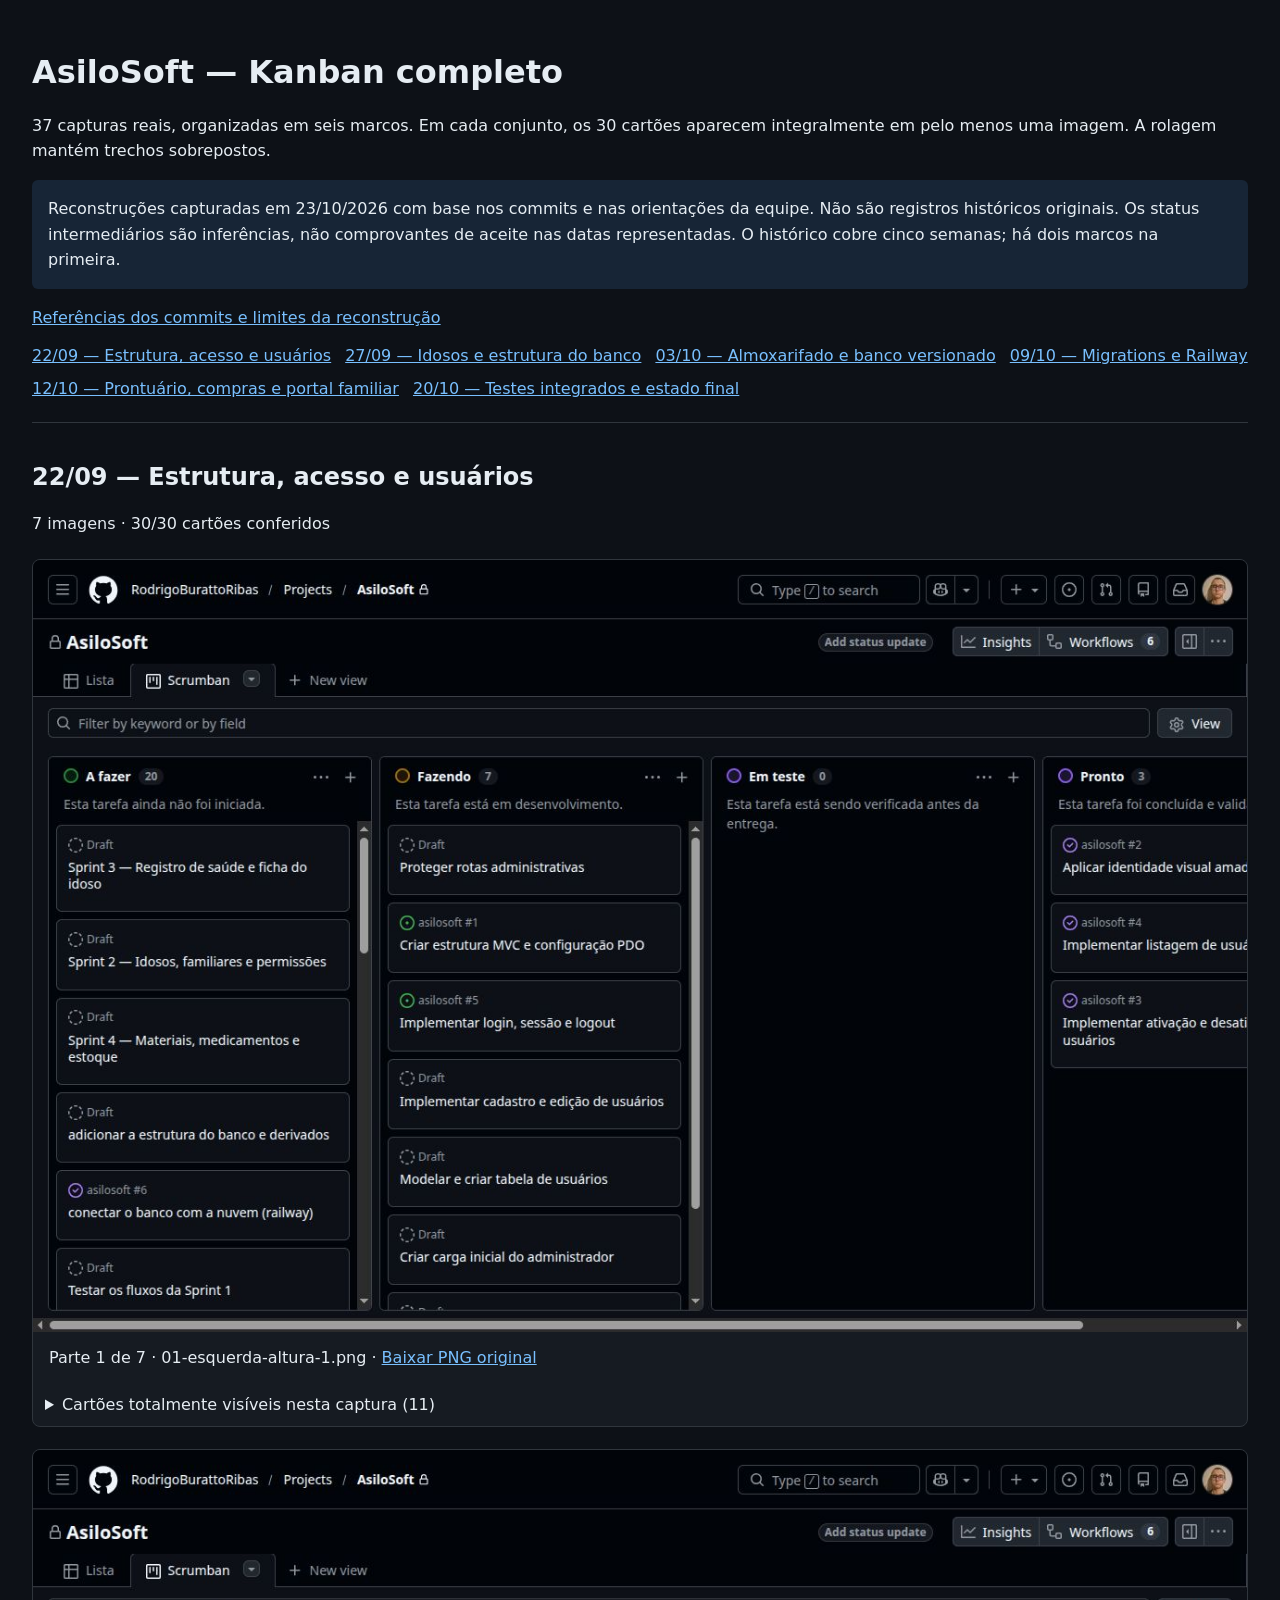
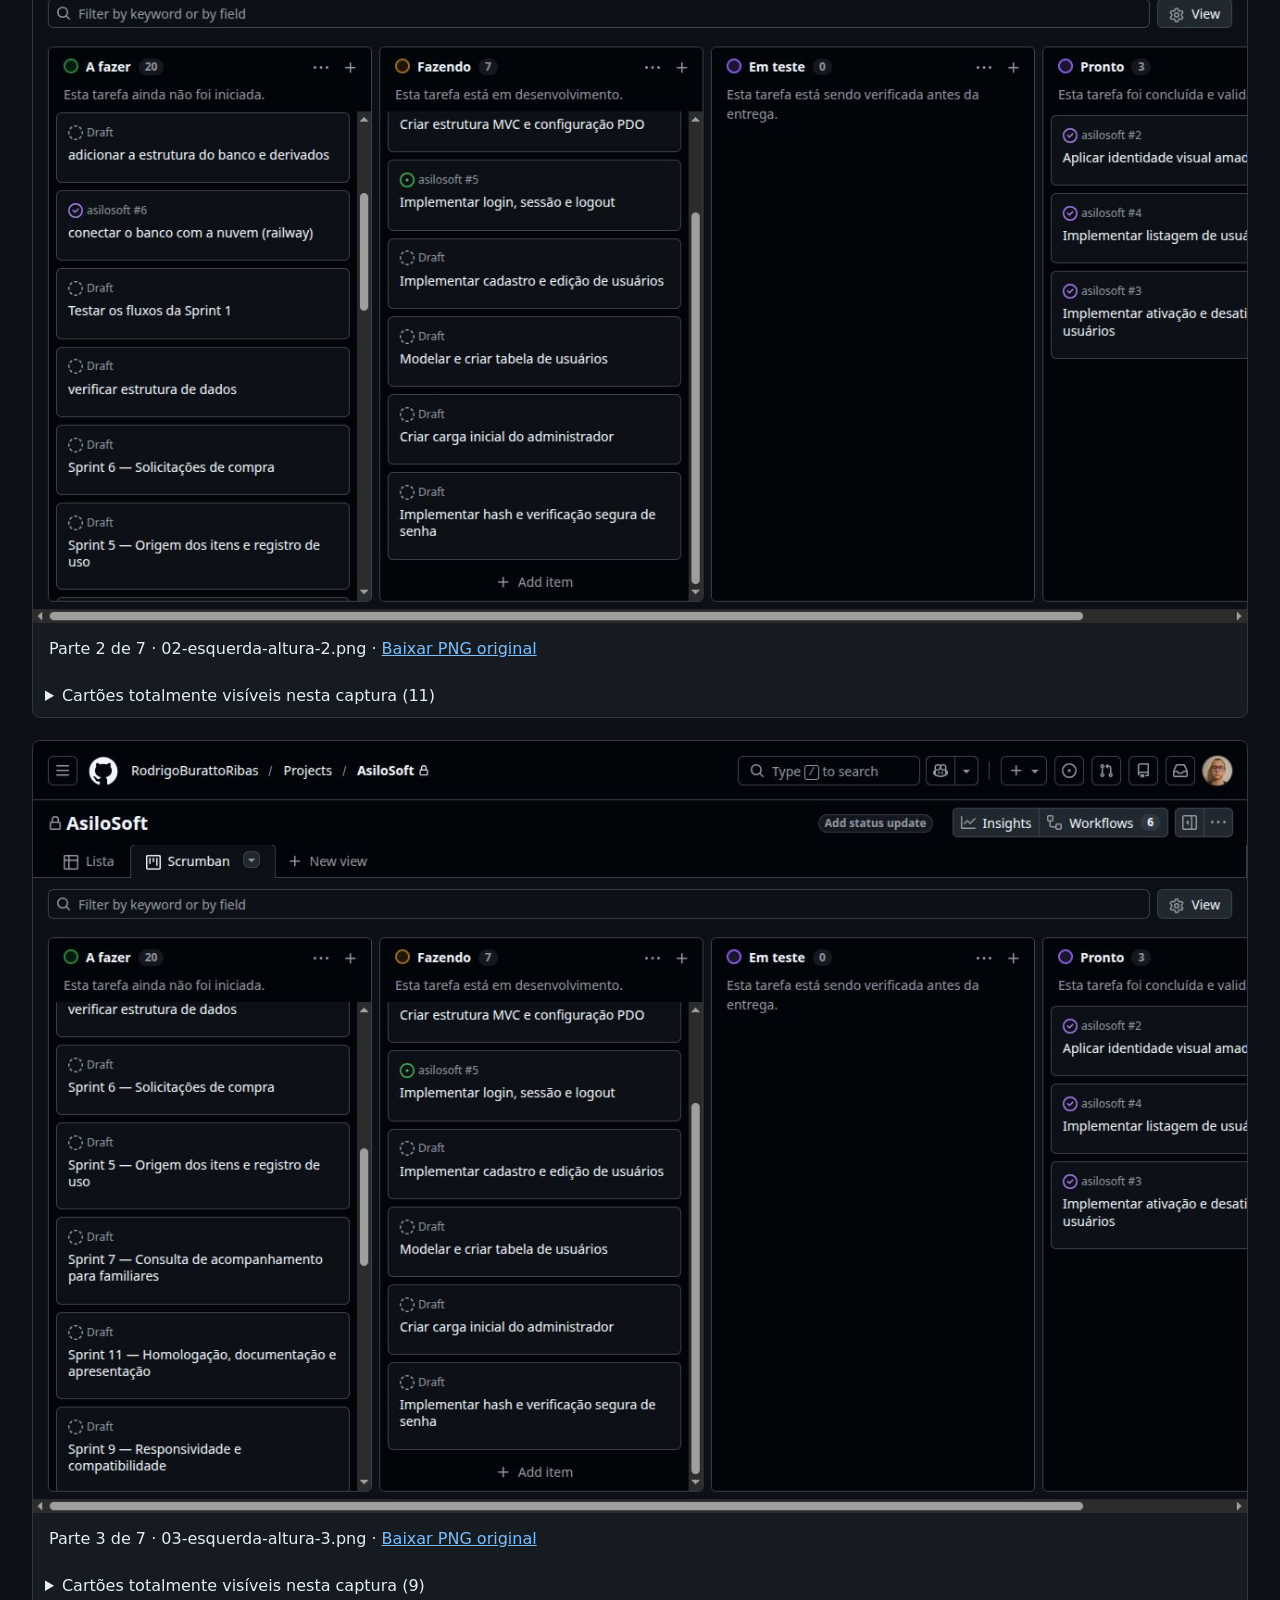
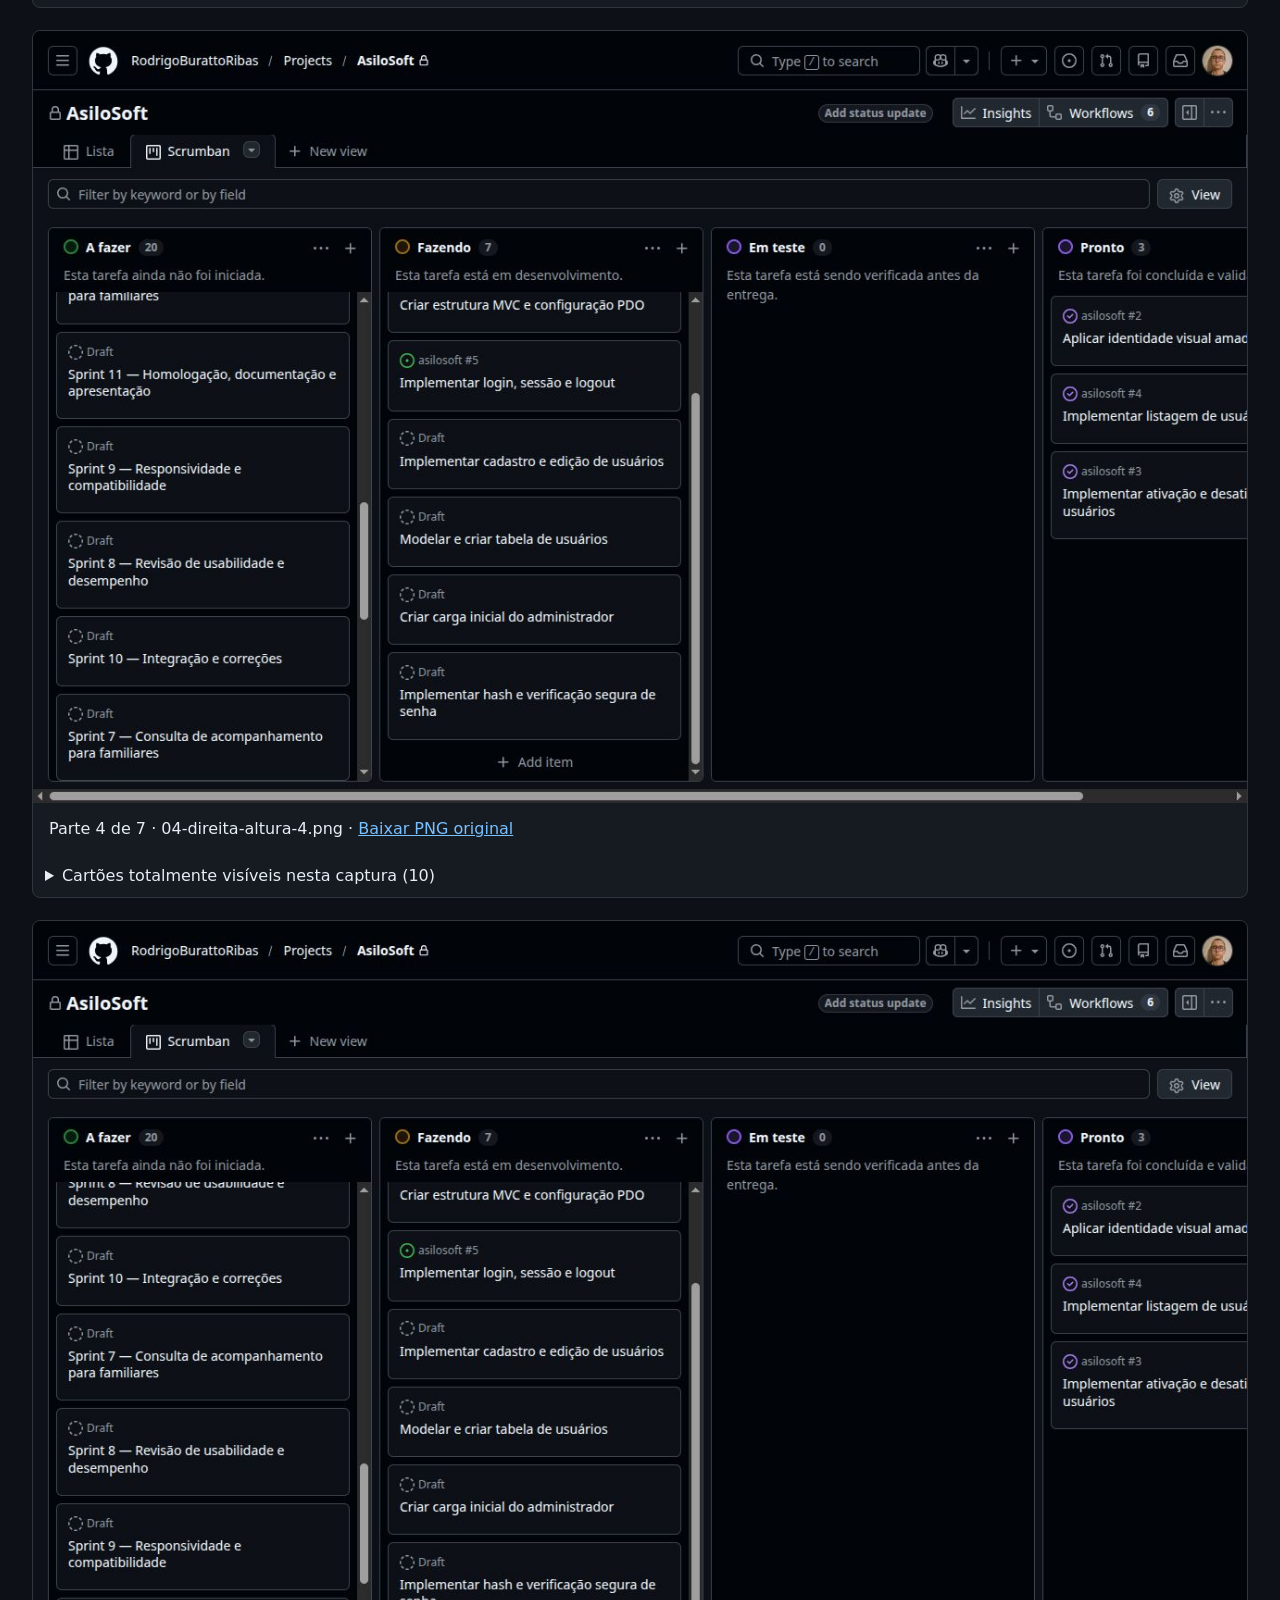
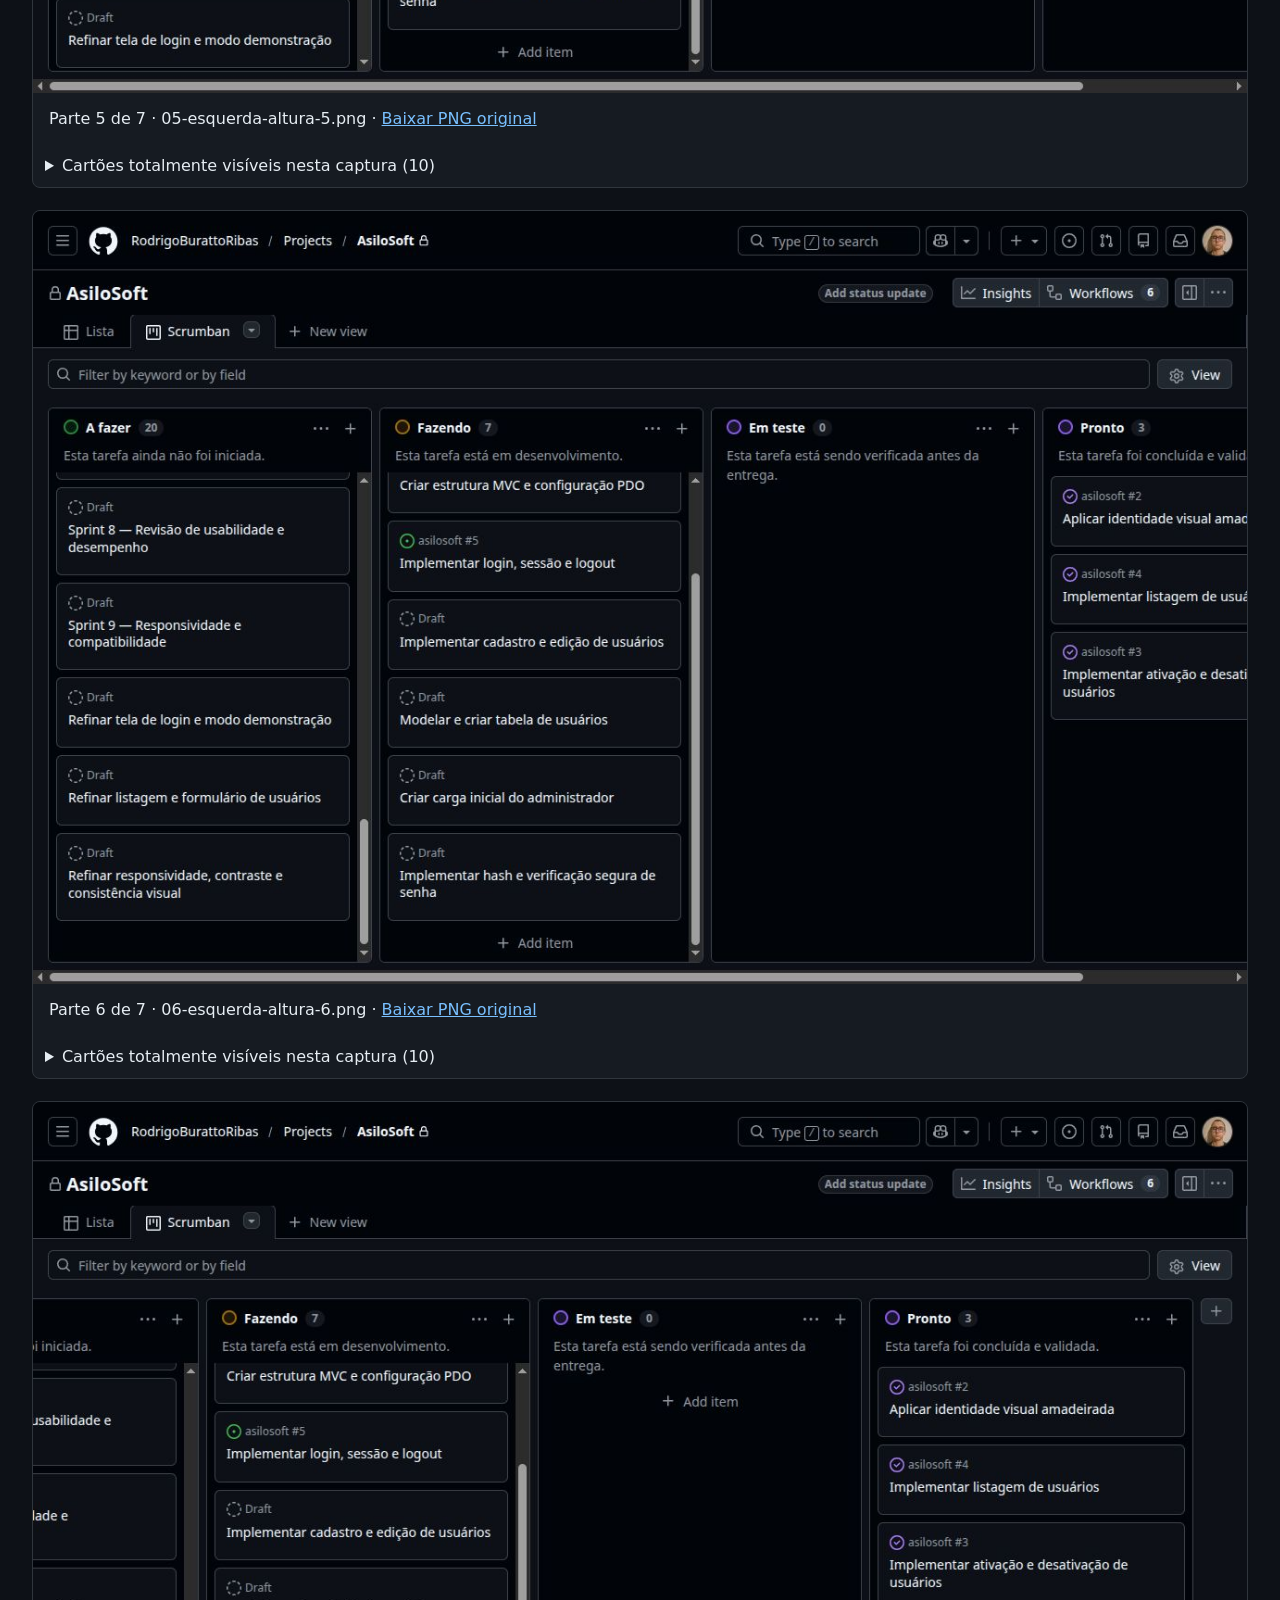
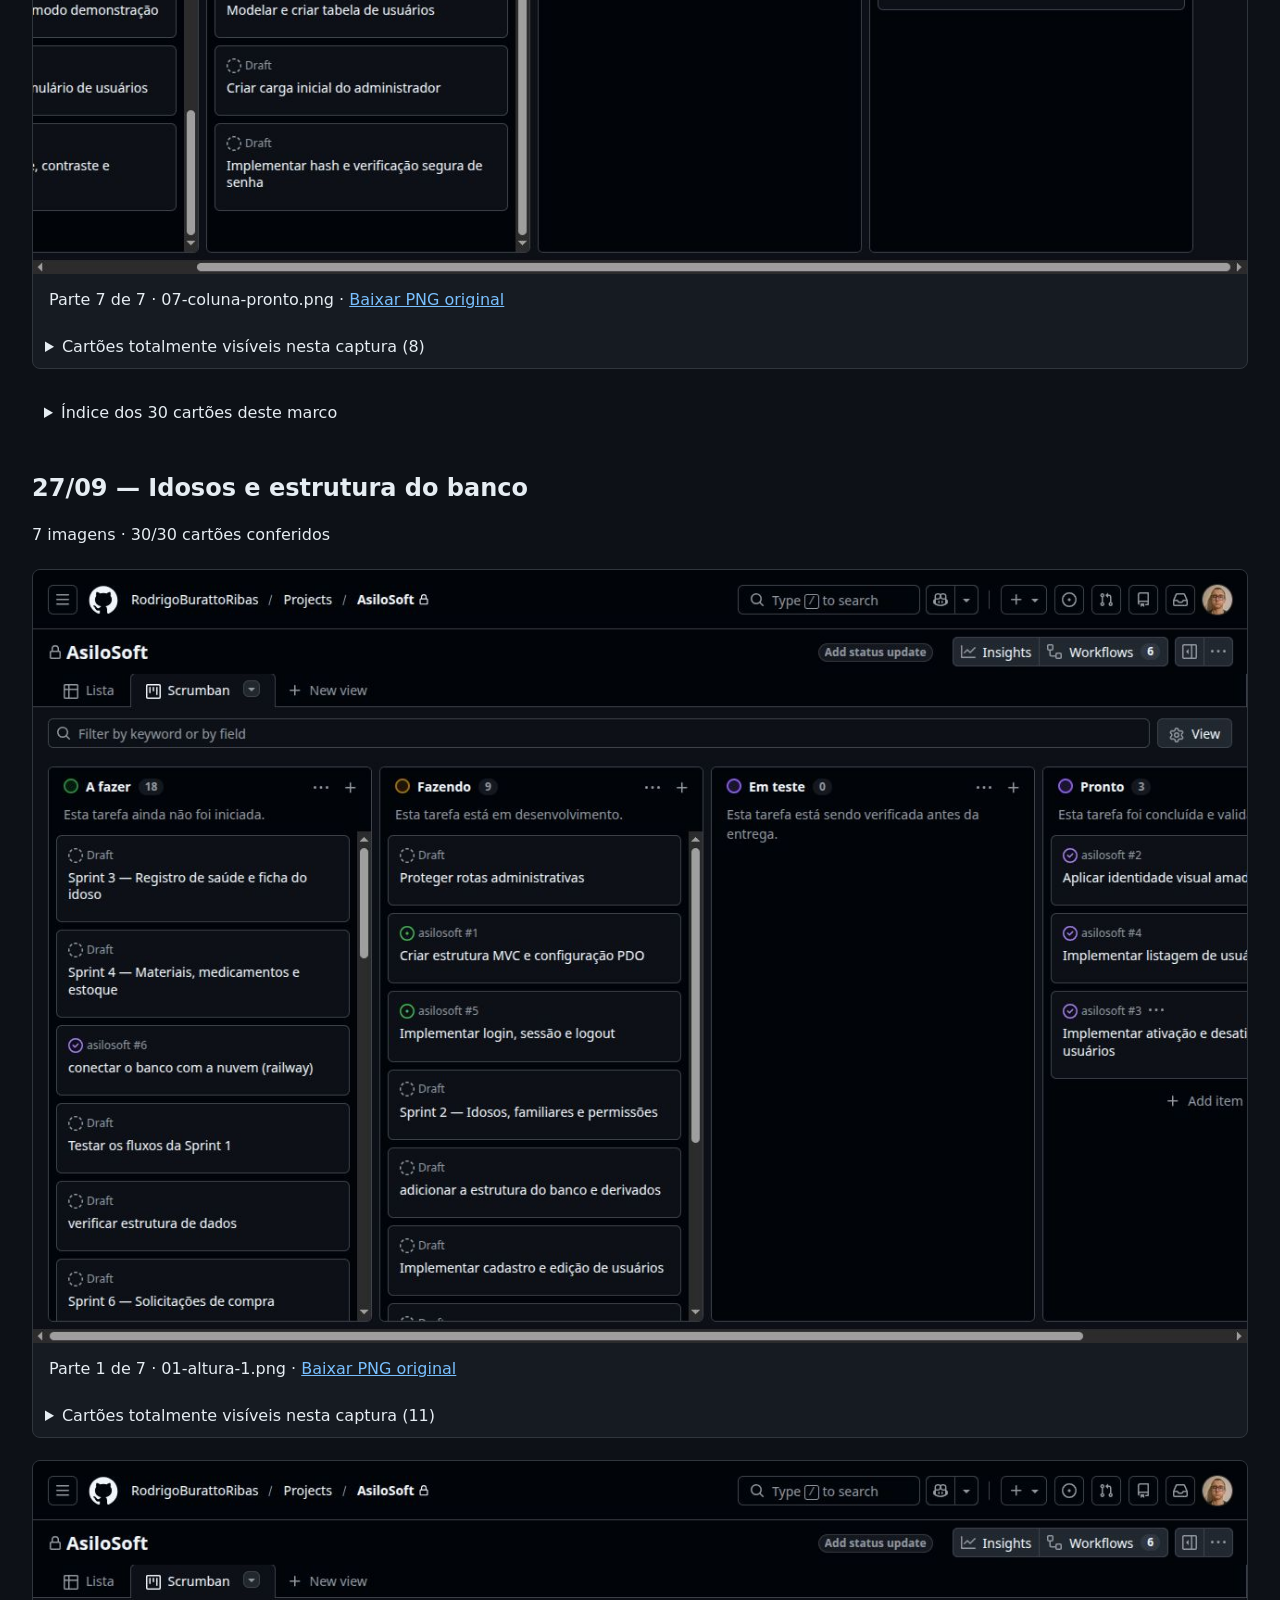
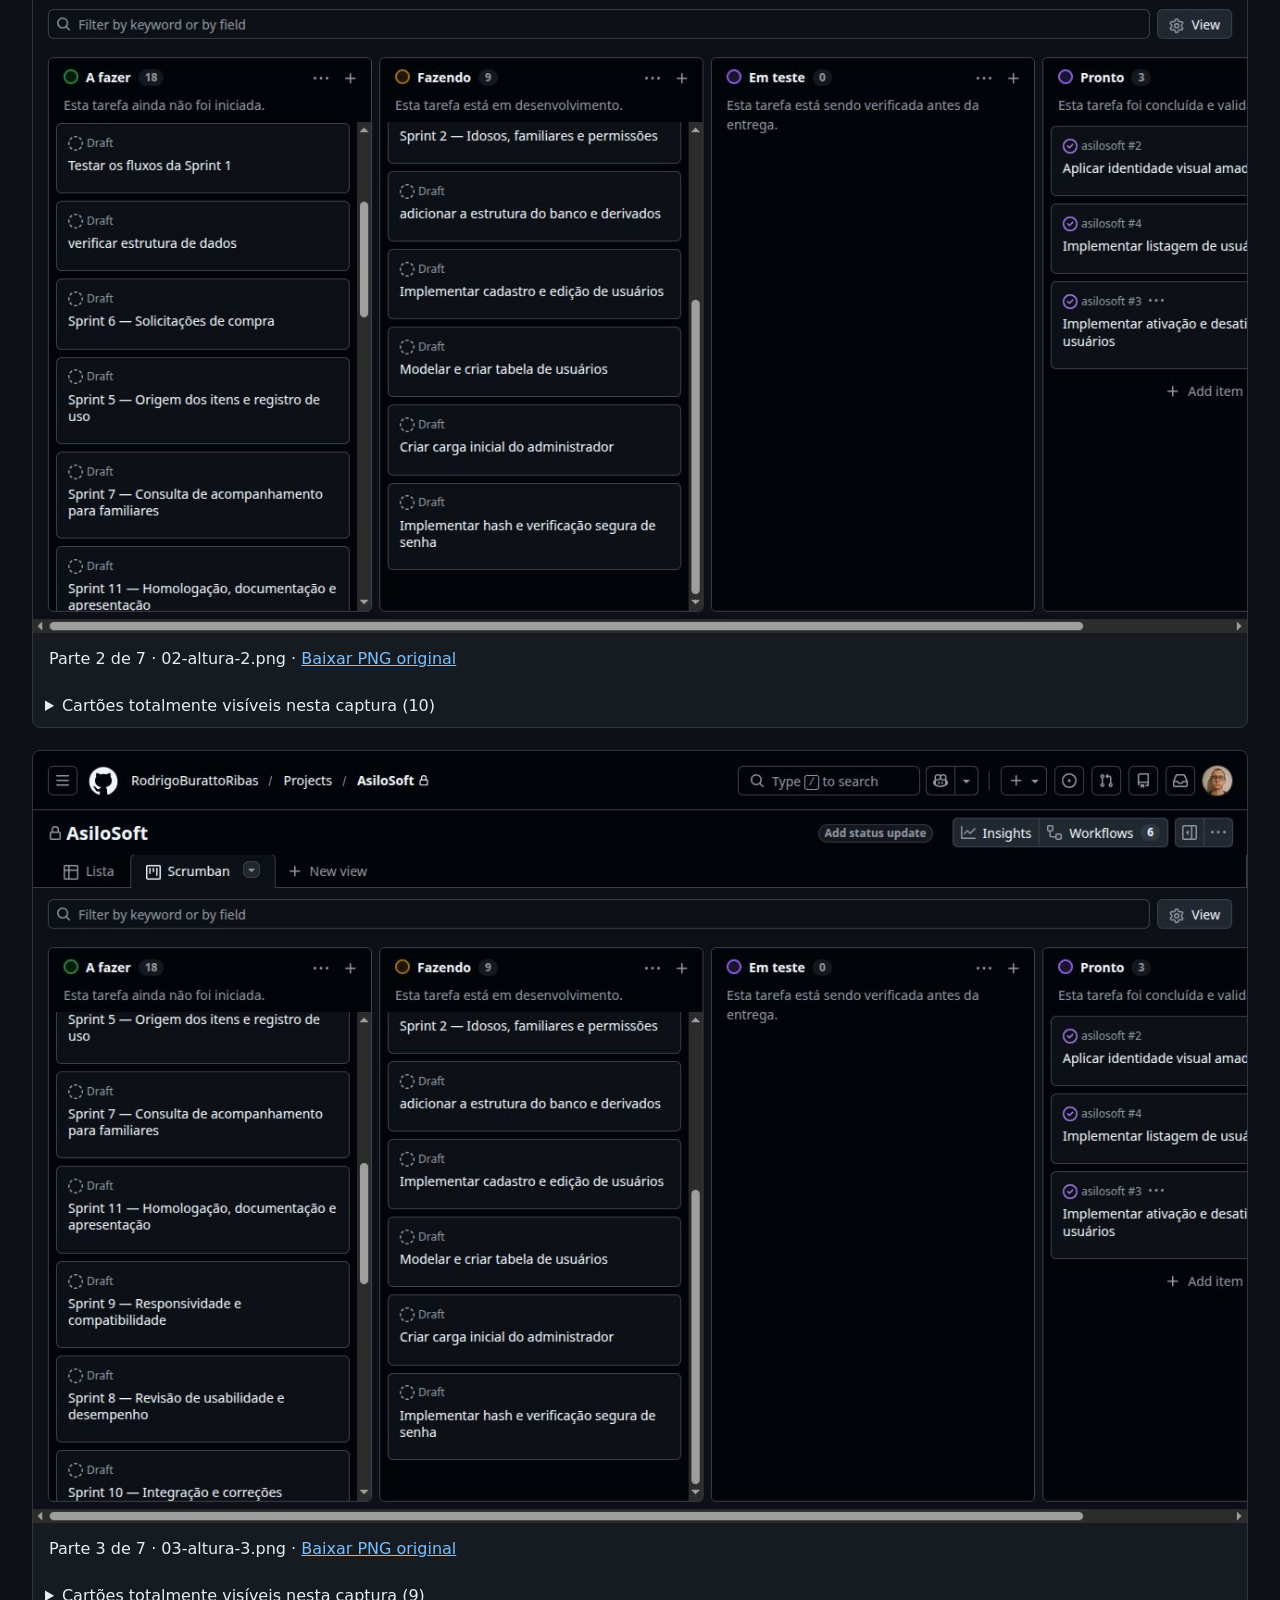
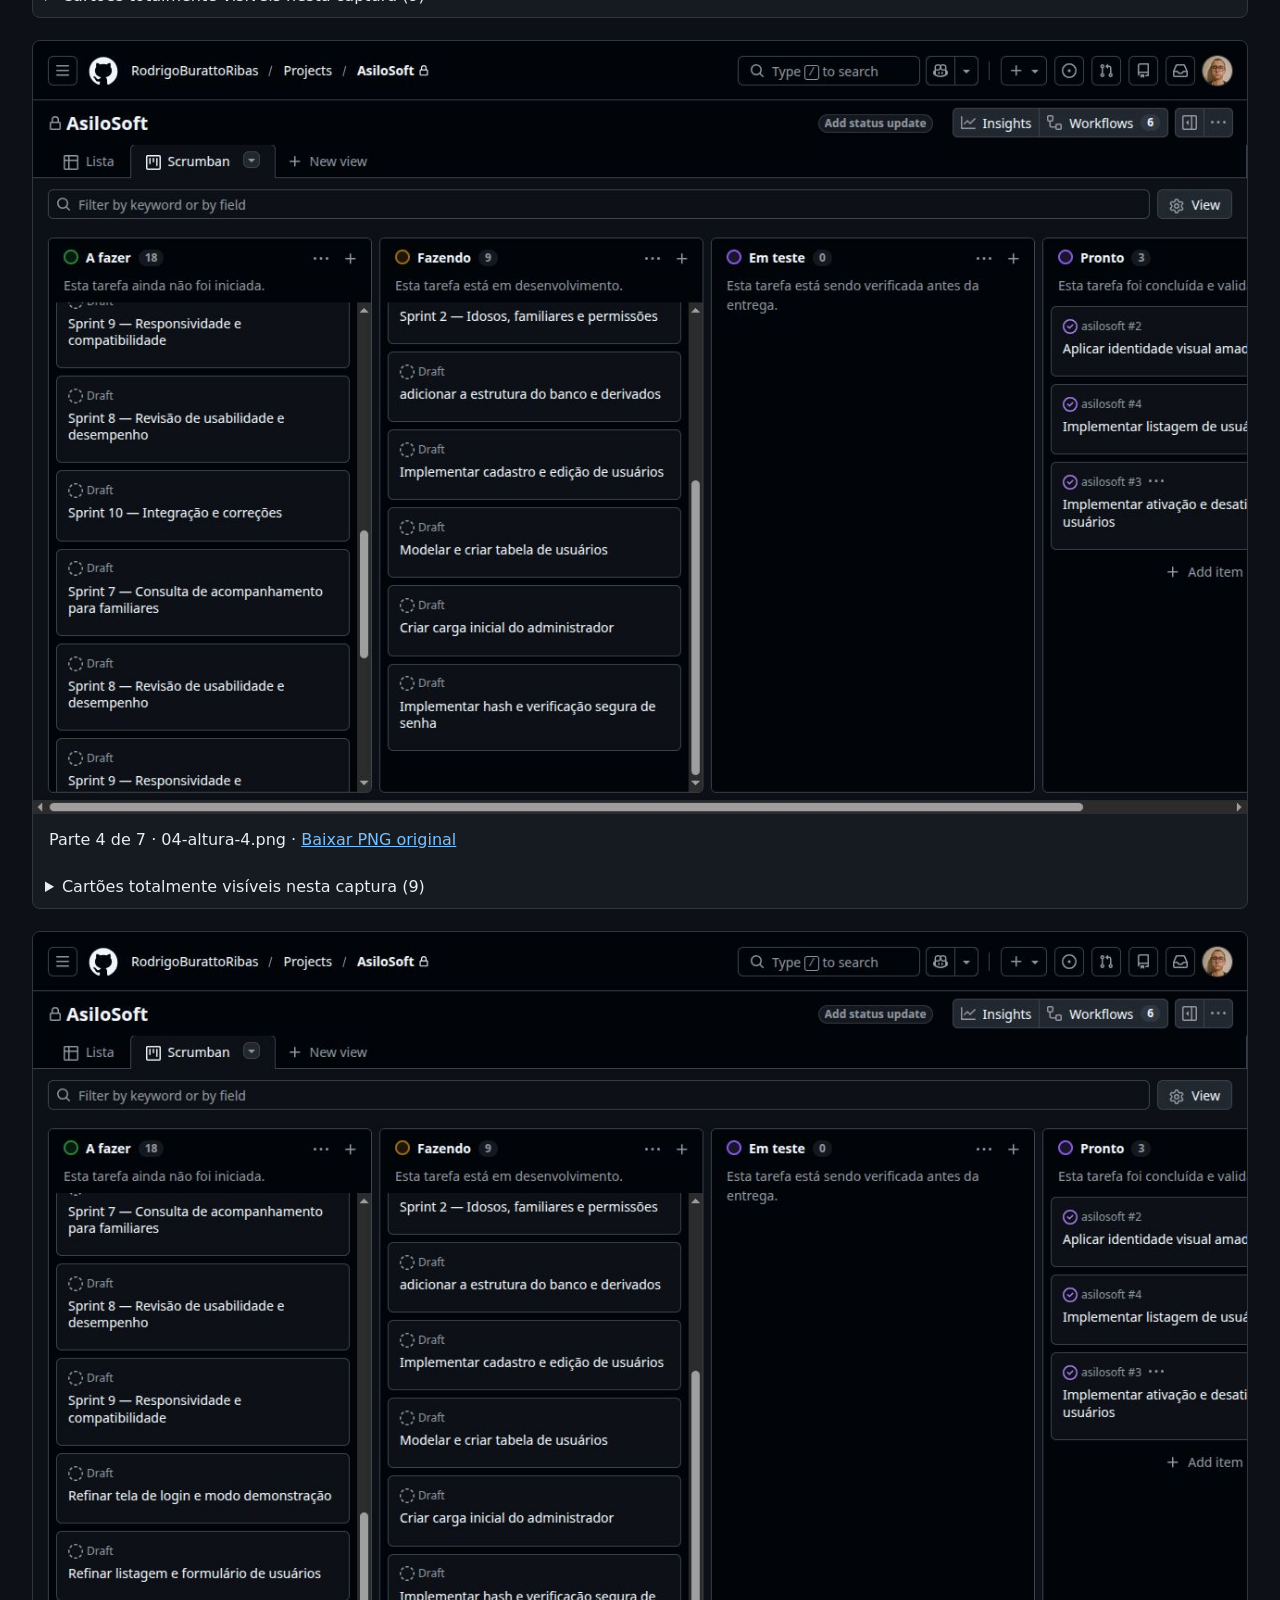
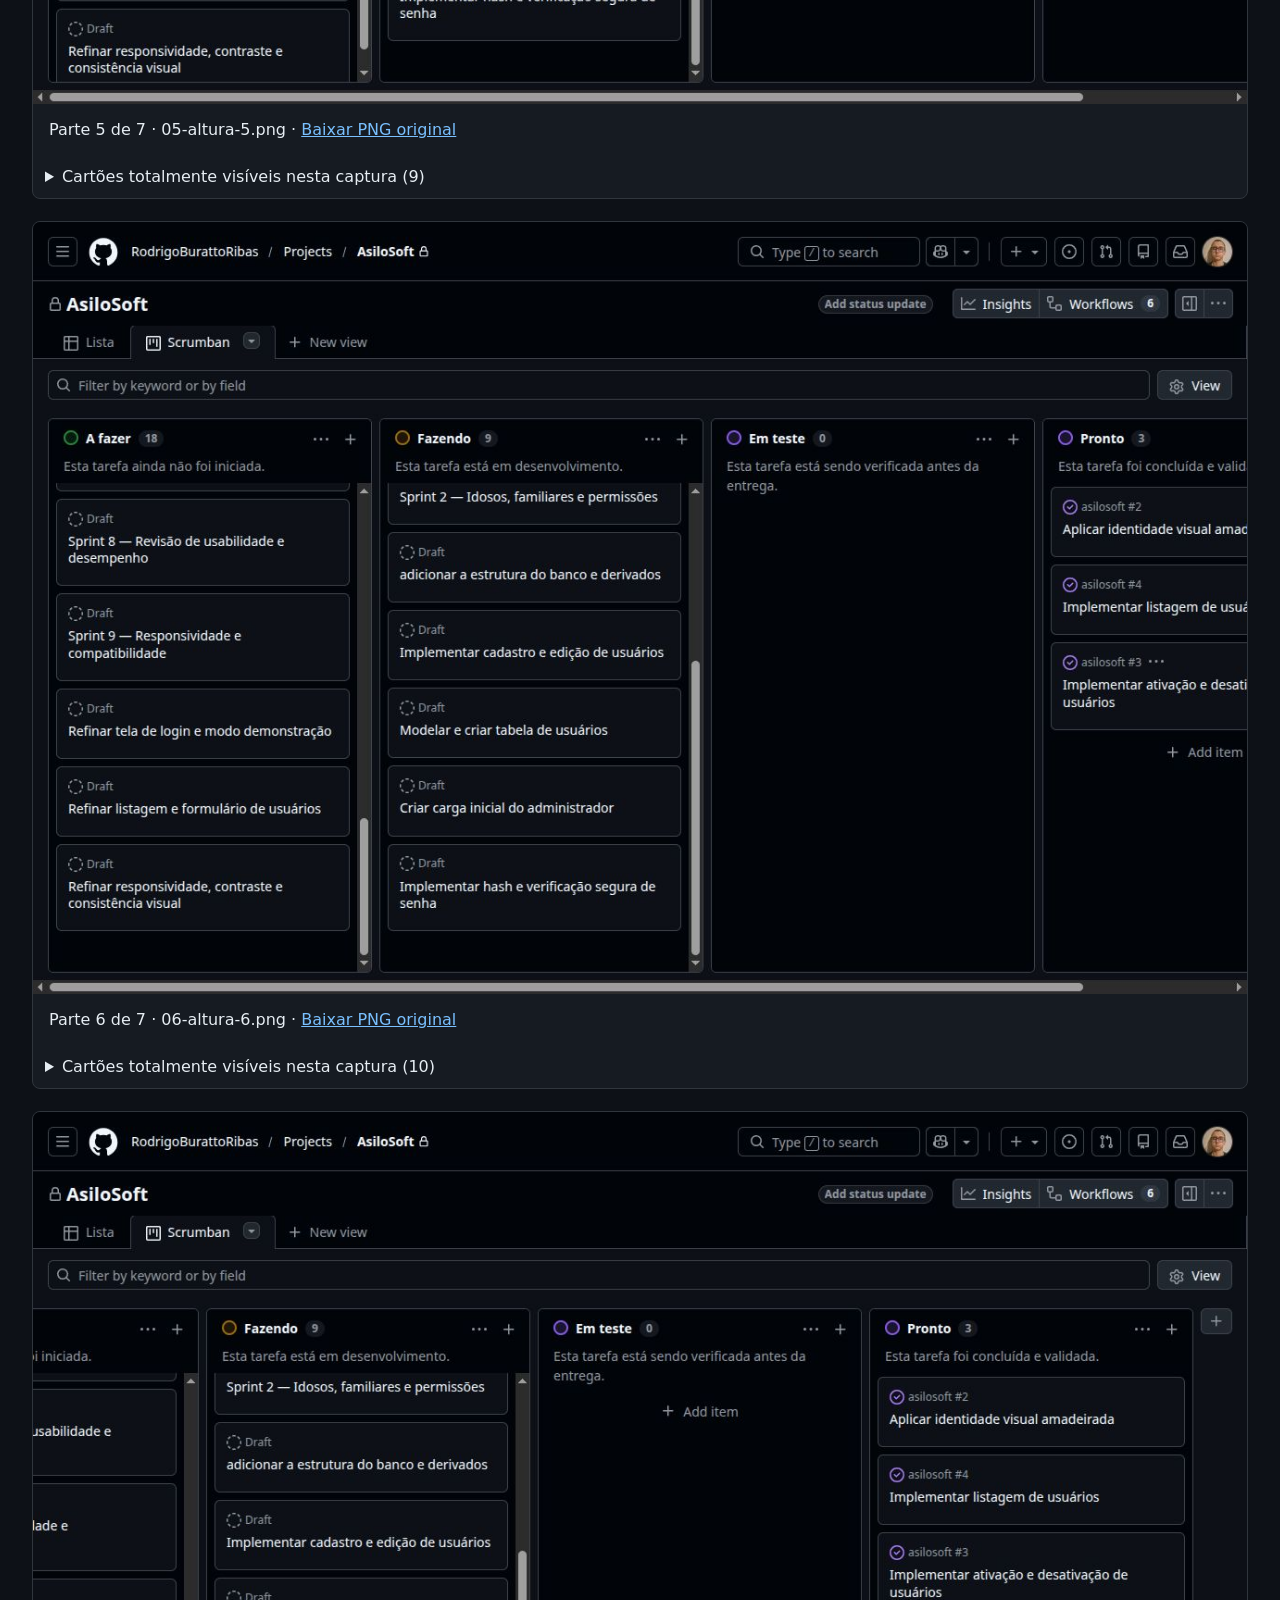
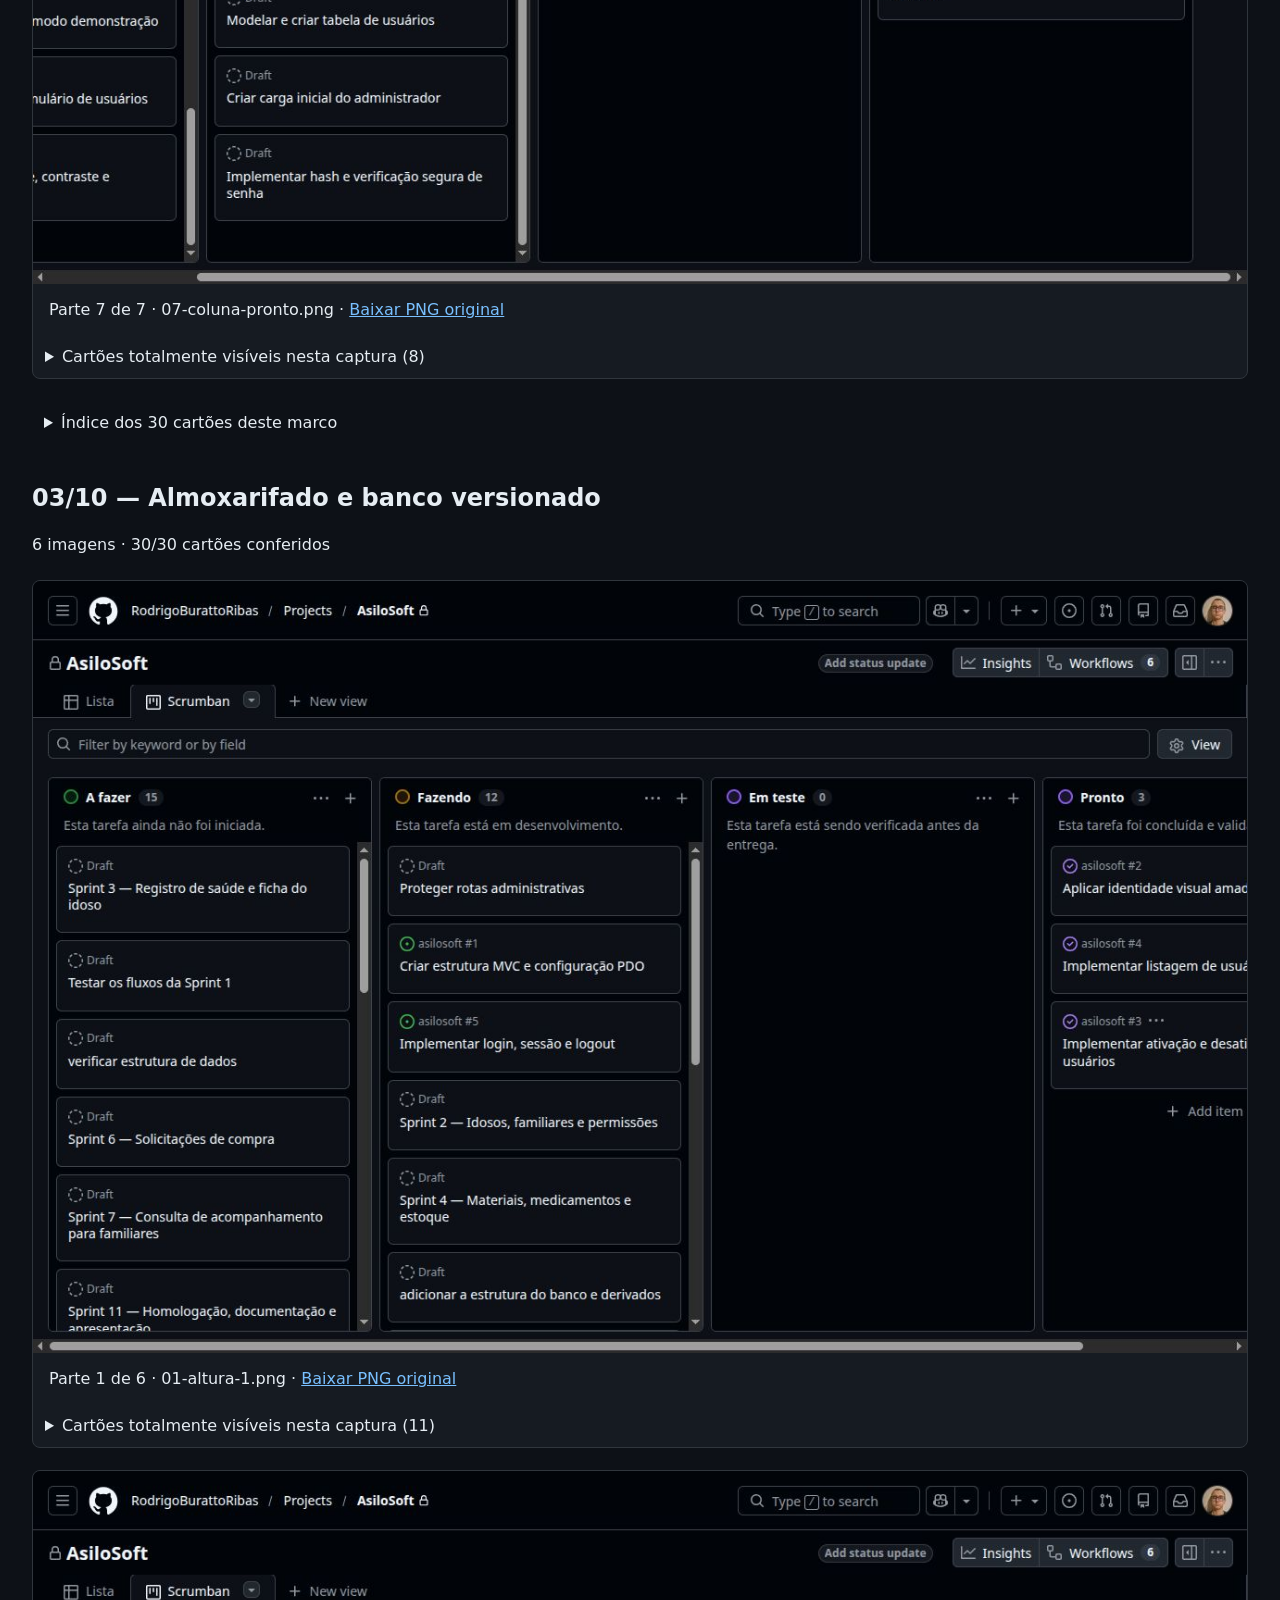
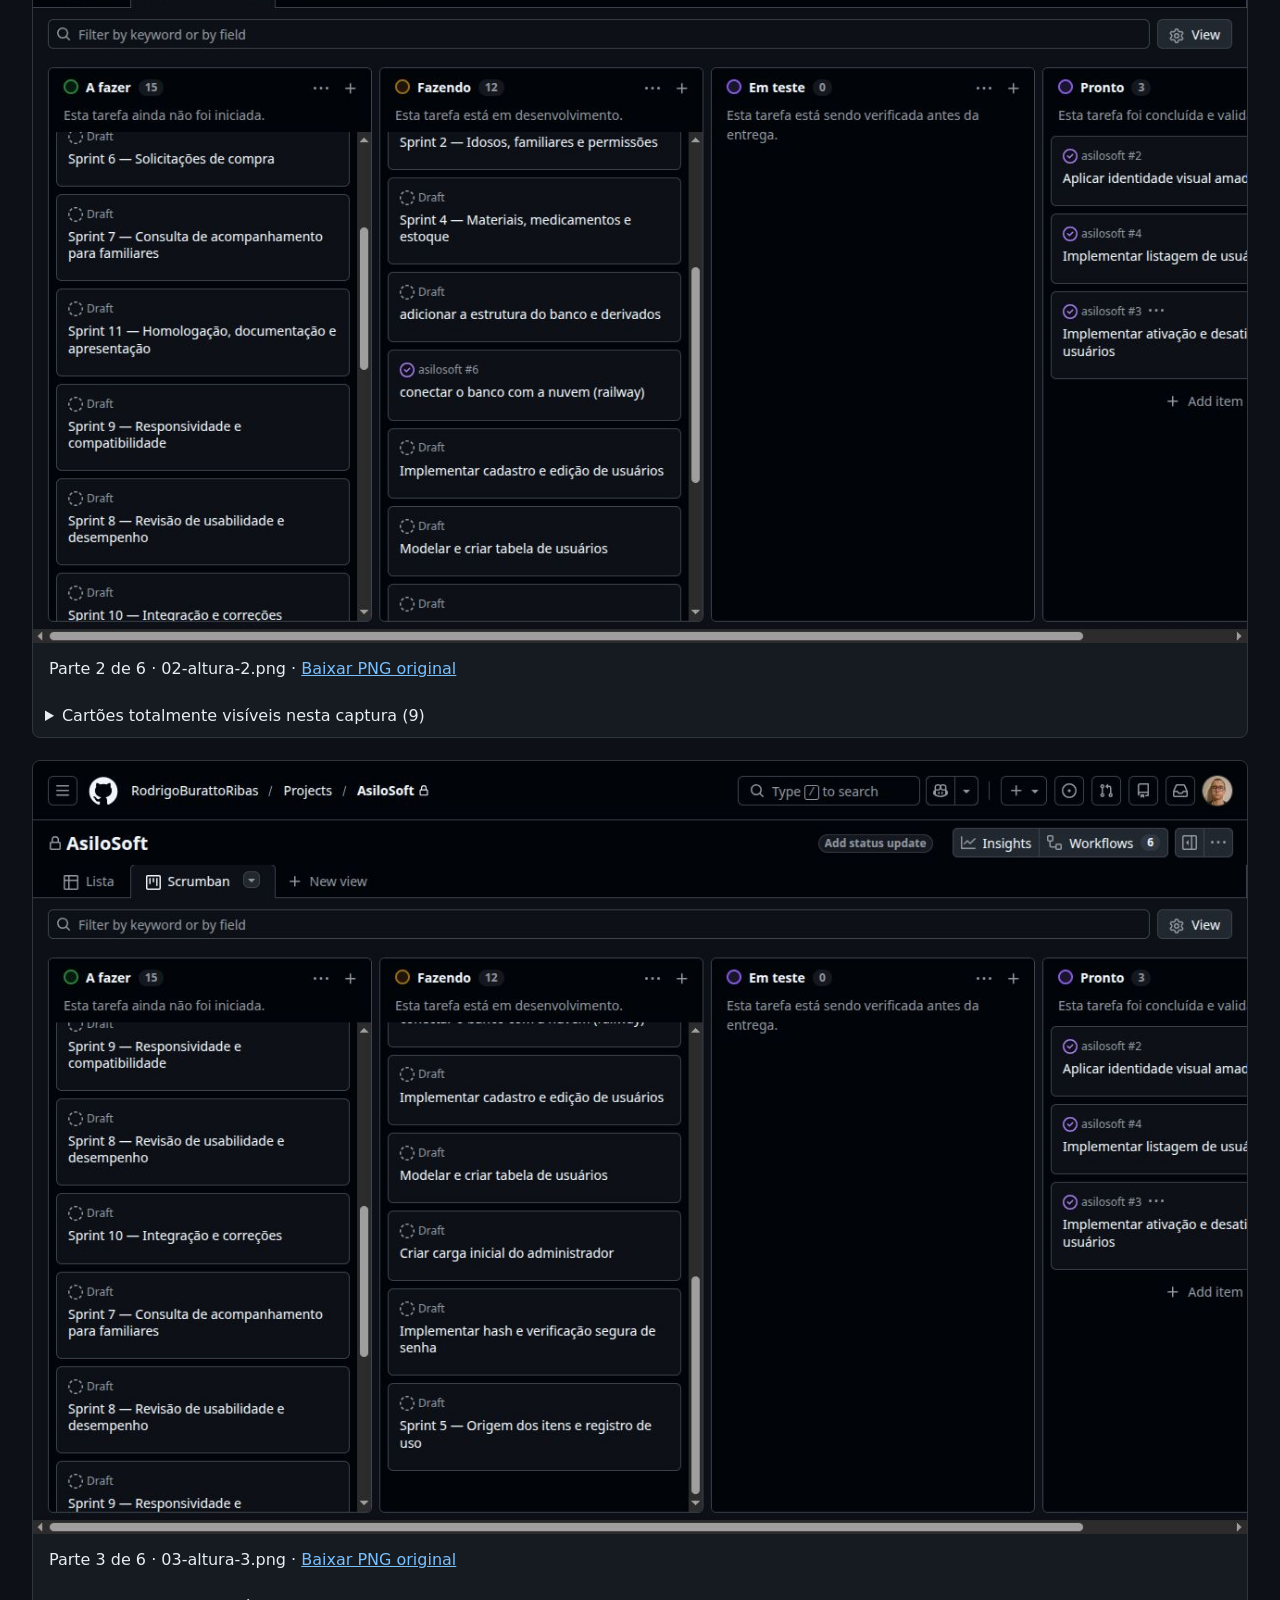
<file: output/kanban-evolucao/completas/index.html>
<!doctype html><html lang="pt-BR"><meta charset="utf-8"><meta name="viewport" content="width=device-width,initial-scale=1"><title>AsiloSoft — Capturas completas do Kanban</title><style>body{font:16px system-ui;background:#0d1117;color:#e6edf3;margin:0 auto;padding:32px;max-width:1400px}a{color:#79c0ff}header{padding-bottom:24px;border-bottom:1px solid #30363d}nav{display:flex;gap:14px;flex-wrap:wrap}section{margin:40px 0}figure{margin:22px 0;background:#161b22;border:1px solid #30363d;border-radius:8px;overflow:hidden}img{display:block;width:100%;height:auto}figcaption{padding:16px}details{padding:12px}summary{cursor:pointer}li{margin:8px 0}p{line-height:1.6}.note{padding:16px;background:#172536;border-radius:6px}h2{scroll-margin-top:16px}</style><header><h1>AsiloSoft — Kanban completo</h1><p>37 capturas reais, organizadas em seis marcos. Em cada conjunto, os 30 cartões aparecem integralmente em pelo menos uma imagem. A rolagem mantém trechos sobrepostos.</p><p class="note">Reconstruções capturadas em 23/10/2026 com base nos commits e nas orientações da equipe. Não são registros históricos originais. Os status intermediários são inferências, não comprovantes de aceite nas datas representadas. O histórico cobre cinco semanas; há dois marcos na primeira.</p><p><a href="LEIA-ME.md">Referências dos commits e limites da reconstrução</a></p><nav><a href="#01-2026-09-22">22/09 — Estrutura, acesso e usuários</a><a href="#02-2026-09-27">27/09 — Idosos e estrutura do banco</a><a href="#03-2026-10-03">03/10 — Almoxarifado e banco versionado</a><a href="#04-2026-10-09">09/10 — Migrations e Railway</a><a href="#05-2026-10-12">12/10 — Prontuário, compras e portal familiar</a><a href="#06-2026-10-20-final">20/10 — Testes integrados e estado final</a></nav></header><section id="01-2026-09-22"><h2>22/09 — Estrutura, acesso e usuários</h2><p>7 imagens · 30/30 cartões conferidos</p><figure id="01-2026-09-22-p1"><a target="_blank" href="01-2026-09-22/01-esquerda-altura-1.png"><img loading="lazy" src="01-2026-09-22/01-esquerda-altura-1.png" alt="22/09 — Estrutura, acesso e usuários — parte 1"></a><figcaption>Parte 1 de 7 · 01-esquerda-altura-1.png · <a href="01-2026-09-22/01-esquerda-altura-1.png" download>Baixar PNG original</a></figcaption><details><summary>Cartões totalmente visíveis nesta captura (11)</summary><ul><li>Sprint 3 — Registro de saúde e ficha do idoso <small>(251830180)</small></li><li>Sprint 2 — Idosos, familiares e permissões <small>(251830178)</small></li><li>Sprint 4 — Materiais, medicamentos e estoque <small>(251830182)</small></li><li>adicionar a estrutura do banco e derivados <small>(263114908)</small></li><li>conectar o banco com a nuvem (railway) <small>(257186094)</small></li><li>Proteger rotas administrativas <small>(251826902)</small></li><li>Criar estrutura MVC e configuração PDO <small>(251826481)</small></li><li>Implementar login, sessão e logout <small>(251826877)</small></li><li>Implementar cadastro e edição de usuários <small>(251826980)</small></li><li>Modelar e criar tabela de usuários <small>(251826624)</small></li><li>Criar carga inicial do administrador <small>(251826688)</small></li></ul></details></figure><figure id="01-2026-09-22-p2"><a target="_blank" href="01-2026-09-22/02-esquerda-altura-2.png"><img loading="lazy" src="01-2026-09-22/02-esquerda-altura-2.png" alt="22/09 — Estrutura, acesso e usuários — parte 2"></a><figcaption>Parte 2 de 7 · 02-esquerda-altura-2.png · <a href="01-2026-09-22/02-esquerda-altura-2.png" download>Baixar PNG original</a></figcaption><details><summary>Cartões totalmente visíveis nesta captura (11)</summary><ul><li>adicionar a estrutura do banco e derivados <small>(263114908)</small></li><li>conectar o banco com a nuvem (railway) <small>(257186094)</small></li><li>Testar os fluxos da Sprint 1 <small>(251826778)</small></li><li>verificar estrutura de dados <small>(263115175)</small></li><li>Sprint 6 — Solicitações de compra <small>(251830185)</small></li><li>Sprint 5 — Origem dos itens e registro de uso <small>(251830183)</small></li><li>Implementar login, sessão e logout <small>(251826877)</small></li><li>Implementar cadastro e edição de usuários <small>(251826980)</small></li><li>Modelar e criar tabela de usuários <small>(251826624)</small></li><li>Criar carga inicial do administrador <small>(251826688)</small></li><li>Implementar hash e verificação segura de senha <small>(251826740)</small></li></ul></details></figure><figure id="01-2026-09-22-p3"><a target="_blank" href="01-2026-09-22/03-esquerda-altura-3.png"><img loading="lazy" src="01-2026-09-22/03-esquerda-altura-3.png" alt="22/09 — Estrutura, acesso e usuários — parte 3"></a><figcaption>Parte 3 de 7 · 03-esquerda-altura-3.png · <a href="01-2026-09-22/03-esquerda-altura-3.png" download>Baixar PNG original</a></figcaption><details><summary>Cartões totalmente visíveis nesta captura (9)</summary><ul><li>Sprint 6 — Solicitações de compra <small>(251830185)</small></li><li>Sprint 5 — Origem dos itens e registro de uso <small>(251830183)</small></li><li>Sprint 7 — Consulta de acompanhamento para familiares <small>(251830245)</small></li><li>Sprint 11 — Homologação, documentação e apresentação <small>(251830251)</small></li><li>Implementar login, sessão e logout <small>(251826877)</small></li><li>Implementar cadastro e edição de usuários <small>(251826980)</small></li><li>Modelar e criar tabela de usuários <small>(251826624)</small></li><li>Criar carga inicial do administrador <small>(251826688)</small></li><li>Implementar hash e verificação segura de senha <small>(251826740)</small></li></ul></details></figure><figure id="01-2026-09-22-p4"><a target="_blank" href="01-2026-09-22/04-direita-altura-4.png"><img loading="lazy" src="01-2026-09-22/04-direita-altura-4.png" alt="22/09 — Estrutura, acesso e usuários — parte 4"></a><figcaption>Parte 4 de 7 · 04-direita-altura-4.png · <a href="01-2026-09-22/04-direita-altura-4.png" download>Baixar PNG original</a></figcaption><details><summary>Cartões totalmente visíveis nesta captura (10)</summary><ul><li>Sprint 11 — Homologação, documentação e apresentação <small>(251830251)</small></li><li>Sprint 9 — Responsividade e compatibilidade <small>(251830249)</small></li><li>Sprint 8 — Revisão de usabilidade e desempenho <small>(251830247)</small></li><li>Sprint 10 — Integração e correções <small>(251830250)</small></li><li>Sprint 7 — Consulta de acompanhamento para familiares <small>(251830287)</small></li><li>Implementar login, sessão e logout <small>(251826877)</small></li><li>Implementar cadastro e edição de usuários <small>(251826980)</small></li><li>Modelar e criar tabela de usuários <small>(251826624)</small></li><li>Criar carga inicial do administrador <small>(251826688)</small></li><li>Implementar hash e verificação segura de senha <small>(251826740)</small></li></ul></details></figure><figure id="01-2026-09-22-p5"><a target="_blank" href="01-2026-09-22/05-esquerda-altura-5.png"><img loading="lazy" src="01-2026-09-22/05-esquerda-altura-5.png" alt="22/09 — Estrutura, acesso e usuários — parte 5"></a><figcaption>Parte 5 de 7 · 05-esquerda-altura-5.png · <a href="01-2026-09-22/05-esquerda-altura-5.png" download>Baixar PNG original</a></figcaption><details><summary>Cartões totalmente visíveis nesta captura (10)</summary><ul><li>Sprint 10 — Integração e correções <small>(251830250)</small></li><li>Sprint 7 — Consulta de acompanhamento para familiares <small>(251830287)</small></li><li>Sprint 8 — Revisão de usabilidade e desempenho <small>(251830290)</small></li><li>Sprint 9 — Responsividade e compatibilidade <small>(251830288)</small></li><li>Refinar tela de login e modo demonstração <small>(252601739)</small></li><li>Implementar login, sessão e logout <small>(251826877)</small></li><li>Implementar cadastro e edição de usuários <small>(251826980)</small></li><li>Modelar e criar tabela de usuários <small>(251826624)</small></li><li>Criar carga inicial do administrador <small>(251826688)</small></li><li>Implementar hash e verificação segura de senha <small>(251826740)</small></li></ul></details></figure><figure id="01-2026-09-22-p6"><a target="_blank" href="01-2026-09-22/06-esquerda-altura-6.png"><img loading="lazy" src="01-2026-09-22/06-esquerda-altura-6.png" alt="22/09 — Estrutura, acesso e usuários — parte 6"></a><figcaption>Parte 6 de 7 · 06-esquerda-altura-6.png · <a href="01-2026-09-22/06-esquerda-altura-6.png" download>Baixar PNG original</a></figcaption><details><summary>Cartões totalmente visíveis nesta captura (10)</summary><ul><li>Sprint 8 — Revisão de usabilidade e desempenho <small>(251830290)</small></li><li>Sprint 9 — Responsividade e compatibilidade <small>(251830288)</small></li><li>Refinar tela de login e modo demonstração <small>(252601739)</small></li><li>Refinar listagem e formulário de usuários <small>(252601892)</small></li><li>Refinar responsividade, contraste e consistência visual <small>(252601961)</small></li><li>Implementar login, sessão e logout <small>(251826877)</small></li><li>Implementar cadastro e edição de usuários <small>(251826980)</small></li><li>Modelar e criar tabela de usuários <small>(251826624)</small></li><li>Criar carga inicial do administrador <small>(251826688)</small></li><li>Implementar hash e verificação segura de senha <small>(251826740)</small></li></ul></details></figure><figure id="01-2026-09-22-p7"><a target="_blank" href="01-2026-09-22/07-coluna-pronto.png"><img loading="lazy" src="01-2026-09-22/07-coluna-pronto.png" alt="22/09 — Estrutura, acesso e usuários — parte 7"></a><figcaption>Parte 7 de 7 · 07-coluna-pronto.png · <a href="01-2026-09-22/07-coluna-pronto.png" download>Baixar PNG original</a></figcaption><details><summary>Cartões totalmente visíveis nesta captura (8)</summary><ul><li>Implementar login, sessão e logout <small>(251826877)</small></li><li>Implementar cadastro e edição de usuários <small>(251826980)</small></li><li>Modelar e criar tabela de usuários <small>(251826624)</small></li><li>Criar carga inicial do administrador <small>(251826688)</small></li><li>Implementar hash e verificação segura de senha <small>(251826740)</small></li><li>Aplicar identidade visual amadeirada <small>(251827025)</small></li><li>Implementar listagem de usuários <small>(251826937)</small></li><li>Implementar ativação e desativação de usuários <small>(251827000)</small></li></ul></details></figure><details><summary>Índice dos 30 cartões deste marco</summary><ul><li>Sprint 3 — Registro de saúde e ficha do idoso <small>(251830180)</small> — <a href="#01-2026-09-22-p1">parte 1</a></li><li>Sprint 2 — Idosos, familiares e permissões <small>(251830178)</small> — <a href="#01-2026-09-22-p1">parte 1</a></li><li>Sprint 4 — Materiais, medicamentos e estoque <small>(251830182)</small> — <a href="#01-2026-09-22-p1">parte 1</a></li><li>adicionar a estrutura do banco e derivados <small>(263114908)</small> — <a href="#01-2026-09-22-p1">parte 1</a>, <a href="#01-2026-09-22-p2">parte 2</a></li><li>conectar o banco com a nuvem (railway) <small>(257186094)</small> — <a href="#01-2026-09-22-p1">parte 1</a>, <a href="#01-2026-09-22-p2">parte 2</a></li><li>Proteger rotas administrativas <small>(251826902)</small> — <a href="#01-2026-09-22-p1">parte 1</a></li><li>Criar estrutura MVC e configuração PDO <small>(251826481)</small> — <a href="#01-2026-09-22-p1">parte 1</a></li><li>Implementar login, sessão e logout <small>(251826877)</small> — <a href="#01-2026-09-22-p1">parte 1</a>, <a href="#01-2026-09-22-p2">parte 2</a>, <a href="#01-2026-09-22-p3">parte 3</a>, <a href="#01-2026-09-22-p4">parte 4</a>, <a href="#01-2026-09-22-p5">parte 5</a>, <a href="#01-2026-09-22-p6">parte 6</a>, <a href="#01-2026-09-22-p7">parte 7</a></li><li>Implementar cadastro e edição de usuários <small>(251826980)</small> — <a href="#01-2026-09-22-p1">parte 1</a>, <a href="#01-2026-09-22-p2">parte 2</a>, <a href="#01-2026-09-22-p3">parte 3</a>, <a href="#01-2026-09-22-p4">parte 4</a>, <a href="#01-2026-09-22-p5">parte 5</a>, <a href="#01-2026-09-22-p6">parte 6</a>, <a href="#01-2026-09-22-p7">parte 7</a></li><li>Modelar e criar tabela de usuários <small>(251826624)</small> — <a href="#01-2026-09-22-p1">parte 1</a>, <a href="#01-2026-09-22-p2">parte 2</a>, <a href="#01-2026-09-22-p3">parte 3</a>, <a href="#01-2026-09-22-p4">parte 4</a>, <a href="#01-2026-09-22-p5">parte 5</a>, <a href="#01-2026-09-22-p6">parte 6</a>, <a href="#01-2026-09-22-p7">parte 7</a></li><li>Criar carga inicial do administrador <small>(251826688)</small> — <a href="#01-2026-09-22-p1">parte 1</a>, <a href="#01-2026-09-22-p2">parte 2</a>, <a href="#01-2026-09-22-p3">parte 3</a>, <a href="#01-2026-09-22-p4">parte 4</a>, <a href="#01-2026-09-22-p5">parte 5</a>, <a href="#01-2026-09-22-p6">parte 6</a>, <a href="#01-2026-09-22-p7">parte 7</a></li><li>Testar os fluxos da Sprint 1 <small>(251826778)</small> — <a href="#01-2026-09-22-p2">parte 2</a></li><li>verificar estrutura de dados <small>(263115175)</small> — <a href="#01-2026-09-22-p2">parte 2</a></li><li>Sprint 6 — Solicitações de compra <small>(251830185)</small> — <a href="#01-2026-09-22-p2">parte 2</a>, <a href="#01-2026-09-22-p3">parte 3</a></li><li>Sprint 5 — Origem dos itens e registro de uso <small>(251830183)</small> — <a href="#01-2026-09-22-p2">parte 2</a>, <a href="#01-2026-09-22-p3">parte 3</a></li><li>Implementar hash e verificação segura de senha <small>(251826740)</small> — <a href="#01-2026-09-22-p2">parte 2</a>, <a href="#01-2026-09-22-p3">parte 3</a>, <a href="#01-2026-09-22-p4">parte 4</a>, <a href="#01-2026-09-22-p5">parte 5</a>, <a href="#01-2026-09-22-p6">parte 6</a>, <a href="#01-2026-09-22-p7">parte 7</a></li><li>Sprint 7 — Consulta de acompanhamento para familiares <small>(251830245)</small> — <a href="#01-2026-09-22-p3">parte 3</a></li><li>Sprint 11 — Homologação, documentação e apresentação <small>(251830251)</small> — <a href="#01-2026-09-22-p3">parte 3</a>, <a href="#01-2026-09-22-p4">parte 4</a></li><li>Sprint 9 — Responsividade e compatibilidade <small>(251830249)</small> — <a href="#01-2026-09-22-p4">parte 4</a></li><li>Sprint 8 — Revisão de usabilidade e desempenho <small>(251830247)</small> — <a href="#01-2026-09-22-p4">parte 4</a></li><li>Sprint 10 — Integração e correções <small>(251830250)</small> — <a href="#01-2026-09-22-p4">parte 4</a>, <a href="#01-2026-09-22-p5">parte 5</a></li><li>Sprint 7 — Consulta de acompanhamento para familiares <small>(251830287)</small> — <a href="#01-2026-09-22-p4">parte 4</a>, <a href="#01-2026-09-22-p5">parte 5</a></li><li>Sprint 8 — Revisão de usabilidade e desempenho <small>(251830290)</small> — <a href="#01-2026-09-22-p5">parte 5</a>, <a href="#01-2026-09-22-p6">parte 6</a></li><li>Sprint 9 — Responsividade e compatibilidade <small>(251830288)</small> — <a href="#01-2026-09-22-p5">parte 5</a>, <a href="#01-2026-09-22-p6">parte 6</a></li><li>Refinar tela de login e modo demonstração <small>(252601739)</small> — <a href="#01-2026-09-22-p5">parte 5</a>, <a href="#01-2026-09-22-p6">parte 6</a></li><li>Refinar listagem e formulário de usuários <small>(252601892)</small> — <a href="#01-2026-09-22-p6">parte 6</a></li><li>Refinar responsividade, contraste e consistência visual <small>(252601961)</small> — <a href="#01-2026-09-22-p6">parte 6</a></li><li>Aplicar identidade visual amadeirada <small>(251827025)</small> — <a href="#01-2026-09-22-p7">parte 7</a></li><li>Implementar listagem de usuários <small>(251826937)</small> — <a href="#01-2026-09-22-p7">parte 7</a></li><li>Implementar ativação e desativação de usuários <small>(251827000)</small> — <a href="#01-2026-09-22-p7">parte 7</a></li></ul></details></section><section id="02-2026-09-27"><h2>27/09 — Idosos e estrutura do banco</h2><p>7 imagens · 30/30 cartões conferidos</p><figure id="02-2026-09-27-p1"><a target="_blank" href="02-2026-09-27/01-altura-1.png"><img loading="lazy" src="02-2026-09-27/01-altura-1.png" alt="27/09 — Idosos e estrutura do banco — parte 1"></a><figcaption>Parte 1 de 7 · 01-altura-1.png · <a href="02-2026-09-27/01-altura-1.png" download>Baixar PNG original</a></figcaption><details><summary>Cartões totalmente visíveis nesta captura (11)</summary><ul><li>Sprint 3 — Registro de saúde e ficha do idoso <small>(251830180)</small></li><li>Sprint 4 — Materiais, medicamentos e estoque <small>(251830182)</small></li><li>conectar o banco com a nuvem (railway) <small>(257186094)</small></li><li>Testar os fluxos da Sprint 1 <small>(251826778)</small></li><li>verificar estrutura de dados <small>(263115175)</small></li><li>Proteger rotas administrativas <small>(251826902)</small></li><li>Criar estrutura MVC e configuração PDO <small>(251826481)</small></li><li>Implementar login, sessão e logout <small>(251826877)</small></li><li>Sprint 2 — Idosos, familiares e permissões <small>(251830178)</small></li><li>adicionar a estrutura do banco e derivados <small>(263114908)</small></li><li>Implementar cadastro e edição de usuários <small>(251826980)</small></li></ul></details></figure><figure id="02-2026-09-27-p2"><a target="_blank" href="02-2026-09-27/02-altura-2.png"><img loading="lazy" src="02-2026-09-27/02-altura-2.png" alt="27/09 — Idosos e estrutura do banco — parte 2"></a><figcaption>Parte 2 de 7 · 02-altura-2.png · <a href="02-2026-09-27/02-altura-2.png" download>Baixar PNG original</a></figcaption><details><summary>Cartões totalmente visíveis nesta captura (10)</summary><ul><li>Testar os fluxos da Sprint 1 <small>(251826778)</small></li><li>verificar estrutura de dados <small>(263115175)</small></li><li>Sprint 6 — Solicitações de compra <small>(251830185)</small></li><li>Sprint 5 — Origem dos itens e registro de uso <small>(251830183)</small></li><li>Sprint 7 — Consulta de acompanhamento para familiares <small>(251830245)</small></li><li>adicionar a estrutura do banco e derivados <small>(263114908)</small></li><li>Implementar cadastro e edição de usuários <small>(251826980)</small></li><li>Modelar e criar tabela de usuários <small>(251826624)</small></li><li>Criar carga inicial do administrador <small>(251826688)</small></li><li>Implementar hash e verificação segura de senha <small>(251826740)</small></li></ul></details></figure><figure id="02-2026-09-27-p3"><a target="_blank" href="02-2026-09-27/03-altura-3.png"><img loading="lazy" src="02-2026-09-27/03-altura-3.png" alt="27/09 — Idosos e estrutura do banco — parte 3"></a><figcaption>Parte 3 de 7 · 03-altura-3.png · <a href="02-2026-09-27/03-altura-3.png" download>Baixar PNG original</a></figcaption><details><summary>Cartões totalmente visíveis nesta captura (9)</summary><ul><li>Sprint 7 — Consulta de acompanhamento para familiares <small>(251830245)</small></li><li>Sprint 11 — Homologação, documentação e apresentação <small>(251830251)</small></li><li>Sprint 9 — Responsividade e compatibilidade <small>(251830249)</small></li><li>Sprint 8 — Revisão de usabilidade e desempenho <small>(251830247)</small></li><li>adicionar a estrutura do banco e derivados <small>(263114908)</small></li><li>Implementar cadastro e edição de usuários <small>(251826980)</small></li><li>Modelar e criar tabela de usuários <small>(251826624)</small></li><li>Criar carga inicial do administrador <small>(251826688)</small></li><li>Implementar hash e verificação segura de senha <small>(251826740)</small></li></ul></details></figure><figure id="02-2026-09-27-p4"><a target="_blank" href="02-2026-09-27/04-altura-4.png"><img loading="lazy" src="02-2026-09-27/04-altura-4.png" alt="27/09 — Idosos e estrutura do banco — parte 4"></a><figcaption>Parte 4 de 7 · 04-altura-4.png · <a href="02-2026-09-27/04-altura-4.png" download>Baixar PNG original</a></figcaption><details><summary>Cartões totalmente visíveis nesta captura (9)</summary><ul><li>Sprint 8 — Revisão de usabilidade e desempenho <small>(251830247)</small></li><li>Sprint 10 — Integração e correções <small>(251830250)</small></li><li>Sprint 7 — Consulta de acompanhamento para familiares <small>(251830287)</small></li><li>Sprint 8 — Revisão de usabilidade e desempenho <small>(251830290)</small></li><li>adicionar a estrutura do banco e derivados <small>(263114908)</small></li><li>Implementar cadastro e edição de usuários <small>(251826980)</small></li><li>Modelar e criar tabela de usuários <small>(251826624)</small></li><li>Criar carga inicial do administrador <small>(251826688)</small></li><li>Implementar hash e verificação segura de senha <small>(251826740)</small></li></ul></details></figure><figure id="02-2026-09-27-p5"><a target="_blank" href="02-2026-09-27/05-altura-5.png"><img loading="lazy" src="02-2026-09-27/05-altura-5.png" alt="27/09 — Idosos e estrutura do banco — parte 5"></a><figcaption>Parte 5 de 7 · 05-altura-5.png · <a href="02-2026-09-27/05-altura-5.png" download>Baixar PNG original</a></figcaption><details><summary>Cartões totalmente visíveis nesta captura (9)</summary><ul><li>Sprint 8 — Revisão de usabilidade e desempenho <small>(251830290)</small></li><li>Sprint 9 — Responsividade e compatibilidade <small>(251830288)</small></li><li>Refinar tela de login e modo demonstração <small>(252601739)</small></li><li>Refinar listagem e formulário de usuários <small>(252601892)</small></li><li>adicionar a estrutura do banco e derivados <small>(263114908)</small></li><li>Implementar cadastro e edição de usuários <small>(251826980)</small></li><li>Modelar e criar tabela de usuários <small>(251826624)</small></li><li>Criar carga inicial do administrador <small>(251826688)</small></li><li>Implementar hash e verificação segura de senha <small>(251826740)</small></li></ul></details></figure><figure id="02-2026-09-27-p6"><a target="_blank" href="02-2026-09-27/06-altura-6.png"><img loading="lazy" src="02-2026-09-27/06-altura-6.png" alt="27/09 — Idosos e estrutura do banco — parte 6"></a><figcaption>Parte 6 de 7 · 06-altura-6.png · <a href="02-2026-09-27/06-altura-6.png" download>Baixar PNG original</a></figcaption><details><summary>Cartões totalmente visíveis nesta captura (10)</summary><ul><li>Sprint 8 — Revisão de usabilidade e desempenho <small>(251830290)</small></li><li>Sprint 9 — Responsividade e compatibilidade <small>(251830288)</small></li><li>Refinar tela de login e modo demonstração <small>(252601739)</small></li><li>Refinar listagem e formulário de usuários <small>(252601892)</small></li><li>Refinar responsividade, contraste e consistência visual <small>(252601961)</small></li><li>adicionar a estrutura do banco e derivados <small>(263114908)</small></li><li>Implementar cadastro e edição de usuários <small>(251826980)</small></li><li>Modelar e criar tabela de usuários <small>(251826624)</small></li><li>Criar carga inicial do administrador <small>(251826688)</small></li><li>Implementar hash e verificação segura de senha <small>(251826740)</small></li></ul></details></figure><figure id="02-2026-09-27-p7"><a target="_blank" href="02-2026-09-27/07-coluna-pronto.png"><img loading="lazy" src="02-2026-09-27/07-coluna-pronto.png" alt="27/09 — Idosos e estrutura do banco — parte 7"></a><figcaption>Parte 7 de 7 · 07-coluna-pronto.png · <a href="02-2026-09-27/07-coluna-pronto.png" download>Baixar PNG original</a></figcaption><details><summary>Cartões totalmente visíveis nesta captura (8)</summary><ul><li>adicionar a estrutura do banco e derivados <small>(263114908)</small></li><li>Implementar cadastro e edição de usuários <small>(251826980)</small></li><li>Modelar e criar tabela de usuários <small>(251826624)</small></li><li>Criar carga inicial do administrador <small>(251826688)</small></li><li>Implementar hash e verificação segura de senha <small>(251826740)</small></li><li>Aplicar identidade visual amadeirada <small>(251827025)</small></li><li>Implementar listagem de usuários <small>(251826937)</small></li><li>Implementar ativação e desativação de usuários <small>(251827000)</small></li></ul></details></figure><details><summary>Índice dos 30 cartões deste marco</summary><ul><li>Sprint 3 — Registro de saúde e ficha do idoso <small>(251830180)</small> — <a href="#02-2026-09-27-p1">parte 1</a></li><li>Sprint 4 — Materiais, medicamentos e estoque <small>(251830182)</small> — <a href="#02-2026-09-27-p1">parte 1</a></li><li>conectar o banco com a nuvem (railway) <small>(257186094)</small> — <a href="#02-2026-09-27-p1">parte 1</a></li><li>Testar os fluxos da Sprint 1 <small>(251826778)</small> — <a href="#02-2026-09-27-p1">parte 1</a>, <a href="#02-2026-09-27-p2">parte 2</a></li><li>verificar estrutura de dados <small>(263115175)</small> — <a href="#02-2026-09-27-p1">parte 1</a>, <a href="#02-2026-09-27-p2">parte 2</a></li><li>Proteger rotas administrativas <small>(251826902)</small> — <a href="#02-2026-09-27-p1">parte 1</a></li><li>Criar estrutura MVC e configuração PDO <small>(251826481)</small> — <a href="#02-2026-09-27-p1">parte 1</a></li><li>Implementar login, sessão e logout <small>(251826877)</small> — <a href="#02-2026-09-27-p1">parte 1</a></li><li>Sprint 2 — Idosos, familiares e permissões <small>(251830178)</small> — <a href="#02-2026-09-27-p1">parte 1</a></li><li>adicionar a estrutura do banco e derivados <small>(263114908)</small> — <a href="#02-2026-09-27-p1">parte 1</a>, <a href="#02-2026-09-27-p2">parte 2</a>, <a href="#02-2026-09-27-p3">parte 3</a>, <a href="#02-2026-09-27-p4">parte 4</a>, <a href="#02-2026-09-27-p5">parte 5</a>, <a href="#02-2026-09-27-p6">parte 6</a>, <a href="#02-2026-09-27-p7">parte 7</a></li><li>Implementar cadastro e edição de usuários <small>(251826980)</small> — <a href="#02-2026-09-27-p1">parte 1</a>, <a href="#02-2026-09-27-p2">parte 2</a>, <a href="#02-2026-09-27-p3">parte 3</a>, <a href="#02-2026-09-27-p4">parte 4</a>, <a href="#02-2026-09-27-p5">parte 5</a>, <a href="#02-2026-09-27-p6">parte 6</a>, <a href="#02-2026-09-27-p7">parte 7</a></li><li>Sprint 6 — Solicitações de compra <small>(251830185)</small> — <a href="#02-2026-09-27-p2">parte 2</a></li><li>Sprint 5 — Origem dos itens e registro de uso <small>(251830183)</small> — <a href="#02-2026-09-27-p2">parte 2</a></li><li>Sprint 7 — Consulta de acompanhamento para familiares <small>(251830245)</small> — <a href="#02-2026-09-27-p2">parte 2</a>, <a href="#02-2026-09-27-p3">parte 3</a></li><li>Modelar e criar tabela de usuários <small>(251826624)</small> — <a href="#02-2026-09-27-p2">parte 2</a>, <a href="#02-2026-09-27-p3">parte 3</a>, <a href="#02-2026-09-27-p4">parte 4</a>, <a href="#02-2026-09-27-p5">parte 5</a>, <a href="#02-2026-09-27-p6">parte 6</a>, <a href="#02-2026-09-27-p7">parte 7</a></li><li>Criar carga inicial do administrador <small>(251826688)</small> — <a href="#02-2026-09-27-p2">parte 2</a>, <a href="#02-2026-09-27-p3">parte 3</a>, <a href="#02-2026-09-27-p4">parte 4</a>, <a href="#02-2026-09-27-p5">parte 5</a>, <a href="#02-2026-09-27-p6">parte 6</a>, <a href="#02-2026-09-27-p7">parte 7</a></li><li>Implementar hash e verificação segura de senha <small>(251826740)</small> — <a href="#02-2026-09-27-p2">parte 2</a>, <a href="#02-2026-09-27-p3">parte 3</a>, <a href="#02-2026-09-27-p4">parte 4</a>, <a href="#02-2026-09-27-p5">parte 5</a>, <a href="#02-2026-09-27-p6">parte 6</a>, <a href="#02-2026-09-27-p7">parte 7</a></li><li>Sprint 11 — Homologação, documentação e apresentação <small>(251830251)</small> — <a href="#02-2026-09-27-p3">parte 3</a></li><li>Sprint 9 — Responsividade e compatibilidade <small>(251830249)</small> — <a href="#02-2026-09-27-p3">parte 3</a></li><li>Sprint 8 — Revisão de usabilidade e desempenho <small>(251830247)</small> — <a href="#02-2026-09-27-p3">parte 3</a>, <a href="#02-2026-09-27-p4">parte 4</a></li><li>Sprint 10 — Integração e correções <small>(251830250)</small> — <a href="#02-2026-09-27-p4">parte 4</a></li><li>Sprint 7 — Consulta de acompanhamento para familiares <small>(251830287)</small> — <a href="#02-2026-09-27-p4">parte 4</a></li><li>Sprint 8 — Revisão de usabilidade e desempenho <small>(251830290)</small> — <a href="#02-2026-09-27-p4">parte 4</a>, <a href="#02-2026-09-27-p5">parte 5</a>, <a href="#02-2026-09-27-p6">parte 6</a></li><li>Sprint 9 — Responsividade e compatibilidade <small>(251830288)</small> — <a href="#02-2026-09-27-p5">parte 5</a>, <a href="#02-2026-09-27-p6">parte 6</a></li><li>Refinar tela de login e modo demonstração <small>(252601739)</small> — <a href="#02-2026-09-27-p5">parte 5</a>, <a href="#02-2026-09-27-p6">parte 6</a></li><li>Refinar listagem e formulário de usuários <small>(252601892)</small> — <a href="#02-2026-09-27-p5">parte 5</a>, <a href="#02-2026-09-27-p6">parte 6</a></li><li>Refinar responsividade, contraste e consistência visual <small>(252601961)</small> — <a href="#02-2026-09-27-p6">parte 6</a></li><li>Aplicar identidade visual amadeirada <small>(251827025)</small> — <a href="#02-2026-09-27-p7">parte 7</a></li><li>Implementar listagem de usuários <small>(251826937)</small> — <a href="#02-2026-09-27-p7">parte 7</a></li><li>Implementar ativação e desativação de usuários <small>(251827000)</small> — <a href="#02-2026-09-27-p7">parte 7</a></li></ul></details></section><section id="03-2026-10-03"><h2>03/10 — Almoxarifado e banco versionado</h2><p>6 imagens · 30/30 cartões conferidos</p><figure id="03-2026-10-03-p1"><a target="_blank" href="03-2026-10-03/01-altura-1.png"><img loading="lazy" src="03-2026-10-03/01-altura-1.png" alt="03/10 — Almoxarifado e banco versionado — parte 1"></a><figcaption>Parte 1 de 6 · 01-altura-1.png · <a href="03-2026-10-03/01-altura-1.png" download>Baixar PNG original</a></figcaption><details><summary>Cartões totalmente visíveis nesta captura (11)</summary><ul><li>Sprint 3 — Registro de saúde e ficha do idoso <small>(251830180)</small></li><li>Testar os fluxos da Sprint 1 <small>(251826778)</small></li><li>verificar estrutura de dados <small>(263115175)</small></li><li>Sprint 6 — Solicitações de compra <small>(251830185)</small></li><li>Sprint 7 — Consulta de acompanhamento para familiares <small>(251830245)</small></li><li>Proteger rotas administrativas <small>(251826902)</small></li><li>Criar estrutura MVC e configuração PDO <small>(251826481)</small></li><li>Implementar login, sessão e logout <small>(251826877)</small></li><li>Sprint 2 — Idosos, familiares e permissões <small>(251830178)</small></li><li>Sprint 4 — Materiais, medicamentos e estoque <small>(251830182)</small></li><li>adicionar a estrutura do banco e derivados <small>(263114908)</small></li></ul></details></figure><figure id="03-2026-10-03-p2"><a target="_blank" href="03-2026-10-03/02-altura-2.png"><img loading="lazy" src="03-2026-10-03/02-altura-2.png" alt="03/10 — Almoxarifado e banco versionado — parte 2"></a><figcaption>Parte 2 de 6 · 02-altura-2.png · <a href="03-2026-10-03/02-altura-2.png" download>Baixar PNG original</a></figcaption><details><summary>Cartões totalmente visíveis nesta captura (9)</summary><ul><li>Sprint 7 — Consulta de acompanhamento para familiares <small>(251830245)</small></li><li>Sprint 11 — Homologação, documentação e apresentação <small>(251830251)</small></li><li>Sprint 9 — Responsividade e compatibilidade <small>(251830249)</small></li><li>Sprint 8 — Revisão de usabilidade e desempenho <small>(251830247)</small></li><li>Sprint 4 — Materiais, medicamentos e estoque <small>(251830182)</small></li><li>adicionar a estrutura do banco e derivados <small>(263114908)</small></li><li>conectar o banco com a nuvem (railway) <small>(257186094)</small></li><li>Implementar cadastro e edição de usuários <small>(251826980)</small></li><li>Modelar e criar tabela de usuários <small>(251826624)</small></li></ul></details></figure><figure id="03-2026-10-03-p3"><a target="_blank" href="03-2026-10-03/03-altura-3.png"><img loading="lazy" src="03-2026-10-03/03-altura-3.png" alt="03/10 — Almoxarifado e banco versionado — parte 3"></a><figcaption>Parte 3 de 6 · 03-altura-3.png · <a href="03-2026-10-03/03-altura-3.png" download>Baixar PNG original</a></figcaption><details><summary>Cartões totalmente visíveis nesta captura (9)</summary><ul><li>Sprint 8 — Revisão de usabilidade e desempenho <small>(251830247)</small></li><li>Sprint 10 — Integração e correções <small>(251830250)</small></li><li>Sprint 7 — Consulta de acompanhamento para familiares <small>(251830287)</small></li><li>Sprint 8 — Revisão de usabilidade e desempenho <small>(251830290)</small></li><li>Implementar cadastro e edição de usuários <small>(251826980)</small></li><li>Modelar e criar tabela de usuários <small>(251826624)</small></li><li>Criar carga inicial do administrador <small>(251826688)</small></li><li>Implementar hash e verificação segura de senha <small>(251826740)</small></li><li>Sprint 5 — Origem dos itens e registro de uso <small>(251830183)</small></li></ul></details></figure><figure id="03-2026-10-03-p4"><a target="_blank" href="03-2026-10-03/04-altura-4.png"><img loading="lazy" src="03-2026-10-03/04-altura-4.png" alt="03/10 — Almoxarifado e banco versionado — parte 4"></a><figcaption>Parte 4 de 6 · 04-altura-4.png · <a href="03-2026-10-03/04-altura-4.png" download>Baixar PNG original</a></figcaption><details><summary>Cartões totalmente visíveis nesta captura (9)</summary><ul><li>Sprint 8 — Revisão de usabilidade e desempenho <small>(251830290)</small></li><li>Sprint 9 — Responsividade e compatibilidade <small>(251830288)</small></li><li>Refinar tela de login e modo demonstração <small>(252601739)</small></li><li>Refinar listagem e formulário de usuários <small>(252601892)</small></li><li>Implementar cadastro e edição de usuários <small>(251826980)</small></li><li>Modelar e criar tabela de usuários <small>(251826624)</small></li><li>Criar carga inicial do administrador <small>(251826688)</small></li><li>Implementar hash e verificação segura de senha <small>(251826740)</small></li><li>Sprint 5 — Origem dos itens e registro de uso <small>(251830183)</small></li></ul></details></figure><figure id="03-2026-10-03-p5"><a target="_blank" href="03-2026-10-03/05-altura-5.png"><img loading="lazy" src="03-2026-10-03/05-altura-5.png" alt="03/10 — Almoxarifado e banco versionado — parte 5"></a><figcaption>Parte 5 de 6 · 05-altura-5.png · <a href="03-2026-10-03/05-altura-5.png" download>Baixar PNG original</a></figcaption><details><summary>Cartões totalmente visíveis nesta captura (10)</summary><ul><li>Sprint 8 — Revisão de usabilidade e desempenho <small>(251830290)</small></li><li>Sprint 9 — Responsividade e compatibilidade <small>(251830288)</small></li><li>Refinar tela de login e modo demonstração <small>(252601739)</small></li><li>Refinar listagem e formulário de usuários <small>(252601892)</small></li><li>Refinar responsividade, contraste e consistência visual <small>(252601961)</small></li><li>Implementar cadastro e edição de usuários <small>(251826980)</small></li><li>Modelar e criar tabela de usuários <small>(251826624)</small></li><li>Criar carga inicial do administrador <small>(251826688)</small></li><li>Implementar hash e verificação segura de senha <small>(251826740)</small></li><li>Sprint 5 — Origem dos itens e registro de uso <small>(251830183)</small></li></ul></details></figure><figure id="03-2026-10-03-p6"><a target="_blank" href="03-2026-10-03/06-coluna-pronto.png"><img loading="lazy" src="03-2026-10-03/06-coluna-pronto.png" alt="03/10 — Almoxarifado e banco versionado — parte 6"></a><figcaption>Parte 6 de 6 · 06-coluna-pronto.png · <a href="03-2026-10-03/06-coluna-pronto.png" download>Baixar PNG original</a></figcaption><details><summary>Cartões totalmente visíveis nesta captura (8)</summary><ul><li>Implementar cadastro e edição de usuários <small>(251826980)</small></li><li>Modelar e criar tabela de usuários <small>(251826624)</small></li><li>Criar carga inicial do administrador <small>(251826688)</small></li><li>Implementar hash e verificação segura de senha <small>(251826740)</small></li><li>Sprint 5 — Origem dos itens e registro de uso <small>(251830183)</small></li><li>Aplicar identidade visual amadeirada <small>(251827025)</small></li><li>Implementar listagem de usuários <small>(251826937)</small></li><li>Implementar ativação e desativação de usuários <small>(251827000)</small></li></ul></details></figure><details><summary>Índice dos 30 cartões deste marco</summary><ul><li>Sprint 3 — Registro de saúde e ficha do idoso <small>(251830180)</small> — <a href="#03-2026-10-03-p1">parte 1</a></li><li>Testar os fluxos da Sprint 1 <small>(251826778)</small> — <a href="#03-2026-10-03-p1">parte 1</a></li><li>verificar estrutura de dados <small>(263115175)</small> — <a href="#03-2026-10-03-p1">parte 1</a></li><li>Sprint 6 — Solicitações de compra <small>(251830185)</small> — <a href="#03-2026-10-03-p1">parte 1</a></li><li>Sprint 7 — Consulta de acompanhamento para familiares <small>(251830245)</small> — <a href="#03-2026-10-03-p1">parte 1</a>, <a href="#03-2026-10-03-p2">parte 2</a></li><li>Proteger rotas administrativas <small>(251826902)</small> — <a href="#03-2026-10-03-p1">parte 1</a></li><li>Criar estrutura MVC e configuração PDO <small>(251826481)</small> — <a href="#03-2026-10-03-p1">parte 1</a></li><li>Implementar login, sessão e logout <small>(251826877)</small> — <a href="#03-2026-10-03-p1">parte 1</a></li><li>Sprint 2 — Idosos, familiares e permissões <small>(251830178)</small> — <a href="#03-2026-10-03-p1">parte 1</a></li><li>Sprint 4 — Materiais, medicamentos e estoque <small>(251830182)</small> — <a href="#03-2026-10-03-p1">parte 1</a>, <a href="#03-2026-10-03-p2">parte 2</a></li><li>adicionar a estrutura do banco e derivados <small>(263114908)</small> — <a href="#03-2026-10-03-p1">parte 1</a>, <a href="#03-2026-10-03-p2">parte 2</a></li><li>Sprint 11 — Homologação, documentação e apresentação <small>(251830251)</small> — <a href="#03-2026-10-03-p2">parte 2</a></li><li>Sprint 9 — Responsividade e compatibilidade <small>(251830249)</small> — <a href="#03-2026-10-03-p2">parte 2</a></li><li>Sprint 8 — Revisão de usabilidade e desempenho <small>(251830247)</small> — <a href="#03-2026-10-03-p2">parte 2</a>, <a href="#03-2026-10-03-p3">parte 3</a></li><li>conectar o banco com a nuvem (railway) <small>(257186094)</small> — <a href="#03-2026-10-03-p2">parte 2</a></li><li>Implementar cadastro e edição de usuários <small>(251826980)</small> — <a href="#03-2026-10-03-p2">parte 2</a>, <a href="#03-2026-10-03-p3">parte 3</a>, <a href="#03-2026-10-03-p4">parte 4</a>, <a href="#03-2026-10-03-p5">parte 5</a>, <a href="#03-2026-10-03-p6">parte 6</a></li><li>Modelar e criar tabela de usuários <small>(251826624)</small> — <a href="#03-2026-10-03-p2">parte 2</a>, <a href="#03-2026-10-03-p3">parte 3</a>, <a href="#03-2026-10-03-p4">parte 4</a>, <a href="#03-2026-10-03-p5">parte 5</a>, <a href="#03-2026-10-03-p6">parte 6</a></li><li>Sprint 10 — Integração e correções <small>(251830250)</small> — <a href="#03-2026-10-03-p3">parte 3</a></li><li>Sprint 7 — Consulta de acompanhamento para familiares <small>(251830287)</small> — <a href="#03-2026-10-03-p3">parte 3</a></li><li>Sprint 8 — Revisão de usabilidade e desempenho <small>(251830290)</small> — <a href="#03-2026-10-03-p3">parte 3</a>, <a href="#03-2026-10-03-p4">parte 4</a>, <a href="#03-2026-10-03-p5">parte 5</a></li><li>Criar carga inicial do administrador <small>(251826688)</small> — <a href="#03-2026-10-03-p3">parte 3</a>, <a href="#03-2026-10-03-p4">parte 4</a>, <a href="#03-2026-10-03-p5">parte 5</a>, <a href="#03-2026-10-03-p6">parte 6</a></li><li>Implementar hash e verificação segura de senha <small>(251826740)</small> — <a href="#03-2026-10-03-p3">parte 3</a>, <a href="#03-2026-10-03-p4">parte 4</a>, <a href="#03-2026-10-03-p5">parte 5</a>, <a href="#03-2026-10-03-p6">parte 6</a></li><li>Sprint 5 — Origem dos itens e registro de uso <small>(251830183)</small> — <a href="#03-2026-10-03-p3">parte 3</a>, <a href="#03-2026-10-03-p4">parte 4</a>, <a href="#03-2026-10-03-p5">parte 5</a>, <a href="#03-2026-10-03-p6">parte 6</a></li><li>Sprint 9 — Responsividade e compatibilidade <small>(251830288)</small> — <a href="#03-2026-10-03-p4">parte 4</a>, <a href="#03-2026-10-03-p5">parte 5</a></li><li>Refinar tela de login e modo demonstração <small>(252601739)</small> — <a href="#03-2026-10-03-p4">parte 4</a>, <a href="#03-2026-10-03-p5">parte 5</a></li><li>Refinar listagem e formulário de usuários <small>(252601892)</small> — <a href="#03-2026-10-03-p4">parte 4</a>, <a href="#03-2026-10-03-p5">parte 5</a></li><li>Refinar responsividade, contraste e consistência visual <small>(252601961)</small> — <a href="#03-2026-10-03-p5">parte 5</a></li><li>Aplicar identidade visual amadeirada <small>(251827025)</small> — <a href="#03-2026-10-03-p6">parte 6</a></li><li>Implementar listagem de usuários <small>(251826937)</small> — <a href="#03-2026-10-03-p6">parte 6</a></li><li>Implementar ativação e desativação de usuários <small>(251827000)</small> — <a href="#03-2026-10-03-p6">parte 6</a></li></ul></details></section><section id="04-2026-10-09"><h2>09/10 — Migrations e Railway</h2><p>6 imagens · 30/30 cartões conferidos</p><figure id="04-2026-10-09-p1"><a target="_blank" href="04-2026-10-09/01-altura-1.png"><img loading="lazy" src="04-2026-10-09/01-altura-1.png" alt="09/10 — Migrations e Railway — parte 1"></a><figcaption>Parte 1 de 6 · 01-altura-1.png · <a href="04-2026-10-09/01-altura-1.png" download>Baixar PNG original</a></figcaption><details><summary>Cartões totalmente visíveis nesta captura (11)</summary><ul><li>Sprint 3 — Registro de saúde e ficha do idoso <small>(251830180)</small></li><li>Testar os fluxos da Sprint 1 <small>(251826778)</small></li><li>verificar estrutura de dados <small>(263115175)</small></li><li>Sprint 6 — Solicitações de compra <small>(251830185)</small></li><li>Sprint 7 — Consulta de acompanhamento para familiares <small>(251830245)</small></li><li>Proteger rotas administrativas <small>(251826902)</small></li><li>Criar estrutura MVC e configuração PDO <small>(251826481)</small></li><li>Implementar login, sessão e logout <small>(251826877)</small></li><li>Sprint 2 — Idosos, familiares e permissões <small>(251830178)</small></li><li>Sprint 4 — Materiais, medicamentos e estoque <small>(251830182)</small></li><li>adicionar a estrutura do banco e derivados <small>(263114908)</small></li></ul></details></figure><figure id="04-2026-10-09-p2"><a target="_blank" href="04-2026-10-09/02-altura-2.png"><img loading="lazy" src="04-2026-10-09/02-altura-2.png" alt="09/10 — Migrations e Railway — parte 2"></a><figcaption>Parte 2 de 6 · 02-altura-2.png · <a href="04-2026-10-09/02-altura-2.png" download>Baixar PNG original</a></figcaption><details><summary>Cartões totalmente visíveis nesta captura (9)</summary><ul><li>Sprint 7 — Consulta de acompanhamento para familiares <small>(251830245)</small></li><li>Sprint 11 — Homologação, documentação e apresentação <small>(251830251)</small></li><li>Sprint 9 — Responsividade e compatibilidade <small>(251830249)</small></li><li>Sprint 8 — Revisão de usabilidade e desempenho <small>(251830247)</small></li><li>Sprint 4 — Materiais, medicamentos e estoque <small>(251830182)</small></li><li>adicionar a estrutura do banco e derivados <small>(263114908)</small></li><li>conectar o banco com a nuvem (railway) <small>(257186094)</small></li><li>Implementar cadastro e edição de usuários <small>(251826980)</small></li><li>Modelar e criar tabela de usuários <small>(251826624)</small></li></ul></details></figure><figure id="04-2026-10-09-p3"><a target="_blank" href="04-2026-10-09/03-altura-3.png"><img loading="lazy" src="04-2026-10-09/03-altura-3.png" alt="09/10 — Migrations e Railway — parte 3"></a><figcaption>Parte 3 de 6 · 03-altura-3.png · <a href="04-2026-10-09/03-altura-3.png" download>Baixar PNG original</a></figcaption><details><summary>Cartões totalmente visíveis nesta captura (9)</summary><ul><li>Sprint 8 — Revisão de usabilidade e desempenho <small>(251830247)</small></li><li>Sprint 10 — Integração e correções <small>(251830250)</small></li><li>Sprint 7 — Consulta de acompanhamento para familiares <small>(251830287)</small></li><li>Sprint 8 — Revisão de usabilidade e desempenho <small>(251830290)</small></li><li>Implementar cadastro e edição de usuários <small>(251826980)</small></li><li>Modelar e criar tabela de usuários <small>(251826624)</small></li><li>Criar carga inicial do administrador <small>(251826688)</small></li><li>Implementar hash e verificação segura de senha <small>(251826740)</small></li><li>Sprint 5 — Origem dos itens e registro de uso <small>(251830183)</small></li></ul></details></figure><figure id="04-2026-10-09-p4"><a target="_blank" href="04-2026-10-09/04-altura-4.png"><img loading="lazy" src="04-2026-10-09/04-altura-4.png" alt="09/10 — Migrations e Railway — parte 4"></a><figcaption>Parte 4 de 6 · 04-altura-4.png · <a href="04-2026-10-09/04-altura-4.png" download>Baixar PNG original</a></figcaption><details><summary>Cartões totalmente visíveis nesta captura (9)</summary><ul><li>Sprint 8 — Revisão de usabilidade e desempenho <small>(251830290)</small></li><li>Sprint 9 — Responsividade e compatibilidade <small>(251830288)</small></li><li>Refinar tela de login e modo demonstração <small>(252601739)</small></li><li>Refinar listagem e formulário de usuários <small>(252601892)</small></li><li>Implementar cadastro e edição de usuários <small>(251826980)</small></li><li>Modelar e criar tabela de usuários <small>(251826624)</small></li><li>Criar carga inicial do administrador <small>(251826688)</small></li><li>Implementar hash e verificação segura de senha <small>(251826740)</small></li><li>Sprint 5 — Origem dos itens e registro de uso <small>(251830183)</small></li></ul></details></figure><figure id="04-2026-10-09-p5"><a target="_blank" href="04-2026-10-09/05-coluna-pronto.png"><img loading="lazy" src="04-2026-10-09/05-coluna-pronto.png" alt="09/10 — Migrations e Railway — parte 5"></a><figcaption>Parte 5 de 6 · 05-coluna-pronto.png · <a href="04-2026-10-09/05-coluna-pronto.png" download>Baixar PNG original</a></figcaption><details><summary>Cartões totalmente visíveis nesta captura (10)</summary><ul><li>Implementar cadastro e edição de usuários <small>(251826980)</small></li><li>Modelar e criar tabela de usuários <small>(251826624)</small></li><li>Criar carga inicial do administrador <small>(251826688)</small></li><li>verificar estrutura de dados <small>(263115175)</small></li><li>Implementar hash e verificação segura de senha <small>(251826740)</small></li><li>Aplicar identidade visual amadeirada <small>(251827025)</small></li><li>Implementar listagem de usuários <small>(251826937)</small></li><li>Implementar ativação e desativação de usuários <small>(251827000)</small></li><li>adicionar a estrutura do banco e derivados <small>(263114908)</small></li><li>conectar o banco com a nuvem (railway) <small>(257186094)</small></li></ul></details></figure><figure id="04-2026-10-09-p6"><a target="_blank" href="04-2026-10-09/06-fim-a-fazer.png"><img loading="lazy" src="04-2026-10-09/06-fim-a-fazer.png" alt="09/10 — Migrations e Railway — parte 6"></a><figcaption>Parte 6 de 6 · 06-fim-a-fazer.png · <a href="04-2026-10-09/06-fim-a-fazer.png" download>Baixar PNG original</a></figcaption><details><summary>Cartões totalmente visíveis nesta captura (11)</summary><ul><li>Sprint 8 — Revisão de usabilidade e desempenho <small>(251830290)</small></li><li>Sprint 9 — Responsividade e compatibilidade <small>(251830288)</small></li><li>Refinar tela de login e modo demonstração <small>(252601739)</small></li><li>Refinar listagem e formulário de usuários <small>(252601892)</small></li><li>Refinar responsividade, contraste e consistência visual <small>(252601961)</small></li><li>Proteger rotas administrativas <small>(251826902)</small></li><li>Criar estrutura MVC e configuração PDO <small>(251826481)</small></li><li>Implementar login, sessão e logout <small>(251826877)</small></li><li>Sprint 2 — Idosos, familiares e permissões <small>(251830178)</small></li><li>Sprint 4 — Materiais, medicamentos e estoque <small>(251830182)</small></li><li>Implementar cadastro e edição de usuários <small>(251826980)</small></li></ul></details></figure><details><summary>Índice dos 30 cartões deste marco</summary><ul><li>Sprint 3 — Registro de saúde e ficha do idoso <small>(251830180)</small> — <a href="#04-2026-10-09-p1">parte 1</a></li><li>Testar os fluxos da Sprint 1 <small>(251826778)</small> — <a href="#04-2026-10-09-p1">parte 1</a></li><li>verificar estrutura de dados <small>(263115175)</small> — <a href="#04-2026-10-09-p1">parte 1</a>, <a href="#04-2026-10-09-p5">parte 5</a></li><li>Sprint 6 — Solicitações de compra <small>(251830185)</small> — <a href="#04-2026-10-09-p1">parte 1</a></li><li>Sprint 7 — Consulta de acompanhamento para familiares <small>(251830245)</small> — <a href="#04-2026-10-09-p1">parte 1</a>, <a href="#04-2026-10-09-p2">parte 2</a></li><li>Proteger rotas administrativas <small>(251826902)</small> — <a href="#04-2026-10-09-p1">parte 1</a>, <a href="#04-2026-10-09-p6">parte 6</a></li><li>Criar estrutura MVC e configuração PDO <small>(251826481)</small> — <a href="#04-2026-10-09-p1">parte 1</a>, <a href="#04-2026-10-09-p6">parte 6</a></li><li>Implementar login, sessão e logout <small>(251826877)</small> — <a href="#04-2026-10-09-p1">parte 1</a>, <a href="#04-2026-10-09-p6">parte 6</a></li><li>Sprint 2 — Idosos, familiares e permissões <small>(251830178)</small> — <a href="#04-2026-10-09-p1">parte 1</a>, <a href="#04-2026-10-09-p6">parte 6</a></li><li>Sprint 4 — Materiais, medicamentos e estoque <small>(251830182)</small> — <a href="#04-2026-10-09-p1">parte 1</a>, <a href="#04-2026-10-09-p2">parte 2</a>, <a href="#04-2026-10-09-p6">parte 6</a></li><li>adicionar a estrutura do banco e derivados <small>(263114908)</small> — <a href="#04-2026-10-09-p1">parte 1</a>, <a href="#04-2026-10-09-p2">parte 2</a>, <a href="#04-2026-10-09-p5">parte 5</a></li><li>Sprint 11 — Homologação, documentação e apresentação <small>(251830251)</small> — <a href="#04-2026-10-09-p2">parte 2</a></li><li>Sprint 9 — Responsividade e compatibilidade <small>(251830249)</small> — <a href="#04-2026-10-09-p2">parte 2</a></li><li>Sprint 8 — Revisão de usabilidade e desempenho <small>(251830247)</small> — <a href="#04-2026-10-09-p2">parte 2</a>, <a href="#04-2026-10-09-p3">parte 3</a></li><li>conectar o banco com a nuvem (railway) <small>(257186094)</small> — <a href="#04-2026-10-09-p2">parte 2</a>, <a href="#04-2026-10-09-p5">parte 5</a></li><li>Implementar cadastro e edição de usuários <small>(251826980)</small> — <a href="#04-2026-10-09-p2">parte 2</a>, <a href="#04-2026-10-09-p3">parte 3</a>, <a href="#04-2026-10-09-p4">parte 4</a>, <a href="#04-2026-10-09-p5">parte 5</a>, <a href="#04-2026-10-09-p6">parte 6</a></li><li>Modelar e criar tabela de usuários <small>(251826624)</small> — <a href="#04-2026-10-09-p2">parte 2</a>, <a href="#04-2026-10-09-p3">parte 3</a>, <a href="#04-2026-10-09-p4">parte 4</a>, <a href="#04-2026-10-09-p5">parte 5</a></li><li>Sprint 10 — Integração e correções <small>(251830250)</small> — <a href="#04-2026-10-09-p3">parte 3</a></li><li>Sprint 7 — Consulta de acompanhamento para familiares <small>(251830287)</small> — <a href="#04-2026-10-09-p3">parte 3</a></li><li>Sprint 8 — Revisão de usabilidade e desempenho <small>(251830290)</small> — <a href="#04-2026-10-09-p3">parte 3</a>, <a href="#04-2026-10-09-p4">parte 4</a>, <a href="#04-2026-10-09-p6">parte 6</a></li><li>Criar carga inicial do administrador <small>(251826688)</small> — <a href="#04-2026-10-09-p3">parte 3</a>, <a href="#04-2026-10-09-p4">parte 4</a>, <a href="#04-2026-10-09-p5">parte 5</a></li><li>Implementar hash e verificação segura de senha <small>(251826740)</small> — <a href="#04-2026-10-09-p3">parte 3</a>, <a href="#04-2026-10-09-p4">parte 4</a>, <a href="#04-2026-10-09-p5">parte 5</a></li><li>Sprint 5 — Origem dos itens e registro de uso <small>(251830183)</small> — <a href="#04-2026-10-09-p3">parte 3</a>, <a href="#04-2026-10-09-p4">parte 4</a></li><li>Sprint 9 — Responsividade e compatibilidade <small>(251830288)</small> — <a href="#04-2026-10-09-p4">parte 4</a>, <a href="#04-2026-10-09-p6">parte 6</a></li><li>Refinar tela de login e modo demonstração <small>(252601739)</small> — <a href="#04-2026-10-09-p4">parte 4</a>, <a href="#04-2026-10-09-p6">parte 6</a></li><li>Refinar listagem e formulário de usuários <small>(252601892)</small> — <a href="#04-2026-10-09-p4">parte 4</a>, <a href="#04-2026-10-09-p6">parte 6</a></li><li>Aplicar identidade visual amadeirada <small>(251827025)</small> — <a href="#04-2026-10-09-p5">parte 5</a></li><li>Implementar listagem de usuários <small>(251826937)</small> — <a href="#04-2026-10-09-p5">parte 5</a></li><li>Implementar ativação e desativação de usuários <small>(251827000)</small> — <a href="#04-2026-10-09-p5">parte 5</a></li><li>Refinar responsividade, contraste e consistência visual <small>(252601961)</small> — <a href="#04-2026-10-09-p6">parte 6</a></li></ul></details></section><section id="05-2026-10-12"><h2>12/10 — Prontuário, compras e portal familiar</h2><p>5 imagens · 30/30 cartões conferidos</p><figure id="05-2026-10-12-p1"><a target="_blank" href="05-2026-10-12/01-altura-1.png"><img loading="lazy" src="05-2026-10-12/01-altura-1.png" alt="12/10 — Prontuário, compras e portal familiar — parte 1"></a><figcaption>Parte 1 de 5 · 01-altura-1.png · <a href="05-2026-10-12/01-altura-1.png" download>Baixar PNG original</a></figcaption><details><summary>Cartões totalmente visíveis nesta captura (10)</summary><ul><li>Testar os fluxos da Sprint 1 <small>(251826778)</small></li><li>Sprint 11 — Homologação, documentação e apresentação <small>(251830251)</small></li><li>Sprint 9 — Responsividade e compatibilidade <small>(251830249)</small></li><li>Sprint 8 — Revisão de usabilidade e desempenho <small>(251830247)</small></li><li>Sprint 10 — Integração e correções <small>(251830250)</small></li><li>Proteger rotas administrativas <small>(251826902)</small></li><li>Criar estrutura MVC e configuração PDO <small>(251826481)</small></li><li>Implementar login, sessão e logout <small>(251826877)</small></li><li>Sprint 3 — Registro de saúde e ficha do idoso <small>(251830180)</small></li><li>Sprint 2 — Idosos, familiares e permissões <small>(251830178)</small></li></ul></details></figure><figure id="05-2026-10-12-p2"><a target="_blank" href="05-2026-10-12/02-altura-2.png"><img loading="lazy" src="05-2026-10-12/02-altura-2.png" alt="12/10 — Prontuário, compras e portal familiar — parte 2"></a><figcaption>Parte 2 de 5 · 02-altura-2.png · <a href="05-2026-10-12/02-altura-2.png" download>Baixar PNG original</a></figcaption><details><summary>Cartões totalmente visíveis nesta captura (10)</summary><ul><li>Sprint 8 — Revisão de usabilidade e desempenho <small>(251830247)</small></li><li>Sprint 10 — Integração e correções <small>(251830250)</small></li><li>Sprint 8 — Revisão de usabilidade e desempenho <small>(251830290)</small></li><li>Sprint 9 — Responsividade e compatibilidade <small>(251830288)</small></li><li>Refinar tela de login e modo demonstração <small>(252601739)</small></li><li>Sprint 2 — Idosos, familiares e permissões <small>(251830178)</small></li><li>Sprint 4 — Materiais, medicamentos e estoque <small>(251830182)</small></li><li>Implementar cadastro e edição de usuários <small>(251826980)</small></li><li>Modelar e criar tabela de usuários <small>(251826624)</small></li><li>Criar carga inicial do administrador <small>(251826688)</small></li></ul></details></figure><figure id="05-2026-10-12-p3"><a target="_blank" href="05-2026-10-12/03-altura-3.png"><img loading="lazy" src="05-2026-10-12/03-altura-3.png" alt="12/10 — Prontuário, compras e portal familiar — parte 3"></a><figcaption>Parte 3 de 5 · 03-altura-3.png · <a href="05-2026-10-12/03-altura-3.png" download>Baixar PNG original</a></figcaption><details><summary>Cartões totalmente visíveis nesta captura (10)</summary><ul><li>Sprint 8 — Revisão de usabilidade e desempenho <small>(251830290)</small></li><li>Sprint 9 — Responsividade e compatibilidade <small>(251830288)</small></li><li>Refinar tela de login e modo demonstração <small>(252601739)</small></li><li>Refinar listagem e formulário de usuários <small>(252601892)</small></li><li>Refinar responsividade, contraste e consistência visual <small>(252601961)</small></li><li>Modelar e criar tabela de usuários <small>(251826624)</small></li><li>Criar carga inicial do administrador <small>(251826688)</small></li><li>verificar estrutura de dados <small>(263115175)</small></li><li>Implementar hash e verificação segura de senha <small>(251826740)</small></li><li>Sprint 6 — Solicitações de compra <small>(251830185)</small></li></ul></details></figure><figure id="05-2026-10-12-p4"><a target="_blank" href="05-2026-10-12/04-altura-4.png"><img loading="lazy" src="05-2026-10-12/04-altura-4.png" alt="12/10 — Prontuário, compras e portal familiar — parte 4"></a><figcaption>Parte 4 de 5 · 04-altura-4.png · <a href="05-2026-10-12/04-altura-4.png" download>Baixar PNG original</a></figcaption><details><summary>Cartões totalmente visíveis nesta captura (10)</summary><ul><li>Sprint 8 — Revisão de usabilidade e desempenho <small>(251830290)</small></li><li>Sprint 9 — Responsividade e compatibilidade <small>(251830288)</small></li><li>Refinar tela de login e modo demonstração <small>(252601739)</small></li><li>Refinar listagem e formulário de usuários <small>(252601892)</small></li><li>Refinar responsividade, contraste e consistência visual <small>(252601961)</small></li><li>Implementar hash e verificação segura de senha <small>(251826740)</small></li><li>Sprint 6 — Solicitações de compra <small>(251830185)</small></li><li>Sprint 5 — Origem dos itens e registro de uso <small>(251830183)</small></li><li>Sprint 7 — Consulta de acompanhamento para familiares <small>(251830245)</small></li><li>Sprint 7 — Consulta de acompanhamento para familiares <small>(251830287)</small></li></ul></details></figure><figure id="05-2026-10-12-p5"><a target="_blank" href="05-2026-10-12/05-coluna-pronto.png"><img loading="lazy" src="05-2026-10-12/05-coluna-pronto.png" alt="12/10 — Prontuário, compras e portal familiar — parte 5"></a><figcaption>Parte 5 de 5 · 05-coluna-pronto.png · <a href="05-2026-10-12/05-coluna-pronto.png" download>Baixar PNG original</a></figcaption><details><summary>Cartões totalmente visíveis nesta captura (9)</summary><ul><li>Sprint 6 — Solicitações de compra <small>(251830185)</small></li><li>Sprint 5 — Origem dos itens e registro de uso <small>(251830183)</small></li><li>Sprint 7 — Consulta de acompanhamento para familiares <small>(251830245)</small></li><li>Sprint 7 — Consulta de acompanhamento para familiares <small>(251830287)</small></li><li>Aplicar identidade visual amadeirada <small>(251827025)</small></li><li>Implementar listagem de usuários <small>(251826937)</small></li><li>Implementar ativação e desativação de usuários <small>(251827000)</small></li><li>adicionar a estrutura do banco e derivados <small>(263114908)</small></li><li>conectar o banco com a nuvem (railway) <small>(257186094)</small></li></ul></details></figure><details><summary>Índice dos 30 cartões deste marco</summary><ul><li>Testar os fluxos da Sprint 1 <small>(251826778)</small> — <a href="#05-2026-10-12-p1">parte 1</a></li><li>Sprint 11 — Homologação, documentação e apresentação <small>(251830251)</small> — <a href="#05-2026-10-12-p1">parte 1</a></li><li>Sprint 9 — Responsividade e compatibilidade <small>(251830249)</small> — <a href="#05-2026-10-12-p1">parte 1</a></li><li>Sprint 8 — Revisão de usabilidade e desempenho <small>(251830247)</small> — <a href="#05-2026-10-12-p1">parte 1</a>, <a href="#05-2026-10-12-p2">parte 2</a></li><li>Sprint 10 — Integração e correções <small>(251830250)</small> — <a href="#05-2026-10-12-p1">parte 1</a>, <a href="#05-2026-10-12-p2">parte 2</a></li><li>Proteger rotas administrativas <small>(251826902)</small> — <a href="#05-2026-10-12-p1">parte 1</a></li><li>Criar estrutura MVC e configuração PDO <small>(251826481)</small> — <a href="#05-2026-10-12-p1">parte 1</a></li><li>Implementar login, sessão e logout <small>(251826877)</small> — <a href="#05-2026-10-12-p1">parte 1</a></li><li>Sprint 3 — Registro de saúde e ficha do idoso <small>(251830180)</small> — <a href="#05-2026-10-12-p1">parte 1</a></li><li>Sprint 2 — Idosos, familiares e permissões <small>(251830178)</small> — <a href="#05-2026-10-12-p1">parte 1</a>, <a href="#05-2026-10-12-p2">parte 2</a></li><li>Sprint 8 — Revisão de usabilidade e desempenho <small>(251830290)</small> — <a href="#05-2026-10-12-p2">parte 2</a>, <a href="#05-2026-10-12-p3">parte 3</a>, <a href="#05-2026-10-12-p4">parte 4</a></li><li>Sprint 9 — Responsividade e compatibilidade <small>(251830288)</small> — <a href="#05-2026-10-12-p2">parte 2</a>, <a href="#05-2026-10-12-p3">parte 3</a>, <a href="#05-2026-10-12-p4">parte 4</a></li><li>Refinar tela de login e modo demonstração <small>(252601739)</small> — <a href="#05-2026-10-12-p2">parte 2</a>, <a href="#05-2026-10-12-p3">parte 3</a>, <a href="#05-2026-10-12-p4">parte 4</a></li><li>Sprint 4 — Materiais, medicamentos e estoque <small>(251830182)</small> — <a href="#05-2026-10-12-p2">parte 2</a></li><li>Implementar cadastro e edição de usuários <small>(251826980)</small> — <a href="#05-2026-10-12-p2">parte 2</a></li><li>Modelar e criar tabela de usuários <small>(251826624)</small> — <a href="#05-2026-10-12-p2">parte 2</a>, <a href="#05-2026-10-12-p3">parte 3</a></li><li>Criar carga inicial do administrador <small>(251826688)</small> — <a href="#05-2026-10-12-p2">parte 2</a>, <a href="#05-2026-10-12-p3">parte 3</a></li><li>Refinar listagem e formulário de usuários <small>(252601892)</small> — <a href="#05-2026-10-12-p3">parte 3</a>, <a href="#05-2026-10-12-p4">parte 4</a></li><li>Refinar responsividade, contraste e consistência visual <small>(252601961)</small> — <a href="#05-2026-10-12-p3">parte 3</a>, <a href="#05-2026-10-12-p4">parte 4</a></li><li>verificar estrutura de dados <small>(263115175)</small> — <a href="#05-2026-10-12-p3">parte 3</a></li><li>Implementar hash e verificação segura de senha <small>(251826740)</small> — <a href="#05-2026-10-12-p3">parte 3</a>, <a href="#05-2026-10-12-p4">parte 4</a></li><li>Sprint 6 — Solicitações de compra <small>(251830185)</small> — <a href="#05-2026-10-12-p3">parte 3</a>, <a href="#05-2026-10-12-p4">parte 4</a>, <a href="#05-2026-10-12-p5">parte 5</a></li><li>Sprint 5 — Origem dos itens e registro de uso <small>(251830183)</small> — <a href="#05-2026-10-12-p4">parte 4</a>, <a href="#05-2026-10-12-p5">parte 5</a></li><li>Sprint 7 — Consulta de acompanhamento para familiares <small>(251830245)</small> — <a href="#05-2026-10-12-p4">parte 4</a>, <a href="#05-2026-10-12-p5">parte 5</a></li><li>Sprint 7 — Consulta de acompanhamento para familiares <small>(251830287)</small> — <a href="#05-2026-10-12-p4">parte 4</a>, <a href="#05-2026-10-12-p5">parte 5</a></li><li>Aplicar identidade visual amadeirada <small>(251827025)</small> — <a href="#05-2026-10-12-p5">parte 5</a></li><li>Implementar listagem de usuários <small>(251826937)</small> — <a href="#05-2026-10-12-p5">parte 5</a></li><li>Implementar ativação e desativação de usuários <small>(251827000)</small> — <a href="#05-2026-10-12-p5">parte 5</a></li><li>adicionar a estrutura do banco e derivados <small>(263114908)</small> — <a href="#05-2026-10-12-p5">parte 5</a></li><li>conectar o banco com a nuvem (railway) <small>(257186094)</small> — <a href="#05-2026-10-12-p5">parte 5</a></li></ul></details></section><section id="06-2026-10-20-final"><h2>20/10 — Testes integrados e estado final</h2><p>6 imagens · 30/30 cartões conferidos</p><figure id="06-2026-10-20-final-p1"><a target="_blank" href="06-2026-10-20-final/01-esquerda-altura-1.png"><img loading="lazy" src="06-2026-10-20-final/01-esquerda-altura-1.png" alt="20/10 — Testes integrados e estado final — parte 1"></a><figcaption>Parte 1 de 6 · 01-esquerda-altura-1.png · <a href="06-2026-10-20-final/01-esquerda-altura-1.png" download>Baixar PNG original</a></figcaption><details><summary>Cartões totalmente visíveis nesta captura (10)</summary><ul><li>Sprint 11 — Homologação, documentação e apresentação <small>(251830251)</small></li><li>Sprint 9 — Responsividade e compatibilidade <small>(251830249)</small></li><li>Sprint 8 — Revisão de usabilidade e desempenho <small>(251830247)</small></li><li>Sprint 10 — Integração e correções <small>(251830250)</small></li><li>Sprint 8 — Revisão de usabilidade e desempenho <small>(251830290)</small></li><li>Proteger rotas administrativas <small>(251826902)</small></li><li>Criar estrutura MVC e configuração PDO <small>(251826481)</small></li><li>Implementar login, sessão e logout <small>(251826877)</small></li><li>Sprint 3 — Registro de saúde e ficha do idoso <small>(251830180)</small></li><li>Sprint 2 — Idosos, familiares e permissões <small>(251830178)</small></li></ul></details></figure><figure id="06-2026-10-20-final-p2"><a target="_blank" href="06-2026-10-20-final/02-esquerda-altura-2.png"><img loading="lazy" src="06-2026-10-20-final/02-esquerda-altura-2.png" alt="20/10 — Testes integrados e estado final — parte 2"></a><figcaption>Parte 2 de 6 · 02-esquerda-altura-2.png · <a href="06-2026-10-20-final/02-esquerda-altura-2.png" download>Baixar PNG original</a></figcaption><details><summary>Cartões totalmente visíveis nesta captura (10)</summary><ul><li>Sprint 8 — Revisão de usabilidade e desempenho <small>(251830290)</small></li><li>Sprint 9 — Responsividade e compatibilidade <small>(251830288)</small></li><li>Refinar tela de login e modo demonstração <small>(252601739)</small></li><li>Refinar listagem e formulário de usuários <small>(252601892)</small></li><li>Refinar responsividade, contraste e consistência visual <small>(252601961)</small></li><li>Implementar cadastro e edição de usuários <small>(251826980)</small></li><li>Modelar e criar tabela de usuários <small>(251826624)</small></li><li>Criar carga inicial do administrador <small>(251826688)</small></li><li>Testar os fluxos da Sprint 1 <small>(251826778)</small></li><li>verificar estrutura de dados <small>(263115175)</small></li></ul></details></figure><figure id="06-2026-10-20-final-p3"><a target="_blank" href="06-2026-10-20-final/03-esquerda-altura-3.png"><img loading="lazy" src="06-2026-10-20-final/03-esquerda-altura-3.png" alt="20/10 — Testes integrados e estado final — parte 3"></a><figcaption>Parte 3 de 6 · 03-esquerda-altura-3.png · <a href="06-2026-10-20-final/03-esquerda-altura-3.png" download>Baixar PNG original</a></figcaption><details><summary>Cartões totalmente visíveis nesta captura (9)</summary><ul><li>Sprint 8 — Revisão de usabilidade e desempenho <small>(251830290)</small></li><li>Sprint 9 — Responsividade e compatibilidade <small>(251830288)</small></li><li>Refinar tela de login e modo demonstração <small>(252601739)</small></li><li>Refinar listagem e formulário de usuários <small>(252601892)</small></li><li>Refinar responsividade, contraste e consistência visual <small>(252601961)</small></li><li>Implementar hash e verificação segura de senha <small>(251826740)</small></li><li>Sprint 6 — Solicitações de compra <small>(251830185)</small></li><li>Sprint 5 — Origem dos itens e registro de uso <small>(251830183)</small></li><li>Sprint 7 — Consulta de acompanhamento para familiares <small>(251830245)</small></li></ul></details></figure><figure id="06-2026-10-20-final-p4"><a target="_blank" href="06-2026-10-20-final/04-esquerda-altura-4.png"><img loading="lazy" src="06-2026-10-20-final/04-esquerda-altura-4.png" alt="20/10 — Testes integrados e estado final — parte 4"></a><figcaption>Parte 4 de 6 · 04-esquerda-altura-4.png · <a href="06-2026-10-20-final/04-esquerda-altura-4.png" download>Baixar PNG original</a></figcaption><details><summary>Cartões totalmente visíveis nesta captura (9)</summary><ul><li>Sprint 8 — Revisão de usabilidade e desempenho <small>(251830290)</small></li><li>Sprint 9 — Responsividade e compatibilidade <small>(251830288)</small></li><li>Refinar tela de login e modo demonstração <small>(252601739)</small></li><li>Refinar listagem e formulário de usuários <small>(252601892)</small></li><li>Refinar responsividade, contraste e consistência visual <small>(252601961)</small></li><li>Sprint 6 — Solicitações de compra <small>(251830185)</small></li><li>Sprint 5 — Origem dos itens e registro de uso <small>(251830183)</small></li><li>Sprint 7 — Consulta de acompanhamento para familiares <small>(251830245)</small></li><li>Sprint 7 — Consulta de acompanhamento para familiares <small>(251830287)</small></li></ul></details></figure><figure id="06-2026-10-20-final-p5"><a target="_blank" href="06-2026-10-20-final/05-direita-altura-5.png"><img loading="lazy" src="06-2026-10-20-final/05-direita-altura-5.png" alt="20/10 — Testes integrados e estado final — parte 5"></a><figcaption>Parte 5 de 6 · 05-direita-altura-5.png · <a href="06-2026-10-20-final/05-direita-altura-5.png" download>Baixar PNG original</a></figcaption><details><summary>Cartões totalmente visíveis nesta captura (9)</summary><ul><li>Sprint 6 — Solicitações de compra <small>(251830185)</small></li><li>Sprint 5 — Origem dos itens e registro de uso <small>(251830183)</small></li><li>Sprint 7 — Consulta de acompanhamento para familiares <small>(251830245)</small></li><li>Sprint 7 — Consulta de acompanhamento para familiares <small>(251830287)</small></li><li>Aplicar identidade visual amadeirada <small>(251827025)</small></li><li>Implementar listagem de usuários <small>(251826937)</small></li><li>Implementar ativação e desativação de usuários <small>(251827000)</small></li><li>adicionar a estrutura do banco e derivados <small>(263114908)</small></li><li>conectar o banco com a nuvem (railway) <small>(257186094)</small></li></ul></details></figure><figure id="06-2026-10-20-final-p6"><a target="_blank" href="06-2026-10-20-final/06-intermediaria-sprint-4.png"><img loading="lazy" src="06-2026-10-20-final/06-intermediaria-sprint-4.png" alt="20/10 — Testes integrados e estado final — parte 6"></a><figcaption>Parte 6 de 6 · 06-intermediaria-sprint-4.png · <a href="06-2026-10-20-final/06-intermediaria-sprint-4.png" download>Baixar PNG original</a></figcaption><details><summary>Cartões totalmente visíveis nesta captura (10)</summary><ul><li>Sprint 8 — Revisão de usabilidade e desempenho <small>(251830290)</small></li><li>Sprint 9 — Responsividade e compatibilidade <small>(251830288)</small></li><li>Refinar tela de login e modo demonstração <small>(252601739)</small></li><li>Refinar listagem e formulário de usuários <small>(252601892)</small></li><li>Refinar responsividade, contraste e consistência visual <small>(252601961)</small></li><li>Implementar login, sessão e logout <small>(251826877)</small></li><li>Sprint 3 — Registro de saúde e ficha do idoso <small>(251830180)</small></li><li>Sprint 2 — Idosos, familiares e permissões <small>(251830178)</small></li><li>Sprint 4 — Materiais, medicamentos e estoque <small>(251830182)</small></li><li>Implementar cadastro e edição de usuários <small>(251826980)</small></li></ul></details></figure><details><summary>Índice dos 30 cartões deste marco</summary><ul><li>Sprint 11 — Homologação, documentação e apresentação <small>(251830251)</small> — <a href="#06-2026-10-20-final-p1">parte 1</a></li><li>Sprint 9 — Responsividade e compatibilidade <small>(251830249)</small> — <a href="#06-2026-10-20-final-p1">parte 1</a></li><li>Sprint 8 — Revisão de usabilidade e desempenho <small>(251830247)</small> — <a href="#06-2026-10-20-final-p1">parte 1</a></li><li>Sprint 10 — Integração e correções <small>(251830250)</small> — <a href="#06-2026-10-20-final-p1">parte 1</a></li><li>Sprint 8 — Revisão de usabilidade e desempenho <small>(251830290)</small> — <a href="#06-2026-10-20-final-p1">parte 1</a>, <a href="#06-2026-10-20-final-p2">parte 2</a>, <a href="#06-2026-10-20-final-p3">parte 3</a>, <a href="#06-2026-10-20-final-p4">parte 4</a>, <a href="#06-2026-10-20-final-p6">parte 6</a></li><li>Proteger rotas administrativas <small>(251826902)</small> — <a href="#06-2026-10-20-final-p1">parte 1</a></li><li>Criar estrutura MVC e configuração PDO <small>(251826481)</small> — <a href="#06-2026-10-20-final-p1">parte 1</a></li><li>Implementar login, sessão e logout <small>(251826877)</small> — <a href="#06-2026-10-20-final-p1">parte 1</a>, <a href="#06-2026-10-20-final-p6">parte 6</a></li><li>Sprint 3 — Registro de saúde e ficha do idoso <small>(251830180)</small> — <a href="#06-2026-10-20-final-p1">parte 1</a>, <a href="#06-2026-10-20-final-p6">parte 6</a></li><li>Sprint 2 — Idosos, familiares e permissões <small>(251830178)</small> — <a href="#06-2026-10-20-final-p1">parte 1</a>, <a href="#06-2026-10-20-final-p6">parte 6</a></li><li>Sprint 9 — Responsividade e compatibilidade <small>(251830288)</small> — <a href="#06-2026-10-20-final-p2">parte 2</a>, <a href="#06-2026-10-20-final-p3">parte 3</a>, <a href="#06-2026-10-20-final-p4">parte 4</a>, <a href="#06-2026-10-20-final-p6">parte 6</a></li><li>Refinar tela de login e modo demonstração <small>(252601739)</small> — <a href="#06-2026-10-20-final-p2">parte 2</a>, <a href="#06-2026-10-20-final-p3">parte 3</a>, <a href="#06-2026-10-20-final-p4">parte 4</a>, <a href="#06-2026-10-20-final-p6">parte 6</a></li><li>Refinar listagem e formulário de usuários <small>(252601892)</small> — <a href="#06-2026-10-20-final-p2">parte 2</a>, <a href="#06-2026-10-20-final-p3">parte 3</a>, <a href="#06-2026-10-20-final-p4">parte 4</a>, <a href="#06-2026-10-20-final-p6">parte 6</a></li><li>Refinar responsividade, contraste e consistência visual <small>(252601961)</small> — <a href="#06-2026-10-20-final-p2">parte 2</a>, <a href="#06-2026-10-20-final-p3">parte 3</a>, <a href="#06-2026-10-20-final-p4">parte 4</a>, <a href="#06-2026-10-20-final-p6">parte 6</a></li><li>Implementar cadastro e edição de usuários <small>(251826980)</small> — <a href="#06-2026-10-20-final-p2">parte 2</a>, <a href="#06-2026-10-20-final-p6">parte 6</a></li><li>Modelar e criar tabela de usuários <small>(251826624)</small> — <a href="#06-2026-10-20-final-p2">parte 2</a></li><li>Criar carga inicial do administrador <small>(251826688)</small> — <a href="#06-2026-10-20-final-p2">parte 2</a></li><li>Testar os fluxos da Sprint 1 <small>(251826778)</small> — <a href="#06-2026-10-20-final-p2">parte 2</a></li><li>verificar estrutura de dados <small>(263115175)</small> — <a href="#06-2026-10-20-final-p2">parte 2</a></li><li>Implementar hash e verificação segura de senha <small>(251826740)</small> — <a href="#06-2026-10-20-final-p3">parte 3</a></li><li>Sprint 6 — Solicitações de compra <small>(251830185)</small> — <a href="#06-2026-10-20-final-p3">parte 3</a>, <a href="#06-2026-10-20-final-p4">parte 4</a>, <a href="#06-2026-10-20-final-p5">parte 5</a></li><li>Sprint 5 — Origem dos itens e registro de uso <small>(251830183)</small> — <a href="#06-2026-10-20-final-p3">parte 3</a>, <a href="#06-2026-10-20-final-p4">parte 4</a>, <a href="#06-2026-10-20-final-p5">parte 5</a></li><li>Sprint 7 — Consulta de acompanhamento para familiares <small>(251830245)</small> — <a href="#06-2026-10-20-final-p3">parte 3</a>, <a href="#06-2026-10-20-final-p4">parte 4</a>, <a href="#06-2026-10-20-final-p5">parte 5</a></li><li>Sprint 7 — Consulta de acompanhamento para familiares <small>(251830287)</small> — <a href="#06-2026-10-20-final-p4">parte 4</a>, <a href="#06-2026-10-20-final-p5">parte 5</a></li><li>Aplicar identidade visual amadeirada <small>(251827025)</small> — <a href="#06-2026-10-20-final-p5">parte 5</a></li><li>Implementar listagem de usuários <small>(251826937)</small> — <a href="#06-2026-10-20-final-p5">parte 5</a></li><li>Implementar ativação e desativação de usuários <small>(251827000)</small> — <a href="#06-2026-10-20-final-p5">parte 5</a></li><li>adicionar a estrutura do banco e derivados <small>(263114908)</small> — <a href="#06-2026-10-20-final-p5">parte 5</a></li><li>conectar o banco com a nuvem (railway) <small>(257186094)</small> — <a href="#06-2026-10-20-final-p5">parte 5</a></li><li>Sprint 4 — Materiais, medicamentos e estoque <small>(251830182)</small> — <a href="#06-2026-10-20-final-p6">parte 6</a></li></ul></details></section></html>
</file>
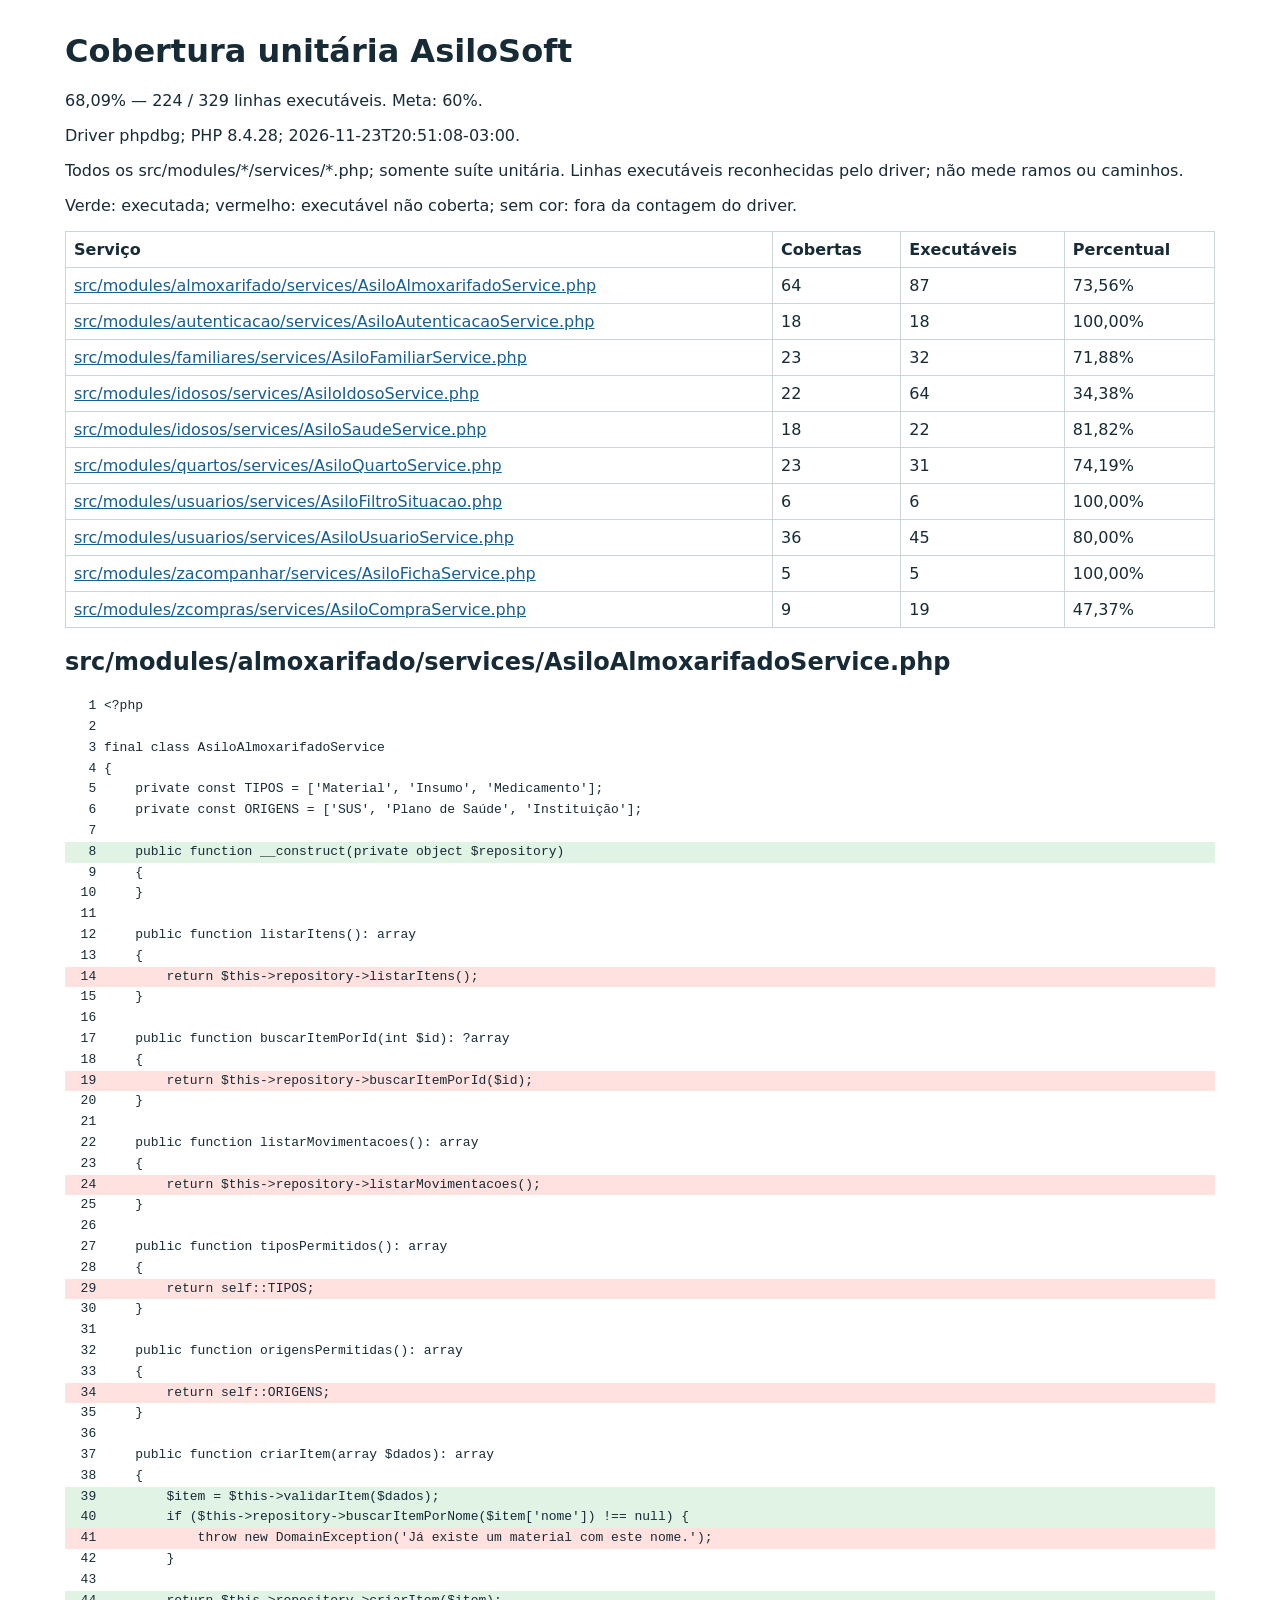
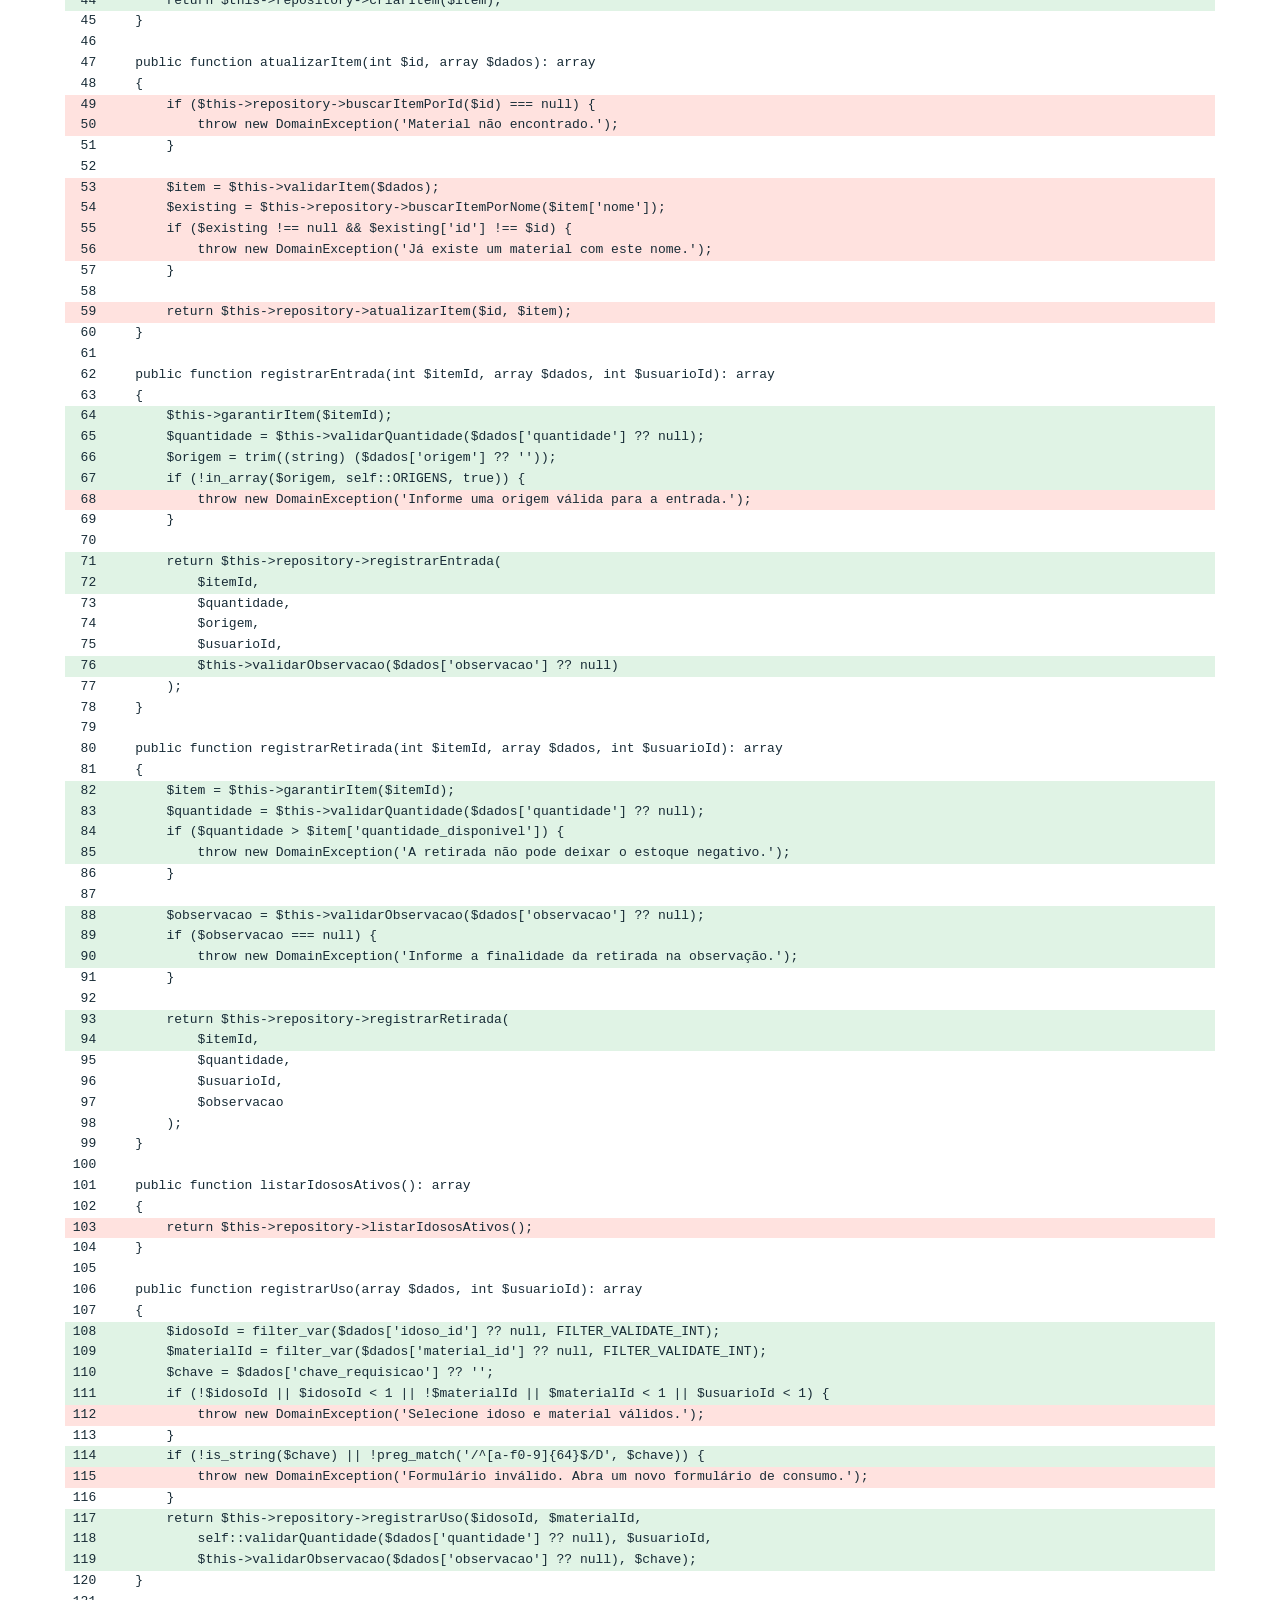
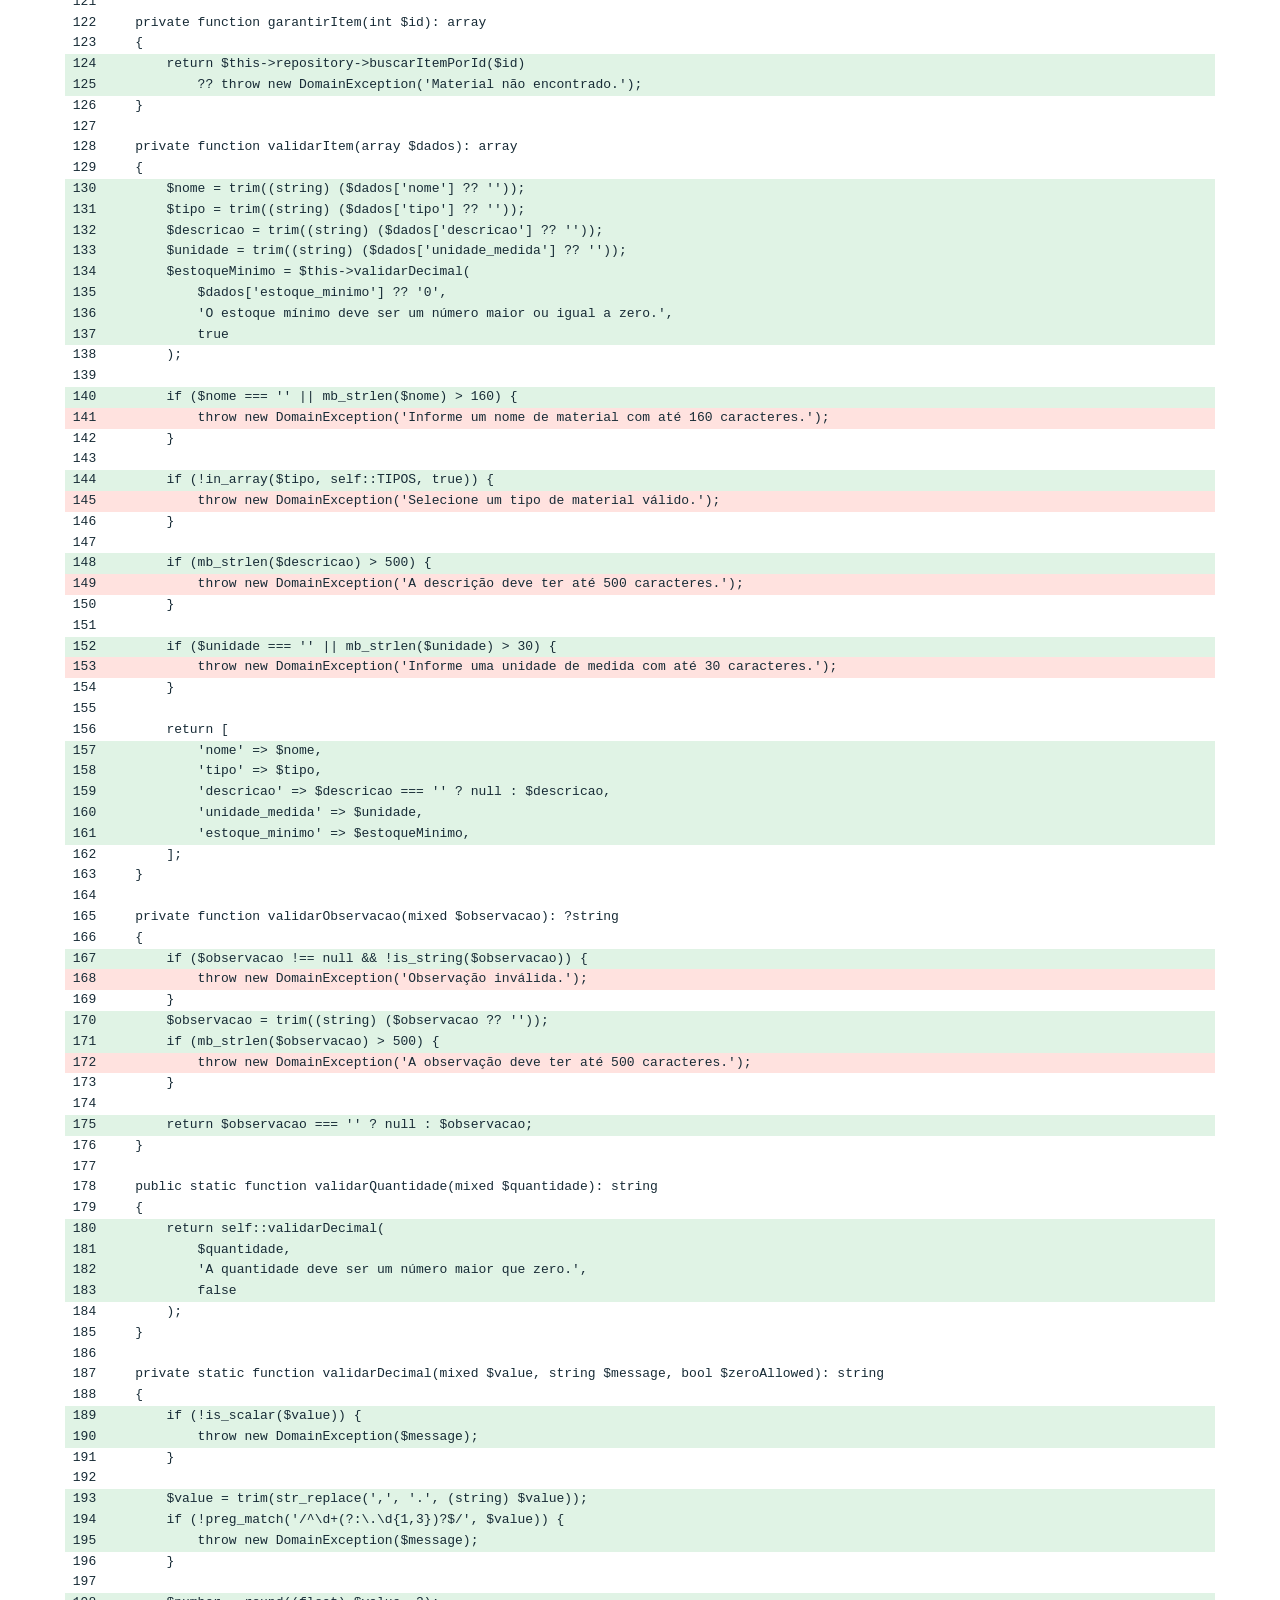
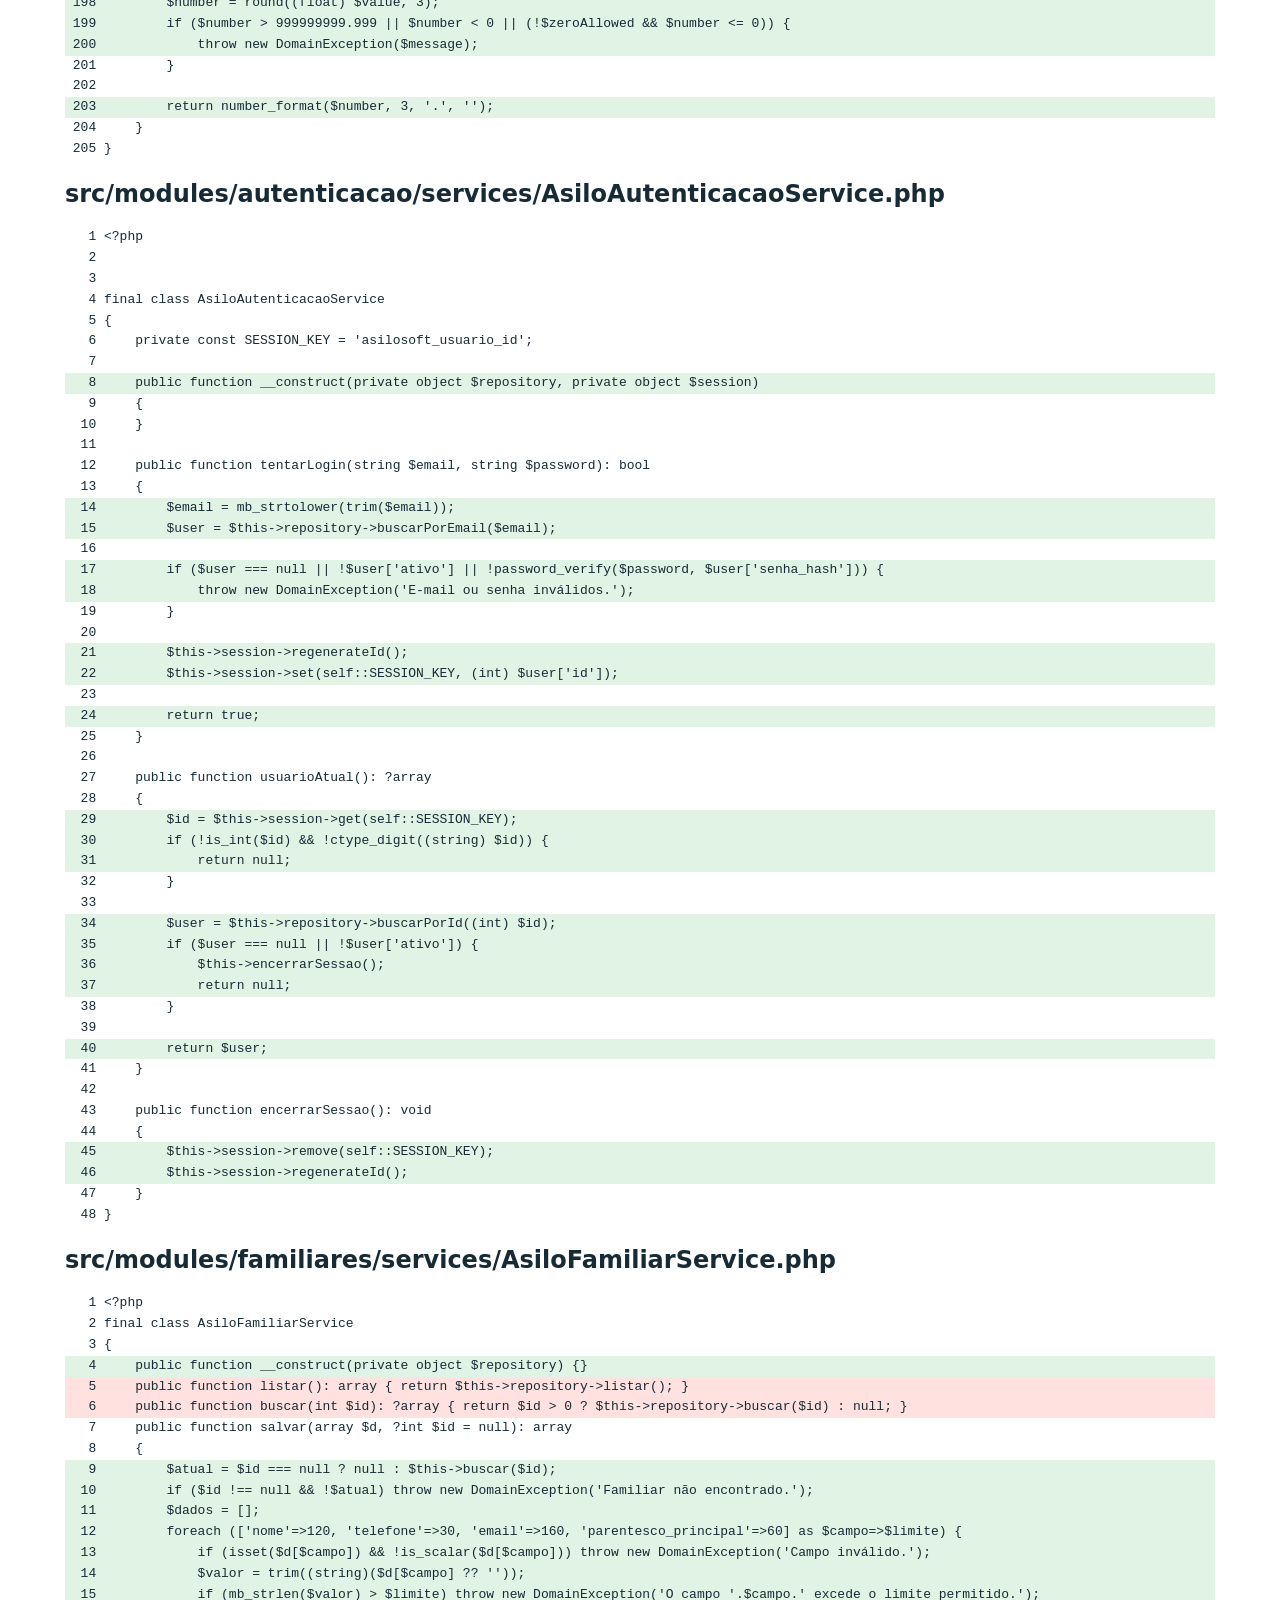
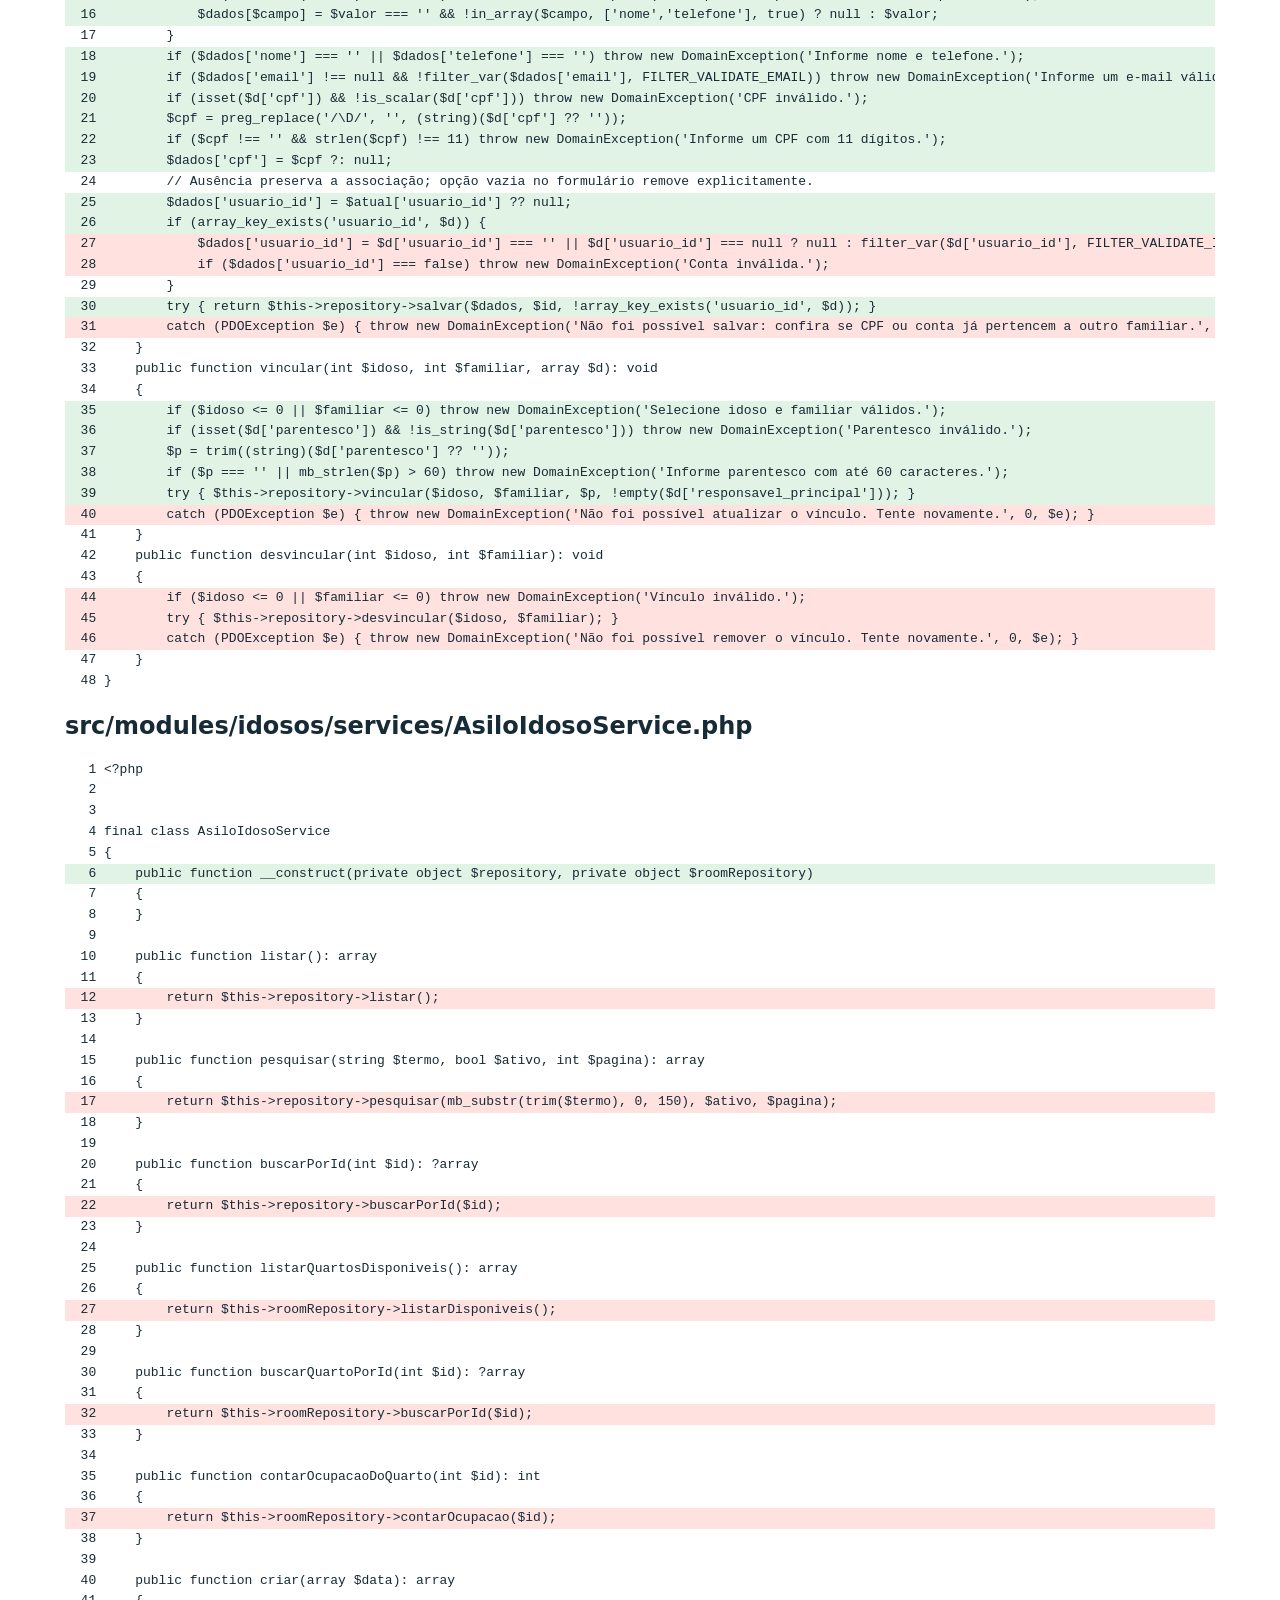
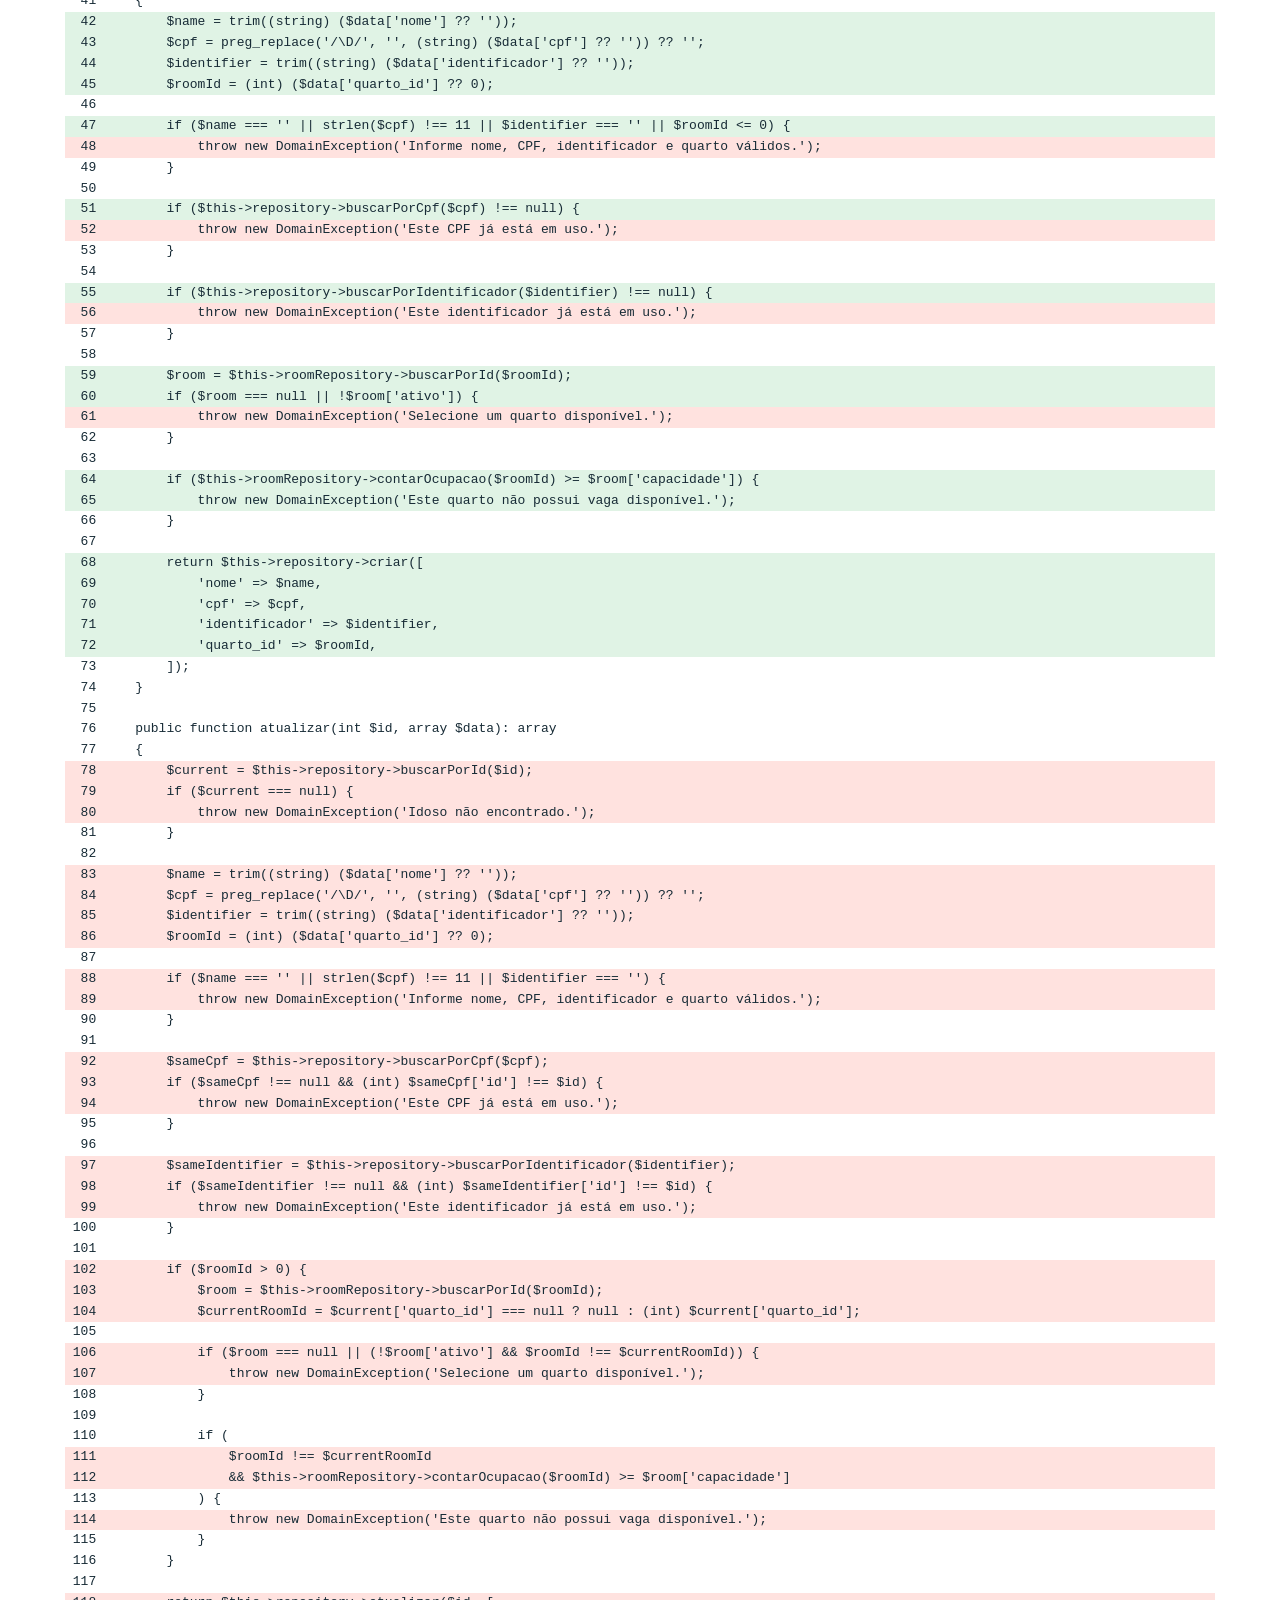
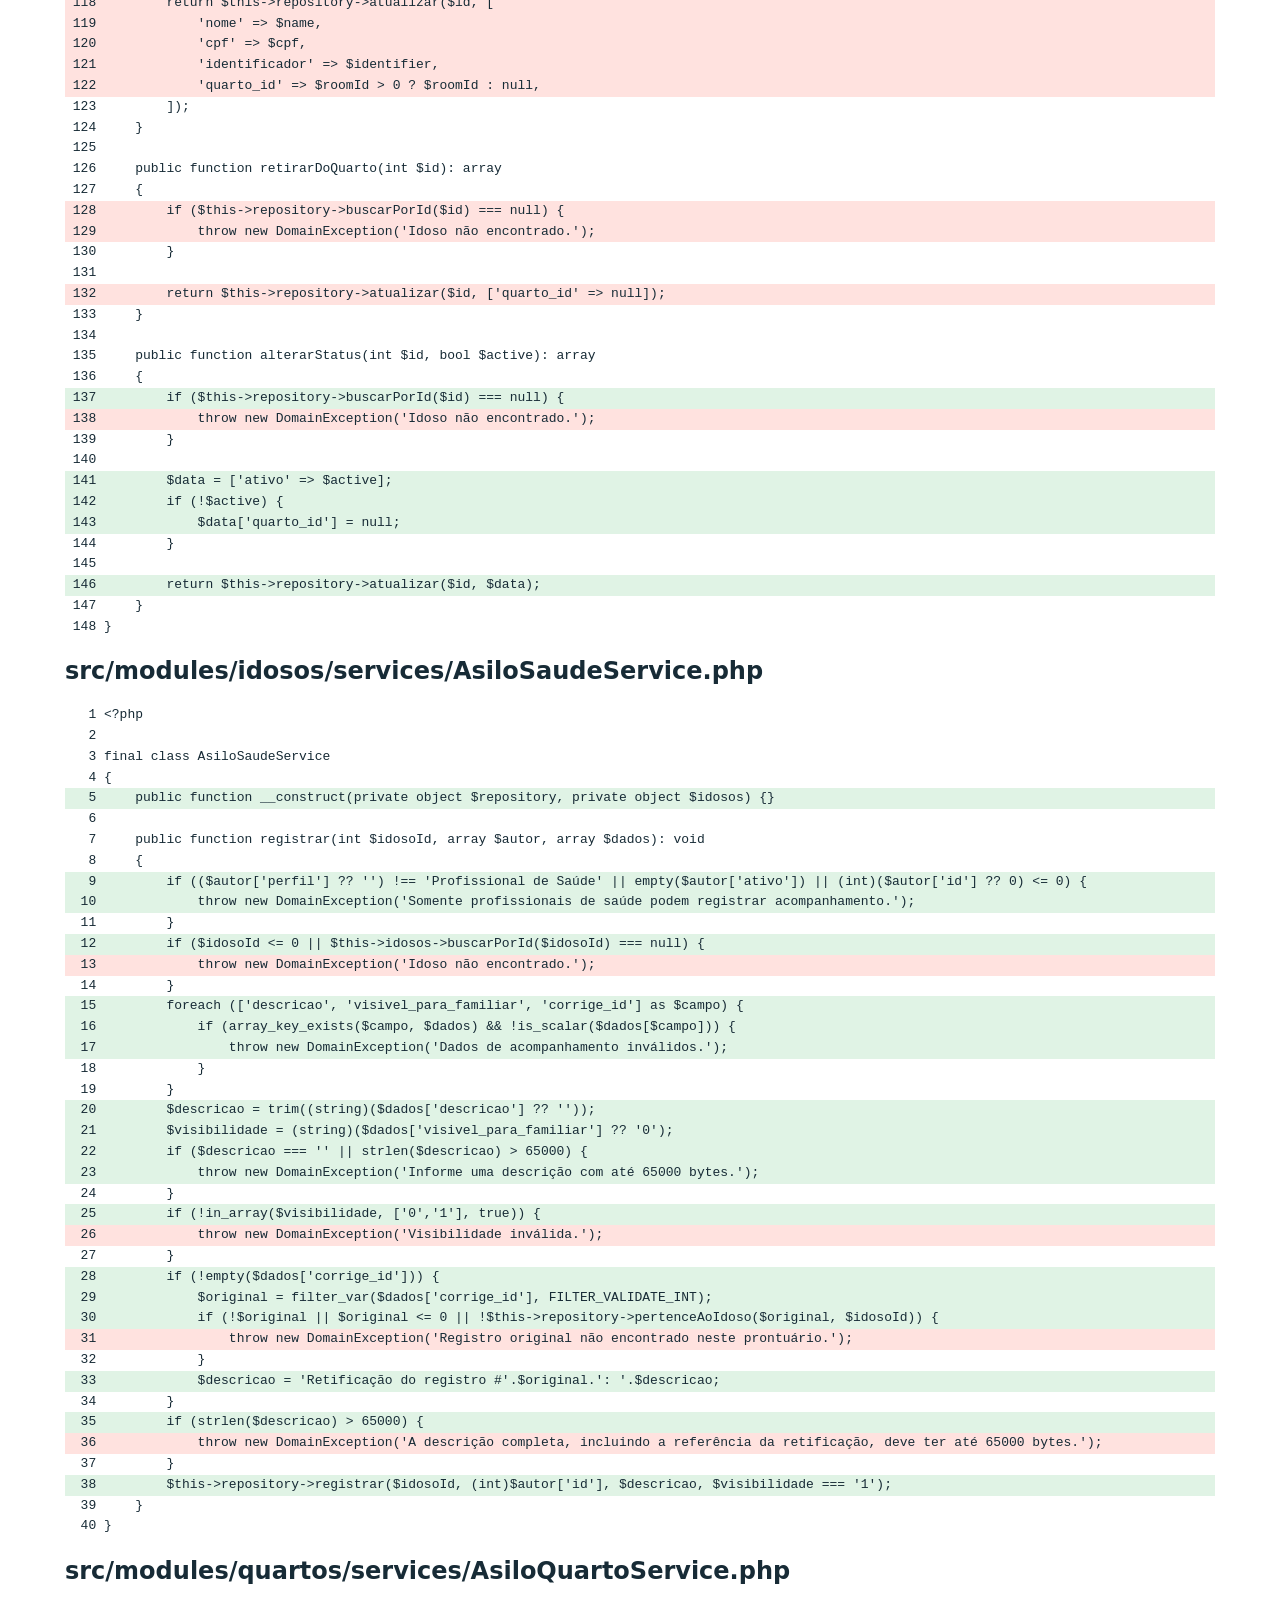
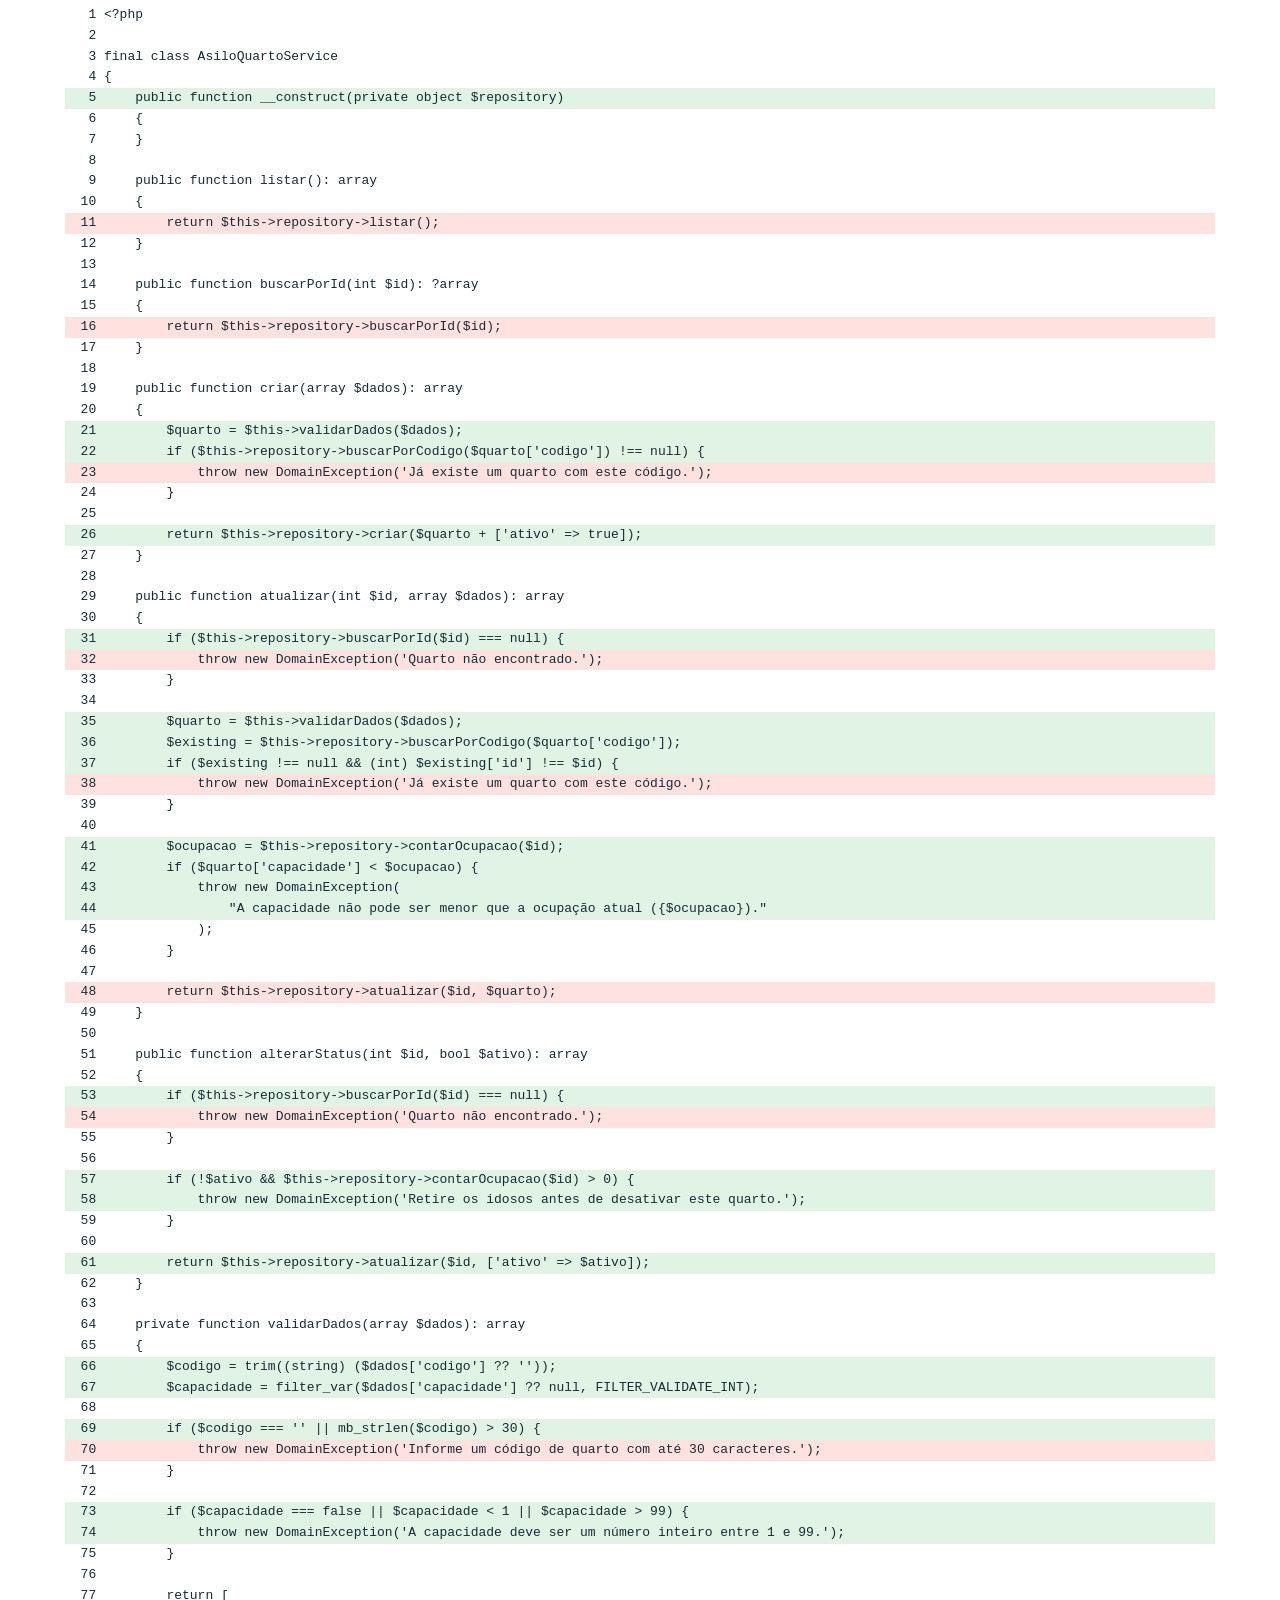
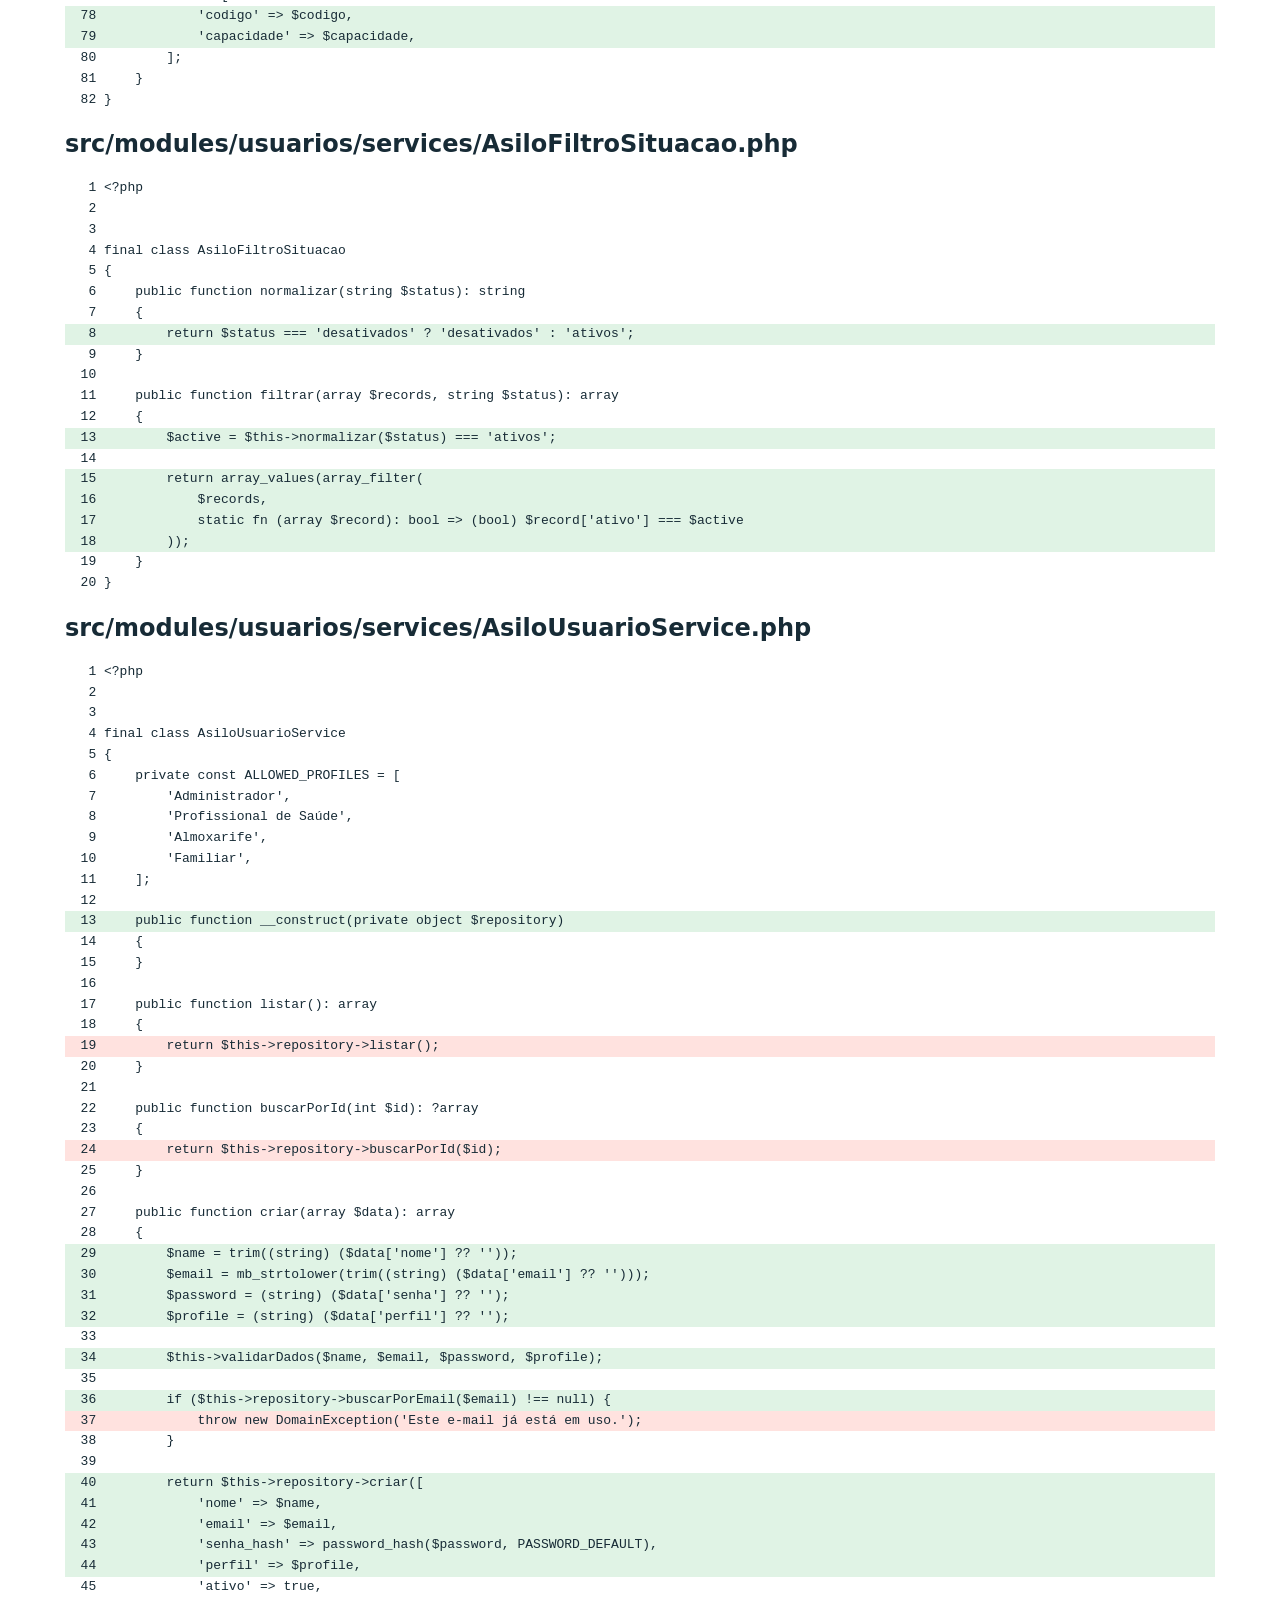
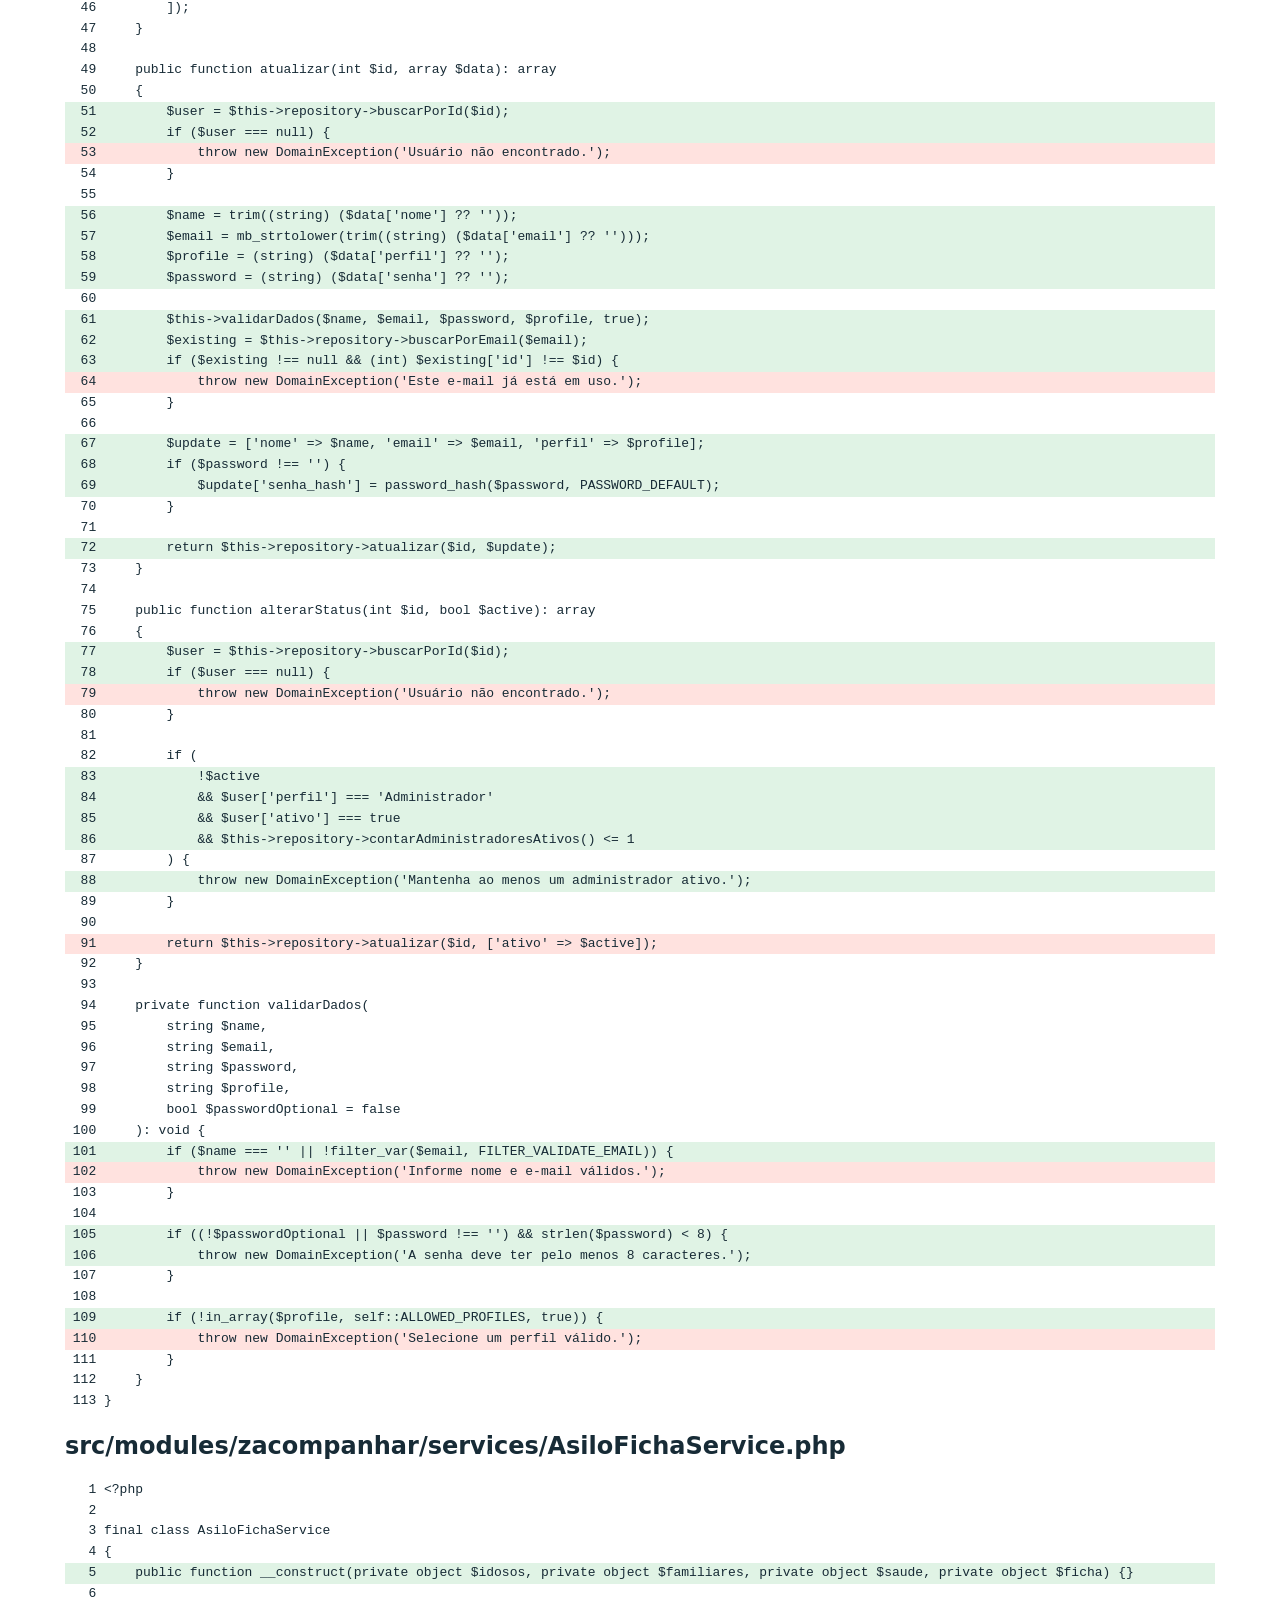
<file: docs/testes/evidencias/cobertura.html>
<!doctype html><html lang="pt-BR"><meta charset="utf-8"><meta name="viewport" content="width=device-width"><title>Cobertura unitária AsiloSoft</title><style>body{font:16px system-ui;margin:32px auto;padding:0 20px;max-width:1150px;color:#172b36}table{border-collapse:collapse;width:100%}td,th{border:1px solid #ccd5da;padding:8px;text-align:left}.hit{background:#e0f3e5}.miss{background:#ffe2df}pre{overflow:auto;font-size:13px;line-height:1.6}pre span{display:block;min-width:max-content}a{color:#175f92}</style><h1>Cobertura unitária AsiloSoft</h1><p>68,09% — 224 / 329 linhas executáveis. Meta: 60%.</p><p>Driver phpdbg; PHP 8.4.28; 2026-11-23T20:51:08-03:00.</p><p>Todos os src/modules/*/services/*.php; somente suíte unitária. Linhas executáveis reconhecidas pelo driver; não mede ramos ou caminhos.</p><p>Verde: executada; vermelho: executável não coberta; sem cor: fora da contagem do driver.</p><table><tr><th>Serviço</th><th>Cobertas</th><th>Executáveis</th><th>Percentual</th></tr><tr><td><a href="#f5adcac5c7e3eb45471d83fb11f6ec1fc07b261887c2e1dc3dbf4f89ba8ac5066">src/modules/almoxarifado/services/AsiloAlmoxarifadoService.php</a></td><td>64</td><td>87</td><td>73,56%</td></tr><tr><td><a href="#f948b1bbf107bc6b03c37dc7dea8c898be7c154da6602d0594bd6f8904ba3608f">src/modules/autenticacao/services/AsiloAutenticacaoService.php</a></td><td>18</td><td>18</td><td>100,00%</td></tr><tr><td><a href="#fe474f20c165d34708d11f0dd4863af06f87e4b77439558e04d292c8ba15ca87d">src/modules/familiares/services/AsiloFamiliarService.php</a></td><td>23</td><td>32</td><td>71,88%</td></tr><tr><td><a href="#f7a935bf14b3864a772893eb5a98237c4748d2d544df280e24760a4b8bd29e827">src/modules/idosos/services/AsiloIdosoService.php</a></td><td>22</td><td>64</td><td>34,38%</td></tr><tr><td><a href="#f4befeda586a4727c73f491bab8f0d318c0dc51c003d4d8ce79756bbb2390e2a1">src/modules/idosos/services/AsiloSaudeService.php</a></td><td>18</td><td>22</td><td>81,82%</td></tr><tr><td><a href="#f62005e6d212ff01cb59365217027493378c98b732cf14daeed3499b090e0372d">src/modules/quartos/services/AsiloQuartoService.php</a></td><td>23</td><td>31</td><td>74,19%</td></tr><tr><td><a href="#fbec92a9e0db7564c0805daec25c965c418256343210251534dba02eb122b790a">src/modules/usuarios/services/AsiloFiltroSituacao.php</a></td><td>6</td><td>6</td><td>100,00%</td></tr><tr><td><a href="#feaef8c1815fadfc8ab1b56ac0458fd9ffb6b95db26bec63327b0df6c84d9320a">src/modules/usuarios/services/AsiloUsuarioService.php</a></td><td>36</td><td>45</td><td>80,00%</td></tr><tr><td><a href="#f3b1dbef9285b22831a9a19c89709d86b3fa464e1c1cb502b0b9daa5cefde5fa2">src/modules/zacompanhar/services/AsiloFichaService.php</a></td><td>5</td><td>5</td><td>100,00%</td></tr><tr><td><a href="#f5037bde5985d8be23ef3e53675e0e29fc1ff8e3a8bf0a372d02eaac271b00c21">src/modules/zcompras/services/AsiloCompraService.php</a></td><td>9</td><td>19</td><td>47,37%</td></tr></table><h2 id="f5adcac5c7e3eb45471d83fb11f6ec1fc07b261887c2e1dc3dbf4f89ba8ac5066">src/modules/almoxarifado/services/AsiloAlmoxarifadoService.php</h2><pre><span class="">   1 &lt;?php</span><span class="">   2 </span><span class="">   3 final class AsiloAlmoxarifadoService</span><span class="">   4 {</span><span class="">   5     private const TIPOS = [&#039;Material&#039;, &#039;Insumo&#039;, &#039;Medicamento&#039;];</span><span class="">   6     private const ORIGENS = [&#039;SUS&#039;, &#039;Plano de Saúde&#039;, &#039;Instituição&#039;];</span><span class="">   7 </span><span class="hit">   8     public function __construct(private object $repository)</span><span class="">   9     {</span><span class="">  10     }</span><span class="">  11 </span><span class="">  12     public function listarItens(): array</span><span class="">  13     {</span><span class="miss">  14         return $this-&gt;repository-&gt;listarItens();</span><span class="">  15     }</span><span class="">  16 </span><span class="">  17     public function buscarItemPorId(int $id): ?array</span><span class="">  18     {</span><span class="miss">  19         return $this-&gt;repository-&gt;buscarItemPorId($id);</span><span class="">  20     }</span><span class="">  21 </span><span class="">  22     public function listarMovimentacoes(): array</span><span class="">  23     {</span><span class="miss">  24         return $this-&gt;repository-&gt;listarMovimentacoes();</span><span class="">  25     }</span><span class="">  26 </span><span class="">  27     public function tiposPermitidos(): array</span><span class="">  28     {</span><span class="miss">  29         return self::TIPOS;</span><span class="">  30     }</span><span class="">  31 </span><span class="">  32     public function origensPermitidas(): array</span><span class="">  33     {</span><span class="miss">  34         return self::ORIGENS;</span><span class="">  35     }</span><span class="">  36 </span><span class="">  37     public function criarItem(array $dados): array</span><span class="">  38     {</span><span class="hit">  39         $item = $this-&gt;validarItem($dados);</span><span class="hit">  40         if ($this-&gt;repository-&gt;buscarItemPorNome($item[&#039;nome&#039;]) !== null) {</span><span class="miss">  41             throw new DomainException(&#039;Já existe um material com este nome.&#039;);</span><span class="">  42         }</span><span class="">  43 </span><span class="hit">  44         return $this-&gt;repository-&gt;criarItem($item);</span><span class="">  45     }</span><span class="">  46 </span><span class="">  47     public function atualizarItem(int $id, array $dados): array</span><span class="">  48     {</span><span class="miss">  49         if ($this-&gt;repository-&gt;buscarItemPorId($id) === null) {</span><span class="miss">  50             throw new DomainException(&#039;Material não encontrado.&#039;);</span><span class="">  51         }</span><span class="">  52 </span><span class="miss">  53         $item = $this-&gt;validarItem($dados);</span><span class="miss">  54         $existing = $this-&gt;repository-&gt;buscarItemPorNome($item[&#039;nome&#039;]);</span><span class="miss">  55         if ($existing !== null &amp;&amp; $existing[&#039;id&#039;] !== $id) {</span><span class="miss">  56             throw new DomainException(&#039;Já existe um material com este nome.&#039;);</span><span class="">  57         }</span><span class="">  58 </span><span class="miss">  59         return $this-&gt;repository-&gt;atualizarItem($id, $item);</span><span class="">  60     }</span><span class="">  61 </span><span class="">  62     public function registrarEntrada(int $itemId, array $dados, int $usuarioId): array</span><span class="">  63     {</span><span class="hit">  64         $this-&gt;garantirItem($itemId);</span><span class="hit">  65         $quantidade = $this-&gt;validarQuantidade($dados[&#039;quantidade&#039;] ?? null);</span><span class="hit">  66         $origem = trim((string) ($dados[&#039;origem&#039;] ?? &#039;&#039;));</span><span class="hit">  67         if (!in_array($origem, self::ORIGENS, true)) {</span><span class="miss">  68             throw new DomainException(&#039;Informe uma origem válida para a entrada.&#039;);</span><span class="">  69         }</span><span class="">  70 </span><span class="hit">  71         return $this-&gt;repository-&gt;registrarEntrada(</span><span class="hit">  72             $itemId,</span><span class="">  73             $quantidade,</span><span class="">  74             $origem,</span><span class="">  75             $usuarioId,</span><span class="hit">  76             $this-&gt;validarObservacao($dados[&#039;observacao&#039;] ?? null)</span><span class="">  77         );</span><span class="">  78     }</span><span class="">  79 </span><span class="">  80     public function registrarRetirada(int $itemId, array $dados, int $usuarioId): array</span><span class="">  81     {</span><span class="hit">  82         $item = $this-&gt;garantirItem($itemId);</span><span class="hit">  83         $quantidade = $this-&gt;validarQuantidade($dados[&#039;quantidade&#039;] ?? null);</span><span class="hit">  84         if ($quantidade &gt; $item[&#039;quantidade_disponivel&#039;]) {</span><span class="hit">  85             throw new DomainException(&#039;A retirada não pode deixar o estoque negativo.&#039;);</span><span class="">  86         }</span><span class="">  87 </span><span class="hit">  88         $observacao = $this-&gt;validarObservacao($dados[&#039;observacao&#039;] ?? null);</span><span class="hit">  89         if ($observacao === null) {</span><span class="hit">  90             throw new DomainException(&#039;Informe a finalidade da retirada na observação.&#039;);</span><span class="">  91         }</span><span class="">  92 </span><span class="hit">  93         return $this-&gt;repository-&gt;registrarRetirada(</span><span class="hit">  94             $itemId,</span><span class="">  95             $quantidade,</span><span class="">  96             $usuarioId,</span><span class="">  97             $observacao</span><span class="">  98         );</span><span class="">  99     }</span><span class=""> 100 </span><span class=""> 101     public function listarIdososAtivos(): array</span><span class=""> 102     {</span><span class="miss"> 103         return $this-&gt;repository-&gt;listarIdososAtivos();</span><span class=""> 104     }</span><span class=""> 105 </span><span class=""> 106     public function registrarUso(array $dados, int $usuarioId): array</span><span class=""> 107     {</span><span class="hit"> 108         $idosoId = filter_var($dados[&#039;idoso_id&#039;] ?? null, FILTER_VALIDATE_INT);</span><span class="hit"> 109         $materialId = filter_var($dados[&#039;material_id&#039;] ?? null, FILTER_VALIDATE_INT);</span><span class="hit"> 110         $chave = $dados[&#039;chave_requisicao&#039;] ?? &#039;&#039;;</span><span class="hit"> 111         if (!$idosoId || $idosoId &lt; 1 || !$materialId || $materialId &lt; 1 || $usuarioId &lt; 1) {</span><span class="miss"> 112             throw new DomainException(&#039;Selecione idoso e material válidos.&#039;);</span><span class=""> 113         }</span><span class="hit"> 114         if (!is_string($chave) || !preg_match(&#039;/^[a-f0-9]{64}$/D&#039;, $chave)) {</span><span class="miss"> 115             throw new DomainException(&#039;Formulário inválido. Abra um novo formulário de consumo.&#039;);</span><span class=""> 116         }</span><span class="hit"> 117         return $this-&gt;repository-&gt;registrarUso($idosoId, $materialId,</span><span class="hit"> 118             self::validarQuantidade($dados[&#039;quantidade&#039;] ?? null), $usuarioId,</span><span class="hit"> 119             $this-&gt;validarObservacao($dados[&#039;observacao&#039;] ?? null), $chave);</span><span class=""> 120     }</span><span class=""> 121 </span><span class=""> 122     private function garantirItem(int $id): array</span><span class=""> 123     {</span><span class="hit"> 124         return $this-&gt;repository-&gt;buscarItemPorId($id)</span><span class="hit"> 125             ?? throw new DomainException(&#039;Material não encontrado.&#039;);</span><span class=""> 126     }</span><span class=""> 127 </span><span class=""> 128     private function validarItem(array $dados): array</span><span class=""> 129     {</span><span class="hit"> 130         $nome = trim((string) ($dados[&#039;nome&#039;] ?? &#039;&#039;));</span><span class="hit"> 131         $tipo = trim((string) ($dados[&#039;tipo&#039;] ?? &#039;&#039;));</span><span class="hit"> 132         $descricao = trim((string) ($dados[&#039;descricao&#039;] ?? &#039;&#039;));</span><span class="hit"> 133         $unidade = trim((string) ($dados[&#039;unidade_medida&#039;] ?? &#039;&#039;));</span><span class="hit"> 134         $estoqueMinimo = $this-&gt;validarDecimal(</span><span class="hit"> 135             $dados[&#039;estoque_minimo&#039;] ?? &#039;0&#039;,</span><span class="hit"> 136             &#039;O estoque mínimo deve ser um número maior ou igual a zero.&#039;,</span><span class="hit"> 137             true</span><span class=""> 138         );</span><span class=""> 139 </span><span class="hit"> 140         if ($nome === &#039;&#039; || mb_strlen($nome) &gt; 160) {</span><span class="miss"> 141             throw new DomainException(&#039;Informe um nome de material com até 160 caracteres.&#039;);</span><span class=""> 142         }</span><span class=""> 143 </span><span class="hit"> 144         if (!in_array($tipo, self::TIPOS, true)) {</span><span class="miss"> 145             throw new DomainException(&#039;Selecione um tipo de material válido.&#039;);</span><span class=""> 146         }</span><span class=""> 147 </span><span class="hit"> 148         if (mb_strlen($descricao) &gt; 500) {</span><span class="miss"> 149             throw new DomainException(&#039;A descrição deve ter até 500 caracteres.&#039;);</span><span class=""> 150         }</span><span class=""> 151 </span><span class="hit"> 152         if ($unidade === &#039;&#039; || mb_strlen($unidade) &gt; 30) {</span><span class="miss"> 153             throw new DomainException(&#039;Informe uma unidade de medida com até 30 caracteres.&#039;);</span><span class=""> 154         }</span><span class=""> 155 </span><span class=""> 156         return [</span><span class="hit"> 157             &#039;nome&#039; =&gt; $nome,</span><span class="hit"> 158             &#039;tipo&#039; =&gt; $tipo,</span><span class="hit"> 159             &#039;descricao&#039; =&gt; $descricao === &#039;&#039; ? null : $descricao,</span><span class="hit"> 160             &#039;unidade_medida&#039; =&gt; $unidade,</span><span class="hit"> 161             &#039;estoque_minimo&#039; =&gt; $estoqueMinimo,</span><span class=""> 162         ];</span><span class=""> 163     }</span><span class=""> 164 </span><span class=""> 165     private function validarObservacao(mixed $observacao): ?string</span><span class=""> 166     {</span><span class="hit"> 167         if ($observacao !== null &amp;&amp; !is_string($observacao)) {</span><span class="miss"> 168             throw new DomainException(&#039;Observação inválida.&#039;);</span><span class=""> 169         }</span><span class="hit"> 170         $observacao = trim((string) ($observacao ?? &#039;&#039;));</span><span class="hit"> 171         if (mb_strlen($observacao) &gt; 500) {</span><span class="miss"> 172             throw new DomainException(&#039;A observação deve ter até 500 caracteres.&#039;);</span><span class=""> 173         }</span><span class=""> 174 </span><span class="hit"> 175         return $observacao === &#039;&#039; ? null : $observacao;</span><span class=""> 176     }</span><span class=""> 177 </span><span class=""> 178     public static function validarQuantidade(mixed $quantidade): string</span><span class=""> 179     {</span><span class="hit"> 180         return self::validarDecimal(</span><span class="hit"> 181             $quantidade,</span><span class="hit"> 182             &#039;A quantidade deve ser um número maior que zero.&#039;,</span><span class="hit"> 183             false</span><span class=""> 184         );</span><span class=""> 185     }</span><span class=""> 186 </span><span class=""> 187     private static function validarDecimal(mixed $value, string $message, bool $zeroAllowed): string</span><span class=""> 188     {</span><span class="hit"> 189         if (!is_scalar($value)) {</span><span class="hit"> 190             throw new DomainException($message);</span><span class=""> 191         }</span><span class=""> 192 </span><span class="hit"> 193         $value = trim(str_replace(&#039;,&#039;, &#039;.&#039;, (string) $value));</span><span class="hit"> 194         if (!preg_match(&#039;/^\d+(?:\.\d{1,3})?$/&#039;, $value)) {</span><span class="hit"> 195             throw new DomainException($message);</span><span class=""> 196         }</span><span class=""> 197 </span><span class="hit"> 198         $number = round((float) $value, 3);</span><span class="hit"> 199         if ($number &gt; 999999999.999 || $number &lt; 0 || (!$zeroAllowed &amp;&amp; $number &lt;= 0)) {</span><span class="hit"> 200             throw new DomainException($message);</span><span class=""> 201         }</span><span class=""> 202 </span><span class="hit"> 203         return number_format($number, 3, &#039;.&#039;, &#039;&#039;);</span><span class=""> 204     }</span><span class=""> 205 }</span></pre><h2 id="f948b1bbf107bc6b03c37dc7dea8c898be7c154da6602d0594bd6f8904ba3608f">src/modules/autenticacao/services/AsiloAutenticacaoService.php</h2><pre><span class="">   1 &lt;?php</span><span class="">   2 </span><span class="">   3 </span><span class="">   4 final class AsiloAutenticacaoService</span><span class="">   5 {</span><span class="">   6     private const SESSION_KEY = &#039;asilosoft_usuario_id&#039;;</span><span class="">   7 </span><span class="hit">   8     public function __construct(private object $repository, private object $session)</span><span class="">   9     {</span><span class="">  10     }</span><span class="">  11 </span><span class="">  12     public function tentarLogin(string $email, string $password): bool</span><span class="">  13     {</span><span class="hit">  14         $email = mb_strtolower(trim($email));</span><span class="hit">  15         $user = $this-&gt;repository-&gt;buscarPorEmail($email);</span><span class="">  16 </span><span class="hit">  17         if ($user === null || !$user[&#039;ativo&#039;] || !password_verify($password, $user[&#039;senha_hash&#039;])) {</span><span class="hit">  18             throw new DomainException(&#039;E-mail ou senha inválidos.&#039;);</span><span class="">  19         }</span><span class="">  20 </span><span class="hit">  21         $this-&gt;session-&gt;regenerateId();</span><span class="hit">  22         $this-&gt;session-&gt;set(self::SESSION_KEY, (int) $user[&#039;id&#039;]);</span><span class="">  23 </span><span class="hit">  24         return true;</span><span class="">  25     }</span><span class="">  26 </span><span class="">  27     public function usuarioAtual(): ?array</span><span class="">  28     {</span><span class="hit">  29         $id = $this-&gt;session-&gt;get(self::SESSION_KEY);</span><span class="hit">  30         if (!is_int($id) &amp;&amp; !ctype_digit((string) $id)) {</span><span class="hit">  31             return null;</span><span class="">  32         }</span><span class="">  33 </span><span class="hit">  34         $user = $this-&gt;repository-&gt;buscarPorId((int) $id);</span><span class="hit">  35         if ($user === null || !$user[&#039;ativo&#039;]) {</span><span class="hit">  36             $this-&gt;encerrarSessao();</span><span class="hit">  37             return null;</span><span class="">  38         }</span><span class="">  39 </span><span class="hit">  40         return $user;</span><span class="">  41     }</span><span class="">  42 </span><span class="">  43     public function encerrarSessao(): void</span><span class="">  44     {</span><span class="hit">  45         $this-&gt;session-&gt;remove(self::SESSION_KEY);</span><span class="hit">  46         $this-&gt;session-&gt;regenerateId();</span><span class="">  47     }</span><span class="">  48 }</span></pre><h2 id="fe474f20c165d34708d11f0dd4863af06f87e4b77439558e04d292c8ba15ca87d">src/modules/familiares/services/AsiloFamiliarService.php</h2><pre><span class="">   1 &lt;?php</span><span class="">   2 final class AsiloFamiliarService</span><span class="">   3 {</span><span class="hit">   4     public function __construct(private object $repository) {}</span><span class="miss">   5     public function listar(): array { return $this-&gt;repository-&gt;listar(); }</span><span class="miss">   6     public function buscar(int $id): ?array { return $id &gt; 0 ? $this-&gt;repository-&gt;buscar($id) : null; }</span><span class="">   7     public function salvar(array $d, ?int $id = null): array</span><span class="">   8     {</span><span class="hit">   9         $atual = $id === null ? null : $this-&gt;buscar($id);</span><span class="hit">  10         if ($id !== null &amp;&amp; !$atual) throw new DomainException(&#039;Familiar não encontrado.&#039;);</span><span class="hit">  11         $dados = [];</span><span class="hit">  12         foreach ([&#039;nome&#039;=&gt;120, &#039;telefone&#039;=&gt;30, &#039;email&#039;=&gt;160, &#039;parentesco_principal&#039;=&gt;60] as $campo=&gt;$limite) {</span><span class="hit">  13             if (isset($d[$campo]) &amp;&amp; !is_scalar($d[$campo])) throw new DomainException(&#039;Campo inválido.&#039;);</span><span class="hit">  14             $valor = trim((string)($d[$campo] ?? &#039;&#039;));</span><span class="hit">  15             if (mb_strlen($valor) &gt; $limite) throw new DomainException(&#039;O campo &#039;.$campo.&#039; excede o limite permitido.&#039;);</span><span class="hit">  16             $dados[$campo] = $valor === &#039;&#039; &amp;&amp; !in_array($campo, [&#039;nome&#039;,&#039;telefone&#039;], true) ? null : $valor;</span><span class="">  17         }</span><span class="hit">  18         if ($dados[&#039;nome&#039;] === &#039;&#039; || $dados[&#039;telefone&#039;] === &#039;&#039;) throw new DomainException(&#039;Informe nome e telefone.&#039;);</span><span class="hit">  19         if ($dados[&#039;email&#039;] !== null &amp;&amp; !filter_var($dados[&#039;email&#039;], FILTER_VALIDATE_EMAIL)) throw new DomainException(&#039;Informe um e-mail válido.&#039;);</span><span class="hit">  20         if (isset($d[&#039;cpf&#039;]) &amp;&amp; !is_scalar($d[&#039;cpf&#039;])) throw new DomainException(&#039;CPF inválido.&#039;);</span><span class="hit">  21         $cpf = preg_replace(&#039;/\D/&#039;, &#039;&#039;, (string)($d[&#039;cpf&#039;] ?? &#039;&#039;));</span><span class="hit">  22         if ($cpf !== &#039;&#039; &amp;&amp; strlen($cpf) !== 11) throw new DomainException(&#039;Informe um CPF com 11 dígitos.&#039;);</span><span class="hit">  23         $dados[&#039;cpf&#039;] = $cpf ?: null;</span><span class="">  24         // Ausência preserva a associação; opção vazia no formulário remove explicitamente.</span><span class="hit">  25         $dados[&#039;usuario_id&#039;] = $atual[&#039;usuario_id&#039;] ?? null;</span><span class="hit">  26         if (array_key_exists(&#039;usuario_id&#039;, $d)) {</span><span class="miss">  27             $dados[&#039;usuario_id&#039;] = $d[&#039;usuario_id&#039;] === &#039;&#039; || $d[&#039;usuario_id&#039;] === null ? null : filter_var($d[&#039;usuario_id&#039;], FILTER_VALIDATE_INT, [&#039;options&#039;=&gt;[&#039;min_range&#039;=&gt;1]]);</span><span class="miss">  28             if ($dados[&#039;usuario_id&#039;] === false) throw new DomainException(&#039;Conta inválida.&#039;);</span><span class="">  29         }</span><span class="hit">  30         try { return $this-&gt;repository-&gt;salvar($dados, $id, !array_key_exists(&#039;usuario_id&#039;, $d)); }</span><span class="miss">  31         catch (PDOException $e) { throw new DomainException(&#039;Não foi possível salvar: confira se CPF ou conta já pertencem a outro familiar.&#039;, 0, $e); }</span><span class="">  32     }</span><span class="">  33     public function vincular(int $idoso, int $familiar, array $d): void</span><span class="">  34     {</span><span class="hit">  35         if ($idoso &lt;= 0 || $familiar &lt;= 0) throw new DomainException(&#039;Selecione idoso e familiar válidos.&#039;);</span><span class="hit">  36         if (isset($d[&#039;parentesco&#039;]) &amp;&amp; !is_string($d[&#039;parentesco&#039;])) throw new DomainException(&#039;Parentesco inválido.&#039;);</span><span class="hit">  37         $p = trim((string)($d[&#039;parentesco&#039;] ?? &#039;&#039;));</span><span class="hit">  38         if ($p === &#039;&#039; || mb_strlen($p) &gt; 60) throw new DomainException(&#039;Informe parentesco com até 60 caracteres.&#039;);</span><span class="hit">  39         try { $this-&gt;repository-&gt;vincular($idoso, $familiar, $p, !empty($d[&#039;responsavel_principal&#039;])); }</span><span class="miss">  40         catch (PDOException $e) { throw new DomainException(&#039;Não foi possível atualizar o vínculo. Tente novamente.&#039;, 0, $e); }</span><span class="">  41     }</span><span class="">  42     public function desvincular(int $idoso, int $familiar): void</span><span class="">  43     {</span><span class="miss">  44         if ($idoso &lt;= 0 || $familiar &lt;= 0) throw new DomainException(&#039;Vínculo inválido.&#039;);</span><span class="miss">  45         try { $this-&gt;repository-&gt;desvincular($idoso, $familiar); }</span><span class="miss">  46         catch (PDOException $e) { throw new DomainException(&#039;Não foi possível remover o vínculo. Tente novamente.&#039;, 0, $e); }</span><span class="">  47     }</span><span class="">  48 }</span></pre><h2 id="f7a935bf14b3864a772893eb5a98237c4748d2d544df280e24760a4b8bd29e827">src/modules/idosos/services/AsiloIdosoService.php</h2><pre><span class="">   1 &lt;?php</span><span class="">   2 </span><span class="">   3 </span><span class="">   4 final class AsiloIdosoService</span><span class="">   5 {</span><span class="hit">   6     public function __construct(private object $repository, private object $roomRepository)</span><span class="">   7     {</span><span class="">   8     }</span><span class="">   9 </span><span class="">  10     public function listar(): array</span><span class="">  11     {</span><span class="miss">  12         return $this-&gt;repository-&gt;listar();</span><span class="">  13     }</span><span class="">  14 </span><span class="">  15     public function pesquisar(string $termo, bool $ativo, int $pagina): array</span><span class="">  16     {</span><span class="miss">  17         return $this-&gt;repository-&gt;pesquisar(mb_substr(trim($termo), 0, 150), $ativo, $pagina);</span><span class="">  18     }</span><span class="">  19 </span><span class="">  20     public function buscarPorId(int $id): ?array</span><span class="">  21     {</span><span class="miss">  22         return $this-&gt;repository-&gt;buscarPorId($id);</span><span class="">  23     }</span><span class="">  24 </span><span class="">  25     public function listarQuartosDisponiveis(): array</span><span class="">  26     {</span><span class="miss">  27         return $this-&gt;roomRepository-&gt;listarDisponiveis();</span><span class="">  28     }</span><span class="">  29 </span><span class="">  30     public function buscarQuartoPorId(int $id): ?array</span><span class="">  31     {</span><span class="miss">  32         return $this-&gt;roomRepository-&gt;buscarPorId($id);</span><span class="">  33     }</span><span class="">  34 </span><span class="">  35     public function contarOcupacaoDoQuarto(int $id): int</span><span class="">  36     {</span><span class="miss">  37         return $this-&gt;roomRepository-&gt;contarOcupacao($id);</span><span class="">  38     }</span><span class="">  39 </span><span class="">  40     public function criar(array $data): array</span><span class="">  41     {</span><span class="hit">  42         $name = trim((string) ($data[&#039;nome&#039;] ?? &#039;&#039;));</span><span class="hit">  43         $cpf = preg_replace(&#039;/\D/&#039;, &#039;&#039;, (string) ($data[&#039;cpf&#039;] ?? &#039;&#039;)) ?? &#039;&#039;;</span><span class="hit">  44         $identifier = trim((string) ($data[&#039;identificador&#039;] ?? &#039;&#039;));</span><span class="hit">  45         $roomId = (int) ($data[&#039;quarto_id&#039;] ?? 0);</span><span class="">  46 </span><span class="hit">  47         if ($name === &#039;&#039; || strlen($cpf) !== 11 || $identifier === &#039;&#039; || $roomId &lt;= 0) {</span><span class="miss">  48             throw new DomainException(&#039;Informe nome, CPF, identificador e quarto válidos.&#039;);</span><span class="">  49         }</span><span class="">  50 </span><span class="hit">  51         if ($this-&gt;repository-&gt;buscarPorCpf($cpf) !== null) {</span><span class="miss">  52             throw new DomainException(&#039;Este CPF já está em uso.&#039;);</span><span class="">  53         }</span><span class="">  54 </span><span class="hit">  55         if ($this-&gt;repository-&gt;buscarPorIdentificador($identifier) !== null) {</span><span class="miss">  56             throw new DomainException(&#039;Este identificador já está em uso.&#039;);</span><span class="">  57         }</span><span class="">  58 </span><span class="hit">  59         $room = $this-&gt;roomRepository-&gt;buscarPorId($roomId);</span><span class="hit">  60         if ($room === null || !$room[&#039;ativo&#039;]) {</span><span class="miss">  61             throw new DomainException(&#039;Selecione um quarto disponível.&#039;);</span><span class="">  62         }</span><span class="">  63 </span><span class="hit">  64         if ($this-&gt;roomRepository-&gt;contarOcupacao($roomId) &gt;= $room[&#039;capacidade&#039;]) {</span><span class="hit">  65             throw new DomainException(&#039;Este quarto não possui vaga disponível.&#039;);</span><span class="">  66         }</span><span class="">  67 </span><span class="hit">  68         return $this-&gt;repository-&gt;criar([</span><span class="hit">  69             &#039;nome&#039; =&gt; $name,</span><span class="hit">  70             &#039;cpf&#039; =&gt; $cpf,</span><span class="hit">  71             &#039;identificador&#039; =&gt; $identifier,</span><span class="hit">  72             &#039;quarto_id&#039; =&gt; $roomId,</span><span class="">  73         ]);</span><span class="">  74     }</span><span class="">  75 </span><span class="">  76     public function atualizar(int $id, array $data): array</span><span class="">  77     {</span><span class="miss">  78         $current = $this-&gt;repository-&gt;buscarPorId($id);</span><span class="miss">  79         if ($current === null) {</span><span class="miss">  80             throw new DomainException(&#039;Idoso não encontrado.&#039;);</span><span class="">  81         }</span><span class="">  82 </span><span class="miss">  83         $name = trim((string) ($data[&#039;nome&#039;] ?? &#039;&#039;));</span><span class="miss">  84         $cpf = preg_replace(&#039;/\D/&#039;, &#039;&#039;, (string) ($data[&#039;cpf&#039;] ?? &#039;&#039;)) ?? &#039;&#039;;</span><span class="miss">  85         $identifier = trim((string) ($data[&#039;identificador&#039;] ?? &#039;&#039;));</span><span class="miss">  86         $roomId = (int) ($data[&#039;quarto_id&#039;] ?? 0);</span><span class="">  87 </span><span class="miss">  88         if ($name === &#039;&#039; || strlen($cpf) !== 11 || $identifier === &#039;&#039;) {</span><span class="miss">  89             throw new DomainException(&#039;Informe nome, CPF, identificador e quarto válidos.&#039;);</span><span class="">  90         }</span><span class="">  91 </span><span class="miss">  92         $sameCpf = $this-&gt;repository-&gt;buscarPorCpf($cpf);</span><span class="miss">  93         if ($sameCpf !== null &amp;&amp; (int) $sameCpf[&#039;id&#039;] !== $id) {</span><span class="miss">  94             throw new DomainException(&#039;Este CPF já está em uso.&#039;);</span><span class="">  95         }</span><span class="">  96 </span><span class="miss">  97         $sameIdentifier = $this-&gt;repository-&gt;buscarPorIdentificador($identifier);</span><span class="miss">  98         if ($sameIdentifier !== null &amp;&amp; (int) $sameIdentifier[&#039;id&#039;] !== $id) {</span><span class="miss">  99             throw new DomainException(&#039;Este identificador já está em uso.&#039;);</span><span class=""> 100         }</span><span class=""> 101 </span><span class="miss"> 102         if ($roomId &gt; 0) {</span><span class="miss"> 103             $room = $this-&gt;roomRepository-&gt;buscarPorId($roomId);</span><span class="miss"> 104             $currentRoomId = $current[&#039;quarto_id&#039;] === null ? null : (int) $current[&#039;quarto_id&#039;];</span><span class=""> 105 </span><span class="miss"> 106             if ($room === null || (!$room[&#039;ativo&#039;] &amp;&amp; $roomId !== $currentRoomId)) {</span><span class="miss"> 107                 throw new DomainException(&#039;Selecione um quarto disponível.&#039;);</span><span class=""> 108             }</span><span class=""> 109 </span><span class=""> 110             if (</span><span class="miss"> 111                 $roomId !== $currentRoomId</span><span class="miss"> 112                 &amp;&amp; $this-&gt;roomRepository-&gt;contarOcupacao($roomId) &gt;= $room[&#039;capacidade&#039;]</span><span class=""> 113             ) {</span><span class="miss"> 114                 throw new DomainException(&#039;Este quarto não possui vaga disponível.&#039;);</span><span class=""> 115             }</span><span class=""> 116         }</span><span class=""> 117 </span><span class="miss"> 118         return $this-&gt;repository-&gt;atualizar($id, [</span><span class="miss"> 119             &#039;nome&#039; =&gt; $name,</span><span class="miss"> 120             &#039;cpf&#039; =&gt; $cpf,</span><span class="miss"> 121             &#039;identificador&#039; =&gt; $identifier,</span><span class="miss"> 122             &#039;quarto_id&#039; =&gt; $roomId &gt; 0 ? $roomId : null,</span><span class=""> 123         ]);</span><span class=""> 124     }</span><span class=""> 125 </span><span class=""> 126     public function retirarDoQuarto(int $id): array</span><span class=""> 127     {</span><span class="miss"> 128         if ($this-&gt;repository-&gt;buscarPorId($id) === null) {</span><span class="miss"> 129             throw new DomainException(&#039;Idoso não encontrado.&#039;);</span><span class=""> 130         }</span><span class=""> 131 </span><span class="miss"> 132         return $this-&gt;repository-&gt;atualizar($id, [&#039;quarto_id&#039; =&gt; null]);</span><span class=""> 133     }</span><span class=""> 134 </span><span class=""> 135     public function alterarStatus(int $id, bool $active): array</span><span class=""> 136     {</span><span class="hit"> 137         if ($this-&gt;repository-&gt;buscarPorId($id) === null) {</span><span class="miss"> 138             throw new DomainException(&#039;Idoso não encontrado.&#039;);</span><span class=""> 139         }</span><span class=""> 140 </span><span class="hit"> 141         $data = [&#039;ativo&#039; =&gt; $active];</span><span class="hit"> 142         if (!$active) {</span><span class="hit"> 143             $data[&#039;quarto_id&#039;] = null;</span><span class=""> 144         }</span><span class=""> 145 </span><span class="hit"> 146         return $this-&gt;repository-&gt;atualizar($id, $data);</span><span class=""> 147     }</span><span class=""> 148 }</span></pre><h2 id="f4befeda586a4727c73f491bab8f0d318c0dc51c003d4d8ce79756bbb2390e2a1">src/modules/idosos/services/AsiloSaudeService.php</h2><pre><span class="">   1 &lt;?php</span><span class="">   2 </span><span class="">   3 final class AsiloSaudeService</span><span class="">   4 {</span><span class="hit">   5     public function __construct(private object $repository, private object $idosos) {}</span><span class="">   6 </span><span class="">   7     public function registrar(int $idosoId, array $autor, array $dados): void</span><span class="">   8     {</span><span class="hit">   9         if (($autor[&#039;perfil&#039;] ?? &#039;&#039;) !== &#039;Profissional de Saúde&#039; || empty($autor[&#039;ativo&#039;]) || (int)($autor[&#039;id&#039;] ?? 0) &lt;= 0) {</span><span class="hit">  10             throw new DomainException(&#039;Somente profissionais de saúde podem registrar acompanhamento.&#039;);</span><span class="">  11         }</span><span class="hit">  12         if ($idosoId &lt;= 0 || $this-&gt;idosos-&gt;buscarPorId($idosoId) === null) {</span><span class="miss">  13             throw new DomainException(&#039;Idoso não encontrado.&#039;);</span><span class="">  14         }</span><span class="hit">  15         foreach ([&#039;descricao&#039;, &#039;visivel_para_familiar&#039;, &#039;corrige_id&#039;] as $campo) {</span><span class="hit">  16             if (array_key_exists($campo, $dados) &amp;&amp; !is_scalar($dados[$campo])) {</span><span class="hit">  17                 throw new DomainException(&#039;Dados de acompanhamento inválidos.&#039;);</span><span class="">  18             }</span><span class="">  19         }</span><span class="hit">  20         $descricao = trim((string)($dados[&#039;descricao&#039;] ?? &#039;&#039;));</span><span class="hit">  21         $visibilidade = (string)($dados[&#039;visivel_para_familiar&#039;] ?? &#039;0&#039;);</span><span class="hit">  22         if ($descricao === &#039;&#039; || strlen($descricao) &gt; 65000) {</span><span class="hit">  23             throw new DomainException(&#039;Informe uma descrição com até 65000 bytes.&#039;);</span><span class="">  24         }</span><span class="hit">  25         if (!in_array($visibilidade, [&#039;0&#039;,&#039;1&#039;], true)) {</span><span class="miss">  26             throw new DomainException(&#039;Visibilidade inválida.&#039;);</span><span class="">  27         }</span><span class="hit">  28         if (!empty($dados[&#039;corrige_id&#039;])) {</span><span class="hit">  29             $original = filter_var($dados[&#039;corrige_id&#039;], FILTER_VALIDATE_INT);</span><span class="hit">  30             if (!$original || $original &lt;= 0 || !$this-&gt;repository-&gt;pertenceAoIdoso($original, $idosoId)) {</span><span class="miss">  31                 throw new DomainException(&#039;Registro original não encontrado neste prontuário.&#039;);</span><span class="">  32             }</span><span class="hit">  33             $descricao = &#039;Retificação do registro #&#039;.$original.&#039;: &#039;.$descricao;</span><span class="">  34         }</span><span class="hit">  35         if (strlen($descricao) &gt; 65000) {</span><span class="miss">  36             throw new DomainException(&#039;A descrição completa, incluindo a referência da retificação, deve ter até 65000 bytes.&#039;);</span><span class="">  37         }</span><span class="hit">  38         $this-&gt;repository-&gt;registrar($idosoId, (int)$autor[&#039;id&#039;], $descricao, $visibilidade === &#039;1&#039;);</span><span class="">  39     }</span><span class="">  40 }</span></pre><h2 id="f62005e6d212ff01cb59365217027493378c98b732cf14daeed3499b090e0372d">src/modules/quartos/services/AsiloQuartoService.php</h2><pre><span class="">   1 &lt;?php</span><span class="">   2 </span><span class="">   3 final class AsiloQuartoService</span><span class="">   4 {</span><span class="hit">   5     public function __construct(private object $repository)</span><span class="">   6     {</span><span class="">   7     }</span><span class="">   8 </span><span class="">   9     public function listar(): array</span><span class="">  10     {</span><span class="miss">  11         return $this-&gt;repository-&gt;listar();</span><span class="">  12     }</span><span class="">  13 </span><span class="">  14     public function buscarPorId(int $id): ?array</span><span class="">  15     {</span><span class="miss">  16         return $this-&gt;repository-&gt;buscarPorId($id);</span><span class="">  17     }</span><span class="">  18 </span><span class="">  19     public function criar(array $dados): array</span><span class="">  20     {</span><span class="hit">  21         $quarto = $this-&gt;validarDados($dados);</span><span class="hit">  22         if ($this-&gt;repository-&gt;buscarPorCodigo($quarto[&#039;codigo&#039;]) !== null) {</span><span class="miss">  23             throw new DomainException(&#039;Já existe um quarto com este código.&#039;);</span><span class="">  24         }</span><span class="">  25 </span><span class="hit">  26         return $this-&gt;repository-&gt;criar($quarto + [&#039;ativo&#039; =&gt; true]);</span><span class="">  27     }</span><span class="">  28 </span><span class="">  29     public function atualizar(int $id, array $dados): array</span><span class="">  30     {</span><span class="hit">  31         if ($this-&gt;repository-&gt;buscarPorId($id) === null) {</span><span class="miss">  32             throw new DomainException(&#039;Quarto não encontrado.&#039;);</span><span class="">  33         }</span><span class="">  34 </span><span class="hit">  35         $quarto = $this-&gt;validarDados($dados);</span><span class="hit">  36         $existing = $this-&gt;repository-&gt;buscarPorCodigo($quarto[&#039;codigo&#039;]);</span><span class="hit">  37         if ($existing !== null &amp;&amp; (int) $existing[&#039;id&#039;] !== $id) {</span><span class="miss">  38             throw new DomainException(&#039;Já existe um quarto com este código.&#039;);</span><span class="">  39         }</span><span class="">  40 </span><span class="hit">  41         $ocupacao = $this-&gt;repository-&gt;contarOcupacao($id);</span><span class="hit">  42         if ($quarto[&#039;capacidade&#039;] &lt; $ocupacao) {</span><span class="hit">  43             throw new DomainException(</span><span class="hit">  44                 &quot;A capacidade não pode ser menor que a ocupação atual ({$ocupacao}).&quot;</span><span class="">  45             );</span><span class="">  46         }</span><span class="">  47 </span><span class="miss">  48         return $this-&gt;repository-&gt;atualizar($id, $quarto);</span><span class="">  49     }</span><span class="">  50 </span><span class="">  51     public function alterarStatus(int $id, bool $ativo): array</span><span class="">  52     {</span><span class="hit">  53         if ($this-&gt;repository-&gt;buscarPorId($id) === null) {</span><span class="miss">  54             throw new DomainException(&#039;Quarto não encontrado.&#039;);</span><span class="">  55         }</span><span class="">  56 </span><span class="hit">  57         if (!$ativo &amp;&amp; $this-&gt;repository-&gt;contarOcupacao($id) &gt; 0) {</span><span class="hit">  58             throw new DomainException(&#039;Retire os idosos antes de desativar este quarto.&#039;);</span><span class="">  59         }</span><span class="">  60 </span><span class="hit">  61         return $this-&gt;repository-&gt;atualizar($id, [&#039;ativo&#039; =&gt; $ativo]);</span><span class="">  62     }</span><span class="">  63 </span><span class="">  64     private function validarDados(array $dados): array</span><span class="">  65     {</span><span class="hit">  66         $codigo = trim((string) ($dados[&#039;codigo&#039;] ?? &#039;&#039;));</span><span class="hit">  67         $capacidade = filter_var($dados[&#039;capacidade&#039;] ?? null, FILTER_VALIDATE_INT);</span><span class="">  68 </span><span class="hit">  69         if ($codigo === &#039;&#039; || mb_strlen($codigo) &gt; 30) {</span><span class="miss">  70             throw new DomainException(&#039;Informe um código de quarto com até 30 caracteres.&#039;);</span><span class="">  71         }</span><span class="">  72 </span><span class="hit">  73         if ($capacidade === false || $capacidade &lt; 1 || $capacidade &gt; 99) {</span><span class="hit">  74             throw new DomainException(&#039;A capacidade deve ser um número inteiro entre 1 e 99.&#039;);</span><span class="">  75         }</span><span class="">  76 </span><span class="">  77         return [</span><span class="hit">  78             &#039;codigo&#039; =&gt; $codigo,</span><span class="hit">  79             &#039;capacidade&#039; =&gt; $capacidade,</span><span class="">  80         ];</span><span class="">  81     }</span><span class="">  82 }</span></pre><h2 id="fbec92a9e0db7564c0805daec25c965c418256343210251534dba02eb122b790a">src/modules/usuarios/services/AsiloFiltroSituacao.php</h2><pre><span class="">   1 &lt;?php</span><span class="">   2 </span><span class="">   3 </span><span class="">   4 final class AsiloFiltroSituacao</span><span class="">   5 {</span><span class="">   6     public function normalizar(string $status): string</span><span class="">   7     {</span><span class="hit">   8         return $status === &#039;desativados&#039; ? &#039;desativados&#039; : &#039;ativos&#039;;</span><span class="">   9     }</span><span class="">  10 </span><span class="">  11     public function filtrar(array $records, string $status): array</span><span class="">  12     {</span><span class="hit">  13         $active = $this-&gt;normalizar($status) === &#039;ativos&#039;;</span><span class="">  14 </span><span class="hit">  15         return array_values(array_filter(</span><span class="hit">  16             $records,</span><span class="hit">  17             static fn (array $record): bool =&gt; (bool) $record[&#039;ativo&#039;] === $active</span><span class="hit">  18         ));</span><span class="">  19     }</span><span class="">  20 }</span></pre><h2 id="feaef8c1815fadfc8ab1b56ac0458fd9ffb6b95db26bec63327b0df6c84d9320a">src/modules/usuarios/services/AsiloUsuarioService.php</h2><pre><span class="">   1 &lt;?php</span><span class="">   2 </span><span class="">   3 </span><span class="">   4 final class AsiloUsuarioService</span><span class="">   5 {</span><span class="">   6     private const ALLOWED_PROFILES = [</span><span class="">   7         &#039;Administrador&#039;,</span><span class="">   8         &#039;Profissional de Saúde&#039;,</span><span class="">   9         &#039;Almoxarife&#039;,</span><span class="">  10         &#039;Familiar&#039;,</span><span class="">  11     ];</span><span class="">  12 </span><span class="hit">  13     public function __construct(private object $repository)</span><span class="">  14     {</span><span class="">  15     }</span><span class="">  16 </span><span class="">  17     public function listar(): array</span><span class="">  18     {</span><span class="miss">  19         return $this-&gt;repository-&gt;listar();</span><span class="">  20     }</span><span class="">  21 </span><span class="">  22     public function buscarPorId(int $id): ?array</span><span class="">  23     {</span><span class="miss">  24         return $this-&gt;repository-&gt;buscarPorId($id);</span><span class="">  25     }</span><span class="">  26 </span><span class="">  27     public function criar(array $data): array</span><span class="">  28     {</span><span class="hit">  29         $name = trim((string) ($data[&#039;nome&#039;] ?? &#039;&#039;));</span><span class="hit">  30         $email = mb_strtolower(trim((string) ($data[&#039;email&#039;] ?? &#039;&#039;)));</span><span class="hit">  31         $password = (string) ($data[&#039;senha&#039;] ?? &#039;&#039;);</span><span class="hit">  32         $profile = (string) ($data[&#039;perfil&#039;] ?? &#039;&#039;);</span><span class="">  33 </span><span class="hit">  34         $this-&gt;validarDados($name, $email, $password, $profile);</span><span class="">  35 </span><span class="hit">  36         if ($this-&gt;repository-&gt;buscarPorEmail($email) !== null) {</span><span class="miss">  37             throw new DomainException(&#039;Este e-mail já está em uso.&#039;);</span><span class="">  38         }</span><span class="">  39 </span><span class="hit">  40         return $this-&gt;repository-&gt;criar([</span><span class="hit">  41             &#039;nome&#039; =&gt; $name,</span><span class="hit">  42             &#039;email&#039; =&gt; $email,</span><span class="hit">  43             &#039;senha_hash&#039; =&gt; password_hash($password, PASSWORD_DEFAULT),</span><span class="hit">  44             &#039;perfil&#039; =&gt; $profile,</span><span class="">  45             &#039;ativo&#039; =&gt; true,</span><span class="">  46         ]);</span><span class="">  47     }</span><span class="">  48 </span><span class="">  49     public function atualizar(int $id, array $data): array</span><span class="">  50     {</span><span class="hit">  51         $user = $this-&gt;repository-&gt;buscarPorId($id);</span><span class="hit">  52         if ($user === null) {</span><span class="miss">  53             throw new DomainException(&#039;Usuário não encontrado.&#039;);</span><span class="">  54         }</span><span class="">  55 </span><span class="hit">  56         $name = trim((string) ($data[&#039;nome&#039;] ?? &#039;&#039;));</span><span class="hit">  57         $email = mb_strtolower(trim((string) ($data[&#039;email&#039;] ?? &#039;&#039;)));</span><span class="hit">  58         $profile = (string) ($data[&#039;perfil&#039;] ?? &#039;&#039;);</span><span class="hit">  59         $password = (string) ($data[&#039;senha&#039;] ?? &#039;&#039;);</span><span class="">  60 </span><span class="hit">  61         $this-&gt;validarDados($name, $email, $password, $profile, true);</span><span class="hit">  62         $existing = $this-&gt;repository-&gt;buscarPorEmail($email);</span><span class="hit">  63         if ($existing !== null &amp;&amp; (int) $existing[&#039;id&#039;] !== $id) {</span><span class="miss">  64             throw new DomainException(&#039;Este e-mail já está em uso.&#039;);</span><span class="">  65         }</span><span class="">  66 </span><span class="hit">  67         $update = [&#039;nome&#039; =&gt; $name, &#039;email&#039; =&gt; $email, &#039;perfil&#039; =&gt; $profile];</span><span class="hit">  68         if ($password !== &#039;&#039;) {</span><span class="hit">  69             $update[&#039;senha_hash&#039;] = password_hash($password, PASSWORD_DEFAULT);</span><span class="">  70         }</span><span class="">  71 </span><span class="hit">  72         return $this-&gt;repository-&gt;atualizar($id, $update);</span><span class="">  73     }</span><span class="">  74 </span><span class="">  75     public function alterarStatus(int $id, bool $active): array</span><span class="">  76     {</span><span class="hit">  77         $user = $this-&gt;repository-&gt;buscarPorId($id);</span><span class="hit">  78         if ($user === null) {</span><span class="miss">  79             throw new DomainException(&#039;Usuário não encontrado.&#039;);</span><span class="">  80         }</span><span class="">  81 </span><span class="">  82         if (</span><span class="hit">  83             !$active</span><span class="hit">  84             &amp;&amp; $user[&#039;perfil&#039;] === &#039;Administrador&#039;</span><span class="hit">  85             &amp;&amp; $user[&#039;ativo&#039;] === true</span><span class="hit">  86             &amp;&amp; $this-&gt;repository-&gt;contarAdministradoresAtivos() &lt;= 1</span><span class="">  87         ) {</span><span class="hit">  88             throw new DomainException(&#039;Mantenha ao menos um administrador ativo.&#039;);</span><span class="">  89         }</span><span class="">  90 </span><span class="miss">  91         return $this-&gt;repository-&gt;atualizar($id, [&#039;ativo&#039; =&gt; $active]);</span><span class="">  92     }</span><span class="">  93 </span><span class="">  94     private function validarDados(</span><span class="">  95         string $name,</span><span class="">  96         string $email,</span><span class="">  97         string $password,</span><span class="">  98         string $profile,</span><span class="">  99         bool $passwordOptional = false</span><span class=""> 100     ): void {</span><span class="hit"> 101         if ($name === &#039;&#039; || !filter_var($email, FILTER_VALIDATE_EMAIL)) {</span><span class="miss"> 102             throw new DomainException(&#039;Informe nome e e-mail válidos.&#039;);</span><span class=""> 103         }</span><span class=""> 104 </span><span class="hit"> 105         if ((!$passwordOptional || $password !== &#039;&#039;) &amp;&amp; strlen($password) &lt; 8) {</span><span class="hit"> 106             throw new DomainException(&#039;A senha deve ter pelo menos 8 caracteres.&#039;);</span><span class=""> 107         }</span><span class=""> 108 </span><span class="hit"> 109         if (!in_array($profile, self::ALLOWED_PROFILES, true)) {</span><span class="miss"> 110             throw new DomainException(&#039;Selecione um perfil válido.&#039;);</span><span class=""> 111         }</span><span class=""> 112     }</span><span class=""> 113 }</span></pre><h2 id="f3b1dbef9285b22831a9a19c89709d86b3fa464e1c1cb502b0b9daa5cefde5fa2">src/modules/zacompanhar/services/AsiloFichaService.php</h2><pre><span class="">   1 &lt;?php</span><span class="">   2 </span><span class="">   3 final class AsiloFichaService</span><span class="">   4 {</span><span class="hit">   5     public function __construct(private object $idosos, private object $familiares, private object $saude, private object $ficha) {}</span><span class="">   6 </span><span class="">   7     public function consultar(int $id): ?array</span><span class="">   8     {</span><span class="hit">   9         $idoso = $id &gt; 0 ? $this-&gt;idosos-&gt;buscarPorId($id) : null;</span><span class="hit">  10         if ($idoso === null) return null;</span><span class="hit">  11         return [&#039;idoso&#039;=&gt;$idoso, &#039;familiares&#039;=&gt;$this-&gt;familiares-&gt;porIdoso($id),</span><span class="hit">  12             &#039;registros&#039;=&gt;$this-&gt;saude-&gt;listarPorIdoso($id), &#039;usos&#039;=&gt;$this-&gt;ficha-&gt;usos($id)];</span><span class="">  13     }</span><span class="">  14 }</span></pre><h2 id="f5037bde5985d8be23ef3e53675e0e29fc1ff8e3a8bf0a372d02eaac271b00c21">src/modules/zcompras/services/AsiloCompraService.php</h2><pre><span class="">   1 &lt;?php</span><span class="hit">   2 require_once dirname(__DIR__, 2) . &#039;/almoxarifado/services/AsiloAlmoxarifadoService.php&#039;;</span><span class="">   3 final class AsiloCompraService</span><span class="">   4 {</span><span class="hit">   5     public function __construct(private object $repository) {}</span><span class="">   6 </span><span class="">   7     public static function transicoes(string $situacao): array</span><span class="">   8     {</span><span class="hit">   9         return match ($situacao) {</span><span class="hit">  10             &#039;Pendente&#039; =&gt; [&#039;Aprovada&#039;, &#039;Recusada&#039;],</span><span class="hit">  11             &#039;Aprovada&#039; =&gt; [&#039;Atendida&#039;],</span><span class="hit">  12             default =&gt; [],</span><span class="">  13         };</span><span class="">  14     }</span><span class="">  15 </span><span class="miss">  16     public function listar(): array { return $this-&gt;repository-&gt;listar(); }</span><span class="miss">  17     public function materiais(): array { return $this-&gt;repository-&gt;materiais(); }</span><span class="">  18 </span><span class="">  19     public function criar(array $dados, int $usuarioId): int</span><span class="">  20     {</span><span class="miss">  21         $materialId = filter_var($dados[&#039;material_id&#039;] ?? null, FILTER_VALIDATE_INT);</span><span class="miss">  22         $observacao = $dados[&#039;observacao&#039;] ?? &#039;&#039;;</span><span class="miss">  23         if (!is_string($observacao)) throw new DomainException(&#039;Justificativa inválida.&#039;);</span><span class="miss">  24         $observacao = trim($observacao);</span><span class="miss">  25         if (!$materialId || $materialId &lt; 1 || $usuarioId &lt; 1 || $observacao === &#039;&#039; || mb_strlen($observacao) &gt; 500) {</span><span class="miss">  26             throw new DomainException(&#039;Informe material válido e justificativa com até 500 caracteres.&#039;);</span><span class="">  27         }</span><span class="miss">  28         return $this-&gt;repository-&gt;criar($materialId, $usuarioId,</span><span class="miss">  29             AsiloAlmoxarifadoService::validarQuantidade($dados[&#039;quantidade&#039;] ?? null), $observacao);</span><span class="">  30     }</span><span class="">  31 </span><span class="">  32     public function alterarSituacao(int $id, string $origem, string $destino): void</span><span class="">  33     {</span><span class="hit">  34         if ($id &lt; 1 || !in_array($destino, self::transicoes($origem), true)) {</span><span class="hit">  35             throw new DomainException(&#039;Transição de situação inválida.&#039;);</span><span class="">  36         }</span><span class="hit">  37         $this-&gt;repository-&gt;alterarSituacao($id, $origem, $destino);</span><span class="">  38     }</span><span class="">  39 }</span></pre></html>
</file>
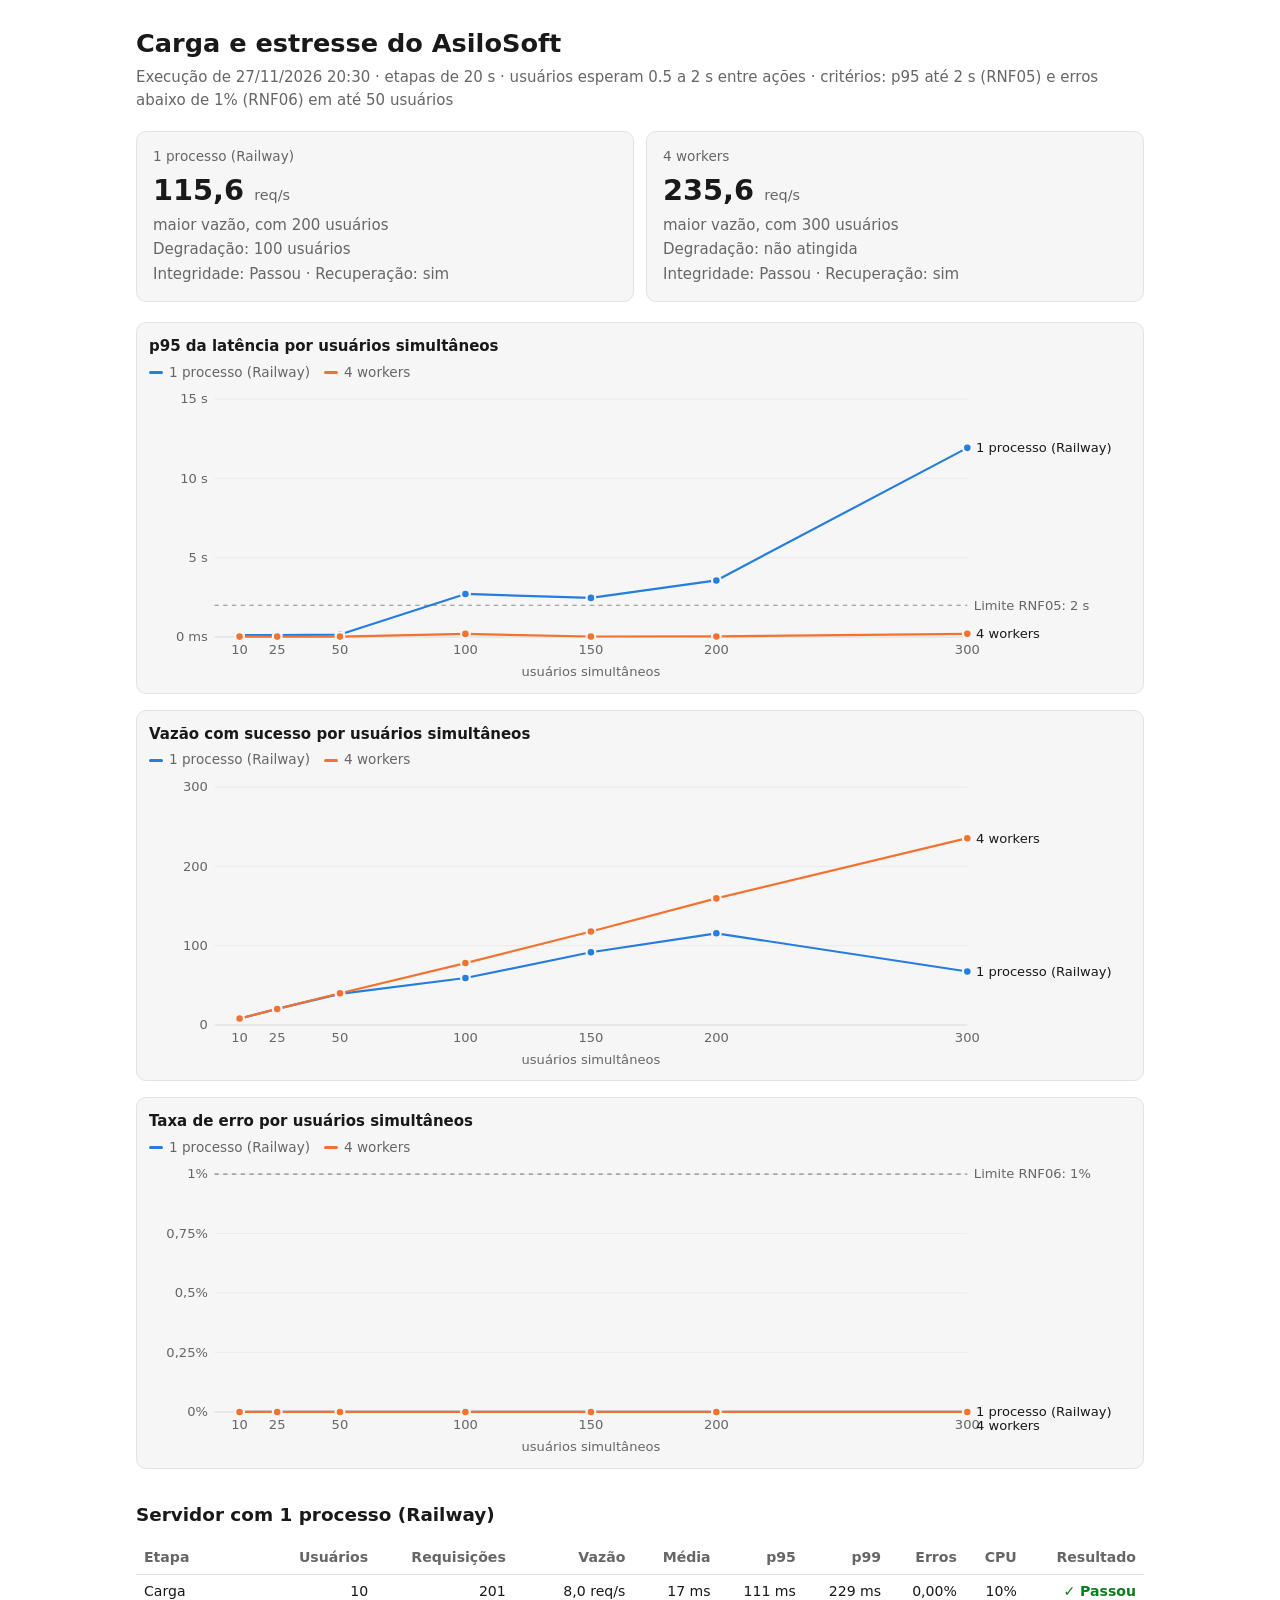
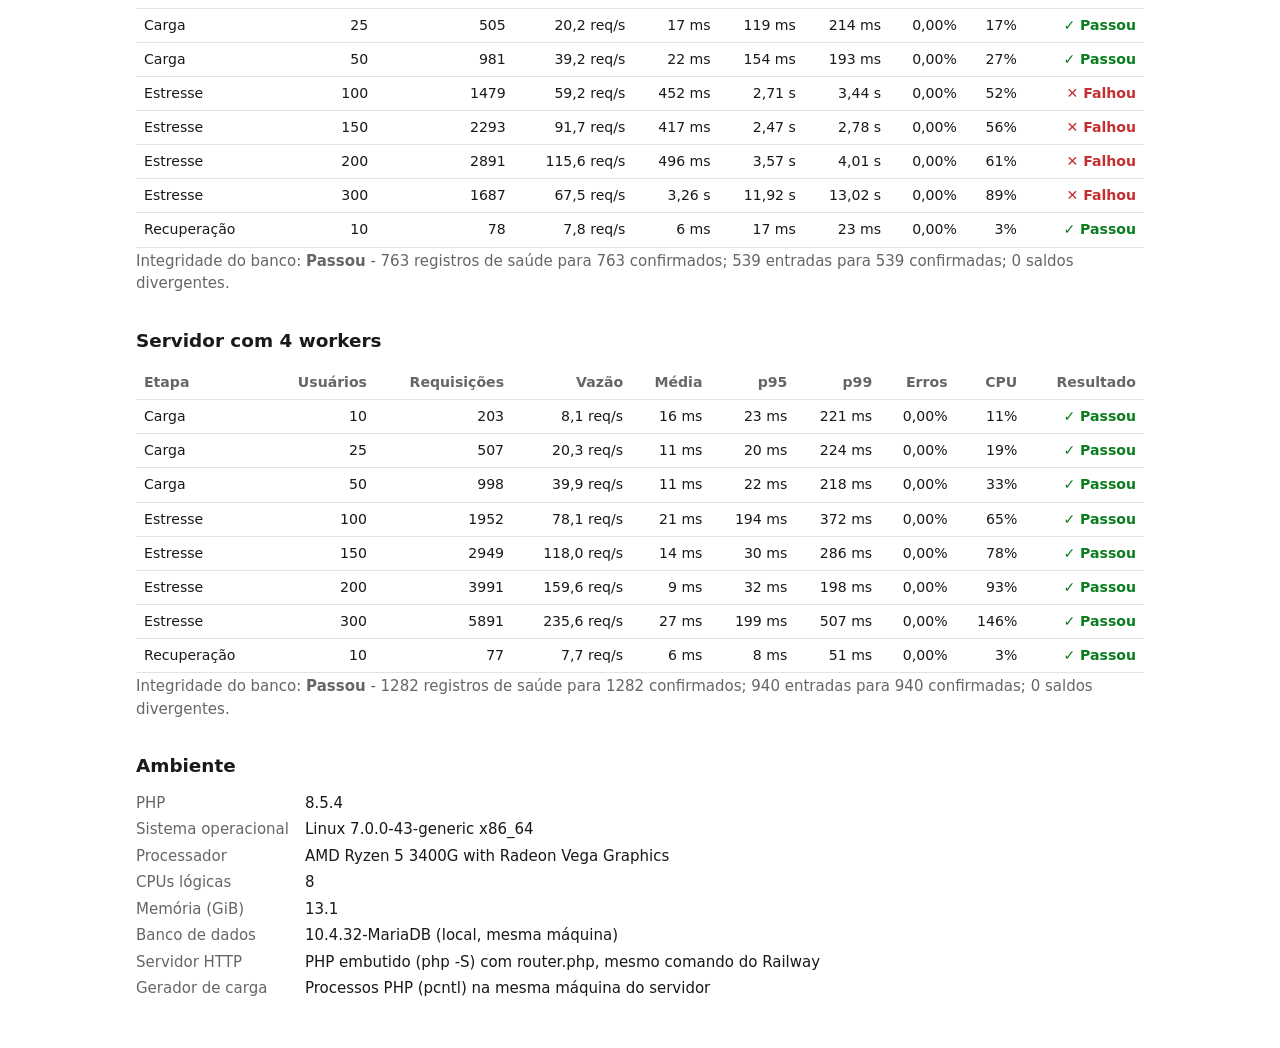
<file: docs/testes/entrega/Carga/relatorio-carga.html>
<!doctype html>
<html lang="pt-BR">
<head>
<meta charset="utf-8">
<meta name="viewport" content="width=device-width, initial-scale=1">
<title>Carga e Estresse</title>
<style>
:root{color-scheme:light;--surface-1:#ffffff;--surface-2:#f6f6f6;--borda:#e2e2e2;--grade:#ececec;--text-primary:#191919;--text-secondary:#666666;--series-1:#257de0;--series-2:#f47230;--series-3:#00b894;--ref:#8a8a8a;--good:#0a7d1d;--critical:#c42f30}
@media (prefers-color-scheme:dark){:root:not([data-theme="light"]){color-scheme:dark;--surface-1:#191919;--surface-2:#222222;--borda:#333333;--grade:#2a2a2a;--text-primary:#efefef;--text-secondary:#9c9c9c;--series-1:#338ced;--series-2:#e76624;--series-3:#00a888;--ref:#8a8a8a;--good:#0aac23;--critical:#eb6263}}
:root[data-theme="dark"]{color-scheme:dark;--surface-1:#191919;--surface-2:#222222;--borda:#333333;--grade:#2a2a2a;--text-primary:#efefef;--text-secondary:#9c9c9c;--series-1:#338ced;--series-2:#e76624;--series-3:#00a888;--ref:#8a8a8a;--good:#0aac23;--critical:#eb6263}
*{box-sizing:border-box}body{margin:0;background:var(--surface-1);color:var(--text-primary);font:15px/1.5 system-ui,-apple-system,"Segoe UI",sans-serif}
main{max-width:1040px;margin:0 auto;padding:24px 16px 48px}h1{font-size:1.6rem;margin:0 0 4px}h2{font-size:1.15rem;margin:32px 0 12px}
.sub,.nota{color:var(--text-secondary);margin:2px 0}.tiles{display:grid;grid-template-columns:repeat(auto-fit,minmax(220px,1fr));gap:12px;margin:20px 0}
.tile{background:var(--surface-2);border:1px solid var(--borda);border-radius:10px;padding:14px 16px}.rot{margin:0;color:var(--text-secondary);font-size:.85rem}
.valor{font-size:1.8rem;font-weight:700;margin:2px 0}.valor span{font-size:.9rem;font-weight:500;color:var(--text-secondary)}
.graficos{display:grid;grid-template-columns:1fr;gap:16px}figure{margin:0;background:var(--surface-2);border:1px solid var(--borda);border-radius:10px;padding:12px;position:relative}
figcaption{font-weight:600;margin-bottom:4px}.legenda{display:flex;gap:14px;flex-wrap:wrap;font-size:.85rem;color:var(--text-secondary);margin-bottom:4px}
.legenda i{display:inline-block;width:14px;height:3px;border-radius:2px;vertical-align:middle;margin-right:6px}svg{width:100%;height:auto;display:block;overflow:visible}
svg text{fill:var(--text-secondary);font-size:12px}.eixo{stroke:var(--borda)}.grade{stroke:var(--grade)}.ref{stroke:var(--ref);stroke-dasharray:4 4}
.alvo{fill:transparent;cursor:crosshair}.dica{position:absolute;pointer-events:none;background:var(--surface-1);border:1px solid var(--borda);border-radius:6px;padding:6px 8px;font-size:.8rem;box-shadow:0 2px 8px rgba(0,0,0,.15);display:none;white-space:nowrap;z-index:2}
.rolagem{overflow-x:auto}table{border-collapse:collapse;width:100%;font-size:.88rem}th,td{padding:6px 8px;border-bottom:1px solid var(--borda);text-align:right}th:first-child,td:first-child{text-align:left}
th{color:var(--text-secondary);font-weight:600}.st{font-weight:600;white-space:nowrap}.st.ok{color:var(--good)}.st.falha{color:var(--critical)}
dl{display:grid;grid-template-columns:max-content 1fr;gap:4px 16px;margin:0}dt{color:var(--text-secondary)}dd{margin:0}
</style>
</head>
<body>
<main>
<h1>Carga e estresse do AsiloSoft</h1>
<p class="sub">Execução de 27/11/2026 20:30 · etapas de 20 s · usuários esperam 0.5 a 2 s entre ações · critérios: p95 até 2 s (RNF05) e erros abaixo de 1% (RNF06) em até 50 usuários</p>
<div class="tiles"><div class="tile"><p class="rot">1 processo (Railway)</p><p class="valor">115,6 <span>req/s</span></p><p class="sub">maior vazão, com 200 usuários</p><p class="sub">Degradação: 100 usuários</p><p class="sub">Integridade: Passou · Recuperação: sim</p></div><div class="tile"><p class="rot">4 workers</p><p class="valor">235,6 <span>req/s</span></p><p class="sub">maior vazão, com 300 usuários</p><p class="sub">Degradação: não atingida</p><p class="sub">Integridade: Passou · Recuperação: sim</p></div></div>
<div class="graficos"><figure><figcaption>p95 da latência por usuários simultâneos</figcaption><div class="legenda"><span><i style="background:var(--series-1)"></i>1 processo (Railway)</span><span><i style="background:var(--series-2)"></i>4 workers</span></div><svg viewBox="0 0 900 270" role="img" aria-label="p95 da latência por usuários simultâneos"><line class="grade" x1="60" x2="750" y1="230" y2="230"/><text x="54" y="234" text-anchor="end">0 ms</text><line class="grade" x1="60" x2="750" y1="157.3" y2="157.3"/><text x="54" y="161.3" text-anchor="end">5 s</text><line class="grade" x1="60" x2="750" y1="84.7" y2="84.7"/><text x="54" y="88.7" text-anchor="end">10 s</text><line class="grade" x1="60" x2="750" y1="12" y2="12"/><text x="54" y="16" text-anchor="end">15 s</text><text x="83" y="246" text-anchor="middle">10</text><text x="117.5" y="246" text-anchor="middle">25</text><text x="175" y="246" text-anchor="middle">50</text><text x="290" y="246" text-anchor="middle">100</text><text x="405" y="246" text-anchor="middle">150</text><text x="520" y="246" text-anchor="middle">200</text><text x="750" y="246" text-anchor="middle">300</text><line class="eixo" x1="60" x2="750" y1="230" y2="230"/><text x="405" y="266" text-anchor="middle">usuários simultâneos</text><line class="ref" x1="60" x2="750" y1="200.9" y2="200.9"/><text x="756" y="204.9">Limite RNF05: 2 s</text><path d="M83 228.4L117.5 228.3L175 227.8L290 190.6L405 194.2L520 178.2L750 56.7" fill="none" stroke="var(--series-1)" stroke-width="2" stroke-linejoin="round" stroke-linecap="round"/><circle cx="83" cy="228.4" r="4" fill="var(--series-1)" stroke="var(--surface-2)" stroke-width="2"/><circle cx="117.5" cy="228.3" r="4" fill="var(--series-1)" stroke="var(--surface-2)" stroke-width="2"/><circle cx="175" cy="227.8" r="4" fill="var(--series-1)" stroke="var(--surface-2)" stroke-width="2"/><circle cx="290" cy="190.6" r="4" fill="var(--series-1)" stroke="var(--surface-2)" stroke-width="2"/><circle cx="405" cy="194.2" r="4" fill="var(--series-1)" stroke="var(--surface-2)" stroke-width="2"/><circle cx="520" cy="178.2" r="4" fill="var(--series-1)" stroke="var(--surface-2)" stroke-width="2"/><circle cx="750" cy="56.7" r="4" fill="var(--series-1)" stroke="var(--surface-2)" stroke-width="2"/><path d="M83 229.7L117.5 229.7L175 229.7L290 227.2L405 229.6L520 229.5L750 227.1" fill="none" stroke="var(--series-2)" stroke-width="2" stroke-linejoin="round" stroke-linecap="round"/><circle cx="83" cy="229.7" r="4" fill="var(--series-2)" stroke="var(--surface-2)" stroke-width="2"/><circle cx="117.5" cy="229.7" r="4" fill="var(--series-2)" stroke="var(--surface-2)" stroke-width="2"/><circle cx="175" cy="229.7" r="4" fill="var(--series-2)" stroke="var(--surface-2)" stroke-width="2"/><circle cx="290" cy="227.2" r="4" fill="var(--series-2)" stroke="var(--surface-2)" stroke-width="2"/><circle cx="405" cy="229.6" r="4" fill="var(--series-2)" stroke="var(--surface-2)" stroke-width="2"/><circle cx="520" cy="229.5" r="4" fill="var(--series-2)" stroke="var(--surface-2)" stroke-width="2"/><circle cx="750" cy="227.1" r="4" fill="var(--series-2)" stroke="var(--surface-2)" stroke-width="2"/><text x="758" y="60.7" style="fill:var(--text-primary)">1 processo (Railway)</text><text x="758" y="231.1" style="fill:var(--text-primary)">4 workers</text><circle class="alvo" cx="83" cy="228.4" r="12" data-dica="1 processo (Railway) · 10 usuários: 111 ms"/><circle class="alvo" cx="117.5" cy="228.3" r="12" data-dica="1 processo (Railway) · 25 usuários: 119 ms"/><circle class="alvo" cx="175" cy="227.8" r="12" data-dica="1 processo (Railway) · 50 usuários: 154 ms"/><circle class="alvo" cx="290" cy="190.6" r="12" data-dica="1 processo (Railway) · 100 usuários: 2,71 s"/><circle class="alvo" cx="405" cy="194.2" r="12" data-dica="1 processo (Railway) · 150 usuários: 2,47 s"/><circle class="alvo" cx="520" cy="178.2" r="12" data-dica="1 processo (Railway) · 200 usuários: 3,57 s"/><circle class="alvo" cx="750" cy="56.7" r="12" data-dica="1 processo (Railway) · 300 usuários: 11,92 s"/><circle class="alvo" cx="83" cy="229.7" r="12" data-dica="4 workers · 10 usuários: 23 ms"/><circle class="alvo" cx="117.5" cy="229.7" r="12" data-dica="4 workers · 25 usuários: 20 ms"/><circle class="alvo" cx="175" cy="229.7" r="12" data-dica="4 workers · 50 usuários: 22 ms"/><circle class="alvo" cx="290" cy="227.2" r="12" data-dica="4 workers · 100 usuários: 194 ms"/><circle class="alvo" cx="405" cy="229.6" r="12" data-dica="4 workers · 150 usuários: 30 ms"/><circle class="alvo" cx="520" cy="229.5" r="12" data-dica="4 workers · 200 usuários: 32 ms"/><circle class="alvo" cx="750" cy="227.1" r="12" data-dica="4 workers · 300 usuários: 199 ms"/></svg><div class="dica"></div></figure><figure><figcaption>Vazão com sucesso por usuários simultâneos</figcaption><div class="legenda"><span><i style="background:var(--series-1)"></i>1 processo (Railway)</span><span><i style="background:var(--series-2)"></i>4 workers</span></div><svg viewBox="0 0 900 270" role="img" aria-label="Vazão com sucesso por usuários simultâneos"><line class="grade" x1="60" x2="750" y1="230" y2="230"/><text x="54" y="234" text-anchor="end">0</text><line class="grade" x1="60" x2="750" y1="157.3" y2="157.3"/><text x="54" y="161.3" text-anchor="end">100</text><line class="grade" x1="60" x2="750" y1="84.7" y2="84.7"/><text x="54" y="88.7" text-anchor="end">200</text><line class="grade" x1="60" x2="750" y1="12" y2="12"/><text x="54" y="16" text-anchor="end">300</text><text x="83" y="246" text-anchor="middle">10</text><text x="117.5" y="246" text-anchor="middle">25</text><text x="175" y="246" text-anchor="middle">50</text><text x="290" y="246" text-anchor="middle">100</text><text x="405" y="246" text-anchor="middle">150</text><text x="520" y="246" text-anchor="middle">200</text><text x="750" y="246" text-anchor="middle">300</text><line class="eixo" x1="60" x2="750" y1="230" y2="230"/><text x="405" y="266" text-anchor="middle">usuários simultâneos</text><path d="M83 224.2L117.5 215.3L175 201.5L290 187L405 163.4L520 146L750 181" fill="none" stroke="var(--series-1)" stroke-width="2" stroke-linejoin="round" stroke-linecap="round"/><circle cx="83" cy="224.2" r="4" fill="var(--series-1)" stroke="var(--surface-2)" stroke-width="2"/><circle cx="117.5" cy="215.3" r="4" fill="var(--series-1)" stroke="var(--surface-2)" stroke-width="2"/><circle cx="175" cy="201.5" r="4" fill="var(--series-1)" stroke="var(--surface-2)" stroke-width="2"/><circle cx="290" cy="187" r="4" fill="var(--series-1)" stroke="var(--surface-2)" stroke-width="2"/><circle cx="405" cy="163.4" r="4" fill="var(--series-1)" stroke="var(--surface-2)" stroke-width="2"/><circle cx="520" cy="146" r="4" fill="var(--series-1)" stroke="var(--surface-2)" stroke-width="2"/><circle cx="750" cy="181" r="4" fill="var(--series-1)" stroke="var(--surface-2)" stroke-width="2"/><path d="M83 224.1L117.5 215.3L175 201L290 173.3L405 144.3L520 114L750 58.8" fill="none" stroke="var(--series-2)" stroke-width="2" stroke-linejoin="round" stroke-linecap="round"/><circle cx="83" cy="224.1" r="4" fill="var(--series-2)" stroke="var(--surface-2)" stroke-width="2"/><circle cx="117.5" cy="215.3" r="4" fill="var(--series-2)" stroke="var(--surface-2)" stroke-width="2"/><circle cx="175" cy="201" r="4" fill="var(--series-2)" stroke="var(--surface-2)" stroke-width="2"/><circle cx="290" cy="173.3" r="4" fill="var(--series-2)" stroke="var(--surface-2)" stroke-width="2"/><circle cx="405" cy="144.3" r="4" fill="var(--series-2)" stroke="var(--surface-2)" stroke-width="2"/><circle cx="520" cy="114" r="4" fill="var(--series-2)" stroke="var(--surface-2)" stroke-width="2"/><circle cx="750" cy="58.8" r="4" fill="var(--series-2)" stroke="var(--surface-2)" stroke-width="2"/><text x="758" y="62.8" style="fill:var(--text-primary)">4 workers</text><text x="758" y="185" style="fill:var(--text-primary)">1 processo (Railway)</text><circle class="alvo" cx="83" cy="224.2" r="12" data-dica="1 processo (Railway) · 10 usuários: 8,0 req/s"/><circle class="alvo" cx="117.5" cy="215.3" r="12" data-dica="1 processo (Railway) · 25 usuários: 20,2 req/s"/><circle class="alvo" cx="175" cy="201.5" r="12" data-dica="1 processo (Railway) · 50 usuários: 39,2 req/s"/><circle class="alvo" cx="290" cy="187" r="12" data-dica="1 processo (Railway) · 100 usuários: 59,2 req/s"/><circle class="alvo" cx="405" cy="163.4" r="12" data-dica="1 processo (Railway) · 150 usuários: 91,7 req/s"/><circle class="alvo" cx="520" cy="146" r="12" data-dica="1 processo (Railway) · 200 usuários: 115,6 req/s"/><circle class="alvo" cx="750" cy="181" r="12" data-dica="1 processo (Railway) · 300 usuários: 67,5 req/s"/><circle class="alvo" cx="83" cy="224.1" r="12" data-dica="4 workers · 10 usuários: 8,1 req/s"/><circle class="alvo" cx="117.5" cy="215.3" r="12" data-dica="4 workers · 25 usuários: 20,3 req/s"/><circle class="alvo" cx="175" cy="201" r="12" data-dica="4 workers · 50 usuários: 39,9 req/s"/><circle class="alvo" cx="290" cy="173.3" r="12" data-dica="4 workers · 100 usuários: 78,1 req/s"/><circle class="alvo" cx="405" cy="144.3" r="12" data-dica="4 workers · 150 usuários: 118,0 req/s"/><circle class="alvo" cx="520" cy="114" r="12" data-dica="4 workers · 200 usuários: 159,6 req/s"/><circle class="alvo" cx="750" cy="58.8" r="12" data-dica="4 workers · 300 usuários: 235,6 req/s"/></svg><div class="dica"></div></figure><figure><figcaption>Taxa de erro por usuários simultâneos</figcaption><div class="legenda"><span><i style="background:var(--series-1)"></i>1 processo (Railway)</span><span><i style="background:var(--series-2)"></i>4 workers</span></div><svg viewBox="0 0 900 270" role="img" aria-label="Taxa de erro por usuários simultâneos"><line class="grade" x1="60" x2="750" y1="230" y2="230"/><text x="54" y="234" text-anchor="end">0%</text><line class="grade" x1="60" x2="750" y1="175.5" y2="175.5"/><text x="54" y="179.5" text-anchor="end">0,25%</text><line class="grade" x1="60" x2="750" y1="121" y2="121"/><text x="54" y="125" text-anchor="end">0,5%</text><line class="grade" x1="60" x2="750" y1="66.5" y2="66.5"/><text x="54" y="70.5" text-anchor="end">0,75%</text><line class="grade" x1="60" x2="750" y1="12" y2="12"/><text x="54" y="16" text-anchor="end">1%</text><text x="83" y="246" text-anchor="middle">10</text><text x="117.5" y="246" text-anchor="middle">25</text><text x="175" y="246" text-anchor="middle">50</text><text x="290" y="246" text-anchor="middle">100</text><text x="405" y="246" text-anchor="middle">150</text><text x="520" y="246" text-anchor="middle">200</text><text x="750" y="246" text-anchor="middle">300</text><line class="eixo" x1="60" x2="750" y1="230" y2="230"/><text x="405" y="266" text-anchor="middle">usuários simultâneos</text><line class="ref" x1="60" x2="750" y1="12" y2="12"/><text x="756" y="16">Limite RNF06: 1%</text><path d="M83 230L117.5 230L175 230L290 230L405 230L520 230L750 230" fill="none" stroke="var(--series-1)" stroke-width="2" stroke-linejoin="round" stroke-linecap="round"/><circle cx="83" cy="230" r="4" fill="var(--series-1)" stroke="var(--surface-2)" stroke-width="2"/><circle cx="117.5" cy="230" r="4" fill="var(--series-1)" stroke="var(--surface-2)" stroke-width="2"/><circle cx="175" cy="230" r="4" fill="var(--series-1)" stroke="var(--surface-2)" stroke-width="2"/><circle cx="290" cy="230" r="4" fill="var(--series-1)" stroke="var(--surface-2)" stroke-width="2"/><circle cx="405" cy="230" r="4" fill="var(--series-1)" stroke="var(--surface-2)" stroke-width="2"/><circle cx="520" cy="230" r="4" fill="var(--series-1)" stroke="var(--surface-2)" stroke-width="2"/><circle cx="750" cy="230" r="4" fill="var(--series-1)" stroke="var(--surface-2)" stroke-width="2"/><path d="M83 230L117.5 230L175 230L290 230L405 230L520 230L750 230" fill="none" stroke="var(--series-2)" stroke-width="2" stroke-linejoin="round" stroke-linecap="round"/><circle cx="83" cy="230" r="4" fill="var(--series-2)" stroke="var(--surface-2)" stroke-width="2"/><circle cx="117.5" cy="230" r="4" fill="var(--series-2)" stroke="var(--surface-2)" stroke-width="2"/><circle cx="175" cy="230" r="4" fill="var(--series-2)" stroke="var(--surface-2)" stroke-width="2"/><circle cx="290" cy="230" r="4" fill="var(--series-2)" stroke="var(--surface-2)" stroke-width="2"/><circle cx="405" cy="230" r="4" fill="var(--series-2)" stroke="var(--surface-2)" stroke-width="2"/><circle cx="520" cy="230" r="4" fill="var(--series-2)" stroke="var(--surface-2)" stroke-width="2"/><circle cx="750" cy="230" r="4" fill="var(--series-2)" stroke="var(--surface-2)" stroke-width="2"/><text x="758" y="234" style="fill:var(--text-primary)">1 processo (Railway)</text><text x="758" y="247" style="fill:var(--text-primary)">4 workers</text><circle class="alvo" cx="83" cy="230" r="12" data-dica="1 processo (Railway) · 10 usuários: 0,0%"/><circle class="alvo" cx="117.5" cy="230" r="12" data-dica="1 processo (Railway) · 25 usuários: 0,0%"/><circle class="alvo" cx="175" cy="230" r="12" data-dica="1 processo (Railway) · 50 usuários: 0,0%"/><circle class="alvo" cx="290" cy="230" r="12" data-dica="1 processo (Railway) · 100 usuários: 0,0%"/><circle class="alvo" cx="405" cy="230" r="12" data-dica="1 processo (Railway) · 150 usuários: 0,0%"/><circle class="alvo" cx="520" cy="230" r="12" data-dica="1 processo (Railway) · 200 usuários: 0,0%"/><circle class="alvo" cx="750" cy="230" r="12" data-dica="1 processo (Railway) · 300 usuários: 0,0%"/><circle class="alvo" cx="83" cy="230" r="12" data-dica="4 workers · 10 usuários: 0,0%"/><circle class="alvo" cx="117.5" cy="230" r="12" data-dica="4 workers · 25 usuários: 0,0%"/><circle class="alvo" cx="175" cy="230" r="12" data-dica="4 workers · 50 usuários: 0,0%"/><circle class="alvo" cx="290" cy="230" r="12" data-dica="4 workers · 100 usuários: 0,0%"/><circle class="alvo" cx="405" cy="230" r="12" data-dica="4 workers · 150 usuários: 0,0%"/><circle class="alvo" cx="520" cy="230" r="12" data-dica="4 workers · 200 usuários: 0,0%"/><circle class="alvo" cx="750" cy="230" r="12" data-dica="4 workers · 300 usuários: 0,0%"/></svg><div class="dica"></div></figure></div>
<h2>Servidor com 1 processo (Railway)</h2><div class="rolagem"><table><thead><tr><th>Etapa</th><th>Usuários</th><th>Requisições</th><th>Vazão</th><th>Média</th><th>p95</th><th>p99</th><th>Erros</th><th>CPU</th><th>Resultado</th></tr></thead><tbody><tr><td>Carga</td><td>10</td><td>201</td><td>8,0 req/s</td><td>17 ms</td><td>111 ms</td><td>229 ms</td><td>0,00%</td><td>10%</td><td><span class="st ok">✓ Passou</span></td></tr><tr><td>Carga</td><td>25</td><td>505</td><td>20,2 req/s</td><td>17 ms</td><td>119 ms</td><td>214 ms</td><td>0,00%</td><td>17%</td><td><span class="st ok">✓ Passou</span></td></tr><tr><td>Carga</td><td>50</td><td>981</td><td>39,2 req/s</td><td>22 ms</td><td>154 ms</td><td>193 ms</td><td>0,00%</td><td>27%</td><td><span class="st ok">✓ Passou</span></td></tr><tr><td>Estresse</td><td>100</td><td>1479</td><td>59,2 req/s</td><td>452 ms</td><td>2,71 s</td><td>3,44 s</td><td>0,00%</td><td>52%</td><td><span class="st falha">✕ Falhou</span></td></tr><tr><td>Estresse</td><td>150</td><td>2293</td><td>91,7 req/s</td><td>417 ms</td><td>2,47 s</td><td>2,78 s</td><td>0,00%</td><td>56%</td><td><span class="st falha">✕ Falhou</span></td></tr><tr><td>Estresse</td><td>200</td><td>2891</td><td>115,6 req/s</td><td>496 ms</td><td>3,57 s</td><td>4,01 s</td><td>0,00%</td><td>61%</td><td><span class="st falha">✕ Falhou</span></td></tr><tr><td>Estresse</td><td>300</td><td>1687</td><td>67,5 req/s</td><td>3,26 s</td><td>11,92 s</td><td>13,02 s</td><td>0,00%</td><td>89%</td><td><span class="st falha">✕ Falhou</span></td></tr><tr><td>Recuperação</td><td>10</td><td>78</td><td>7,8 req/s</td><td>6 ms</td><td>17 ms</td><td>23 ms</td><td>0,00%</td><td>3%</td><td><span class="st ok">✓ Passou</span></td></tr></tbody></table></div><p class="nota">Integridade do banco: <strong>Passou</strong> - 763 registros de saúde para 763 confirmados; 539 entradas para 539 confirmadas; 0 saldos divergentes.</p><h2>Servidor com 4 workers</h2><div class="rolagem"><table><thead><tr><th>Etapa</th><th>Usuários</th><th>Requisições</th><th>Vazão</th><th>Média</th><th>p95</th><th>p99</th><th>Erros</th><th>CPU</th><th>Resultado</th></tr></thead><tbody><tr><td>Carga</td><td>10</td><td>203</td><td>8,1 req/s</td><td>16 ms</td><td>23 ms</td><td>221 ms</td><td>0,00%</td><td>11%</td><td><span class="st ok">✓ Passou</span></td></tr><tr><td>Carga</td><td>25</td><td>507</td><td>20,3 req/s</td><td>11 ms</td><td>20 ms</td><td>224 ms</td><td>0,00%</td><td>19%</td><td><span class="st ok">✓ Passou</span></td></tr><tr><td>Carga</td><td>50</td><td>998</td><td>39,9 req/s</td><td>11 ms</td><td>22 ms</td><td>218 ms</td><td>0,00%</td><td>33%</td><td><span class="st ok">✓ Passou</span></td></tr><tr><td>Estresse</td><td>100</td><td>1952</td><td>78,1 req/s</td><td>21 ms</td><td>194 ms</td><td>372 ms</td><td>0,00%</td><td>65%</td><td><span class="st ok">✓ Passou</span></td></tr><tr><td>Estresse</td><td>150</td><td>2949</td><td>118,0 req/s</td><td>14 ms</td><td>30 ms</td><td>286 ms</td><td>0,00%</td><td>78%</td><td><span class="st ok">✓ Passou</span></td></tr><tr><td>Estresse</td><td>200</td><td>3991</td><td>159,6 req/s</td><td>9 ms</td><td>32 ms</td><td>198 ms</td><td>0,00%</td><td>93%</td><td><span class="st ok">✓ Passou</span></td></tr><tr><td>Estresse</td><td>300</td><td>5891</td><td>235,6 req/s</td><td>27 ms</td><td>199 ms</td><td>507 ms</td><td>0,00%</td><td>146%</td><td><span class="st ok">✓ Passou</span></td></tr><tr><td>Recuperação</td><td>10</td><td>77</td><td>7,7 req/s</td><td>6 ms</td><td>8 ms</td><td>51 ms</td><td>0,00%</td><td>3%</td><td><span class="st ok">✓ Passou</span></td></tr></tbody></table></div><p class="nota">Integridade do banco: <strong>Passou</strong> - 1282 registros de saúde para 1282 confirmados; 940 entradas para 940 confirmadas; 0 saldos divergentes.</p>
<h2>Ambiente</h2>
<dl><dt>PHP</dt><dd>8.5.4</dd><dt>Sistema operacional</dt><dd>Linux 7.0.0-43-generic x86_64</dd><dt>Processador</dt><dd>AMD Ryzen 5 3400G with Radeon Vega Graphics</dd><dt>CPUs lógicas</dt><dd>8</dd><dt>Memória (GiB)</dt><dd>13.1</dd><dt>Banco de dados</dt><dd>10.4.32-MariaDB (local, mesma máquina)</dd><dt>Servidor HTTP</dt><dd>PHP embutido (php -S) com router.php, mesmo comando do Railway</dd><dt>Gerador de carga</dt><dd>Processos PHP (pcntl) na mesma máquina do servidor</dd></dl>
</main>
<script>
document.querySelectorAll('figure').forEach(function (fig) {
  var dica = fig.querySelector('.dica');
  fig.querySelectorAll('.alvo').forEach(function (alvo) {
    alvo.addEventListener('mouseenter', function () { dica.textContent = alvo.dataset.dica; dica.style.display = 'block'; });
    alvo.addEventListener('mousemove', function (ev) {
      var r = fig.getBoundingClientRect(); var x = ev.clientX - r.left + 12;
      if (x + dica.offsetWidth > r.width) x = ev.clientX - r.left - dica.offsetWidth - 12;
      dica.style.left = x + 'px'; dica.style.top = (ev.clientY - r.top - 36) + 'px';
    });
    alvo.addEventListener('mouseleave', function () { dica.style.display = 'none'; });
  });
});
</script>
</body>
</html>
</file>
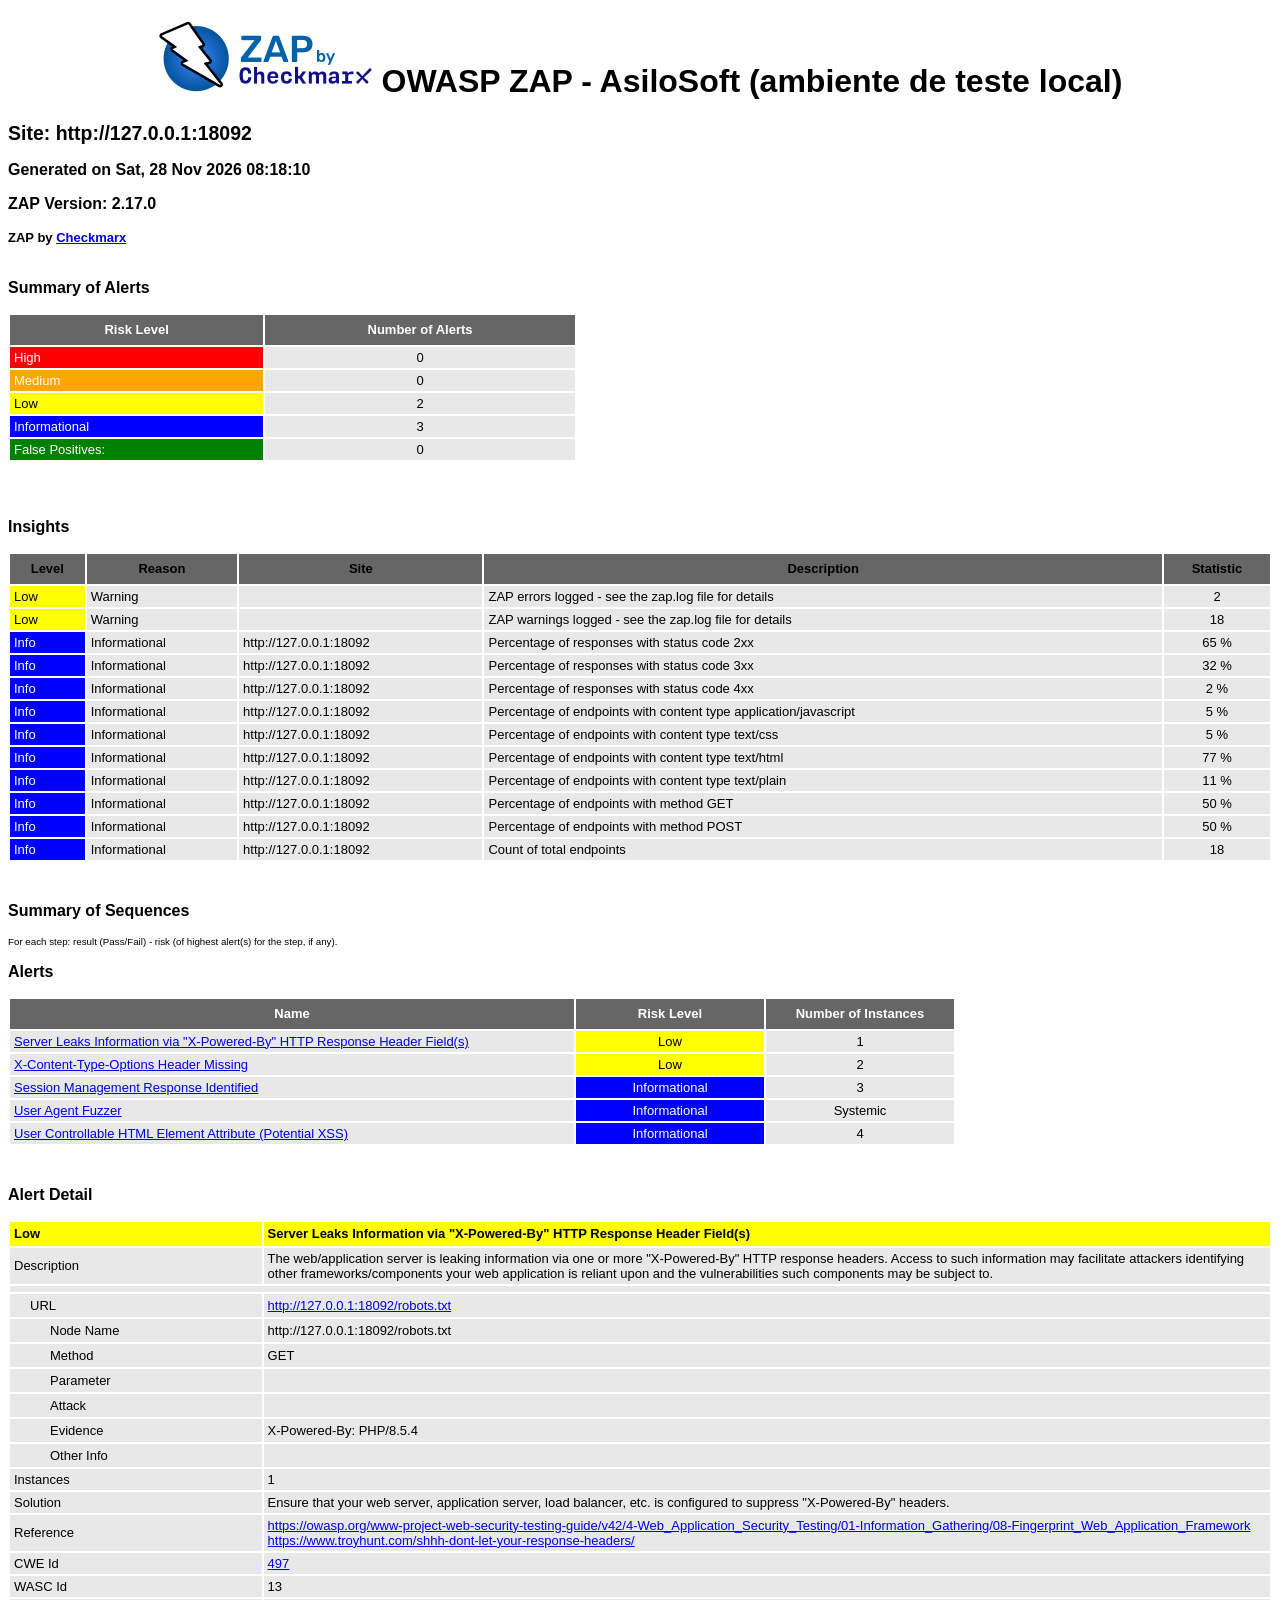
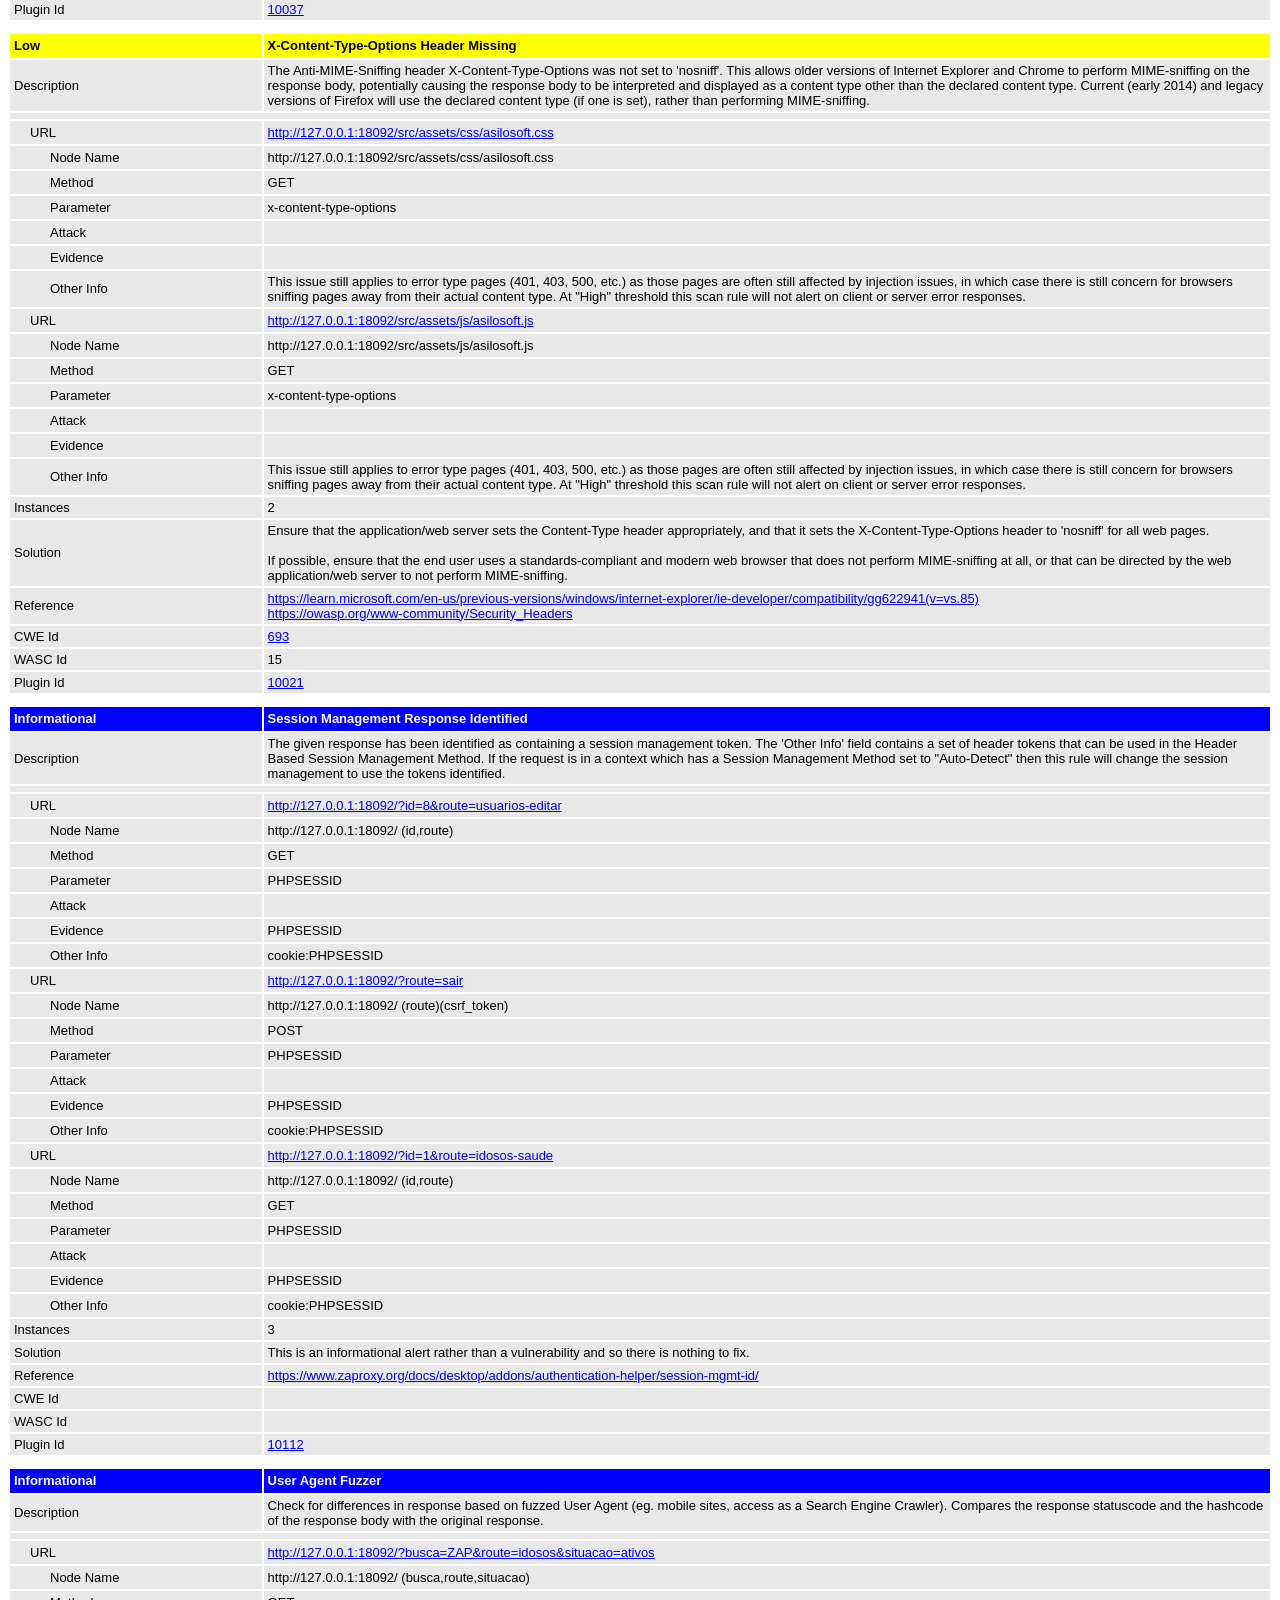
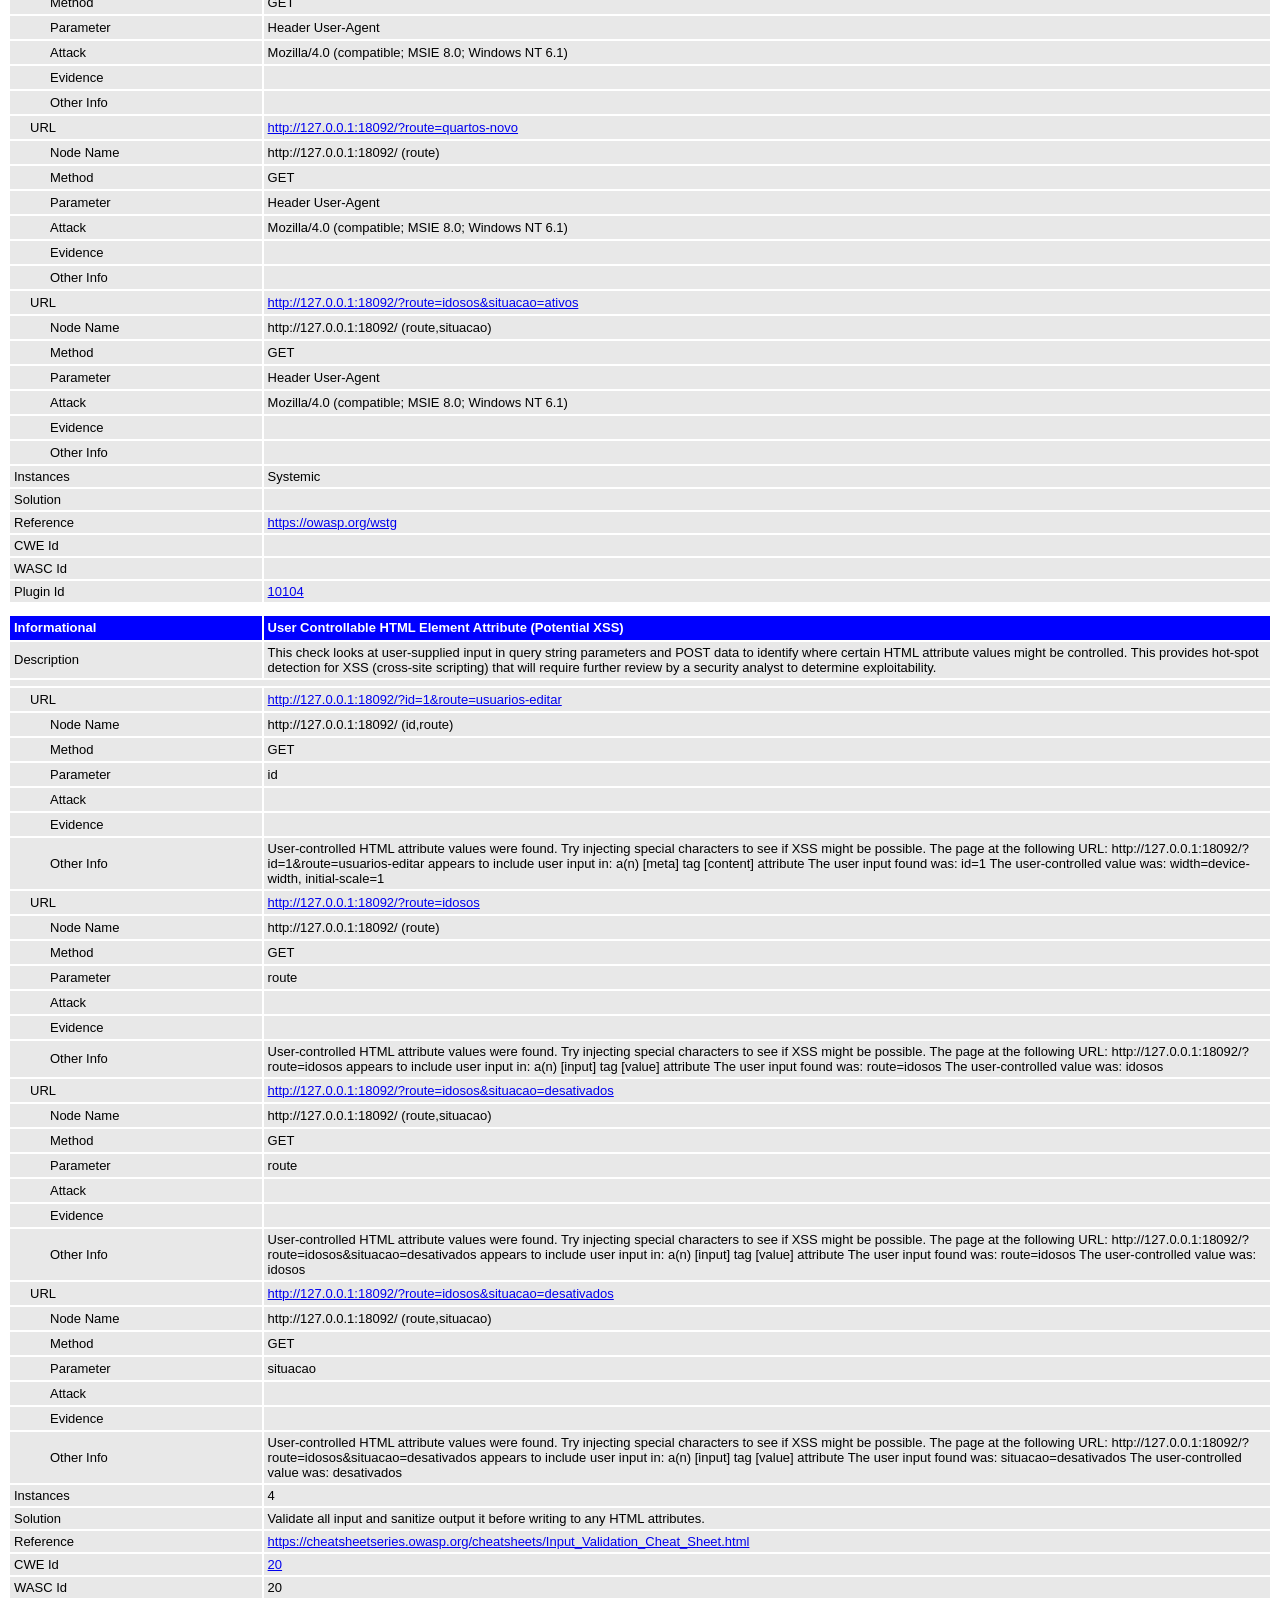
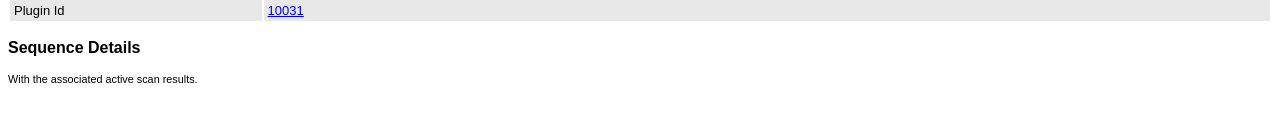
<file: docs/testes/entrega/Seguranca/relatorio-zap-antes.html>
<!DOCTYPE html>
<html>
<head>
<META http-equiv="Content-Type" content="text/html; charset=UTF-8" />
<title>OWASP ZAP - AsiloSoft (ambiente de teste local)</title>
<style type="text/css">
body {
	font-family: "Helvetica Neue", Helvetica, Arial, sans-serif;
	color: #000;
	font-size: 13px;
}

h1 {
	text-align: center;
	font-weight: bold;
	font-size: 32px
}

h3 {
	font-size: 16px;
}

table {
	border: none;
	font-size: 13px;
}

td, th {
	padding: 3px 4px;
	word-break: break-word;
}

th {
	font-weight: bold;
	background-color: #666666;
}

td {
	background-color: #e8e8e8;
}

.spacer {
	margin: 10px;
}

.spacer-lg {
	margin: 40px;
}

.indent1 {
	padding: 4px 20px;
}

.indent2 {
	padding: 4px 40px;
}

.risk-3 {
	background-color: red;
	color: #FFF;
}

.risk-2 {
	background-color: orange;
	color: #FFF;
}

.risk-1 {
	background-color: yellow;
	color: #000;
}

.risk-0 {
	background-color: blue;
	color: #FFF;
}

.risk--1 {
	background-color: green;
	color: #FFF;
}

.summary {
	width: 45%;
}

.summary th {
	color: #FFF;
}

.summary100 {
	width: 100%;
}

.summary80 {
	width: 80%;
}

.tdconstrainer {
	width: 9.1%;
	padding: 0
}

.alerts {
	width: 75%;
}

.alerts th {
	color: #FFF;
}

.results {
	width: 100%;
}

.results th {
	text-align: left;
}

.left-header {
	display: inline-block;
}

.pass {
	background: green;
	color: white
}

.pass::before {
	content: '\2714';
	color: white
}

.fail {
	background: red;
	color: white
}

.fail::before {
	content: '\2716';
	color: white
}

.alert-3b::before {
	content: '\2691';
	color: red
}

.alert-2b::before {
	content: '\2691 ';
	color: orange
}

.alert-1b::before {
	content: '\2691';
	color: yellow
}

.alert-0b::before {
	content: '\2691';
	color: blue
}

.alert-3a::after {
	content: '\2691';
	color: red
}

.alert-2a::after {
	content: '\2691 ';
	color: orange
}

.alert-1a::after {
	content: '\2691';
	color: yellow
}

.alert-0a::after {
	content: '\2691';
	color: blue
}

.lm2 {
	margin-left: 2em;
}

.smallnote {
	font-size: 0.75em
}

.alwayswhite {
	color: white
}
</style>
</head>
<body>
	<h1>
		<!-- The ZAP by Checkmark Logo -->
		<img
			src="[data-uri]"
			alt="" />
		OWASP ZAP - AsiloSoft (ambiente de teste local)
	</h1>
	<p />
	

	<h2>
		
		Site: http://127.0.0.1:18092
		
	</h2>

	<h3>
		Generated on Sat, 28 Nov 2026 08:18:10
	</h3>

	<h3>
		ZAP Version: 2.17.0
	</h3>

	<h4>
		ZAP by <a href="https://checkmarx.com/">Checkmarx</a>
	</h4>

	
		<h3 class="left-header">Summary of Alerts</h3>
		<table class="summary">
			<tr>
				<th width="45%"
					height="24">Risk Level</th>
				<th width="55%"
					align="center">Number of Alerts</th>
			</tr>
			<tr>
				<td class="risk-3">
					<div>High</div>
				</td>
				<td align="center">
					<div>0</div>
				</td>
			</tr>
			<tr>
				<td class="risk-2">
					<div>Medium</div>
				</td>
				<td align="center">
					<div>0</div>
				</td>
			</tr>
			<tr>
				<td class="risk-1">
					<div>Low</div>
				</td>
				<td align="center">
					<div>2</div>
				</td>
			</tr>
			<tr>
				<td class="risk-0">
					<div>Informational</div>
				</td>
				<td align="center">
					<div>3</div>
				</td>
			</tr>
			<tr>
				<td class="risk--1">
					<div>				False Positives:</div>
				</td>
				<td align="center">
					<div>0</div>
				</td>
			</tr>
		</table>
		<div class="spacer-lg"></div>
	
	
	
		<h3 class="left-header">Insights</h3>
		<table class="summary100">
			<tr>
				<th height="24">Level</th>
				<th>Reason</th>
				<th>Site</th>
				<th>Description</th>
				<th>Statistic</th>
			</tr>
			
				<tr>
				<td class="risk-1">
					<div>Low</div>
				</td>
				<td>
					<div>Warning</div>
				</td>
				<td>
					<div></div>
				</td>
				<td>
					<div>ZAP errors logged - see the zap.log file for details</div>
				</td>
				<td align="center">
					<div>2   </div>
				</td>
				</tr>
			
				<tr>
				<td class="risk-1">
					<div>Low</div>
				</td>
				<td>
					<div>Warning</div>
				</td>
				<td>
					<div></div>
				</td>
				<td>
					<div>ZAP warnings logged - see the zap.log file for details</div>
				</td>
				<td align="center">
					<div>18   </div>
				</td>
				</tr>
			
				<tr>
				<td class="risk-0">
					<div>Info</div>
				</td>
				<td>
					<div>Informational</div>
				</td>
				<td>
					<div>http://127.0.0.1:18092</div>
				</td>
				<td>
					<div>Percentage of responses with status code 2xx</div>
				</td>
				<td align="center">
					<div>65 %</div>
				</td>
				</tr>
			
				<tr>
				<td class="risk-0">
					<div>Info</div>
				</td>
				<td>
					<div>Informational</div>
				</td>
				<td>
					<div>http://127.0.0.1:18092</div>
				</td>
				<td>
					<div>Percentage of responses with status code 3xx</div>
				</td>
				<td align="center">
					<div>32 %</div>
				</td>
				</tr>
			
				<tr>
				<td class="risk-0">
					<div>Info</div>
				</td>
				<td>
					<div>Informational</div>
				</td>
				<td>
					<div>http://127.0.0.1:18092</div>
				</td>
				<td>
					<div>Percentage of responses with status code 4xx</div>
				</td>
				<td align="center">
					<div>2 %</div>
				</td>
				</tr>
			
				<tr>
				<td class="risk-0">
					<div>Info</div>
				</td>
				<td>
					<div>Informational</div>
				</td>
				<td>
					<div>http://127.0.0.1:18092</div>
				</td>
				<td>
					<div>Percentage of endpoints with content type application/javascript</div>
				</td>
				<td align="center">
					<div>5 %</div>
				</td>
				</tr>
			
				<tr>
				<td class="risk-0">
					<div>Info</div>
				</td>
				<td>
					<div>Informational</div>
				</td>
				<td>
					<div>http://127.0.0.1:18092</div>
				</td>
				<td>
					<div>Percentage of endpoints with content type text/css</div>
				</td>
				<td align="center">
					<div>5 %</div>
				</td>
				</tr>
			
				<tr>
				<td class="risk-0">
					<div>Info</div>
				</td>
				<td>
					<div>Informational</div>
				</td>
				<td>
					<div>http://127.0.0.1:18092</div>
				</td>
				<td>
					<div>Percentage of endpoints with content type text/html</div>
				</td>
				<td align="center">
					<div>77 %</div>
				</td>
				</tr>
			
				<tr>
				<td class="risk-0">
					<div>Info</div>
				</td>
				<td>
					<div>Informational</div>
				</td>
				<td>
					<div>http://127.0.0.1:18092</div>
				</td>
				<td>
					<div>Percentage of endpoints with content type text/plain</div>
				</td>
				<td align="center">
					<div>11 %</div>
				</td>
				</tr>
			
				<tr>
				<td class="risk-0">
					<div>Info</div>
				</td>
				<td>
					<div>Informational</div>
				</td>
				<td>
					<div>http://127.0.0.1:18092</div>
				</td>
				<td>
					<div>Percentage of endpoints with method GET</div>
				</td>
				<td align="center">
					<div>50 %</div>
				</td>
				</tr>
			
				<tr>
				<td class="risk-0">
					<div>Info</div>
				</td>
				<td>
					<div>Informational</div>
				</td>
				<td>
					<div>http://127.0.0.1:18092</div>
				</td>
				<td>
					<div>Percentage of endpoints with method POST</div>
				</td>
				<td align="center">
					<div>50 %</div>
				</td>
				</tr>
			
				<tr>
				<td class="risk-0">
					<div>Info</div>
				</td>
				<td>
					<div>Informational</div>
				</td>
				<td>
					<div>http://127.0.0.1:18092</div>
				</td>
				<td>
					<div>Count of total endpoints</div>
				</td>
				<td align="center">
					<div>18   </div>
				</td>
				</tr>
			
		</table>
		<div class="spacer-lg"></div>
	

	
		
			<h3>Summary of Sequences</h3>
			<p class="smallnote">For each step: result (Pass/Fail) - risk (of highest alert(s) for the step, if any).</p>

			
				</table>
			
		
	</th:block>

	
		<h3>Alerts</h3>
		<table class="alerts">
			<tr>
				<th width="60%" height="24">Name</th>
				<th width="20%"
					align="center">Risk Level</th>
				<th width="20%"
					align="center">Number of Instances</th>
			</tr>
			<tr>
				<td><a href="#10037">Server Leaks Information via &quot;X-Powered-By&quot; HTTP Response Header Field(s)</a></td>
				<td align="center" class="risk-1">Low</td>
				
				
				<td align="center">1</td>
				
			</tr>
			<tr>
				<td><a href="#10021">X-Content-Type-Options Header Missing</a></td>
				<td align="center" class="risk-1">Low</td>
				
				
				<td align="center">2</td>
				
			</tr>
			<tr>
				<td><a href="#10112">Session Management Response Identified</a></td>
				<td align="center" class="risk-0">Informational</td>
				
				
				<td align="center">3</td>
				
			</tr>
			<tr>
				<td><a href="#10104">User Agent Fuzzer</a></td>
				<td align="center" class="risk-0">Informational</td>
				
				<td align="center">Systemic</td>
				
				
			</tr>
			<tr>
				<td><a href="#10031">User Controllable HTML Element Attribute (Potential XSS)</a></td>
				<td align="center" class="risk-0">Informational</td>
				
				
				<td align="center">4</td>
				
			</tr>
		</table>
		<div class="spacer-lg"></div>
	

	
		<h3>Alert Detail</h3>
		
			<table class="results">
				<tr height="24">
					<th width="20%" class="risk-1"><a
						id="10037"></a>
						<div>Low</div></th>
					<th class="risk-1">Server Leaks Information via &quot;X-Powered-By&quot; HTTP Response Header Field(s)</th>
				</tr>
				<tr>
					<td width="20%">Description</td>
					<td width="80%">
							<div>The web/application server is leaking information via one or more &quot;X-Powered-By&quot; HTTP response headers. Access to such information may facilitate attackers identifying other frameworks/components your web application is reliant upon and the vulnerabilities such components may be subject to.</div>
							
						</td>
				</tr>
				<TR vAlign="top">
					<TD colspan="2"></TD>
				</TR>
				
					<tr>
						<td width="20%"
							class="indent1">URL</td>
						<td width="80%"><a href="http://127.0.0.1:18092/robots.txt">http://127.0.0.1:18092/robots.txt</a></td>
					</tr>
					<tr>
						<td width="20%"
							class="indent2">Node Name</td>
						<td width="80%">http://127.0.0.1:18092/robots.txt</td>
					</tr>
					<tr>
						<td width="20%"
							class="indent2">Method</td>
						<td width="80%">GET</td>
					</tr>
					<tr>
						<td width="20%"
							class="indent2">Parameter</td>
						<td width="80%"></td>
					</tr>
					<tr>
						<td width="20%"
							class="indent2">Attack</td>
						<td width="80%"></td>
					</tr>
					<tr>
						<td width="20%"
							class="indent2">Evidence</td>
						<td width="80%">X-Powered-By: PHP/8.5.4</td>
					</tr>
					<tr>
						<td width="20%"
							class="indent2">Other Info</td>
						<td width="80%"></td>
					</tr>
				
				<tr>
					<td width="20%">Instances</td>
					
					
					<td width="80%">1</td>
					
				</tr>
				<tr>
					<td width="20%">Solution</td>
					<td width="80%">
							<div>Ensure that your web server, application server, load balancer, etc. is configured to suppress &quot;X-Powered-By&quot; headers.</div>
							
						</td>
				</tr>
				<tr>
					<td width="20%">Reference</td>
					<td width="80%">
							<a href="https://owasp.org/www-project-web-security-testing-guide/v42/4-Web_Application_Security_Testing/01-Information_Gathering/08-Fingerprint_Web_Application_Framework">https://owasp.org/www-project-web-security-testing-guide/v42/4-Web_Application_Security_Testing/01-Information_Gathering/08-Fingerprint_Web_Application_Framework</a>
							<br />
						
							<a href="https://www.troyhunt.com/shhh-dont-let-your-response-headers/">https://www.troyhunt.com/shhh-dont-let-your-response-headers/</a>
							
						</td>
				</tr>
				<tr>
					<td width="20%">CWE Id</td>
					<td width="80%"><a
						href="https://cwe.mitre.org/data/definitions/497.html">497</a></td>
				</tr>
				<tr>
					<td width="20%">WASC Id</td>
					<td width="80%">13</td>
				</tr>
				<tr>
					<td width="20%">Plugin Id</td>
					<td width="80%"><a
						href="https://www.zaproxy.org/docs/alerts/10037/">10037</a></td>
				</tr>
			</table>
			<div class="spacer"></div>
		
			<table class="results">
				<tr height="24">
					<th width="20%" class="risk-1"><a
						id="10021"></a>
						<div>Low</div></th>
					<th class="risk-1">X-Content-Type-Options Header Missing</th>
				</tr>
				<tr>
					<td width="20%">Description</td>
					<td width="80%">
							<div>The Anti-MIME-Sniffing header X-Content-Type-Options was not set to &#39;nosniff&#39;. This allows older versions of Internet Explorer and Chrome to perform MIME-sniffing on the response body, potentially causing the response body to be interpreted and displayed as a content type other than the declared content type. Current (early 2014) and legacy versions of Firefox will use the declared content type (if one is set), rather than performing MIME-sniffing.</div>
							
						</td>
				</tr>
				<TR vAlign="top">
					<TD colspan="2"></TD>
				</TR>
				
					<tr>
						<td width="20%"
							class="indent1">URL</td>
						<td width="80%"><a href="http://127.0.0.1:18092/src/assets/css/asilosoft.css">http://127.0.0.1:18092/src/assets/css/asilosoft.css</a></td>
					</tr>
					<tr>
						<td width="20%"
							class="indent2">Node Name</td>
						<td width="80%">http://127.0.0.1:18092/src/assets/css/asilosoft.css</td>
					</tr>
					<tr>
						<td width="20%"
							class="indent2">Method</td>
						<td width="80%">GET</td>
					</tr>
					<tr>
						<td width="20%"
							class="indent2">Parameter</td>
						<td width="80%">x-content-type-options</td>
					</tr>
					<tr>
						<td width="20%"
							class="indent2">Attack</td>
						<td width="80%"></td>
					</tr>
					<tr>
						<td width="20%"
							class="indent2">Evidence</td>
						<td width="80%"></td>
					</tr>
					<tr>
						<td width="20%"
							class="indent2">Other Info</td>
						<td width="80%">This issue still applies to error type pages (401, 403, 500, etc.) as those pages are often still affected by injection issues, in which case there is still concern for browsers sniffing pages away from their actual content type.
At &quot;High&quot; threshold this scan rule will not alert on client or server error responses.</td>
					</tr>
				
					<tr>
						<td width="20%"
							class="indent1">URL</td>
						<td width="80%"><a href="http://127.0.0.1:18092/src/assets/js/asilosoft.js">http://127.0.0.1:18092/src/assets/js/asilosoft.js</a></td>
					</tr>
					<tr>
						<td width="20%"
							class="indent2">Node Name</td>
						<td width="80%">http://127.0.0.1:18092/src/assets/js/asilosoft.js</td>
					</tr>
					<tr>
						<td width="20%"
							class="indent2">Method</td>
						<td width="80%">GET</td>
					</tr>
					<tr>
						<td width="20%"
							class="indent2">Parameter</td>
						<td width="80%">x-content-type-options</td>
					</tr>
					<tr>
						<td width="20%"
							class="indent2">Attack</td>
						<td width="80%"></td>
					</tr>
					<tr>
						<td width="20%"
							class="indent2">Evidence</td>
						<td width="80%"></td>
					</tr>
					<tr>
						<td width="20%"
							class="indent2">Other Info</td>
						<td width="80%">This issue still applies to error type pages (401, 403, 500, etc.) as those pages are often still affected by injection issues, in which case there is still concern for browsers sniffing pages away from their actual content type.
At &quot;High&quot; threshold this scan rule will not alert on client or server error responses.</td>
					</tr>
				
				<tr>
					<td width="20%">Instances</td>
					
					
					<td width="80%">2</td>
					
				</tr>
				<tr>
					<td width="20%">Solution</td>
					<td width="80%">
							<div>Ensure that the application/web server sets the Content-Type header appropriately, and that it sets the X-Content-Type-Options header to &#39;nosniff&#39; for all web pages.</div>
							<br />
						
							<div>If possible, ensure that the end user uses a standards-compliant and modern web browser that does not perform MIME-sniffing at all, or that can be directed by the web application/web server to not perform MIME-sniffing.</div>
							
						</td>
				</tr>
				<tr>
					<td width="20%">Reference</td>
					<td width="80%">
							<a href="https://learn.microsoft.com/en-us/previous-versions/windows/internet-explorer/ie-developer/compatibility/gg622941(v=vs.85)">https://learn.microsoft.com/en-us/previous-versions/windows/internet-explorer/ie-developer/compatibility/gg622941(v=vs.85)</a>
							<br />
						
							<a href="https://owasp.org/www-community/Security_Headers">https://owasp.org/www-community/Security_Headers</a>
							
						</td>
				</tr>
				<tr>
					<td width="20%">CWE Id</td>
					<td width="80%"><a
						href="https://cwe.mitre.org/data/definitions/693.html">693</a></td>
				</tr>
				<tr>
					<td width="20%">WASC Id</td>
					<td width="80%">15</td>
				</tr>
				<tr>
					<td width="20%">Plugin Id</td>
					<td width="80%"><a
						href="https://www.zaproxy.org/docs/alerts/10021/">10021</a></td>
				</tr>
			</table>
			<div class="spacer"></div>
		
			<table class="results">
				<tr height="24">
					<th width="20%" class="risk-0"><a
						id="10112"></a>
						<div>Informational</div></th>
					<th class="risk-0">Session Management Response Identified</th>
				</tr>
				<tr>
					<td width="20%">Description</td>
					<td width="80%">
							<div>The given response has been identified as containing a session management token. The &#39;Other Info&#39; field contains a set of header tokens that can be used in the Header Based Session Management Method. If the request is in a context which has a Session Management Method set to &quot;Auto-Detect&quot; then this rule will change the session management to use the tokens identified.</div>
							
						</td>
				</tr>
				<TR vAlign="top">
					<TD colspan="2"></TD>
				</TR>
				
					<tr>
						<td width="20%"
							class="indent1">URL</td>
						<td width="80%"><a href="http://127.0.0.1:18092/?id=8&amp;route=usuarios-editar">http://127.0.0.1:18092/?id=8&amp;route=usuarios-editar</a></td>
					</tr>
					<tr>
						<td width="20%"
							class="indent2">Node Name</td>
						<td width="80%">http://127.0.0.1:18092/ (id,route)</td>
					</tr>
					<tr>
						<td width="20%"
							class="indent2">Method</td>
						<td width="80%">GET</td>
					</tr>
					<tr>
						<td width="20%"
							class="indent2">Parameter</td>
						<td width="80%">PHPSESSID</td>
					</tr>
					<tr>
						<td width="20%"
							class="indent2">Attack</td>
						<td width="80%"></td>
					</tr>
					<tr>
						<td width="20%"
							class="indent2">Evidence</td>
						<td width="80%">PHPSESSID</td>
					</tr>
					<tr>
						<td width="20%"
							class="indent2">Other Info</td>
						<td width="80%">cookie:PHPSESSID</td>
					</tr>
				
					<tr>
						<td width="20%"
							class="indent1">URL</td>
						<td width="80%"><a href="http://127.0.0.1:18092/?route=sair">http://127.0.0.1:18092/?route=sair</a></td>
					</tr>
					<tr>
						<td width="20%"
							class="indent2">Node Name</td>
						<td width="80%">http://127.0.0.1:18092/ (route)(csrf_token)</td>
					</tr>
					<tr>
						<td width="20%"
							class="indent2">Method</td>
						<td width="80%">POST</td>
					</tr>
					<tr>
						<td width="20%"
							class="indent2">Parameter</td>
						<td width="80%">PHPSESSID</td>
					</tr>
					<tr>
						<td width="20%"
							class="indent2">Attack</td>
						<td width="80%"></td>
					</tr>
					<tr>
						<td width="20%"
							class="indent2">Evidence</td>
						<td width="80%">PHPSESSID</td>
					</tr>
					<tr>
						<td width="20%"
							class="indent2">Other Info</td>
						<td width="80%">cookie:PHPSESSID</td>
					</tr>
				
					<tr>
						<td width="20%"
							class="indent1">URL</td>
						<td width="80%"><a href="http://127.0.0.1:18092/?id=1&amp;route=idosos-saude">http://127.0.0.1:18092/?id=1&amp;route=idosos-saude</a></td>
					</tr>
					<tr>
						<td width="20%"
							class="indent2">Node Name</td>
						<td width="80%">http://127.0.0.1:18092/ (id,route)</td>
					</tr>
					<tr>
						<td width="20%"
							class="indent2">Method</td>
						<td width="80%">GET</td>
					</tr>
					<tr>
						<td width="20%"
							class="indent2">Parameter</td>
						<td width="80%">PHPSESSID</td>
					</tr>
					<tr>
						<td width="20%"
							class="indent2">Attack</td>
						<td width="80%"></td>
					</tr>
					<tr>
						<td width="20%"
							class="indent2">Evidence</td>
						<td width="80%">PHPSESSID</td>
					</tr>
					<tr>
						<td width="20%"
							class="indent2">Other Info</td>
						<td width="80%">cookie:PHPSESSID</td>
					</tr>
				
				<tr>
					<td width="20%">Instances</td>
					
					
					<td width="80%">3</td>
					
				</tr>
				<tr>
					<td width="20%">Solution</td>
					<td width="80%">
							<div>This is an informational alert rather than a vulnerability and so there is nothing to fix.</div>
							
						</td>
				</tr>
				<tr>
					<td width="20%">Reference</td>
					<td width="80%">
							<a href="https://www.zaproxy.org/docs/desktop/addons/authentication-helper/session-mgmt-id/">https://www.zaproxy.org/docs/desktop/addons/authentication-helper/session-mgmt-id/</a>
							
						</td>
				</tr>
				<tr>
					<td width="20%">CWE Id</td>
					<td width="80%"></td>
				</tr>
				<tr>
					<td width="20%">WASC Id</td>
					<td width="80%"></td>
				</tr>
				<tr>
					<td width="20%">Plugin Id</td>
					<td width="80%"><a
						href="https://www.zaproxy.org/docs/alerts/10112/">10112</a></td>
				</tr>
			</table>
			<div class="spacer"></div>
		
			<table class="results">
				<tr height="24">
					<th width="20%" class="risk-0"><a
						id="10104"></a>
						<div>Informational</div></th>
					<th class="risk-0">User Agent Fuzzer</th>
				</tr>
				<tr>
					<td width="20%">Description</td>
					<td width="80%">
							<div>Check for differences in response based on fuzzed User Agent (eg. mobile sites, access as a Search Engine Crawler). Compares the response statuscode and the hashcode of the response body with the original response.</div>
							
						</td>
				</tr>
				<TR vAlign="top">
					<TD colspan="2"></TD>
				</TR>
				
					<tr>
						<td width="20%"
							class="indent1">URL</td>
						<td width="80%"><a href="http://127.0.0.1:18092/?busca=ZAP&amp;route=idosos&amp;situacao=ativos">http://127.0.0.1:18092/?busca=ZAP&amp;route=idosos&amp;situacao=ativos</a></td>
					</tr>
					<tr>
						<td width="20%"
							class="indent2">Node Name</td>
						<td width="80%">http://127.0.0.1:18092/ (busca,route,situacao)</td>
					</tr>
					<tr>
						<td width="20%"
							class="indent2">Method</td>
						<td width="80%">GET</td>
					</tr>
					<tr>
						<td width="20%"
							class="indent2">Parameter</td>
						<td width="80%">Header User-Agent</td>
					</tr>
					<tr>
						<td width="20%"
							class="indent2">Attack</td>
						<td width="80%">Mozilla/4.0 (compatible; MSIE 8.0; Windows NT 6.1)</td>
					</tr>
					<tr>
						<td width="20%"
							class="indent2">Evidence</td>
						<td width="80%"></td>
					</tr>
					<tr>
						<td width="20%"
							class="indent2">Other Info</td>
						<td width="80%"></td>
					</tr>
				
					<tr>
						<td width="20%"
							class="indent1">URL</td>
						<td width="80%"><a href="http://127.0.0.1:18092/?route=quartos-novo">http://127.0.0.1:18092/?route=quartos-novo</a></td>
					</tr>
					<tr>
						<td width="20%"
							class="indent2">Node Name</td>
						<td width="80%">http://127.0.0.1:18092/ (route)</td>
					</tr>
					<tr>
						<td width="20%"
							class="indent2">Method</td>
						<td width="80%">GET</td>
					</tr>
					<tr>
						<td width="20%"
							class="indent2">Parameter</td>
						<td width="80%">Header User-Agent</td>
					</tr>
					<tr>
						<td width="20%"
							class="indent2">Attack</td>
						<td width="80%">Mozilla/4.0 (compatible; MSIE 8.0; Windows NT 6.1)</td>
					</tr>
					<tr>
						<td width="20%"
							class="indent2">Evidence</td>
						<td width="80%"></td>
					</tr>
					<tr>
						<td width="20%"
							class="indent2">Other Info</td>
						<td width="80%"></td>
					</tr>
				
					<tr>
						<td width="20%"
							class="indent1">URL</td>
						<td width="80%"><a href="http://127.0.0.1:18092/?route=idosos&amp;situacao=ativos">http://127.0.0.1:18092/?route=idosos&amp;situacao=ativos</a></td>
					</tr>
					<tr>
						<td width="20%"
							class="indent2">Node Name</td>
						<td width="80%">http://127.0.0.1:18092/ (route,situacao)</td>
					</tr>
					<tr>
						<td width="20%"
							class="indent2">Method</td>
						<td width="80%">GET</td>
					</tr>
					<tr>
						<td width="20%"
							class="indent2">Parameter</td>
						<td width="80%">Header User-Agent</td>
					</tr>
					<tr>
						<td width="20%"
							class="indent2">Attack</td>
						<td width="80%">Mozilla/4.0 (compatible; MSIE 8.0; Windows NT 6.1)</td>
					</tr>
					<tr>
						<td width="20%"
							class="indent2">Evidence</td>
						<td width="80%"></td>
					</tr>
					<tr>
						<td width="20%"
							class="indent2">Other Info</td>
						<td width="80%"></td>
					</tr>
				
				<tr>
					<td width="20%">Instances</td>
					
					<td width="80%">Systemic</td>
					
					
				</tr>
				<tr>
					<td width="20%">Solution</td>
					<td width="80%"></td>
				</tr>
				<tr>
					<td width="20%">Reference</td>
					<td width="80%">
							<a href="https://owasp.org/wstg">https://owasp.org/wstg</a>
							
						</td>
				</tr>
				<tr>
					<td width="20%">CWE Id</td>
					<td width="80%"></td>
				</tr>
				<tr>
					<td width="20%">WASC Id</td>
					<td width="80%"></td>
				</tr>
				<tr>
					<td width="20%">Plugin Id</td>
					<td width="80%"><a
						href="https://www.zaproxy.org/docs/alerts/10104/">10104</a></td>
				</tr>
			</table>
			<div class="spacer"></div>
		
			<table class="results">
				<tr height="24">
					<th width="20%" class="risk-0"><a
						id="10031"></a>
						<div>Informational</div></th>
					<th class="risk-0">User Controllable HTML Element Attribute (Potential XSS)</th>
				</tr>
				<tr>
					<td width="20%">Description</td>
					<td width="80%">
							<div>This check looks at user-supplied input in query string parameters and POST data to identify where certain HTML attribute values might be controlled. This provides hot-spot detection for XSS (cross-site scripting) that will require further review by a security analyst to determine exploitability.</div>
							
						</td>
				</tr>
				<TR vAlign="top">
					<TD colspan="2"></TD>
				</TR>
				
					<tr>
						<td width="20%"
							class="indent1">URL</td>
						<td width="80%"><a href="http://127.0.0.1:18092/?id=1&amp;route=usuarios-editar">http://127.0.0.1:18092/?id=1&amp;route=usuarios-editar</a></td>
					</tr>
					<tr>
						<td width="20%"
							class="indent2">Node Name</td>
						<td width="80%">http://127.0.0.1:18092/ (id,route)</td>
					</tr>
					<tr>
						<td width="20%"
							class="indent2">Method</td>
						<td width="80%">GET</td>
					</tr>
					<tr>
						<td width="20%"
							class="indent2">Parameter</td>
						<td width="80%">id</td>
					</tr>
					<tr>
						<td width="20%"
							class="indent2">Attack</td>
						<td width="80%"></td>
					</tr>
					<tr>
						<td width="20%"
							class="indent2">Evidence</td>
						<td width="80%"></td>
					</tr>
					<tr>
						<td width="20%"
							class="indent2">Other Info</td>
						<td width="80%">User-controlled HTML attribute values were found. Try injecting special characters to see if XSS might be possible. The page at the following URL:

http://127.0.0.1:18092/?id=1&amp;route=usuarios-editar

appears to include user input in:
a(n) [meta] tag [content] attribute

The user input found was:
id=1

The user-controlled value was:
width=device-width, initial-scale=1</td>
					</tr>
				
					<tr>
						<td width="20%"
							class="indent1">URL</td>
						<td width="80%"><a href="http://127.0.0.1:18092/?route=idosos">http://127.0.0.1:18092/?route=idosos</a></td>
					</tr>
					<tr>
						<td width="20%"
							class="indent2">Node Name</td>
						<td width="80%">http://127.0.0.1:18092/ (route)</td>
					</tr>
					<tr>
						<td width="20%"
							class="indent2">Method</td>
						<td width="80%">GET</td>
					</tr>
					<tr>
						<td width="20%"
							class="indent2">Parameter</td>
						<td width="80%">route</td>
					</tr>
					<tr>
						<td width="20%"
							class="indent2">Attack</td>
						<td width="80%"></td>
					</tr>
					<tr>
						<td width="20%"
							class="indent2">Evidence</td>
						<td width="80%"></td>
					</tr>
					<tr>
						<td width="20%"
							class="indent2">Other Info</td>
						<td width="80%">User-controlled HTML attribute values were found. Try injecting special characters to see if XSS might be possible. The page at the following URL:

http://127.0.0.1:18092/?route=idosos

appears to include user input in:
a(n) [input] tag [value] attribute

The user input found was:
route=idosos

The user-controlled value was:
idosos</td>
					</tr>
				
					<tr>
						<td width="20%"
							class="indent1">URL</td>
						<td width="80%"><a href="http://127.0.0.1:18092/?route=idosos&amp;situacao=desativados">http://127.0.0.1:18092/?route=idosos&amp;situacao=desativados</a></td>
					</tr>
					<tr>
						<td width="20%"
							class="indent2">Node Name</td>
						<td width="80%">http://127.0.0.1:18092/ (route,situacao)</td>
					</tr>
					<tr>
						<td width="20%"
							class="indent2">Method</td>
						<td width="80%">GET</td>
					</tr>
					<tr>
						<td width="20%"
							class="indent2">Parameter</td>
						<td width="80%">route</td>
					</tr>
					<tr>
						<td width="20%"
							class="indent2">Attack</td>
						<td width="80%"></td>
					</tr>
					<tr>
						<td width="20%"
							class="indent2">Evidence</td>
						<td width="80%"></td>
					</tr>
					<tr>
						<td width="20%"
							class="indent2">Other Info</td>
						<td width="80%">User-controlled HTML attribute values were found. Try injecting special characters to see if XSS might be possible. The page at the following URL:

http://127.0.0.1:18092/?route=idosos&amp;situacao=desativados

appears to include user input in:
a(n) [input] tag [value] attribute

The user input found was:
route=idosos

The user-controlled value was:
idosos</td>
					</tr>
				
					<tr>
						<td width="20%"
							class="indent1">URL</td>
						<td width="80%"><a href="http://127.0.0.1:18092/?route=idosos&amp;situacao=desativados">http://127.0.0.1:18092/?route=idosos&amp;situacao=desativados</a></td>
					</tr>
					<tr>
						<td width="20%"
							class="indent2">Node Name</td>
						<td width="80%">http://127.0.0.1:18092/ (route,situacao)</td>
					</tr>
					<tr>
						<td width="20%"
							class="indent2">Method</td>
						<td width="80%">GET</td>
					</tr>
					<tr>
						<td width="20%"
							class="indent2">Parameter</td>
						<td width="80%">situacao</td>
					</tr>
					<tr>
						<td width="20%"
							class="indent2">Attack</td>
						<td width="80%"></td>
					</tr>
					<tr>
						<td width="20%"
							class="indent2">Evidence</td>
						<td width="80%"></td>
					</tr>
					<tr>
						<td width="20%"
							class="indent2">Other Info</td>
						<td width="80%">User-controlled HTML attribute values were found. Try injecting special characters to see if XSS might be possible. The page at the following URL:

http://127.0.0.1:18092/?route=idosos&amp;situacao=desativados

appears to include user input in:
a(n) [input] tag [value] attribute

The user input found was:
situacao=desativados

The user-controlled value was:
desativados</td>
					</tr>
				
				<tr>
					<td width="20%">Instances</td>
					
					
					<td width="80%">4</td>
					
				</tr>
				<tr>
					<td width="20%">Solution</td>
					<td width="80%">
							<div>Validate all input and sanitize output it before writing to any HTML attributes.</div>
							
						</td>
				</tr>
				<tr>
					<td width="20%">Reference</td>
					<td width="80%">
							<a href="https://cheatsheetseries.owasp.org/cheatsheets/Input_Validation_Cheat_Sheet.html">https://cheatsheetseries.owasp.org/cheatsheets/Input_Validation_Cheat_Sheet.html</a>
							
						</td>
				</tr>
				<tr>
					<td width="20%">CWE Id</td>
					<td width="80%"><a
						href="https://cwe.mitre.org/data/definitions/20.html">20</a></td>
				</tr>
				<tr>
					<td width="20%">WASC Id</td>
					<td width="80%">20</td>
				</tr>
				<tr>
					<td width="20%">Plugin Id</td>
					<td width="80%"><a
						href="https://www.zaproxy.org/docs/alerts/10031/">10031</a></td>
				</tr>
			</table>
			<div class="spacer"></div>
		
	

	
		
			<h3>Sequence Details</h3>
			<sup>With the associated active scan results.</sup>

			

			<div class="spacer-lg"></div>

		
	

</body>
</html>
</file>
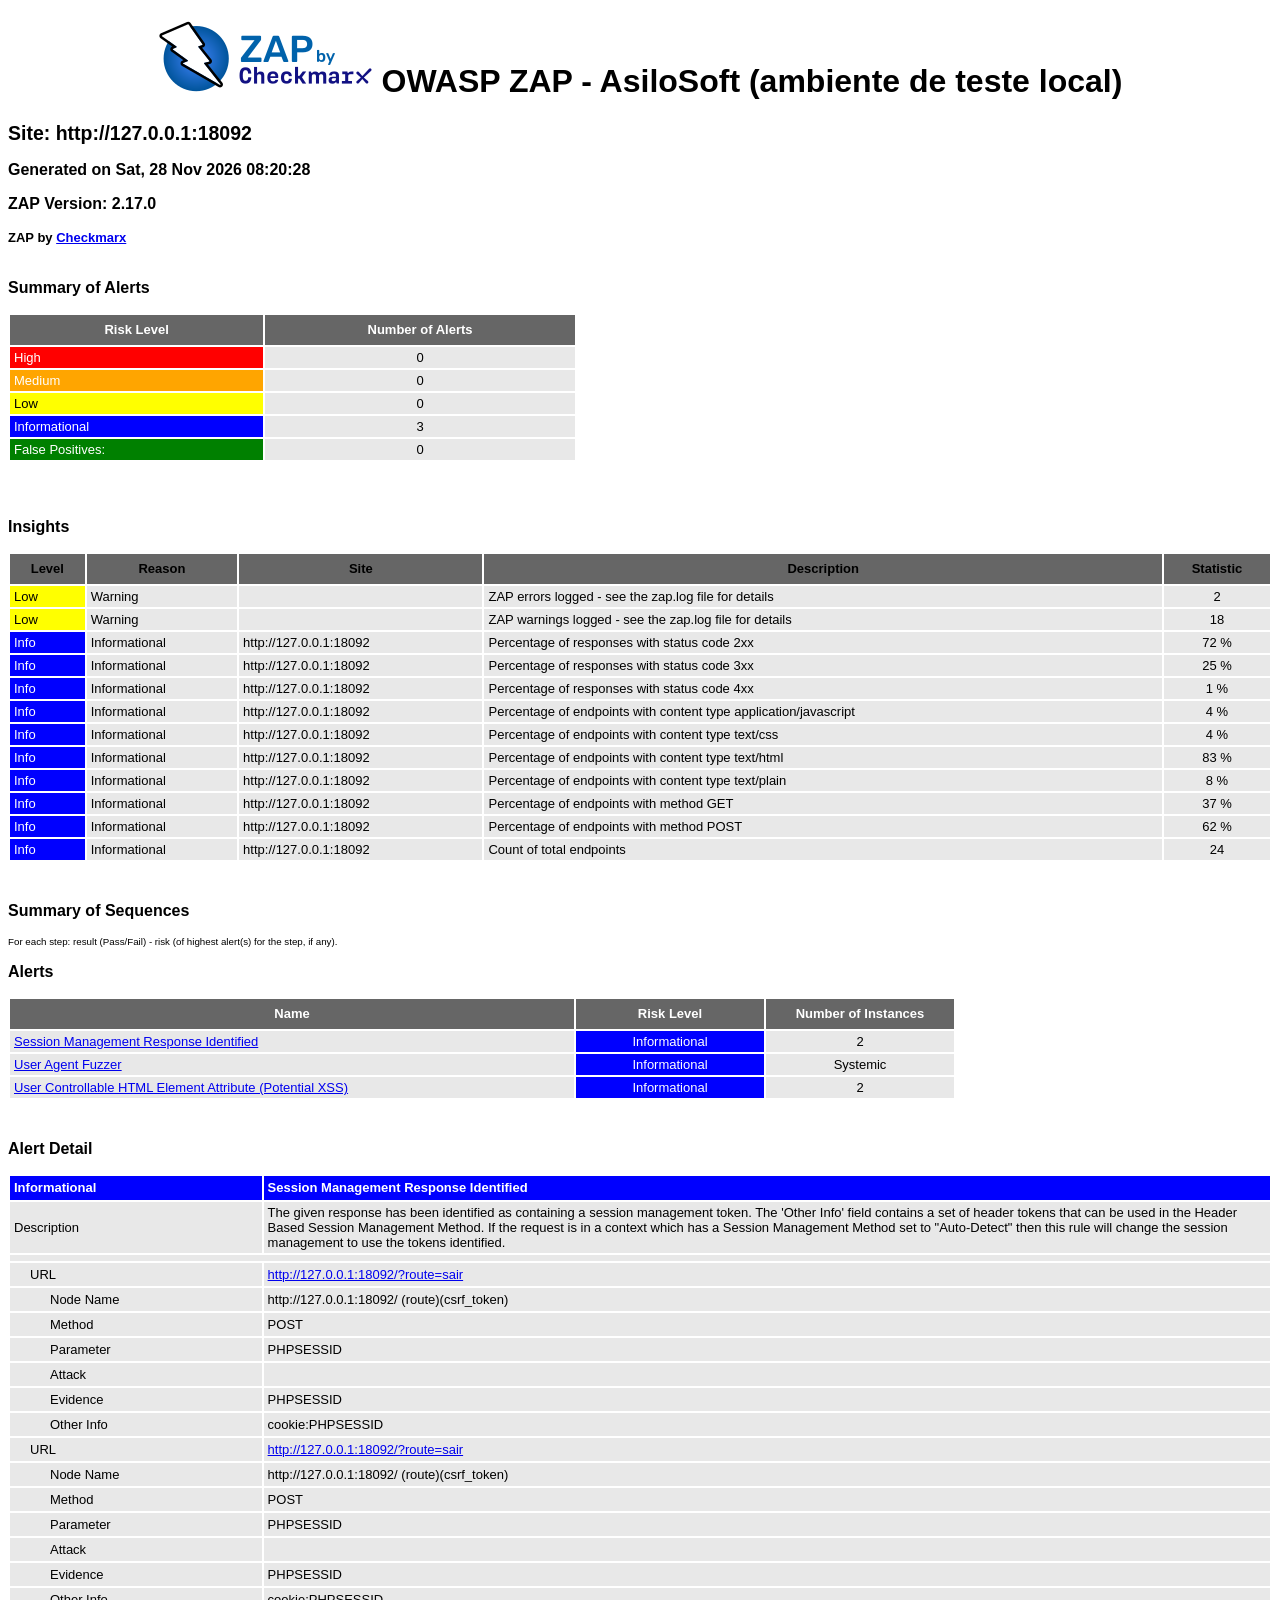
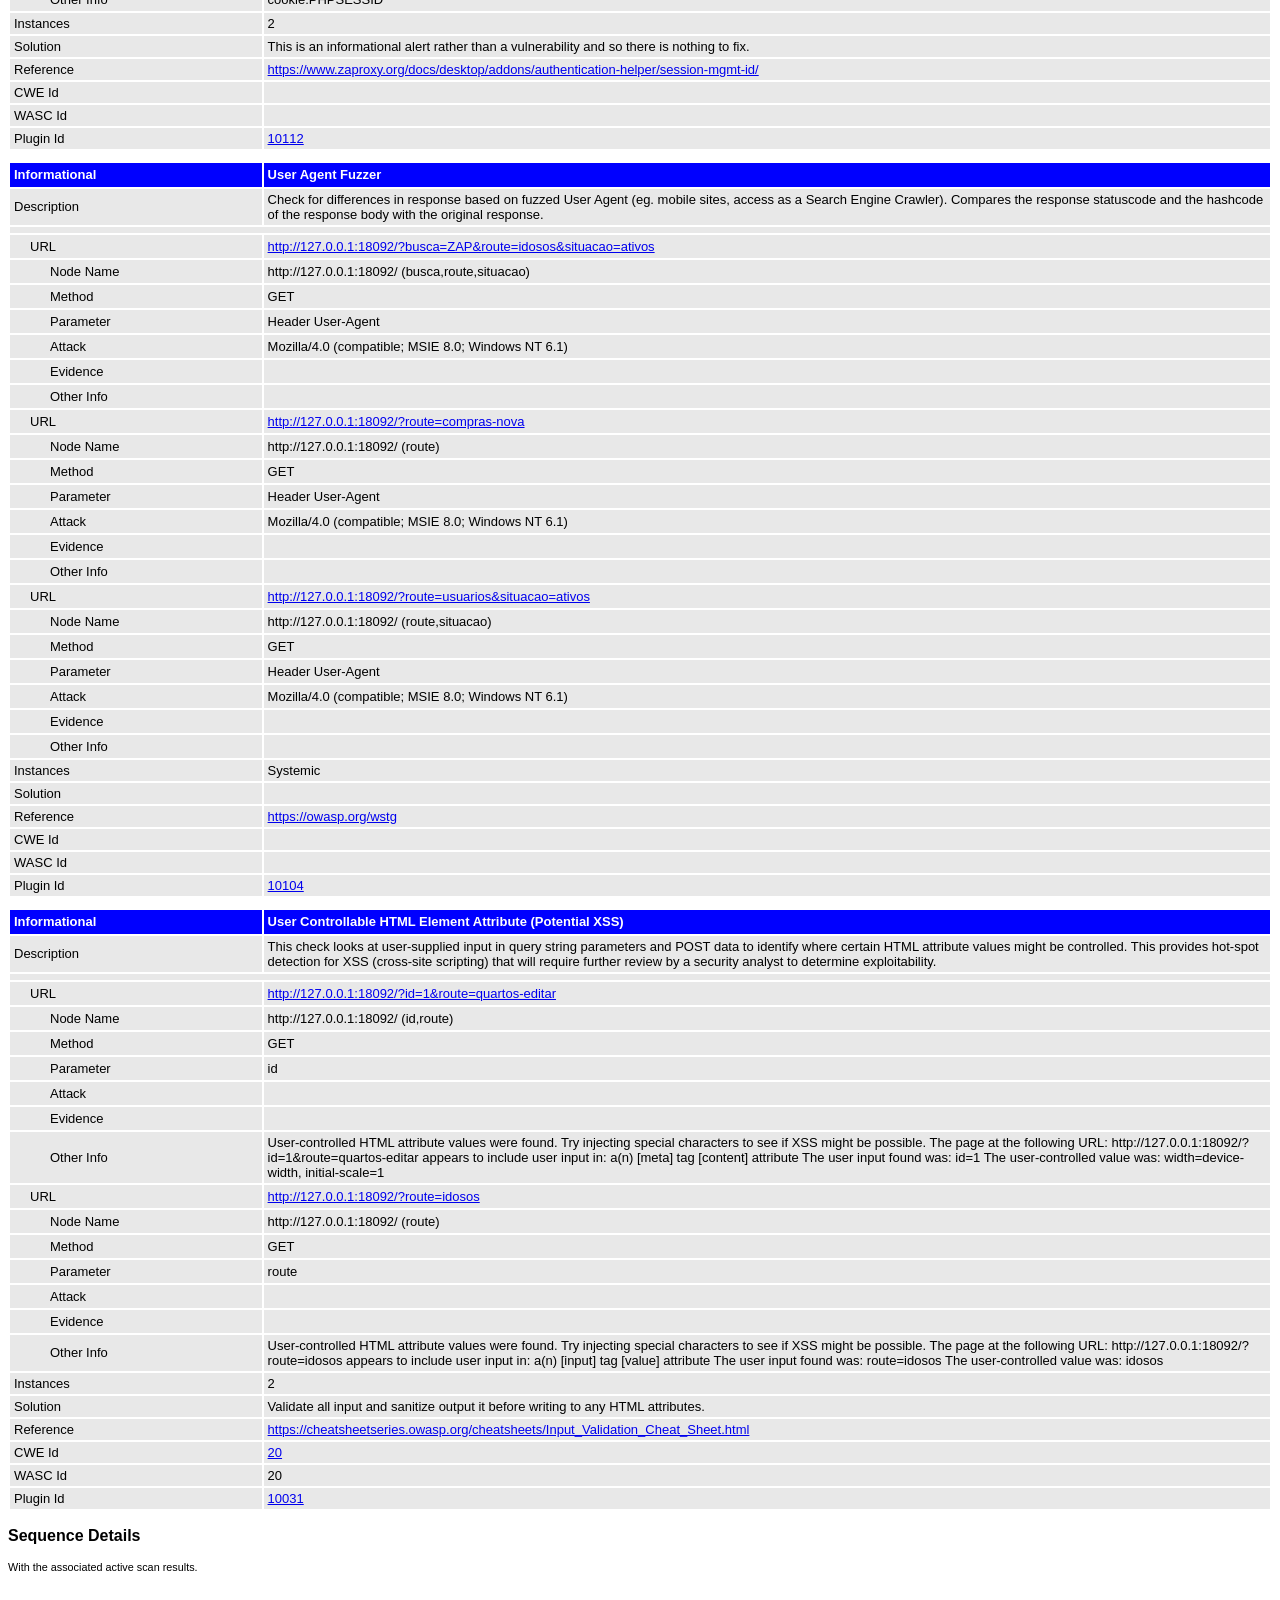
<file: docs/testes/entrega/Seguranca/relatorio-zap.html>
<!DOCTYPE html>
<html>
<head>
<META http-equiv="Content-Type" content="text/html; charset=UTF-8" />
<title>OWASP ZAP - AsiloSoft (ambiente de teste local)</title>
<style type="text/css">
body {
	font-family: "Helvetica Neue", Helvetica, Arial, sans-serif;
	color: #000;
	font-size: 13px;
}

h1 {
	text-align: center;
	font-weight: bold;
	font-size: 32px
}

h3 {
	font-size: 16px;
}

table {
	border: none;
	font-size: 13px;
}

td, th {
	padding: 3px 4px;
	word-break: break-word;
}

th {
	font-weight: bold;
	background-color: #666666;
}

td {
	background-color: #e8e8e8;
}

.spacer {
	margin: 10px;
}

.spacer-lg {
	margin: 40px;
}

.indent1 {
	padding: 4px 20px;
}

.indent2 {
	padding: 4px 40px;
}

.risk-3 {
	background-color: red;
	color: #FFF;
}

.risk-2 {
	background-color: orange;
	color: #FFF;
}

.risk-1 {
	background-color: yellow;
	color: #000;
}

.risk-0 {
	background-color: blue;
	color: #FFF;
}

.risk--1 {
	background-color: green;
	color: #FFF;
}

.summary {
	width: 45%;
}

.summary th {
	color: #FFF;
}

.summary100 {
	width: 100%;
}

.summary80 {
	width: 80%;
}

.tdconstrainer {
	width: 9.1%;
	padding: 0
}

.alerts {
	width: 75%;
}

.alerts th {
	color: #FFF;
}

.results {
	width: 100%;
}

.results th {
	text-align: left;
}

.left-header {
	display: inline-block;
}

.pass {
	background: green;
	color: white
}

.pass::before {
	content: '\2714';
	color: white
}

.fail {
	background: red;
	color: white
}

.fail::before {
	content: '\2716';
	color: white
}

.alert-3b::before {
	content: '\2691';
	color: red
}

.alert-2b::before {
	content: '\2691 ';
	color: orange
}

.alert-1b::before {
	content: '\2691';
	color: yellow
}

.alert-0b::before {
	content: '\2691';
	color: blue
}

.alert-3a::after {
	content: '\2691';
	color: red
}

.alert-2a::after {
	content: '\2691 ';
	color: orange
}

.alert-1a::after {
	content: '\2691';
	color: yellow
}

.alert-0a::after {
	content: '\2691';
	color: blue
}

.lm2 {
	margin-left: 2em;
}

.smallnote {
	font-size: 0.75em
}

.alwayswhite {
	color: white
}
</style>
</head>
<body>
	<h1>
		<!-- The ZAP by Checkmark Logo -->
		<img
			src="[data-uri]"
			alt="" />
		OWASP ZAP - AsiloSoft (ambiente de teste local)
	</h1>
	<p />
	

	<h2>
		
		Site: http://127.0.0.1:18092
		
	</h2>

	<h3>
		Generated on Sat, 28 Nov 2026 08:20:28
	</h3>

	<h3>
		ZAP Version: 2.17.0
	</h3>

	<h4>
		ZAP by <a href="https://checkmarx.com/">Checkmarx</a>
	</h4>

	
		<h3 class="left-header">Summary of Alerts</h3>
		<table class="summary">
			<tr>
				<th width="45%"
					height="24">Risk Level</th>
				<th width="55%"
					align="center">Number of Alerts</th>
			</tr>
			<tr>
				<td class="risk-3">
					<div>High</div>
				</td>
				<td align="center">
					<div>0</div>
				</td>
			</tr>
			<tr>
				<td class="risk-2">
					<div>Medium</div>
				</td>
				<td align="center">
					<div>0</div>
				</td>
			</tr>
			<tr>
				<td class="risk-1">
					<div>Low</div>
				</td>
				<td align="center">
					<div>0</div>
				</td>
			</tr>
			<tr>
				<td class="risk-0">
					<div>Informational</div>
				</td>
				<td align="center">
					<div>3</div>
				</td>
			</tr>
			<tr>
				<td class="risk--1">
					<div>				False Positives:</div>
				</td>
				<td align="center">
					<div>0</div>
				</td>
			</tr>
		</table>
		<div class="spacer-lg"></div>
	
	
	
		<h3 class="left-header">Insights</h3>
		<table class="summary100">
			<tr>
				<th height="24">Level</th>
				<th>Reason</th>
				<th>Site</th>
				<th>Description</th>
				<th>Statistic</th>
			</tr>
			
				<tr>
				<td class="risk-1">
					<div>Low</div>
				</td>
				<td>
					<div>Warning</div>
				</td>
				<td>
					<div></div>
				</td>
				<td>
					<div>ZAP errors logged - see the zap.log file for details</div>
				</td>
				<td align="center">
					<div>2   </div>
				</td>
				</tr>
			
				<tr>
				<td class="risk-1">
					<div>Low</div>
				</td>
				<td>
					<div>Warning</div>
				</td>
				<td>
					<div></div>
				</td>
				<td>
					<div>ZAP warnings logged - see the zap.log file for details</div>
				</td>
				<td align="center">
					<div>18   </div>
				</td>
				</tr>
			
				<tr>
				<td class="risk-0">
					<div>Info</div>
				</td>
				<td>
					<div>Informational</div>
				</td>
				<td>
					<div>http://127.0.0.1:18092</div>
				</td>
				<td>
					<div>Percentage of responses with status code 2xx</div>
				</td>
				<td align="center">
					<div>72 %</div>
				</td>
				</tr>
			
				<tr>
				<td class="risk-0">
					<div>Info</div>
				</td>
				<td>
					<div>Informational</div>
				</td>
				<td>
					<div>http://127.0.0.1:18092</div>
				</td>
				<td>
					<div>Percentage of responses with status code 3xx</div>
				</td>
				<td align="center">
					<div>25 %</div>
				</td>
				</tr>
			
				<tr>
				<td class="risk-0">
					<div>Info</div>
				</td>
				<td>
					<div>Informational</div>
				</td>
				<td>
					<div>http://127.0.0.1:18092</div>
				</td>
				<td>
					<div>Percentage of responses with status code 4xx</div>
				</td>
				<td align="center">
					<div>1 %</div>
				</td>
				</tr>
			
				<tr>
				<td class="risk-0">
					<div>Info</div>
				</td>
				<td>
					<div>Informational</div>
				</td>
				<td>
					<div>http://127.0.0.1:18092</div>
				</td>
				<td>
					<div>Percentage of endpoints with content type application/javascript</div>
				</td>
				<td align="center">
					<div>4 %</div>
				</td>
				</tr>
			
				<tr>
				<td class="risk-0">
					<div>Info</div>
				</td>
				<td>
					<div>Informational</div>
				</td>
				<td>
					<div>http://127.0.0.1:18092</div>
				</td>
				<td>
					<div>Percentage of endpoints with content type text/css</div>
				</td>
				<td align="center">
					<div>4 %</div>
				</td>
				</tr>
			
				<tr>
				<td class="risk-0">
					<div>Info</div>
				</td>
				<td>
					<div>Informational</div>
				</td>
				<td>
					<div>http://127.0.0.1:18092</div>
				</td>
				<td>
					<div>Percentage of endpoints with content type text/html</div>
				</td>
				<td align="center">
					<div>83 %</div>
				</td>
				</tr>
			
				<tr>
				<td class="risk-0">
					<div>Info</div>
				</td>
				<td>
					<div>Informational</div>
				</td>
				<td>
					<div>http://127.0.0.1:18092</div>
				</td>
				<td>
					<div>Percentage of endpoints with content type text/plain</div>
				</td>
				<td align="center">
					<div>8 %</div>
				</td>
				</tr>
			
				<tr>
				<td class="risk-0">
					<div>Info</div>
				</td>
				<td>
					<div>Informational</div>
				</td>
				<td>
					<div>http://127.0.0.1:18092</div>
				</td>
				<td>
					<div>Percentage of endpoints with method GET</div>
				</td>
				<td align="center">
					<div>37 %</div>
				</td>
				</tr>
			
				<tr>
				<td class="risk-0">
					<div>Info</div>
				</td>
				<td>
					<div>Informational</div>
				</td>
				<td>
					<div>http://127.0.0.1:18092</div>
				</td>
				<td>
					<div>Percentage of endpoints with method POST</div>
				</td>
				<td align="center">
					<div>62 %</div>
				</td>
				</tr>
			
				<tr>
				<td class="risk-0">
					<div>Info</div>
				</td>
				<td>
					<div>Informational</div>
				</td>
				<td>
					<div>http://127.0.0.1:18092</div>
				</td>
				<td>
					<div>Count of total endpoints</div>
				</td>
				<td align="center">
					<div>24   </div>
				</td>
				</tr>
			
		</table>
		<div class="spacer-lg"></div>
	

	
		
			<h3>Summary of Sequences</h3>
			<p class="smallnote">For each step: result (Pass/Fail) - risk (of highest alert(s) for the step, if any).</p>

			
				</table>
			
		
	</th:block>

	
		<h3>Alerts</h3>
		<table class="alerts">
			<tr>
				<th width="60%" height="24">Name</th>
				<th width="20%"
					align="center">Risk Level</th>
				<th width="20%"
					align="center">Number of Instances</th>
			</tr>
			<tr>
				<td><a href="#10112">Session Management Response Identified</a></td>
				<td align="center" class="risk-0">Informational</td>
				
				
				<td align="center">2</td>
				
			</tr>
			<tr>
				<td><a href="#10104">User Agent Fuzzer</a></td>
				<td align="center" class="risk-0">Informational</td>
				
				<td align="center">Systemic</td>
				
				
			</tr>
			<tr>
				<td><a href="#10031">User Controllable HTML Element Attribute (Potential XSS)</a></td>
				<td align="center" class="risk-0">Informational</td>
				
				
				<td align="center">2</td>
				
			</tr>
		</table>
		<div class="spacer-lg"></div>
	

	
		<h3>Alert Detail</h3>
		
			<table class="results">
				<tr height="24">
					<th width="20%" class="risk-0"><a
						id="10112"></a>
						<div>Informational</div></th>
					<th class="risk-0">Session Management Response Identified</th>
				</tr>
				<tr>
					<td width="20%">Description</td>
					<td width="80%">
							<div>The given response has been identified as containing a session management token. The &#39;Other Info&#39; field contains a set of header tokens that can be used in the Header Based Session Management Method. If the request is in a context which has a Session Management Method set to &quot;Auto-Detect&quot; then this rule will change the session management to use the tokens identified.</div>
							
						</td>
				</tr>
				<TR vAlign="top">
					<TD colspan="2"></TD>
				</TR>
				
					<tr>
						<td width="20%"
							class="indent1">URL</td>
						<td width="80%"><a href="http://127.0.0.1:18092/?route=sair">http://127.0.0.1:18092/?route=sair</a></td>
					</tr>
					<tr>
						<td width="20%"
							class="indent2">Node Name</td>
						<td width="80%">http://127.0.0.1:18092/ (route)(csrf_token)</td>
					</tr>
					<tr>
						<td width="20%"
							class="indent2">Method</td>
						<td width="80%">POST</td>
					</tr>
					<tr>
						<td width="20%"
							class="indent2">Parameter</td>
						<td width="80%">PHPSESSID</td>
					</tr>
					<tr>
						<td width="20%"
							class="indent2">Attack</td>
						<td width="80%"></td>
					</tr>
					<tr>
						<td width="20%"
							class="indent2">Evidence</td>
						<td width="80%">PHPSESSID</td>
					</tr>
					<tr>
						<td width="20%"
							class="indent2">Other Info</td>
						<td width="80%">cookie:PHPSESSID</td>
					</tr>
				
					<tr>
						<td width="20%"
							class="indent1">URL</td>
						<td width="80%"><a href="http://127.0.0.1:18092/?route=sair">http://127.0.0.1:18092/?route=sair</a></td>
					</tr>
					<tr>
						<td width="20%"
							class="indent2">Node Name</td>
						<td width="80%">http://127.0.0.1:18092/ (route)(csrf_token)</td>
					</tr>
					<tr>
						<td width="20%"
							class="indent2">Method</td>
						<td width="80%">POST</td>
					</tr>
					<tr>
						<td width="20%"
							class="indent2">Parameter</td>
						<td width="80%">PHPSESSID</td>
					</tr>
					<tr>
						<td width="20%"
							class="indent2">Attack</td>
						<td width="80%"></td>
					</tr>
					<tr>
						<td width="20%"
							class="indent2">Evidence</td>
						<td width="80%">PHPSESSID</td>
					</tr>
					<tr>
						<td width="20%"
							class="indent2">Other Info</td>
						<td width="80%">cookie:PHPSESSID</td>
					</tr>
				
				<tr>
					<td width="20%">Instances</td>
					
					
					<td width="80%">2</td>
					
				</tr>
				<tr>
					<td width="20%">Solution</td>
					<td width="80%">
							<div>This is an informational alert rather than a vulnerability and so there is nothing to fix.</div>
							
						</td>
				</tr>
				<tr>
					<td width="20%">Reference</td>
					<td width="80%">
							<a href="https://www.zaproxy.org/docs/desktop/addons/authentication-helper/session-mgmt-id/">https://www.zaproxy.org/docs/desktop/addons/authentication-helper/session-mgmt-id/</a>
							
						</td>
				</tr>
				<tr>
					<td width="20%">CWE Id</td>
					<td width="80%"></td>
				</tr>
				<tr>
					<td width="20%">WASC Id</td>
					<td width="80%"></td>
				</tr>
				<tr>
					<td width="20%">Plugin Id</td>
					<td width="80%"><a
						href="https://www.zaproxy.org/docs/alerts/10112/">10112</a></td>
				</tr>
			</table>
			<div class="spacer"></div>
		
			<table class="results">
				<tr height="24">
					<th width="20%" class="risk-0"><a
						id="10104"></a>
						<div>Informational</div></th>
					<th class="risk-0">User Agent Fuzzer</th>
				</tr>
				<tr>
					<td width="20%">Description</td>
					<td width="80%">
							<div>Check for differences in response based on fuzzed User Agent (eg. mobile sites, access as a Search Engine Crawler). Compares the response statuscode and the hashcode of the response body with the original response.</div>
							
						</td>
				</tr>
				<TR vAlign="top">
					<TD colspan="2"></TD>
				</TR>
				
					<tr>
						<td width="20%"
							class="indent1">URL</td>
						<td width="80%"><a href="http://127.0.0.1:18092/?busca=ZAP&amp;route=idosos&amp;situacao=ativos">http://127.0.0.1:18092/?busca=ZAP&amp;route=idosos&amp;situacao=ativos</a></td>
					</tr>
					<tr>
						<td width="20%"
							class="indent2">Node Name</td>
						<td width="80%">http://127.0.0.1:18092/ (busca,route,situacao)</td>
					</tr>
					<tr>
						<td width="20%"
							class="indent2">Method</td>
						<td width="80%">GET</td>
					</tr>
					<tr>
						<td width="20%"
							class="indent2">Parameter</td>
						<td width="80%">Header User-Agent</td>
					</tr>
					<tr>
						<td width="20%"
							class="indent2">Attack</td>
						<td width="80%">Mozilla/4.0 (compatible; MSIE 8.0; Windows NT 6.1)</td>
					</tr>
					<tr>
						<td width="20%"
							class="indent2">Evidence</td>
						<td width="80%"></td>
					</tr>
					<tr>
						<td width="20%"
							class="indent2">Other Info</td>
						<td width="80%"></td>
					</tr>
				
					<tr>
						<td width="20%"
							class="indent1">URL</td>
						<td width="80%"><a href="http://127.0.0.1:18092/?route=compras-nova">http://127.0.0.1:18092/?route=compras-nova</a></td>
					</tr>
					<tr>
						<td width="20%"
							class="indent2">Node Name</td>
						<td width="80%">http://127.0.0.1:18092/ (route)</td>
					</tr>
					<tr>
						<td width="20%"
							class="indent2">Method</td>
						<td width="80%">GET</td>
					</tr>
					<tr>
						<td width="20%"
							class="indent2">Parameter</td>
						<td width="80%">Header User-Agent</td>
					</tr>
					<tr>
						<td width="20%"
							class="indent2">Attack</td>
						<td width="80%">Mozilla/4.0 (compatible; MSIE 8.0; Windows NT 6.1)</td>
					</tr>
					<tr>
						<td width="20%"
							class="indent2">Evidence</td>
						<td width="80%"></td>
					</tr>
					<tr>
						<td width="20%"
							class="indent2">Other Info</td>
						<td width="80%"></td>
					</tr>
				
					<tr>
						<td width="20%"
							class="indent1">URL</td>
						<td width="80%"><a href="http://127.0.0.1:18092/?route=usuarios&amp;situacao=ativos">http://127.0.0.1:18092/?route=usuarios&amp;situacao=ativos</a></td>
					</tr>
					<tr>
						<td width="20%"
							class="indent2">Node Name</td>
						<td width="80%">http://127.0.0.1:18092/ (route,situacao)</td>
					</tr>
					<tr>
						<td width="20%"
							class="indent2">Method</td>
						<td width="80%">GET</td>
					</tr>
					<tr>
						<td width="20%"
							class="indent2">Parameter</td>
						<td width="80%">Header User-Agent</td>
					</tr>
					<tr>
						<td width="20%"
							class="indent2">Attack</td>
						<td width="80%">Mozilla/4.0 (compatible; MSIE 8.0; Windows NT 6.1)</td>
					</tr>
					<tr>
						<td width="20%"
							class="indent2">Evidence</td>
						<td width="80%"></td>
					</tr>
					<tr>
						<td width="20%"
							class="indent2">Other Info</td>
						<td width="80%"></td>
					</tr>
				
				<tr>
					<td width="20%">Instances</td>
					
					<td width="80%">Systemic</td>
					
					
				</tr>
				<tr>
					<td width="20%">Solution</td>
					<td width="80%"></td>
				</tr>
				<tr>
					<td width="20%">Reference</td>
					<td width="80%">
							<a href="https://owasp.org/wstg">https://owasp.org/wstg</a>
							
						</td>
				</tr>
				<tr>
					<td width="20%">CWE Id</td>
					<td width="80%"></td>
				</tr>
				<tr>
					<td width="20%">WASC Id</td>
					<td width="80%"></td>
				</tr>
				<tr>
					<td width="20%">Plugin Id</td>
					<td width="80%"><a
						href="https://www.zaproxy.org/docs/alerts/10104/">10104</a></td>
				</tr>
			</table>
			<div class="spacer"></div>
		
			<table class="results">
				<tr height="24">
					<th width="20%" class="risk-0"><a
						id="10031"></a>
						<div>Informational</div></th>
					<th class="risk-0">User Controllable HTML Element Attribute (Potential XSS)</th>
				</tr>
				<tr>
					<td width="20%">Description</td>
					<td width="80%">
							<div>This check looks at user-supplied input in query string parameters and POST data to identify where certain HTML attribute values might be controlled. This provides hot-spot detection for XSS (cross-site scripting) that will require further review by a security analyst to determine exploitability.</div>
							
						</td>
				</tr>
				<TR vAlign="top">
					<TD colspan="2"></TD>
				</TR>
				
					<tr>
						<td width="20%"
							class="indent1">URL</td>
						<td width="80%"><a href="http://127.0.0.1:18092/?id=1&amp;route=quartos-editar">http://127.0.0.1:18092/?id=1&amp;route=quartos-editar</a></td>
					</tr>
					<tr>
						<td width="20%"
							class="indent2">Node Name</td>
						<td width="80%">http://127.0.0.1:18092/ (id,route)</td>
					</tr>
					<tr>
						<td width="20%"
							class="indent2">Method</td>
						<td width="80%">GET</td>
					</tr>
					<tr>
						<td width="20%"
							class="indent2">Parameter</td>
						<td width="80%">id</td>
					</tr>
					<tr>
						<td width="20%"
							class="indent2">Attack</td>
						<td width="80%"></td>
					</tr>
					<tr>
						<td width="20%"
							class="indent2">Evidence</td>
						<td width="80%"></td>
					</tr>
					<tr>
						<td width="20%"
							class="indent2">Other Info</td>
						<td width="80%">User-controlled HTML attribute values were found. Try injecting special characters to see if XSS might be possible. The page at the following URL:

http://127.0.0.1:18092/?id=1&amp;route=quartos-editar

appears to include user input in:
a(n) [meta] tag [content] attribute

The user input found was:
id=1

The user-controlled value was:
width=device-width, initial-scale=1</td>
					</tr>
				
					<tr>
						<td width="20%"
							class="indent1">URL</td>
						<td width="80%"><a href="http://127.0.0.1:18092/?route=idosos">http://127.0.0.1:18092/?route=idosos</a></td>
					</tr>
					<tr>
						<td width="20%"
							class="indent2">Node Name</td>
						<td width="80%">http://127.0.0.1:18092/ (route)</td>
					</tr>
					<tr>
						<td width="20%"
							class="indent2">Method</td>
						<td width="80%">GET</td>
					</tr>
					<tr>
						<td width="20%"
							class="indent2">Parameter</td>
						<td width="80%">route</td>
					</tr>
					<tr>
						<td width="20%"
							class="indent2">Attack</td>
						<td width="80%"></td>
					</tr>
					<tr>
						<td width="20%"
							class="indent2">Evidence</td>
						<td width="80%"></td>
					</tr>
					<tr>
						<td width="20%"
							class="indent2">Other Info</td>
						<td width="80%">User-controlled HTML attribute values were found. Try injecting special characters to see if XSS might be possible. The page at the following URL:

http://127.0.0.1:18092/?route=idosos

appears to include user input in:
a(n) [input] tag [value] attribute

The user input found was:
route=idosos

The user-controlled value was:
idosos</td>
					</tr>
				
				<tr>
					<td width="20%">Instances</td>
					
					
					<td width="80%">2</td>
					
				</tr>
				<tr>
					<td width="20%">Solution</td>
					<td width="80%">
							<div>Validate all input and sanitize output it before writing to any HTML attributes.</div>
							
						</td>
				</tr>
				<tr>
					<td width="20%">Reference</td>
					<td width="80%">
							<a href="https://cheatsheetseries.owasp.org/cheatsheets/Input_Validation_Cheat_Sheet.html">https://cheatsheetseries.owasp.org/cheatsheets/Input_Validation_Cheat_Sheet.html</a>
							
						</td>
				</tr>
				<tr>
					<td width="20%">CWE Id</td>
					<td width="80%"><a
						href="https://cwe.mitre.org/data/definitions/20.html">20</a></td>
				</tr>
				<tr>
					<td width="20%">WASC Id</td>
					<td width="80%">20</td>
				</tr>
				<tr>
					<td width="20%">Plugin Id</td>
					<td width="80%"><a
						href="https://www.zaproxy.org/docs/alerts/10031/">10031</a></td>
				</tr>
			</table>
			<div class="spacer"></div>
		
	

	
		
			<h3>Sequence Details</h3>
			<sup>With the associated active scan results.</sup>

			

			<div class="spacer-lg"></div>

		
	

</body>
</html>
</file>
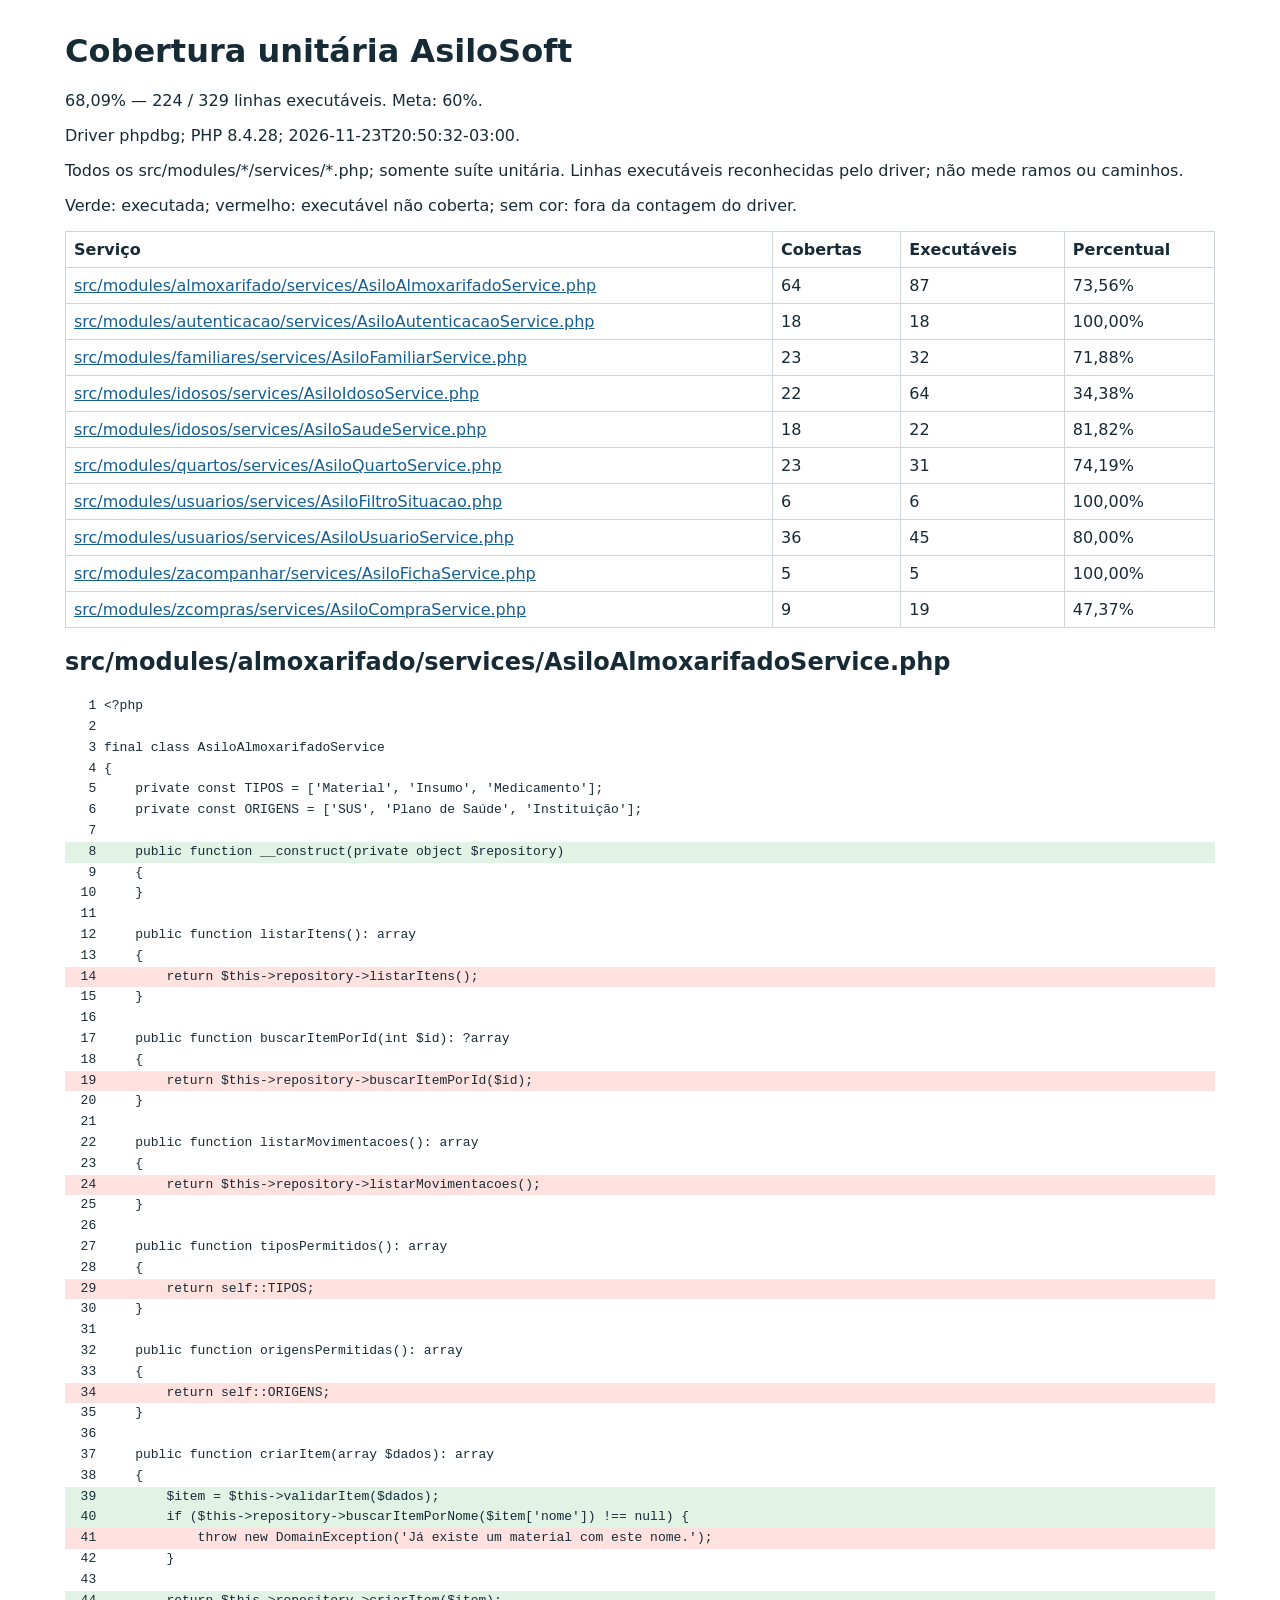
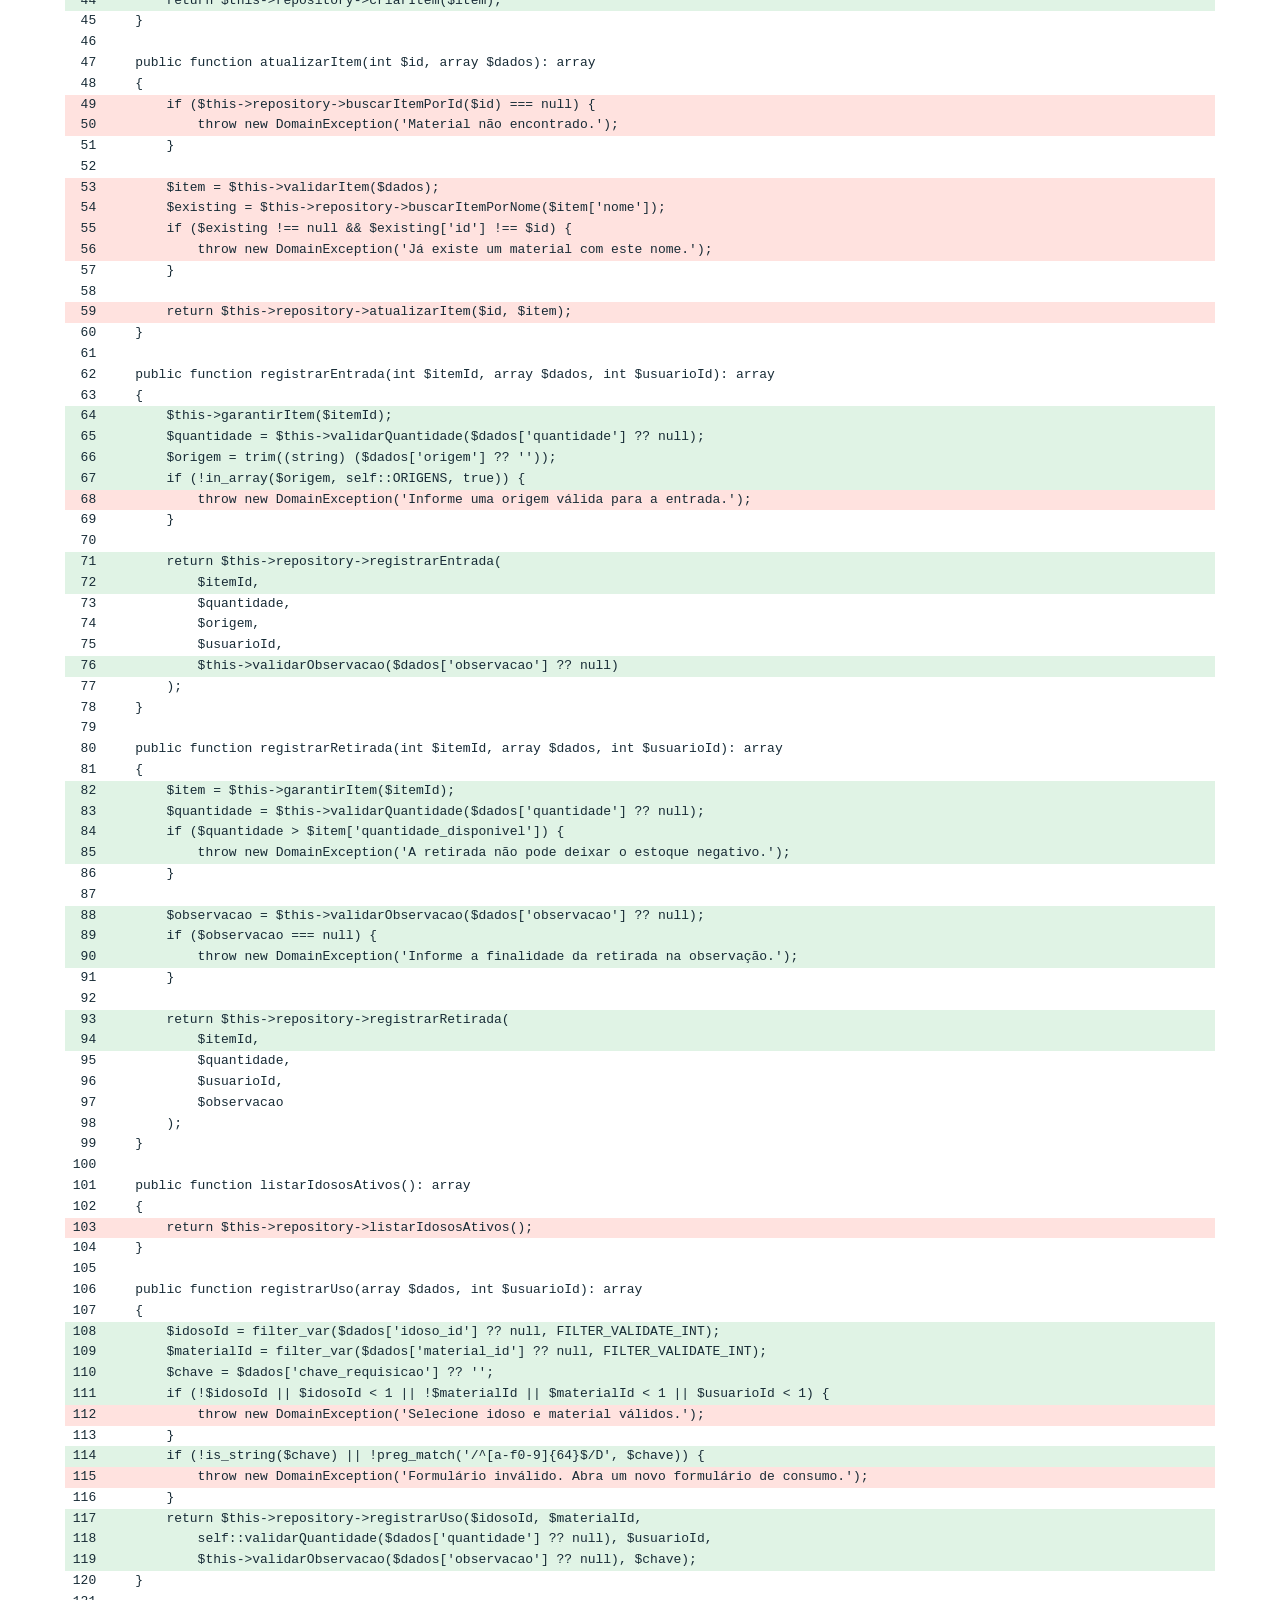
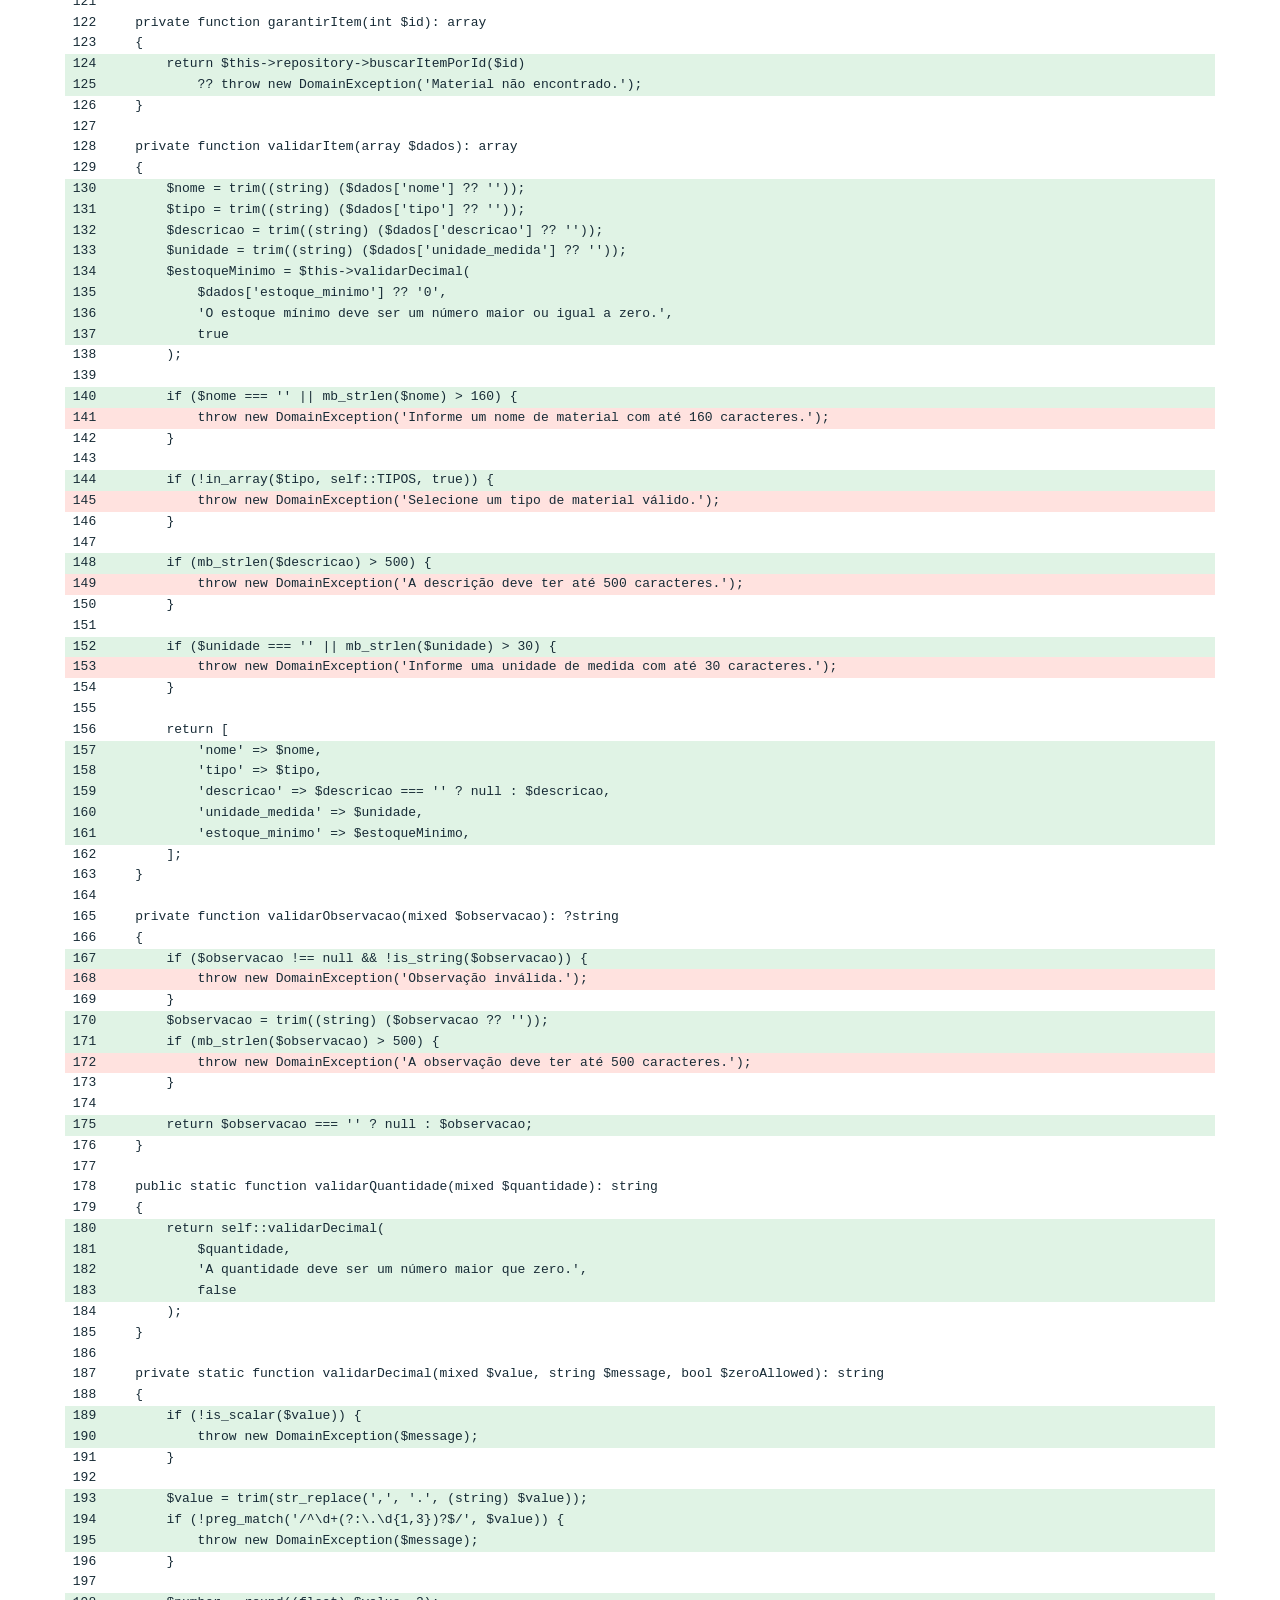
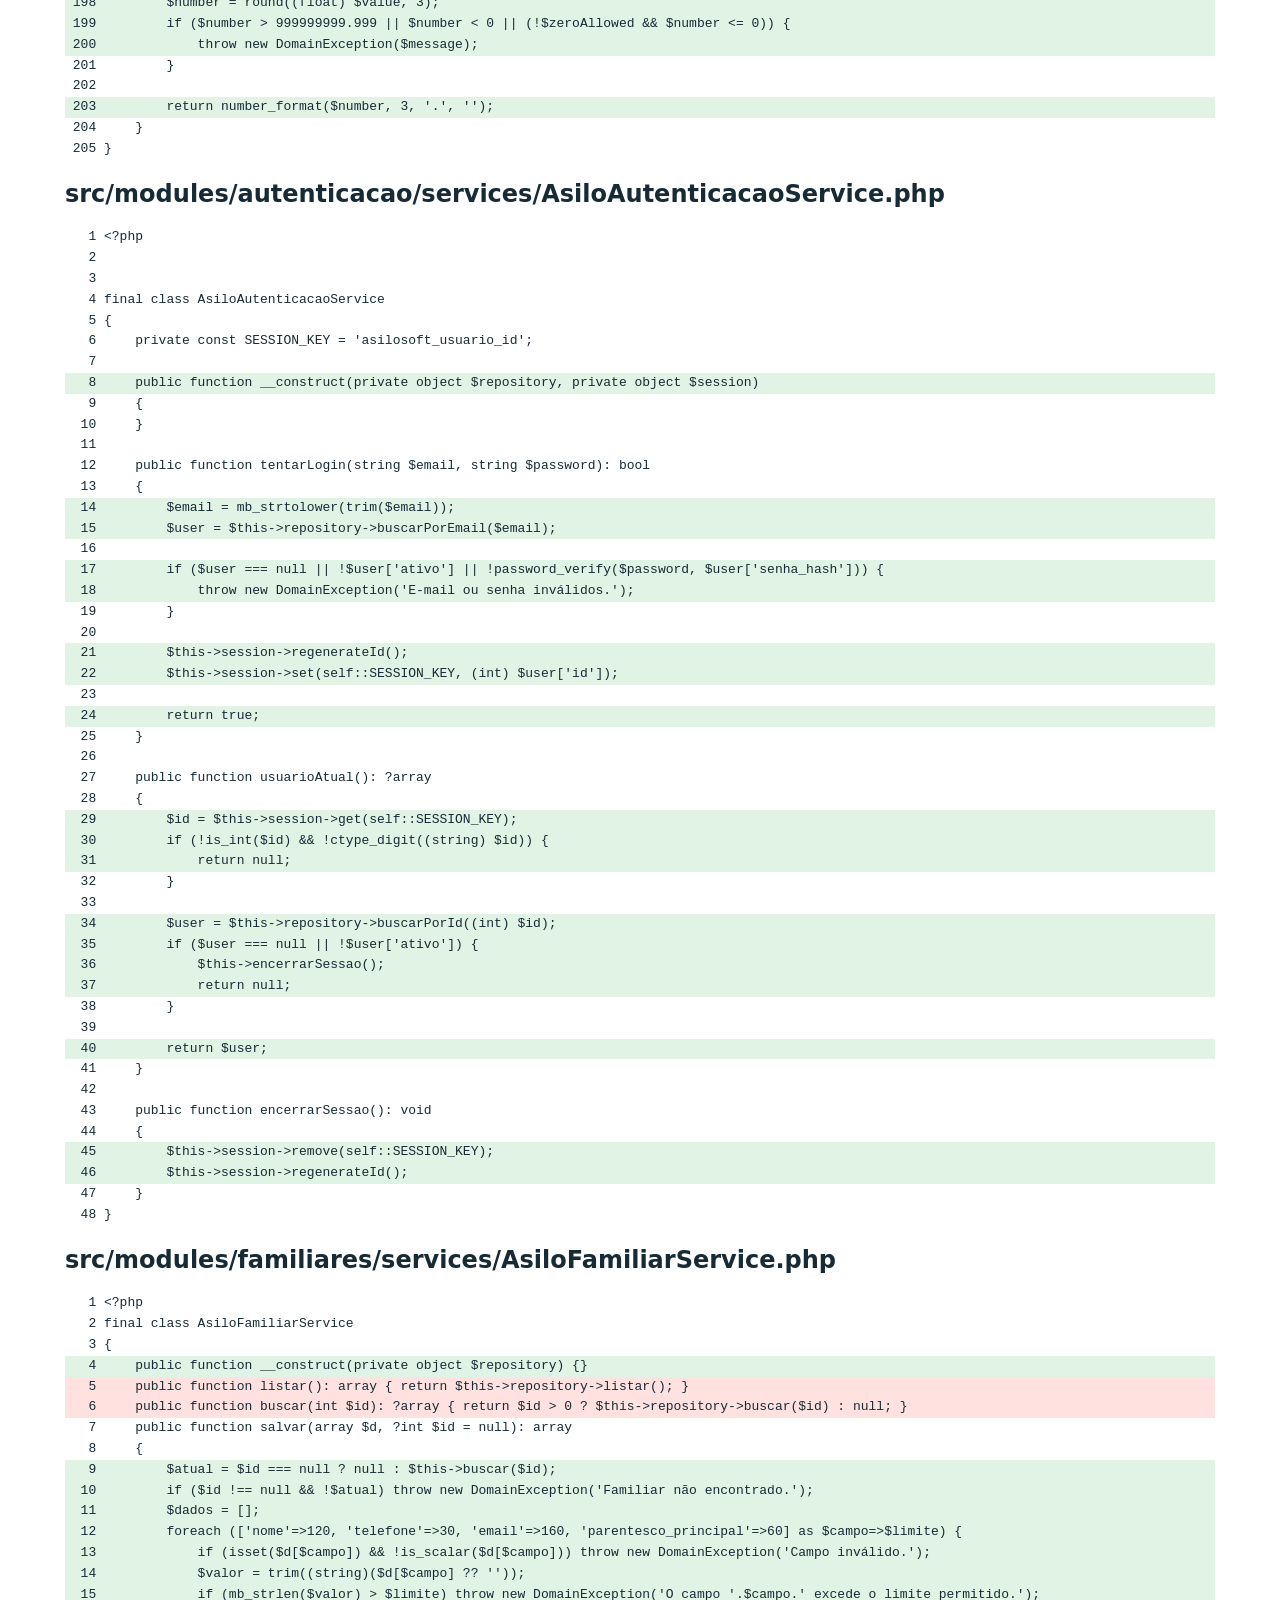
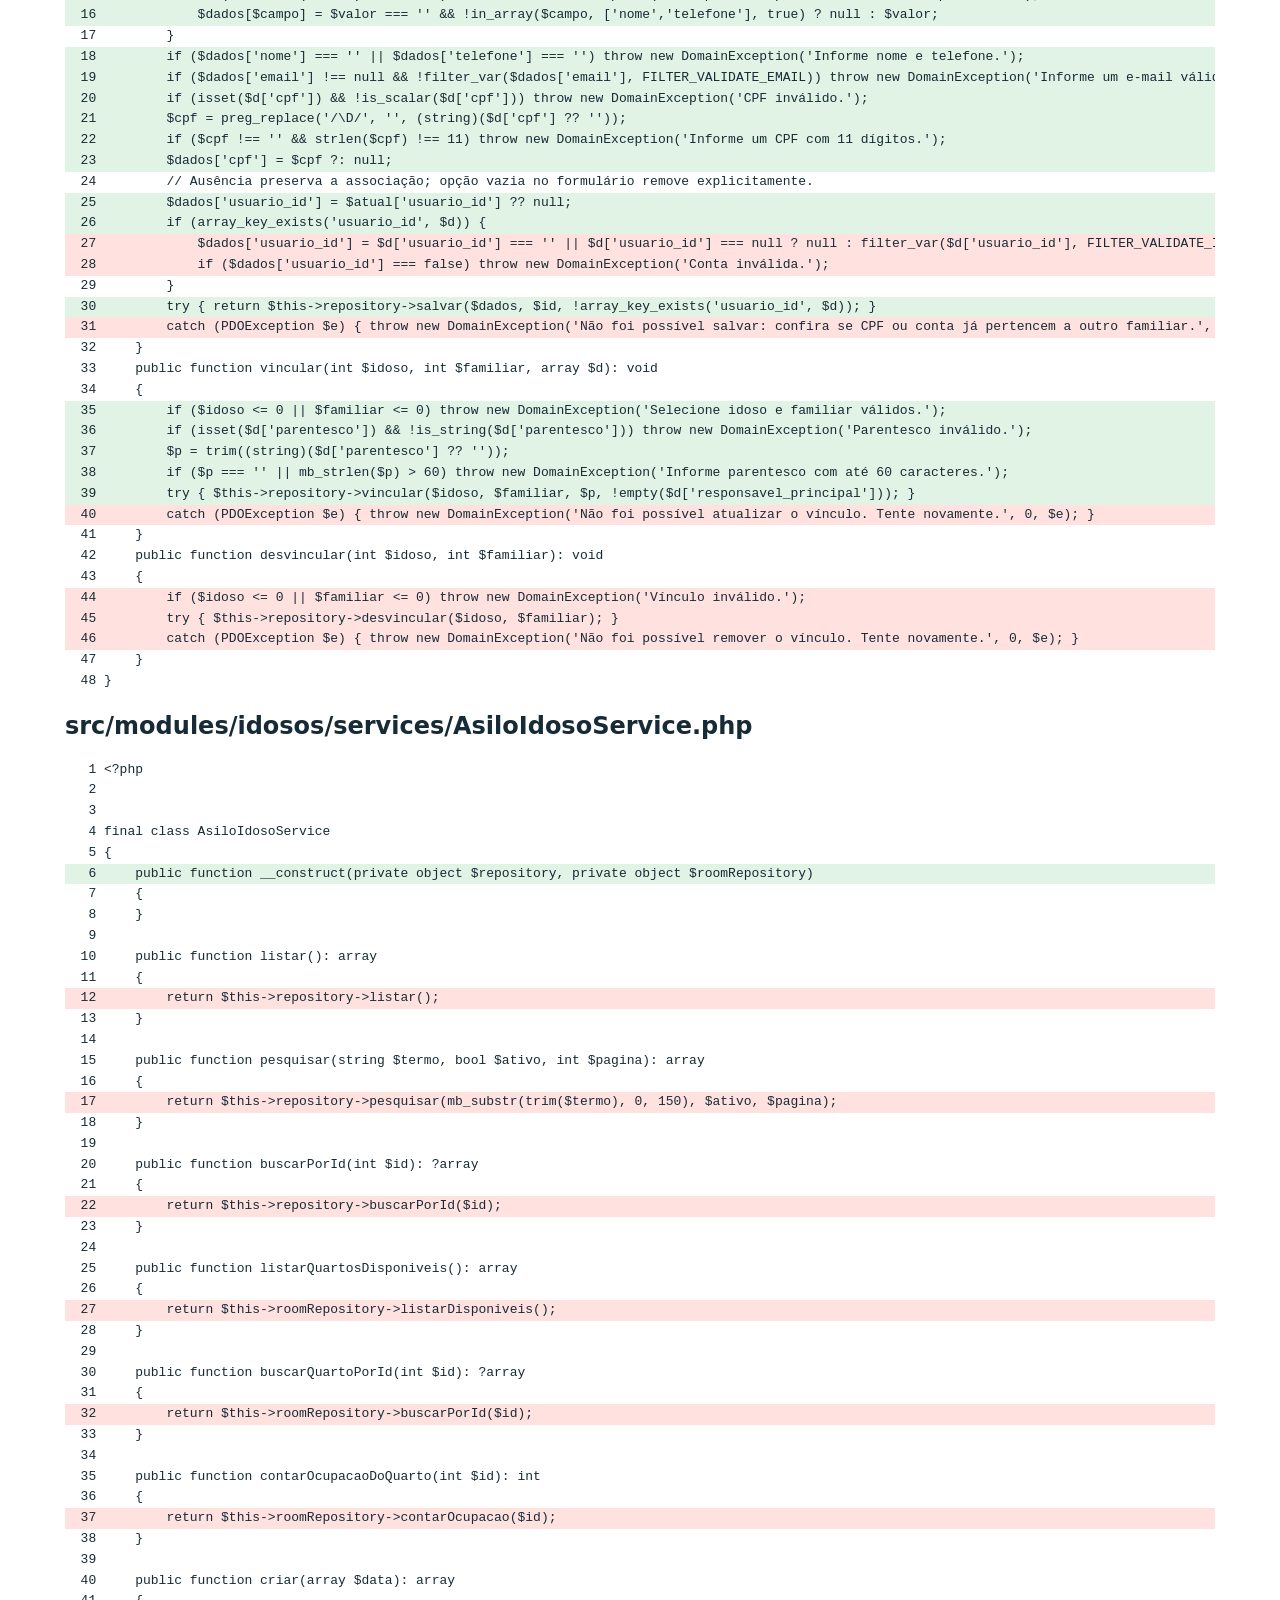
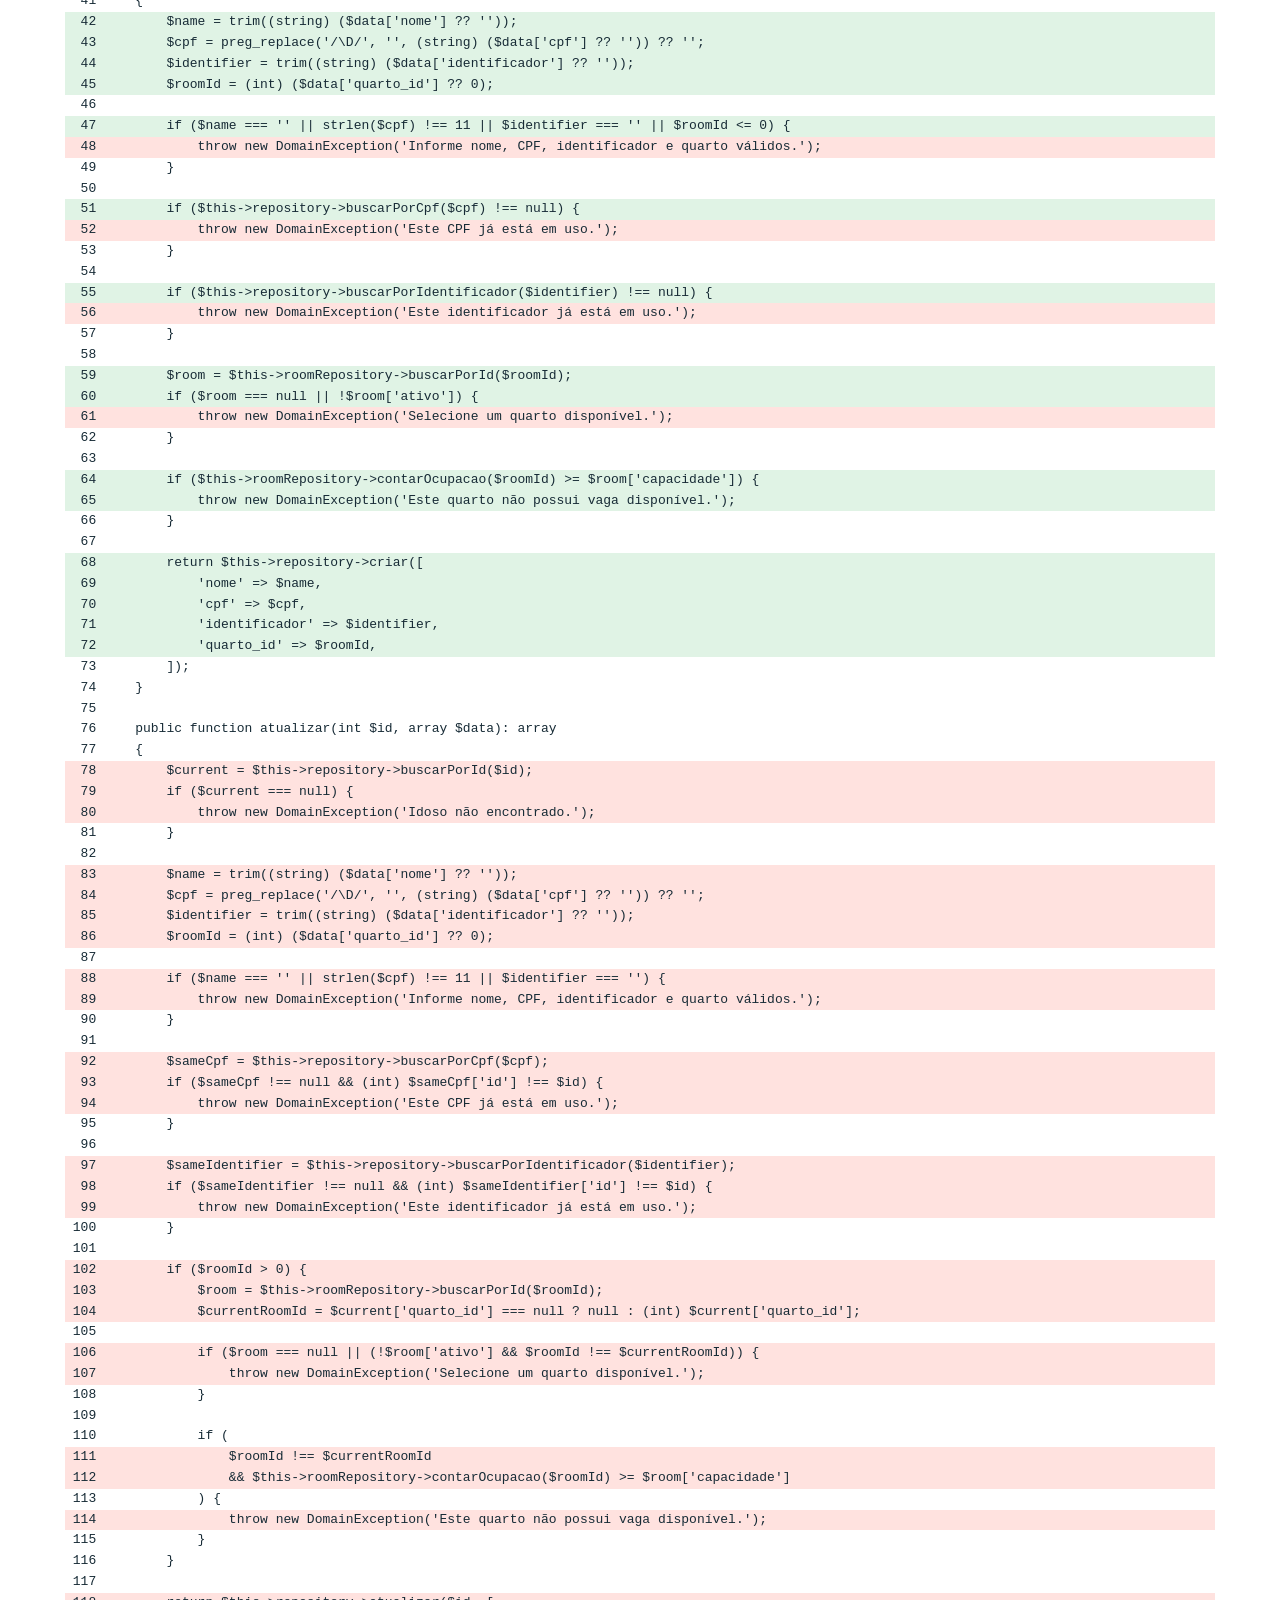
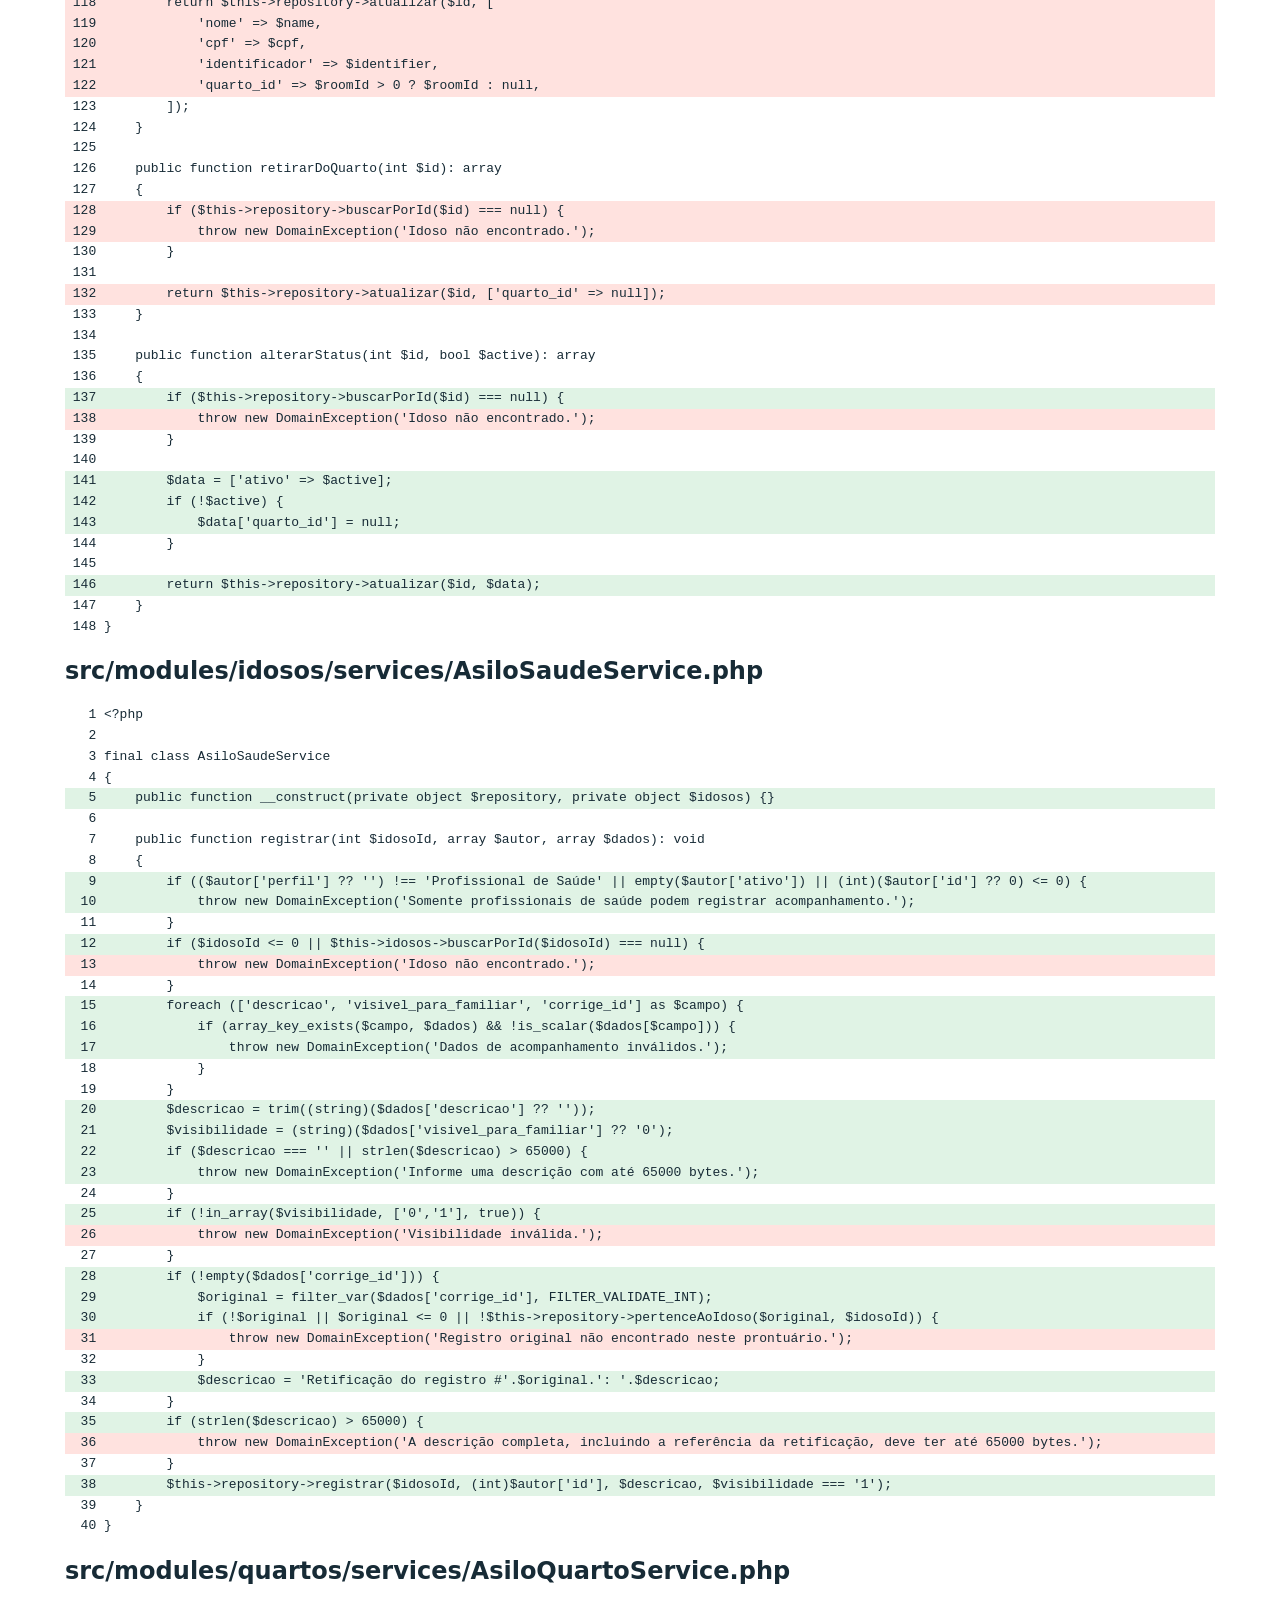
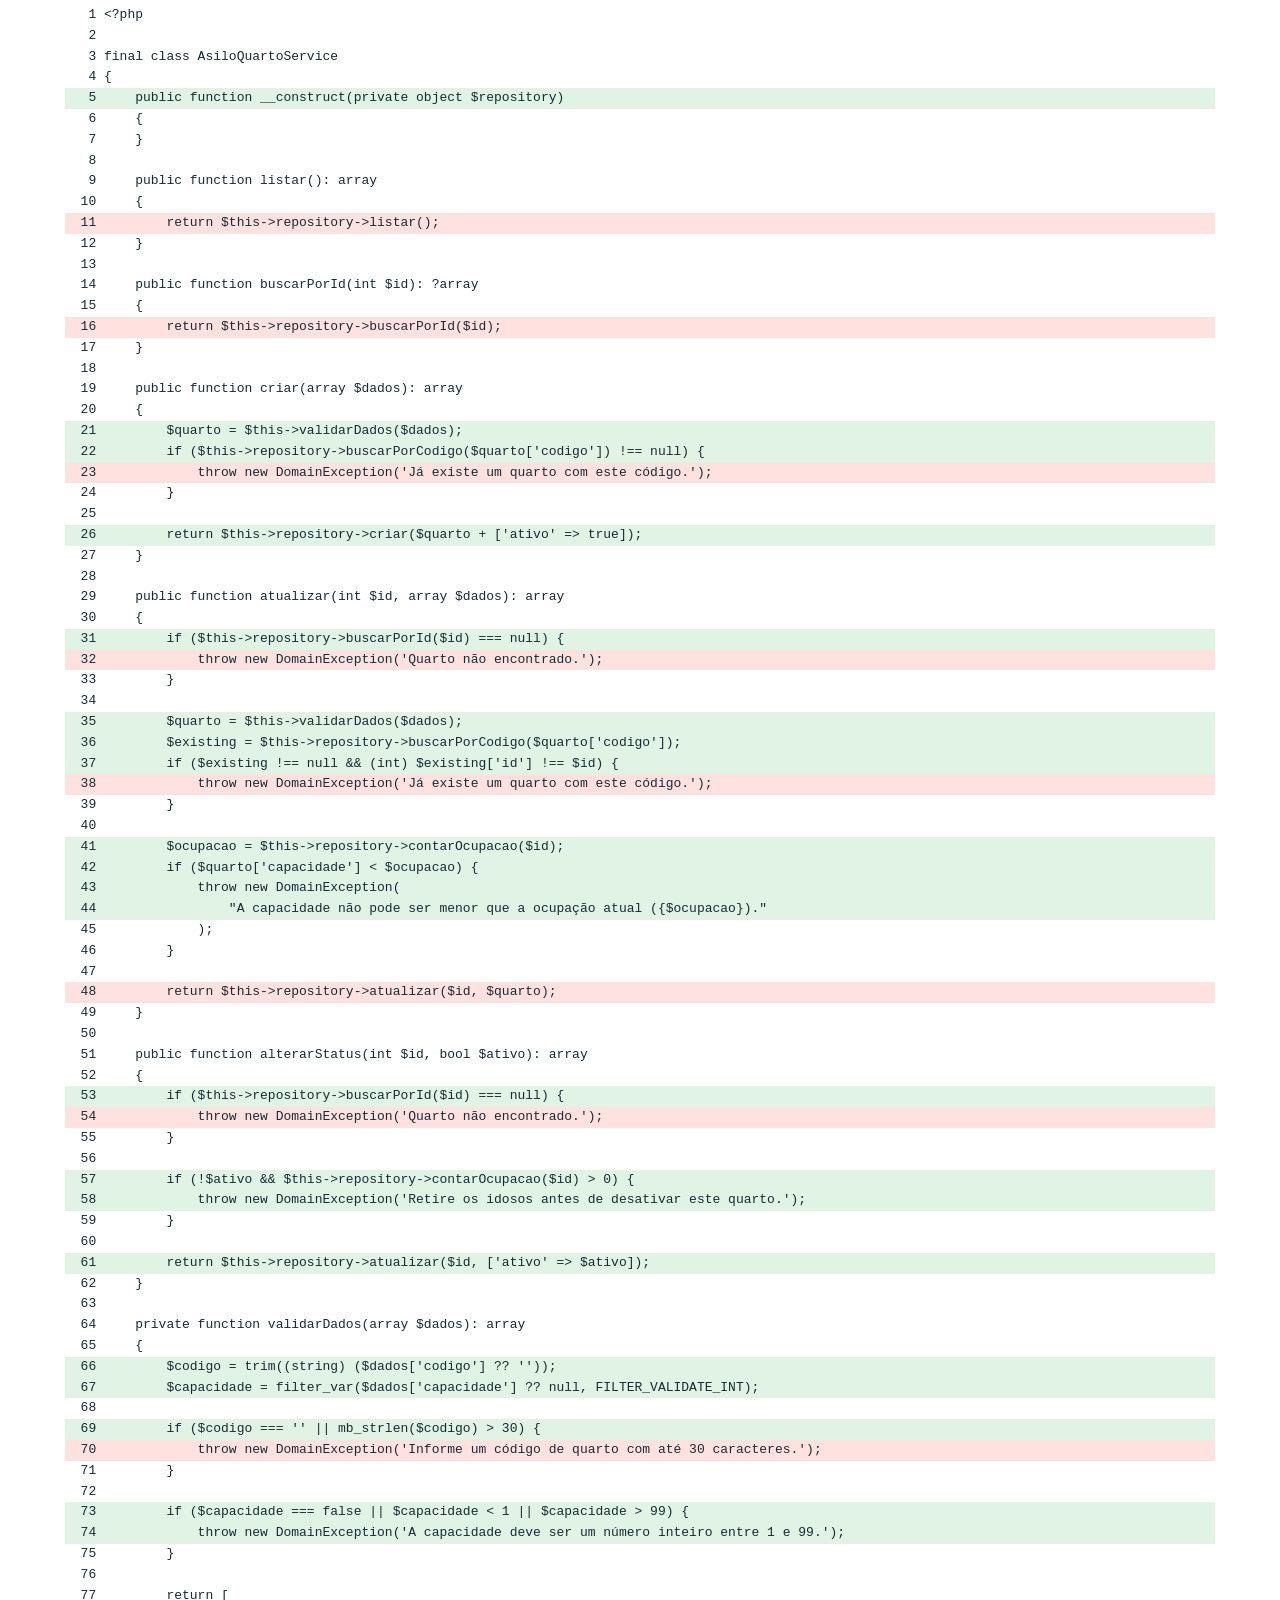
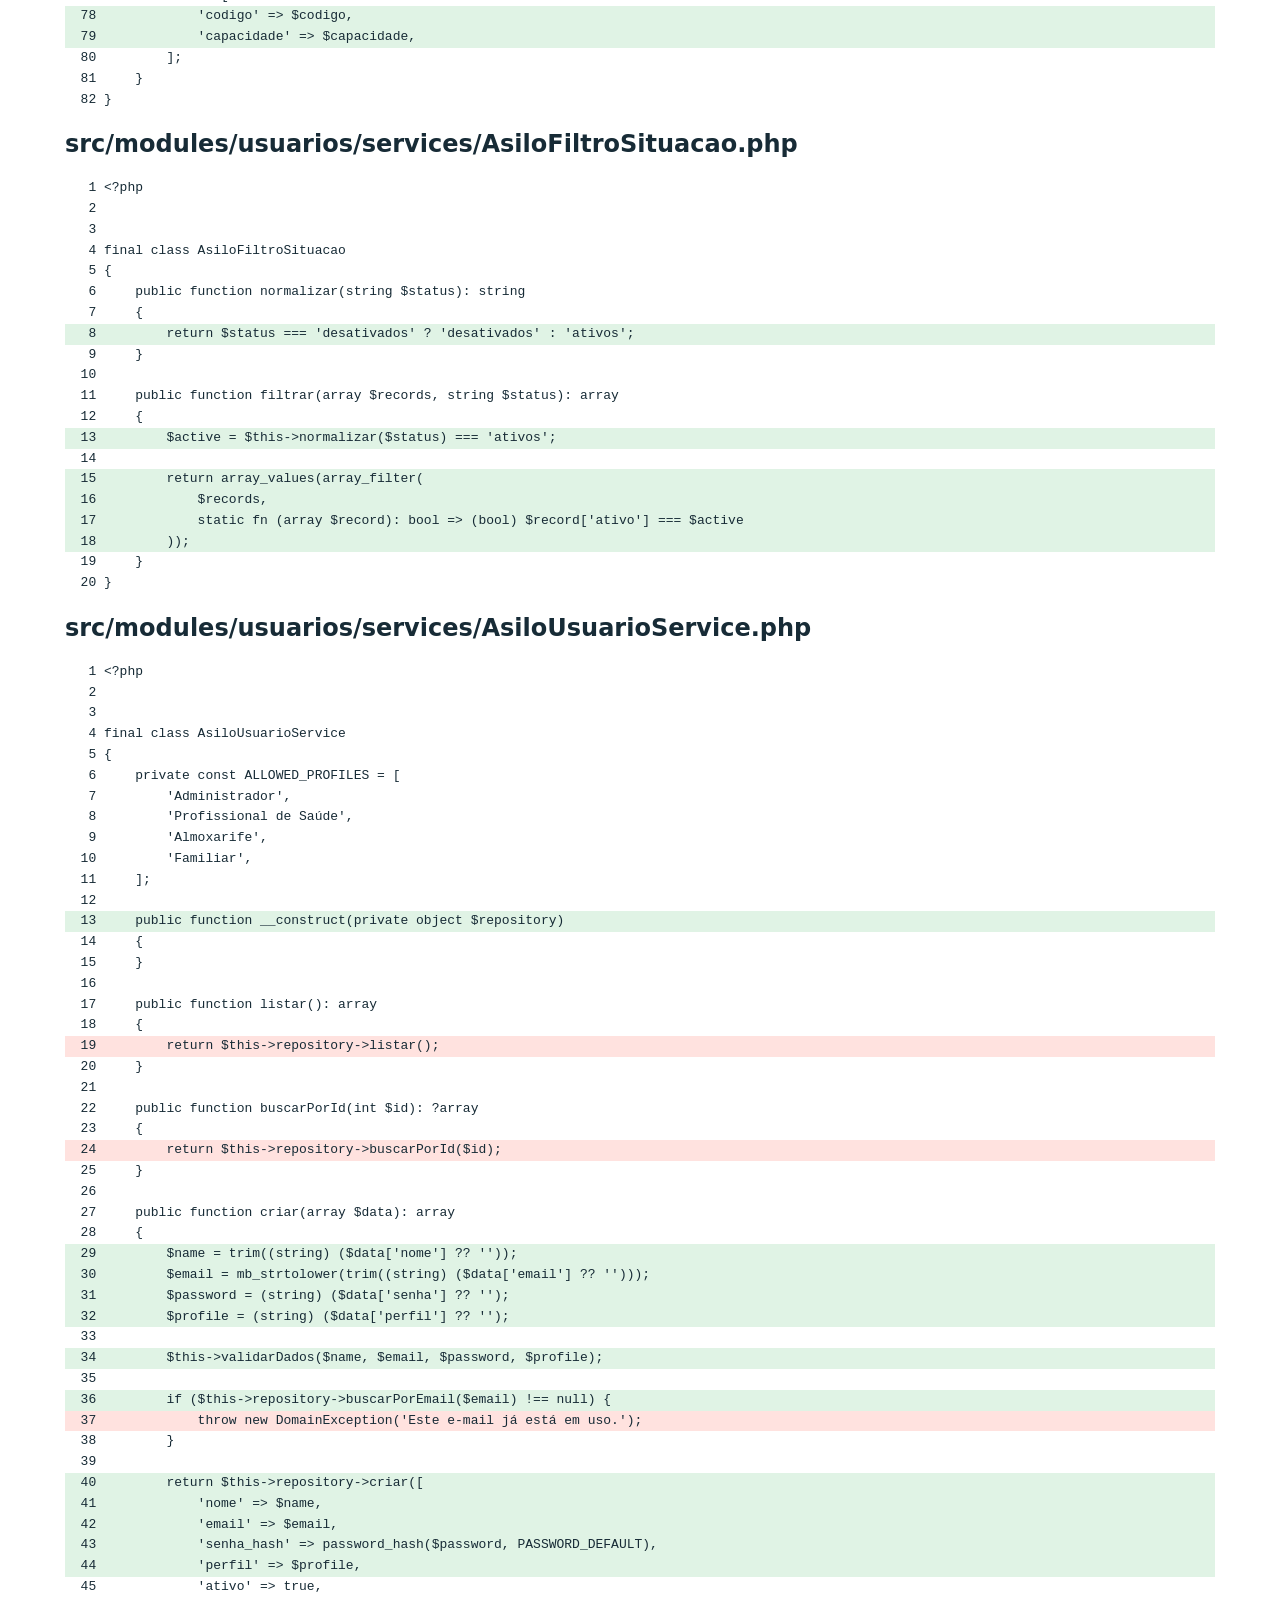
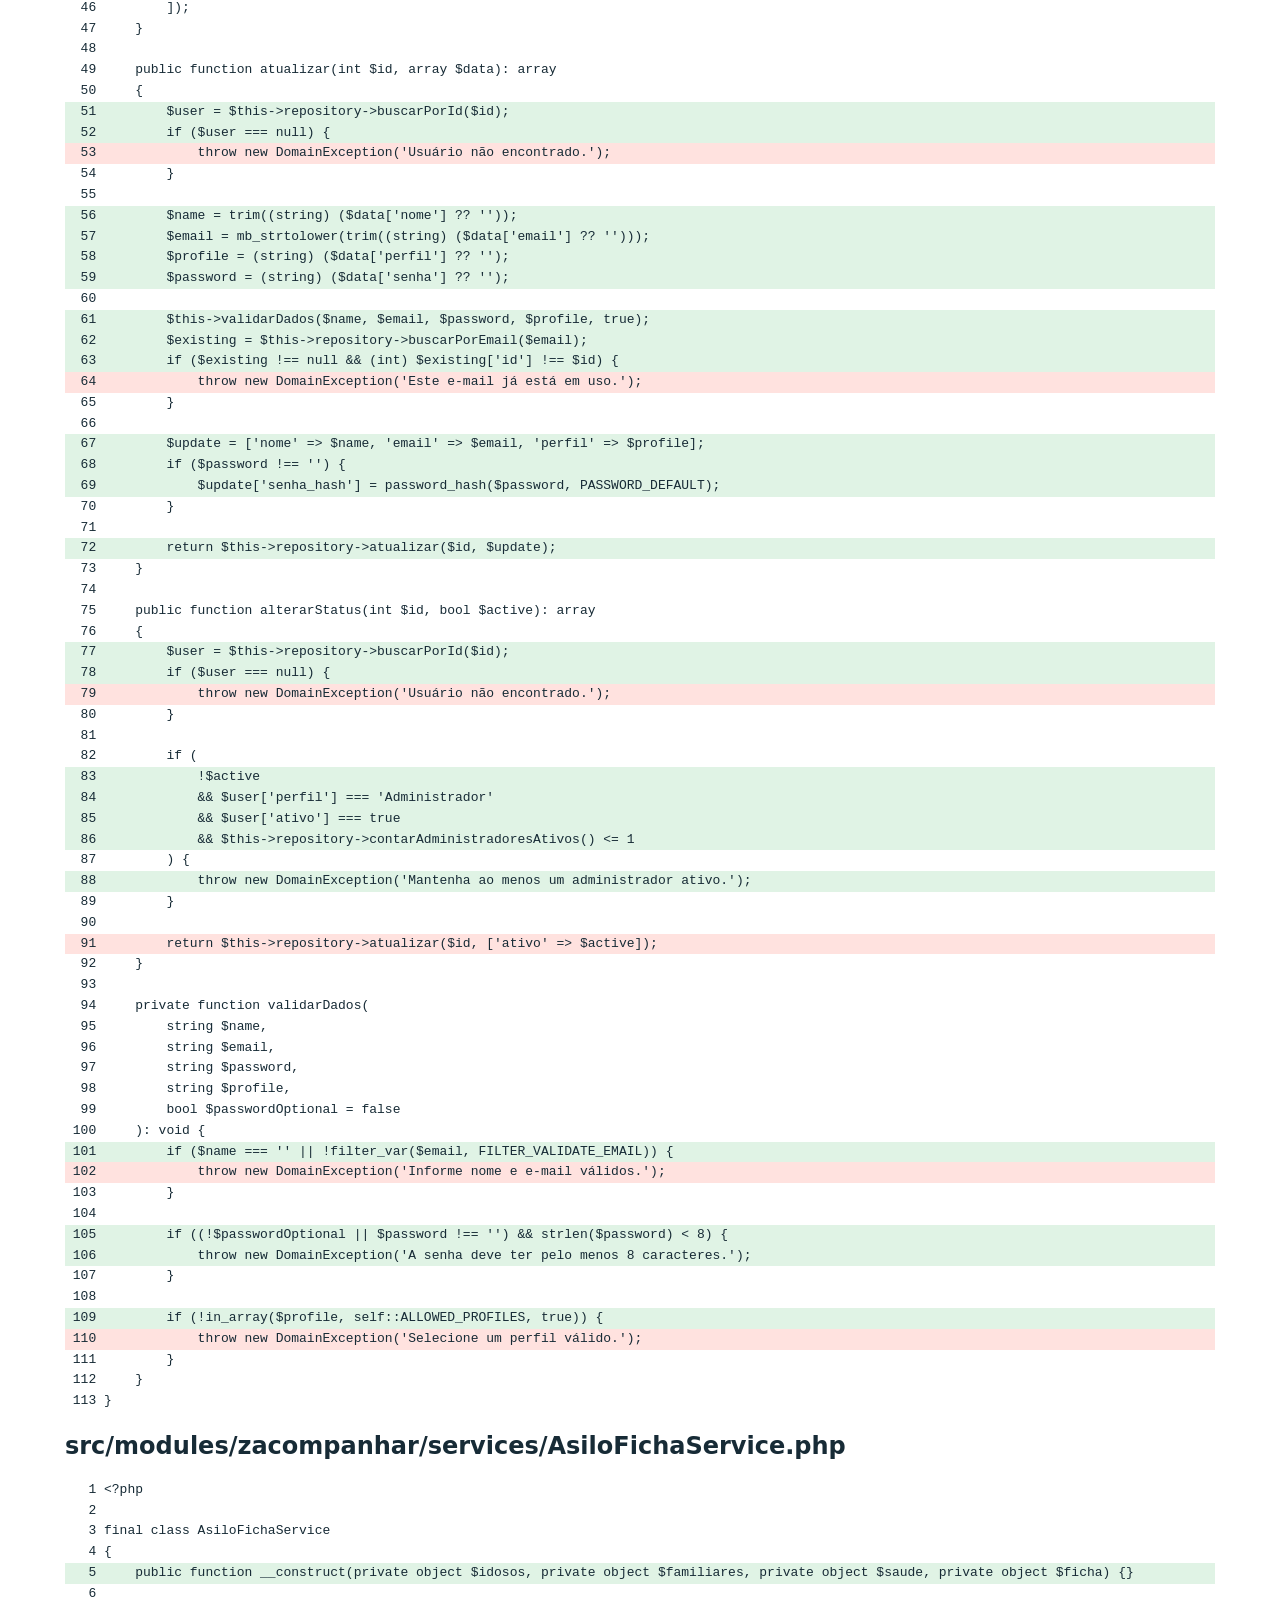
<file: docs/testes/evidencias/20261123T205031_28743/cobertura.html>
<!doctype html><html lang="pt-BR"><meta charset="utf-8"><meta name="viewport" content="width=device-width"><title>Cobertura unitária AsiloSoft</title><style>body{font:16px system-ui;margin:32px auto;padding:0 20px;max-width:1150px;color:#172b36}table{border-collapse:collapse;width:100%}td,th{border:1px solid #ccd5da;padding:8px;text-align:left}.hit{background:#e0f3e5}.miss{background:#ffe2df}pre{overflow:auto;font-size:13px;line-height:1.6}pre span{display:block;min-width:max-content}a{color:#175f92}</style><h1>Cobertura unitária AsiloSoft</h1><p>68,09% — 224 / 329 linhas executáveis. Meta: 60%.</p><p>Driver phpdbg; PHP 8.4.28; 2026-11-23T20:50:32-03:00.</p><p>Todos os src/modules/*/services/*.php; somente suíte unitária. Linhas executáveis reconhecidas pelo driver; não mede ramos ou caminhos.</p><p>Verde: executada; vermelho: executável não coberta; sem cor: fora da contagem do driver.</p><table><tr><th>Serviço</th><th>Cobertas</th><th>Executáveis</th><th>Percentual</th></tr><tr><td><a href="#f5adcac5c7e3eb45471d83fb11f6ec1fc07b261887c2e1dc3dbf4f89ba8ac5066">src/modules/almoxarifado/services/AsiloAlmoxarifadoService.php</a></td><td>64</td><td>87</td><td>73,56%</td></tr><tr><td><a href="#f948b1bbf107bc6b03c37dc7dea8c898be7c154da6602d0594bd6f8904ba3608f">src/modules/autenticacao/services/AsiloAutenticacaoService.php</a></td><td>18</td><td>18</td><td>100,00%</td></tr><tr><td><a href="#fe474f20c165d34708d11f0dd4863af06f87e4b77439558e04d292c8ba15ca87d">src/modules/familiares/services/AsiloFamiliarService.php</a></td><td>23</td><td>32</td><td>71,88%</td></tr><tr><td><a href="#f7a935bf14b3864a772893eb5a98237c4748d2d544df280e24760a4b8bd29e827">src/modules/idosos/services/AsiloIdosoService.php</a></td><td>22</td><td>64</td><td>34,38%</td></tr><tr><td><a href="#f4befeda586a4727c73f491bab8f0d318c0dc51c003d4d8ce79756bbb2390e2a1">src/modules/idosos/services/AsiloSaudeService.php</a></td><td>18</td><td>22</td><td>81,82%</td></tr><tr><td><a href="#f62005e6d212ff01cb59365217027493378c98b732cf14daeed3499b090e0372d">src/modules/quartos/services/AsiloQuartoService.php</a></td><td>23</td><td>31</td><td>74,19%</td></tr><tr><td><a href="#fbec92a9e0db7564c0805daec25c965c418256343210251534dba02eb122b790a">src/modules/usuarios/services/AsiloFiltroSituacao.php</a></td><td>6</td><td>6</td><td>100,00%</td></tr><tr><td><a href="#feaef8c1815fadfc8ab1b56ac0458fd9ffb6b95db26bec63327b0df6c84d9320a">src/modules/usuarios/services/AsiloUsuarioService.php</a></td><td>36</td><td>45</td><td>80,00%</td></tr><tr><td><a href="#f3b1dbef9285b22831a9a19c89709d86b3fa464e1c1cb502b0b9daa5cefde5fa2">src/modules/zacompanhar/services/AsiloFichaService.php</a></td><td>5</td><td>5</td><td>100,00%</td></tr><tr><td><a href="#f5037bde5985d8be23ef3e53675e0e29fc1ff8e3a8bf0a372d02eaac271b00c21">src/modules/zcompras/services/AsiloCompraService.php</a></td><td>9</td><td>19</td><td>47,37%</td></tr></table><h2 id="f5adcac5c7e3eb45471d83fb11f6ec1fc07b261887c2e1dc3dbf4f89ba8ac5066">src/modules/almoxarifado/services/AsiloAlmoxarifadoService.php</h2><pre><span class="">   1 &lt;?php</span><span class="">   2 </span><span class="">   3 final class AsiloAlmoxarifadoService</span><span class="">   4 {</span><span class="">   5     private const TIPOS = [&#039;Material&#039;, &#039;Insumo&#039;, &#039;Medicamento&#039;];</span><span class="">   6     private const ORIGENS = [&#039;SUS&#039;, &#039;Plano de Saúde&#039;, &#039;Instituição&#039;];</span><span class="">   7 </span><span class="hit">   8     public function __construct(private object $repository)</span><span class="">   9     {</span><span class="">  10     }</span><span class="">  11 </span><span class="">  12     public function listarItens(): array</span><span class="">  13     {</span><span class="miss">  14         return $this-&gt;repository-&gt;listarItens();</span><span class="">  15     }</span><span class="">  16 </span><span class="">  17     public function buscarItemPorId(int $id): ?array</span><span class="">  18     {</span><span class="miss">  19         return $this-&gt;repository-&gt;buscarItemPorId($id);</span><span class="">  20     }</span><span class="">  21 </span><span class="">  22     public function listarMovimentacoes(): array</span><span class="">  23     {</span><span class="miss">  24         return $this-&gt;repository-&gt;listarMovimentacoes();</span><span class="">  25     }</span><span class="">  26 </span><span class="">  27     public function tiposPermitidos(): array</span><span class="">  28     {</span><span class="miss">  29         return self::TIPOS;</span><span class="">  30     }</span><span class="">  31 </span><span class="">  32     public function origensPermitidas(): array</span><span class="">  33     {</span><span class="miss">  34         return self::ORIGENS;</span><span class="">  35     }</span><span class="">  36 </span><span class="">  37     public function criarItem(array $dados): array</span><span class="">  38     {</span><span class="hit">  39         $item = $this-&gt;validarItem($dados);</span><span class="hit">  40         if ($this-&gt;repository-&gt;buscarItemPorNome($item[&#039;nome&#039;]) !== null) {</span><span class="miss">  41             throw new DomainException(&#039;Já existe um material com este nome.&#039;);</span><span class="">  42         }</span><span class="">  43 </span><span class="hit">  44         return $this-&gt;repository-&gt;criarItem($item);</span><span class="">  45     }</span><span class="">  46 </span><span class="">  47     public function atualizarItem(int $id, array $dados): array</span><span class="">  48     {</span><span class="miss">  49         if ($this-&gt;repository-&gt;buscarItemPorId($id) === null) {</span><span class="miss">  50             throw new DomainException(&#039;Material não encontrado.&#039;);</span><span class="">  51         }</span><span class="">  52 </span><span class="miss">  53         $item = $this-&gt;validarItem($dados);</span><span class="miss">  54         $existing = $this-&gt;repository-&gt;buscarItemPorNome($item[&#039;nome&#039;]);</span><span class="miss">  55         if ($existing !== null &amp;&amp; $existing[&#039;id&#039;] !== $id) {</span><span class="miss">  56             throw new DomainException(&#039;Já existe um material com este nome.&#039;);</span><span class="">  57         }</span><span class="">  58 </span><span class="miss">  59         return $this-&gt;repository-&gt;atualizarItem($id, $item);</span><span class="">  60     }</span><span class="">  61 </span><span class="">  62     public function registrarEntrada(int $itemId, array $dados, int $usuarioId): array</span><span class="">  63     {</span><span class="hit">  64         $this-&gt;garantirItem($itemId);</span><span class="hit">  65         $quantidade = $this-&gt;validarQuantidade($dados[&#039;quantidade&#039;] ?? null);</span><span class="hit">  66         $origem = trim((string) ($dados[&#039;origem&#039;] ?? &#039;&#039;));</span><span class="hit">  67         if (!in_array($origem, self::ORIGENS, true)) {</span><span class="miss">  68             throw new DomainException(&#039;Informe uma origem válida para a entrada.&#039;);</span><span class="">  69         }</span><span class="">  70 </span><span class="hit">  71         return $this-&gt;repository-&gt;registrarEntrada(</span><span class="hit">  72             $itemId,</span><span class="">  73             $quantidade,</span><span class="">  74             $origem,</span><span class="">  75             $usuarioId,</span><span class="hit">  76             $this-&gt;validarObservacao($dados[&#039;observacao&#039;] ?? null)</span><span class="">  77         );</span><span class="">  78     }</span><span class="">  79 </span><span class="">  80     public function registrarRetirada(int $itemId, array $dados, int $usuarioId): array</span><span class="">  81     {</span><span class="hit">  82         $item = $this-&gt;garantirItem($itemId);</span><span class="hit">  83         $quantidade = $this-&gt;validarQuantidade($dados[&#039;quantidade&#039;] ?? null);</span><span class="hit">  84         if ($quantidade &gt; $item[&#039;quantidade_disponivel&#039;]) {</span><span class="hit">  85             throw new DomainException(&#039;A retirada não pode deixar o estoque negativo.&#039;);</span><span class="">  86         }</span><span class="">  87 </span><span class="hit">  88         $observacao = $this-&gt;validarObservacao($dados[&#039;observacao&#039;] ?? null);</span><span class="hit">  89         if ($observacao === null) {</span><span class="hit">  90             throw new DomainException(&#039;Informe a finalidade da retirada na observação.&#039;);</span><span class="">  91         }</span><span class="">  92 </span><span class="hit">  93         return $this-&gt;repository-&gt;registrarRetirada(</span><span class="hit">  94             $itemId,</span><span class="">  95             $quantidade,</span><span class="">  96             $usuarioId,</span><span class="">  97             $observacao</span><span class="">  98         );</span><span class="">  99     }</span><span class=""> 100 </span><span class=""> 101     public function listarIdososAtivos(): array</span><span class=""> 102     {</span><span class="miss"> 103         return $this-&gt;repository-&gt;listarIdososAtivos();</span><span class=""> 104     }</span><span class=""> 105 </span><span class=""> 106     public function registrarUso(array $dados, int $usuarioId): array</span><span class=""> 107     {</span><span class="hit"> 108         $idosoId = filter_var($dados[&#039;idoso_id&#039;] ?? null, FILTER_VALIDATE_INT);</span><span class="hit"> 109         $materialId = filter_var($dados[&#039;material_id&#039;] ?? null, FILTER_VALIDATE_INT);</span><span class="hit"> 110         $chave = $dados[&#039;chave_requisicao&#039;] ?? &#039;&#039;;</span><span class="hit"> 111         if (!$idosoId || $idosoId &lt; 1 || !$materialId || $materialId &lt; 1 || $usuarioId &lt; 1) {</span><span class="miss"> 112             throw new DomainException(&#039;Selecione idoso e material válidos.&#039;);</span><span class=""> 113         }</span><span class="hit"> 114         if (!is_string($chave) || !preg_match(&#039;/^[a-f0-9]{64}$/D&#039;, $chave)) {</span><span class="miss"> 115             throw new DomainException(&#039;Formulário inválido. Abra um novo formulário de consumo.&#039;);</span><span class=""> 116         }</span><span class="hit"> 117         return $this-&gt;repository-&gt;registrarUso($idosoId, $materialId,</span><span class="hit"> 118             self::validarQuantidade($dados[&#039;quantidade&#039;] ?? null), $usuarioId,</span><span class="hit"> 119             $this-&gt;validarObservacao($dados[&#039;observacao&#039;] ?? null), $chave);</span><span class=""> 120     }</span><span class=""> 121 </span><span class=""> 122     private function garantirItem(int $id): array</span><span class=""> 123     {</span><span class="hit"> 124         return $this-&gt;repository-&gt;buscarItemPorId($id)</span><span class="hit"> 125             ?? throw new DomainException(&#039;Material não encontrado.&#039;);</span><span class=""> 126     }</span><span class=""> 127 </span><span class=""> 128     private function validarItem(array $dados): array</span><span class=""> 129     {</span><span class="hit"> 130         $nome = trim((string) ($dados[&#039;nome&#039;] ?? &#039;&#039;));</span><span class="hit"> 131         $tipo = trim((string) ($dados[&#039;tipo&#039;] ?? &#039;&#039;));</span><span class="hit"> 132         $descricao = trim((string) ($dados[&#039;descricao&#039;] ?? &#039;&#039;));</span><span class="hit"> 133         $unidade = trim((string) ($dados[&#039;unidade_medida&#039;] ?? &#039;&#039;));</span><span class="hit"> 134         $estoqueMinimo = $this-&gt;validarDecimal(</span><span class="hit"> 135             $dados[&#039;estoque_minimo&#039;] ?? &#039;0&#039;,</span><span class="hit"> 136             &#039;O estoque mínimo deve ser um número maior ou igual a zero.&#039;,</span><span class="hit"> 137             true</span><span class=""> 138         );</span><span class=""> 139 </span><span class="hit"> 140         if ($nome === &#039;&#039; || mb_strlen($nome) &gt; 160) {</span><span class="miss"> 141             throw new DomainException(&#039;Informe um nome de material com até 160 caracteres.&#039;);</span><span class=""> 142         }</span><span class=""> 143 </span><span class="hit"> 144         if (!in_array($tipo, self::TIPOS, true)) {</span><span class="miss"> 145             throw new DomainException(&#039;Selecione um tipo de material válido.&#039;);</span><span class=""> 146         }</span><span class=""> 147 </span><span class="hit"> 148         if (mb_strlen($descricao) &gt; 500) {</span><span class="miss"> 149             throw new DomainException(&#039;A descrição deve ter até 500 caracteres.&#039;);</span><span class=""> 150         }</span><span class=""> 151 </span><span class="hit"> 152         if ($unidade === &#039;&#039; || mb_strlen($unidade) &gt; 30) {</span><span class="miss"> 153             throw new DomainException(&#039;Informe uma unidade de medida com até 30 caracteres.&#039;);</span><span class=""> 154         }</span><span class=""> 155 </span><span class=""> 156         return [</span><span class="hit"> 157             &#039;nome&#039; =&gt; $nome,</span><span class="hit"> 158             &#039;tipo&#039; =&gt; $tipo,</span><span class="hit"> 159             &#039;descricao&#039; =&gt; $descricao === &#039;&#039; ? null : $descricao,</span><span class="hit"> 160             &#039;unidade_medida&#039; =&gt; $unidade,</span><span class="hit"> 161             &#039;estoque_minimo&#039; =&gt; $estoqueMinimo,</span><span class=""> 162         ];</span><span class=""> 163     }</span><span class=""> 164 </span><span class=""> 165     private function validarObservacao(mixed $observacao): ?string</span><span class=""> 166     {</span><span class="hit"> 167         if ($observacao !== null &amp;&amp; !is_string($observacao)) {</span><span class="miss"> 168             throw new DomainException(&#039;Observação inválida.&#039;);</span><span class=""> 169         }</span><span class="hit"> 170         $observacao = trim((string) ($observacao ?? &#039;&#039;));</span><span class="hit"> 171         if (mb_strlen($observacao) &gt; 500) {</span><span class="miss"> 172             throw new DomainException(&#039;A observação deve ter até 500 caracteres.&#039;);</span><span class=""> 173         }</span><span class=""> 174 </span><span class="hit"> 175         return $observacao === &#039;&#039; ? null : $observacao;</span><span class=""> 176     }</span><span class=""> 177 </span><span class=""> 178     public static function validarQuantidade(mixed $quantidade): string</span><span class=""> 179     {</span><span class="hit"> 180         return self::validarDecimal(</span><span class="hit"> 181             $quantidade,</span><span class="hit"> 182             &#039;A quantidade deve ser um número maior que zero.&#039;,</span><span class="hit"> 183             false</span><span class=""> 184         );</span><span class=""> 185     }</span><span class=""> 186 </span><span class=""> 187     private static function validarDecimal(mixed $value, string $message, bool $zeroAllowed): string</span><span class=""> 188     {</span><span class="hit"> 189         if (!is_scalar($value)) {</span><span class="hit"> 190             throw new DomainException($message);</span><span class=""> 191         }</span><span class=""> 192 </span><span class="hit"> 193         $value = trim(str_replace(&#039;,&#039;, &#039;.&#039;, (string) $value));</span><span class="hit"> 194         if (!preg_match(&#039;/^\d+(?:\.\d{1,3})?$/&#039;, $value)) {</span><span class="hit"> 195             throw new DomainException($message);</span><span class=""> 196         }</span><span class=""> 197 </span><span class="hit"> 198         $number = round((float) $value, 3);</span><span class="hit"> 199         if ($number &gt; 999999999.999 || $number &lt; 0 || (!$zeroAllowed &amp;&amp; $number &lt;= 0)) {</span><span class="hit"> 200             throw new DomainException($message);</span><span class=""> 201         }</span><span class=""> 202 </span><span class="hit"> 203         return number_format($number, 3, &#039;.&#039;, &#039;&#039;);</span><span class=""> 204     }</span><span class=""> 205 }</span></pre><h2 id="f948b1bbf107bc6b03c37dc7dea8c898be7c154da6602d0594bd6f8904ba3608f">src/modules/autenticacao/services/AsiloAutenticacaoService.php</h2><pre><span class="">   1 &lt;?php</span><span class="">   2 </span><span class="">   3 </span><span class="">   4 final class AsiloAutenticacaoService</span><span class="">   5 {</span><span class="">   6     private const SESSION_KEY = &#039;asilosoft_usuario_id&#039;;</span><span class="">   7 </span><span class="hit">   8     public function __construct(private object $repository, private object $session)</span><span class="">   9     {</span><span class="">  10     }</span><span class="">  11 </span><span class="">  12     public function tentarLogin(string $email, string $password): bool</span><span class="">  13     {</span><span class="hit">  14         $email = mb_strtolower(trim($email));</span><span class="hit">  15         $user = $this-&gt;repository-&gt;buscarPorEmail($email);</span><span class="">  16 </span><span class="hit">  17         if ($user === null || !$user[&#039;ativo&#039;] || !password_verify($password, $user[&#039;senha_hash&#039;])) {</span><span class="hit">  18             throw new DomainException(&#039;E-mail ou senha inválidos.&#039;);</span><span class="">  19         }</span><span class="">  20 </span><span class="hit">  21         $this-&gt;session-&gt;regenerateId();</span><span class="hit">  22         $this-&gt;session-&gt;set(self::SESSION_KEY, (int) $user[&#039;id&#039;]);</span><span class="">  23 </span><span class="hit">  24         return true;</span><span class="">  25     }</span><span class="">  26 </span><span class="">  27     public function usuarioAtual(): ?array</span><span class="">  28     {</span><span class="hit">  29         $id = $this-&gt;session-&gt;get(self::SESSION_KEY);</span><span class="hit">  30         if (!is_int($id) &amp;&amp; !ctype_digit((string) $id)) {</span><span class="hit">  31             return null;</span><span class="">  32         }</span><span class="">  33 </span><span class="hit">  34         $user = $this-&gt;repository-&gt;buscarPorId((int) $id);</span><span class="hit">  35         if ($user === null || !$user[&#039;ativo&#039;]) {</span><span class="hit">  36             $this-&gt;encerrarSessao();</span><span class="hit">  37             return null;</span><span class="">  38         }</span><span class="">  39 </span><span class="hit">  40         return $user;</span><span class="">  41     }</span><span class="">  42 </span><span class="">  43     public function encerrarSessao(): void</span><span class="">  44     {</span><span class="hit">  45         $this-&gt;session-&gt;remove(self::SESSION_KEY);</span><span class="hit">  46         $this-&gt;session-&gt;regenerateId();</span><span class="">  47     }</span><span class="">  48 }</span></pre><h2 id="fe474f20c165d34708d11f0dd4863af06f87e4b77439558e04d292c8ba15ca87d">src/modules/familiares/services/AsiloFamiliarService.php</h2><pre><span class="">   1 &lt;?php</span><span class="">   2 final class AsiloFamiliarService</span><span class="">   3 {</span><span class="hit">   4     public function __construct(private object $repository) {}</span><span class="miss">   5     public function listar(): array { return $this-&gt;repository-&gt;listar(); }</span><span class="miss">   6     public function buscar(int $id): ?array { return $id &gt; 0 ? $this-&gt;repository-&gt;buscar($id) : null; }</span><span class="">   7     public function salvar(array $d, ?int $id = null): array</span><span class="">   8     {</span><span class="hit">   9         $atual = $id === null ? null : $this-&gt;buscar($id);</span><span class="hit">  10         if ($id !== null &amp;&amp; !$atual) throw new DomainException(&#039;Familiar não encontrado.&#039;);</span><span class="hit">  11         $dados = [];</span><span class="hit">  12         foreach ([&#039;nome&#039;=&gt;120, &#039;telefone&#039;=&gt;30, &#039;email&#039;=&gt;160, &#039;parentesco_principal&#039;=&gt;60] as $campo=&gt;$limite) {</span><span class="hit">  13             if (isset($d[$campo]) &amp;&amp; !is_scalar($d[$campo])) throw new DomainException(&#039;Campo inválido.&#039;);</span><span class="hit">  14             $valor = trim((string)($d[$campo] ?? &#039;&#039;));</span><span class="hit">  15             if (mb_strlen($valor) &gt; $limite) throw new DomainException(&#039;O campo &#039;.$campo.&#039; excede o limite permitido.&#039;);</span><span class="hit">  16             $dados[$campo] = $valor === &#039;&#039; &amp;&amp; !in_array($campo, [&#039;nome&#039;,&#039;telefone&#039;], true) ? null : $valor;</span><span class="">  17         }</span><span class="hit">  18         if ($dados[&#039;nome&#039;] === &#039;&#039; || $dados[&#039;telefone&#039;] === &#039;&#039;) throw new DomainException(&#039;Informe nome e telefone.&#039;);</span><span class="hit">  19         if ($dados[&#039;email&#039;] !== null &amp;&amp; !filter_var($dados[&#039;email&#039;], FILTER_VALIDATE_EMAIL)) throw new DomainException(&#039;Informe um e-mail válido.&#039;);</span><span class="hit">  20         if (isset($d[&#039;cpf&#039;]) &amp;&amp; !is_scalar($d[&#039;cpf&#039;])) throw new DomainException(&#039;CPF inválido.&#039;);</span><span class="hit">  21         $cpf = preg_replace(&#039;/\D/&#039;, &#039;&#039;, (string)($d[&#039;cpf&#039;] ?? &#039;&#039;));</span><span class="hit">  22         if ($cpf !== &#039;&#039; &amp;&amp; strlen($cpf) !== 11) throw new DomainException(&#039;Informe um CPF com 11 dígitos.&#039;);</span><span class="hit">  23         $dados[&#039;cpf&#039;] = $cpf ?: null;</span><span class="">  24         // Ausência preserva a associação; opção vazia no formulário remove explicitamente.</span><span class="hit">  25         $dados[&#039;usuario_id&#039;] = $atual[&#039;usuario_id&#039;] ?? null;</span><span class="hit">  26         if (array_key_exists(&#039;usuario_id&#039;, $d)) {</span><span class="miss">  27             $dados[&#039;usuario_id&#039;] = $d[&#039;usuario_id&#039;] === &#039;&#039; || $d[&#039;usuario_id&#039;] === null ? null : filter_var($d[&#039;usuario_id&#039;], FILTER_VALIDATE_INT, [&#039;options&#039;=&gt;[&#039;min_range&#039;=&gt;1]]);</span><span class="miss">  28             if ($dados[&#039;usuario_id&#039;] === false) throw new DomainException(&#039;Conta inválida.&#039;);</span><span class="">  29         }</span><span class="hit">  30         try { return $this-&gt;repository-&gt;salvar($dados, $id, !array_key_exists(&#039;usuario_id&#039;, $d)); }</span><span class="miss">  31         catch (PDOException $e) { throw new DomainException(&#039;Não foi possível salvar: confira se CPF ou conta já pertencem a outro familiar.&#039;, 0, $e); }</span><span class="">  32     }</span><span class="">  33     public function vincular(int $idoso, int $familiar, array $d): void</span><span class="">  34     {</span><span class="hit">  35         if ($idoso &lt;= 0 || $familiar &lt;= 0) throw new DomainException(&#039;Selecione idoso e familiar válidos.&#039;);</span><span class="hit">  36         if (isset($d[&#039;parentesco&#039;]) &amp;&amp; !is_string($d[&#039;parentesco&#039;])) throw new DomainException(&#039;Parentesco inválido.&#039;);</span><span class="hit">  37         $p = trim((string)($d[&#039;parentesco&#039;] ?? &#039;&#039;));</span><span class="hit">  38         if ($p === &#039;&#039; || mb_strlen($p) &gt; 60) throw new DomainException(&#039;Informe parentesco com até 60 caracteres.&#039;);</span><span class="hit">  39         try { $this-&gt;repository-&gt;vincular($idoso, $familiar, $p, !empty($d[&#039;responsavel_principal&#039;])); }</span><span class="miss">  40         catch (PDOException $e) { throw new DomainException(&#039;Não foi possível atualizar o vínculo. Tente novamente.&#039;, 0, $e); }</span><span class="">  41     }</span><span class="">  42     public function desvincular(int $idoso, int $familiar): void</span><span class="">  43     {</span><span class="miss">  44         if ($idoso &lt;= 0 || $familiar &lt;= 0) throw new DomainException(&#039;Vínculo inválido.&#039;);</span><span class="miss">  45         try { $this-&gt;repository-&gt;desvincular($idoso, $familiar); }</span><span class="miss">  46         catch (PDOException $e) { throw new DomainException(&#039;Não foi possível remover o vínculo. Tente novamente.&#039;, 0, $e); }</span><span class="">  47     }</span><span class="">  48 }</span></pre><h2 id="f7a935bf14b3864a772893eb5a98237c4748d2d544df280e24760a4b8bd29e827">src/modules/idosos/services/AsiloIdosoService.php</h2><pre><span class="">   1 &lt;?php</span><span class="">   2 </span><span class="">   3 </span><span class="">   4 final class AsiloIdosoService</span><span class="">   5 {</span><span class="hit">   6     public function __construct(private object $repository, private object $roomRepository)</span><span class="">   7     {</span><span class="">   8     }</span><span class="">   9 </span><span class="">  10     public function listar(): array</span><span class="">  11     {</span><span class="miss">  12         return $this-&gt;repository-&gt;listar();</span><span class="">  13     }</span><span class="">  14 </span><span class="">  15     public function pesquisar(string $termo, bool $ativo, int $pagina): array</span><span class="">  16     {</span><span class="miss">  17         return $this-&gt;repository-&gt;pesquisar(mb_substr(trim($termo), 0, 150), $ativo, $pagina);</span><span class="">  18     }</span><span class="">  19 </span><span class="">  20     public function buscarPorId(int $id): ?array</span><span class="">  21     {</span><span class="miss">  22         return $this-&gt;repository-&gt;buscarPorId($id);</span><span class="">  23     }</span><span class="">  24 </span><span class="">  25     public function listarQuartosDisponiveis(): array</span><span class="">  26     {</span><span class="miss">  27         return $this-&gt;roomRepository-&gt;listarDisponiveis();</span><span class="">  28     }</span><span class="">  29 </span><span class="">  30     public function buscarQuartoPorId(int $id): ?array</span><span class="">  31     {</span><span class="miss">  32         return $this-&gt;roomRepository-&gt;buscarPorId($id);</span><span class="">  33     }</span><span class="">  34 </span><span class="">  35     public function contarOcupacaoDoQuarto(int $id): int</span><span class="">  36     {</span><span class="miss">  37         return $this-&gt;roomRepository-&gt;contarOcupacao($id);</span><span class="">  38     }</span><span class="">  39 </span><span class="">  40     public function criar(array $data): array</span><span class="">  41     {</span><span class="hit">  42         $name = trim((string) ($data[&#039;nome&#039;] ?? &#039;&#039;));</span><span class="hit">  43         $cpf = preg_replace(&#039;/\D/&#039;, &#039;&#039;, (string) ($data[&#039;cpf&#039;] ?? &#039;&#039;)) ?? &#039;&#039;;</span><span class="hit">  44         $identifier = trim((string) ($data[&#039;identificador&#039;] ?? &#039;&#039;));</span><span class="hit">  45         $roomId = (int) ($data[&#039;quarto_id&#039;] ?? 0);</span><span class="">  46 </span><span class="hit">  47         if ($name === &#039;&#039; || strlen($cpf) !== 11 || $identifier === &#039;&#039; || $roomId &lt;= 0) {</span><span class="miss">  48             throw new DomainException(&#039;Informe nome, CPF, identificador e quarto válidos.&#039;);</span><span class="">  49         }</span><span class="">  50 </span><span class="hit">  51         if ($this-&gt;repository-&gt;buscarPorCpf($cpf) !== null) {</span><span class="miss">  52             throw new DomainException(&#039;Este CPF já está em uso.&#039;);</span><span class="">  53         }</span><span class="">  54 </span><span class="hit">  55         if ($this-&gt;repository-&gt;buscarPorIdentificador($identifier) !== null) {</span><span class="miss">  56             throw new DomainException(&#039;Este identificador já está em uso.&#039;);</span><span class="">  57         }</span><span class="">  58 </span><span class="hit">  59         $room = $this-&gt;roomRepository-&gt;buscarPorId($roomId);</span><span class="hit">  60         if ($room === null || !$room[&#039;ativo&#039;]) {</span><span class="miss">  61             throw new DomainException(&#039;Selecione um quarto disponível.&#039;);</span><span class="">  62         }</span><span class="">  63 </span><span class="hit">  64         if ($this-&gt;roomRepository-&gt;contarOcupacao($roomId) &gt;= $room[&#039;capacidade&#039;]) {</span><span class="hit">  65             throw new DomainException(&#039;Este quarto não possui vaga disponível.&#039;);</span><span class="">  66         }</span><span class="">  67 </span><span class="hit">  68         return $this-&gt;repository-&gt;criar([</span><span class="hit">  69             &#039;nome&#039; =&gt; $name,</span><span class="hit">  70             &#039;cpf&#039; =&gt; $cpf,</span><span class="hit">  71             &#039;identificador&#039; =&gt; $identifier,</span><span class="hit">  72             &#039;quarto_id&#039; =&gt; $roomId,</span><span class="">  73         ]);</span><span class="">  74     }</span><span class="">  75 </span><span class="">  76     public function atualizar(int $id, array $data): array</span><span class="">  77     {</span><span class="miss">  78         $current = $this-&gt;repository-&gt;buscarPorId($id);</span><span class="miss">  79         if ($current === null) {</span><span class="miss">  80             throw new DomainException(&#039;Idoso não encontrado.&#039;);</span><span class="">  81         }</span><span class="">  82 </span><span class="miss">  83         $name = trim((string) ($data[&#039;nome&#039;] ?? &#039;&#039;));</span><span class="miss">  84         $cpf = preg_replace(&#039;/\D/&#039;, &#039;&#039;, (string) ($data[&#039;cpf&#039;] ?? &#039;&#039;)) ?? &#039;&#039;;</span><span class="miss">  85         $identifier = trim((string) ($data[&#039;identificador&#039;] ?? &#039;&#039;));</span><span class="miss">  86         $roomId = (int) ($data[&#039;quarto_id&#039;] ?? 0);</span><span class="">  87 </span><span class="miss">  88         if ($name === &#039;&#039; || strlen($cpf) !== 11 || $identifier === &#039;&#039;) {</span><span class="miss">  89             throw new DomainException(&#039;Informe nome, CPF, identificador e quarto válidos.&#039;);</span><span class="">  90         }</span><span class="">  91 </span><span class="miss">  92         $sameCpf = $this-&gt;repository-&gt;buscarPorCpf($cpf);</span><span class="miss">  93         if ($sameCpf !== null &amp;&amp; (int) $sameCpf[&#039;id&#039;] !== $id) {</span><span class="miss">  94             throw new DomainException(&#039;Este CPF já está em uso.&#039;);</span><span class="">  95         }</span><span class="">  96 </span><span class="miss">  97         $sameIdentifier = $this-&gt;repository-&gt;buscarPorIdentificador($identifier);</span><span class="miss">  98         if ($sameIdentifier !== null &amp;&amp; (int) $sameIdentifier[&#039;id&#039;] !== $id) {</span><span class="miss">  99             throw new DomainException(&#039;Este identificador já está em uso.&#039;);</span><span class=""> 100         }</span><span class=""> 101 </span><span class="miss"> 102         if ($roomId &gt; 0) {</span><span class="miss"> 103             $room = $this-&gt;roomRepository-&gt;buscarPorId($roomId);</span><span class="miss"> 104             $currentRoomId = $current[&#039;quarto_id&#039;] === null ? null : (int) $current[&#039;quarto_id&#039;];</span><span class=""> 105 </span><span class="miss"> 106             if ($room === null || (!$room[&#039;ativo&#039;] &amp;&amp; $roomId !== $currentRoomId)) {</span><span class="miss"> 107                 throw new DomainException(&#039;Selecione um quarto disponível.&#039;);</span><span class=""> 108             }</span><span class=""> 109 </span><span class=""> 110             if (</span><span class="miss"> 111                 $roomId !== $currentRoomId</span><span class="miss"> 112                 &amp;&amp; $this-&gt;roomRepository-&gt;contarOcupacao($roomId) &gt;= $room[&#039;capacidade&#039;]</span><span class=""> 113             ) {</span><span class="miss"> 114                 throw new DomainException(&#039;Este quarto não possui vaga disponível.&#039;);</span><span class=""> 115             }</span><span class=""> 116         }</span><span class=""> 117 </span><span class="miss"> 118         return $this-&gt;repository-&gt;atualizar($id, [</span><span class="miss"> 119             &#039;nome&#039; =&gt; $name,</span><span class="miss"> 120             &#039;cpf&#039; =&gt; $cpf,</span><span class="miss"> 121             &#039;identificador&#039; =&gt; $identifier,</span><span class="miss"> 122             &#039;quarto_id&#039; =&gt; $roomId &gt; 0 ? $roomId : null,</span><span class=""> 123         ]);</span><span class=""> 124     }</span><span class=""> 125 </span><span class=""> 126     public function retirarDoQuarto(int $id): array</span><span class=""> 127     {</span><span class="miss"> 128         if ($this-&gt;repository-&gt;buscarPorId($id) === null) {</span><span class="miss"> 129             throw new DomainException(&#039;Idoso não encontrado.&#039;);</span><span class=""> 130         }</span><span class=""> 131 </span><span class="miss"> 132         return $this-&gt;repository-&gt;atualizar($id, [&#039;quarto_id&#039; =&gt; null]);</span><span class=""> 133     }</span><span class=""> 134 </span><span class=""> 135     public function alterarStatus(int $id, bool $active): array</span><span class=""> 136     {</span><span class="hit"> 137         if ($this-&gt;repository-&gt;buscarPorId($id) === null) {</span><span class="miss"> 138             throw new DomainException(&#039;Idoso não encontrado.&#039;);</span><span class=""> 139         }</span><span class=""> 140 </span><span class="hit"> 141         $data = [&#039;ativo&#039; =&gt; $active];</span><span class="hit"> 142         if (!$active) {</span><span class="hit"> 143             $data[&#039;quarto_id&#039;] = null;</span><span class=""> 144         }</span><span class=""> 145 </span><span class="hit"> 146         return $this-&gt;repository-&gt;atualizar($id, $data);</span><span class=""> 147     }</span><span class=""> 148 }</span></pre><h2 id="f4befeda586a4727c73f491bab8f0d318c0dc51c003d4d8ce79756bbb2390e2a1">src/modules/idosos/services/AsiloSaudeService.php</h2><pre><span class="">   1 &lt;?php</span><span class="">   2 </span><span class="">   3 final class AsiloSaudeService</span><span class="">   4 {</span><span class="hit">   5     public function __construct(private object $repository, private object $idosos) {}</span><span class="">   6 </span><span class="">   7     public function registrar(int $idosoId, array $autor, array $dados): void</span><span class="">   8     {</span><span class="hit">   9         if (($autor[&#039;perfil&#039;] ?? &#039;&#039;) !== &#039;Profissional de Saúde&#039; || empty($autor[&#039;ativo&#039;]) || (int)($autor[&#039;id&#039;] ?? 0) &lt;= 0) {</span><span class="hit">  10             throw new DomainException(&#039;Somente profissionais de saúde podem registrar acompanhamento.&#039;);</span><span class="">  11         }</span><span class="hit">  12         if ($idosoId &lt;= 0 || $this-&gt;idosos-&gt;buscarPorId($idosoId) === null) {</span><span class="miss">  13             throw new DomainException(&#039;Idoso não encontrado.&#039;);</span><span class="">  14         }</span><span class="hit">  15         foreach ([&#039;descricao&#039;, &#039;visivel_para_familiar&#039;, &#039;corrige_id&#039;] as $campo) {</span><span class="hit">  16             if (array_key_exists($campo, $dados) &amp;&amp; !is_scalar($dados[$campo])) {</span><span class="hit">  17                 throw new DomainException(&#039;Dados de acompanhamento inválidos.&#039;);</span><span class="">  18             }</span><span class="">  19         }</span><span class="hit">  20         $descricao = trim((string)($dados[&#039;descricao&#039;] ?? &#039;&#039;));</span><span class="hit">  21         $visibilidade = (string)($dados[&#039;visivel_para_familiar&#039;] ?? &#039;0&#039;);</span><span class="hit">  22         if ($descricao === &#039;&#039; || strlen($descricao) &gt; 65000) {</span><span class="hit">  23             throw new DomainException(&#039;Informe uma descrição com até 65000 bytes.&#039;);</span><span class="">  24         }</span><span class="hit">  25         if (!in_array($visibilidade, [&#039;0&#039;,&#039;1&#039;], true)) {</span><span class="miss">  26             throw new DomainException(&#039;Visibilidade inválida.&#039;);</span><span class="">  27         }</span><span class="hit">  28         if (!empty($dados[&#039;corrige_id&#039;])) {</span><span class="hit">  29             $original = filter_var($dados[&#039;corrige_id&#039;], FILTER_VALIDATE_INT);</span><span class="hit">  30             if (!$original || $original &lt;= 0 || !$this-&gt;repository-&gt;pertenceAoIdoso($original, $idosoId)) {</span><span class="miss">  31                 throw new DomainException(&#039;Registro original não encontrado neste prontuário.&#039;);</span><span class="">  32             }</span><span class="hit">  33             $descricao = &#039;Retificação do registro #&#039;.$original.&#039;: &#039;.$descricao;</span><span class="">  34         }</span><span class="hit">  35         if (strlen($descricao) &gt; 65000) {</span><span class="miss">  36             throw new DomainException(&#039;A descrição completa, incluindo a referência da retificação, deve ter até 65000 bytes.&#039;);</span><span class="">  37         }</span><span class="hit">  38         $this-&gt;repository-&gt;registrar($idosoId, (int)$autor[&#039;id&#039;], $descricao, $visibilidade === &#039;1&#039;);</span><span class="">  39     }</span><span class="">  40 }</span></pre><h2 id="f62005e6d212ff01cb59365217027493378c98b732cf14daeed3499b090e0372d">src/modules/quartos/services/AsiloQuartoService.php</h2><pre><span class="">   1 &lt;?php</span><span class="">   2 </span><span class="">   3 final class AsiloQuartoService</span><span class="">   4 {</span><span class="hit">   5     public function __construct(private object $repository)</span><span class="">   6     {</span><span class="">   7     }</span><span class="">   8 </span><span class="">   9     public function listar(): array</span><span class="">  10     {</span><span class="miss">  11         return $this-&gt;repository-&gt;listar();</span><span class="">  12     }</span><span class="">  13 </span><span class="">  14     public function buscarPorId(int $id): ?array</span><span class="">  15     {</span><span class="miss">  16         return $this-&gt;repository-&gt;buscarPorId($id);</span><span class="">  17     }</span><span class="">  18 </span><span class="">  19     public function criar(array $dados): array</span><span class="">  20     {</span><span class="hit">  21         $quarto = $this-&gt;validarDados($dados);</span><span class="hit">  22         if ($this-&gt;repository-&gt;buscarPorCodigo($quarto[&#039;codigo&#039;]) !== null) {</span><span class="miss">  23             throw new DomainException(&#039;Já existe um quarto com este código.&#039;);</span><span class="">  24         }</span><span class="">  25 </span><span class="hit">  26         return $this-&gt;repository-&gt;criar($quarto + [&#039;ativo&#039; =&gt; true]);</span><span class="">  27     }</span><span class="">  28 </span><span class="">  29     public function atualizar(int $id, array $dados): array</span><span class="">  30     {</span><span class="hit">  31         if ($this-&gt;repository-&gt;buscarPorId($id) === null) {</span><span class="miss">  32             throw new DomainException(&#039;Quarto não encontrado.&#039;);</span><span class="">  33         }</span><span class="">  34 </span><span class="hit">  35         $quarto = $this-&gt;validarDados($dados);</span><span class="hit">  36         $existing = $this-&gt;repository-&gt;buscarPorCodigo($quarto[&#039;codigo&#039;]);</span><span class="hit">  37         if ($existing !== null &amp;&amp; (int) $existing[&#039;id&#039;] !== $id) {</span><span class="miss">  38             throw new DomainException(&#039;Já existe um quarto com este código.&#039;);</span><span class="">  39         }</span><span class="">  40 </span><span class="hit">  41         $ocupacao = $this-&gt;repository-&gt;contarOcupacao($id);</span><span class="hit">  42         if ($quarto[&#039;capacidade&#039;] &lt; $ocupacao) {</span><span class="hit">  43             throw new DomainException(</span><span class="hit">  44                 &quot;A capacidade não pode ser menor que a ocupação atual ({$ocupacao}).&quot;</span><span class="">  45             );</span><span class="">  46         }</span><span class="">  47 </span><span class="miss">  48         return $this-&gt;repository-&gt;atualizar($id, $quarto);</span><span class="">  49     }</span><span class="">  50 </span><span class="">  51     public function alterarStatus(int $id, bool $ativo): array</span><span class="">  52     {</span><span class="hit">  53         if ($this-&gt;repository-&gt;buscarPorId($id) === null) {</span><span class="miss">  54             throw new DomainException(&#039;Quarto não encontrado.&#039;);</span><span class="">  55         }</span><span class="">  56 </span><span class="hit">  57         if (!$ativo &amp;&amp; $this-&gt;repository-&gt;contarOcupacao($id) &gt; 0) {</span><span class="hit">  58             throw new DomainException(&#039;Retire os idosos antes de desativar este quarto.&#039;);</span><span class="">  59         }</span><span class="">  60 </span><span class="hit">  61         return $this-&gt;repository-&gt;atualizar($id, [&#039;ativo&#039; =&gt; $ativo]);</span><span class="">  62     }</span><span class="">  63 </span><span class="">  64     private function validarDados(array $dados): array</span><span class="">  65     {</span><span class="hit">  66         $codigo = trim((string) ($dados[&#039;codigo&#039;] ?? &#039;&#039;));</span><span class="hit">  67         $capacidade = filter_var($dados[&#039;capacidade&#039;] ?? null, FILTER_VALIDATE_INT);</span><span class="">  68 </span><span class="hit">  69         if ($codigo === &#039;&#039; || mb_strlen($codigo) &gt; 30) {</span><span class="miss">  70             throw new DomainException(&#039;Informe um código de quarto com até 30 caracteres.&#039;);</span><span class="">  71         }</span><span class="">  72 </span><span class="hit">  73         if ($capacidade === false || $capacidade &lt; 1 || $capacidade &gt; 99) {</span><span class="hit">  74             throw new DomainException(&#039;A capacidade deve ser um número inteiro entre 1 e 99.&#039;);</span><span class="">  75         }</span><span class="">  76 </span><span class="">  77         return [</span><span class="hit">  78             &#039;codigo&#039; =&gt; $codigo,</span><span class="hit">  79             &#039;capacidade&#039; =&gt; $capacidade,</span><span class="">  80         ];</span><span class="">  81     }</span><span class="">  82 }</span></pre><h2 id="fbec92a9e0db7564c0805daec25c965c418256343210251534dba02eb122b790a">src/modules/usuarios/services/AsiloFiltroSituacao.php</h2><pre><span class="">   1 &lt;?php</span><span class="">   2 </span><span class="">   3 </span><span class="">   4 final class AsiloFiltroSituacao</span><span class="">   5 {</span><span class="">   6     public function normalizar(string $status): string</span><span class="">   7     {</span><span class="hit">   8         return $status === &#039;desativados&#039; ? &#039;desativados&#039; : &#039;ativos&#039;;</span><span class="">   9     }</span><span class="">  10 </span><span class="">  11     public function filtrar(array $records, string $status): array</span><span class="">  12     {</span><span class="hit">  13         $active = $this-&gt;normalizar($status) === &#039;ativos&#039;;</span><span class="">  14 </span><span class="hit">  15         return array_values(array_filter(</span><span class="hit">  16             $records,</span><span class="hit">  17             static fn (array $record): bool =&gt; (bool) $record[&#039;ativo&#039;] === $active</span><span class="hit">  18         ));</span><span class="">  19     }</span><span class="">  20 }</span></pre><h2 id="feaef8c1815fadfc8ab1b56ac0458fd9ffb6b95db26bec63327b0df6c84d9320a">src/modules/usuarios/services/AsiloUsuarioService.php</h2><pre><span class="">   1 &lt;?php</span><span class="">   2 </span><span class="">   3 </span><span class="">   4 final class AsiloUsuarioService</span><span class="">   5 {</span><span class="">   6     private const ALLOWED_PROFILES = [</span><span class="">   7         &#039;Administrador&#039;,</span><span class="">   8         &#039;Profissional de Saúde&#039;,</span><span class="">   9         &#039;Almoxarife&#039;,</span><span class="">  10         &#039;Familiar&#039;,</span><span class="">  11     ];</span><span class="">  12 </span><span class="hit">  13     public function __construct(private object $repository)</span><span class="">  14     {</span><span class="">  15     }</span><span class="">  16 </span><span class="">  17     public function listar(): array</span><span class="">  18     {</span><span class="miss">  19         return $this-&gt;repository-&gt;listar();</span><span class="">  20     }</span><span class="">  21 </span><span class="">  22     public function buscarPorId(int $id): ?array</span><span class="">  23     {</span><span class="miss">  24         return $this-&gt;repository-&gt;buscarPorId($id);</span><span class="">  25     }</span><span class="">  26 </span><span class="">  27     public function criar(array $data): array</span><span class="">  28     {</span><span class="hit">  29         $name = trim((string) ($data[&#039;nome&#039;] ?? &#039;&#039;));</span><span class="hit">  30         $email = mb_strtolower(trim((string) ($data[&#039;email&#039;] ?? &#039;&#039;)));</span><span class="hit">  31         $password = (string) ($data[&#039;senha&#039;] ?? &#039;&#039;);</span><span class="hit">  32         $profile = (string) ($data[&#039;perfil&#039;] ?? &#039;&#039;);</span><span class="">  33 </span><span class="hit">  34         $this-&gt;validarDados($name, $email, $password, $profile);</span><span class="">  35 </span><span class="hit">  36         if ($this-&gt;repository-&gt;buscarPorEmail($email) !== null) {</span><span class="miss">  37             throw new DomainException(&#039;Este e-mail já está em uso.&#039;);</span><span class="">  38         }</span><span class="">  39 </span><span class="hit">  40         return $this-&gt;repository-&gt;criar([</span><span class="hit">  41             &#039;nome&#039; =&gt; $name,</span><span class="hit">  42             &#039;email&#039; =&gt; $email,</span><span class="hit">  43             &#039;senha_hash&#039; =&gt; password_hash($password, PASSWORD_DEFAULT),</span><span class="hit">  44             &#039;perfil&#039; =&gt; $profile,</span><span class="">  45             &#039;ativo&#039; =&gt; true,</span><span class="">  46         ]);</span><span class="">  47     }</span><span class="">  48 </span><span class="">  49     public function atualizar(int $id, array $data): array</span><span class="">  50     {</span><span class="hit">  51         $user = $this-&gt;repository-&gt;buscarPorId($id);</span><span class="hit">  52         if ($user === null) {</span><span class="miss">  53             throw new DomainException(&#039;Usuário não encontrado.&#039;);</span><span class="">  54         }</span><span class="">  55 </span><span class="hit">  56         $name = trim((string) ($data[&#039;nome&#039;] ?? &#039;&#039;));</span><span class="hit">  57         $email = mb_strtolower(trim((string) ($data[&#039;email&#039;] ?? &#039;&#039;)));</span><span class="hit">  58         $profile = (string) ($data[&#039;perfil&#039;] ?? &#039;&#039;);</span><span class="hit">  59         $password = (string) ($data[&#039;senha&#039;] ?? &#039;&#039;);</span><span class="">  60 </span><span class="hit">  61         $this-&gt;validarDados($name, $email, $password, $profile, true);</span><span class="hit">  62         $existing = $this-&gt;repository-&gt;buscarPorEmail($email);</span><span class="hit">  63         if ($existing !== null &amp;&amp; (int) $existing[&#039;id&#039;] !== $id) {</span><span class="miss">  64             throw new DomainException(&#039;Este e-mail já está em uso.&#039;);</span><span class="">  65         }</span><span class="">  66 </span><span class="hit">  67         $update = [&#039;nome&#039; =&gt; $name, &#039;email&#039; =&gt; $email, &#039;perfil&#039; =&gt; $profile];</span><span class="hit">  68         if ($password !== &#039;&#039;) {</span><span class="hit">  69             $update[&#039;senha_hash&#039;] = password_hash($password, PASSWORD_DEFAULT);</span><span class="">  70         }</span><span class="">  71 </span><span class="hit">  72         return $this-&gt;repository-&gt;atualizar($id, $update);</span><span class="">  73     }</span><span class="">  74 </span><span class="">  75     public function alterarStatus(int $id, bool $active): array</span><span class="">  76     {</span><span class="hit">  77         $user = $this-&gt;repository-&gt;buscarPorId($id);</span><span class="hit">  78         if ($user === null) {</span><span class="miss">  79             throw new DomainException(&#039;Usuário não encontrado.&#039;);</span><span class="">  80         }</span><span class="">  81 </span><span class="">  82         if (</span><span class="hit">  83             !$active</span><span class="hit">  84             &amp;&amp; $user[&#039;perfil&#039;] === &#039;Administrador&#039;</span><span class="hit">  85             &amp;&amp; $user[&#039;ativo&#039;] === true</span><span class="hit">  86             &amp;&amp; $this-&gt;repository-&gt;contarAdministradoresAtivos() &lt;= 1</span><span class="">  87         ) {</span><span class="hit">  88             throw new DomainException(&#039;Mantenha ao menos um administrador ativo.&#039;);</span><span class="">  89         }</span><span class="">  90 </span><span class="miss">  91         return $this-&gt;repository-&gt;atualizar($id, [&#039;ativo&#039; =&gt; $active]);</span><span class="">  92     }</span><span class="">  93 </span><span class="">  94     private function validarDados(</span><span class="">  95         string $name,</span><span class="">  96         string $email,</span><span class="">  97         string $password,</span><span class="">  98         string $profile,</span><span class="">  99         bool $passwordOptional = false</span><span class=""> 100     ): void {</span><span class="hit"> 101         if ($name === &#039;&#039; || !filter_var($email, FILTER_VALIDATE_EMAIL)) {</span><span class="miss"> 102             throw new DomainException(&#039;Informe nome e e-mail válidos.&#039;);</span><span class=""> 103         }</span><span class=""> 104 </span><span class="hit"> 105         if ((!$passwordOptional || $password !== &#039;&#039;) &amp;&amp; strlen($password) &lt; 8) {</span><span class="hit"> 106             throw new DomainException(&#039;A senha deve ter pelo menos 8 caracteres.&#039;);</span><span class=""> 107         }</span><span class=""> 108 </span><span class="hit"> 109         if (!in_array($profile, self::ALLOWED_PROFILES, true)) {</span><span class="miss"> 110             throw new DomainException(&#039;Selecione um perfil válido.&#039;);</span><span class=""> 111         }</span><span class=""> 112     }</span><span class=""> 113 }</span></pre><h2 id="f3b1dbef9285b22831a9a19c89709d86b3fa464e1c1cb502b0b9daa5cefde5fa2">src/modules/zacompanhar/services/AsiloFichaService.php</h2><pre><span class="">   1 &lt;?php</span><span class="">   2 </span><span class="">   3 final class AsiloFichaService</span><span class="">   4 {</span><span class="hit">   5     public function __construct(private object $idosos, private object $familiares, private object $saude, private object $ficha) {}</span><span class="">   6 </span><span class="">   7     public function consultar(int $id): ?array</span><span class="">   8     {</span><span class="hit">   9         $idoso = $id &gt; 0 ? $this-&gt;idosos-&gt;buscarPorId($id) : null;</span><span class="hit">  10         if ($idoso === null) return null;</span><span class="hit">  11         return [&#039;idoso&#039;=&gt;$idoso, &#039;familiares&#039;=&gt;$this-&gt;familiares-&gt;porIdoso($id),</span><span class="hit">  12             &#039;registros&#039;=&gt;$this-&gt;saude-&gt;listarPorIdoso($id), &#039;usos&#039;=&gt;$this-&gt;ficha-&gt;usos($id)];</span><span class="">  13     }</span><span class="">  14 }</span></pre><h2 id="f5037bde5985d8be23ef3e53675e0e29fc1ff8e3a8bf0a372d02eaac271b00c21">src/modules/zcompras/services/AsiloCompraService.php</h2><pre><span class="">   1 &lt;?php</span><span class="hit">   2 require_once dirname(__DIR__, 2) . &#039;/almoxarifado/services/AsiloAlmoxarifadoService.php&#039;;</span><span class="">   3 final class AsiloCompraService</span><span class="">   4 {</span><span class="hit">   5     public function __construct(private object $repository) {}</span><span class="">   6 </span><span class="">   7     public static function transicoes(string $situacao): array</span><span class="">   8     {</span><span class="hit">   9         return match ($situacao) {</span><span class="hit">  10             &#039;Pendente&#039; =&gt; [&#039;Aprovada&#039;, &#039;Recusada&#039;],</span><span class="hit">  11             &#039;Aprovada&#039; =&gt; [&#039;Atendida&#039;],</span><span class="hit">  12             default =&gt; [],</span><span class="">  13         };</span><span class="">  14     }</span><span class="">  15 </span><span class="miss">  16     public function listar(): array { return $this-&gt;repository-&gt;listar(); }</span><span class="miss">  17     public function materiais(): array { return $this-&gt;repository-&gt;materiais(); }</span><span class="">  18 </span><span class="">  19     public function criar(array $dados, int $usuarioId): int</span><span class="">  20     {</span><span class="miss">  21         $materialId = filter_var($dados[&#039;material_id&#039;] ?? null, FILTER_VALIDATE_INT);</span><span class="miss">  22         $observacao = $dados[&#039;observacao&#039;] ?? &#039;&#039;;</span><span class="miss">  23         if (!is_string($observacao)) throw new DomainException(&#039;Justificativa inválida.&#039;);</span><span class="miss">  24         $observacao = trim($observacao);</span><span class="miss">  25         if (!$materialId || $materialId &lt; 1 || $usuarioId &lt; 1 || $observacao === &#039;&#039; || mb_strlen($observacao) &gt; 500) {</span><span class="miss">  26             throw new DomainException(&#039;Informe material válido e justificativa com até 500 caracteres.&#039;);</span><span class="">  27         }</span><span class="miss">  28         return $this-&gt;repository-&gt;criar($materialId, $usuarioId,</span><span class="miss">  29             AsiloAlmoxarifadoService::validarQuantidade($dados[&#039;quantidade&#039;] ?? null), $observacao);</span><span class="">  30     }</span><span class="">  31 </span><span class="">  32     public function alterarSituacao(int $id, string $origem, string $destino): void</span><span class="">  33     {</span><span class="hit">  34         if ($id &lt; 1 || !in_array($destino, self::transicoes($origem), true)) {</span><span class="hit">  35             throw new DomainException(&#039;Transição de situação inválida.&#039;);</span><span class="">  36         }</span><span class="hit">  37         $this-&gt;repository-&gt;alterarSituacao($id, $origem, $destino);</span><span class="">  38     }</span><span class="">  39 }</span></pre></html>
</file>
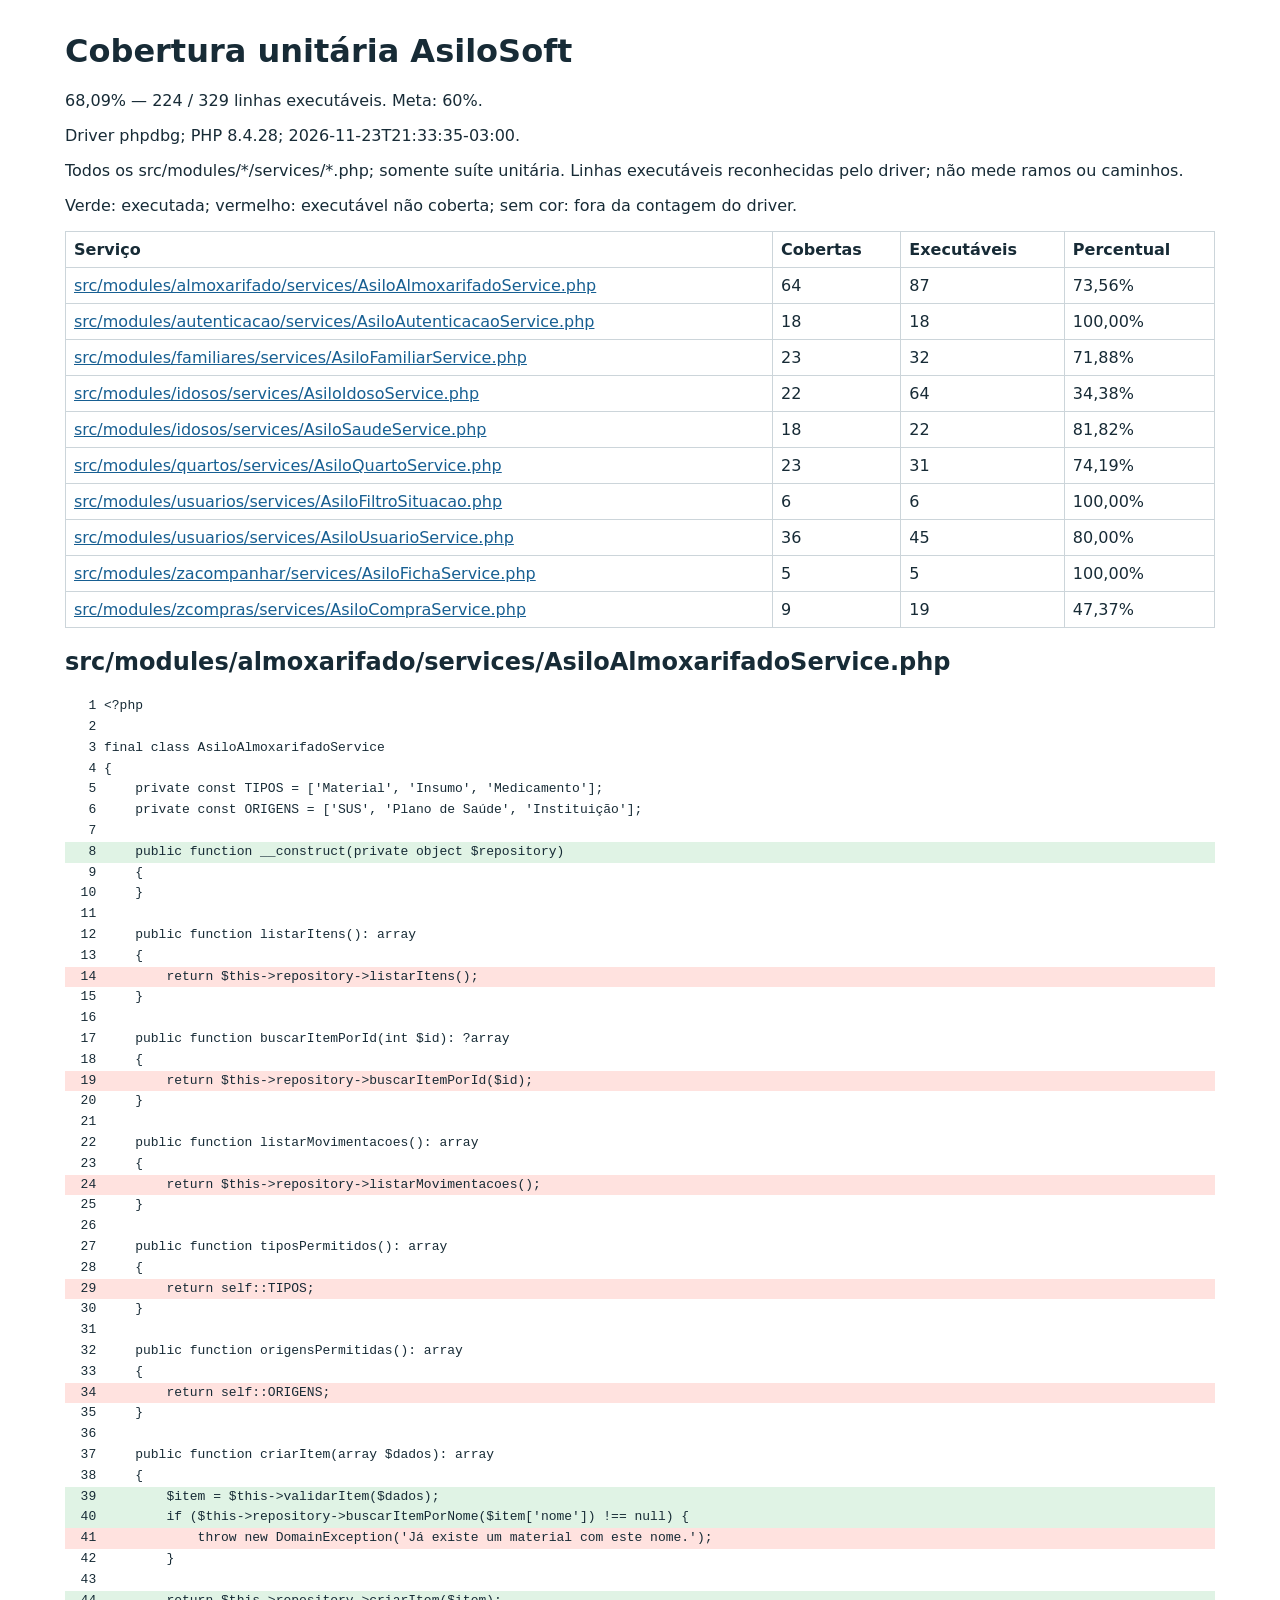
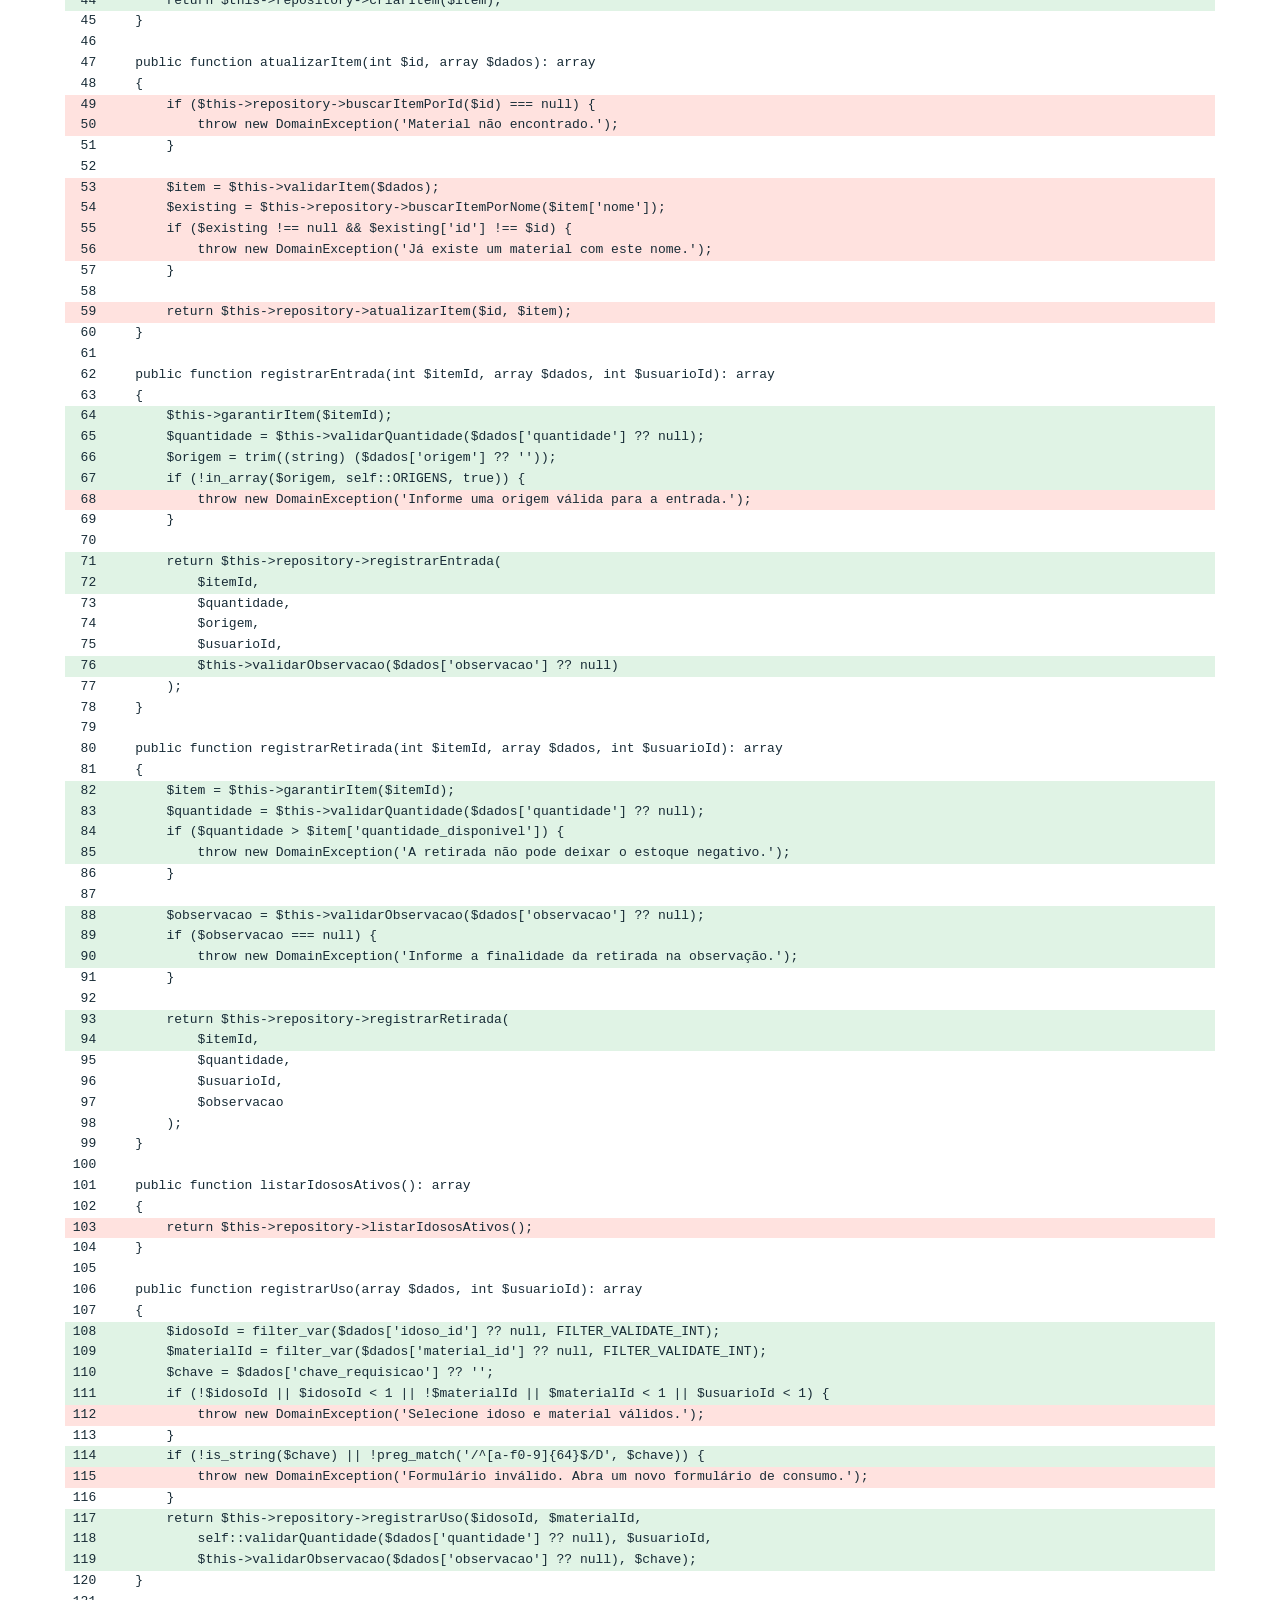
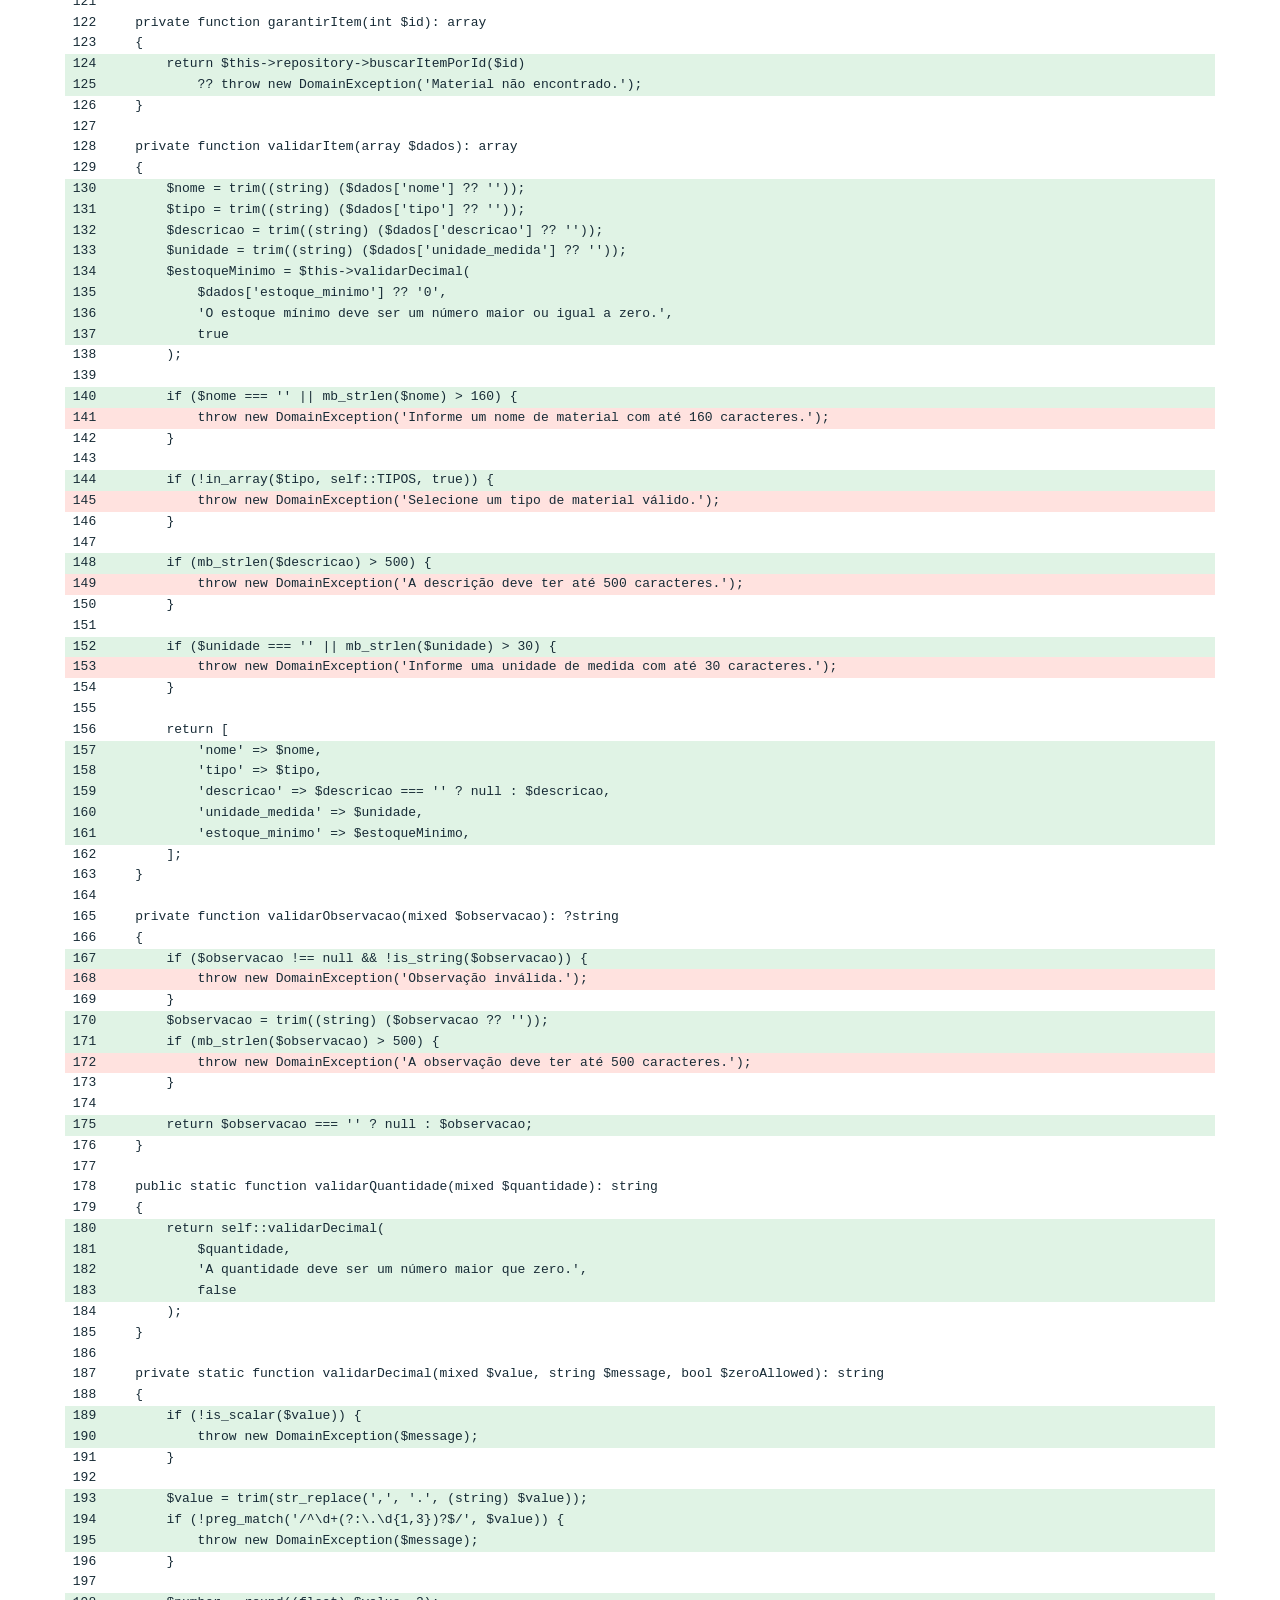
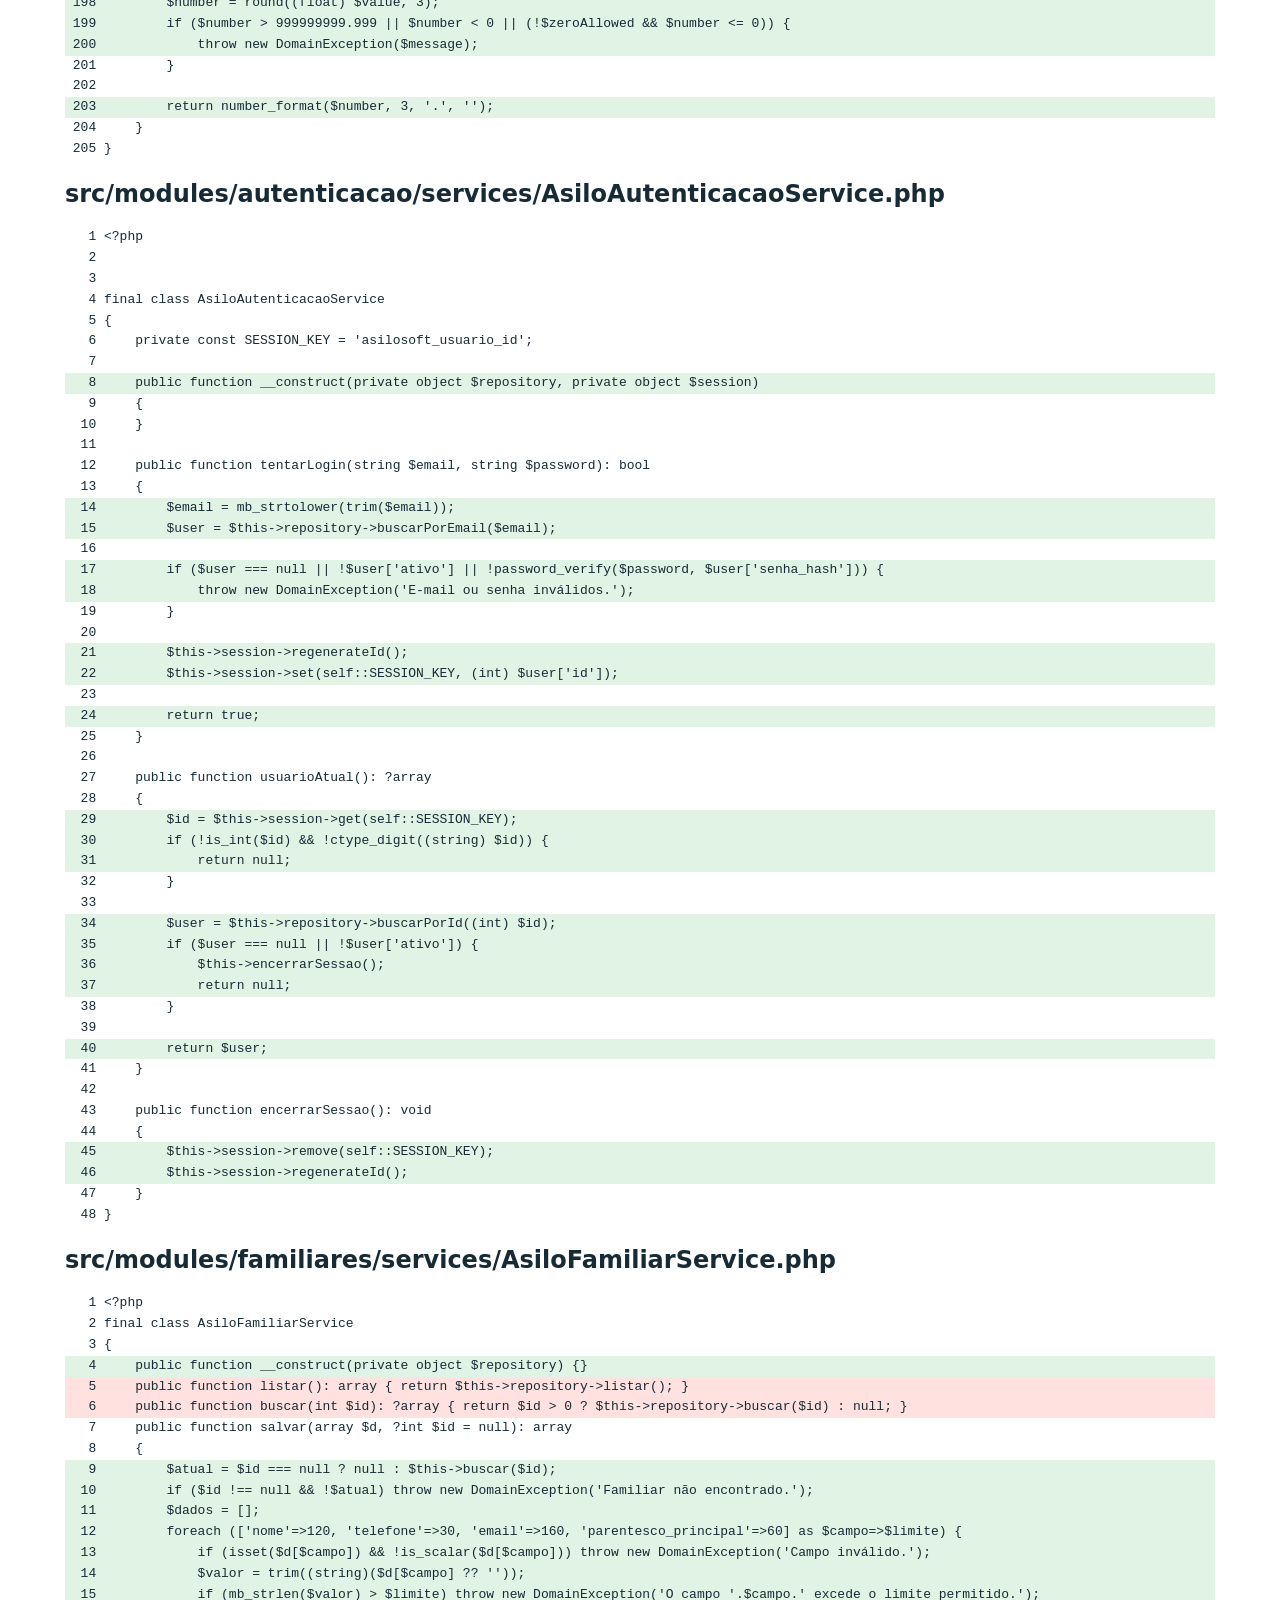
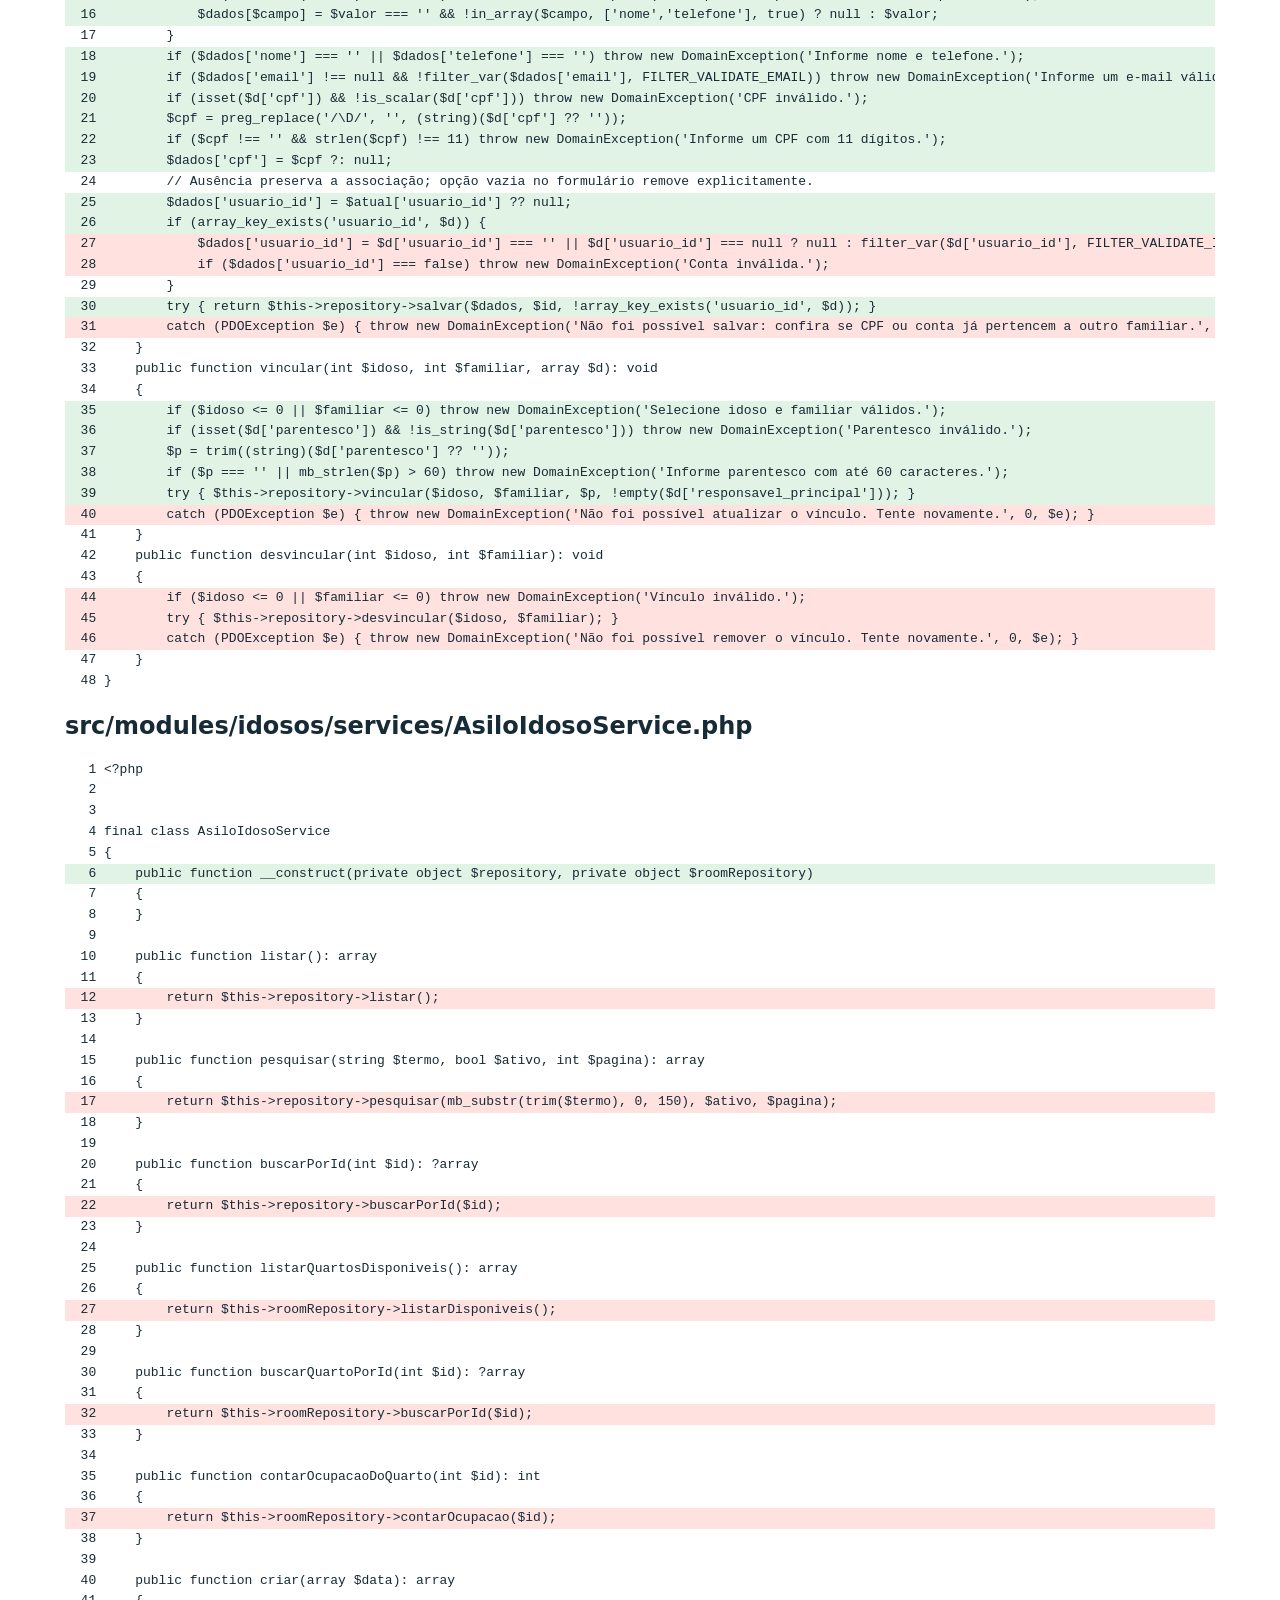
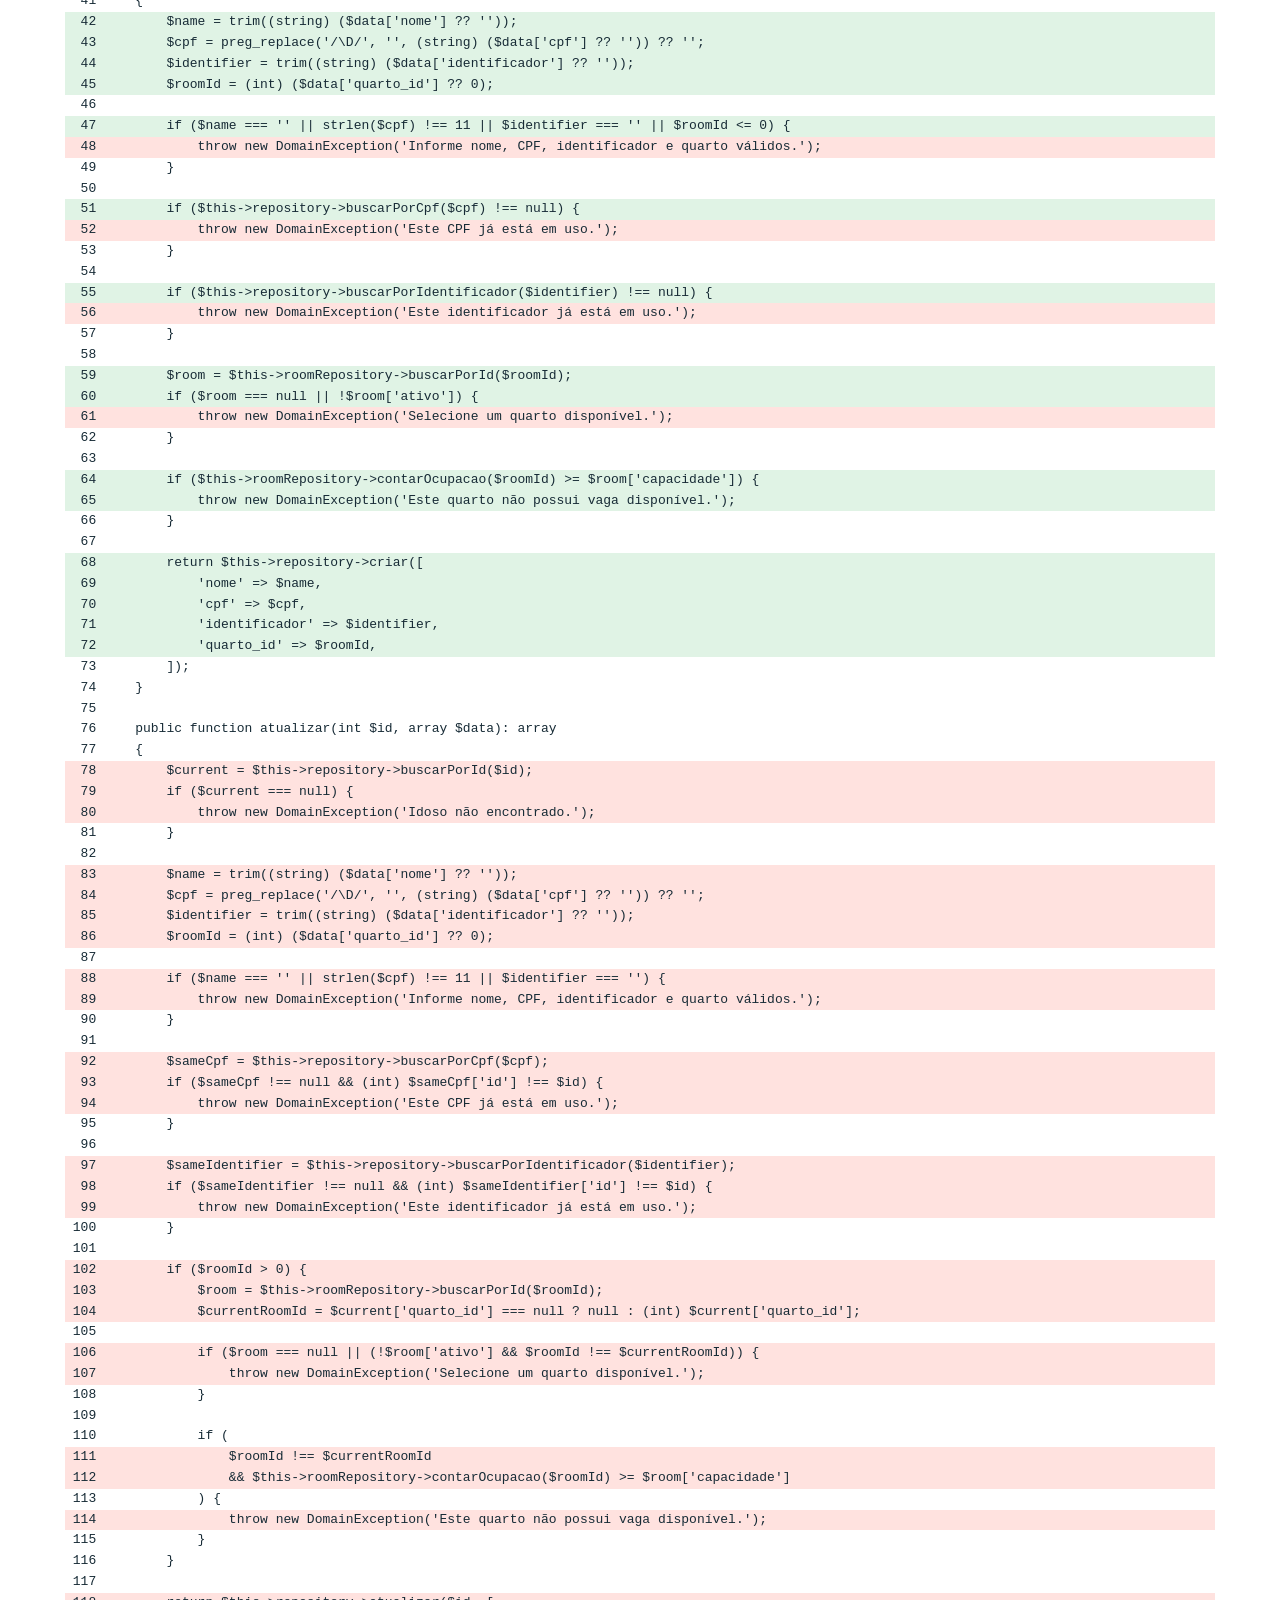
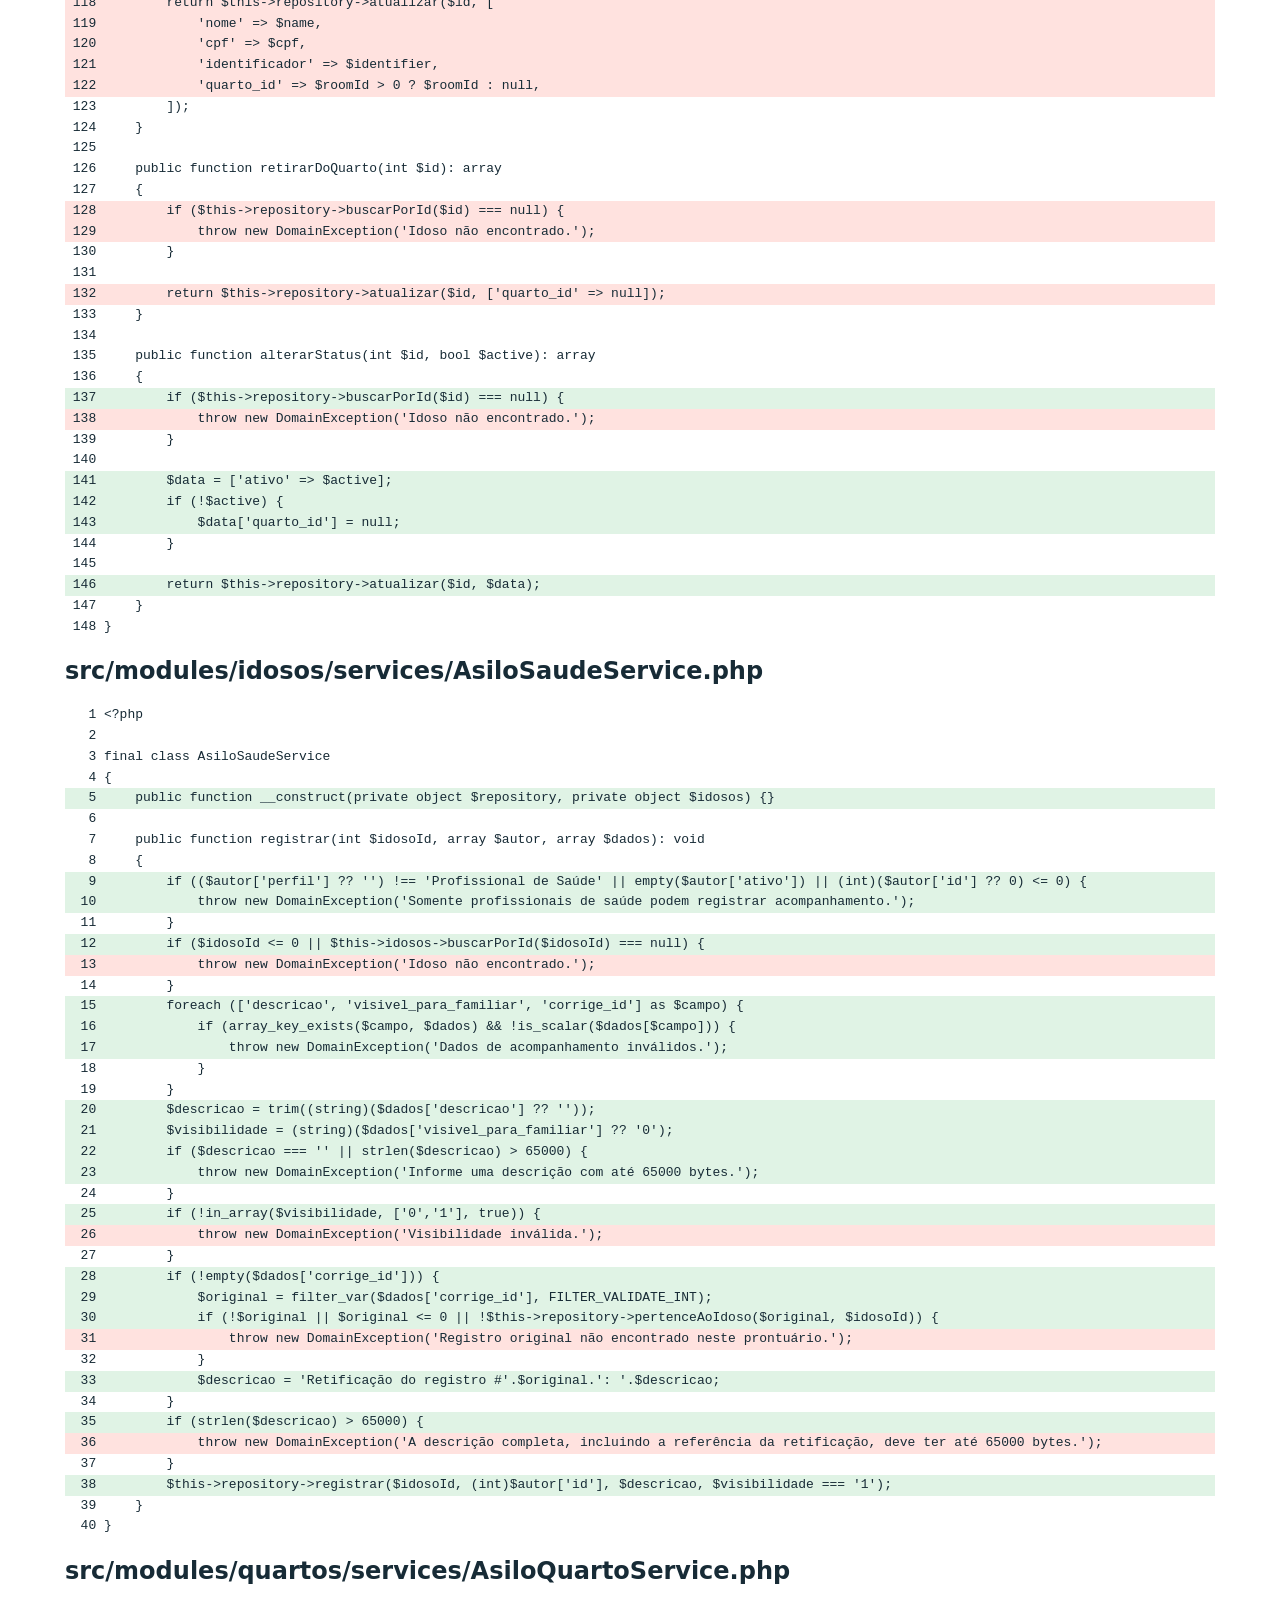
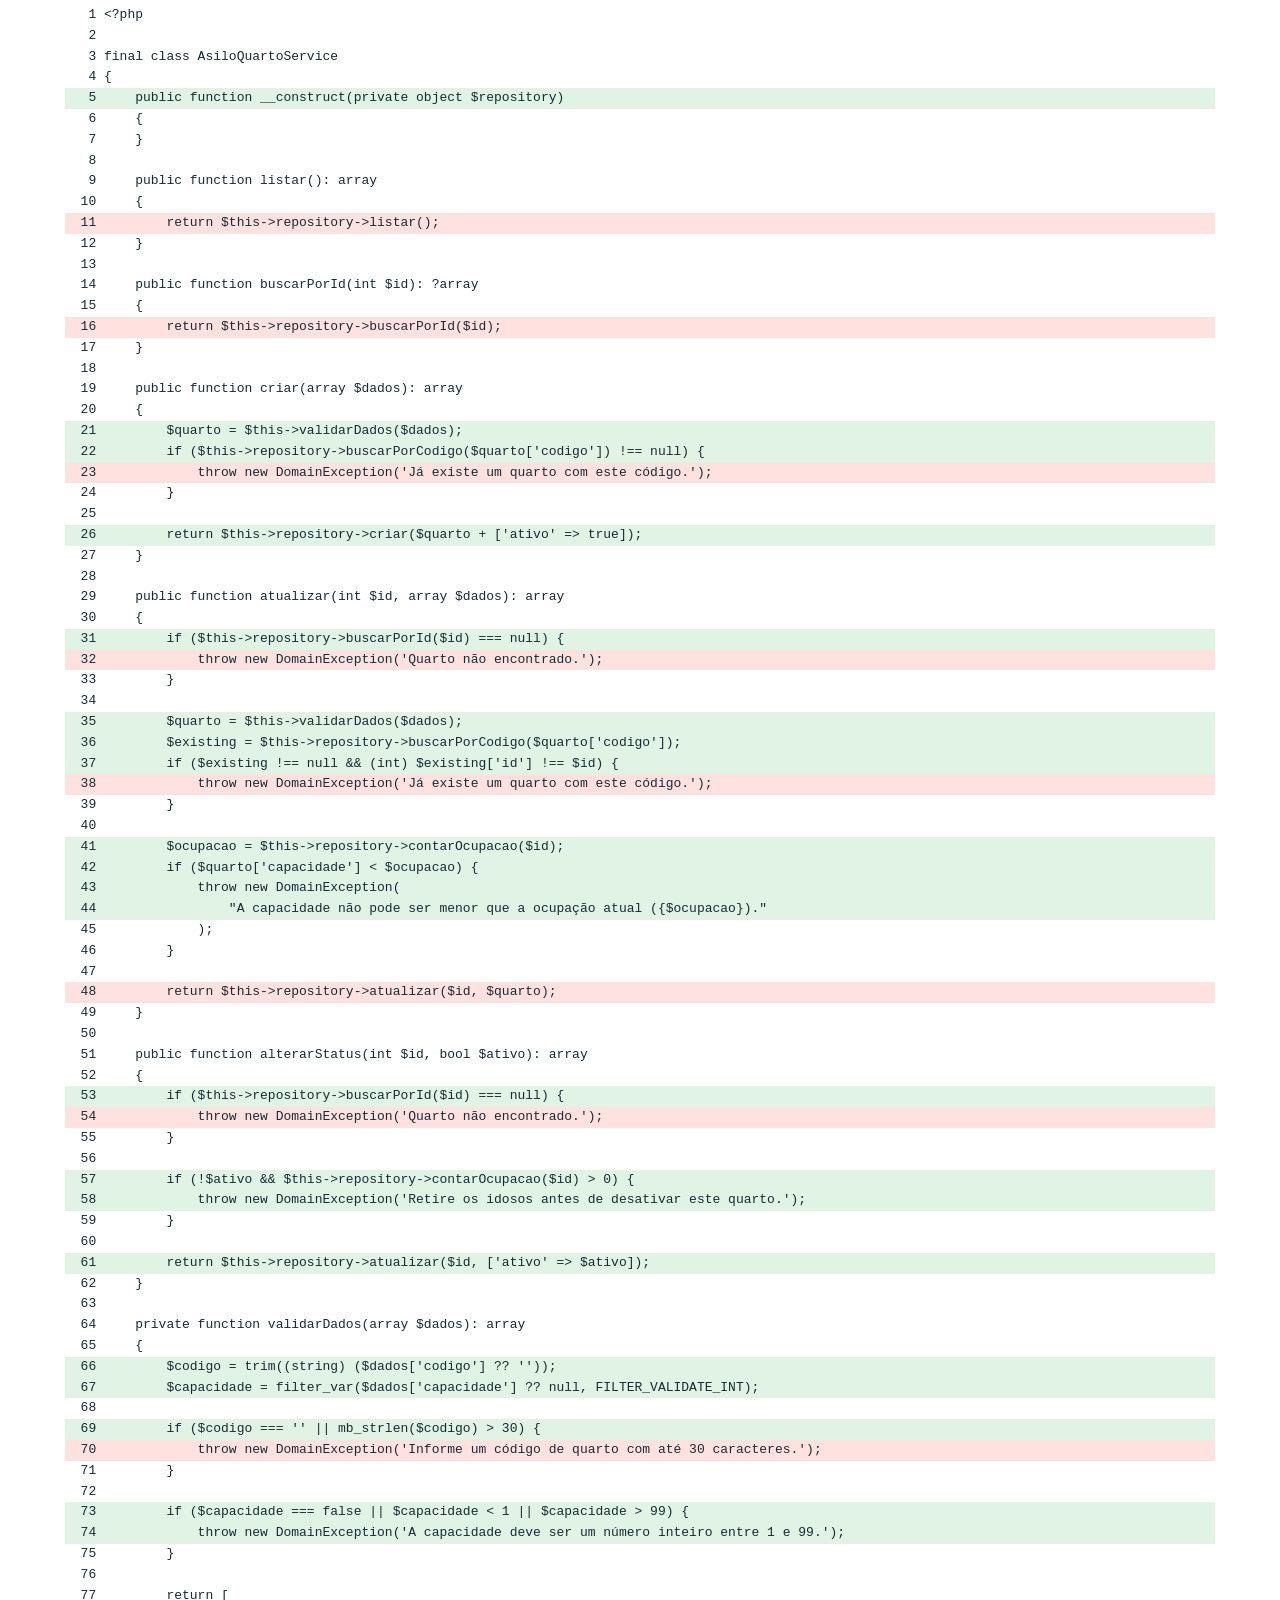
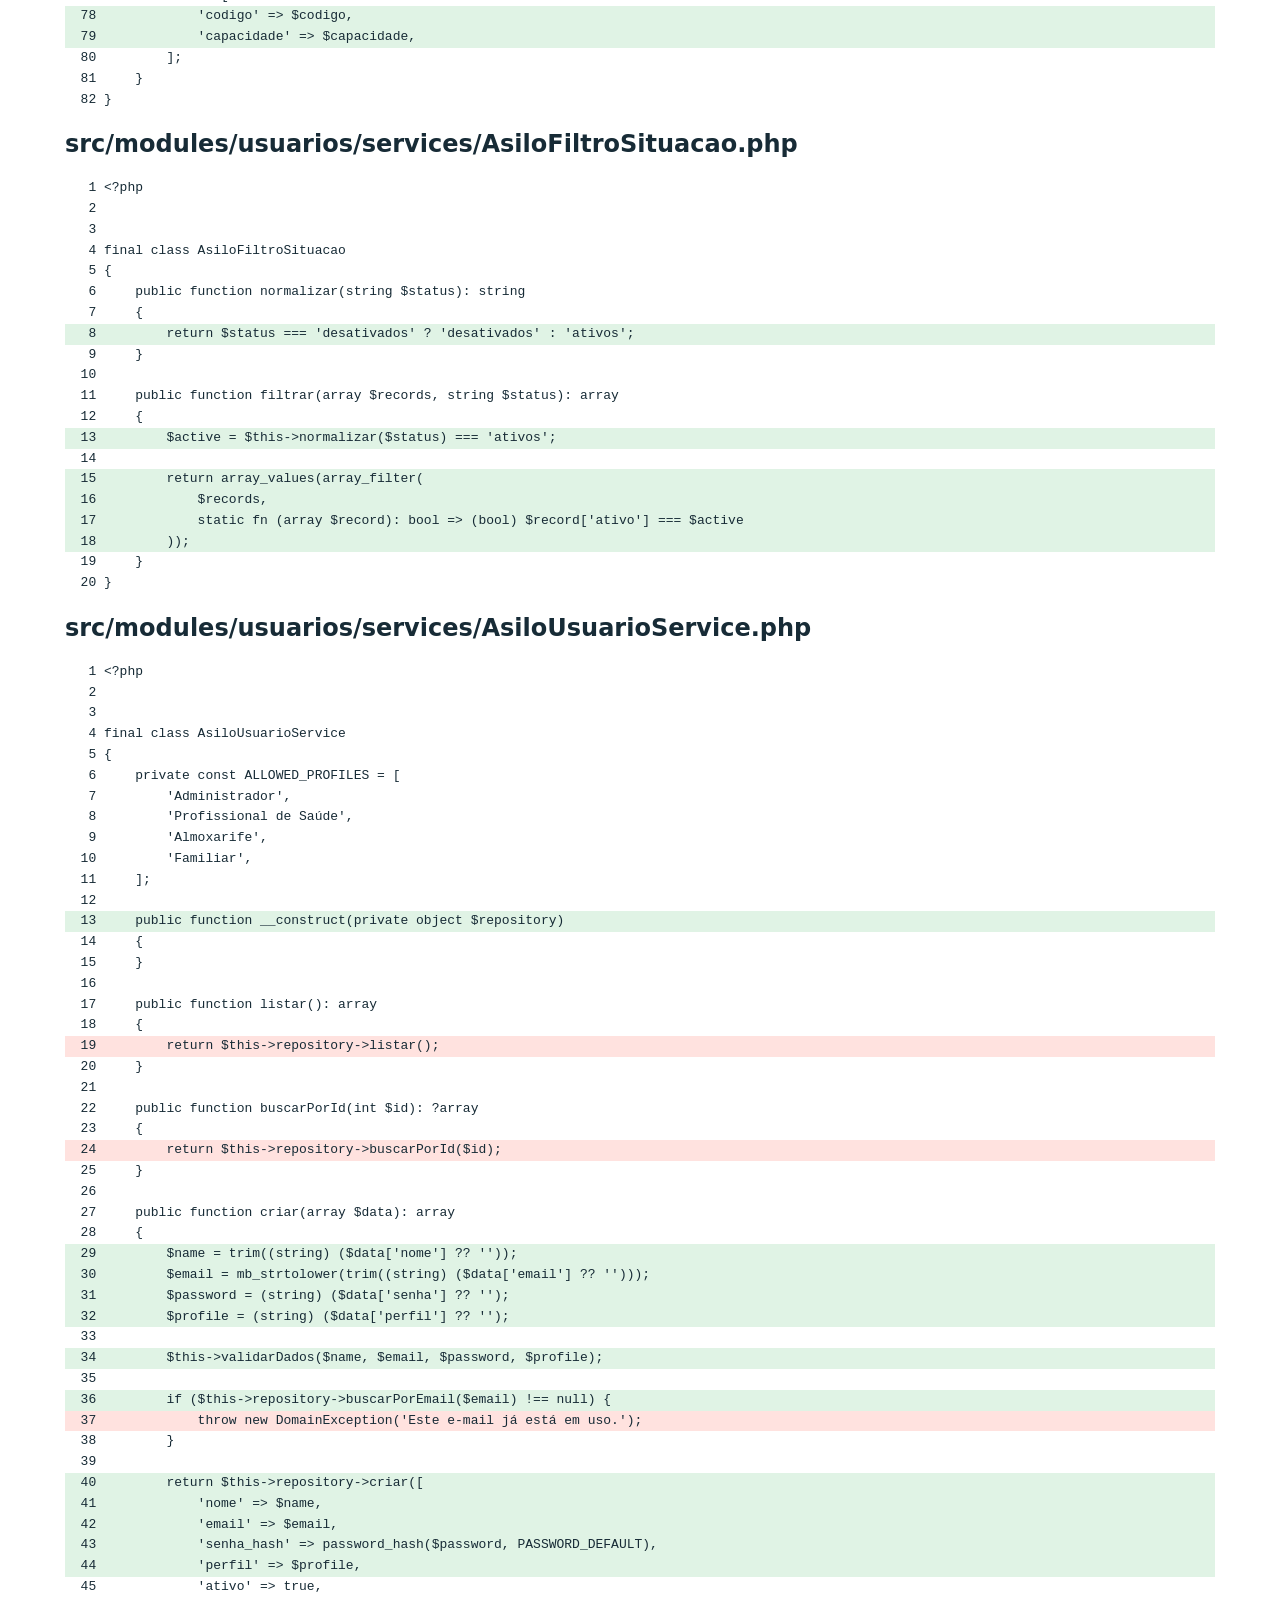
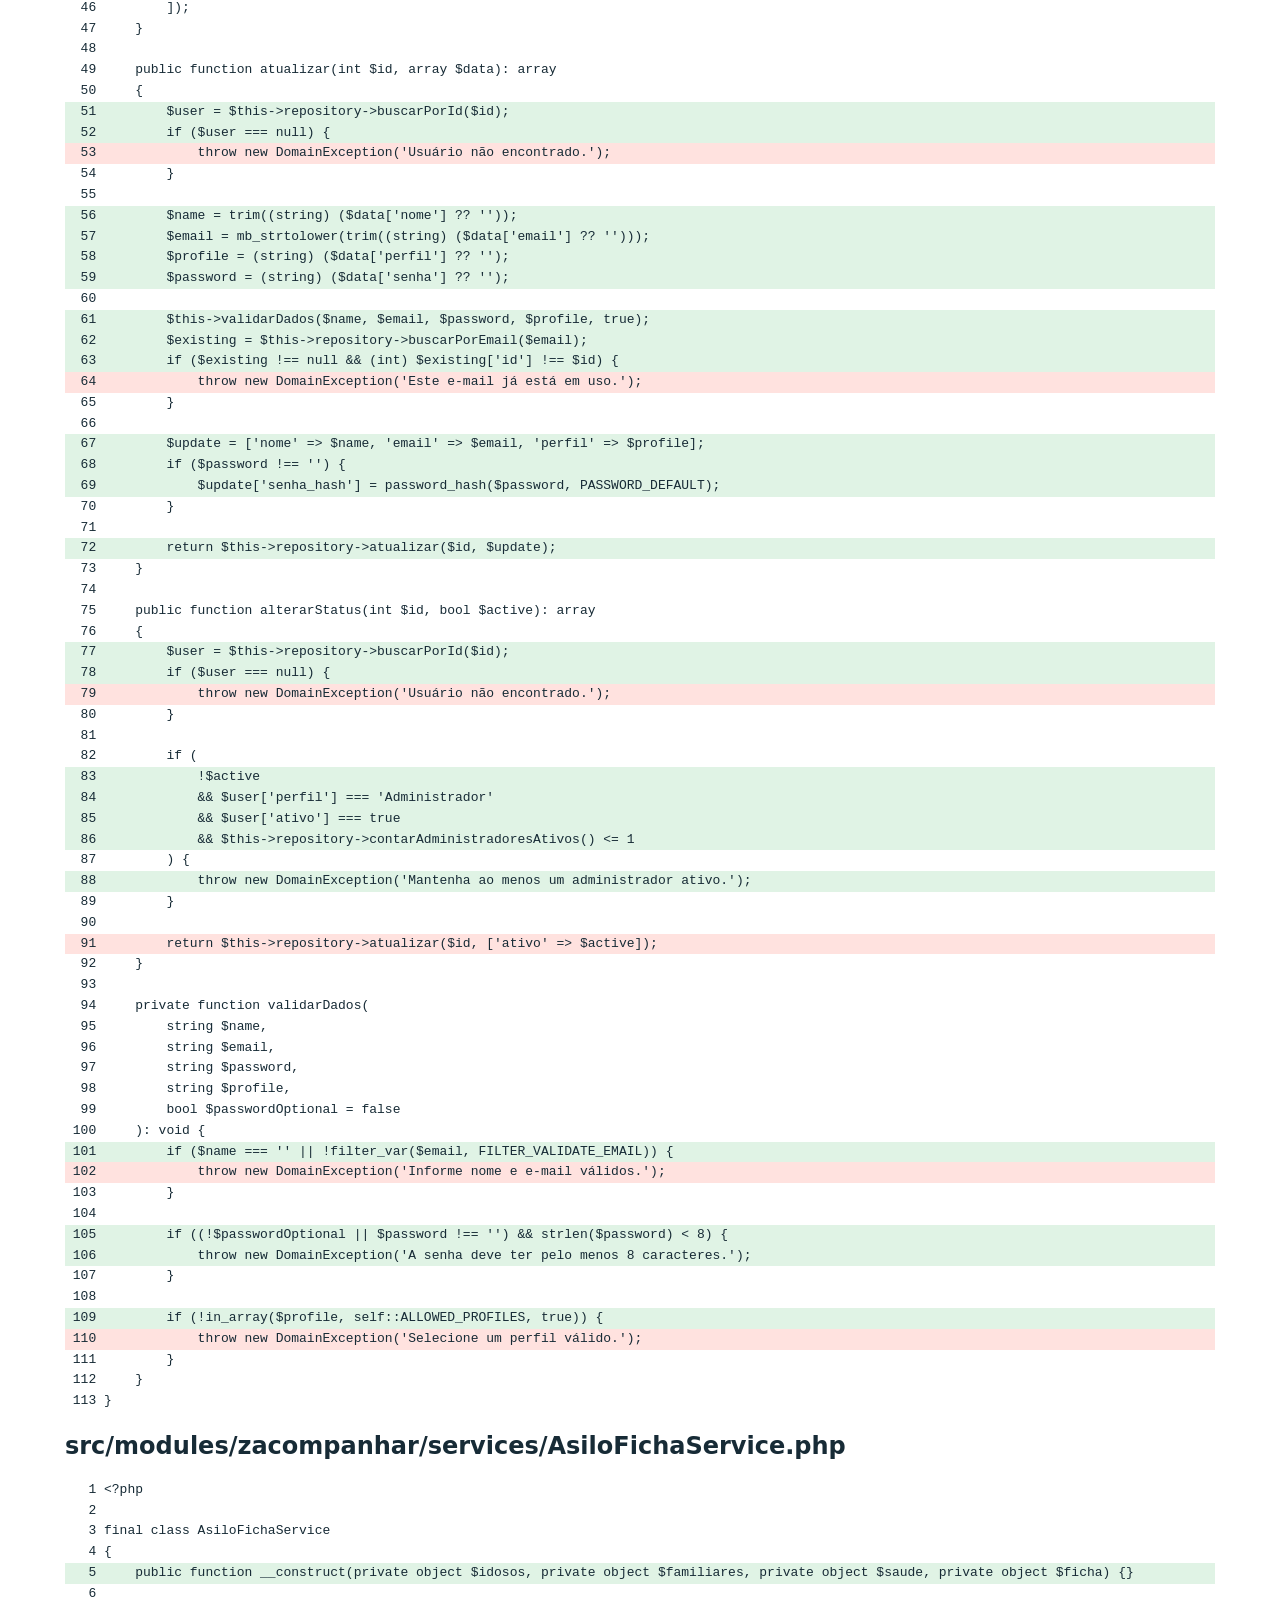
<file: docs/testes/evidencias/20261123T213334_34296/cobertura.html>
<!doctype html><html lang="pt-BR"><meta charset="utf-8"><meta name="viewport" content="width=device-width"><title>Cobertura unitária AsiloSoft</title><style>body{font:16px system-ui;margin:32px auto;padding:0 20px;max-width:1150px;color:#172b36}table{border-collapse:collapse;width:100%}td,th{border:1px solid #ccd5da;padding:8px;text-align:left}.hit{background:#e0f3e5}.miss{background:#ffe2df}pre{overflow:auto;font-size:13px;line-height:1.6}pre span{display:block;min-width:max-content}a{color:#175f92}</style><h1>Cobertura unitária AsiloSoft</h1><p>68,09% — 224 / 329 linhas executáveis. Meta: 60%.</p><p>Driver phpdbg; PHP 8.4.28; 2026-11-23T21:33:35-03:00.</p><p>Todos os src/modules/*/services/*.php; somente suíte unitária. Linhas executáveis reconhecidas pelo driver; não mede ramos ou caminhos.</p><p>Verde: executada; vermelho: executável não coberta; sem cor: fora da contagem do driver.</p><table><tr><th>Serviço</th><th>Cobertas</th><th>Executáveis</th><th>Percentual</th></tr><tr><td><a href="#f5adcac5c7e3eb45471d83fb11f6ec1fc07b261887c2e1dc3dbf4f89ba8ac5066">src/modules/almoxarifado/services/AsiloAlmoxarifadoService.php</a></td><td>64</td><td>87</td><td>73,56%</td></tr><tr><td><a href="#f948b1bbf107bc6b03c37dc7dea8c898be7c154da6602d0594bd6f8904ba3608f">src/modules/autenticacao/services/AsiloAutenticacaoService.php</a></td><td>18</td><td>18</td><td>100,00%</td></tr><tr><td><a href="#fe474f20c165d34708d11f0dd4863af06f87e4b77439558e04d292c8ba15ca87d">src/modules/familiares/services/AsiloFamiliarService.php</a></td><td>23</td><td>32</td><td>71,88%</td></tr><tr><td><a href="#f7a935bf14b3864a772893eb5a98237c4748d2d544df280e24760a4b8bd29e827">src/modules/idosos/services/AsiloIdosoService.php</a></td><td>22</td><td>64</td><td>34,38%</td></tr><tr><td><a href="#f4befeda586a4727c73f491bab8f0d318c0dc51c003d4d8ce79756bbb2390e2a1">src/modules/idosos/services/AsiloSaudeService.php</a></td><td>18</td><td>22</td><td>81,82%</td></tr><tr><td><a href="#f62005e6d212ff01cb59365217027493378c98b732cf14daeed3499b090e0372d">src/modules/quartos/services/AsiloQuartoService.php</a></td><td>23</td><td>31</td><td>74,19%</td></tr><tr><td><a href="#fbec92a9e0db7564c0805daec25c965c418256343210251534dba02eb122b790a">src/modules/usuarios/services/AsiloFiltroSituacao.php</a></td><td>6</td><td>6</td><td>100,00%</td></tr><tr><td><a href="#feaef8c1815fadfc8ab1b56ac0458fd9ffb6b95db26bec63327b0df6c84d9320a">src/modules/usuarios/services/AsiloUsuarioService.php</a></td><td>36</td><td>45</td><td>80,00%</td></tr><tr><td><a href="#f3b1dbef9285b22831a9a19c89709d86b3fa464e1c1cb502b0b9daa5cefde5fa2">src/modules/zacompanhar/services/AsiloFichaService.php</a></td><td>5</td><td>5</td><td>100,00%</td></tr><tr><td><a href="#f5037bde5985d8be23ef3e53675e0e29fc1ff8e3a8bf0a372d02eaac271b00c21">src/modules/zcompras/services/AsiloCompraService.php</a></td><td>9</td><td>19</td><td>47,37%</td></tr></table><h2 id="f5adcac5c7e3eb45471d83fb11f6ec1fc07b261887c2e1dc3dbf4f89ba8ac5066">src/modules/almoxarifado/services/AsiloAlmoxarifadoService.php</h2><pre><span class="">   1 &lt;?php</span><span class="">   2 </span><span class="">   3 final class AsiloAlmoxarifadoService</span><span class="">   4 {</span><span class="">   5     private const TIPOS = [&#039;Material&#039;, &#039;Insumo&#039;, &#039;Medicamento&#039;];</span><span class="">   6     private const ORIGENS = [&#039;SUS&#039;, &#039;Plano de Saúde&#039;, &#039;Instituição&#039;];</span><span class="">   7 </span><span class="hit">   8     public function __construct(private object $repository)</span><span class="">   9     {</span><span class="">  10     }</span><span class="">  11 </span><span class="">  12     public function listarItens(): array</span><span class="">  13     {</span><span class="miss">  14         return $this-&gt;repository-&gt;listarItens();</span><span class="">  15     }</span><span class="">  16 </span><span class="">  17     public function buscarItemPorId(int $id): ?array</span><span class="">  18     {</span><span class="miss">  19         return $this-&gt;repository-&gt;buscarItemPorId($id);</span><span class="">  20     }</span><span class="">  21 </span><span class="">  22     public function listarMovimentacoes(): array</span><span class="">  23     {</span><span class="miss">  24         return $this-&gt;repository-&gt;listarMovimentacoes();</span><span class="">  25     }</span><span class="">  26 </span><span class="">  27     public function tiposPermitidos(): array</span><span class="">  28     {</span><span class="miss">  29         return self::TIPOS;</span><span class="">  30     }</span><span class="">  31 </span><span class="">  32     public function origensPermitidas(): array</span><span class="">  33     {</span><span class="miss">  34         return self::ORIGENS;</span><span class="">  35     }</span><span class="">  36 </span><span class="">  37     public function criarItem(array $dados): array</span><span class="">  38     {</span><span class="hit">  39         $item = $this-&gt;validarItem($dados);</span><span class="hit">  40         if ($this-&gt;repository-&gt;buscarItemPorNome($item[&#039;nome&#039;]) !== null) {</span><span class="miss">  41             throw new DomainException(&#039;Já existe um material com este nome.&#039;);</span><span class="">  42         }</span><span class="">  43 </span><span class="hit">  44         return $this-&gt;repository-&gt;criarItem($item);</span><span class="">  45     }</span><span class="">  46 </span><span class="">  47     public function atualizarItem(int $id, array $dados): array</span><span class="">  48     {</span><span class="miss">  49         if ($this-&gt;repository-&gt;buscarItemPorId($id) === null) {</span><span class="miss">  50             throw new DomainException(&#039;Material não encontrado.&#039;);</span><span class="">  51         }</span><span class="">  52 </span><span class="miss">  53         $item = $this-&gt;validarItem($dados);</span><span class="miss">  54         $existing = $this-&gt;repository-&gt;buscarItemPorNome($item[&#039;nome&#039;]);</span><span class="miss">  55         if ($existing !== null &amp;&amp; $existing[&#039;id&#039;] !== $id) {</span><span class="miss">  56             throw new DomainException(&#039;Já existe um material com este nome.&#039;);</span><span class="">  57         }</span><span class="">  58 </span><span class="miss">  59         return $this-&gt;repository-&gt;atualizarItem($id, $item);</span><span class="">  60     }</span><span class="">  61 </span><span class="">  62     public function registrarEntrada(int $itemId, array $dados, int $usuarioId): array</span><span class="">  63     {</span><span class="hit">  64         $this-&gt;garantirItem($itemId);</span><span class="hit">  65         $quantidade = $this-&gt;validarQuantidade($dados[&#039;quantidade&#039;] ?? null);</span><span class="hit">  66         $origem = trim((string) ($dados[&#039;origem&#039;] ?? &#039;&#039;));</span><span class="hit">  67         if (!in_array($origem, self::ORIGENS, true)) {</span><span class="miss">  68             throw new DomainException(&#039;Informe uma origem válida para a entrada.&#039;);</span><span class="">  69         }</span><span class="">  70 </span><span class="hit">  71         return $this-&gt;repository-&gt;registrarEntrada(</span><span class="hit">  72             $itemId,</span><span class="">  73             $quantidade,</span><span class="">  74             $origem,</span><span class="">  75             $usuarioId,</span><span class="hit">  76             $this-&gt;validarObservacao($dados[&#039;observacao&#039;] ?? null)</span><span class="">  77         );</span><span class="">  78     }</span><span class="">  79 </span><span class="">  80     public function registrarRetirada(int $itemId, array $dados, int $usuarioId): array</span><span class="">  81     {</span><span class="hit">  82         $item = $this-&gt;garantirItem($itemId);</span><span class="hit">  83         $quantidade = $this-&gt;validarQuantidade($dados[&#039;quantidade&#039;] ?? null);</span><span class="hit">  84         if ($quantidade &gt; $item[&#039;quantidade_disponivel&#039;]) {</span><span class="hit">  85             throw new DomainException(&#039;A retirada não pode deixar o estoque negativo.&#039;);</span><span class="">  86         }</span><span class="">  87 </span><span class="hit">  88         $observacao = $this-&gt;validarObservacao($dados[&#039;observacao&#039;] ?? null);</span><span class="hit">  89         if ($observacao === null) {</span><span class="hit">  90             throw new DomainException(&#039;Informe a finalidade da retirada na observação.&#039;);</span><span class="">  91         }</span><span class="">  92 </span><span class="hit">  93         return $this-&gt;repository-&gt;registrarRetirada(</span><span class="hit">  94             $itemId,</span><span class="">  95             $quantidade,</span><span class="">  96             $usuarioId,</span><span class="">  97             $observacao</span><span class="">  98         );</span><span class="">  99     }</span><span class=""> 100 </span><span class=""> 101     public function listarIdososAtivos(): array</span><span class=""> 102     {</span><span class="miss"> 103         return $this-&gt;repository-&gt;listarIdososAtivos();</span><span class=""> 104     }</span><span class=""> 105 </span><span class=""> 106     public function registrarUso(array $dados, int $usuarioId): array</span><span class=""> 107     {</span><span class="hit"> 108         $idosoId = filter_var($dados[&#039;idoso_id&#039;] ?? null, FILTER_VALIDATE_INT);</span><span class="hit"> 109         $materialId = filter_var($dados[&#039;material_id&#039;] ?? null, FILTER_VALIDATE_INT);</span><span class="hit"> 110         $chave = $dados[&#039;chave_requisicao&#039;] ?? &#039;&#039;;</span><span class="hit"> 111         if (!$idosoId || $idosoId &lt; 1 || !$materialId || $materialId &lt; 1 || $usuarioId &lt; 1) {</span><span class="miss"> 112             throw new DomainException(&#039;Selecione idoso e material válidos.&#039;);</span><span class=""> 113         }</span><span class="hit"> 114         if (!is_string($chave) || !preg_match(&#039;/^[a-f0-9]{64}$/D&#039;, $chave)) {</span><span class="miss"> 115             throw new DomainException(&#039;Formulário inválido. Abra um novo formulário de consumo.&#039;);</span><span class=""> 116         }</span><span class="hit"> 117         return $this-&gt;repository-&gt;registrarUso($idosoId, $materialId,</span><span class="hit"> 118             self::validarQuantidade($dados[&#039;quantidade&#039;] ?? null), $usuarioId,</span><span class="hit"> 119             $this-&gt;validarObservacao($dados[&#039;observacao&#039;] ?? null), $chave);</span><span class=""> 120     }</span><span class=""> 121 </span><span class=""> 122     private function garantirItem(int $id): array</span><span class=""> 123     {</span><span class="hit"> 124         return $this-&gt;repository-&gt;buscarItemPorId($id)</span><span class="hit"> 125             ?? throw new DomainException(&#039;Material não encontrado.&#039;);</span><span class=""> 126     }</span><span class=""> 127 </span><span class=""> 128     private function validarItem(array $dados): array</span><span class=""> 129     {</span><span class="hit"> 130         $nome = trim((string) ($dados[&#039;nome&#039;] ?? &#039;&#039;));</span><span class="hit"> 131         $tipo = trim((string) ($dados[&#039;tipo&#039;] ?? &#039;&#039;));</span><span class="hit"> 132         $descricao = trim((string) ($dados[&#039;descricao&#039;] ?? &#039;&#039;));</span><span class="hit"> 133         $unidade = trim((string) ($dados[&#039;unidade_medida&#039;] ?? &#039;&#039;));</span><span class="hit"> 134         $estoqueMinimo = $this-&gt;validarDecimal(</span><span class="hit"> 135             $dados[&#039;estoque_minimo&#039;] ?? &#039;0&#039;,</span><span class="hit"> 136             &#039;O estoque mínimo deve ser um número maior ou igual a zero.&#039;,</span><span class="hit"> 137             true</span><span class=""> 138         );</span><span class=""> 139 </span><span class="hit"> 140         if ($nome === &#039;&#039; || mb_strlen($nome) &gt; 160) {</span><span class="miss"> 141             throw new DomainException(&#039;Informe um nome de material com até 160 caracteres.&#039;);</span><span class=""> 142         }</span><span class=""> 143 </span><span class="hit"> 144         if (!in_array($tipo, self::TIPOS, true)) {</span><span class="miss"> 145             throw new DomainException(&#039;Selecione um tipo de material válido.&#039;);</span><span class=""> 146         }</span><span class=""> 147 </span><span class="hit"> 148         if (mb_strlen($descricao) &gt; 500) {</span><span class="miss"> 149             throw new DomainException(&#039;A descrição deve ter até 500 caracteres.&#039;);</span><span class=""> 150         }</span><span class=""> 151 </span><span class="hit"> 152         if ($unidade === &#039;&#039; || mb_strlen($unidade) &gt; 30) {</span><span class="miss"> 153             throw new DomainException(&#039;Informe uma unidade de medida com até 30 caracteres.&#039;);</span><span class=""> 154         }</span><span class=""> 155 </span><span class=""> 156         return [</span><span class="hit"> 157             &#039;nome&#039; =&gt; $nome,</span><span class="hit"> 158             &#039;tipo&#039; =&gt; $tipo,</span><span class="hit"> 159             &#039;descricao&#039; =&gt; $descricao === &#039;&#039; ? null : $descricao,</span><span class="hit"> 160             &#039;unidade_medida&#039; =&gt; $unidade,</span><span class="hit"> 161             &#039;estoque_minimo&#039; =&gt; $estoqueMinimo,</span><span class=""> 162         ];</span><span class=""> 163     }</span><span class=""> 164 </span><span class=""> 165     private function validarObservacao(mixed $observacao): ?string</span><span class=""> 166     {</span><span class="hit"> 167         if ($observacao !== null &amp;&amp; !is_string($observacao)) {</span><span class="miss"> 168             throw new DomainException(&#039;Observação inválida.&#039;);</span><span class=""> 169         }</span><span class="hit"> 170         $observacao = trim((string) ($observacao ?? &#039;&#039;));</span><span class="hit"> 171         if (mb_strlen($observacao) &gt; 500) {</span><span class="miss"> 172             throw new DomainException(&#039;A observação deve ter até 500 caracteres.&#039;);</span><span class=""> 173         }</span><span class=""> 174 </span><span class="hit"> 175         return $observacao === &#039;&#039; ? null : $observacao;</span><span class=""> 176     }</span><span class=""> 177 </span><span class=""> 178     public static function validarQuantidade(mixed $quantidade): string</span><span class=""> 179     {</span><span class="hit"> 180         return self::validarDecimal(</span><span class="hit"> 181             $quantidade,</span><span class="hit"> 182             &#039;A quantidade deve ser um número maior que zero.&#039;,</span><span class="hit"> 183             false</span><span class=""> 184         );</span><span class=""> 185     }</span><span class=""> 186 </span><span class=""> 187     private static function validarDecimal(mixed $value, string $message, bool $zeroAllowed): string</span><span class=""> 188     {</span><span class="hit"> 189         if (!is_scalar($value)) {</span><span class="hit"> 190             throw new DomainException($message);</span><span class=""> 191         }</span><span class=""> 192 </span><span class="hit"> 193         $value = trim(str_replace(&#039;,&#039;, &#039;.&#039;, (string) $value));</span><span class="hit"> 194         if (!preg_match(&#039;/^\d+(?:\.\d{1,3})?$/&#039;, $value)) {</span><span class="hit"> 195             throw new DomainException($message);</span><span class=""> 196         }</span><span class=""> 197 </span><span class="hit"> 198         $number = round((float) $value, 3);</span><span class="hit"> 199         if ($number &gt; 999999999.999 || $number &lt; 0 || (!$zeroAllowed &amp;&amp; $number &lt;= 0)) {</span><span class="hit"> 200             throw new DomainException($message);</span><span class=""> 201         }</span><span class=""> 202 </span><span class="hit"> 203         return number_format($number, 3, &#039;.&#039;, &#039;&#039;);</span><span class=""> 204     }</span><span class=""> 205 }</span></pre><h2 id="f948b1bbf107bc6b03c37dc7dea8c898be7c154da6602d0594bd6f8904ba3608f">src/modules/autenticacao/services/AsiloAutenticacaoService.php</h2><pre><span class="">   1 &lt;?php</span><span class="">   2 </span><span class="">   3 </span><span class="">   4 final class AsiloAutenticacaoService</span><span class="">   5 {</span><span class="">   6     private const SESSION_KEY = &#039;asilosoft_usuario_id&#039;;</span><span class="">   7 </span><span class="hit">   8     public function __construct(private object $repository, private object $session)</span><span class="">   9     {</span><span class="">  10     }</span><span class="">  11 </span><span class="">  12     public function tentarLogin(string $email, string $password): bool</span><span class="">  13     {</span><span class="hit">  14         $email = mb_strtolower(trim($email));</span><span class="hit">  15         $user = $this-&gt;repository-&gt;buscarPorEmail($email);</span><span class="">  16 </span><span class="hit">  17         if ($user === null || !$user[&#039;ativo&#039;] || !password_verify($password, $user[&#039;senha_hash&#039;])) {</span><span class="hit">  18             throw new DomainException(&#039;E-mail ou senha inválidos.&#039;);</span><span class="">  19         }</span><span class="">  20 </span><span class="hit">  21         $this-&gt;session-&gt;regenerateId();</span><span class="hit">  22         $this-&gt;session-&gt;set(self::SESSION_KEY, (int) $user[&#039;id&#039;]);</span><span class="">  23 </span><span class="hit">  24         return true;</span><span class="">  25     }</span><span class="">  26 </span><span class="">  27     public function usuarioAtual(): ?array</span><span class="">  28     {</span><span class="hit">  29         $id = $this-&gt;session-&gt;get(self::SESSION_KEY);</span><span class="hit">  30         if (!is_int($id) &amp;&amp; !ctype_digit((string) $id)) {</span><span class="hit">  31             return null;</span><span class="">  32         }</span><span class="">  33 </span><span class="hit">  34         $user = $this-&gt;repository-&gt;buscarPorId((int) $id);</span><span class="hit">  35         if ($user === null || !$user[&#039;ativo&#039;]) {</span><span class="hit">  36             $this-&gt;encerrarSessao();</span><span class="hit">  37             return null;</span><span class="">  38         }</span><span class="">  39 </span><span class="hit">  40         return $user;</span><span class="">  41     }</span><span class="">  42 </span><span class="">  43     public function encerrarSessao(): void</span><span class="">  44     {</span><span class="hit">  45         $this-&gt;session-&gt;remove(self::SESSION_KEY);</span><span class="hit">  46         $this-&gt;session-&gt;regenerateId();</span><span class="">  47     }</span><span class="">  48 }</span></pre><h2 id="fe474f20c165d34708d11f0dd4863af06f87e4b77439558e04d292c8ba15ca87d">src/modules/familiares/services/AsiloFamiliarService.php</h2><pre><span class="">   1 &lt;?php</span><span class="">   2 final class AsiloFamiliarService</span><span class="">   3 {</span><span class="hit">   4     public function __construct(private object $repository) {}</span><span class="miss">   5     public function listar(): array { return $this-&gt;repository-&gt;listar(); }</span><span class="miss">   6     public function buscar(int $id): ?array { return $id &gt; 0 ? $this-&gt;repository-&gt;buscar($id) : null; }</span><span class="">   7     public function salvar(array $d, ?int $id = null): array</span><span class="">   8     {</span><span class="hit">   9         $atual = $id === null ? null : $this-&gt;buscar($id);</span><span class="hit">  10         if ($id !== null &amp;&amp; !$atual) throw new DomainException(&#039;Familiar não encontrado.&#039;);</span><span class="hit">  11         $dados = [];</span><span class="hit">  12         foreach ([&#039;nome&#039;=&gt;120, &#039;telefone&#039;=&gt;30, &#039;email&#039;=&gt;160, &#039;parentesco_principal&#039;=&gt;60] as $campo=&gt;$limite) {</span><span class="hit">  13             if (isset($d[$campo]) &amp;&amp; !is_scalar($d[$campo])) throw new DomainException(&#039;Campo inválido.&#039;);</span><span class="hit">  14             $valor = trim((string)($d[$campo] ?? &#039;&#039;));</span><span class="hit">  15             if (mb_strlen($valor) &gt; $limite) throw new DomainException(&#039;O campo &#039;.$campo.&#039; excede o limite permitido.&#039;);</span><span class="hit">  16             $dados[$campo] = $valor === &#039;&#039; &amp;&amp; !in_array($campo, [&#039;nome&#039;,&#039;telefone&#039;], true) ? null : $valor;</span><span class="">  17         }</span><span class="hit">  18         if ($dados[&#039;nome&#039;] === &#039;&#039; || $dados[&#039;telefone&#039;] === &#039;&#039;) throw new DomainException(&#039;Informe nome e telefone.&#039;);</span><span class="hit">  19         if ($dados[&#039;email&#039;] !== null &amp;&amp; !filter_var($dados[&#039;email&#039;], FILTER_VALIDATE_EMAIL)) throw new DomainException(&#039;Informe um e-mail válido.&#039;);</span><span class="hit">  20         if (isset($d[&#039;cpf&#039;]) &amp;&amp; !is_scalar($d[&#039;cpf&#039;])) throw new DomainException(&#039;CPF inválido.&#039;);</span><span class="hit">  21         $cpf = preg_replace(&#039;/\D/&#039;, &#039;&#039;, (string)($d[&#039;cpf&#039;] ?? &#039;&#039;));</span><span class="hit">  22         if ($cpf !== &#039;&#039; &amp;&amp; strlen($cpf) !== 11) throw new DomainException(&#039;Informe um CPF com 11 dígitos.&#039;);</span><span class="hit">  23         $dados[&#039;cpf&#039;] = $cpf ?: null;</span><span class="">  24         // Ausência preserva a associação; opção vazia no formulário remove explicitamente.</span><span class="hit">  25         $dados[&#039;usuario_id&#039;] = $atual[&#039;usuario_id&#039;] ?? null;</span><span class="hit">  26         if (array_key_exists(&#039;usuario_id&#039;, $d)) {</span><span class="miss">  27             $dados[&#039;usuario_id&#039;] = $d[&#039;usuario_id&#039;] === &#039;&#039; || $d[&#039;usuario_id&#039;] === null ? null : filter_var($d[&#039;usuario_id&#039;], FILTER_VALIDATE_INT, [&#039;options&#039;=&gt;[&#039;min_range&#039;=&gt;1]]);</span><span class="miss">  28             if ($dados[&#039;usuario_id&#039;] === false) throw new DomainException(&#039;Conta inválida.&#039;);</span><span class="">  29         }</span><span class="hit">  30         try { return $this-&gt;repository-&gt;salvar($dados, $id, !array_key_exists(&#039;usuario_id&#039;, $d)); }</span><span class="miss">  31         catch (PDOException $e) { throw new DomainException(&#039;Não foi possível salvar: confira se CPF ou conta já pertencem a outro familiar.&#039;, 0, $e); }</span><span class="">  32     }</span><span class="">  33     public function vincular(int $idoso, int $familiar, array $d): void</span><span class="">  34     {</span><span class="hit">  35         if ($idoso &lt;= 0 || $familiar &lt;= 0) throw new DomainException(&#039;Selecione idoso e familiar válidos.&#039;);</span><span class="hit">  36         if (isset($d[&#039;parentesco&#039;]) &amp;&amp; !is_string($d[&#039;parentesco&#039;])) throw new DomainException(&#039;Parentesco inválido.&#039;);</span><span class="hit">  37         $p = trim((string)($d[&#039;parentesco&#039;] ?? &#039;&#039;));</span><span class="hit">  38         if ($p === &#039;&#039; || mb_strlen($p) &gt; 60) throw new DomainException(&#039;Informe parentesco com até 60 caracteres.&#039;);</span><span class="hit">  39         try { $this-&gt;repository-&gt;vincular($idoso, $familiar, $p, !empty($d[&#039;responsavel_principal&#039;])); }</span><span class="miss">  40         catch (PDOException $e) { throw new DomainException(&#039;Não foi possível atualizar o vínculo. Tente novamente.&#039;, 0, $e); }</span><span class="">  41     }</span><span class="">  42     public function desvincular(int $idoso, int $familiar): void</span><span class="">  43     {</span><span class="miss">  44         if ($idoso &lt;= 0 || $familiar &lt;= 0) throw new DomainException(&#039;Vínculo inválido.&#039;);</span><span class="miss">  45         try { $this-&gt;repository-&gt;desvincular($idoso, $familiar); }</span><span class="miss">  46         catch (PDOException $e) { throw new DomainException(&#039;Não foi possível remover o vínculo. Tente novamente.&#039;, 0, $e); }</span><span class="">  47     }</span><span class="">  48 }</span></pre><h2 id="f7a935bf14b3864a772893eb5a98237c4748d2d544df280e24760a4b8bd29e827">src/modules/idosos/services/AsiloIdosoService.php</h2><pre><span class="">   1 &lt;?php</span><span class="">   2 </span><span class="">   3 </span><span class="">   4 final class AsiloIdosoService</span><span class="">   5 {</span><span class="hit">   6     public function __construct(private object $repository, private object $roomRepository)</span><span class="">   7     {</span><span class="">   8     }</span><span class="">   9 </span><span class="">  10     public function listar(): array</span><span class="">  11     {</span><span class="miss">  12         return $this-&gt;repository-&gt;listar();</span><span class="">  13     }</span><span class="">  14 </span><span class="">  15     public function pesquisar(string $termo, bool $ativo, int $pagina): array</span><span class="">  16     {</span><span class="miss">  17         return $this-&gt;repository-&gt;pesquisar(mb_substr(trim($termo), 0, 150), $ativo, $pagina);</span><span class="">  18     }</span><span class="">  19 </span><span class="">  20     public function buscarPorId(int $id): ?array</span><span class="">  21     {</span><span class="miss">  22         return $this-&gt;repository-&gt;buscarPorId($id);</span><span class="">  23     }</span><span class="">  24 </span><span class="">  25     public function listarQuartosDisponiveis(): array</span><span class="">  26     {</span><span class="miss">  27         return $this-&gt;roomRepository-&gt;listarDisponiveis();</span><span class="">  28     }</span><span class="">  29 </span><span class="">  30     public function buscarQuartoPorId(int $id): ?array</span><span class="">  31     {</span><span class="miss">  32         return $this-&gt;roomRepository-&gt;buscarPorId($id);</span><span class="">  33     }</span><span class="">  34 </span><span class="">  35     public function contarOcupacaoDoQuarto(int $id): int</span><span class="">  36     {</span><span class="miss">  37         return $this-&gt;roomRepository-&gt;contarOcupacao($id);</span><span class="">  38     }</span><span class="">  39 </span><span class="">  40     public function criar(array $data): array</span><span class="">  41     {</span><span class="hit">  42         $name = trim((string) ($data[&#039;nome&#039;] ?? &#039;&#039;));</span><span class="hit">  43         $cpf = preg_replace(&#039;/\D/&#039;, &#039;&#039;, (string) ($data[&#039;cpf&#039;] ?? &#039;&#039;)) ?? &#039;&#039;;</span><span class="hit">  44         $identifier = trim((string) ($data[&#039;identificador&#039;] ?? &#039;&#039;));</span><span class="hit">  45         $roomId = (int) ($data[&#039;quarto_id&#039;] ?? 0);</span><span class="">  46 </span><span class="hit">  47         if ($name === &#039;&#039; || strlen($cpf) !== 11 || $identifier === &#039;&#039; || $roomId &lt;= 0) {</span><span class="miss">  48             throw new DomainException(&#039;Informe nome, CPF, identificador e quarto válidos.&#039;);</span><span class="">  49         }</span><span class="">  50 </span><span class="hit">  51         if ($this-&gt;repository-&gt;buscarPorCpf($cpf) !== null) {</span><span class="miss">  52             throw new DomainException(&#039;Este CPF já está em uso.&#039;);</span><span class="">  53         }</span><span class="">  54 </span><span class="hit">  55         if ($this-&gt;repository-&gt;buscarPorIdentificador($identifier) !== null) {</span><span class="miss">  56             throw new DomainException(&#039;Este identificador já está em uso.&#039;);</span><span class="">  57         }</span><span class="">  58 </span><span class="hit">  59         $room = $this-&gt;roomRepository-&gt;buscarPorId($roomId);</span><span class="hit">  60         if ($room === null || !$room[&#039;ativo&#039;]) {</span><span class="miss">  61             throw new DomainException(&#039;Selecione um quarto disponível.&#039;);</span><span class="">  62         }</span><span class="">  63 </span><span class="hit">  64         if ($this-&gt;roomRepository-&gt;contarOcupacao($roomId) &gt;= $room[&#039;capacidade&#039;]) {</span><span class="hit">  65             throw new DomainException(&#039;Este quarto não possui vaga disponível.&#039;);</span><span class="">  66         }</span><span class="">  67 </span><span class="hit">  68         return $this-&gt;repository-&gt;criar([</span><span class="hit">  69             &#039;nome&#039; =&gt; $name,</span><span class="hit">  70             &#039;cpf&#039; =&gt; $cpf,</span><span class="hit">  71             &#039;identificador&#039; =&gt; $identifier,</span><span class="hit">  72             &#039;quarto_id&#039; =&gt; $roomId,</span><span class="">  73         ]);</span><span class="">  74     }</span><span class="">  75 </span><span class="">  76     public function atualizar(int $id, array $data): array</span><span class="">  77     {</span><span class="miss">  78         $current = $this-&gt;repository-&gt;buscarPorId($id);</span><span class="miss">  79         if ($current === null) {</span><span class="miss">  80             throw new DomainException(&#039;Idoso não encontrado.&#039;);</span><span class="">  81         }</span><span class="">  82 </span><span class="miss">  83         $name = trim((string) ($data[&#039;nome&#039;] ?? &#039;&#039;));</span><span class="miss">  84         $cpf = preg_replace(&#039;/\D/&#039;, &#039;&#039;, (string) ($data[&#039;cpf&#039;] ?? &#039;&#039;)) ?? &#039;&#039;;</span><span class="miss">  85         $identifier = trim((string) ($data[&#039;identificador&#039;] ?? &#039;&#039;));</span><span class="miss">  86         $roomId = (int) ($data[&#039;quarto_id&#039;] ?? 0);</span><span class="">  87 </span><span class="miss">  88         if ($name === &#039;&#039; || strlen($cpf) !== 11 || $identifier === &#039;&#039;) {</span><span class="miss">  89             throw new DomainException(&#039;Informe nome, CPF, identificador e quarto válidos.&#039;);</span><span class="">  90         }</span><span class="">  91 </span><span class="miss">  92         $sameCpf = $this-&gt;repository-&gt;buscarPorCpf($cpf);</span><span class="miss">  93         if ($sameCpf !== null &amp;&amp; (int) $sameCpf[&#039;id&#039;] !== $id) {</span><span class="miss">  94             throw new DomainException(&#039;Este CPF já está em uso.&#039;);</span><span class="">  95         }</span><span class="">  96 </span><span class="miss">  97         $sameIdentifier = $this-&gt;repository-&gt;buscarPorIdentificador($identifier);</span><span class="miss">  98         if ($sameIdentifier !== null &amp;&amp; (int) $sameIdentifier[&#039;id&#039;] !== $id) {</span><span class="miss">  99             throw new DomainException(&#039;Este identificador já está em uso.&#039;);</span><span class=""> 100         }</span><span class=""> 101 </span><span class="miss"> 102         if ($roomId &gt; 0) {</span><span class="miss"> 103             $room = $this-&gt;roomRepository-&gt;buscarPorId($roomId);</span><span class="miss"> 104             $currentRoomId = $current[&#039;quarto_id&#039;] === null ? null : (int) $current[&#039;quarto_id&#039;];</span><span class=""> 105 </span><span class="miss"> 106             if ($room === null || (!$room[&#039;ativo&#039;] &amp;&amp; $roomId !== $currentRoomId)) {</span><span class="miss"> 107                 throw new DomainException(&#039;Selecione um quarto disponível.&#039;);</span><span class=""> 108             }</span><span class=""> 109 </span><span class=""> 110             if (</span><span class="miss"> 111                 $roomId !== $currentRoomId</span><span class="miss"> 112                 &amp;&amp; $this-&gt;roomRepository-&gt;contarOcupacao($roomId) &gt;= $room[&#039;capacidade&#039;]</span><span class=""> 113             ) {</span><span class="miss"> 114                 throw new DomainException(&#039;Este quarto não possui vaga disponível.&#039;);</span><span class=""> 115             }</span><span class=""> 116         }</span><span class=""> 117 </span><span class="miss"> 118         return $this-&gt;repository-&gt;atualizar($id, [</span><span class="miss"> 119             &#039;nome&#039; =&gt; $name,</span><span class="miss"> 120             &#039;cpf&#039; =&gt; $cpf,</span><span class="miss"> 121             &#039;identificador&#039; =&gt; $identifier,</span><span class="miss"> 122             &#039;quarto_id&#039; =&gt; $roomId &gt; 0 ? $roomId : null,</span><span class=""> 123         ]);</span><span class=""> 124     }</span><span class=""> 125 </span><span class=""> 126     public function retirarDoQuarto(int $id): array</span><span class=""> 127     {</span><span class="miss"> 128         if ($this-&gt;repository-&gt;buscarPorId($id) === null) {</span><span class="miss"> 129             throw new DomainException(&#039;Idoso não encontrado.&#039;);</span><span class=""> 130         }</span><span class=""> 131 </span><span class="miss"> 132         return $this-&gt;repository-&gt;atualizar($id, [&#039;quarto_id&#039; =&gt; null]);</span><span class=""> 133     }</span><span class=""> 134 </span><span class=""> 135     public function alterarStatus(int $id, bool $active): array</span><span class=""> 136     {</span><span class="hit"> 137         if ($this-&gt;repository-&gt;buscarPorId($id) === null) {</span><span class="miss"> 138             throw new DomainException(&#039;Idoso não encontrado.&#039;);</span><span class=""> 139         }</span><span class=""> 140 </span><span class="hit"> 141         $data = [&#039;ativo&#039; =&gt; $active];</span><span class="hit"> 142         if (!$active) {</span><span class="hit"> 143             $data[&#039;quarto_id&#039;] = null;</span><span class=""> 144         }</span><span class=""> 145 </span><span class="hit"> 146         return $this-&gt;repository-&gt;atualizar($id, $data);</span><span class=""> 147     }</span><span class=""> 148 }</span></pre><h2 id="f4befeda586a4727c73f491bab8f0d318c0dc51c003d4d8ce79756bbb2390e2a1">src/modules/idosos/services/AsiloSaudeService.php</h2><pre><span class="">   1 &lt;?php</span><span class="">   2 </span><span class="">   3 final class AsiloSaudeService</span><span class="">   4 {</span><span class="hit">   5     public function __construct(private object $repository, private object $idosos) {}</span><span class="">   6 </span><span class="">   7     public function registrar(int $idosoId, array $autor, array $dados): void</span><span class="">   8     {</span><span class="hit">   9         if (($autor[&#039;perfil&#039;] ?? &#039;&#039;) !== &#039;Profissional de Saúde&#039; || empty($autor[&#039;ativo&#039;]) || (int)($autor[&#039;id&#039;] ?? 0) &lt;= 0) {</span><span class="hit">  10             throw new DomainException(&#039;Somente profissionais de saúde podem registrar acompanhamento.&#039;);</span><span class="">  11         }</span><span class="hit">  12         if ($idosoId &lt;= 0 || $this-&gt;idosos-&gt;buscarPorId($idosoId) === null) {</span><span class="miss">  13             throw new DomainException(&#039;Idoso não encontrado.&#039;);</span><span class="">  14         }</span><span class="hit">  15         foreach ([&#039;descricao&#039;, &#039;visivel_para_familiar&#039;, &#039;corrige_id&#039;] as $campo) {</span><span class="hit">  16             if (array_key_exists($campo, $dados) &amp;&amp; !is_scalar($dados[$campo])) {</span><span class="hit">  17                 throw new DomainException(&#039;Dados de acompanhamento inválidos.&#039;);</span><span class="">  18             }</span><span class="">  19         }</span><span class="hit">  20         $descricao = trim((string)($dados[&#039;descricao&#039;] ?? &#039;&#039;));</span><span class="hit">  21         $visibilidade = (string)($dados[&#039;visivel_para_familiar&#039;] ?? &#039;0&#039;);</span><span class="hit">  22         if ($descricao === &#039;&#039; || strlen($descricao) &gt; 65000) {</span><span class="hit">  23             throw new DomainException(&#039;Informe uma descrição com até 65000 bytes.&#039;);</span><span class="">  24         }</span><span class="hit">  25         if (!in_array($visibilidade, [&#039;0&#039;,&#039;1&#039;], true)) {</span><span class="miss">  26             throw new DomainException(&#039;Visibilidade inválida.&#039;);</span><span class="">  27         }</span><span class="hit">  28         if (!empty($dados[&#039;corrige_id&#039;])) {</span><span class="hit">  29             $original = filter_var($dados[&#039;corrige_id&#039;], FILTER_VALIDATE_INT);</span><span class="hit">  30             if (!$original || $original &lt;= 0 || !$this-&gt;repository-&gt;pertenceAoIdoso($original, $idosoId)) {</span><span class="miss">  31                 throw new DomainException(&#039;Registro original não encontrado neste prontuário.&#039;);</span><span class="">  32             }</span><span class="hit">  33             $descricao = &#039;Retificação do registro #&#039;.$original.&#039;: &#039;.$descricao;</span><span class="">  34         }</span><span class="hit">  35         if (strlen($descricao) &gt; 65000) {</span><span class="miss">  36             throw new DomainException(&#039;A descrição completa, incluindo a referência da retificação, deve ter até 65000 bytes.&#039;);</span><span class="">  37         }</span><span class="hit">  38         $this-&gt;repository-&gt;registrar($idosoId, (int)$autor[&#039;id&#039;], $descricao, $visibilidade === &#039;1&#039;);</span><span class="">  39     }</span><span class="">  40 }</span></pre><h2 id="f62005e6d212ff01cb59365217027493378c98b732cf14daeed3499b090e0372d">src/modules/quartos/services/AsiloQuartoService.php</h2><pre><span class="">   1 &lt;?php</span><span class="">   2 </span><span class="">   3 final class AsiloQuartoService</span><span class="">   4 {</span><span class="hit">   5     public function __construct(private object $repository)</span><span class="">   6     {</span><span class="">   7     }</span><span class="">   8 </span><span class="">   9     public function listar(): array</span><span class="">  10     {</span><span class="miss">  11         return $this-&gt;repository-&gt;listar();</span><span class="">  12     }</span><span class="">  13 </span><span class="">  14     public function buscarPorId(int $id): ?array</span><span class="">  15     {</span><span class="miss">  16         return $this-&gt;repository-&gt;buscarPorId($id);</span><span class="">  17     }</span><span class="">  18 </span><span class="">  19     public function criar(array $dados): array</span><span class="">  20     {</span><span class="hit">  21         $quarto = $this-&gt;validarDados($dados);</span><span class="hit">  22         if ($this-&gt;repository-&gt;buscarPorCodigo($quarto[&#039;codigo&#039;]) !== null) {</span><span class="miss">  23             throw new DomainException(&#039;Já existe um quarto com este código.&#039;);</span><span class="">  24         }</span><span class="">  25 </span><span class="hit">  26         return $this-&gt;repository-&gt;criar($quarto + [&#039;ativo&#039; =&gt; true]);</span><span class="">  27     }</span><span class="">  28 </span><span class="">  29     public function atualizar(int $id, array $dados): array</span><span class="">  30     {</span><span class="hit">  31         if ($this-&gt;repository-&gt;buscarPorId($id) === null) {</span><span class="miss">  32             throw new DomainException(&#039;Quarto não encontrado.&#039;);</span><span class="">  33         }</span><span class="">  34 </span><span class="hit">  35         $quarto = $this-&gt;validarDados($dados);</span><span class="hit">  36         $existing = $this-&gt;repository-&gt;buscarPorCodigo($quarto[&#039;codigo&#039;]);</span><span class="hit">  37         if ($existing !== null &amp;&amp; (int) $existing[&#039;id&#039;] !== $id) {</span><span class="miss">  38             throw new DomainException(&#039;Já existe um quarto com este código.&#039;);</span><span class="">  39         }</span><span class="">  40 </span><span class="hit">  41         $ocupacao = $this-&gt;repository-&gt;contarOcupacao($id);</span><span class="hit">  42         if ($quarto[&#039;capacidade&#039;] &lt; $ocupacao) {</span><span class="hit">  43             throw new DomainException(</span><span class="hit">  44                 &quot;A capacidade não pode ser menor que a ocupação atual ({$ocupacao}).&quot;</span><span class="">  45             );</span><span class="">  46         }</span><span class="">  47 </span><span class="miss">  48         return $this-&gt;repository-&gt;atualizar($id, $quarto);</span><span class="">  49     }</span><span class="">  50 </span><span class="">  51     public function alterarStatus(int $id, bool $ativo): array</span><span class="">  52     {</span><span class="hit">  53         if ($this-&gt;repository-&gt;buscarPorId($id) === null) {</span><span class="miss">  54             throw new DomainException(&#039;Quarto não encontrado.&#039;);</span><span class="">  55         }</span><span class="">  56 </span><span class="hit">  57         if (!$ativo &amp;&amp; $this-&gt;repository-&gt;contarOcupacao($id) &gt; 0) {</span><span class="hit">  58             throw new DomainException(&#039;Retire os idosos antes de desativar este quarto.&#039;);</span><span class="">  59         }</span><span class="">  60 </span><span class="hit">  61         return $this-&gt;repository-&gt;atualizar($id, [&#039;ativo&#039; =&gt; $ativo]);</span><span class="">  62     }</span><span class="">  63 </span><span class="">  64     private function validarDados(array $dados): array</span><span class="">  65     {</span><span class="hit">  66         $codigo = trim((string) ($dados[&#039;codigo&#039;] ?? &#039;&#039;));</span><span class="hit">  67         $capacidade = filter_var($dados[&#039;capacidade&#039;] ?? null, FILTER_VALIDATE_INT);</span><span class="">  68 </span><span class="hit">  69         if ($codigo === &#039;&#039; || mb_strlen($codigo) &gt; 30) {</span><span class="miss">  70             throw new DomainException(&#039;Informe um código de quarto com até 30 caracteres.&#039;);</span><span class="">  71         }</span><span class="">  72 </span><span class="hit">  73         if ($capacidade === false || $capacidade &lt; 1 || $capacidade &gt; 99) {</span><span class="hit">  74             throw new DomainException(&#039;A capacidade deve ser um número inteiro entre 1 e 99.&#039;);</span><span class="">  75         }</span><span class="">  76 </span><span class="">  77         return [</span><span class="hit">  78             &#039;codigo&#039; =&gt; $codigo,</span><span class="hit">  79             &#039;capacidade&#039; =&gt; $capacidade,</span><span class="">  80         ];</span><span class="">  81     }</span><span class="">  82 }</span></pre><h2 id="fbec92a9e0db7564c0805daec25c965c418256343210251534dba02eb122b790a">src/modules/usuarios/services/AsiloFiltroSituacao.php</h2><pre><span class="">   1 &lt;?php</span><span class="">   2 </span><span class="">   3 </span><span class="">   4 final class AsiloFiltroSituacao</span><span class="">   5 {</span><span class="">   6     public function normalizar(string $status): string</span><span class="">   7     {</span><span class="hit">   8         return $status === &#039;desativados&#039; ? &#039;desativados&#039; : &#039;ativos&#039;;</span><span class="">   9     }</span><span class="">  10 </span><span class="">  11     public function filtrar(array $records, string $status): array</span><span class="">  12     {</span><span class="hit">  13         $active = $this-&gt;normalizar($status) === &#039;ativos&#039;;</span><span class="">  14 </span><span class="hit">  15         return array_values(array_filter(</span><span class="hit">  16             $records,</span><span class="hit">  17             static fn (array $record): bool =&gt; (bool) $record[&#039;ativo&#039;] === $active</span><span class="hit">  18         ));</span><span class="">  19     }</span><span class="">  20 }</span></pre><h2 id="feaef8c1815fadfc8ab1b56ac0458fd9ffb6b95db26bec63327b0df6c84d9320a">src/modules/usuarios/services/AsiloUsuarioService.php</h2><pre><span class="">   1 &lt;?php</span><span class="">   2 </span><span class="">   3 </span><span class="">   4 final class AsiloUsuarioService</span><span class="">   5 {</span><span class="">   6     private const ALLOWED_PROFILES = [</span><span class="">   7         &#039;Administrador&#039;,</span><span class="">   8         &#039;Profissional de Saúde&#039;,</span><span class="">   9         &#039;Almoxarife&#039;,</span><span class="">  10         &#039;Familiar&#039;,</span><span class="">  11     ];</span><span class="">  12 </span><span class="hit">  13     public function __construct(private object $repository)</span><span class="">  14     {</span><span class="">  15     }</span><span class="">  16 </span><span class="">  17     public function listar(): array</span><span class="">  18     {</span><span class="miss">  19         return $this-&gt;repository-&gt;listar();</span><span class="">  20     }</span><span class="">  21 </span><span class="">  22     public function buscarPorId(int $id): ?array</span><span class="">  23     {</span><span class="miss">  24         return $this-&gt;repository-&gt;buscarPorId($id);</span><span class="">  25     }</span><span class="">  26 </span><span class="">  27     public function criar(array $data): array</span><span class="">  28     {</span><span class="hit">  29         $name = trim((string) ($data[&#039;nome&#039;] ?? &#039;&#039;));</span><span class="hit">  30         $email = mb_strtolower(trim((string) ($data[&#039;email&#039;] ?? &#039;&#039;)));</span><span class="hit">  31         $password = (string) ($data[&#039;senha&#039;] ?? &#039;&#039;);</span><span class="hit">  32         $profile = (string) ($data[&#039;perfil&#039;] ?? &#039;&#039;);</span><span class="">  33 </span><span class="hit">  34         $this-&gt;validarDados($name, $email, $password, $profile);</span><span class="">  35 </span><span class="hit">  36         if ($this-&gt;repository-&gt;buscarPorEmail($email) !== null) {</span><span class="miss">  37             throw new DomainException(&#039;Este e-mail já está em uso.&#039;);</span><span class="">  38         }</span><span class="">  39 </span><span class="hit">  40         return $this-&gt;repository-&gt;criar([</span><span class="hit">  41             &#039;nome&#039; =&gt; $name,</span><span class="hit">  42             &#039;email&#039; =&gt; $email,</span><span class="hit">  43             &#039;senha_hash&#039; =&gt; password_hash($password, PASSWORD_DEFAULT),</span><span class="hit">  44             &#039;perfil&#039; =&gt; $profile,</span><span class="">  45             &#039;ativo&#039; =&gt; true,</span><span class="">  46         ]);</span><span class="">  47     }</span><span class="">  48 </span><span class="">  49     public function atualizar(int $id, array $data): array</span><span class="">  50     {</span><span class="hit">  51         $user = $this-&gt;repository-&gt;buscarPorId($id);</span><span class="hit">  52         if ($user === null) {</span><span class="miss">  53             throw new DomainException(&#039;Usuário não encontrado.&#039;);</span><span class="">  54         }</span><span class="">  55 </span><span class="hit">  56         $name = trim((string) ($data[&#039;nome&#039;] ?? &#039;&#039;));</span><span class="hit">  57         $email = mb_strtolower(trim((string) ($data[&#039;email&#039;] ?? &#039;&#039;)));</span><span class="hit">  58         $profile = (string) ($data[&#039;perfil&#039;] ?? &#039;&#039;);</span><span class="hit">  59         $password = (string) ($data[&#039;senha&#039;] ?? &#039;&#039;);</span><span class="">  60 </span><span class="hit">  61         $this-&gt;validarDados($name, $email, $password, $profile, true);</span><span class="hit">  62         $existing = $this-&gt;repository-&gt;buscarPorEmail($email);</span><span class="hit">  63         if ($existing !== null &amp;&amp; (int) $existing[&#039;id&#039;] !== $id) {</span><span class="miss">  64             throw new DomainException(&#039;Este e-mail já está em uso.&#039;);</span><span class="">  65         }</span><span class="">  66 </span><span class="hit">  67         $update = [&#039;nome&#039; =&gt; $name, &#039;email&#039; =&gt; $email, &#039;perfil&#039; =&gt; $profile];</span><span class="hit">  68         if ($password !== &#039;&#039;) {</span><span class="hit">  69             $update[&#039;senha_hash&#039;] = password_hash($password, PASSWORD_DEFAULT);</span><span class="">  70         }</span><span class="">  71 </span><span class="hit">  72         return $this-&gt;repository-&gt;atualizar($id, $update);</span><span class="">  73     }</span><span class="">  74 </span><span class="">  75     public function alterarStatus(int $id, bool $active): array</span><span class="">  76     {</span><span class="hit">  77         $user = $this-&gt;repository-&gt;buscarPorId($id);</span><span class="hit">  78         if ($user === null) {</span><span class="miss">  79             throw new DomainException(&#039;Usuário não encontrado.&#039;);</span><span class="">  80         }</span><span class="">  81 </span><span class="">  82         if (</span><span class="hit">  83             !$active</span><span class="hit">  84             &amp;&amp; $user[&#039;perfil&#039;] === &#039;Administrador&#039;</span><span class="hit">  85             &amp;&amp; $user[&#039;ativo&#039;] === true</span><span class="hit">  86             &amp;&amp; $this-&gt;repository-&gt;contarAdministradoresAtivos() &lt;= 1</span><span class="">  87         ) {</span><span class="hit">  88             throw new DomainException(&#039;Mantenha ao menos um administrador ativo.&#039;);</span><span class="">  89         }</span><span class="">  90 </span><span class="miss">  91         return $this-&gt;repository-&gt;atualizar($id, [&#039;ativo&#039; =&gt; $active]);</span><span class="">  92     }</span><span class="">  93 </span><span class="">  94     private function validarDados(</span><span class="">  95         string $name,</span><span class="">  96         string $email,</span><span class="">  97         string $password,</span><span class="">  98         string $profile,</span><span class="">  99         bool $passwordOptional = false</span><span class=""> 100     ): void {</span><span class="hit"> 101         if ($name === &#039;&#039; || !filter_var($email, FILTER_VALIDATE_EMAIL)) {</span><span class="miss"> 102             throw new DomainException(&#039;Informe nome e e-mail válidos.&#039;);</span><span class=""> 103         }</span><span class=""> 104 </span><span class="hit"> 105         if ((!$passwordOptional || $password !== &#039;&#039;) &amp;&amp; strlen($password) &lt; 8) {</span><span class="hit"> 106             throw new DomainException(&#039;A senha deve ter pelo menos 8 caracteres.&#039;);</span><span class=""> 107         }</span><span class=""> 108 </span><span class="hit"> 109         if (!in_array($profile, self::ALLOWED_PROFILES, true)) {</span><span class="miss"> 110             throw new DomainException(&#039;Selecione um perfil válido.&#039;);</span><span class=""> 111         }</span><span class=""> 112     }</span><span class=""> 113 }</span></pre><h2 id="f3b1dbef9285b22831a9a19c89709d86b3fa464e1c1cb502b0b9daa5cefde5fa2">src/modules/zacompanhar/services/AsiloFichaService.php</h2><pre><span class="">   1 &lt;?php</span><span class="">   2 </span><span class="">   3 final class AsiloFichaService</span><span class="">   4 {</span><span class="hit">   5     public function __construct(private object $idosos, private object $familiares, private object $saude, private object $ficha) {}</span><span class="">   6 </span><span class="">   7     public function consultar(int $id): ?array</span><span class="">   8     {</span><span class="hit">   9         $idoso = $id &gt; 0 ? $this-&gt;idosos-&gt;buscarPorId($id) : null;</span><span class="hit">  10         if ($idoso === null) return null;</span><span class="hit">  11         return [&#039;idoso&#039;=&gt;$idoso, &#039;familiares&#039;=&gt;$this-&gt;familiares-&gt;porIdoso($id),</span><span class="hit">  12             &#039;registros&#039;=&gt;$this-&gt;saude-&gt;listarPorIdoso($id), &#039;usos&#039;=&gt;$this-&gt;ficha-&gt;usos($id)];</span><span class="">  13     }</span><span class="">  14 }</span></pre><h2 id="f5037bde5985d8be23ef3e53675e0e29fc1ff8e3a8bf0a372d02eaac271b00c21">src/modules/zcompras/services/AsiloCompraService.php</h2><pre><span class="">   1 &lt;?php</span><span class="hit">   2 require_once dirname(__DIR__, 2) . &#039;/almoxarifado/services/AsiloAlmoxarifadoService.php&#039;;</span><span class="">   3 final class AsiloCompraService</span><span class="">   4 {</span><span class="hit">   5     public function __construct(private object $repository) {}</span><span class="">   6 </span><span class="">   7     public static function transicoes(string $situacao): array</span><span class="">   8     {</span><span class="hit">   9         return match ($situacao) {</span><span class="hit">  10             &#039;Pendente&#039; =&gt; [&#039;Aprovada&#039;, &#039;Recusada&#039;],</span><span class="hit">  11             &#039;Aprovada&#039; =&gt; [&#039;Atendida&#039;],</span><span class="hit">  12             default =&gt; [],</span><span class="">  13         };</span><span class="">  14     }</span><span class="">  15 </span><span class="miss">  16     public function listar(): array { return $this-&gt;repository-&gt;listar(); }</span><span class="miss">  17     public function materiais(): array { return $this-&gt;repository-&gt;materiais(); }</span><span class="">  18 </span><span class="">  19     public function criar(array $dados, int $usuarioId): int</span><span class="">  20     {</span><span class="miss">  21         $materialId = filter_var($dados[&#039;material_id&#039;] ?? null, FILTER_VALIDATE_INT);</span><span class="miss">  22         $observacao = $dados[&#039;observacao&#039;] ?? &#039;&#039;;</span><span class="miss">  23         if (!is_string($observacao)) throw new DomainException(&#039;Justificativa inválida.&#039;);</span><span class="miss">  24         $observacao = trim($observacao);</span><span class="miss">  25         if (!$materialId || $materialId &lt; 1 || $usuarioId &lt; 1 || $observacao === &#039;&#039; || mb_strlen($observacao) &gt; 500) {</span><span class="miss">  26             throw new DomainException(&#039;Informe material válido e justificativa com até 500 caracteres.&#039;);</span><span class="">  27         }</span><span class="miss">  28         return $this-&gt;repository-&gt;criar($materialId, $usuarioId,</span><span class="miss">  29             AsiloAlmoxarifadoService::validarQuantidade($dados[&#039;quantidade&#039;] ?? null), $observacao);</span><span class="">  30     }</span><span class="">  31 </span><span class="">  32     public function alterarSituacao(int $id, string $origem, string $destino): void</span><span class="">  33     {</span><span class="hit">  34         if ($id &lt; 1 || !in_array($destino, self::transicoes($origem), true)) {</span><span class="hit">  35             throw new DomainException(&#039;Transição de situação inválida.&#039;);</span><span class="">  36         }</span><span class="hit">  37         $this-&gt;repository-&gt;alterarSituacao($id, $origem, $destino);</span><span class="">  38     }</span><span class="">  39 }</span></pre></html>
</file>
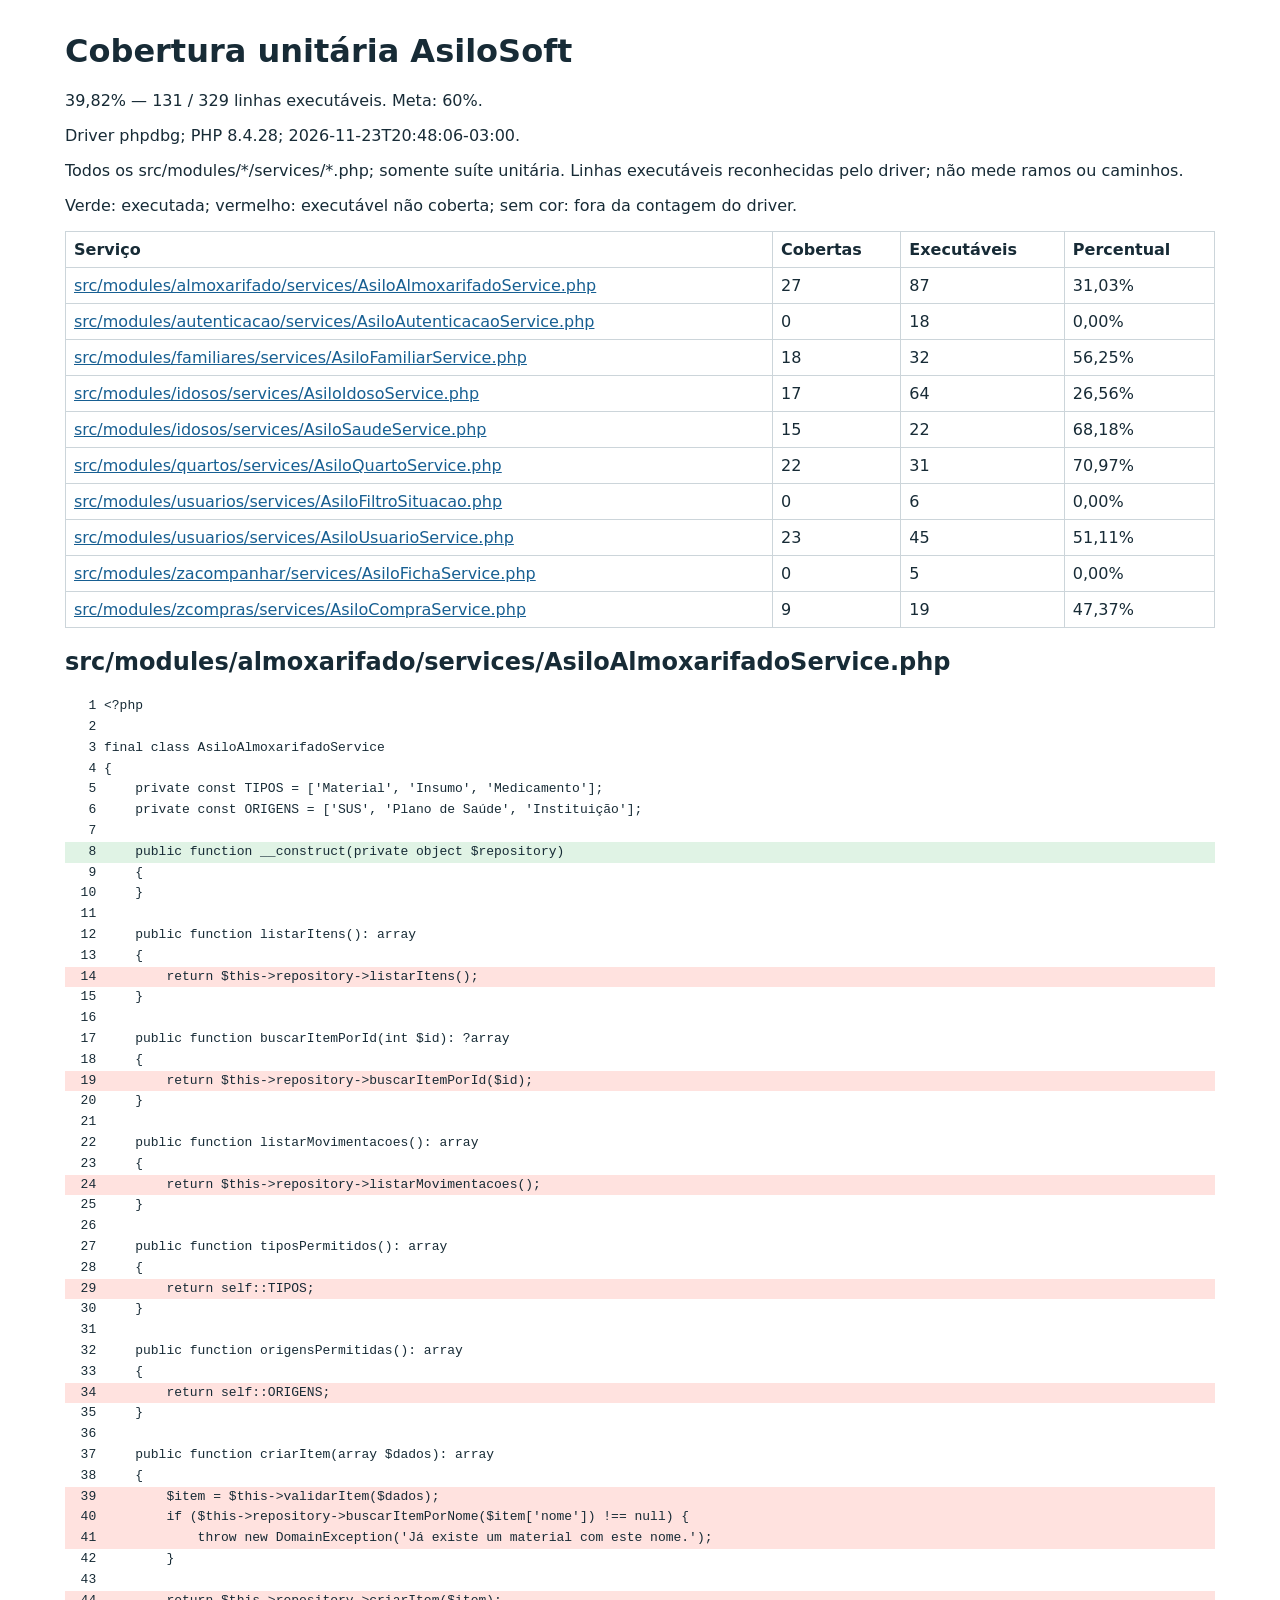
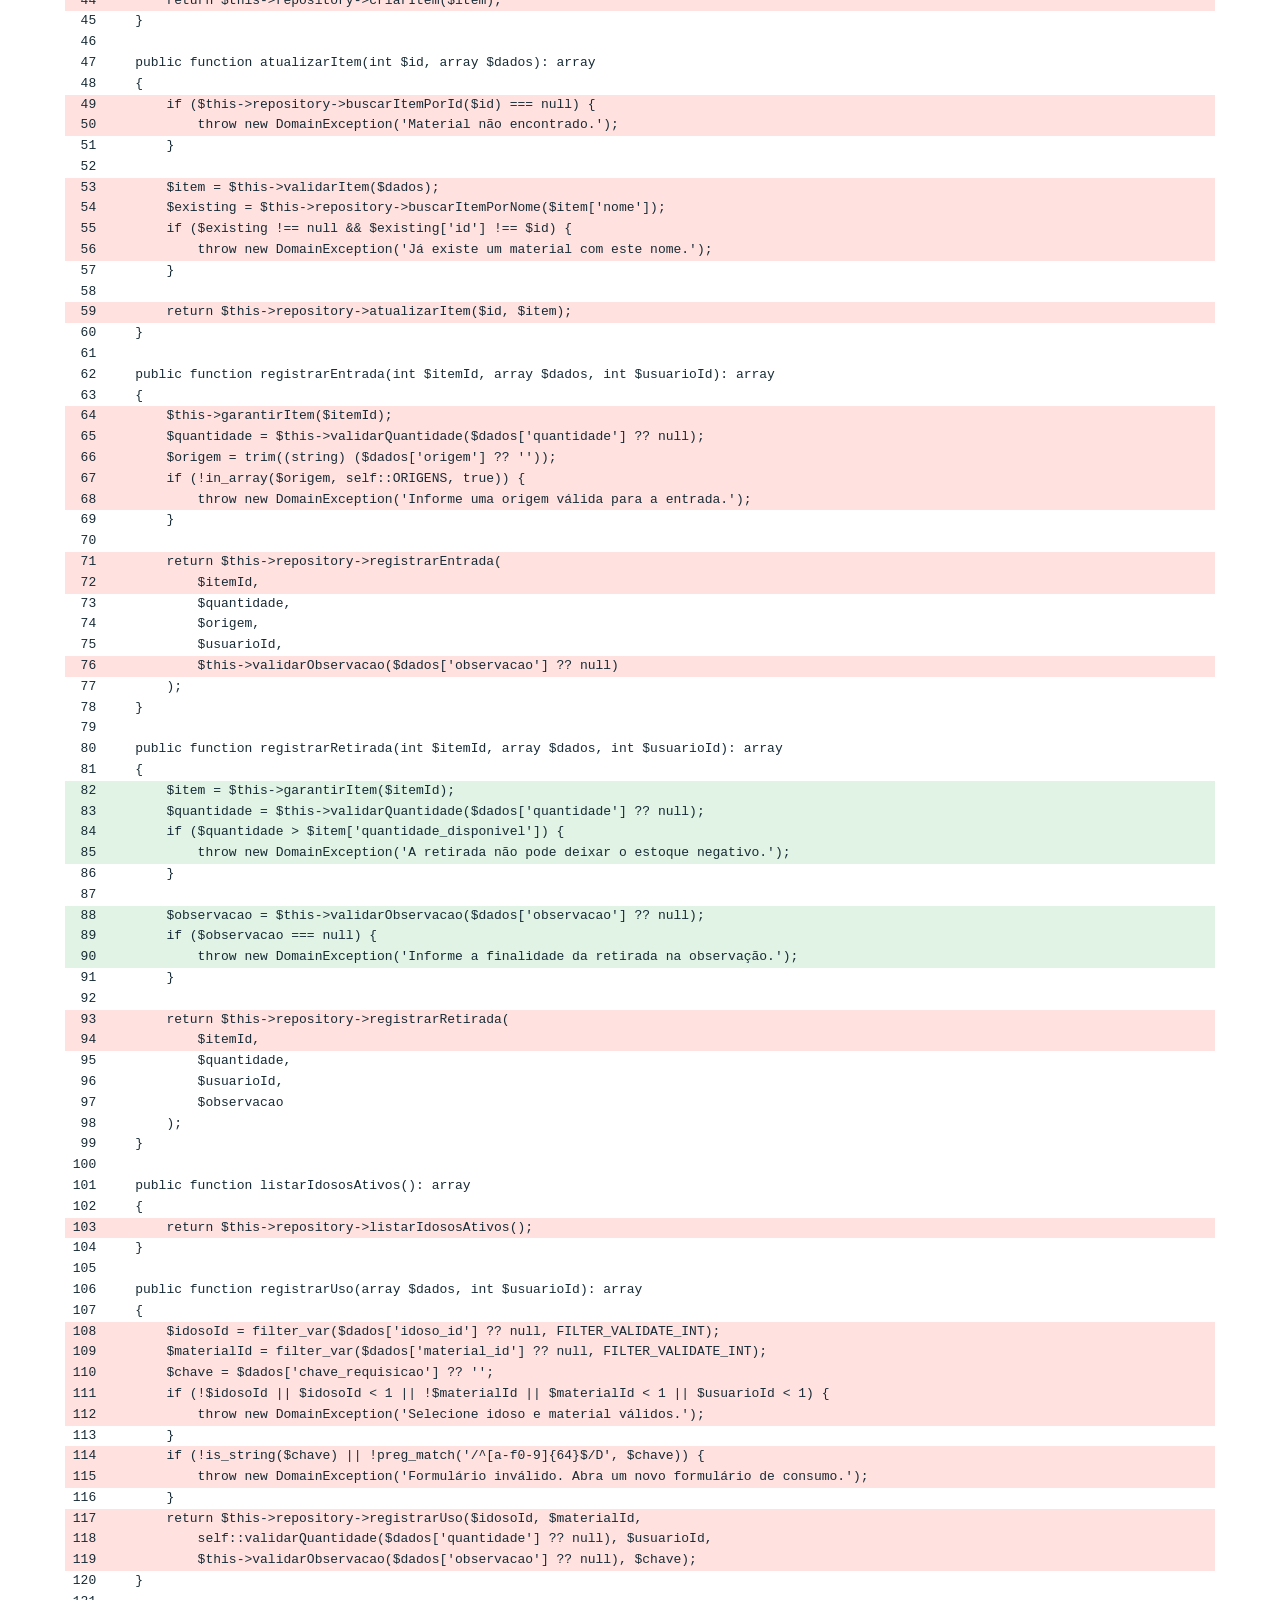
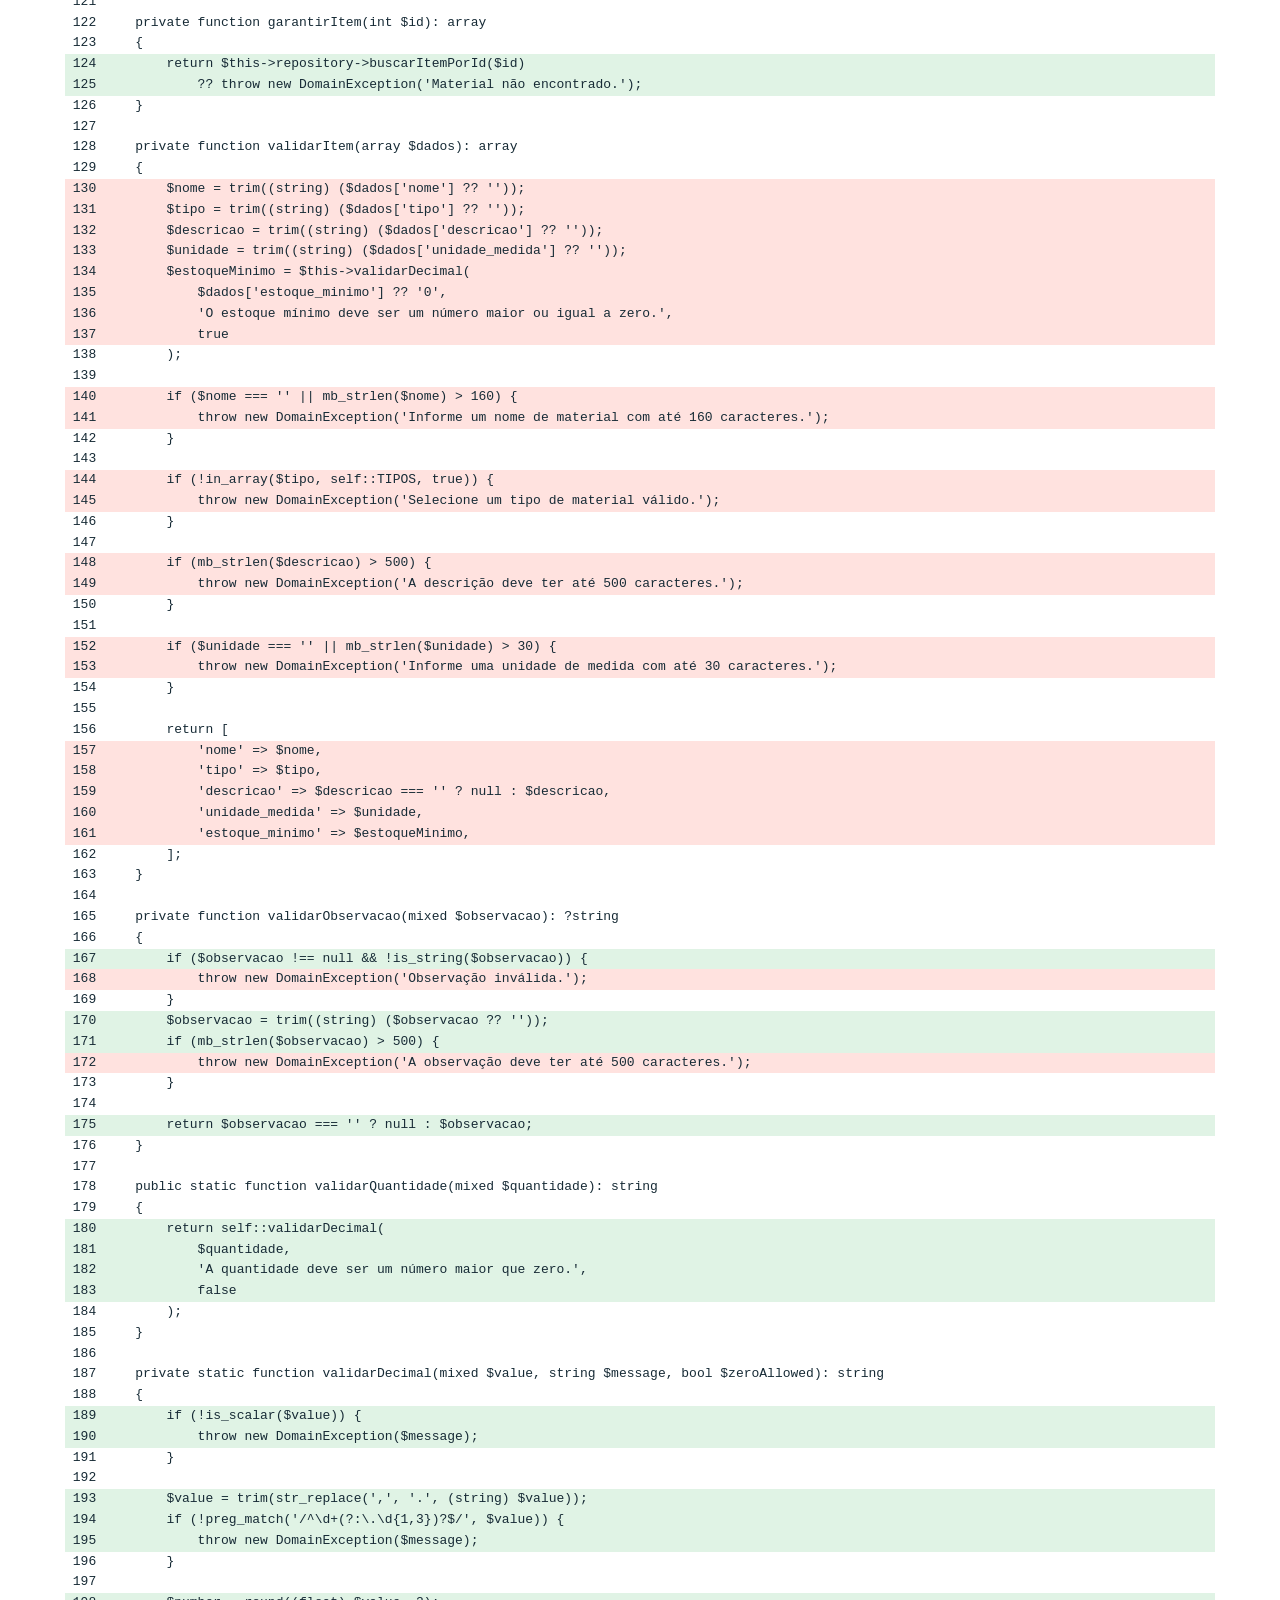
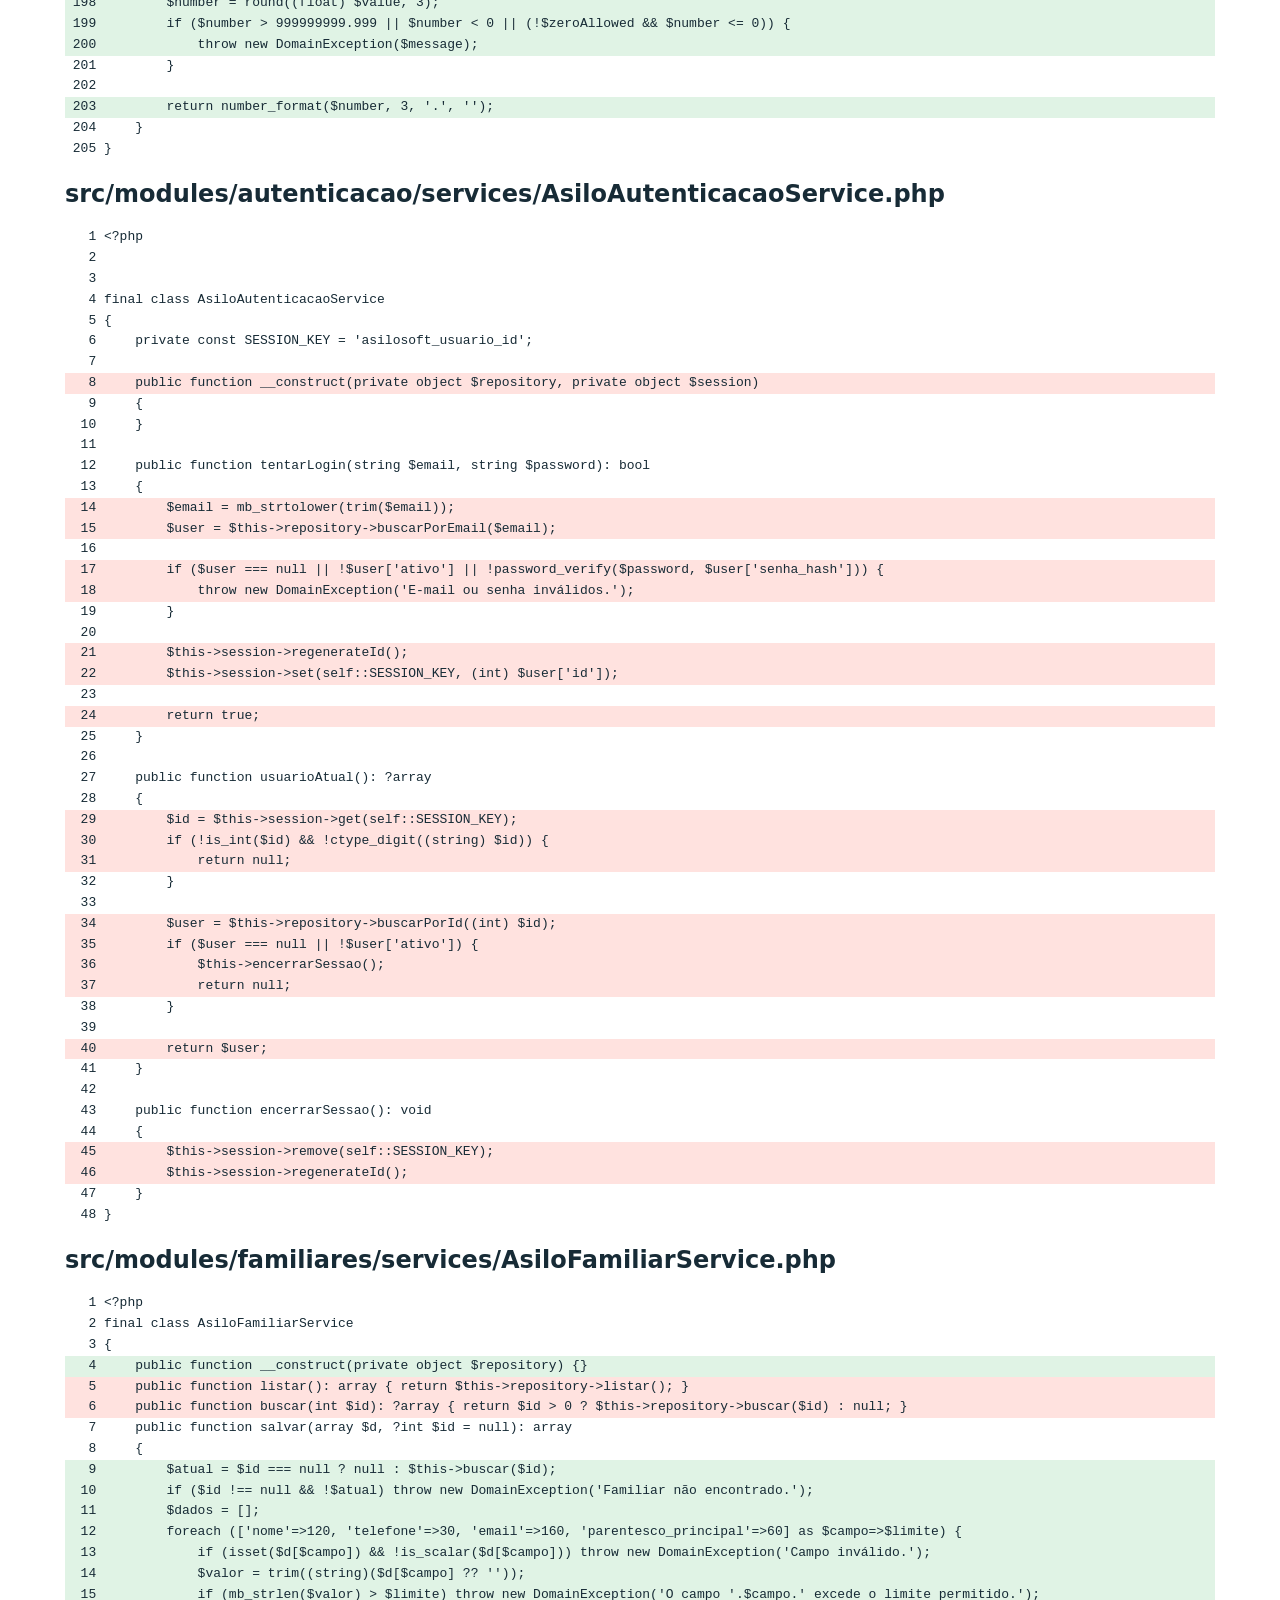
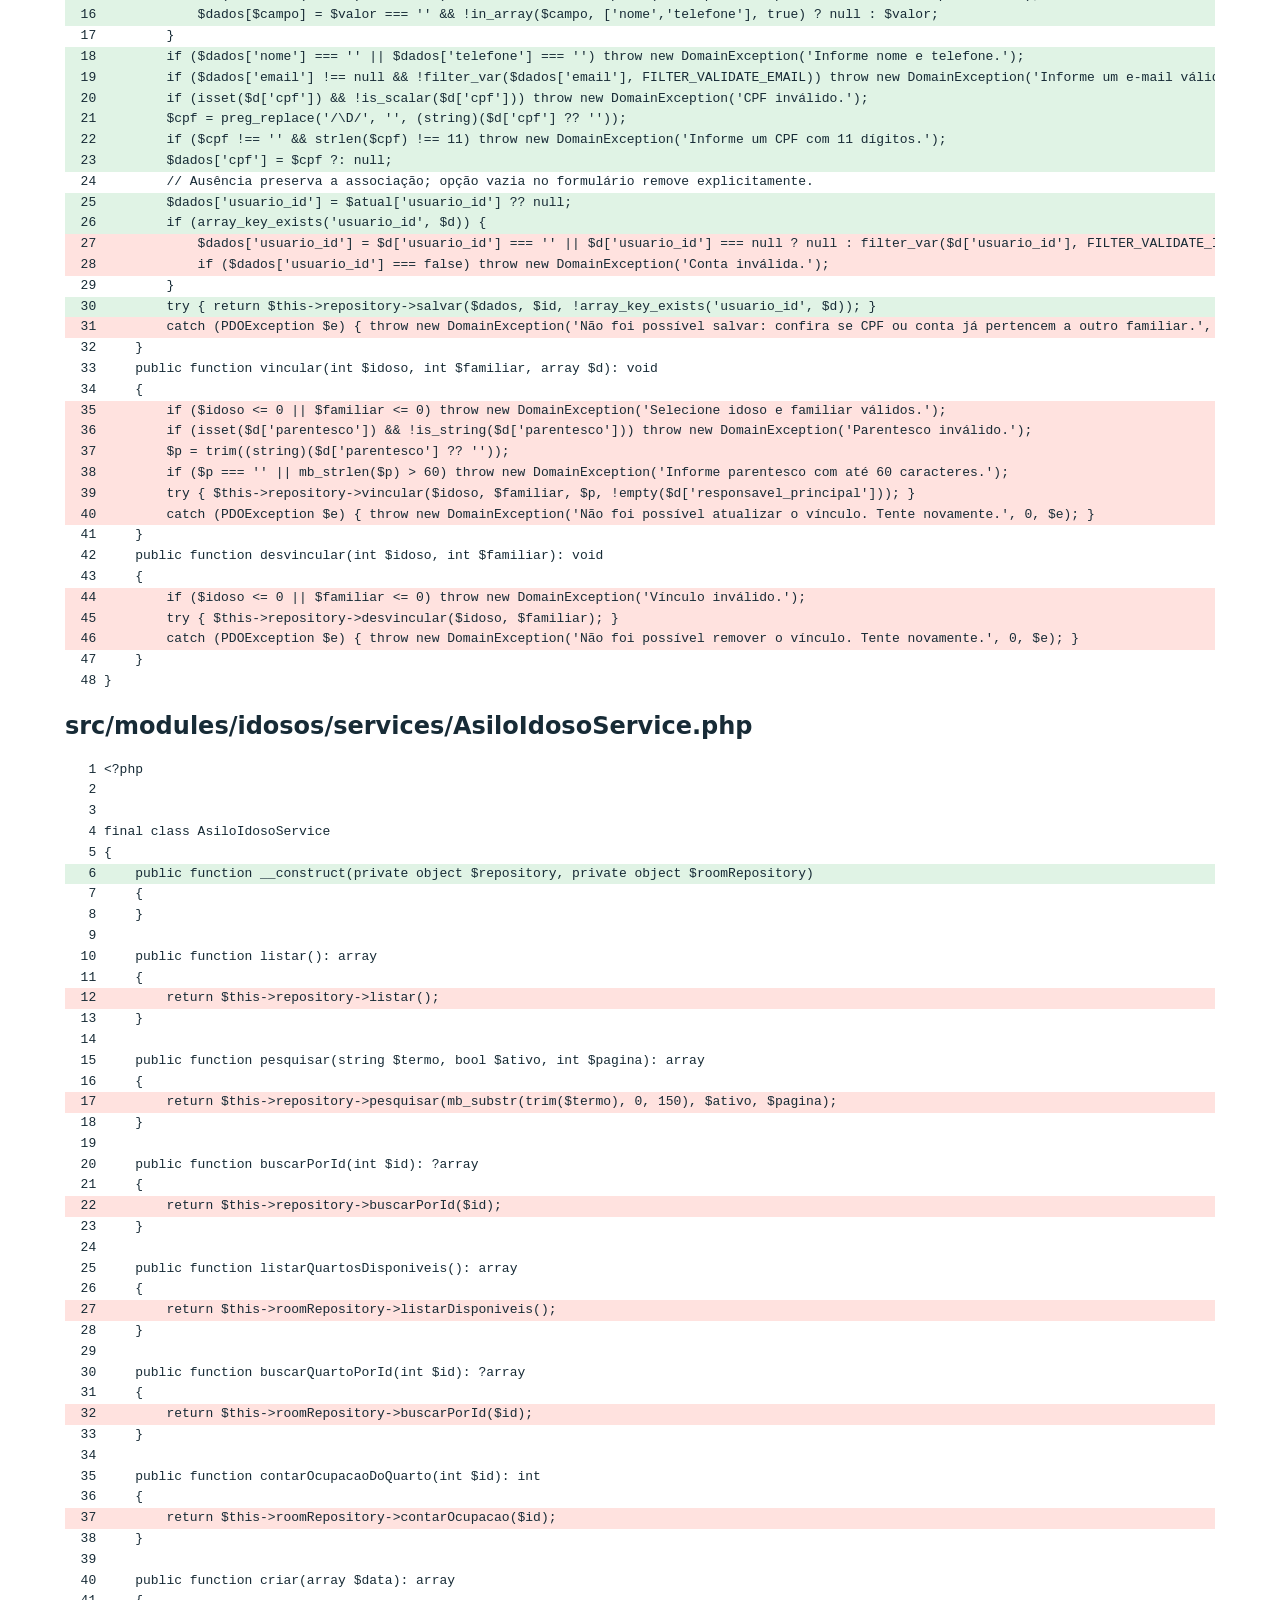
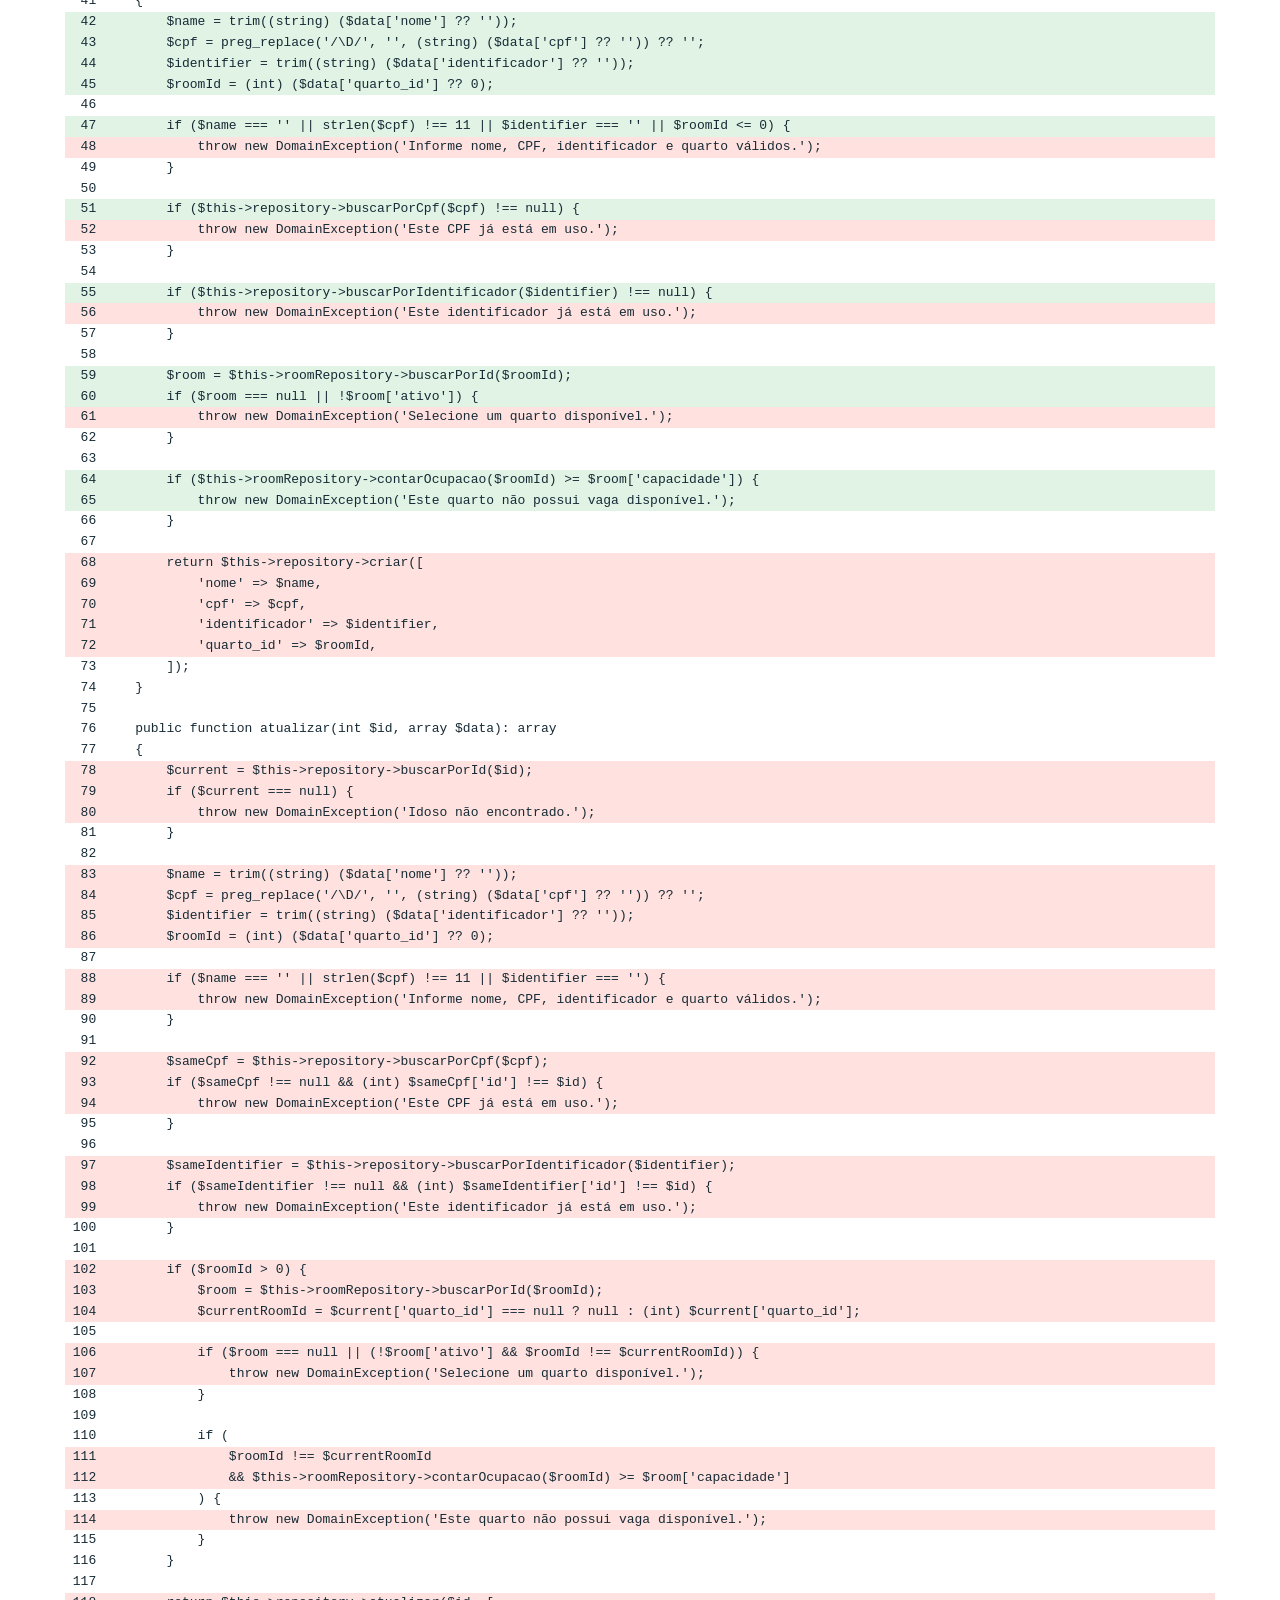
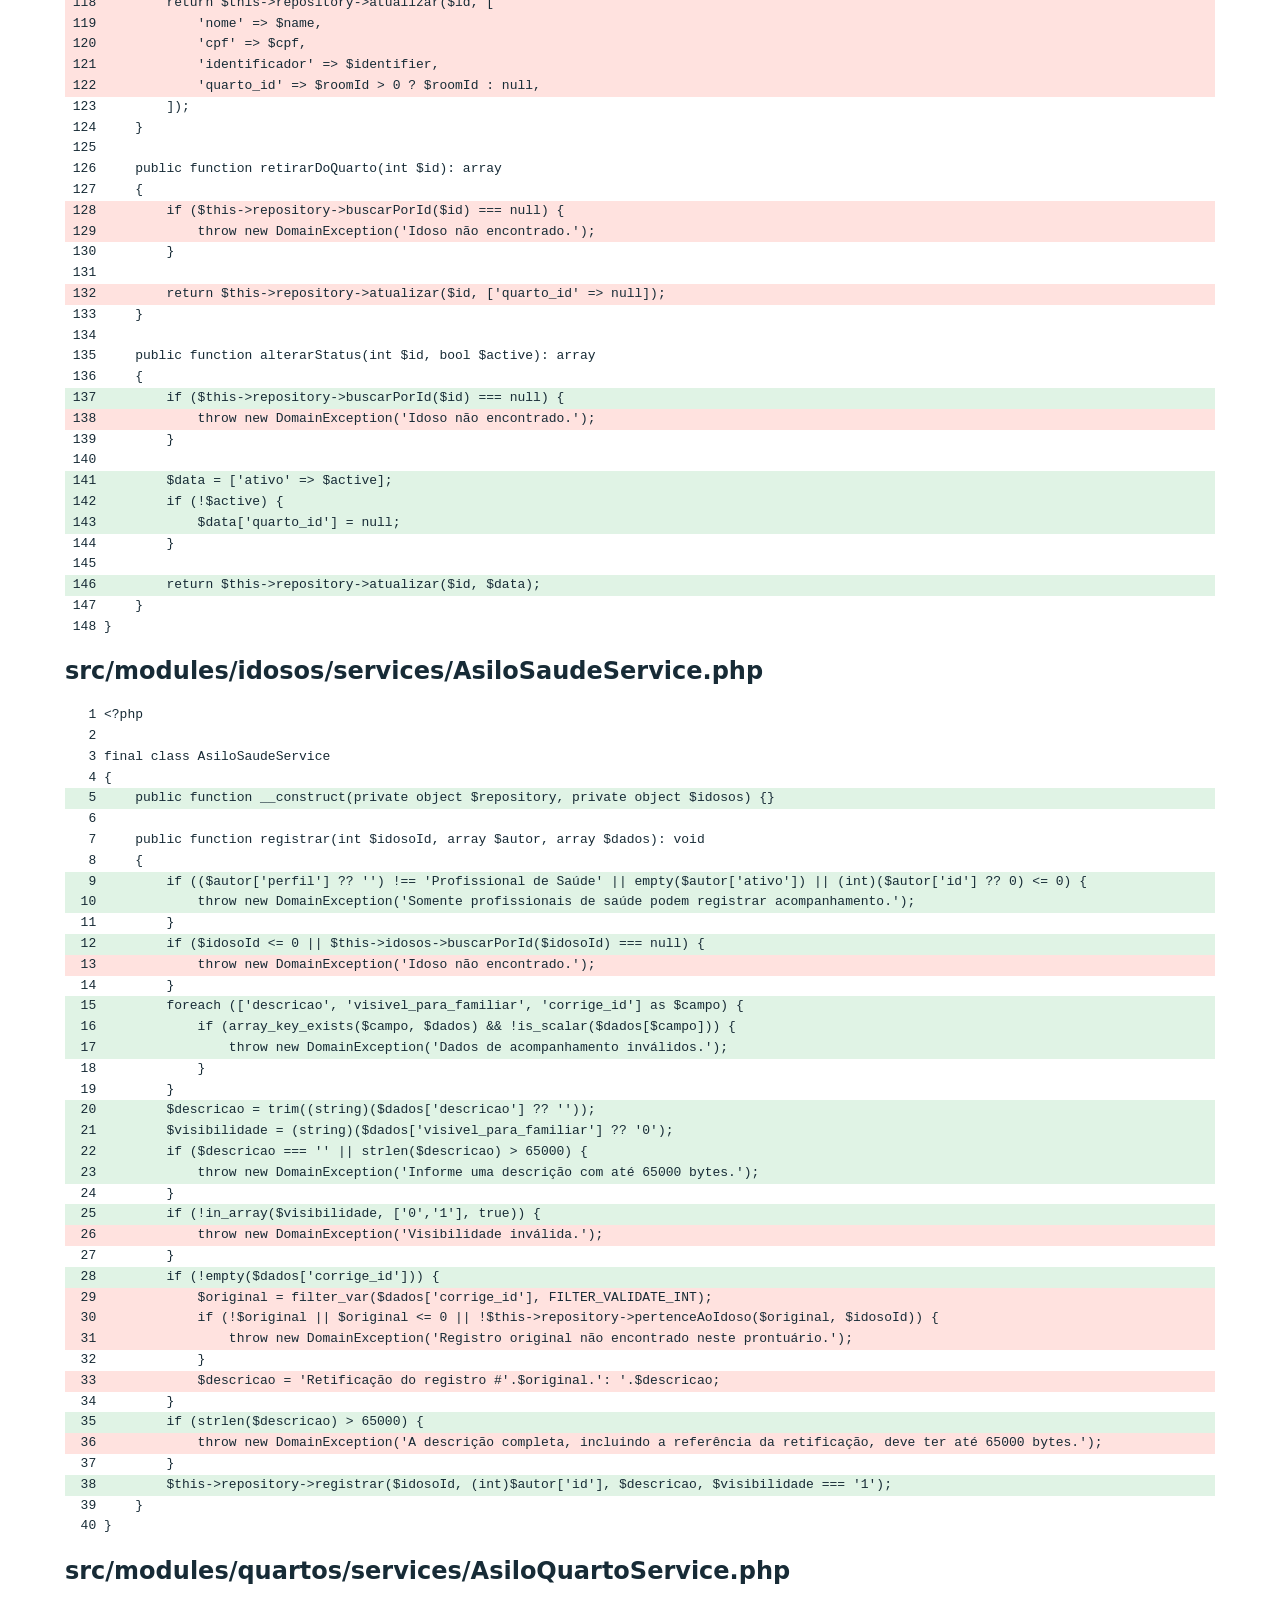
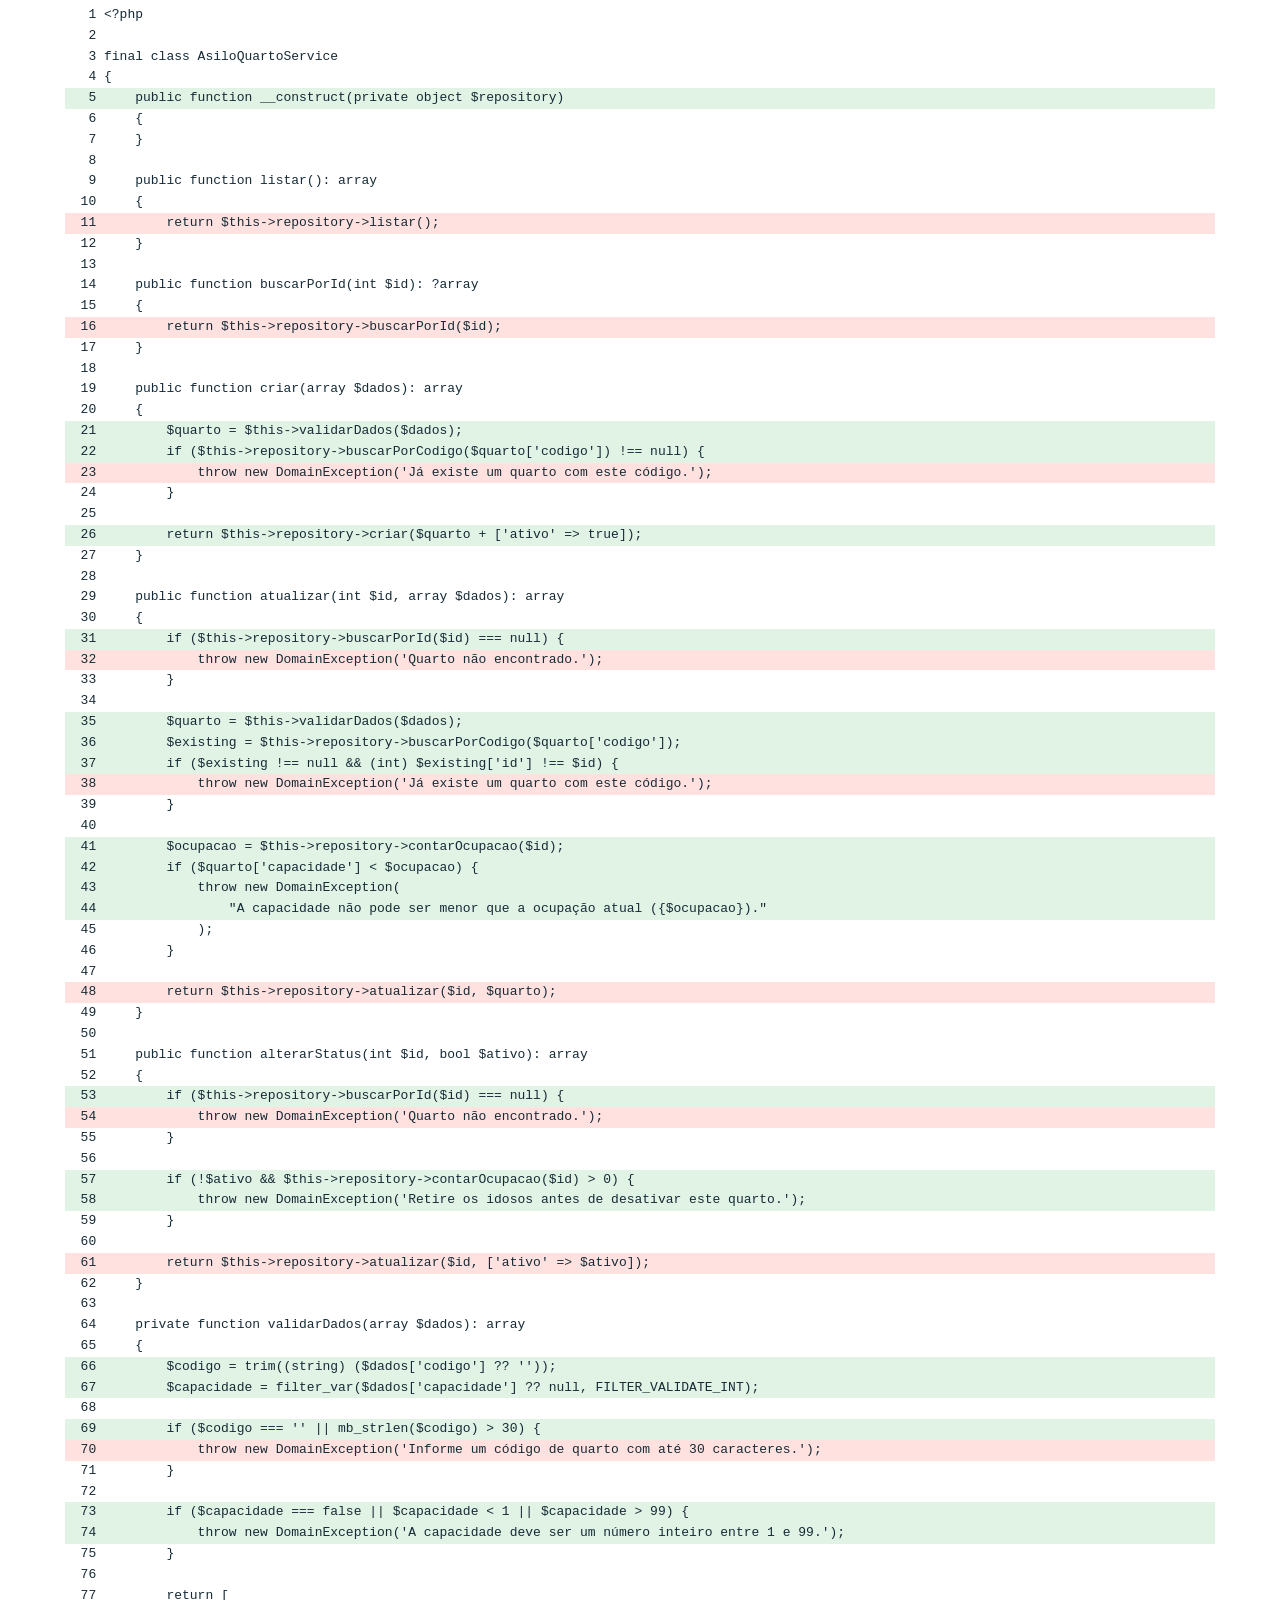
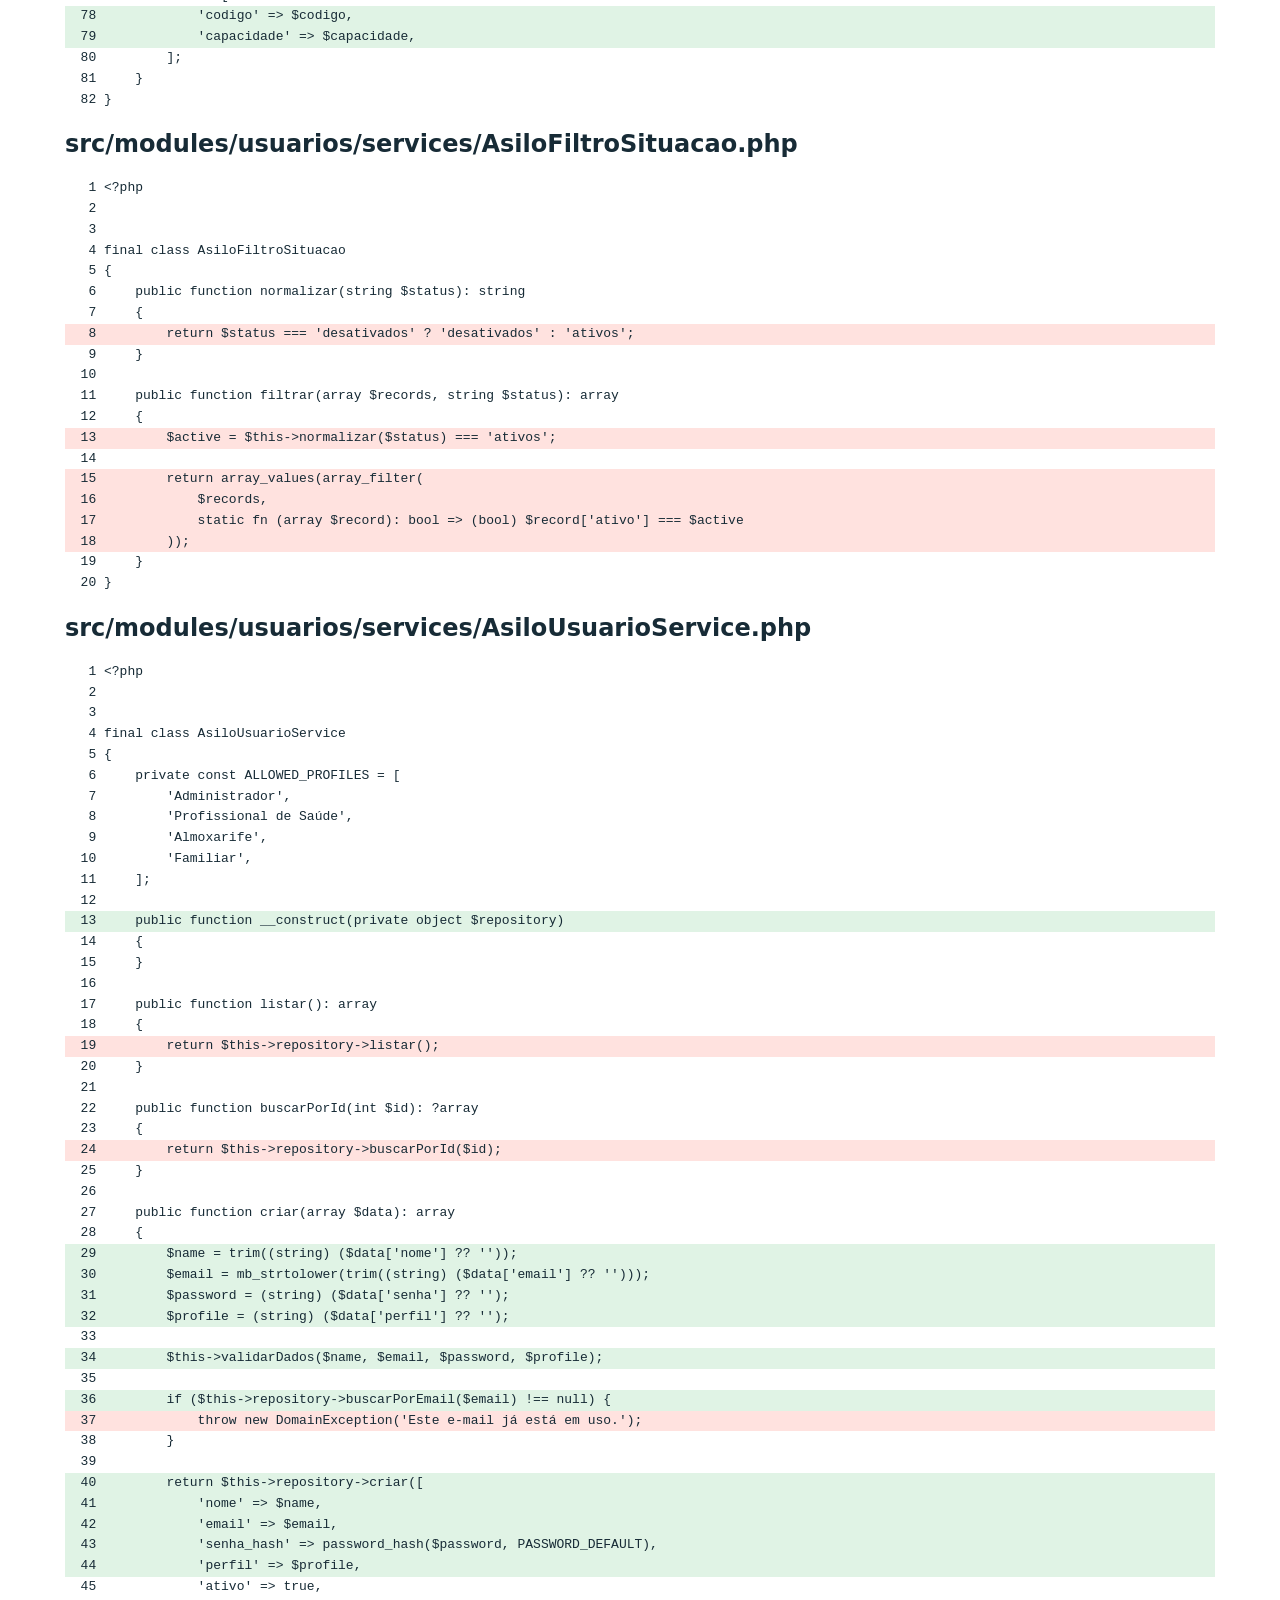
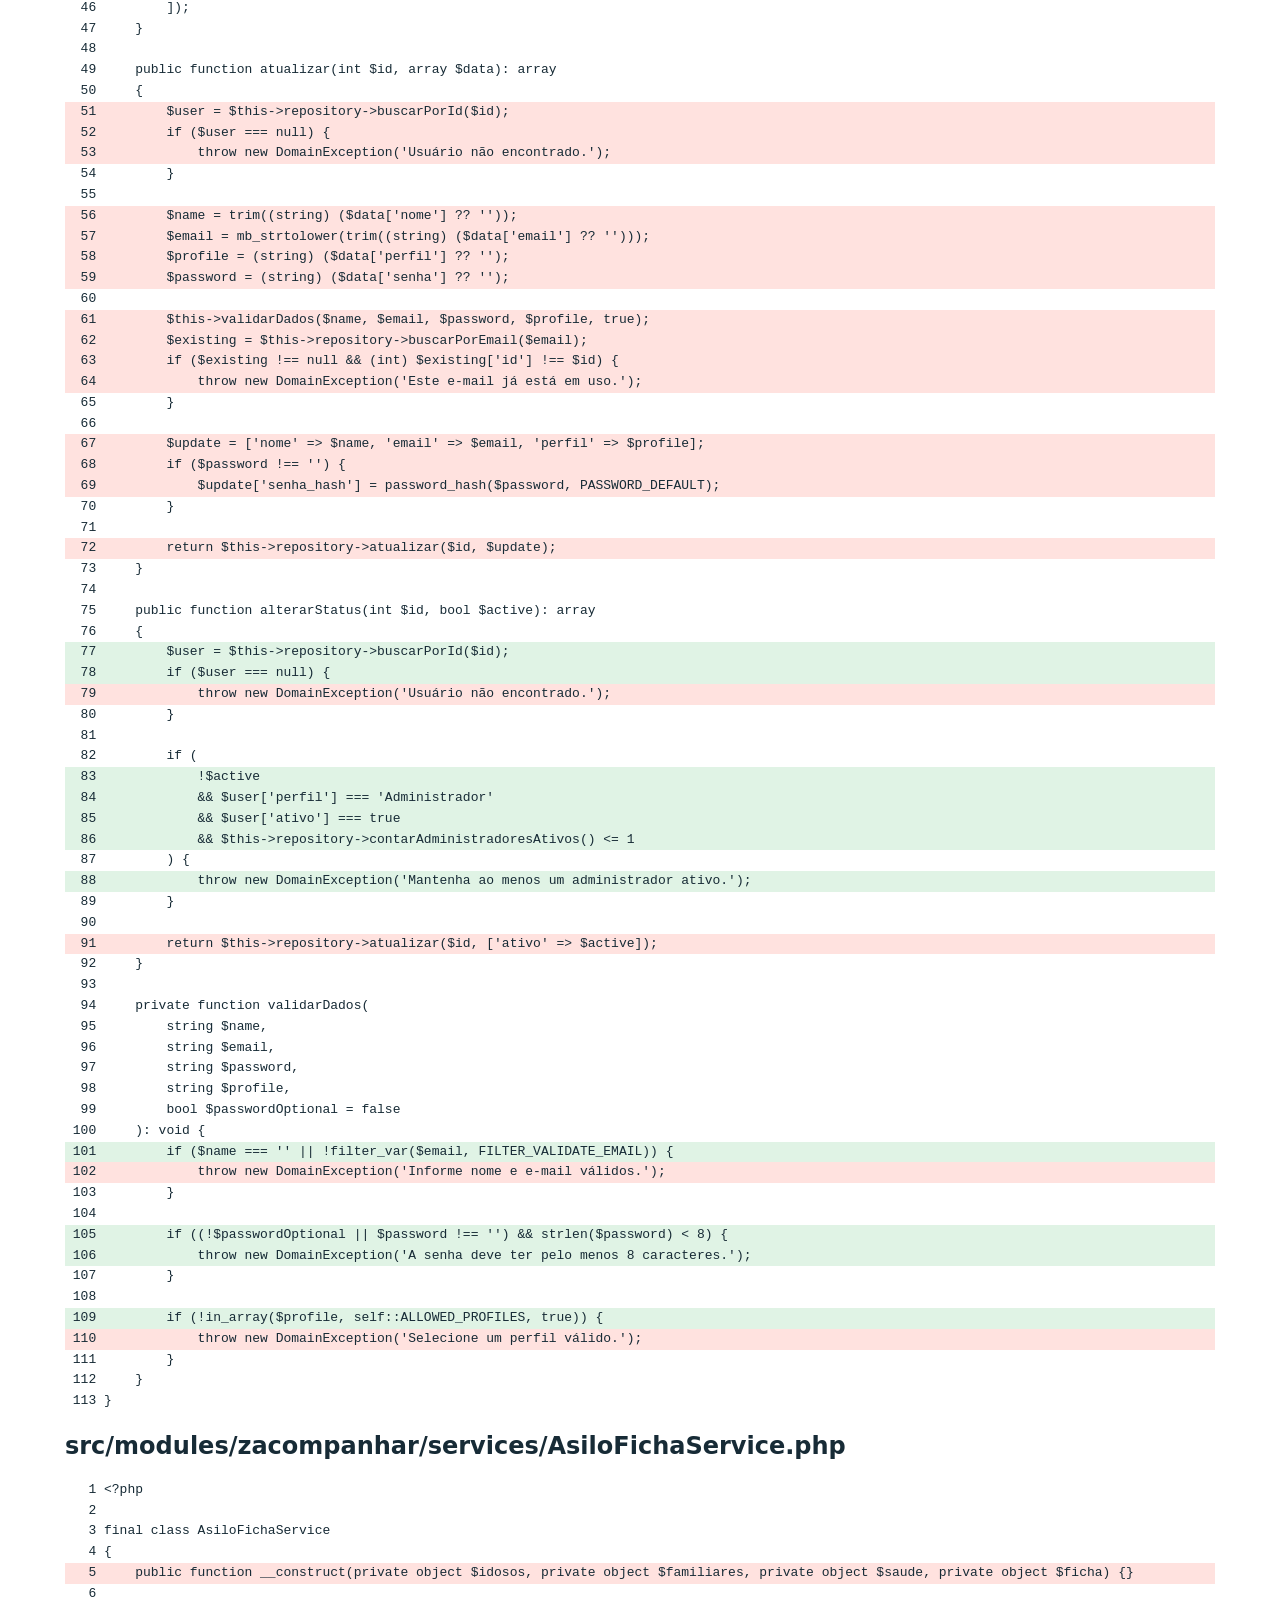
<file: docs/testes/evidencias/cobertura_20261123T204806_2/cobertura.html>
<!doctype html><html lang="pt-BR"><meta charset="utf-8"><meta name="viewport" content="width=device-width"><title>Cobertura unitária AsiloSoft</title><style>body{font:16px system-ui;margin:32px auto;padding:0 20px;max-width:1150px;color:#172b36}table{border-collapse:collapse;width:100%}td,th{border:1px solid #ccd5da;padding:8px;text-align:left}.hit{background:#e0f3e5}.miss{background:#ffe2df}pre{overflow:auto;font-size:13px;line-height:1.6}pre span{display:block;min-width:max-content}a{color:#175f92}</style><h1>Cobertura unitária AsiloSoft</h1><p>39,82% — 131 / 329 linhas executáveis. Meta: 60%.</p><p>Driver phpdbg; PHP 8.4.28; 2026-11-23T20:48:06-03:00.</p><p>Todos os src/modules/*/services/*.php; somente suíte unitária. Linhas executáveis reconhecidas pelo driver; não mede ramos ou caminhos.</p><p>Verde: executada; vermelho: executável não coberta; sem cor: fora da contagem do driver.</p><table><tr><th>Serviço</th><th>Cobertas</th><th>Executáveis</th><th>Percentual</th></tr><tr><td><a href="#f5adcac5c7e3eb45471d83fb11f6ec1fc07b261887c2e1dc3dbf4f89ba8ac5066">src/modules/almoxarifado/services/AsiloAlmoxarifadoService.php</a></td><td>27</td><td>87</td><td>31,03%</td></tr><tr><td><a href="#f948b1bbf107bc6b03c37dc7dea8c898be7c154da6602d0594bd6f8904ba3608f">src/modules/autenticacao/services/AsiloAutenticacaoService.php</a></td><td>0</td><td>18</td><td>0,00%</td></tr><tr><td><a href="#fe474f20c165d34708d11f0dd4863af06f87e4b77439558e04d292c8ba15ca87d">src/modules/familiares/services/AsiloFamiliarService.php</a></td><td>18</td><td>32</td><td>56,25%</td></tr><tr><td><a href="#f7a935bf14b3864a772893eb5a98237c4748d2d544df280e24760a4b8bd29e827">src/modules/idosos/services/AsiloIdosoService.php</a></td><td>17</td><td>64</td><td>26,56%</td></tr><tr><td><a href="#f4befeda586a4727c73f491bab8f0d318c0dc51c003d4d8ce79756bbb2390e2a1">src/modules/idosos/services/AsiloSaudeService.php</a></td><td>15</td><td>22</td><td>68,18%</td></tr><tr><td><a href="#f62005e6d212ff01cb59365217027493378c98b732cf14daeed3499b090e0372d">src/modules/quartos/services/AsiloQuartoService.php</a></td><td>22</td><td>31</td><td>70,97%</td></tr><tr><td><a href="#fbec92a9e0db7564c0805daec25c965c418256343210251534dba02eb122b790a">src/modules/usuarios/services/AsiloFiltroSituacao.php</a></td><td>0</td><td>6</td><td>0,00%</td></tr><tr><td><a href="#feaef8c1815fadfc8ab1b56ac0458fd9ffb6b95db26bec63327b0df6c84d9320a">src/modules/usuarios/services/AsiloUsuarioService.php</a></td><td>23</td><td>45</td><td>51,11%</td></tr><tr><td><a href="#f3b1dbef9285b22831a9a19c89709d86b3fa464e1c1cb502b0b9daa5cefde5fa2">src/modules/zacompanhar/services/AsiloFichaService.php</a></td><td>0</td><td>5</td><td>0,00%</td></tr><tr><td><a href="#f5037bde5985d8be23ef3e53675e0e29fc1ff8e3a8bf0a372d02eaac271b00c21">src/modules/zcompras/services/AsiloCompraService.php</a></td><td>9</td><td>19</td><td>47,37%</td></tr></table><h2 id="f5adcac5c7e3eb45471d83fb11f6ec1fc07b261887c2e1dc3dbf4f89ba8ac5066">src/modules/almoxarifado/services/AsiloAlmoxarifadoService.php</h2><pre><span class="">   1 &lt;?php</span><span class="">   2 </span><span class="">   3 final class AsiloAlmoxarifadoService</span><span class="">   4 {</span><span class="">   5     private const TIPOS = [&#039;Material&#039;, &#039;Insumo&#039;, &#039;Medicamento&#039;];</span><span class="">   6     private const ORIGENS = [&#039;SUS&#039;, &#039;Plano de Saúde&#039;, &#039;Instituição&#039;];</span><span class="">   7 </span><span class="hit">   8     public function __construct(private object $repository)</span><span class="">   9     {</span><span class="">  10     }</span><span class="">  11 </span><span class="">  12     public function listarItens(): array</span><span class="">  13     {</span><span class="miss">  14         return $this-&gt;repository-&gt;listarItens();</span><span class="">  15     }</span><span class="">  16 </span><span class="">  17     public function buscarItemPorId(int $id): ?array</span><span class="">  18     {</span><span class="miss">  19         return $this-&gt;repository-&gt;buscarItemPorId($id);</span><span class="">  20     }</span><span class="">  21 </span><span class="">  22     public function listarMovimentacoes(): array</span><span class="">  23     {</span><span class="miss">  24         return $this-&gt;repository-&gt;listarMovimentacoes();</span><span class="">  25     }</span><span class="">  26 </span><span class="">  27     public function tiposPermitidos(): array</span><span class="">  28     {</span><span class="miss">  29         return self::TIPOS;</span><span class="">  30     }</span><span class="">  31 </span><span class="">  32     public function origensPermitidas(): array</span><span class="">  33     {</span><span class="miss">  34         return self::ORIGENS;</span><span class="">  35     }</span><span class="">  36 </span><span class="">  37     public function criarItem(array $dados): array</span><span class="">  38     {</span><span class="miss">  39         $item = $this-&gt;validarItem($dados);</span><span class="miss">  40         if ($this-&gt;repository-&gt;buscarItemPorNome($item[&#039;nome&#039;]) !== null) {</span><span class="miss">  41             throw new DomainException(&#039;Já existe um material com este nome.&#039;);</span><span class="">  42         }</span><span class="">  43 </span><span class="miss">  44         return $this-&gt;repository-&gt;criarItem($item);</span><span class="">  45     }</span><span class="">  46 </span><span class="">  47     public function atualizarItem(int $id, array $dados): array</span><span class="">  48     {</span><span class="miss">  49         if ($this-&gt;repository-&gt;buscarItemPorId($id) === null) {</span><span class="miss">  50             throw new DomainException(&#039;Material não encontrado.&#039;);</span><span class="">  51         }</span><span class="">  52 </span><span class="miss">  53         $item = $this-&gt;validarItem($dados);</span><span class="miss">  54         $existing = $this-&gt;repository-&gt;buscarItemPorNome($item[&#039;nome&#039;]);</span><span class="miss">  55         if ($existing !== null &amp;&amp; $existing[&#039;id&#039;] !== $id) {</span><span class="miss">  56             throw new DomainException(&#039;Já existe um material com este nome.&#039;);</span><span class="">  57         }</span><span class="">  58 </span><span class="miss">  59         return $this-&gt;repository-&gt;atualizarItem($id, $item);</span><span class="">  60     }</span><span class="">  61 </span><span class="">  62     public function registrarEntrada(int $itemId, array $dados, int $usuarioId): array</span><span class="">  63     {</span><span class="miss">  64         $this-&gt;garantirItem($itemId);</span><span class="miss">  65         $quantidade = $this-&gt;validarQuantidade($dados[&#039;quantidade&#039;] ?? null);</span><span class="miss">  66         $origem = trim((string) ($dados[&#039;origem&#039;] ?? &#039;&#039;));</span><span class="miss">  67         if (!in_array($origem, self::ORIGENS, true)) {</span><span class="miss">  68             throw new DomainException(&#039;Informe uma origem válida para a entrada.&#039;);</span><span class="">  69         }</span><span class="">  70 </span><span class="miss">  71         return $this-&gt;repository-&gt;registrarEntrada(</span><span class="miss">  72             $itemId,</span><span class="">  73             $quantidade,</span><span class="">  74             $origem,</span><span class="">  75             $usuarioId,</span><span class="miss">  76             $this-&gt;validarObservacao($dados[&#039;observacao&#039;] ?? null)</span><span class="">  77         );</span><span class="">  78     }</span><span class="">  79 </span><span class="">  80     public function registrarRetirada(int $itemId, array $dados, int $usuarioId): array</span><span class="">  81     {</span><span class="hit">  82         $item = $this-&gt;garantirItem($itemId);</span><span class="hit">  83         $quantidade = $this-&gt;validarQuantidade($dados[&#039;quantidade&#039;] ?? null);</span><span class="hit">  84         if ($quantidade &gt; $item[&#039;quantidade_disponivel&#039;]) {</span><span class="hit">  85             throw new DomainException(&#039;A retirada não pode deixar o estoque negativo.&#039;);</span><span class="">  86         }</span><span class="">  87 </span><span class="hit">  88         $observacao = $this-&gt;validarObservacao($dados[&#039;observacao&#039;] ?? null);</span><span class="hit">  89         if ($observacao === null) {</span><span class="hit">  90             throw new DomainException(&#039;Informe a finalidade da retirada na observação.&#039;);</span><span class="">  91         }</span><span class="">  92 </span><span class="miss">  93         return $this-&gt;repository-&gt;registrarRetirada(</span><span class="miss">  94             $itemId,</span><span class="">  95             $quantidade,</span><span class="">  96             $usuarioId,</span><span class="">  97             $observacao</span><span class="">  98         );</span><span class="">  99     }</span><span class=""> 100 </span><span class=""> 101     public function listarIdososAtivos(): array</span><span class=""> 102     {</span><span class="miss"> 103         return $this-&gt;repository-&gt;listarIdososAtivos();</span><span class=""> 104     }</span><span class=""> 105 </span><span class=""> 106     public function registrarUso(array $dados, int $usuarioId): array</span><span class=""> 107     {</span><span class="miss"> 108         $idosoId = filter_var($dados[&#039;idoso_id&#039;] ?? null, FILTER_VALIDATE_INT);</span><span class="miss"> 109         $materialId = filter_var($dados[&#039;material_id&#039;] ?? null, FILTER_VALIDATE_INT);</span><span class="miss"> 110         $chave = $dados[&#039;chave_requisicao&#039;] ?? &#039;&#039;;</span><span class="miss"> 111         if (!$idosoId || $idosoId &lt; 1 || !$materialId || $materialId &lt; 1 || $usuarioId &lt; 1) {</span><span class="miss"> 112             throw new DomainException(&#039;Selecione idoso e material válidos.&#039;);</span><span class=""> 113         }</span><span class="miss"> 114         if (!is_string($chave) || !preg_match(&#039;/^[a-f0-9]{64}$/D&#039;, $chave)) {</span><span class="miss"> 115             throw new DomainException(&#039;Formulário inválido. Abra um novo formulário de consumo.&#039;);</span><span class=""> 116         }</span><span class="miss"> 117         return $this-&gt;repository-&gt;registrarUso($idosoId, $materialId,</span><span class="miss"> 118             self::validarQuantidade($dados[&#039;quantidade&#039;] ?? null), $usuarioId,</span><span class="miss"> 119             $this-&gt;validarObservacao($dados[&#039;observacao&#039;] ?? null), $chave);</span><span class=""> 120     }</span><span class=""> 121 </span><span class=""> 122     private function garantirItem(int $id): array</span><span class=""> 123     {</span><span class="hit"> 124         return $this-&gt;repository-&gt;buscarItemPorId($id)</span><span class="hit"> 125             ?? throw new DomainException(&#039;Material não encontrado.&#039;);</span><span class=""> 126     }</span><span class=""> 127 </span><span class=""> 128     private function validarItem(array $dados): array</span><span class=""> 129     {</span><span class="miss"> 130         $nome = trim((string) ($dados[&#039;nome&#039;] ?? &#039;&#039;));</span><span class="miss"> 131         $tipo = trim((string) ($dados[&#039;tipo&#039;] ?? &#039;&#039;));</span><span class="miss"> 132         $descricao = trim((string) ($dados[&#039;descricao&#039;] ?? &#039;&#039;));</span><span class="miss"> 133         $unidade = trim((string) ($dados[&#039;unidade_medida&#039;] ?? &#039;&#039;));</span><span class="miss"> 134         $estoqueMinimo = $this-&gt;validarDecimal(</span><span class="miss"> 135             $dados[&#039;estoque_minimo&#039;] ?? &#039;0&#039;,</span><span class="miss"> 136             &#039;O estoque mínimo deve ser um número maior ou igual a zero.&#039;,</span><span class="miss"> 137             true</span><span class=""> 138         );</span><span class=""> 139 </span><span class="miss"> 140         if ($nome === &#039;&#039; || mb_strlen($nome) &gt; 160) {</span><span class="miss"> 141             throw new DomainException(&#039;Informe um nome de material com até 160 caracteres.&#039;);</span><span class=""> 142         }</span><span class=""> 143 </span><span class="miss"> 144         if (!in_array($tipo, self::TIPOS, true)) {</span><span class="miss"> 145             throw new DomainException(&#039;Selecione um tipo de material válido.&#039;);</span><span class=""> 146         }</span><span class=""> 147 </span><span class="miss"> 148         if (mb_strlen($descricao) &gt; 500) {</span><span class="miss"> 149             throw new DomainException(&#039;A descrição deve ter até 500 caracteres.&#039;);</span><span class=""> 150         }</span><span class=""> 151 </span><span class="miss"> 152         if ($unidade === &#039;&#039; || mb_strlen($unidade) &gt; 30) {</span><span class="miss"> 153             throw new DomainException(&#039;Informe uma unidade de medida com até 30 caracteres.&#039;);</span><span class=""> 154         }</span><span class=""> 155 </span><span class=""> 156         return [</span><span class="miss"> 157             &#039;nome&#039; =&gt; $nome,</span><span class="miss"> 158             &#039;tipo&#039; =&gt; $tipo,</span><span class="miss"> 159             &#039;descricao&#039; =&gt; $descricao === &#039;&#039; ? null : $descricao,</span><span class="miss"> 160             &#039;unidade_medida&#039; =&gt; $unidade,</span><span class="miss"> 161             &#039;estoque_minimo&#039; =&gt; $estoqueMinimo,</span><span class=""> 162         ];</span><span class=""> 163     }</span><span class=""> 164 </span><span class=""> 165     private function validarObservacao(mixed $observacao): ?string</span><span class=""> 166     {</span><span class="hit"> 167         if ($observacao !== null &amp;&amp; !is_string($observacao)) {</span><span class="miss"> 168             throw new DomainException(&#039;Observação inválida.&#039;);</span><span class=""> 169         }</span><span class="hit"> 170         $observacao = trim((string) ($observacao ?? &#039;&#039;));</span><span class="hit"> 171         if (mb_strlen($observacao) &gt; 500) {</span><span class="miss"> 172             throw new DomainException(&#039;A observação deve ter até 500 caracteres.&#039;);</span><span class=""> 173         }</span><span class=""> 174 </span><span class="hit"> 175         return $observacao === &#039;&#039; ? null : $observacao;</span><span class=""> 176     }</span><span class=""> 177 </span><span class=""> 178     public static function validarQuantidade(mixed $quantidade): string</span><span class=""> 179     {</span><span class="hit"> 180         return self::validarDecimal(</span><span class="hit"> 181             $quantidade,</span><span class="hit"> 182             &#039;A quantidade deve ser um número maior que zero.&#039;,</span><span class="hit"> 183             false</span><span class=""> 184         );</span><span class=""> 185     }</span><span class=""> 186 </span><span class=""> 187     private static function validarDecimal(mixed $value, string $message, bool $zeroAllowed): string</span><span class=""> 188     {</span><span class="hit"> 189         if (!is_scalar($value)) {</span><span class="hit"> 190             throw new DomainException($message);</span><span class=""> 191         }</span><span class=""> 192 </span><span class="hit"> 193         $value = trim(str_replace(&#039;,&#039;, &#039;.&#039;, (string) $value));</span><span class="hit"> 194         if (!preg_match(&#039;/^\d+(?:\.\d{1,3})?$/&#039;, $value)) {</span><span class="hit"> 195             throw new DomainException($message);</span><span class=""> 196         }</span><span class=""> 197 </span><span class="hit"> 198         $number = round((float) $value, 3);</span><span class="hit"> 199         if ($number &gt; 999999999.999 || $number &lt; 0 || (!$zeroAllowed &amp;&amp; $number &lt;= 0)) {</span><span class="hit"> 200             throw new DomainException($message);</span><span class=""> 201         }</span><span class=""> 202 </span><span class="hit"> 203         return number_format($number, 3, &#039;.&#039;, &#039;&#039;);</span><span class=""> 204     }</span><span class=""> 205 }</span></pre><h2 id="f948b1bbf107bc6b03c37dc7dea8c898be7c154da6602d0594bd6f8904ba3608f">src/modules/autenticacao/services/AsiloAutenticacaoService.php</h2><pre><span class="">   1 &lt;?php</span><span class="">   2 </span><span class="">   3 </span><span class="">   4 final class AsiloAutenticacaoService</span><span class="">   5 {</span><span class="">   6     private const SESSION_KEY = &#039;asilosoft_usuario_id&#039;;</span><span class="">   7 </span><span class="miss">   8     public function __construct(private object $repository, private object $session)</span><span class="">   9     {</span><span class="">  10     }</span><span class="">  11 </span><span class="">  12     public function tentarLogin(string $email, string $password): bool</span><span class="">  13     {</span><span class="miss">  14         $email = mb_strtolower(trim($email));</span><span class="miss">  15         $user = $this-&gt;repository-&gt;buscarPorEmail($email);</span><span class="">  16 </span><span class="miss">  17         if ($user === null || !$user[&#039;ativo&#039;] || !password_verify($password, $user[&#039;senha_hash&#039;])) {</span><span class="miss">  18             throw new DomainException(&#039;E-mail ou senha inválidos.&#039;);</span><span class="">  19         }</span><span class="">  20 </span><span class="miss">  21         $this-&gt;session-&gt;regenerateId();</span><span class="miss">  22         $this-&gt;session-&gt;set(self::SESSION_KEY, (int) $user[&#039;id&#039;]);</span><span class="">  23 </span><span class="miss">  24         return true;</span><span class="">  25     }</span><span class="">  26 </span><span class="">  27     public function usuarioAtual(): ?array</span><span class="">  28     {</span><span class="miss">  29         $id = $this-&gt;session-&gt;get(self::SESSION_KEY);</span><span class="miss">  30         if (!is_int($id) &amp;&amp; !ctype_digit((string) $id)) {</span><span class="miss">  31             return null;</span><span class="">  32         }</span><span class="">  33 </span><span class="miss">  34         $user = $this-&gt;repository-&gt;buscarPorId((int) $id);</span><span class="miss">  35         if ($user === null || !$user[&#039;ativo&#039;]) {</span><span class="miss">  36             $this-&gt;encerrarSessao();</span><span class="miss">  37             return null;</span><span class="">  38         }</span><span class="">  39 </span><span class="miss">  40         return $user;</span><span class="">  41     }</span><span class="">  42 </span><span class="">  43     public function encerrarSessao(): void</span><span class="">  44     {</span><span class="miss">  45         $this-&gt;session-&gt;remove(self::SESSION_KEY);</span><span class="miss">  46         $this-&gt;session-&gt;regenerateId();</span><span class="">  47     }</span><span class="">  48 }</span></pre><h2 id="fe474f20c165d34708d11f0dd4863af06f87e4b77439558e04d292c8ba15ca87d">src/modules/familiares/services/AsiloFamiliarService.php</h2><pre><span class="">   1 &lt;?php</span><span class="">   2 final class AsiloFamiliarService</span><span class="">   3 {</span><span class="hit">   4     public function __construct(private object $repository) {}</span><span class="miss">   5     public function listar(): array { return $this-&gt;repository-&gt;listar(); }</span><span class="miss">   6     public function buscar(int $id): ?array { return $id &gt; 0 ? $this-&gt;repository-&gt;buscar($id) : null; }</span><span class="">   7     public function salvar(array $d, ?int $id = null): array</span><span class="">   8     {</span><span class="hit">   9         $atual = $id === null ? null : $this-&gt;buscar($id);</span><span class="hit">  10         if ($id !== null &amp;&amp; !$atual) throw new DomainException(&#039;Familiar não encontrado.&#039;);</span><span class="hit">  11         $dados = [];</span><span class="hit">  12         foreach ([&#039;nome&#039;=&gt;120, &#039;telefone&#039;=&gt;30, &#039;email&#039;=&gt;160, &#039;parentesco_principal&#039;=&gt;60] as $campo=&gt;$limite) {</span><span class="hit">  13             if (isset($d[$campo]) &amp;&amp; !is_scalar($d[$campo])) throw new DomainException(&#039;Campo inválido.&#039;);</span><span class="hit">  14             $valor = trim((string)($d[$campo] ?? &#039;&#039;));</span><span class="hit">  15             if (mb_strlen($valor) &gt; $limite) throw new DomainException(&#039;O campo &#039;.$campo.&#039; excede o limite permitido.&#039;);</span><span class="hit">  16             $dados[$campo] = $valor === &#039;&#039; &amp;&amp; !in_array($campo, [&#039;nome&#039;,&#039;telefone&#039;], true) ? null : $valor;</span><span class="">  17         }</span><span class="hit">  18         if ($dados[&#039;nome&#039;] === &#039;&#039; || $dados[&#039;telefone&#039;] === &#039;&#039;) throw new DomainException(&#039;Informe nome e telefone.&#039;);</span><span class="hit">  19         if ($dados[&#039;email&#039;] !== null &amp;&amp; !filter_var($dados[&#039;email&#039;], FILTER_VALIDATE_EMAIL)) throw new DomainException(&#039;Informe um e-mail válido.&#039;);</span><span class="hit">  20         if (isset($d[&#039;cpf&#039;]) &amp;&amp; !is_scalar($d[&#039;cpf&#039;])) throw new DomainException(&#039;CPF inválido.&#039;);</span><span class="hit">  21         $cpf = preg_replace(&#039;/\D/&#039;, &#039;&#039;, (string)($d[&#039;cpf&#039;] ?? &#039;&#039;));</span><span class="hit">  22         if ($cpf !== &#039;&#039; &amp;&amp; strlen($cpf) !== 11) throw new DomainException(&#039;Informe um CPF com 11 dígitos.&#039;);</span><span class="hit">  23         $dados[&#039;cpf&#039;] = $cpf ?: null;</span><span class="">  24         // Ausência preserva a associação; opção vazia no formulário remove explicitamente.</span><span class="hit">  25         $dados[&#039;usuario_id&#039;] = $atual[&#039;usuario_id&#039;] ?? null;</span><span class="hit">  26         if (array_key_exists(&#039;usuario_id&#039;, $d)) {</span><span class="miss">  27             $dados[&#039;usuario_id&#039;] = $d[&#039;usuario_id&#039;] === &#039;&#039; || $d[&#039;usuario_id&#039;] === null ? null : filter_var($d[&#039;usuario_id&#039;], FILTER_VALIDATE_INT, [&#039;options&#039;=&gt;[&#039;min_range&#039;=&gt;1]]);</span><span class="miss">  28             if ($dados[&#039;usuario_id&#039;] === false) throw new DomainException(&#039;Conta inválida.&#039;);</span><span class="">  29         }</span><span class="hit">  30         try { return $this-&gt;repository-&gt;salvar($dados, $id, !array_key_exists(&#039;usuario_id&#039;, $d)); }</span><span class="miss">  31         catch (PDOException $e) { throw new DomainException(&#039;Não foi possível salvar: confira se CPF ou conta já pertencem a outro familiar.&#039;, 0, $e); }</span><span class="">  32     }</span><span class="">  33     public function vincular(int $idoso, int $familiar, array $d): void</span><span class="">  34     {</span><span class="miss">  35         if ($idoso &lt;= 0 || $familiar &lt;= 0) throw new DomainException(&#039;Selecione idoso e familiar válidos.&#039;);</span><span class="miss">  36         if (isset($d[&#039;parentesco&#039;]) &amp;&amp; !is_string($d[&#039;parentesco&#039;])) throw new DomainException(&#039;Parentesco inválido.&#039;);</span><span class="miss">  37         $p = trim((string)($d[&#039;parentesco&#039;] ?? &#039;&#039;));</span><span class="miss">  38         if ($p === &#039;&#039; || mb_strlen($p) &gt; 60) throw new DomainException(&#039;Informe parentesco com até 60 caracteres.&#039;);</span><span class="miss">  39         try { $this-&gt;repository-&gt;vincular($idoso, $familiar, $p, !empty($d[&#039;responsavel_principal&#039;])); }</span><span class="miss">  40         catch (PDOException $e) { throw new DomainException(&#039;Não foi possível atualizar o vínculo. Tente novamente.&#039;, 0, $e); }</span><span class="">  41     }</span><span class="">  42     public function desvincular(int $idoso, int $familiar): void</span><span class="">  43     {</span><span class="miss">  44         if ($idoso &lt;= 0 || $familiar &lt;= 0) throw new DomainException(&#039;Vínculo inválido.&#039;);</span><span class="miss">  45         try { $this-&gt;repository-&gt;desvincular($idoso, $familiar); }</span><span class="miss">  46         catch (PDOException $e) { throw new DomainException(&#039;Não foi possível remover o vínculo. Tente novamente.&#039;, 0, $e); }</span><span class="">  47     }</span><span class="">  48 }</span></pre><h2 id="f7a935bf14b3864a772893eb5a98237c4748d2d544df280e24760a4b8bd29e827">src/modules/idosos/services/AsiloIdosoService.php</h2><pre><span class="">   1 &lt;?php</span><span class="">   2 </span><span class="">   3 </span><span class="">   4 final class AsiloIdosoService</span><span class="">   5 {</span><span class="hit">   6     public function __construct(private object $repository, private object $roomRepository)</span><span class="">   7     {</span><span class="">   8     }</span><span class="">   9 </span><span class="">  10     public function listar(): array</span><span class="">  11     {</span><span class="miss">  12         return $this-&gt;repository-&gt;listar();</span><span class="">  13     }</span><span class="">  14 </span><span class="">  15     public function pesquisar(string $termo, bool $ativo, int $pagina): array</span><span class="">  16     {</span><span class="miss">  17         return $this-&gt;repository-&gt;pesquisar(mb_substr(trim($termo), 0, 150), $ativo, $pagina);</span><span class="">  18     }</span><span class="">  19 </span><span class="">  20     public function buscarPorId(int $id): ?array</span><span class="">  21     {</span><span class="miss">  22         return $this-&gt;repository-&gt;buscarPorId($id);</span><span class="">  23     }</span><span class="">  24 </span><span class="">  25     public function listarQuartosDisponiveis(): array</span><span class="">  26     {</span><span class="miss">  27         return $this-&gt;roomRepository-&gt;listarDisponiveis();</span><span class="">  28     }</span><span class="">  29 </span><span class="">  30     public function buscarQuartoPorId(int $id): ?array</span><span class="">  31     {</span><span class="miss">  32         return $this-&gt;roomRepository-&gt;buscarPorId($id);</span><span class="">  33     }</span><span class="">  34 </span><span class="">  35     public function contarOcupacaoDoQuarto(int $id): int</span><span class="">  36     {</span><span class="miss">  37         return $this-&gt;roomRepository-&gt;contarOcupacao($id);</span><span class="">  38     }</span><span class="">  39 </span><span class="">  40     public function criar(array $data): array</span><span class="">  41     {</span><span class="hit">  42         $name = trim((string) ($data[&#039;nome&#039;] ?? &#039;&#039;));</span><span class="hit">  43         $cpf = preg_replace(&#039;/\D/&#039;, &#039;&#039;, (string) ($data[&#039;cpf&#039;] ?? &#039;&#039;)) ?? &#039;&#039;;</span><span class="hit">  44         $identifier = trim((string) ($data[&#039;identificador&#039;] ?? &#039;&#039;));</span><span class="hit">  45         $roomId = (int) ($data[&#039;quarto_id&#039;] ?? 0);</span><span class="">  46 </span><span class="hit">  47         if ($name === &#039;&#039; || strlen($cpf) !== 11 || $identifier === &#039;&#039; || $roomId &lt;= 0) {</span><span class="miss">  48             throw new DomainException(&#039;Informe nome, CPF, identificador e quarto válidos.&#039;);</span><span class="">  49         }</span><span class="">  50 </span><span class="hit">  51         if ($this-&gt;repository-&gt;buscarPorCpf($cpf) !== null) {</span><span class="miss">  52             throw new DomainException(&#039;Este CPF já está em uso.&#039;);</span><span class="">  53         }</span><span class="">  54 </span><span class="hit">  55         if ($this-&gt;repository-&gt;buscarPorIdentificador($identifier) !== null) {</span><span class="miss">  56             throw new DomainException(&#039;Este identificador já está em uso.&#039;);</span><span class="">  57         }</span><span class="">  58 </span><span class="hit">  59         $room = $this-&gt;roomRepository-&gt;buscarPorId($roomId);</span><span class="hit">  60         if ($room === null || !$room[&#039;ativo&#039;]) {</span><span class="miss">  61             throw new DomainException(&#039;Selecione um quarto disponível.&#039;);</span><span class="">  62         }</span><span class="">  63 </span><span class="hit">  64         if ($this-&gt;roomRepository-&gt;contarOcupacao($roomId) &gt;= $room[&#039;capacidade&#039;]) {</span><span class="hit">  65             throw new DomainException(&#039;Este quarto não possui vaga disponível.&#039;);</span><span class="">  66         }</span><span class="">  67 </span><span class="miss">  68         return $this-&gt;repository-&gt;criar([</span><span class="miss">  69             &#039;nome&#039; =&gt; $name,</span><span class="miss">  70             &#039;cpf&#039; =&gt; $cpf,</span><span class="miss">  71             &#039;identificador&#039; =&gt; $identifier,</span><span class="miss">  72             &#039;quarto_id&#039; =&gt; $roomId,</span><span class="">  73         ]);</span><span class="">  74     }</span><span class="">  75 </span><span class="">  76     public function atualizar(int $id, array $data): array</span><span class="">  77     {</span><span class="miss">  78         $current = $this-&gt;repository-&gt;buscarPorId($id);</span><span class="miss">  79         if ($current === null) {</span><span class="miss">  80             throw new DomainException(&#039;Idoso não encontrado.&#039;);</span><span class="">  81         }</span><span class="">  82 </span><span class="miss">  83         $name = trim((string) ($data[&#039;nome&#039;] ?? &#039;&#039;));</span><span class="miss">  84         $cpf = preg_replace(&#039;/\D/&#039;, &#039;&#039;, (string) ($data[&#039;cpf&#039;] ?? &#039;&#039;)) ?? &#039;&#039;;</span><span class="miss">  85         $identifier = trim((string) ($data[&#039;identificador&#039;] ?? &#039;&#039;));</span><span class="miss">  86         $roomId = (int) ($data[&#039;quarto_id&#039;] ?? 0);</span><span class="">  87 </span><span class="miss">  88         if ($name === &#039;&#039; || strlen($cpf) !== 11 || $identifier === &#039;&#039;) {</span><span class="miss">  89             throw new DomainException(&#039;Informe nome, CPF, identificador e quarto válidos.&#039;);</span><span class="">  90         }</span><span class="">  91 </span><span class="miss">  92         $sameCpf = $this-&gt;repository-&gt;buscarPorCpf($cpf);</span><span class="miss">  93         if ($sameCpf !== null &amp;&amp; (int) $sameCpf[&#039;id&#039;] !== $id) {</span><span class="miss">  94             throw new DomainException(&#039;Este CPF já está em uso.&#039;);</span><span class="">  95         }</span><span class="">  96 </span><span class="miss">  97         $sameIdentifier = $this-&gt;repository-&gt;buscarPorIdentificador($identifier);</span><span class="miss">  98         if ($sameIdentifier !== null &amp;&amp; (int) $sameIdentifier[&#039;id&#039;] !== $id) {</span><span class="miss">  99             throw new DomainException(&#039;Este identificador já está em uso.&#039;);</span><span class=""> 100         }</span><span class=""> 101 </span><span class="miss"> 102         if ($roomId &gt; 0) {</span><span class="miss"> 103             $room = $this-&gt;roomRepository-&gt;buscarPorId($roomId);</span><span class="miss"> 104             $currentRoomId = $current[&#039;quarto_id&#039;] === null ? null : (int) $current[&#039;quarto_id&#039;];</span><span class=""> 105 </span><span class="miss"> 106             if ($room === null || (!$room[&#039;ativo&#039;] &amp;&amp; $roomId !== $currentRoomId)) {</span><span class="miss"> 107                 throw new DomainException(&#039;Selecione um quarto disponível.&#039;);</span><span class=""> 108             }</span><span class=""> 109 </span><span class=""> 110             if (</span><span class="miss"> 111                 $roomId !== $currentRoomId</span><span class="miss"> 112                 &amp;&amp; $this-&gt;roomRepository-&gt;contarOcupacao($roomId) &gt;= $room[&#039;capacidade&#039;]</span><span class=""> 113             ) {</span><span class="miss"> 114                 throw new DomainException(&#039;Este quarto não possui vaga disponível.&#039;);</span><span class=""> 115             }</span><span class=""> 116         }</span><span class=""> 117 </span><span class="miss"> 118         return $this-&gt;repository-&gt;atualizar($id, [</span><span class="miss"> 119             &#039;nome&#039; =&gt; $name,</span><span class="miss"> 120             &#039;cpf&#039; =&gt; $cpf,</span><span class="miss"> 121             &#039;identificador&#039; =&gt; $identifier,</span><span class="miss"> 122             &#039;quarto_id&#039; =&gt; $roomId &gt; 0 ? $roomId : null,</span><span class=""> 123         ]);</span><span class=""> 124     }</span><span class=""> 125 </span><span class=""> 126     public function retirarDoQuarto(int $id): array</span><span class=""> 127     {</span><span class="miss"> 128         if ($this-&gt;repository-&gt;buscarPorId($id) === null) {</span><span class="miss"> 129             throw new DomainException(&#039;Idoso não encontrado.&#039;);</span><span class=""> 130         }</span><span class=""> 131 </span><span class="miss"> 132         return $this-&gt;repository-&gt;atualizar($id, [&#039;quarto_id&#039; =&gt; null]);</span><span class=""> 133     }</span><span class=""> 134 </span><span class=""> 135     public function alterarStatus(int $id, bool $active): array</span><span class=""> 136     {</span><span class="hit"> 137         if ($this-&gt;repository-&gt;buscarPorId($id) === null) {</span><span class="miss"> 138             throw new DomainException(&#039;Idoso não encontrado.&#039;);</span><span class=""> 139         }</span><span class=""> 140 </span><span class="hit"> 141         $data = [&#039;ativo&#039; =&gt; $active];</span><span class="hit"> 142         if (!$active) {</span><span class="hit"> 143             $data[&#039;quarto_id&#039;] = null;</span><span class=""> 144         }</span><span class=""> 145 </span><span class="hit"> 146         return $this-&gt;repository-&gt;atualizar($id, $data);</span><span class=""> 147     }</span><span class=""> 148 }</span></pre><h2 id="f4befeda586a4727c73f491bab8f0d318c0dc51c003d4d8ce79756bbb2390e2a1">src/modules/idosos/services/AsiloSaudeService.php</h2><pre><span class="">   1 &lt;?php</span><span class="">   2 </span><span class="">   3 final class AsiloSaudeService</span><span class="">   4 {</span><span class="hit">   5     public function __construct(private object $repository, private object $idosos) {}</span><span class="">   6 </span><span class="">   7     public function registrar(int $idosoId, array $autor, array $dados): void</span><span class="">   8     {</span><span class="hit">   9         if (($autor[&#039;perfil&#039;] ?? &#039;&#039;) !== &#039;Profissional de Saúde&#039; || empty($autor[&#039;ativo&#039;]) || (int)($autor[&#039;id&#039;] ?? 0) &lt;= 0) {</span><span class="hit">  10             throw new DomainException(&#039;Somente profissionais de saúde podem registrar acompanhamento.&#039;);</span><span class="">  11         }</span><span class="hit">  12         if ($idosoId &lt;= 0 || $this-&gt;idosos-&gt;buscarPorId($idosoId) === null) {</span><span class="miss">  13             throw new DomainException(&#039;Idoso não encontrado.&#039;);</span><span class="">  14         }</span><span class="hit">  15         foreach ([&#039;descricao&#039;, &#039;visivel_para_familiar&#039;, &#039;corrige_id&#039;] as $campo) {</span><span class="hit">  16             if (array_key_exists($campo, $dados) &amp;&amp; !is_scalar($dados[$campo])) {</span><span class="hit">  17                 throw new DomainException(&#039;Dados de acompanhamento inválidos.&#039;);</span><span class="">  18             }</span><span class="">  19         }</span><span class="hit">  20         $descricao = trim((string)($dados[&#039;descricao&#039;] ?? &#039;&#039;));</span><span class="hit">  21         $visibilidade = (string)($dados[&#039;visivel_para_familiar&#039;] ?? &#039;0&#039;);</span><span class="hit">  22         if ($descricao === &#039;&#039; || strlen($descricao) &gt; 65000) {</span><span class="hit">  23             throw new DomainException(&#039;Informe uma descrição com até 65000 bytes.&#039;);</span><span class="">  24         }</span><span class="hit">  25         if (!in_array($visibilidade, [&#039;0&#039;,&#039;1&#039;], true)) {</span><span class="miss">  26             throw new DomainException(&#039;Visibilidade inválida.&#039;);</span><span class="">  27         }</span><span class="hit">  28         if (!empty($dados[&#039;corrige_id&#039;])) {</span><span class="miss">  29             $original = filter_var($dados[&#039;corrige_id&#039;], FILTER_VALIDATE_INT);</span><span class="miss">  30             if (!$original || $original &lt;= 0 || !$this-&gt;repository-&gt;pertenceAoIdoso($original, $idosoId)) {</span><span class="miss">  31                 throw new DomainException(&#039;Registro original não encontrado neste prontuário.&#039;);</span><span class="">  32             }</span><span class="miss">  33             $descricao = &#039;Retificação do registro #&#039;.$original.&#039;: &#039;.$descricao;</span><span class="">  34         }</span><span class="hit">  35         if (strlen($descricao) &gt; 65000) {</span><span class="miss">  36             throw new DomainException(&#039;A descrição completa, incluindo a referência da retificação, deve ter até 65000 bytes.&#039;);</span><span class="">  37         }</span><span class="hit">  38         $this-&gt;repository-&gt;registrar($idosoId, (int)$autor[&#039;id&#039;], $descricao, $visibilidade === &#039;1&#039;);</span><span class="">  39     }</span><span class="">  40 }</span></pre><h2 id="f62005e6d212ff01cb59365217027493378c98b732cf14daeed3499b090e0372d">src/modules/quartos/services/AsiloQuartoService.php</h2><pre><span class="">   1 &lt;?php</span><span class="">   2 </span><span class="">   3 final class AsiloQuartoService</span><span class="">   4 {</span><span class="hit">   5     public function __construct(private object $repository)</span><span class="">   6     {</span><span class="">   7     }</span><span class="">   8 </span><span class="">   9     public function listar(): array</span><span class="">  10     {</span><span class="miss">  11         return $this-&gt;repository-&gt;listar();</span><span class="">  12     }</span><span class="">  13 </span><span class="">  14     public function buscarPorId(int $id): ?array</span><span class="">  15     {</span><span class="miss">  16         return $this-&gt;repository-&gt;buscarPorId($id);</span><span class="">  17     }</span><span class="">  18 </span><span class="">  19     public function criar(array $dados): array</span><span class="">  20     {</span><span class="hit">  21         $quarto = $this-&gt;validarDados($dados);</span><span class="hit">  22         if ($this-&gt;repository-&gt;buscarPorCodigo($quarto[&#039;codigo&#039;]) !== null) {</span><span class="miss">  23             throw new DomainException(&#039;Já existe um quarto com este código.&#039;);</span><span class="">  24         }</span><span class="">  25 </span><span class="hit">  26         return $this-&gt;repository-&gt;criar($quarto + [&#039;ativo&#039; =&gt; true]);</span><span class="">  27     }</span><span class="">  28 </span><span class="">  29     public function atualizar(int $id, array $dados): array</span><span class="">  30     {</span><span class="hit">  31         if ($this-&gt;repository-&gt;buscarPorId($id) === null) {</span><span class="miss">  32             throw new DomainException(&#039;Quarto não encontrado.&#039;);</span><span class="">  33         }</span><span class="">  34 </span><span class="hit">  35         $quarto = $this-&gt;validarDados($dados);</span><span class="hit">  36         $existing = $this-&gt;repository-&gt;buscarPorCodigo($quarto[&#039;codigo&#039;]);</span><span class="hit">  37         if ($existing !== null &amp;&amp; (int) $existing[&#039;id&#039;] !== $id) {</span><span class="miss">  38             throw new DomainException(&#039;Já existe um quarto com este código.&#039;);</span><span class="">  39         }</span><span class="">  40 </span><span class="hit">  41         $ocupacao = $this-&gt;repository-&gt;contarOcupacao($id);</span><span class="hit">  42         if ($quarto[&#039;capacidade&#039;] &lt; $ocupacao) {</span><span class="hit">  43             throw new DomainException(</span><span class="hit">  44                 &quot;A capacidade não pode ser menor que a ocupação atual ({$ocupacao}).&quot;</span><span class="">  45             );</span><span class="">  46         }</span><span class="">  47 </span><span class="miss">  48         return $this-&gt;repository-&gt;atualizar($id, $quarto);</span><span class="">  49     }</span><span class="">  50 </span><span class="">  51     public function alterarStatus(int $id, bool $ativo): array</span><span class="">  52     {</span><span class="hit">  53         if ($this-&gt;repository-&gt;buscarPorId($id) === null) {</span><span class="miss">  54             throw new DomainException(&#039;Quarto não encontrado.&#039;);</span><span class="">  55         }</span><span class="">  56 </span><span class="hit">  57         if (!$ativo &amp;&amp; $this-&gt;repository-&gt;contarOcupacao($id) &gt; 0) {</span><span class="hit">  58             throw new DomainException(&#039;Retire os idosos antes de desativar este quarto.&#039;);</span><span class="">  59         }</span><span class="">  60 </span><span class="miss">  61         return $this-&gt;repository-&gt;atualizar($id, [&#039;ativo&#039; =&gt; $ativo]);</span><span class="">  62     }</span><span class="">  63 </span><span class="">  64     private function validarDados(array $dados): array</span><span class="">  65     {</span><span class="hit">  66         $codigo = trim((string) ($dados[&#039;codigo&#039;] ?? &#039;&#039;));</span><span class="hit">  67         $capacidade = filter_var($dados[&#039;capacidade&#039;] ?? null, FILTER_VALIDATE_INT);</span><span class="">  68 </span><span class="hit">  69         if ($codigo === &#039;&#039; || mb_strlen($codigo) &gt; 30) {</span><span class="miss">  70             throw new DomainException(&#039;Informe um código de quarto com até 30 caracteres.&#039;);</span><span class="">  71         }</span><span class="">  72 </span><span class="hit">  73         if ($capacidade === false || $capacidade &lt; 1 || $capacidade &gt; 99) {</span><span class="hit">  74             throw new DomainException(&#039;A capacidade deve ser um número inteiro entre 1 e 99.&#039;);</span><span class="">  75         }</span><span class="">  76 </span><span class="">  77         return [</span><span class="hit">  78             &#039;codigo&#039; =&gt; $codigo,</span><span class="hit">  79             &#039;capacidade&#039; =&gt; $capacidade,</span><span class="">  80         ];</span><span class="">  81     }</span><span class="">  82 }</span></pre><h2 id="fbec92a9e0db7564c0805daec25c965c418256343210251534dba02eb122b790a">src/modules/usuarios/services/AsiloFiltroSituacao.php</h2><pre><span class="">   1 &lt;?php</span><span class="">   2 </span><span class="">   3 </span><span class="">   4 final class AsiloFiltroSituacao</span><span class="">   5 {</span><span class="">   6     public function normalizar(string $status): string</span><span class="">   7     {</span><span class="miss">   8         return $status === &#039;desativados&#039; ? &#039;desativados&#039; : &#039;ativos&#039;;</span><span class="">   9     }</span><span class="">  10 </span><span class="">  11     public function filtrar(array $records, string $status): array</span><span class="">  12     {</span><span class="miss">  13         $active = $this-&gt;normalizar($status) === &#039;ativos&#039;;</span><span class="">  14 </span><span class="miss">  15         return array_values(array_filter(</span><span class="miss">  16             $records,</span><span class="miss">  17             static fn (array $record): bool =&gt; (bool) $record[&#039;ativo&#039;] === $active</span><span class="miss">  18         ));</span><span class="">  19     }</span><span class="">  20 }</span></pre><h2 id="feaef8c1815fadfc8ab1b56ac0458fd9ffb6b95db26bec63327b0df6c84d9320a">src/modules/usuarios/services/AsiloUsuarioService.php</h2><pre><span class="">   1 &lt;?php</span><span class="">   2 </span><span class="">   3 </span><span class="">   4 final class AsiloUsuarioService</span><span class="">   5 {</span><span class="">   6     private const ALLOWED_PROFILES = [</span><span class="">   7         &#039;Administrador&#039;,</span><span class="">   8         &#039;Profissional de Saúde&#039;,</span><span class="">   9         &#039;Almoxarife&#039;,</span><span class="">  10         &#039;Familiar&#039;,</span><span class="">  11     ];</span><span class="">  12 </span><span class="hit">  13     public function __construct(private object $repository)</span><span class="">  14     {</span><span class="">  15     }</span><span class="">  16 </span><span class="">  17     public function listar(): array</span><span class="">  18     {</span><span class="miss">  19         return $this-&gt;repository-&gt;listar();</span><span class="">  20     }</span><span class="">  21 </span><span class="">  22     public function buscarPorId(int $id): ?array</span><span class="">  23     {</span><span class="miss">  24         return $this-&gt;repository-&gt;buscarPorId($id);</span><span class="">  25     }</span><span class="">  26 </span><span class="">  27     public function criar(array $data): array</span><span class="">  28     {</span><span class="hit">  29         $name = trim((string) ($data[&#039;nome&#039;] ?? &#039;&#039;));</span><span class="hit">  30         $email = mb_strtolower(trim((string) ($data[&#039;email&#039;] ?? &#039;&#039;)));</span><span class="hit">  31         $password = (string) ($data[&#039;senha&#039;] ?? &#039;&#039;);</span><span class="hit">  32         $profile = (string) ($data[&#039;perfil&#039;] ?? &#039;&#039;);</span><span class="">  33 </span><span class="hit">  34         $this-&gt;validarDados($name, $email, $password, $profile);</span><span class="">  35 </span><span class="hit">  36         if ($this-&gt;repository-&gt;buscarPorEmail($email) !== null) {</span><span class="miss">  37             throw new DomainException(&#039;Este e-mail já está em uso.&#039;);</span><span class="">  38         }</span><span class="">  39 </span><span class="hit">  40         return $this-&gt;repository-&gt;criar([</span><span class="hit">  41             &#039;nome&#039; =&gt; $name,</span><span class="hit">  42             &#039;email&#039; =&gt; $email,</span><span class="hit">  43             &#039;senha_hash&#039; =&gt; password_hash($password, PASSWORD_DEFAULT),</span><span class="hit">  44             &#039;perfil&#039; =&gt; $profile,</span><span class="">  45             &#039;ativo&#039; =&gt; true,</span><span class="">  46         ]);</span><span class="">  47     }</span><span class="">  48 </span><span class="">  49     public function atualizar(int $id, array $data): array</span><span class="">  50     {</span><span class="miss">  51         $user = $this-&gt;repository-&gt;buscarPorId($id);</span><span class="miss">  52         if ($user === null) {</span><span class="miss">  53             throw new DomainException(&#039;Usuário não encontrado.&#039;);</span><span class="">  54         }</span><span class="">  55 </span><span class="miss">  56         $name = trim((string) ($data[&#039;nome&#039;] ?? &#039;&#039;));</span><span class="miss">  57         $email = mb_strtolower(trim((string) ($data[&#039;email&#039;] ?? &#039;&#039;)));</span><span class="miss">  58         $profile = (string) ($data[&#039;perfil&#039;] ?? &#039;&#039;);</span><span class="miss">  59         $password = (string) ($data[&#039;senha&#039;] ?? &#039;&#039;);</span><span class="">  60 </span><span class="miss">  61         $this-&gt;validarDados($name, $email, $password, $profile, true);</span><span class="miss">  62         $existing = $this-&gt;repository-&gt;buscarPorEmail($email);</span><span class="miss">  63         if ($existing !== null &amp;&amp; (int) $existing[&#039;id&#039;] !== $id) {</span><span class="miss">  64             throw new DomainException(&#039;Este e-mail já está em uso.&#039;);</span><span class="">  65         }</span><span class="">  66 </span><span class="miss">  67         $update = [&#039;nome&#039; =&gt; $name, &#039;email&#039; =&gt; $email, &#039;perfil&#039; =&gt; $profile];</span><span class="miss">  68         if ($password !== &#039;&#039;) {</span><span class="miss">  69             $update[&#039;senha_hash&#039;] = password_hash($password, PASSWORD_DEFAULT);</span><span class="">  70         }</span><span class="">  71 </span><span class="miss">  72         return $this-&gt;repository-&gt;atualizar($id, $update);</span><span class="">  73     }</span><span class="">  74 </span><span class="">  75     public function alterarStatus(int $id, bool $active): array</span><span class="">  76     {</span><span class="hit">  77         $user = $this-&gt;repository-&gt;buscarPorId($id);</span><span class="hit">  78         if ($user === null) {</span><span class="miss">  79             throw new DomainException(&#039;Usuário não encontrado.&#039;);</span><span class="">  80         }</span><span class="">  81 </span><span class="">  82         if (</span><span class="hit">  83             !$active</span><span class="hit">  84             &amp;&amp; $user[&#039;perfil&#039;] === &#039;Administrador&#039;</span><span class="hit">  85             &amp;&amp; $user[&#039;ativo&#039;] === true</span><span class="hit">  86             &amp;&amp; $this-&gt;repository-&gt;contarAdministradoresAtivos() &lt;= 1</span><span class="">  87         ) {</span><span class="hit">  88             throw new DomainException(&#039;Mantenha ao menos um administrador ativo.&#039;);</span><span class="">  89         }</span><span class="">  90 </span><span class="miss">  91         return $this-&gt;repository-&gt;atualizar($id, [&#039;ativo&#039; =&gt; $active]);</span><span class="">  92     }</span><span class="">  93 </span><span class="">  94     private function validarDados(</span><span class="">  95         string $name,</span><span class="">  96         string $email,</span><span class="">  97         string $password,</span><span class="">  98         string $profile,</span><span class="">  99         bool $passwordOptional = false</span><span class=""> 100     ): void {</span><span class="hit"> 101         if ($name === &#039;&#039; || !filter_var($email, FILTER_VALIDATE_EMAIL)) {</span><span class="miss"> 102             throw new DomainException(&#039;Informe nome e e-mail válidos.&#039;);</span><span class=""> 103         }</span><span class=""> 104 </span><span class="hit"> 105         if ((!$passwordOptional || $password !== &#039;&#039;) &amp;&amp; strlen($password) &lt; 8) {</span><span class="hit"> 106             throw new DomainException(&#039;A senha deve ter pelo menos 8 caracteres.&#039;);</span><span class=""> 107         }</span><span class=""> 108 </span><span class="hit"> 109         if (!in_array($profile, self::ALLOWED_PROFILES, true)) {</span><span class="miss"> 110             throw new DomainException(&#039;Selecione um perfil válido.&#039;);</span><span class=""> 111         }</span><span class=""> 112     }</span><span class=""> 113 }</span></pre><h2 id="f3b1dbef9285b22831a9a19c89709d86b3fa464e1c1cb502b0b9daa5cefde5fa2">src/modules/zacompanhar/services/AsiloFichaService.php</h2><pre><span class="">   1 &lt;?php</span><span class="">   2 </span><span class="">   3 final class AsiloFichaService</span><span class="">   4 {</span><span class="miss">   5     public function __construct(private object $idosos, private object $familiares, private object $saude, private object $ficha) {}</span><span class="">   6 </span><span class="">   7     public function consultar(int $id): ?array</span><span class="">   8     {</span><span class="miss">   9         $idoso = $id &gt; 0 ? $this-&gt;idosos-&gt;buscarPorId($id) : null;</span><span class="miss">  10         if ($idoso === null) return null;</span><span class="miss">  11         return [&#039;idoso&#039;=&gt;$idoso, &#039;familiares&#039;=&gt;$this-&gt;familiares-&gt;porIdoso($id),</span><span class="miss">  12             &#039;registros&#039;=&gt;$this-&gt;saude-&gt;listarPorIdoso($id), &#039;usos&#039;=&gt;$this-&gt;ficha-&gt;usos($id)];</span><span class="">  13     }</span><span class="">  14 }</span></pre><h2 id="f5037bde5985d8be23ef3e53675e0e29fc1ff8e3a8bf0a372d02eaac271b00c21">src/modules/zcompras/services/AsiloCompraService.php</h2><pre><span class="">   1 &lt;?php</span><span class="hit">   2 require_once dirname(__DIR__, 2) . &#039;/almoxarifado/services/AsiloAlmoxarifadoService.php&#039;;</span><span class="">   3 final class AsiloCompraService</span><span class="">   4 {</span><span class="hit">   5     public function __construct(private object $repository) {}</span><span class="">   6 </span><span class="">   7     public static function transicoes(string $situacao): array</span><span class="">   8     {</span><span class="hit">   9         return match ($situacao) {</span><span class="hit">  10             &#039;Pendente&#039; =&gt; [&#039;Aprovada&#039;, &#039;Recusada&#039;],</span><span class="hit">  11             &#039;Aprovada&#039; =&gt; [&#039;Atendida&#039;],</span><span class="hit">  12             default =&gt; [],</span><span class="">  13         };</span><span class="">  14     }</span><span class="">  15 </span><span class="miss">  16     public function listar(): array { return $this-&gt;repository-&gt;listar(); }</span><span class="miss">  17     public function materiais(): array { return $this-&gt;repository-&gt;materiais(); }</span><span class="">  18 </span><span class="">  19     public function criar(array $dados, int $usuarioId): int</span><span class="">  20     {</span><span class="miss">  21         $materialId = filter_var($dados[&#039;material_id&#039;] ?? null, FILTER_VALIDATE_INT);</span><span class="miss">  22         $observacao = $dados[&#039;observacao&#039;] ?? &#039;&#039;;</span><span class="miss">  23         if (!is_string($observacao)) throw new DomainException(&#039;Justificativa inválida.&#039;);</span><span class="miss">  24         $observacao = trim($observacao);</span><span class="miss">  25         if (!$materialId || $materialId &lt; 1 || $usuarioId &lt; 1 || $observacao === &#039;&#039; || mb_strlen($observacao) &gt; 500) {</span><span class="miss">  26             throw new DomainException(&#039;Informe material válido e justificativa com até 500 caracteres.&#039;);</span><span class="">  27         }</span><span class="miss">  28         return $this-&gt;repository-&gt;criar($materialId, $usuarioId,</span><span class="miss">  29             AsiloAlmoxarifadoService::validarQuantidade($dados[&#039;quantidade&#039;] ?? null), $observacao);</span><span class="">  30     }</span><span class="">  31 </span><span class="">  32     public function alterarSituacao(int $id, string $origem, string $destino): void</span><span class="">  33     {</span><span class="hit">  34         if ($id &lt; 1 || !in_array($destino, self::transicoes($origem), true)) {</span><span class="hit">  35             throw new DomainException(&#039;Transição de situação inválida.&#039;);</span><span class="">  36         }</span><span class="hit">  37         $this-&gt;repository-&gt;alterarSituacao($id, $origem, $destino);</span><span class="">  38     }</span><span class="">  39 }</span></pre></html>
</file>
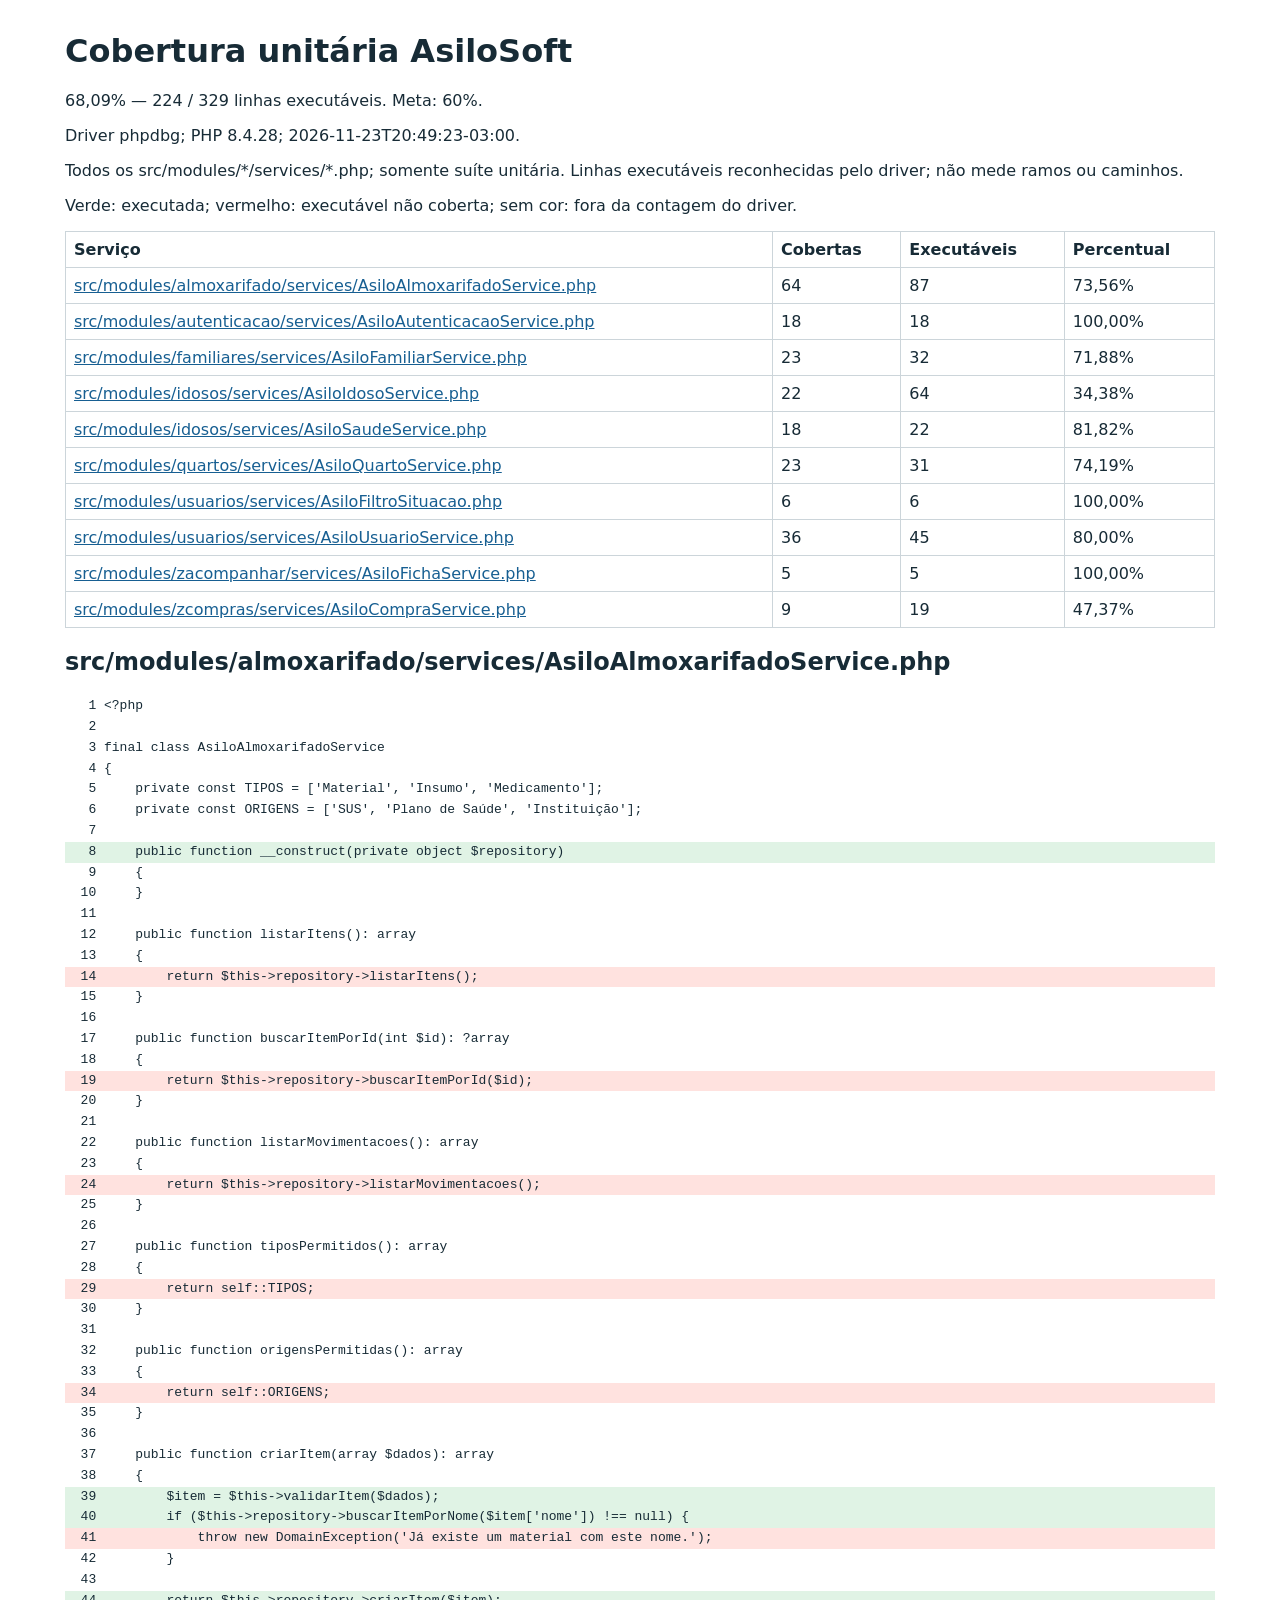
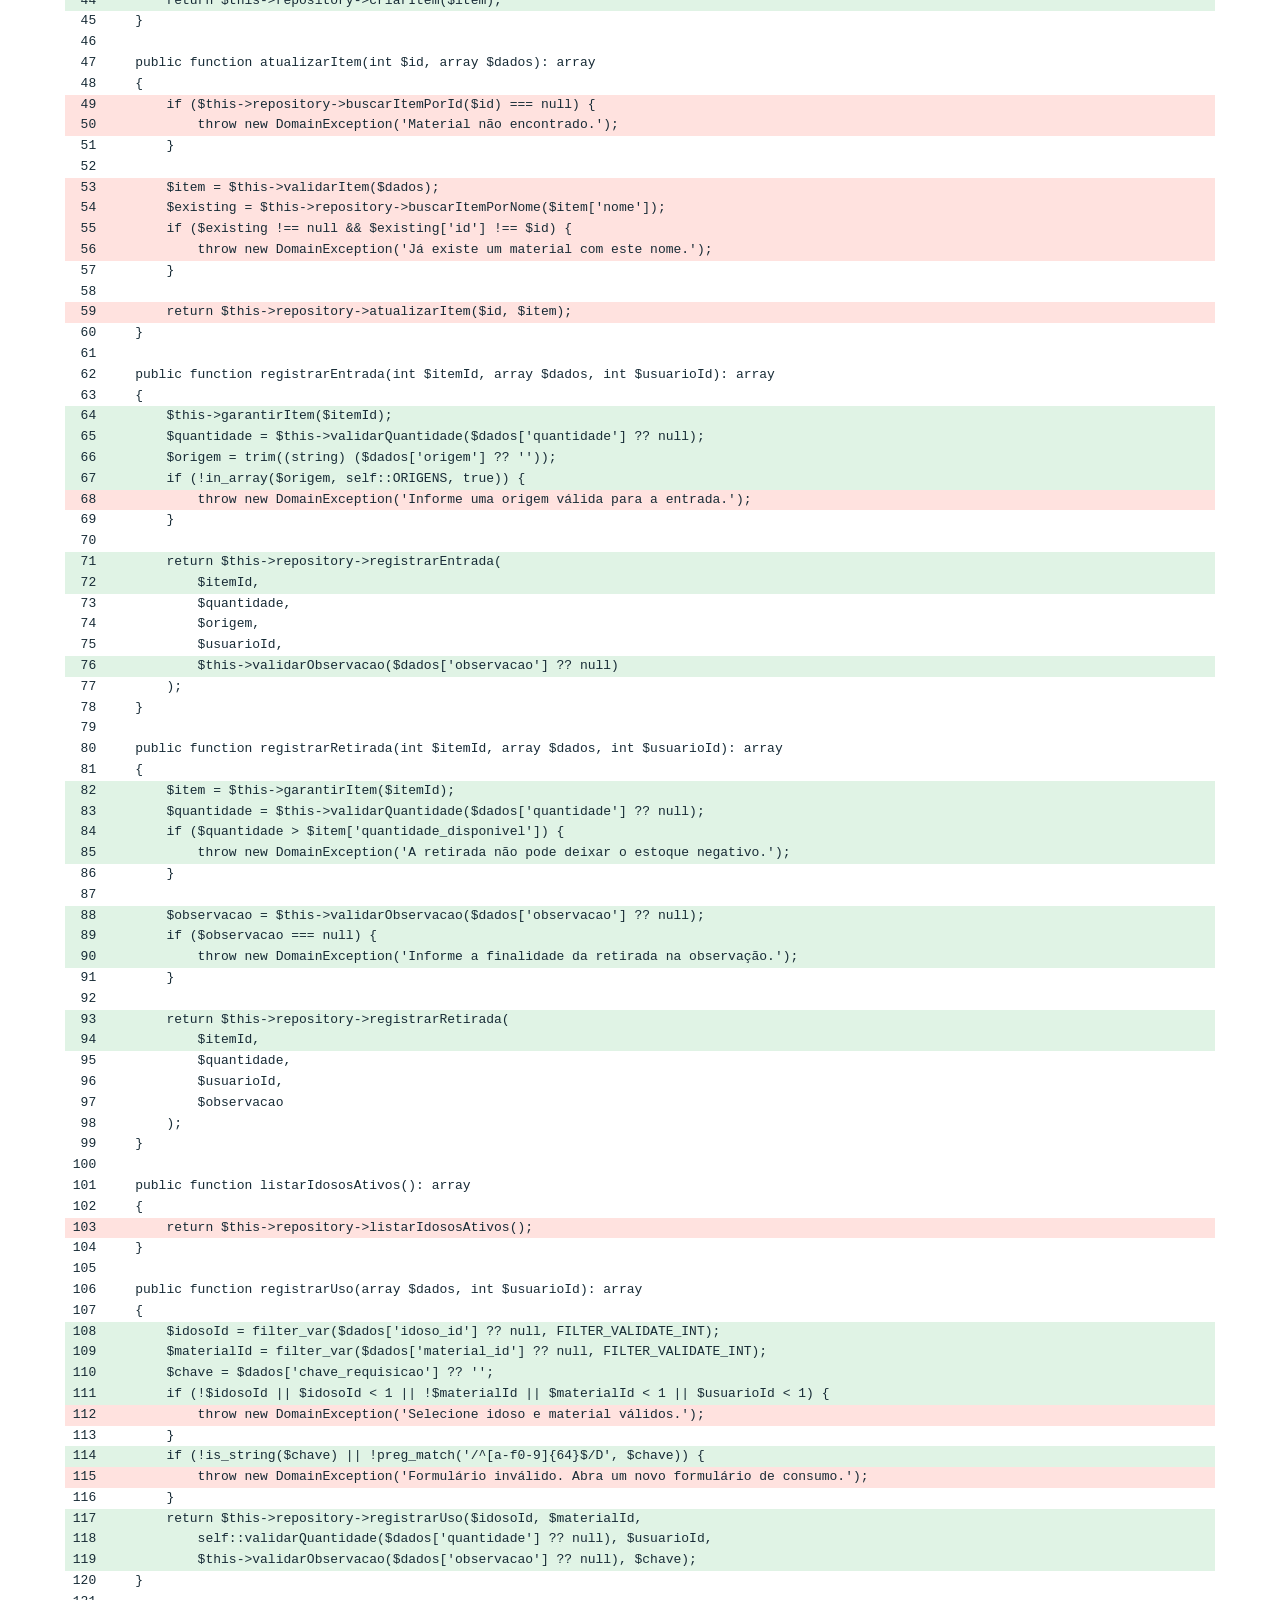
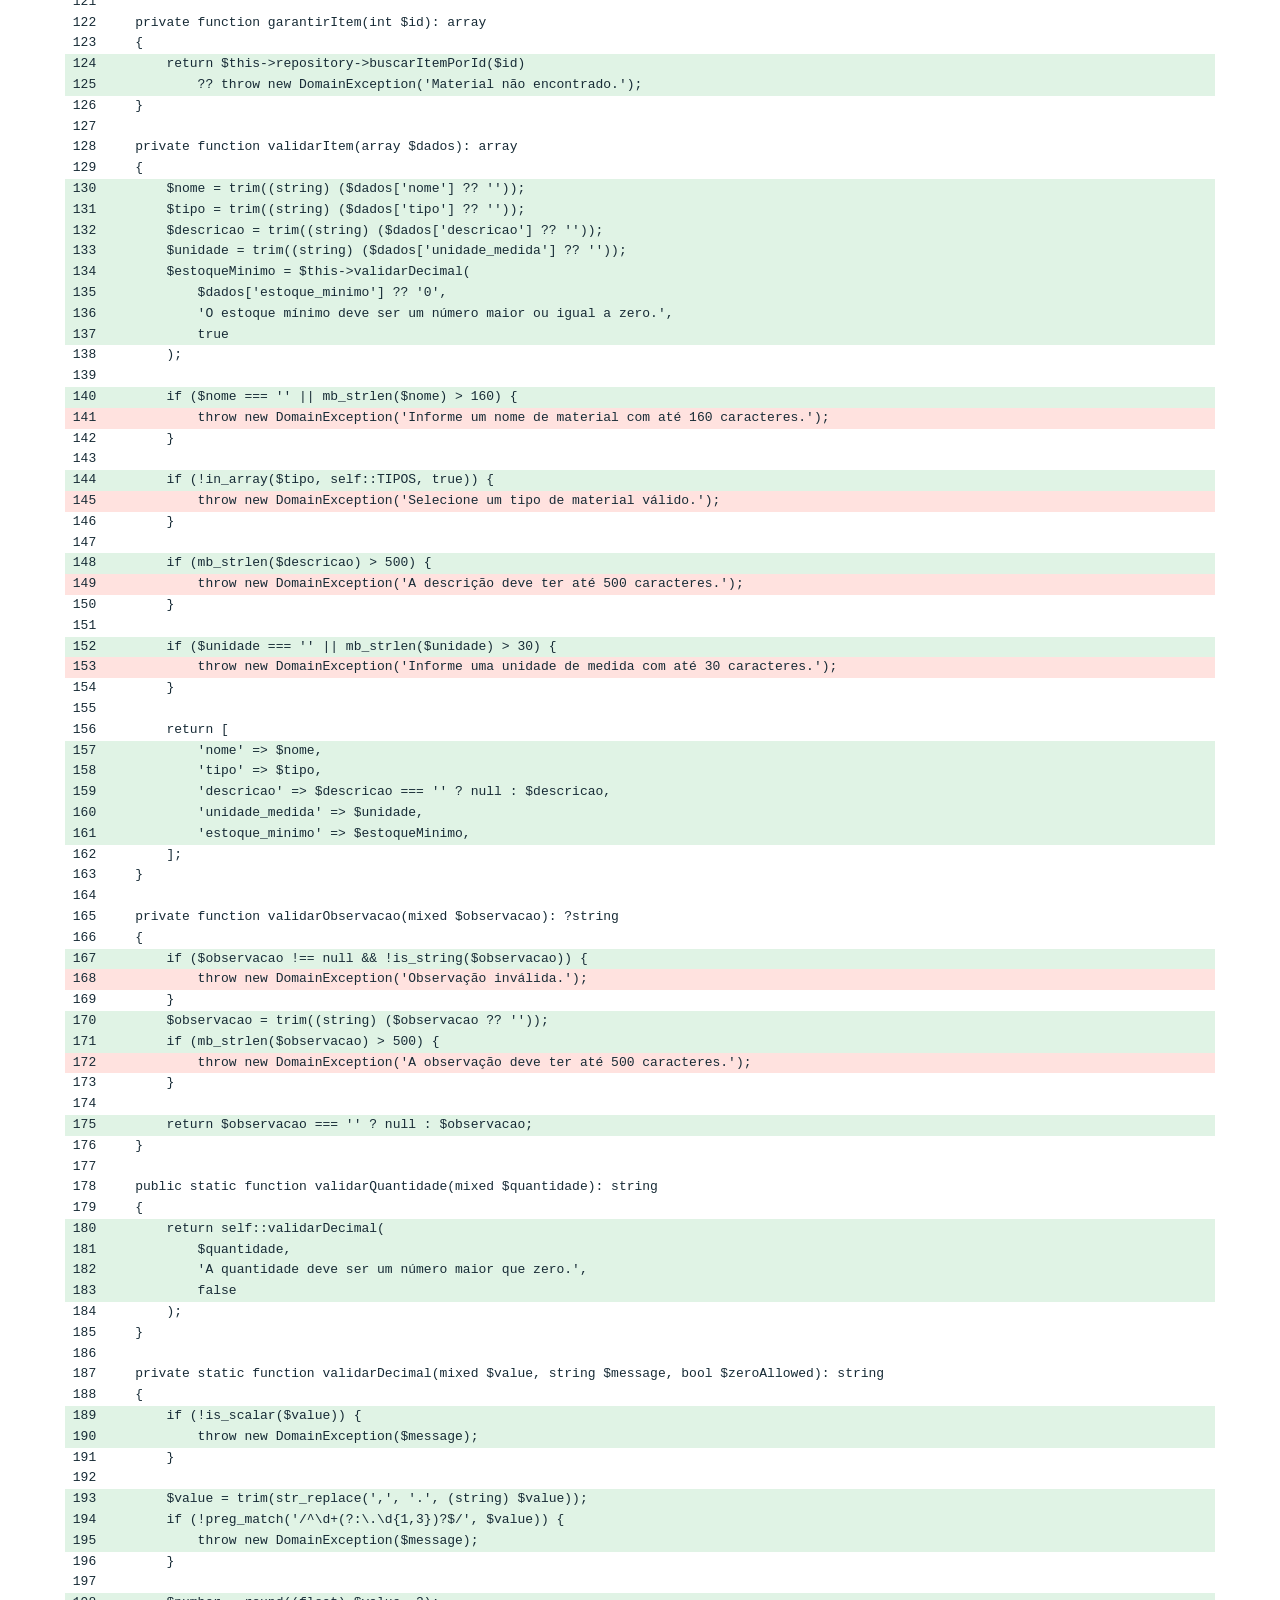
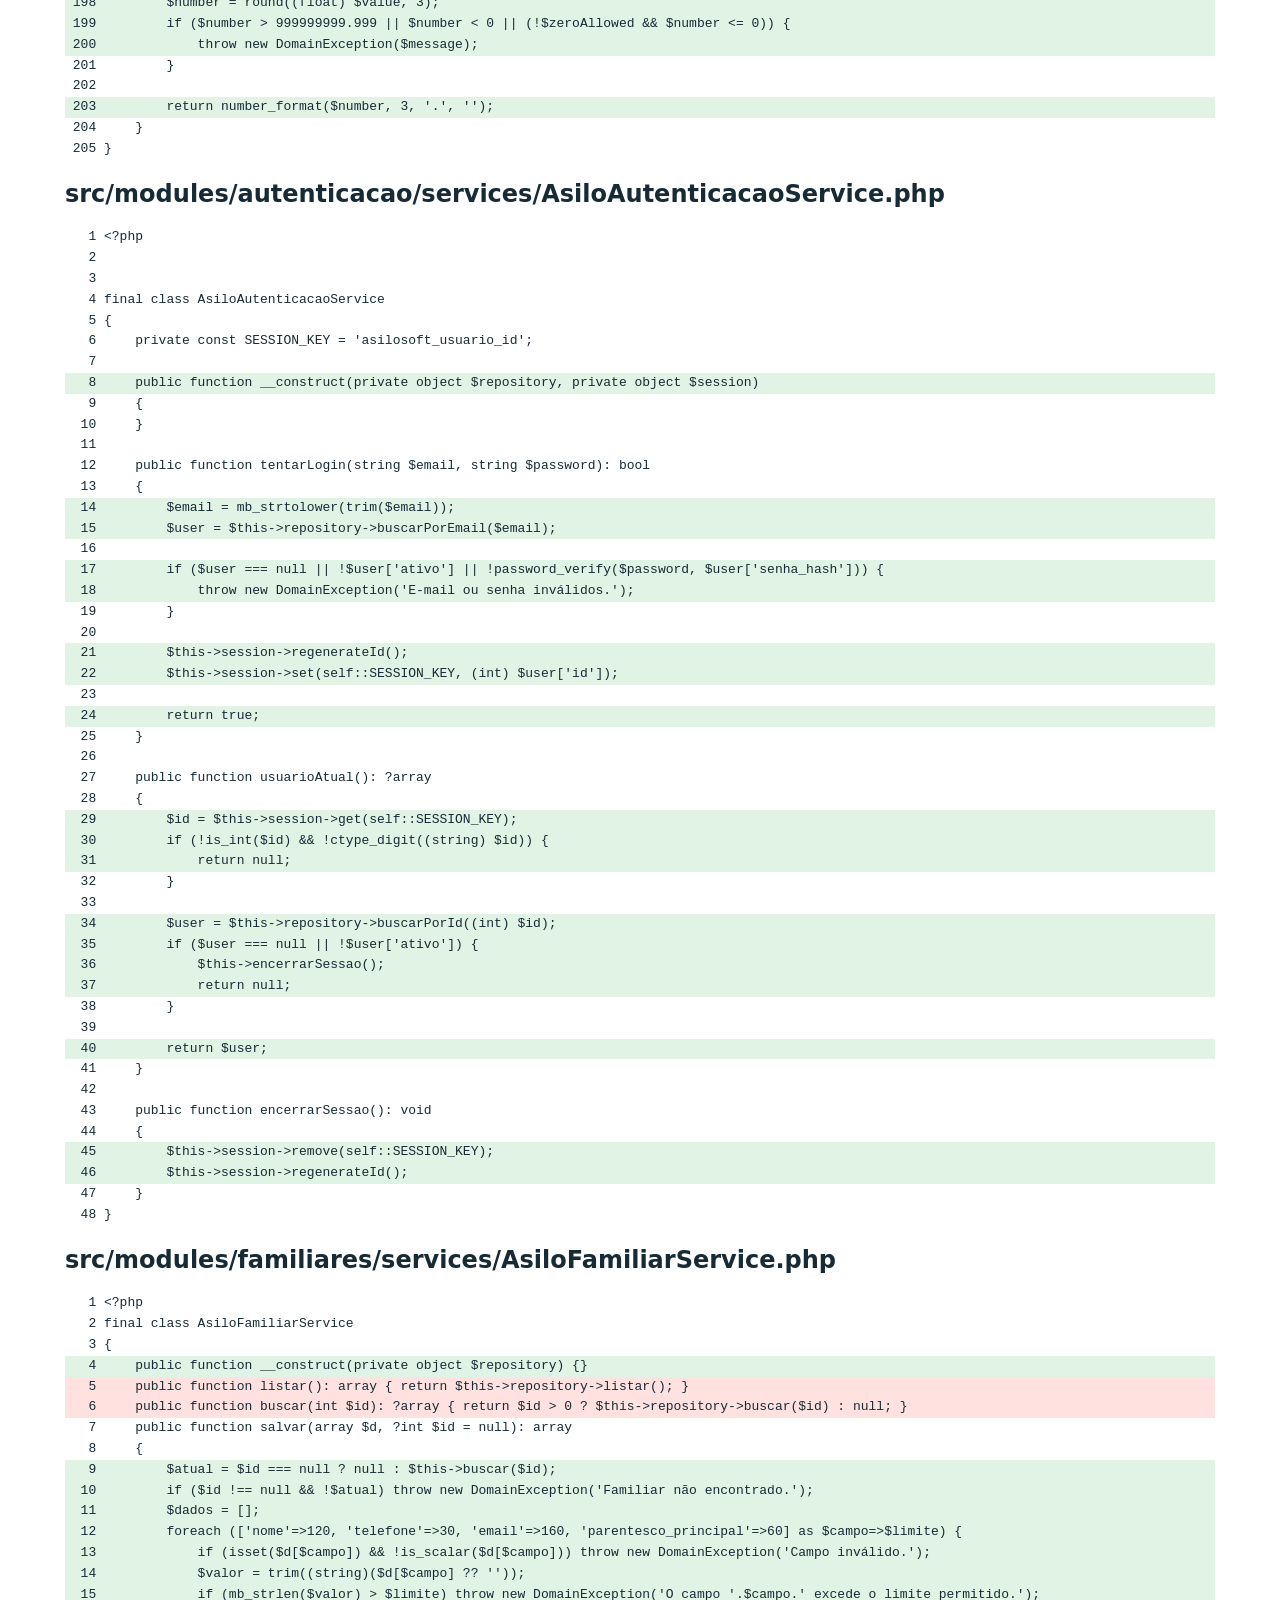
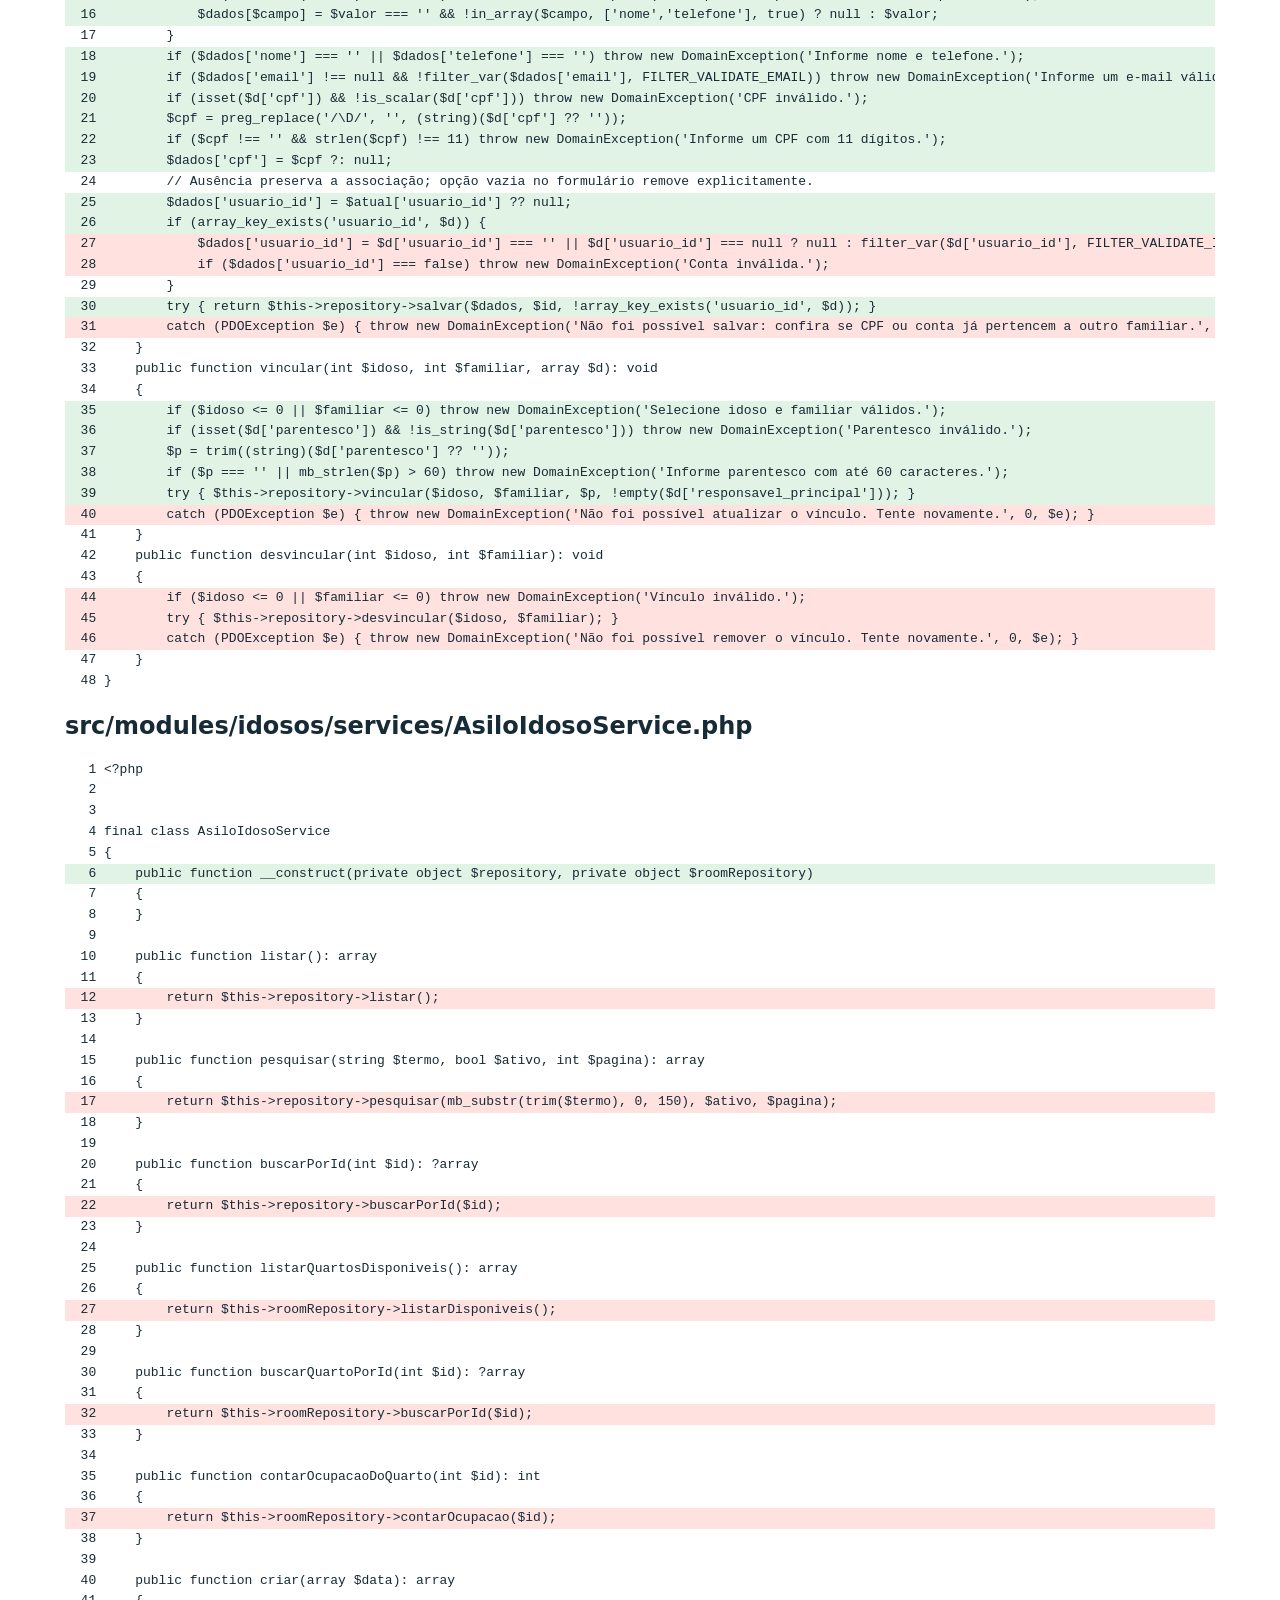
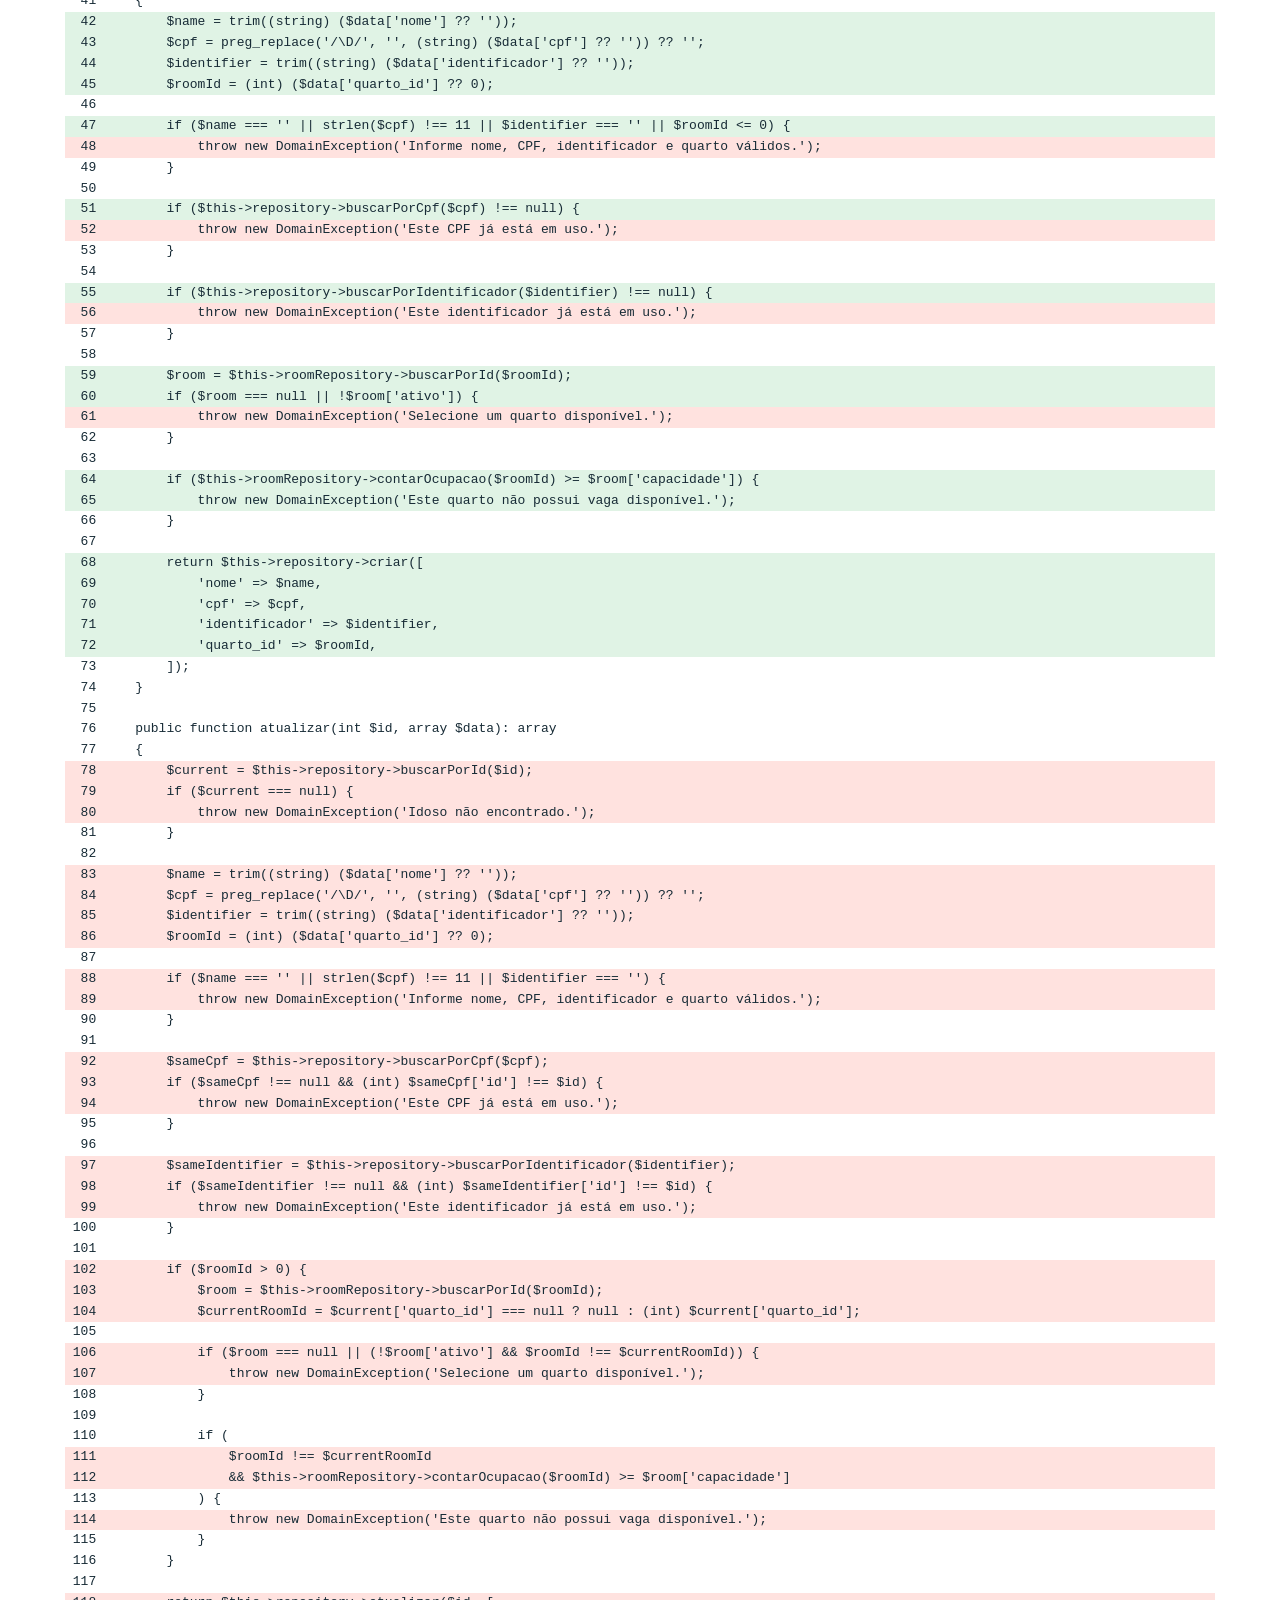
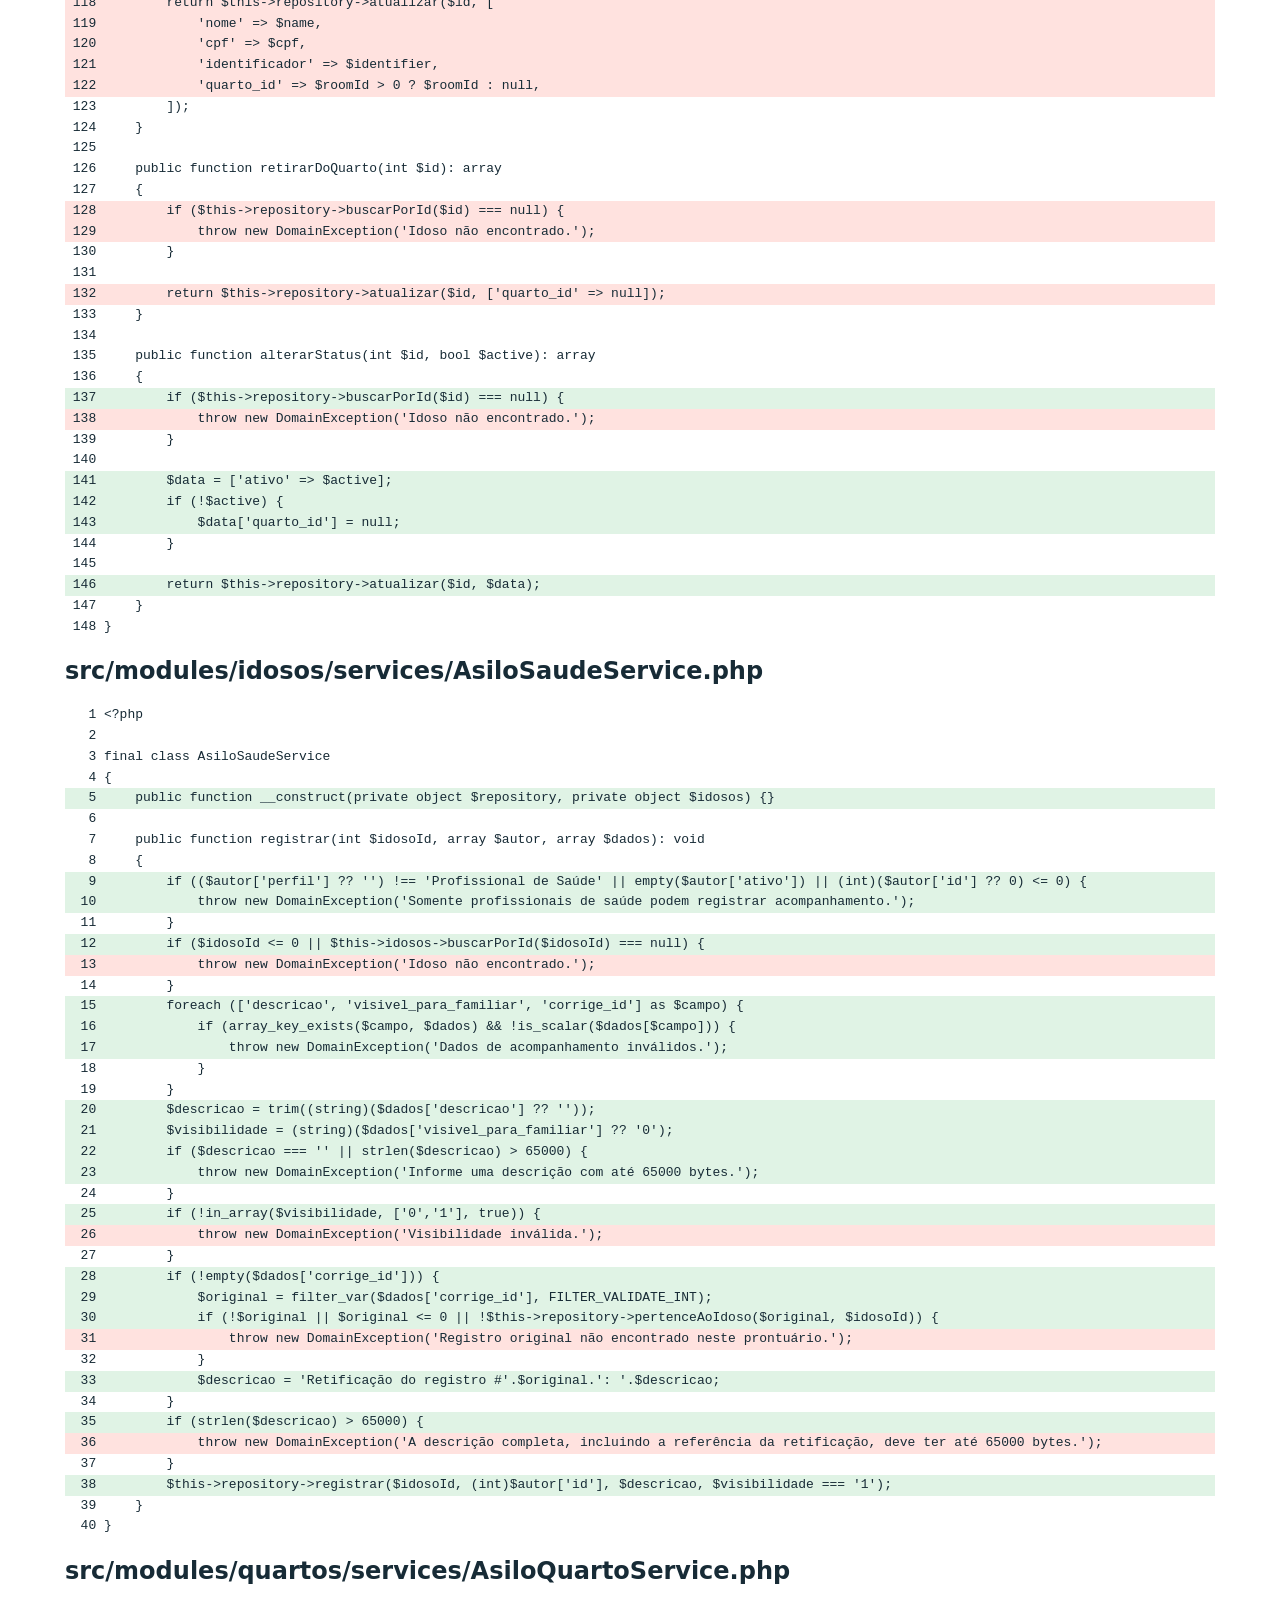
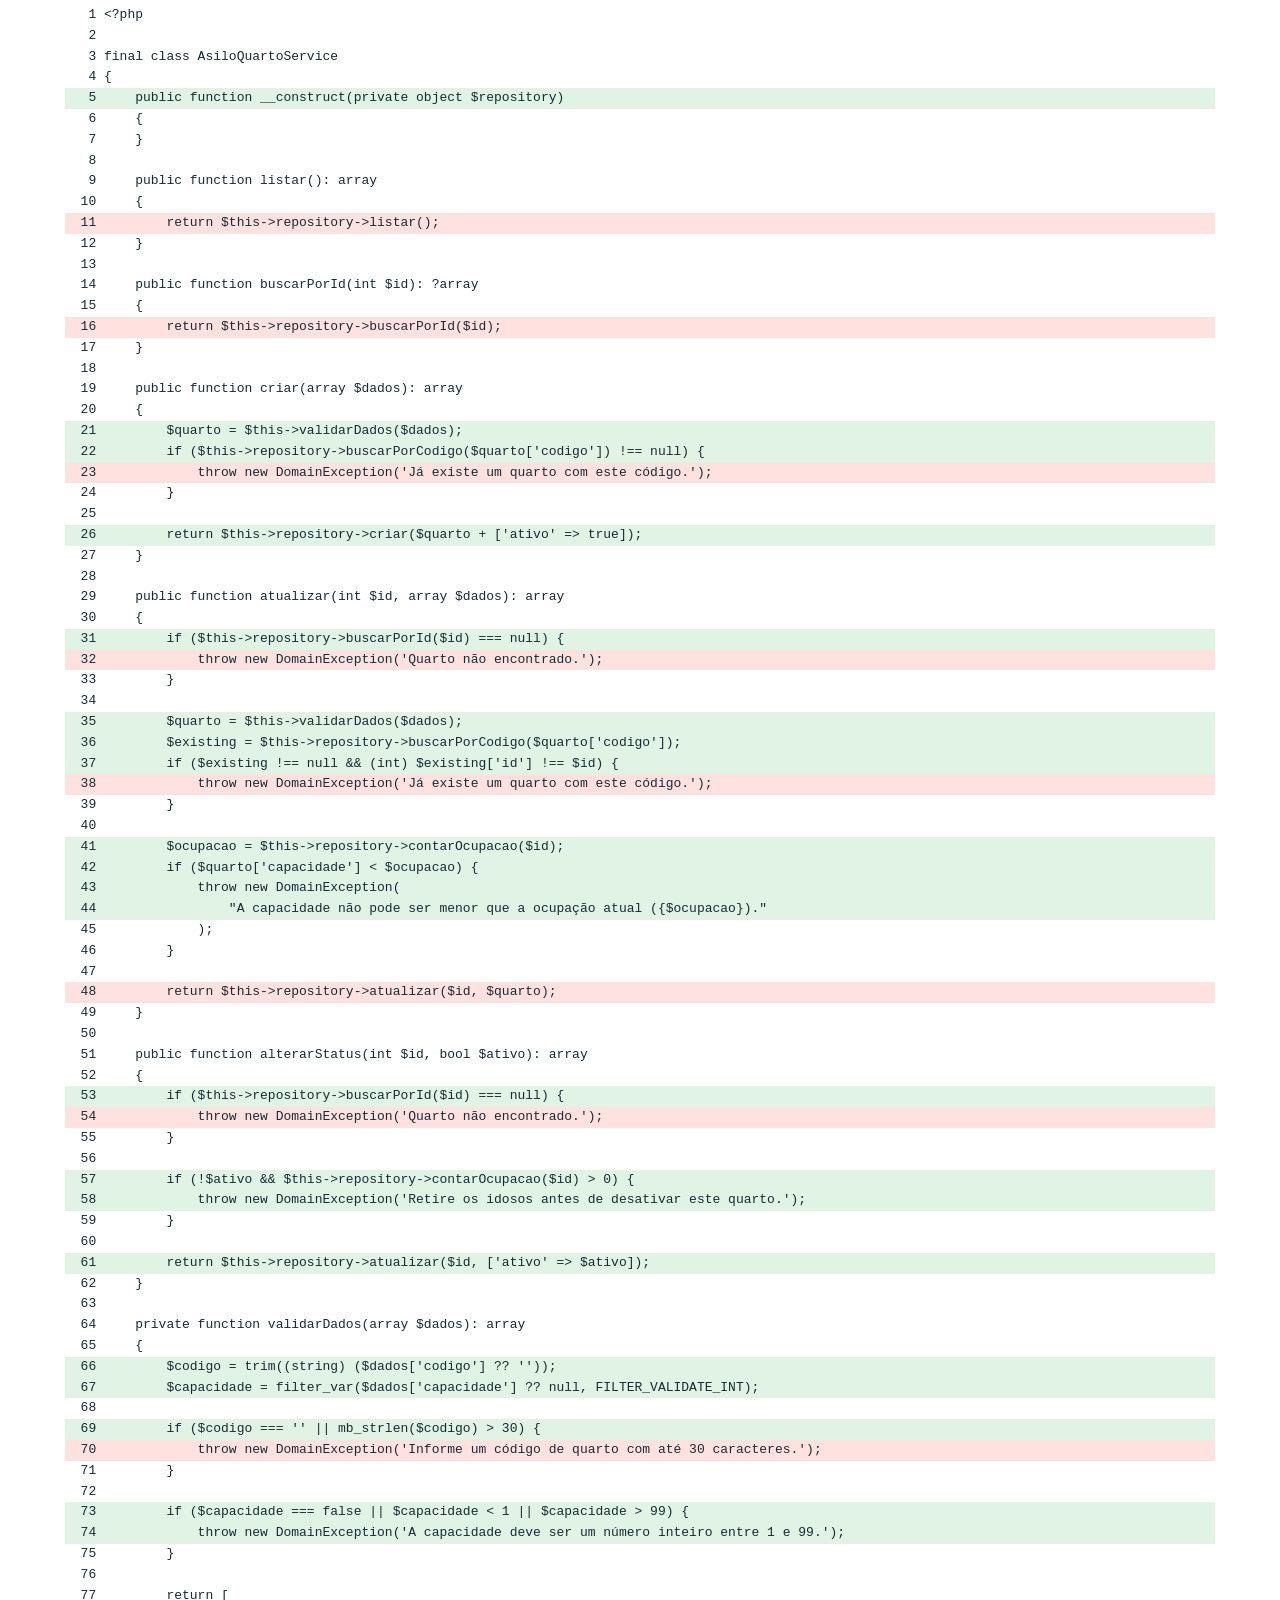
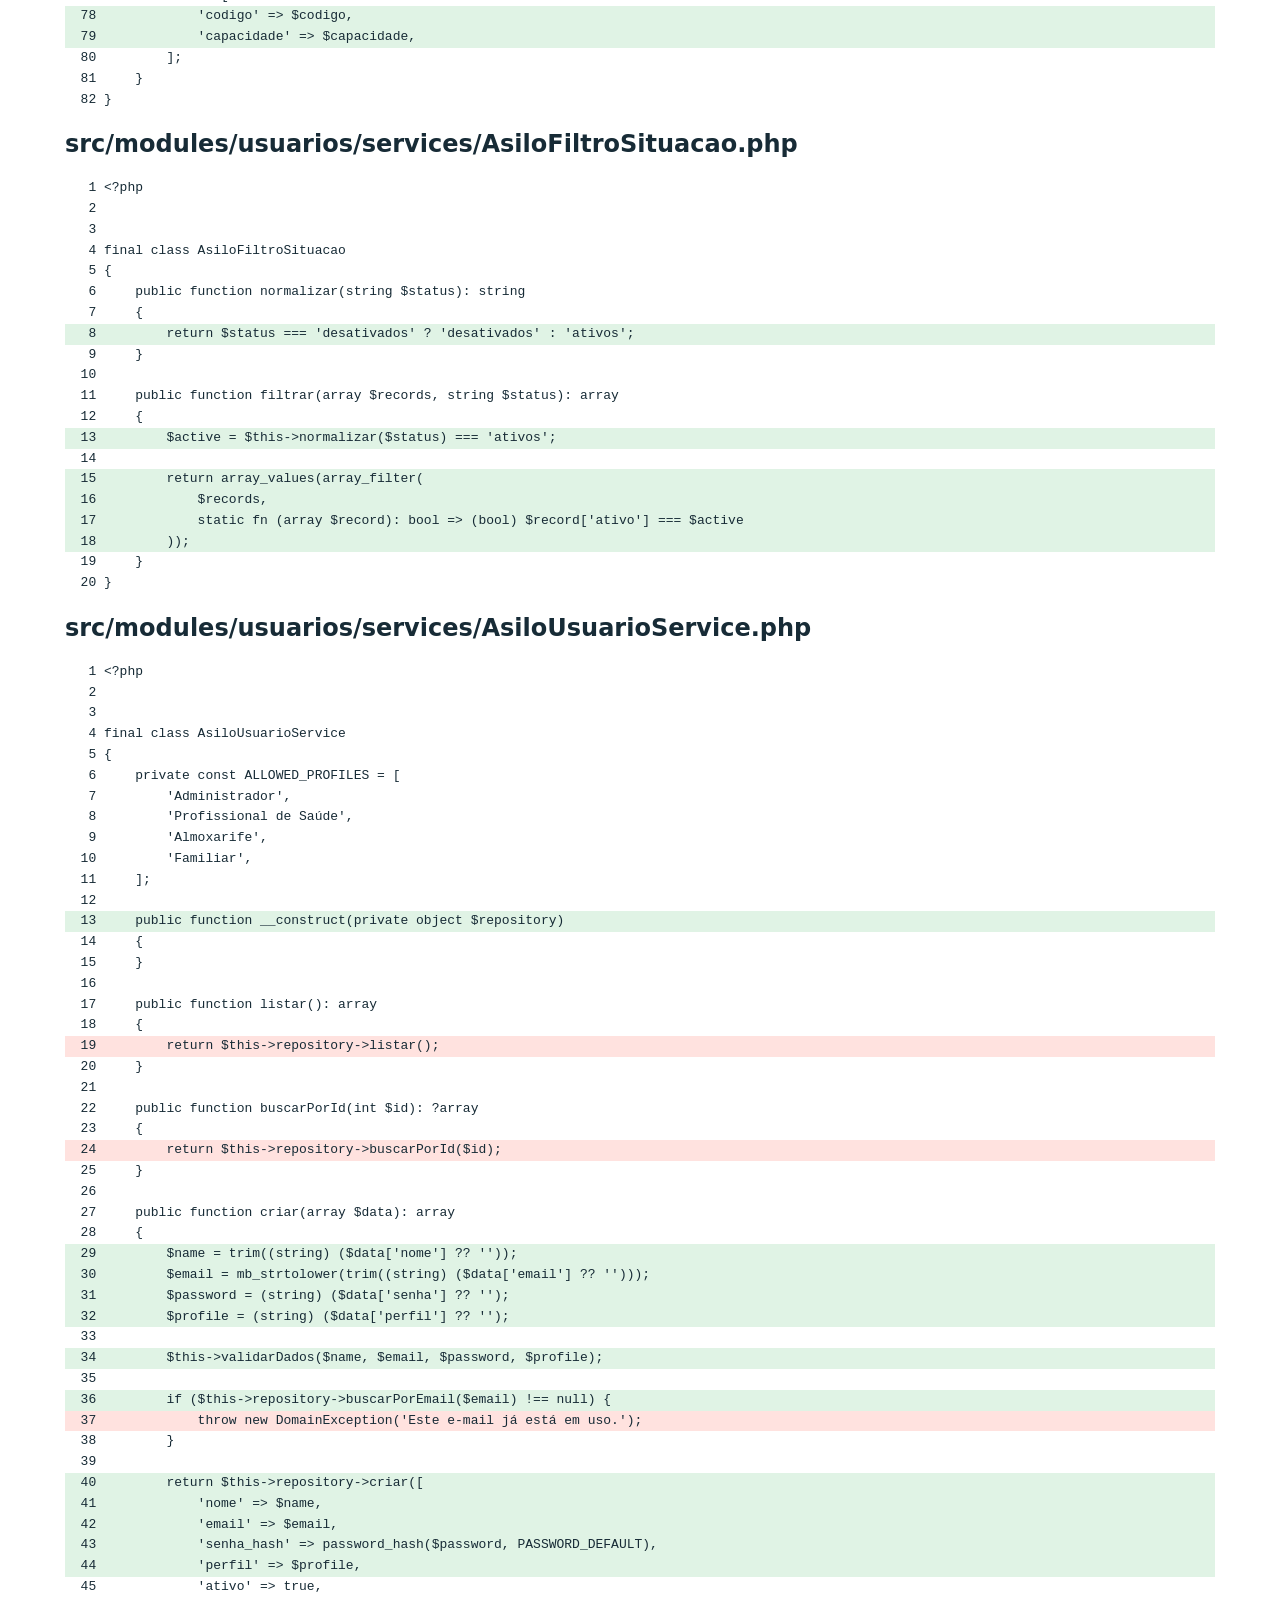
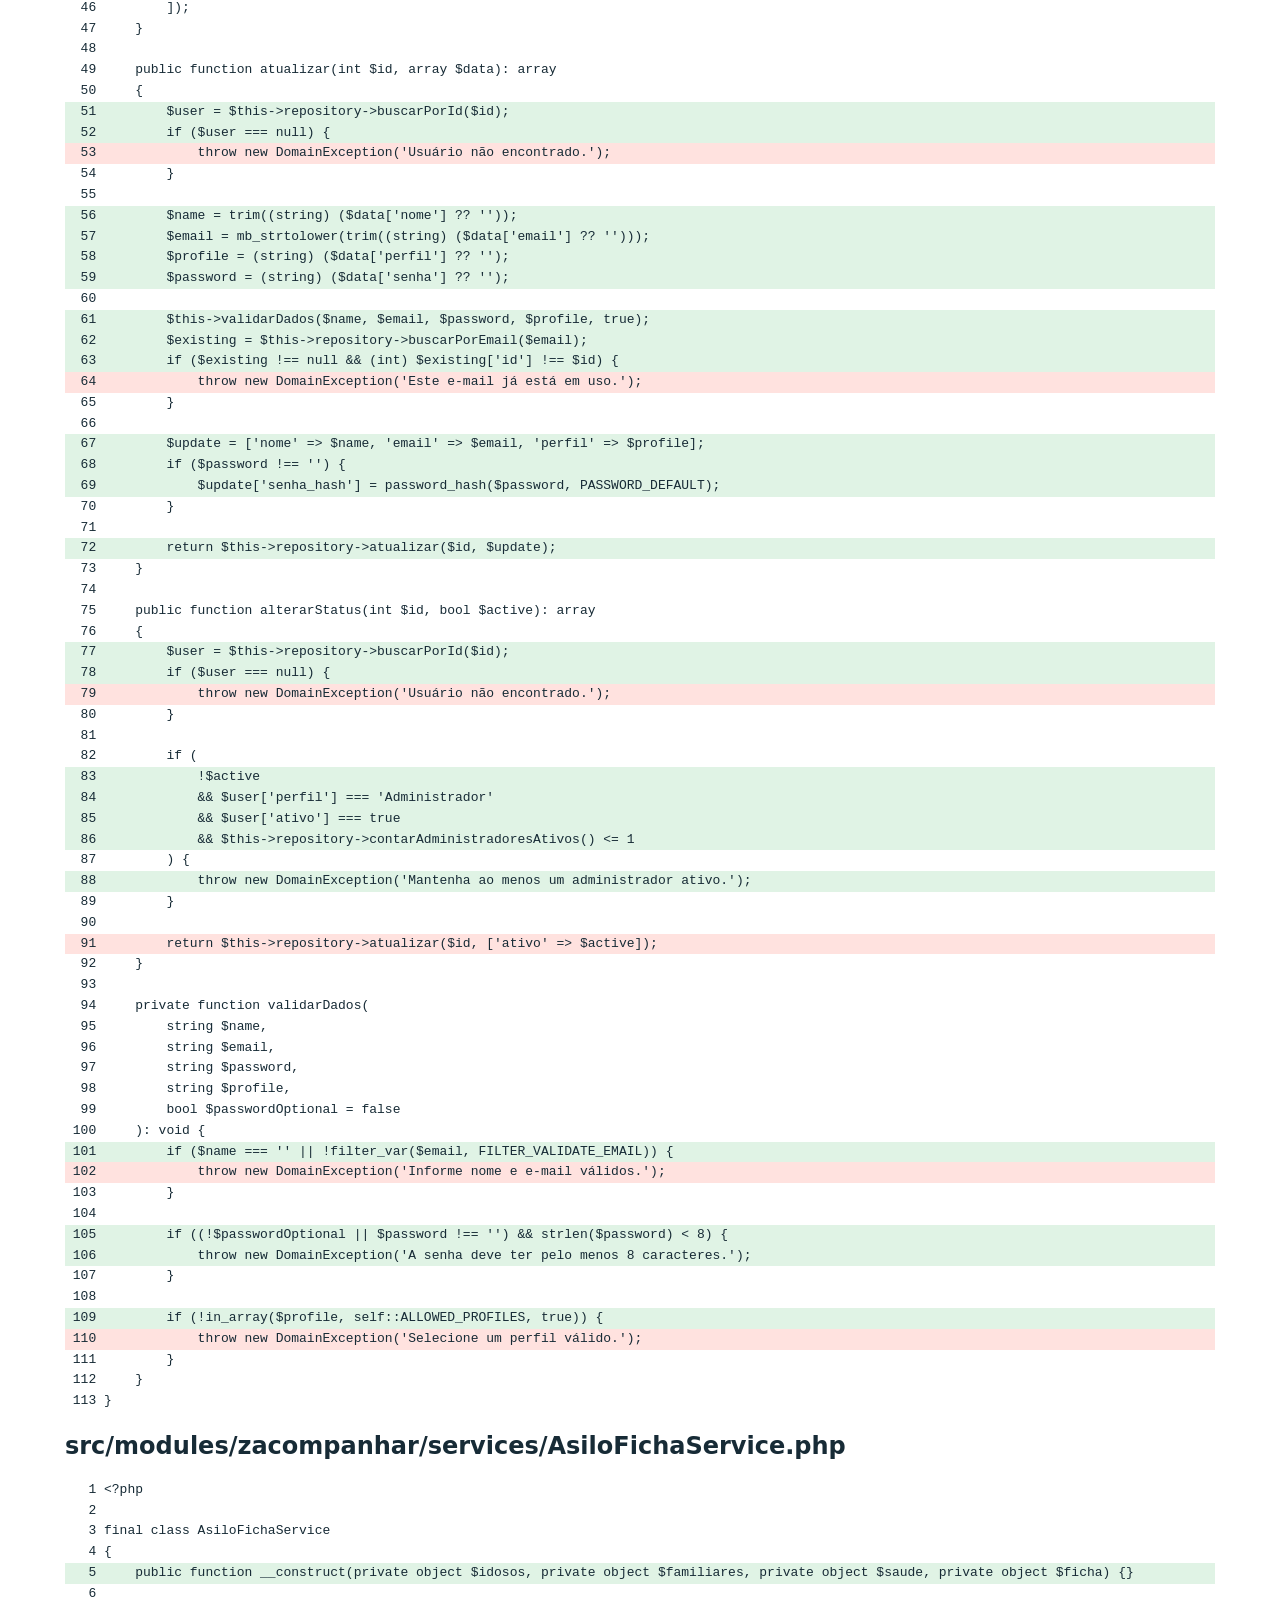
<file: docs/testes/evidencias/cobertura_20261123T204921_5/cobertura.html>
<!doctype html><html lang="pt-BR"><meta charset="utf-8"><meta name="viewport" content="width=device-width"><title>Cobertura unitária AsiloSoft</title><style>body{font:16px system-ui;margin:32px auto;padding:0 20px;max-width:1150px;color:#172b36}table{border-collapse:collapse;width:100%}td,th{border:1px solid #ccd5da;padding:8px;text-align:left}.hit{background:#e0f3e5}.miss{background:#ffe2df}pre{overflow:auto;font-size:13px;line-height:1.6}pre span{display:block;min-width:max-content}a{color:#175f92}</style><h1>Cobertura unitária AsiloSoft</h1><p>68,09% — 224 / 329 linhas executáveis. Meta: 60%.</p><p>Driver phpdbg; PHP 8.4.28; 2026-11-23T20:49:23-03:00.</p><p>Todos os src/modules/*/services/*.php; somente suíte unitária. Linhas executáveis reconhecidas pelo driver; não mede ramos ou caminhos.</p><p>Verde: executada; vermelho: executável não coberta; sem cor: fora da contagem do driver.</p><table><tr><th>Serviço</th><th>Cobertas</th><th>Executáveis</th><th>Percentual</th></tr><tr><td><a href="#f5adcac5c7e3eb45471d83fb11f6ec1fc07b261887c2e1dc3dbf4f89ba8ac5066">src/modules/almoxarifado/services/AsiloAlmoxarifadoService.php</a></td><td>64</td><td>87</td><td>73,56%</td></tr><tr><td><a href="#f948b1bbf107bc6b03c37dc7dea8c898be7c154da6602d0594bd6f8904ba3608f">src/modules/autenticacao/services/AsiloAutenticacaoService.php</a></td><td>18</td><td>18</td><td>100,00%</td></tr><tr><td><a href="#fe474f20c165d34708d11f0dd4863af06f87e4b77439558e04d292c8ba15ca87d">src/modules/familiares/services/AsiloFamiliarService.php</a></td><td>23</td><td>32</td><td>71,88%</td></tr><tr><td><a href="#f7a935bf14b3864a772893eb5a98237c4748d2d544df280e24760a4b8bd29e827">src/modules/idosos/services/AsiloIdosoService.php</a></td><td>22</td><td>64</td><td>34,38%</td></tr><tr><td><a href="#f4befeda586a4727c73f491bab8f0d318c0dc51c003d4d8ce79756bbb2390e2a1">src/modules/idosos/services/AsiloSaudeService.php</a></td><td>18</td><td>22</td><td>81,82%</td></tr><tr><td><a href="#f62005e6d212ff01cb59365217027493378c98b732cf14daeed3499b090e0372d">src/modules/quartos/services/AsiloQuartoService.php</a></td><td>23</td><td>31</td><td>74,19%</td></tr><tr><td><a href="#fbec92a9e0db7564c0805daec25c965c418256343210251534dba02eb122b790a">src/modules/usuarios/services/AsiloFiltroSituacao.php</a></td><td>6</td><td>6</td><td>100,00%</td></tr><tr><td><a href="#feaef8c1815fadfc8ab1b56ac0458fd9ffb6b95db26bec63327b0df6c84d9320a">src/modules/usuarios/services/AsiloUsuarioService.php</a></td><td>36</td><td>45</td><td>80,00%</td></tr><tr><td><a href="#f3b1dbef9285b22831a9a19c89709d86b3fa464e1c1cb502b0b9daa5cefde5fa2">src/modules/zacompanhar/services/AsiloFichaService.php</a></td><td>5</td><td>5</td><td>100,00%</td></tr><tr><td><a href="#f5037bde5985d8be23ef3e53675e0e29fc1ff8e3a8bf0a372d02eaac271b00c21">src/modules/zcompras/services/AsiloCompraService.php</a></td><td>9</td><td>19</td><td>47,37%</td></tr></table><h2 id="f5adcac5c7e3eb45471d83fb11f6ec1fc07b261887c2e1dc3dbf4f89ba8ac5066">src/modules/almoxarifado/services/AsiloAlmoxarifadoService.php</h2><pre><span class="">   1 &lt;?php</span><span class="">   2 </span><span class="">   3 final class AsiloAlmoxarifadoService</span><span class="">   4 {</span><span class="">   5     private const TIPOS = [&#039;Material&#039;, &#039;Insumo&#039;, &#039;Medicamento&#039;];</span><span class="">   6     private const ORIGENS = [&#039;SUS&#039;, &#039;Plano de Saúde&#039;, &#039;Instituição&#039;];</span><span class="">   7 </span><span class="hit">   8     public function __construct(private object $repository)</span><span class="">   9     {</span><span class="">  10     }</span><span class="">  11 </span><span class="">  12     public function listarItens(): array</span><span class="">  13     {</span><span class="miss">  14         return $this-&gt;repository-&gt;listarItens();</span><span class="">  15     }</span><span class="">  16 </span><span class="">  17     public function buscarItemPorId(int $id): ?array</span><span class="">  18     {</span><span class="miss">  19         return $this-&gt;repository-&gt;buscarItemPorId($id);</span><span class="">  20     }</span><span class="">  21 </span><span class="">  22     public function listarMovimentacoes(): array</span><span class="">  23     {</span><span class="miss">  24         return $this-&gt;repository-&gt;listarMovimentacoes();</span><span class="">  25     }</span><span class="">  26 </span><span class="">  27     public function tiposPermitidos(): array</span><span class="">  28     {</span><span class="miss">  29         return self::TIPOS;</span><span class="">  30     }</span><span class="">  31 </span><span class="">  32     public function origensPermitidas(): array</span><span class="">  33     {</span><span class="miss">  34         return self::ORIGENS;</span><span class="">  35     }</span><span class="">  36 </span><span class="">  37     public function criarItem(array $dados): array</span><span class="">  38     {</span><span class="hit">  39         $item = $this-&gt;validarItem($dados);</span><span class="hit">  40         if ($this-&gt;repository-&gt;buscarItemPorNome($item[&#039;nome&#039;]) !== null) {</span><span class="miss">  41             throw new DomainException(&#039;Já existe um material com este nome.&#039;);</span><span class="">  42         }</span><span class="">  43 </span><span class="hit">  44         return $this-&gt;repository-&gt;criarItem($item);</span><span class="">  45     }</span><span class="">  46 </span><span class="">  47     public function atualizarItem(int $id, array $dados): array</span><span class="">  48     {</span><span class="miss">  49         if ($this-&gt;repository-&gt;buscarItemPorId($id) === null) {</span><span class="miss">  50             throw new DomainException(&#039;Material não encontrado.&#039;);</span><span class="">  51         }</span><span class="">  52 </span><span class="miss">  53         $item = $this-&gt;validarItem($dados);</span><span class="miss">  54         $existing = $this-&gt;repository-&gt;buscarItemPorNome($item[&#039;nome&#039;]);</span><span class="miss">  55         if ($existing !== null &amp;&amp; $existing[&#039;id&#039;] !== $id) {</span><span class="miss">  56             throw new DomainException(&#039;Já existe um material com este nome.&#039;);</span><span class="">  57         }</span><span class="">  58 </span><span class="miss">  59         return $this-&gt;repository-&gt;atualizarItem($id, $item);</span><span class="">  60     }</span><span class="">  61 </span><span class="">  62     public function registrarEntrada(int $itemId, array $dados, int $usuarioId): array</span><span class="">  63     {</span><span class="hit">  64         $this-&gt;garantirItem($itemId);</span><span class="hit">  65         $quantidade = $this-&gt;validarQuantidade($dados[&#039;quantidade&#039;] ?? null);</span><span class="hit">  66         $origem = trim((string) ($dados[&#039;origem&#039;] ?? &#039;&#039;));</span><span class="hit">  67         if (!in_array($origem, self::ORIGENS, true)) {</span><span class="miss">  68             throw new DomainException(&#039;Informe uma origem válida para a entrada.&#039;);</span><span class="">  69         }</span><span class="">  70 </span><span class="hit">  71         return $this-&gt;repository-&gt;registrarEntrada(</span><span class="hit">  72             $itemId,</span><span class="">  73             $quantidade,</span><span class="">  74             $origem,</span><span class="">  75             $usuarioId,</span><span class="hit">  76             $this-&gt;validarObservacao($dados[&#039;observacao&#039;] ?? null)</span><span class="">  77         );</span><span class="">  78     }</span><span class="">  79 </span><span class="">  80     public function registrarRetirada(int $itemId, array $dados, int $usuarioId): array</span><span class="">  81     {</span><span class="hit">  82         $item = $this-&gt;garantirItem($itemId);</span><span class="hit">  83         $quantidade = $this-&gt;validarQuantidade($dados[&#039;quantidade&#039;] ?? null);</span><span class="hit">  84         if ($quantidade &gt; $item[&#039;quantidade_disponivel&#039;]) {</span><span class="hit">  85             throw new DomainException(&#039;A retirada não pode deixar o estoque negativo.&#039;);</span><span class="">  86         }</span><span class="">  87 </span><span class="hit">  88         $observacao = $this-&gt;validarObservacao($dados[&#039;observacao&#039;] ?? null);</span><span class="hit">  89         if ($observacao === null) {</span><span class="hit">  90             throw new DomainException(&#039;Informe a finalidade da retirada na observação.&#039;);</span><span class="">  91         }</span><span class="">  92 </span><span class="hit">  93         return $this-&gt;repository-&gt;registrarRetirada(</span><span class="hit">  94             $itemId,</span><span class="">  95             $quantidade,</span><span class="">  96             $usuarioId,</span><span class="">  97             $observacao</span><span class="">  98         );</span><span class="">  99     }</span><span class=""> 100 </span><span class=""> 101     public function listarIdososAtivos(): array</span><span class=""> 102     {</span><span class="miss"> 103         return $this-&gt;repository-&gt;listarIdososAtivos();</span><span class=""> 104     }</span><span class=""> 105 </span><span class=""> 106     public function registrarUso(array $dados, int $usuarioId): array</span><span class=""> 107     {</span><span class="hit"> 108         $idosoId = filter_var($dados[&#039;idoso_id&#039;] ?? null, FILTER_VALIDATE_INT);</span><span class="hit"> 109         $materialId = filter_var($dados[&#039;material_id&#039;] ?? null, FILTER_VALIDATE_INT);</span><span class="hit"> 110         $chave = $dados[&#039;chave_requisicao&#039;] ?? &#039;&#039;;</span><span class="hit"> 111         if (!$idosoId || $idosoId &lt; 1 || !$materialId || $materialId &lt; 1 || $usuarioId &lt; 1) {</span><span class="miss"> 112             throw new DomainException(&#039;Selecione idoso e material válidos.&#039;);</span><span class=""> 113         }</span><span class="hit"> 114         if (!is_string($chave) || !preg_match(&#039;/^[a-f0-9]{64}$/D&#039;, $chave)) {</span><span class="miss"> 115             throw new DomainException(&#039;Formulário inválido. Abra um novo formulário de consumo.&#039;);</span><span class=""> 116         }</span><span class="hit"> 117         return $this-&gt;repository-&gt;registrarUso($idosoId, $materialId,</span><span class="hit"> 118             self::validarQuantidade($dados[&#039;quantidade&#039;] ?? null), $usuarioId,</span><span class="hit"> 119             $this-&gt;validarObservacao($dados[&#039;observacao&#039;] ?? null), $chave);</span><span class=""> 120     }</span><span class=""> 121 </span><span class=""> 122     private function garantirItem(int $id): array</span><span class=""> 123     {</span><span class="hit"> 124         return $this-&gt;repository-&gt;buscarItemPorId($id)</span><span class="hit"> 125             ?? throw new DomainException(&#039;Material não encontrado.&#039;);</span><span class=""> 126     }</span><span class=""> 127 </span><span class=""> 128     private function validarItem(array $dados): array</span><span class=""> 129     {</span><span class="hit"> 130         $nome = trim((string) ($dados[&#039;nome&#039;] ?? &#039;&#039;));</span><span class="hit"> 131         $tipo = trim((string) ($dados[&#039;tipo&#039;] ?? &#039;&#039;));</span><span class="hit"> 132         $descricao = trim((string) ($dados[&#039;descricao&#039;] ?? &#039;&#039;));</span><span class="hit"> 133         $unidade = trim((string) ($dados[&#039;unidade_medida&#039;] ?? &#039;&#039;));</span><span class="hit"> 134         $estoqueMinimo = $this-&gt;validarDecimal(</span><span class="hit"> 135             $dados[&#039;estoque_minimo&#039;] ?? &#039;0&#039;,</span><span class="hit"> 136             &#039;O estoque mínimo deve ser um número maior ou igual a zero.&#039;,</span><span class="hit"> 137             true</span><span class=""> 138         );</span><span class=""> 139 </span><span class="hit"> 140         if ($nome === &#039;&#039; || mb_strlen($nome) &gt; 160) {</span><span class="miss"> 141             throw new DomainException(&#039;Informe um nome de material com até 160 caracteres.&#039;);</span><span class=""> 142         }</span><span class=""> 143 </span><span class="hit"> 144         if (!in_array($tipo, self::TIPOS, true)) {</span><span class="miss"> 145             throw new DomainException(&#039;Selecione um tipo de material válido.&#039;);</span><span class=""> 146         }</span><span class=""> 147 </span><span class="hit"> 148         if (mb_strlen($descricao) &gt; 500) {</span><span class="miss"> 149             throw new DomainException(&#039;A descrição deve ter até 500 caracteres.&#039;);</span><span class=""> 150         }</span><span class=""> 151 </span><span class="hit"> 152         if ($unidade === &#039;&#039; || mb_strlen($unidade) &gt; 30) {</span><span class="miss"> 153             throw new DomainException(&#039;Informe uma unidade de medida com até 30 caracteres.&#039;);</span><span class=""> 154         }</span><span class=""> 155 </span><span class=""> 156         return [</span><span class="hit"> 157             &#039;nome&#039; =&gt; $nome,</span><span class="hit"> 158             &#039;tipo&#039; =&gt; $tipo,</span><span class="hit"> 159             &#039;descricao&#039; =&gt; $descricao === &#039;&#039; ? null : $descricao,</span><span class="hit"> 160             &#039;unidade_medida&#039; =&gt; $unidade,</span><span class="hit"> 161             &#039;estoque_minimo&#039; =&gt; $estoqueMinimo,</span><span class=""> 162         ];</span><span class=""> 163     }</span><span class=""> 164 </span><span class=""> 165     private function validarObservacao(mixed $observacao): ?string</span><span class=""> 166     {</span><span class="hit"> 167         if ($observacao !== null &amp;&amp; !is_string($observacao)) {</span><span class="miss"> 168             throw new DomainException(&#039;Observação inválida.&#039;);</span><span class=""> 169         }</span><span class="hit"> 170         $observacao = trim((string) ($observacao ?? &#039;&#039;));</span><span class="hit"> 171         if (mb_strlen($observacao) &gt; 500) {</span><span class="miss"> 172             throw new DomainException(&#039;A observação deve ter até 500 caracteres.&#039;);</span><span class=""> 173         }</span><span class=""> 174 </span><span class="hit"> 175         return $observacao === &#039;&#039; ? null : $observacao;</span><span class=""> 176     }</span><span class=""> 177 </span><span class=""> 178     public static function validarQuantidade(mixed $quantidade): string</span><span class=""> 179     {</span><span class="hit"> 180         return self::validarDecimal(</span><span class="hit"> 181             $quantidade,</span><span class="hit"> 182             &#039;A quantidade deve ser um número maior que zero.&#039;,</span><span class="hit"> 183             false</span><span class=""> 184         );</span><span class=""> 185     }</span><span class=""> 186 </span><span class=""> 187     private static function validarDecimal(mixed $value, string $message, bool $zeroAllowed): string</span><span class=""> 188     {</span><span class="hit"> 189         if (!is_scalar($value)) {</span><span class="hit"> 190             throw new DomainException($message);</span><span class=""> 191         }</span><span class=""> 192 </span><span class="hit"> 193         $value = trim(str_replace(&#039;,&#039;, &#039;.&#039;, (string) $value));</span><span class="hit"> 194         if (!preg_match(&#039;/^\d+(?:\.\d{1,3})?$/&#039;, $value)) {</span><span class="hit"> 195             throw new DomainException($message);</span><span class=""> 196         }</span><span class=""> 197 </span><span class="hit"> 198         $number = round((float) $value, 3);</span><span class="hit"> 199         if ($number &gt; 999999999.999 || $number &lt; 0 || (!$zeroAllowed &amp;&amp; $number &lt;= 0)) {</span><span class="hit"> 200             throw new DomainException($message);</span><span class=""> 201         }</span><span class=""> 202 </span><span class="hit"> 203         return number_format($number, 3, &#039;.&#039;, &#039;&#039;);</span><span class=""> 204     }</span><span class=""> 205 }</span></pre><h2 id="f948b1bbf107bc6b03c37dc7dea8c898be7c154da6602d0594bd6f8904ba3608f">src/modules/autenticacao/services/AsiloAutenticacaoService.php</h2><pre><span class="">   1 &lt;?php</span><span class="">   2 </span><span class="">   3 </span><span class="">   4 final class AsiloAutenticacaoService</span><span class="">   5 {</span><span class="">   6     private const SESSION_KEY = &#039;asilosoft_usuario_id&#039;;</span><span class="">   7 </span><span class="hit">   8     public function __construct(private object $repository, private object $session)</span><span class="">   9     {</span><span class="">  10     }</span><span class="">  11 </span><span class="">  12     public function tentarLogin(string $email, string $password): bool</span><span class="">  13     {</span><span class="hit">  14         $email = mb_strtolower(trim($email));</span><span class="hit">  15         $user = $this-&gt;repository-&gt;buscarPorEmail($email);</span><span class="">  16 </span><span class="hit">  17         if ($user === null || !$user[&#039;ativo&#039;] || !password_verify($password, $user[&#039;senha_hash&#039;])) {</span><span class="hit">  18             throw new DomainException(&#039;E-mail ou senha inválidos.&#039;);</span><span class="">  19         }</span><span class="">  20 </span><span class="hit">  21         $this-&gt;session-&gt;regenerateId();</span><span class="hit">  22         $this-&gt;session-&gt;set(self::SESSION_KEY, (int) $user[&#039;id&#039;]);</span><span class="">  23 </span><span class="hit">  24         return true;</span><span class="">  25     }</span><span class="">  26 </span><span class="">  27     public function usuarioAtual(): ?array</span><span class="">  28     {</span><span class="hit">  29         $id = $this-&gt;session-&gt;get(self::SESSION_KEY);</span><span class="hit">  30         if (!is_int($id) &amp;&amp; !ctype_digit((string) $id)) {</span><span class="hit">  31             return null;</span><span class="">  32         }</span><span class="">  33 </span><span class="hit">  34         $user = $this-&gt;repository-&gt;buscarPorId((int) $id);</span><span class="hit">  35         if ($user === null || !$user[&#039;ativo&#039;]) {</span><span class="hit">  36             $this-&gt;encerrarSessao();</span><span class="hit">  37             return null;</span><span class="">  38         }</span><span class="">  39 </span><span class="hit">  40         return $user;</span><span class="">  41     }</span><span class="">  42 </span><span class="">  43     public function encerrarSessao(): void</span><span class="">  44     {</span><span class="hit">  45         $this-&gt;session-&gt;remove(self::SESSION_KEY);</span><span class="hit">  46         $this-&gt;session-&gt;regenerateId();</span><span class="">  47     }</span><span class="">  48 }</span></pre><h2 id="fe474f20c165d34708d11f0dd4863af06f87e4b77439558e04d292c8ba15ca87d">src/modules/familiares/services/AsiloFamiliarService.php</h2><pre><span class="">   1 &lt;?php</span><span class="">   2 final class AsiloFamiliarService</span><span class="">   3 {</span><span class="hit">   4     public function __construct(private object $repository) {}</span><span class="miss">   5     public function listar(): array { return $this-&gt;repository-&gt;listar(); }</span><span class="miss">   6     public function buscar(int $id): ?array { return $id &gt; 0 ? $this-&gt;repository-&gt;buscar($id) : null; }</span><span class="">   7     public function salvar(array $d, ?int $id = null): array</span><span class="">   8     {</span><span class="hit">   9         $atual = $id === null ? null : $this-&gt;buscar($id);</span><span class="hit">  10         if ($id !== null &amp;&amp; !$atual) throw new DomainException(&#039;Familiar não encontrado.&#039;);</span><span class="hit">  11         $dados = [];</span><span class="hit">  12         foreach ([&#039;nome&#039;=&gt;120, &#039;telefone&#039;=&gt;30, &#039;email&#039;=&gt;160, &#039;parentesco_principal&#039;=&gt;60] as $campo=&gt;$limite) {</span><span class="hit">  13             if (isset($d[$campo]) &amp;&amp; !is_scalar($d[$campo])) throw new DomainException(&#039;Campo inválido.&#039;);</span><span class="hit">  14             $valor = trim((string)($d[$campo] ?? &#039;&#039;));</span><span class="hit">  15             if (mb_strlen($valor) &gt; $limite) throw new DomainException(&#039;O campo &#039;.$campo.&#039; excede o limite permitido.&#039;);</span><span class="hit">  16             $dados[$campo] = $valor === &#039;&#039; &amp;&amp; !in_array($campo, [&#039;nome&#039;,&#039;telefone&#039;], true) ? null : $valor;</span><span class="">  17         }</span><span class="hit">  18         if ($dados[&#039;nome&#039;] === &#039;&#039; || $dados[&#039;telefone&#039;] === &#039;&#039;) throw new DomainException(&#039;Informe nome e telefone.&#039;);</span><span class="hit">  19         if ($dados[&#039;email&#039;] !== null &amp;&amp; !filter_var($dados[&#039;email&#039;], FILTER_VALIDATE_EMAIL)) throw new DomainException(&#039;Informe um e-mail válido.&#039;);</span><span class="hit">  20         if (isset($d[&#039;cpf&#039;]) &amp;&amp; !is_scalar($d[&#039;cpf&#039;])) throw new DomainException(&#039;CPF inválido.&#039;);</span><span class="hit">  21         $cpf = preg_replace(&#039;/\D/&#039;, &#039;&#039;, (string)($d[&#039;cpf&#039;] ?? &#039;&#039;));</span><span class="hit">  22         if ($cpf !== &#039;&#039; &amp;&amp; strlen($cpf) !== 11) throw new DomainException(&#039;Informe um CPF com 11 dígitos.&#039;);</span><span class="hit">  23         $dados[&#039;cpf&#039;] = $cpf ?: null;</span><span class="">  24         // Ausência preserva a associação; opção vazia no formulário remove explicitamente.</span><span class="hit">  25         $dados[&#039;usuario_id&#039;] = $atual[&#039;usuario_id&#039;] ?? null;</span><span class="hit">  26         if (array_key_exists(&#039;usuario_id&#039;, $d)) {</span><span class="miss">  27             $dados[&#039;usuario_id&#039;] = $d[&#039;usuario_id&#039;] === &#039;&#039; || $d[&#039;usuario_id&#039;] === null ? null : filter_var($d[&#039;usuario_id&#039;], FILTER_VALIDATE_INT, [&#039;options&#039;=&gt;[&#039;min_range&#039;=&gt;1]]);</span><span class="miss">  28             if ($dados[&#039;usuario_id&#039;] === false) throw new DomainException(&#039;Conta inválida.&#039;);</span><span class="">  29         }</span><span class="hit">  30         try { return $this-&gt;repository-&gt;salvar($dados, $id, !array_key_exists(&#039;usuario_id&#039;, $d)); }</span><span class="miss">  31         catch (PDOException $e) { throw new DomainException(&#039;Não foi possível salvar: confira se CPF ou conta já pertencem a outro familiar.&#039;, 0, $e); }</span><span class="">  32     }</span><span class="">  33     public function vincular(int $idoso, int $familiar, array $d): void</span><span class="">  34     {</span><span class="hit">  35         if ($idoso &lt;= 0 || $familiar &lt;= 0) throw new DomainException(&#039;Selecione idoso e familiar válidos.&#039;);</span><span class="hit">  36         if (isset($d[&#039;parentesco&#039;]) &amp;&amp; !is_string($d[&#039;parentesco&#039;])) throw new DomainException(&#039;Parentesco inválido.&#039;);</span><span class="hit">  37         $p = trim((string)($d[&#039;parentesco&#039;] ?? &#039;&#039;));</span><span class="hit">  38         if ($p === &#039;&#039; || mb_strlen($p) &gt; 60) throw new DomainException(&#039;Informe parentesco com até 60 caracteres.&#039;);</span><span class="hit">  39         try { $this-&gt;repository-&gt;vincular($idoso, $familiar, $p, !empty($d[&#039;responsavel_principal&#039;])); }</span><span class="miss">  40         catch (PDOException $e) { throw new DomainException(&#039;Não foi possível atualizar o vínculo. Tente novamente.&#039;, 0, $e); }</span><span class="">  41     }</span><span class="">  42     public function desvincular(int $idoso, int $familiar): void</span><span class="">  43     {</span><span class="miss">  44         if ($idoso &lt;= 0 || $familiar &lt;= 0) throw new DomainException(&#039;Vínculo inválido.&#039;);</span><span class="miss">  45         try { $this-&gt;repository-&gt;desvincular($idoso, $familiar); }</span><span class="miss">  46         catch (PDOException $e) { throw new DomainException(&#039;Não foi possível remover o vínculo. Tente novamente.&#039;, 0, $e); }</span><span class="">  47     }</span><span class="">  48 }</span></pre><h2 id="f7a935bf14b3864a772893eb5a98237c4748d2d544df280e24760a4b8bd29e827">src/modules/idosos/services/AsiloIdosoService.php</h2><pre><span class="">   1 &lt;?php</span><span class="">   2 </span><span class="">   3 </span><span class="">   4 final class AsiloIdosoService</span><span class="">   5 {</span><span class="hit">   6     public function __construct(private object $repository, private object $roomRepository)</span><span class="">   7     {</span><span class="">   8     }</span><span class="">   9 </span><span class="">  10     public function listar(): array</span><span class="">  11     {</span><span class="miss">  12         return $this-&gt;repository-&gt;listar();</span><span class="">  13     }</span><span class="">  14 </span><span class="">  15     public function pesquisar(string $termo, bool $ativo, int $pagina): array</span><span class="">  16     {</span><span class="miss">  17         return $this-&gt;repository-&gt;pesquisar(mb_substr(trim($termo), 0, 150), $ativo, $pagina);</span><span class="">  18     }</span><span class="">  19 </span><span class="">  20     public function buscarPorId(int $id): ?array</span><span class="">  21     {</span><span class="miss">  22         return $this-&gt;repository-&gt;buscarPorId($id);</span><span class="">  23     }</span><span class="">  24 </span><span class="">  25     public function listarQuartosDisponiveis(): array</span><span class="">  26     {</span><span class="miss">  27         return $this-&gt;roomRepository-&gt;listarDisponiveis();</span><span class="">  28     }</span><span class="">  29 </span><span class="">  30     public function buscarQuartoPorId(int $id): ?array</span><span class="">  31     {</span><span class="miss">  32         return $this-&gt;roomRepository-&gt;buscarPorId($id);</span><span class="">  33     }</span><span class="">  34 </span><span class="">  35     public function contarOcupacaoDoQuarto(int $id): int</span><span class="">  36     {</span><span class="miss">  37         return $this-&gt;roomRepository-&gt;contarOcupacao($id);</span><span class="">  38     }</span><span class="">  39 </span><span class="">  40     public function criar(array $data): array</span><span class="">  41     {</span><span class="hit">  42         $name = trim((string) ($data[&#039;nome&#039;] ?? &#039;&#039;));</span><span class="hit">  43         $cpf = preg_replace(&#039;/\D/&#039;, &#039;&#039;, (string) ($data[&#039;cpf&#039;] ?? &#039;&#039;)) ?? &#039;&#039;;</span><span class="hit">  44         $identifier = trim((string) ($data[&#039;identificador&#039;] ?? &#039;&#039;));</span><span class="hit">  45         $roomId = (int) ($data[&#039;quarto_id&#039;] ?? 0);</span><span class="">  46 </span><span class="hit">  47         if ($name === &#039;&#039; || strlen($cpf) !== 11 || $identifier === &#039;&#039; || $roomId &lt;= 0) {</span><span class="miss">  48             throw new DomainException(&#039;Informe nome, CPF, identificador e quarto válidos.&#039;);</span><span class="">  49         }</span><span class="">  50 </span><span class="hit">  51         if ($this-&gt;repository-&gt;buscarPorCpf($cpf) !== null) {</span><span class="miss">  52             throw new DomainException(&#039;Este CPF já está em uso.&#039;);</span><span class="">  53         }</span><span class="">  54 </span><span class="hit">  55         if ($this-&gt;repository-&gt;buscarPorIdentificador($identifier) !== null) {</span><span class="miss">  56             throw new DomainException(&#039;Este identificador já está em uso.&#039;);</span><span class="">  57         }</span><span class="">  58 </span><span class="hit">  59         $room = $this-&gt;roomRepository-&gt;buscarPorId($roomId);</span><span class="hit">  60         if ($room === null || !$room[&#039;ativo&#039;]) {</span><span class="miss">  61             throw new DomainException(&#039;Selecione um quarto disponível.&#039;);</span><span class="">  62         }</span><span class="">  63 </span><span class="hit">  64         if ($this-&gt;roomRepository-&gt;contarOcupacao($roomId) &gt;= $room[&#039;capacidade&#039;]) {</span><span class="hit">  65             throw new DomainException(&#039;Este quarto não possui vaga disponível.&#039;);</span><span class="">  66         }</span><span class="">  67 </span><span class="hit">  68         return $this-&gt;repository-&gt;criar([</span><span class="hit">  69             &#039;nome&#039; =&gt; $name,</span><span class="hit">  70             &#039;cpf&#039; =&gt; $cpf,</span><span class="hit">  71             &#039;identificador&#039; =&gt; $identifier,</span><span class="hit">  72             &#039;quarto_id&#039; =&gt; $roomId,</span><span class="">  73         ]);</span><span class="">  74     }</span><span class="">  75 </span><span class="">  76     public function atualizar(int $id, array $data): array</span><span class="">  77     {</span><span class="miss">  78         $current = $this-&gt;repository-&gt;buscarPorId($id);</span><span class="miss">  79         if ($current === null) {</span><span class="miss">  80             throw new DomainException(&#039;Idoso não encontrado.&#039;);</span><span class="">  81         }</span><span class="">  82 </span><span class="miss">  83         $name = trim((string) ($data[&#039;nome&#039;] ?? &#039;&#039;));</span><span class="miss">  84         $cpf = preg_replace(&#039;/\D/&#039;, &#039;&#039;, (string) ($data[&#039;cpf&#039;] ?? &#039;&#039;)) ?? &#039;&#039;;</span><span class="miss">  85         $identifier = trim((string) ($data[&#039;identificador&#039;] ?? &#039;&#039;));</span><span class="miss">  86         $roomId = (int) ($data[&#039;quarto_id&#039;] ?? 0);</span><span class="">  87 </span><span class="miss">  88         if ($name === &#039;&#039; || strlen($cpf) !== 11 || $identifier === &#039;&#039;) {</span><span class="miss">  89             throw new DomainException(&#039;Informe nome, CPF, identificador e quarto válidos.&#039;);</span><span class="">  90         }</span><span class="">  91 </span><span class="miss">  92         $sameCpf = $this-&gt;repository-&gt;buscarPorCpf($cpf);</span><span class="miss">  93         if ($sameCpf !== null &amp;&amp; (int) $sameCpf[&#039;id&#039;] !== $id) {</span><span class="miss">  94             throw new DomainException(&#039;Este CPF já está em uso.&#039;);</span><span class="">  95         }</span><span class="">  96 </span><span class="miss">  97         $sameIdentifier = $this-&gt;repository-&gt;buscarPorIdentificador($identifier);</span><span class="miss">  98         if ($sameIdentifier !== null &amp;&amp; (int) $sameIdentifier[&#039;id&#039;] !== $id) {</span><span class="miss">  99             throw new DomainException(&#039;Este identificador já está em uso.&#039;);</span><span class=""> 100         }</span><span class=""> 101 </span><span class="miss"> 102         if ($roomId &gt; 0) {</span><span class="miss"> 103             $room = $this-&gt;roomRepository-&gt;buscarPorId($roomId);</span><span class="miss"> 104             $currentRoomId = $current[&#039;quarto_id&#039;] === null ? null : (int) $current[&#039;quarto_id&#039;];</span><span class=""> 105 </span><span class="miss"> 106             if ($room === null || (!$room[&#039;ativo&#039;] &amp;&amp; $roomId !== $currentRoomId)) {</span><span class="miss"> 107                 throw new DomainException(&#039;Selecione um quarto disponível.&#039;);</span><span class=""> 108             }</span><span class=""> 109 </span><span class=""> 110             if (</span><span class="miss"> 111                 $roomId !== $currentRoomId</span><span class="miss"> 112                 &amp;&amp; $this-&gt;roomRepository-&gt;contarOcupacao($roomId) &gt;= $room[&#039;capacidade&#039;]</span><span class=""> 113             ) {</span><span class="miss"> 114                 throw new DomainException(&#039;Este quarto não possui vaga disponível.&#039;);</span><span class=""> 115             }</span><span class=""> 116         }</span><span class=""> 117 </span><span class="miss"> 118         return $this-&gt;repository-&gt;atualizar($id, [</span><span class="miss"> 119             &#039;nome&#039; =&gt; $name,</span><span class="miss"> 120             &#039;cpf&#039; =&gt; $cpf,</span><span class="miss"> 121             &#039;identificador&#039; =&gt; $identifier,</span><span class="miss"> 122             &#039;quarto_id&#039; =&gt; $roomId &gt; 0 ? $roomId : null,</span><span class=""> 123         ]);</span><span class=""> 124     }</span><span class=""> 125 </span><span class=""> 126     public function retirarDoQuarto(int $id): array</span><span class=""> 127     {</span><span class="miss"> 128         if ($this-&gt;repository-&gt;buscarPorId($id) === null) {</span><span class="miss"> 129             throw new DomainException(&#039;Idoso não encontrado.&#039;);</span><span class=""> 130         }</span><span class=""> 131 </span><span class="miss"> 132         return $this-&gt;repository-&gt;atualizar($id, [&#039;quarto_id&#039; =&gt; null]);</span><span class=""> 133     }</span><span class=""> 134 </span><span class=""> 135     public function alterarStatus(int $id, bool $active): array</span><span class=""> 136     {</span><span class="hit"> 137         if ($this-&gt;repository-&gt;buscarPorId($id) === null) {</span><span class="miss"> 138             throw new DomainException(&#039;Idoso não encontrado.&#039;);</span><span class=""> 139         }</span><span class=""> 140 </span><span class="hit"> 141         $data = [&#039;ativo&#039; =&gt; $active];</span><span class="hit"> 142         if (!$active) {</span><span class="hit"> 143             $data[&#039;quarto_id&#039;] = null;</span><span class=""> 144         }</span><span class=""> 145 </span><span class="hit"> 146         return $this-&gt;repository-&gt;atualizar($id, $data);</span><span class=""> 147     }</span><span class=""> 148 }</span></pre><h2 id="f4befeda586a4727c73f491bab8f0d318c0dc51c003d4d8ce79756bbb2390e2a1">src/modules/idosos/services/AsiloSaudeService.php</h2><pre><span class="">   1 &lt;?php</span><span class="">   2 </span><span class="">   3 final class AsiloSaudeService</span><span class="">   4 {</span><span class="hit">   5     public function __construct(private object $repository, private object $idosos) {}</span><span class="">   6 </span><span class="">   7     public function registrar(int $idosoId, array $autor, array $dados): void</span><span class="">   8     {</span><span class="hit">   9         if (($autor[&#039;perfil&#039;] ?? &#039;&#039;) !== &#039;Profissional de Saúde&#039; || empty($autor[&#039;ativo&#039;]) || (int)($autor[&#039;id&#039;] ?? 0) &lt;= 0) {</span><span class="hit">  10             throw new DomainException(&#039;Somente profissionais de saúde podem registrar acompanhamento.&#039;);</span><span class="">  11         }</span><span class="hit">  12         if ($idosoId &lt;= 0 || $this-&gt;idosos-&gt;buscarPorId($idosoId) === null) {</span><span class="miss">  13             throw new DomainException(&#039;Idoso não encontrado.&#039;);</span><span class="">  14         }</span><span class="hit">  15         foreach ([&#039;descricao&#039;, &#039;visivel_para_familiar&#039;, &#039;corrige_id&#039;] as $campo) {</span><span class="hit">  16             if (array_key_exists($campo, $dados) &amp;&amp; !is_scalar($dados[$campo])) {</span><span class="hit">  17                 throw new DomainException(&#039;Dados de acompanhamento inválidos.&#039;);</span><span class="">  18             }</span><span class="">  19         }</span><span class="hit">  20         $descricao = trim((string)($dados[&#039;descricao&#039;] ?? &#039;&#039;));</span><span class="hit">  21         $visibilidade = (string)($dados[&#039;visivel_para_familiar&#039;] ?? &#039;0&#039;);</span><span class="hit">  22         if ($descricao === &#039;&#039; || strlen($descricao) &gt; 65000) {</span><span class="hit">  23             throw new DomainException(&#039;Informe uma descrição com até 65000 bytes.&#039;);</span><span class="">  24         }</span><span class="hit">  25         if (!in_array($visibilidade, [&#039;0&#039;,&#039;1&#039;], true)) {</span><span class="miss">  26             throw new DomainException(&#039;Visibilidade inválida.&#039;);</span><span class="">  27         }</span><span class="hit">  28         if (!empty($dados[&#039;corrige_id&#039;])) {</span><span class="hit">  29             $original = filter_var($dados[&#039;corrige_id&#039;], FILTER_VALIDATE_INT);</span><span class="hit">  30             if (!$original || $original &lt;= 0 || !$this-&gt;repository-&gt;pertenceAoIdoso($original, $idosoId)) {</span><span class="miss">  31                 throw new DomainException(&#039;Registro original não encontrado neste prontuário.&#039;);</span><span class="">  32             }</span><span class="hit">  33             $descricao = &#039;Retificação do registro #&#039;.$original.&#039;: &#039;.$descricao;</span><span class="">  34         }</span><span class="hit">  35         if (strlen($descricao) &gt; 65000) {</span><span class="miss">  36             throw new DomainException(&#039;A descrição completa, incluindo a referência da retificação, deve ter até 65000 bytes.&#039;);</span><span class="">  37         }</span><span class="hit">  38         $this-&gt;repository-&gt;registrar($idosoId, (int)$autor[&#039;id&#039;], $descricao, $visibilidade === &#039;1&#039;);</span><span class="">  39     }</span><span class="">  40 }</span></pre><h2 id="f62005e6d212ff01cb59365217027493378c98b732cf14daeed3499b090e0372d">src/modules/quartos/services/AsiloQuartoService.php</h2><pre><span class="">   1 &lt;?php</span><span class="">   2 </span><span class="">   3 final class AsiloQuartoService</span><span class="">   4 {</span><span class="hit">   5     public function __construct(private object $repository)</span><span class="">   6     {</span><span class="">   7     }</span><span class="">   8 </span><span class="">   9     public function listar(): array</span><span class="">  10     {</span><span class="miss">  11         return $this-&gt;repository-&gt;listar();</span><span class="">  12     }</span><span class="">  13 </span><span class="">  14     public function buscarPorId(int $id): ?array</span><span class="">  15     {</span><span class="miss">  16         return $this-&gt;repository-&gt;buscarPorId($id);</span><span class="">  17     }</span><span class="">  18 </span><span class="">  19     public function criar(array $dados): array</span><span class="">  20     {</span><span class="hit">  21         $quarto = $this-&gt;validarDados($dados);</span><span class="hit">  22         if ($this-&gt;repository-&gt;buscarPorCodigo($quarto[&#039;codigo&#039;]) !== null) {</span><span class="miss">  23             throw new DomainException(&#039;Já existe um quarto com este código.&#039;);</span><span class="">  24         }</span><span class="">  25 </span><span class="hit">  26         return $this-&gt;repository-&gt;criar($quarto + [&#039;ativo&#039; =&gt; true]);</span><span class="">  27     }</span><span class="">  28 </span><span class="">  29     public function atualizar(int $id, array $dados): array</span><span class="">  30     {</span><span class="hit">  31         if ($this-&gt;repository-&gt;buscarPorId($id) === null) {</span><span class="miss">  32             throw new DomainException(&#039;Quarto não encontrado.&#039;);</span><span class="">  33         }</span><span class="">  34 </span><span class="hit">  35         $quarto = $this-&gt;validarDados($dados);</span><span class="hit">  36         $existing = $this-&gt;repository-&gt;buscarPorCodigo($quarto[&#039;codigo&#039;]);</span><span class="hit">  37         if ($existing !== null &amp;&amp; (int) $existing[&#039;id&#039;] !== $id) {</span><span class="miss">  38             throw new DomainException(&#039;Já existe um quarto com este código.&#039;);</span><span class="">  39         }</span><span class="">  40 </span><span class="hit">  41         $ocupacao = $this-&gt;repository-&gt;contarOcupacao($id);</span><span class="hit">  42         if ($quarto[&#039;capacidade&#039;] &lt; $ocupacao) {</span><span class="hit">  43             throw new DomainException(</span><span class="hit">  44                 &quot;A capacidade não pode ser menor que a ocupação atual ({$ocupacao}).&quot;</span><span class="">  45             );</span><span class="">  46         }</span><span class="">  47 </span><span class="miss">  48         return $this-&gt;repository-&gt;atualizar($id, $quarto);</span><span class="">  49     }</span><span class="">  50 </span><span class="">  51     public function alterarStatus(int $id, bool $ativo): array</span><span class="">  52     {</span><span class="hit">  53         if ($this-&gt;repository-&gt;buscarPorId($id) === null) {</span><span class="miss">  54             throw new DomainException(&#039;Quarto não encontrado.&#039;);</span><span class="">  55         }</span><span class="">  56 </span><span class="hit">  57         if (!$ativo &amp;&amp; $this-&gt;repository-&gt;contarOcupacao($id) &gt; 0) {</span><span class="hit">  58             throw new DomainException(&#039;Retire os idosos antes de desativar este quarto.&#039;);</span><span class="">  59         }</span><span class="">  60 </span><span class="hit">  61         return $this-&gt;repository-&gt;atualizar($id, [&#039;ativo&#039; =&gt; $ativo]);</span><span class="">  62     }</span><span class="">  63 </span><span class="">  64     private function validarDados(array $dados): array</span><span class="">  65     {</span><span class="hit">  66         $codigo = trim((string) ($dados[&#039;codigo&#039;] ?? &#039;&#039;));</span><span class="hit">  67         $capacidade = filter_var($dados[&#039;capacidade&#039;] ?? null, FILTER_VALIDATE_INT);</span><span class="">  68 </span><span class="hit">  69         if ($codigo === &#039;&#039; || mb_strlen($codigo) &gt; 30) {</span><span class="miss">  70             throw new DomainException(&#039;Informe um código de quarto com até 30 caracteres.&#039;);</span><span class="">  71         }</span><span class="">  72 </span><span class="hit">  73         if ($capacidade === false || $capacidade &lt; 1 || $capacidade &gt; 99) {</span><span class="hit">  74             throw new DomainException(&#039;A capacidade deve ser um número inteiro entre 1 e 99.&#039;);</span><span class="">  75         }</span><span class="">  76 </span><span class="">  77         return [</span><span class="hit">  78             &#039;codigo&#039; =&gt; $codigo,</span><span class="hit">  79             &#039;capacidade&#039; =&gt; $capacidade,</span><span class="">  80         ];</span><span class="">  81     }</span><span class="">  82 }</span></pre><h2 id="fbec92a9e0db7564c0805daec25c965c418256343210251534dba02eb122b790a">src/modules/usuarios/services/AsiloFiltroSituacao.php</h2><pre><span class="">   1 &lt;?php</span><span class="">   2 </span><span class="">   3 </span><span class="">   4 final class AsiloFiltroSituacao</span><span class="">   5 {</span><span class="">   6     public function normalizar(string $status): string</span><span class="">   7     {</span><span class="hit">   8         return $status === &#039;desativados&#039; ? &#039;desativados&#039; : &#039;ativos&#039;;</span><span class="">   9     }</span><span class="">  10 </span><span class="">  11     public function filtrar(array $records, string $status): array</span><span class="">  12     {</span><span class="hit">  13         $active = $this-&gt;normalizar($status) === &#039;ativos&#039;;</span><span class="">  14 </span><span class="hit">  15         return array_values(array_filter(</span><span class="hit">  16             $records,</span><span class="hit">  17             static fn (array $record): bool =&gt; (bool) $record[&#039;ativo&#039;] === $active</span><span class="hit">  18         ));</span><span class="">  19     }</span><span class="">  20 }</span></pre><h2 id="feaef8c1815fadfc8ab1b56ac0458fd9ffb6b95db26bec63327b0df6c84d9320a">src/modules/usuarios/services/AsiloUsuarioService.php</h2><pre><span class="">   1 &lt;?php</span><span class="">   2 </span><span class="">   3 </span><span class="">   4 final class AsiloUsuarioService</span><span class="">   5 {</span><span class="">   6     private const ALLOWED_PROFILES = [</span><span class="">   7         &#039;Administrador&#039;,</span><span class="">   8         &#039;Profissional de Saúde&#039;,</span><span class="">   9         &#039;Almoxarife&#039;,</span><span class="">  10         &#039;Familiar&#039;,</span><span class="">  11     ];</span><span class="">  12 </span><span class="hit">  13     public function __construct(private object $repository)</span><span class="">  14     {</span><span class="">  15     }</span><span class="">  16 </span><span class="">  17     public function listar(): array</span><span class="">  18     {</span><span class="miss">  19         return $this-&gt;repository-&gt;listar();</span><span class="">  20     }</span><span class="">  21 </span><span class="">  22     public function buscarPorId(int $id): ?array</span><span class="">  23     {</span><span class="miss">  24         return $this-&gt;repository-&gt;buscarPorId($id);</span><span class="">  25     }</span><span class="">  26 </span><span class="">  27     public function criar(array $data): array</span><span class="">  28     {</span><span class="hit">  29         $name = trim((string) ($data[&#039;nome&#039;] ?? &#039;&#039;));</span><span class="hit">  30         $email = mb_strtolower(trim((string) ($data[&#039;email&#039;] ?? &#039;&#039;)));</span><span class="hit">  31         $password = (string) ($data[&#039;senha&#039;] ?? &#039;&#039;);</span><span class="hit">  32         $profile = (string) ($data[&#039;perfil&#039;] ?? &#039;&#039;);</span><span class="">  33 </span><span class="hit">  34         $this-&gt;validarDados($name, $email, $password, $profile);</span><span class="">  35 </span><span class="hit">  36         if ($this-&gt;repository-&gt;buscarPorEmail($email) !== null) {</span><span class="miss">  37             throw new DomainException(&#039;Este e-mail já está em uso.&#039;);</span><span class="">  38         }</span><span class="">  39 </span><span class="hit">  40         return $this-&gt;repository-&gt;criar([</span><span class="hit">  41             &#039;nome&#039; =&gt; $name,</span><span class="hit">  42             &#039;email&#039; =&gt; $email,</span><span class="hit">  43             &#039;senha_hash&#039; =&gt; password_hash($password, PASSWORD_DEFAULT),</span><span class="hit">  44             &#039;perfil&#039; =&gt; $profile,</span><span class="">  45             &#039;ativo&#039; =&gt; true,</span><span class="">  46         ]);</span><span class="">  47     }</span><span class="">  48 </span><span class="">  49     public function atualizar(int $id, array $data): array</span><span class="">  50     {</span><span class="hit">  51         $user = $this-&gt;repository-&gt;buscarPorId($id);</span><span class="hit">  52         if ($user === null) {</span><span class="miss">  53             throw new DomainException(&#039;Usuário não encontrado.&#039;);</span><span class="">  54         }</span><span class="">  55 </span><span class="hit">  56         $name = trim((string) ($data[&#039;nome&#039;] ?? &#039;&#039;));</span><span class="hit">  57         $email = mb_strtolower(trim((string) ($data[&#039;email&#039;] ?? &#039;&#039;)));</span><span class="hit">  58         $profile = (string) ($data[&#039;perfil&#039;] ?? &#039;&#039;);</span><span class="hit">  59         $password = (string) ($data[&#039;senha&#039;] ?? &#039;&#039;);</span><span class="">  60 </span><span class="hit">  61         $this-&gt;validarDados($name, $email, $password, $profile, true);</span><span class="hit">  62         $existing = $this-&gt;repository-&gt;buscarPorEmail($email);</span><span class="hit">  63         if ($existing !== null &amp;&amp; (int) $existing[&#039;id&#039;] !== $id) {</span><span class="miss">  64             throw new DomainException(&#039;Este e-mail já está em uso.&#039;);</span><span class="">  65         }</span><span class="">  66 </span><span class="hit">  67         $update = [&#039;nome&#039; =&gt; $name, &#039;email&#039; =&gt; $email, &#039;perfil&#039; =&gt; $profile];</span><span class="hit">  68         if ($password !== &#039;&#039;) {</span><span class="hit">  69             $update[&#039;senha_hash&#039;] = password_hash($password, PASSWORD_DEFAULT);</span><span class="">  70         }</span><span class="">  71 </span><span class="hit">  72         return $this-&gt;repository-&gt;atualizar($id, $update);</span><span class="">  73     }</span><span class="">  74 </span><span class="">  75     public function alterarStatus(int $id, bool $active): array</span><span class="">  76     {</span><span class="hit">  77         $user = $this-&gt;repository-&gt;buscarPorId($id);</span><span class="hit">  78         if ($user === null) {</span><span class="miss">  79             throw new DomainException(&#039;Usuário não encontrado.&#039;);</span><span class="">  80         }</span><span class="">  81 </span><span class="">  82         if (</span><span class="hit">  83             !$active</span><span class="hit">  84             &amp;&amp; $user[&#039;perfil&#039;] === &#039;Administrador&#039;</span><span class="hit">  85             &amp;&amp; $user[&#039;ativo&#039;] === true</span><span class="hit">  86             &amp;&amp; $this-&gt;repository-&gt;contarAdministradoresAtivos() &lt;= 1</span><span class="">  87         ) {</span><span class="hit">  88             throw new DomainException(&#039;Mantenha ao menos um administrador ativo.&#039;);</span><span class="">  89         }</span><span class="">  90 </span><span class="miss">  91         return $this-&gt;repository-&gt;atualizar($id, [&#039;ativo&#039; =&gt; $active]);</span><span class="">  92     }</span><span class="">  93 </span><span class="">  94     private function validarDados(</span><span class="">  95         string $name,</span><span class="">  96         string $email,</span><span class="">  97         string $password,</span><span class="">  98         string $profile,</span><span class="">  99         bool $passwordOptional = false</span><span class=""> 100     ): void {</span><span class="hit"> 101         if ($name === &#039;&#039; || !filter_var($email, FILTER_VALIDATE_EMAIL)) {</span><span class="miss"> 102             throw new DomainException(&#039;Informe nome e e-mail válidos.&#039;);</span><span class=""> 103         }</span><span class=""> 104 </span><span class="hit"> 105         if ((!$passwordOptional || $password !== &#039;&#039;) &amp;&amp; strlen($password) &lt; 8) {</span><span class="hit"> 106             throw new DomainException(&#039;A senha deve ter pelo menos 8 caracteres.&#039;);</span><span class=""> 107         }</span><span class=""> 108 </span><span class="hit"> 109         if (!in_array($profile, self::ALLOWED_PROFILES, true)) {</span><span class="miss"> 110             throw new DomainException(&#039;Selecione um perfil válido.&#039;);</span><span class=""> 111         }</span><span class=""> 112     }</span><span class=""> 113 }</span></pre><h2 id="f3b1dbef9285b22831a9a19c89709d86b3fa464e1c1cb502b0b9daa5cefde5fa2">src/modules/zacompanhar/services/AsiloFichaService.php</h2><pre><span class="">   1 &lt;?php</span><span class="">   2 </span><span class="">   3 final class AsiloFichaService</span><span class="">   4 {</span><span class="hit">   5     public function __construct(private object $idosos, private object $familiares, private object $saude, private object $ficha) {}</span><span class="">   6 </span><span class="">   7     public function consultar(int $id): ?array</span><span class="">   8     {</span><span class="hit">   9         $idoso = $id &gt; 0 ? $this-&gt;idosos-&gt;buscarPorId($id) : null;</span><span class="hit">  10         if ($idoso === null) return null;</span><span class="hit">  11         return [&#039;idoso&#039;=&gt;$idoso, &#039;familiares&#039;=&gt;$this-&gt;familiares-&gt;porIdoso($id),</span><span class="hit">  12             &#039;registros&#039;=&gt;$this-&gt;saude-&gt;listarPorIdoso($id), &#039;usos&#039;=&gt;$this-&gt;ficha-&gt;usos($id)];</span><span class="">  13     }</span><span class="">  14 }</span></pre><h2 id="f5037bde5985d8be23ef3e53675e0e29fc1ff8e3a8bf0a372d02eaac271b00c21">src/modules/zcompras/services/AsiloCompraService.php</h2><pre><span class="">   1 &lt;?php</span><span class="hit">   2 require_once dirname(__DIR__, 2) . &#039;/almoxarifado/services/AsiloAlmoxarifadoService.php&#039;;</span><span class="">   3 final class AsiloCompraService</span><span class="">   4 {</span><span class="hit">   5     public function __construct(private object $repository) {}</span><span class="">   6 </span><span class="">   7     public static function transicoes(string $situacao): array</span><span class="">   8     {</span><span class="hit">   9         return match ($situacao) {</span><span class="hit">  10             &#039;Pendente&#039; =&gt; [&#039;Aprovada&#039;, &#039;Recusada&#039;],</span><span class="hit">  11             &#039;Aprovada&#039; =&gt; [&#039;Atendida&#039;],</span><span class="hit">  12             default =&gt; [],</span><span class="">  13         };</span><span class="">  14     }</span><span class="">  15 </span><span class="miss">  16     public function listar(): array { return $this-&gt;repository-&gt;listar(); }</span><span class="miss">  17     public function materiais(): array { return $this-&gt;repository-&gt;materiais(); }</span><span class="">  18 </span><span class="">  19     public function criar(array $dados, int $usuarioId): int</span><span class="">  20     {</span><span class="miss">  21         $materialId = filter_var($dados[&#039;material_id&#039;] ?? null, FILTER_VALIDATE_INT);</span><span class="miss">  22         $observacao = $dados[&#039;observacao&#039;] ?? &#039;&#039;;</span><span class="miss">  23         if (!is_string($observacao)) throw new DomainException(&#039;Justificativa inválida.&#039;);</span><span class="miss">  24         $observacao = trim($observacao);</span><span class="miss">  25         if (!$materialId || $materialId &lt; 1 || $usuarioId &lt; 1 || $observacao === &#039;&#039; || mb_strlen($observacao) &gt; 500) {</span><span class="miss">  26             throw new DomainException(&#039;Informe material válido e justificativa com até 500 caracteres.&#039;);</span><span class="">  27         }</span><span class="miss">  28         return $this-&gt;repository-&gt;criar($materialId, $usuarioId,</span><span class="miss">  29             AsiloAlmoxarifadoService::validarQuantidade($dados[&#039;quantidade&#039;] ?? null), $observacao);</span><span class="">  30     }</span><span class="">  31 </span><span class="">  32     public function alterarSituacao(int $id, string $origem, string $destino): void</span><span class="">  33     {</span><span class="hit">  34         if ($id &lt; 1 || !in_array($destino, self::transicoes($origem), true)) {</span><span class="hit">  35             throw new DomainException(&#039;Transição de situação inválida.&#039;);</span><span class="">  36         }</span><span class="hit">  37         $this-&gt;repository-&gt;alterarSituacao($id, $origem, $destino);</span><span class="">  38     }</span><span class="">  39 }</span></pre></html>
</file>
